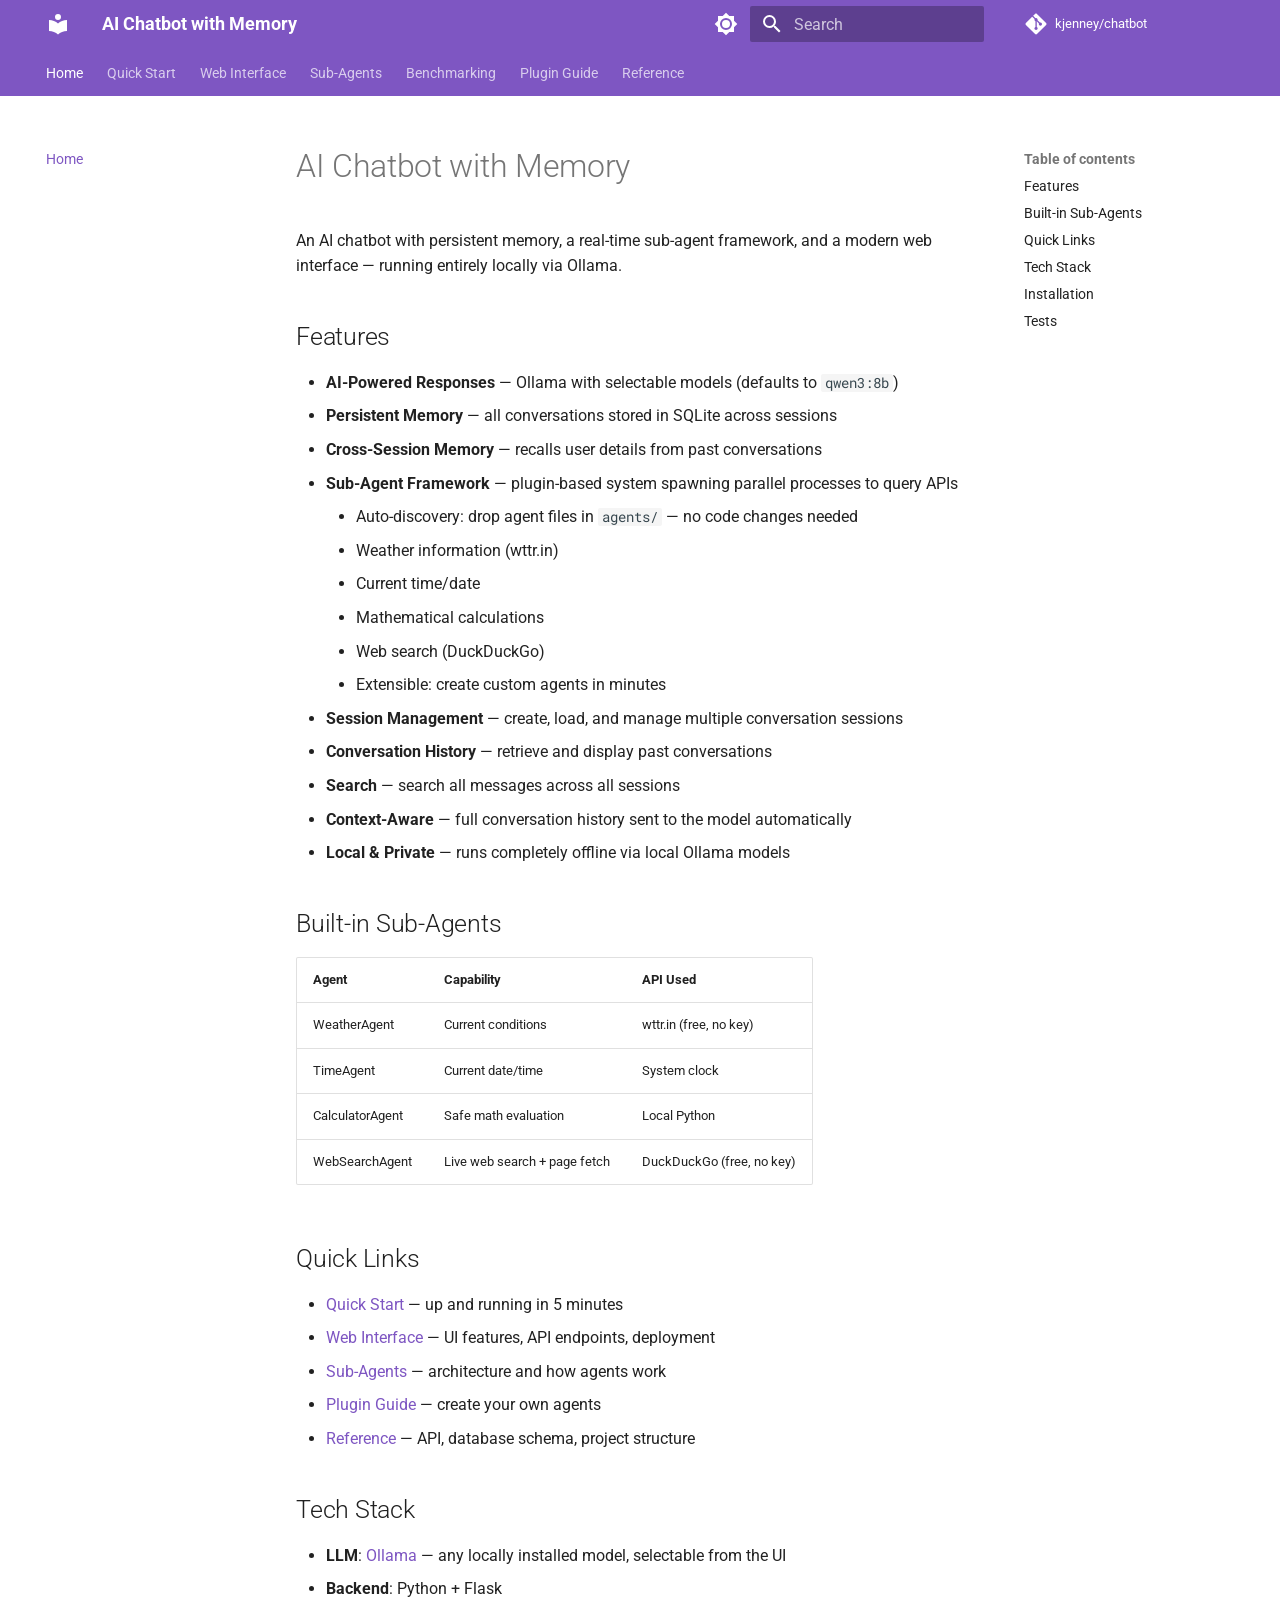
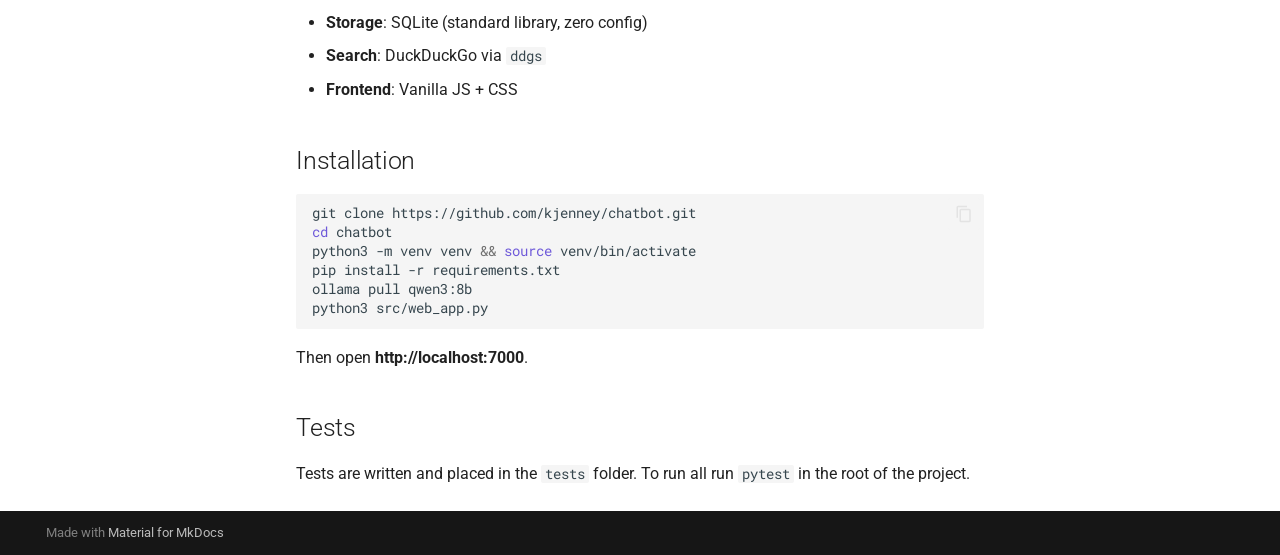
<file: index.html>
<!doctype html>
<html lang="en" class="no-js">
  <head>
    
      <meta charset="utf-8">
      <meta name="viewport" content="width=device-width,initial-scale=1">
      
        <meta name="description" content="A persistent AI chatbot powered by Ollama with a sub-agent framework and web interface">
      
      
      
        <link rel="canonical" href="https://kjenney.github.io/chatbot/">
      
      
      
        <link rel="next" href="QUICKSTART/">
      
      
        
      
      
      <link rel="icon" href="assets/images/favicon.png">
      <meta name="generator" content="mkdocs-1.6.1, mkdocs-material-9.7.6">
    
    
      
        <title>AI Chatbot with Memory</title>
      
    
    
      <link rel="stylesheet" href="assets/stylesheets/main.484c7ddc.min.css">
      
        
        <link rel="stylesheet" href="assets/stylesheets/palette.ab4e12ef.min.css">
      
      


    
    
      
    
    
      
        
        
        <link rel="preconnect" href="https://fonts.gstatic.com" crossorigin>
        <link rel="stylesheet" href="https://fonts.googleapis.com/css?family=Roboto:300,300i,400,400i,700,700i%7CRoboto+Mono:400,400i,700,700i&display=fallback">
        <style>:root{--md-text-font:"Roboto";--md-code-font:"Roboto Mono"}</style>
      
    
    
    <script>__md_scope=new URL(".",location),__md_hash=e=>[...e].reduce(((e,_)=>(e<<5)-e+_.charCodeAt(0)),0),__md_get=(e,_=localStorage,t=__md_scope)=>JSON.parse(_.getItem(t.pathname+"."+e)),__md_set=(e,_,t=localStorage,a=__md_scope)=>{try{t.setItem(a.pathname+"."+e,JSON.stringify(_))}catch(e){}}</script>
    
      

    
    
  </head>
  
  
    
    
      
    
    
    
    
    <body dir="ltr" data-md-color-scheme="default" data-md-color-primary="deep-purple" data-md-color-accent="purple">
  
    
    <input class="md-toggle" data-md-toggle="drawer" type="checkbox" id="__drawer" autocomplete="off">
    <input class="md-toggle" data-md-toggle="search" type="checkbox" id="__search" autocomplete="off">
    <label class="md-overlay" for="__drawer"></label>
    <div data-md-component="skip">
      
        
        <a href="#ai-chatbot-with-memory" class="md-skip">
          Skip to content
        </a>
      
    </div>
    <div data-md-component="announce">
      
    </div>
    
    
      

<header class="md-header" data-md-component="header">
  <nav class="md-header__inner md-grid" aria-label="Header">
    <a href="." title="AI Chatbot with Memory" class="md-header__button md-logo" aria-label="AI Chatbot with Memory" data-md-component="logo">
      
  
  <svg xmlns="http://www.w3.org/2000/svg" viewBox="0 0 24 24"><path d="M12 8a3 3 0 0 0 3-3 3 3 0 0 0-3-3 3 3 0 0 0-3 3 3 3 0 0 0 3 3m0 3.54C9.64 9.35 6.5 8 3 8v11c3.5 0 6.64 1.35 9 3.54 2.36-2.19 5.5-3.54 9-3.54V8c-3.5 0-6.64 1.35-9 3.54"/></svg>

    </a>
    <label class="md-header__button md-icon" for="__drawer">
      
      <svg xmlns="http://www.w3.org/2000/svg" viewBox="0 0 24 24"><path d="M3 6h18v2H3zm0 5h18v2H3zm0 5h18v2H3z"/></svg>
    </label>
    <div class="md-header__title" data-md-component="header-title">
      <div class="md-header__ellipsis">
        <div class="md-header__topic">
          <span class="md-ellipsis">
            AI Chatbot with Memory
          </span>
        </div>
        <div class="md-header__topic" data-md-component="header-topic">
          <span class="md-ellipsis">
            
              Home
            
          </span>
        </div>
      </div>
    </div>
    
      
        <form class="md-header__option" data-md-component="palette">
  
    
    
    
    <input class="md-option" data-md-color-media="" data-md-color-scheme="default" data-md-color-primary="deep-purple" data-md-color-accent="purple"  aria-label="Switch to dark mode"  type="radio" name="__palette" id="__palette_0">
    
      <label class="md-header__button md-icon" title="Switch to dark mode" for="__palette_1" hidden>
        <svg xmlns="http://www.w3.org/2000/svg" viewBox="0 0 24 24"><path d="M12 8a4 4 0 0 0-4 4 4 4 0 0 0 4 4 4 4 0 0 0 4-4 4 4 0 0 0-4-4m0 10a6 6 0 0 1-6-6 6 6 0 0 1 6-6 6 6 0 0 1 6 6 6 6 0 0 1-6 6m8-9.31V4h-4.69L12 .69 8.69 4H4v4.69L.69 12 4 15.31V20h4.69L12 23.31 15.31 20H20v-4.69L23.31 12z"/></svg>
      </label>
    
  
    
    
    
    <input class="md-option" data-md-color-media="" data-md-color-scheme="slate" data-md-color-primary="deep-purple" data-md-color-accent="purple"  aria-label="Switch to light mode"  type="radio" name="__palette" id="__palette_1">
    
      <label class="md-header__button md-icon" title="Switch to light mode" for="__palette_0" hidden>
        <svg xmlns="http://www.w3.org/2000/svg" viewBox="0 0 24 24"><path d="M12 18c-.89 0-1.74-.2-2.5-.55C11.56 16.5 13 14.42 13 12s-1.44-4.5-3.5-5.45C10.26 6.2 11.11 6 12 6a6 6 0 0 1 6 6 6 6 0 0 1-6 6m8-9.31V4h-4.69L12 .69 8.69 4H4v4.69L.69 12 4 15.31V20h4.69L12 23.31 15.31 20H20v-4.69L23.31 12z"/></svg>
      </label>
    
  
</form>
      
    
    
      <script>var palette=__md_get("__palette");if(palette&&palette.color){if("(prefers-color-scheme)"===palette.color.media){var media=matchMedia("(prefers-color-scheme: light)"),input=document.querySelector(media.matches?"[data-md-color-media='(prefers-color-scheme: light)']":"[data-md-color-media='(prefers-color-scheme: dark)']");palette.color.media=input.getAttribute("data-md-color-media"),palette.color.scheme=input.getAttribute("data-md-color-scheme"),palette.color.primary=input.getAttribute("data-md-color-primary"),palette.color.accent=input.getAttribute("data-md-color-accent")}for(var[key,value]of Object.entries(palette.color))document.body.setAttribute("data-md-color-"+key,value)}</script>
    
    
    
      
      
        <label class="md-header__button md-icon" for="__search">
          
          <svg xmlns="http://www.w3.org/2000/svg" viewBox="0 0 24 24"><path d="M9.5 3A6.5 6.5 0 0 1 16 9.5c0 1.61-.59 3.09-1.56 4.23l.27.27h.79l5 5-1.5 1.5-5-5v-.79l-.27-.27A6.52 6.52 0 0 1 9.5 16 6.5 6.5 0 0 1 3 9.5 6.5 6.5 0 0 1 9.5 3m0 2C7 5 5 7 5 9.5S7 14 9.5 14 14 12 14 9.5 12 5 9.5 5"/></svg>
        </label>
        <div class="md-search" data-md-component="search" role="dialog">
  <label class="md-search__overlay" for="__search"></label>
  <div class="md-search__inner" role="search">
    <form class="md-search__form" name="search">
      <input type="text" class="md-search__input" name="query" aria-label="Search" placeholder="Search" autocapitalize="off" autocorrect="off" autocomplete="off" spellcheck="false" data-md-component="search-query" required>
      <label class="md-search__icon md-icon" for="__search">
        
        <svg xmlns="http://www.w3.org/2000/svg" viewBox="0 0 24 24"><path d="M9.5 3A6.5 6.5 0 0 1 16 9.5c0 1.61-.59 3.09-1.56 4.23l.27.27h.79l5 5-1.5 1.5-5-5v-.79l-.27-.27A6.52 6.52 0 0 1 9.5 16 6.5 6.5 0 0 1 3 9.5 6.5 6.5 0 0 1 9.5 3m0 2C7 5 5 7 5 9.5S7 14 9.5 14 14 12 14 9.5 12 5 9.5 5"/></svg>
        
        <svg xmlns="http://www.w3.org/2000/svg" viewBox="0 0 24 24"><path d="M20 11v2H8l5.5 5.5-1.42 1.42L4.16 12l7.92-7.92L13.5 5.5 8 11z"/></svg>
      </label>
      <nav class="md-search__options" aria-label="Search">
        
        <button type="reset" class="md-search__icon md-icon" title="Clear" aria-label="Clear" tabindex="-1">
          
          <svg xmlns="http://www.w3.org/2000/svg" viewBox="0 0 24 24"><path d="M19 6.41 17.59 5 12 10.59 6.41 5 5 6.41 10.59 12 5 17.59 6.41 19 12 13.41 17.59 19 19 17.59 13.41 12z"/></svg>
        </button>
      </nav>
      
        <div class="md-search__suggest" data-md-component="search-suggest"></div>
      
    </form>
    <div class="md-search__output">
      <div class="md-search__scrollwrap" tabindex="0" data-md-scrollfix>
        <div class="md-search-result" data-md-component="search-result">
          <div class="md-search-result__meta">
            Initializing search
          </div>
          <ol class="md-search-result__list" role="presentation"></ol>
        </div>
      </div>
    </div>
  </div>
</div>
      
    
    
      <div class="md-header__source">
        <a href="https://github.com/kjenney/chatbot" title="Go to repository" class="md-source" data-md-component="source">
  <div class="md-source__icon md-icon">
    
    <svg xmlns="http://www.w3.org/2000/svg" viewBox="0 0 448 512"><!--! Font Awesome Free 7.1.0 by @fontawesome - https://fontawesome.com License - https://fontawesome.com/license/free (Icons: CC BY 4.0, Fonts: SIL OFL 1.1, Code: MIT License) Copyright 2025 Fonticons, Inc.--><path d="M439.6 236.1 244 40.5c-5.4-5.5-12.8-8.5-20.4-8.5s-15 3-20.4 8.4L162.5 81l51.5 51.5c27.1-9.1 52.7 16.8 43.4 43.7l49.7 49.7c34.2-11.8 61.2 31 35.5 56.7-26.5 26.5-70.2-2.9-56-37.3L240.3 199v121.9c25.3 12.5 22.3 41.8 9.1 55-6.4 6.4-15.2 10.1-24.3 10.1s-17.8-3.6-24.3-10.1c-17.6-17.6-11.1-46.9 11.2-56v-123c-20.8-8.5-24.6-30.7-18.6-45L142.6 101 8.5 235.1C3 240.6 0 247.9 0 255.5s3 15 8.5 20.4l195.6 195.7c5.4 5.4 12.7 8.4 20.4 8.4s15-3 20.4-8.4l194.7-194.7c5.4-5.4 8.4-12.8 8.4-20.4s-3-15-8.4-20.4"/></svg>
  </div>
  <div class="md-source__repository">
    kjenney/chatbot
  </div>
</a>
      </div>
    
  </nav>
  
</header>
    
    <div class="md-container" data-md-component="container">
      
      
        
          
            
<nav class="md-tabs" aria-label="Tabs" data-md-component="tabs">
  <div class="md-grid">
    <ul class="md-tabs__list">
      
        
  
  
  
    
  
  
    <li class="md-tabs__item md-tabs__item--active">
      <a href="." class="md-tabs__link">
        
  
  
    
  
  Home

      </a>
    </li>
  

      
        
  
  
  
  
    <li class="md-tabs__item">
      <a href="QUICKSTART/" class="md-tabs__link">
        
  
  
    
  
  Quick Start

      </a>
    </li>
  

      
        
  
  
  
  
    <li class="md-tabs__item">
      <a href="WEB_INTERFACE/" class="md-tabs__link">
        
  
  
    
  
  Web Interface

      </a>
    </li>
  

      
        
  
  
  
  
    
    
      <li class="md-tabs__item">
        <a href="SUB_AGENTS/" class="md-tabs__link">
          
  
  
  Sub-Agents

        </a>
      </li>
    
  

      
        
  
  
  
  
    <li class="md-tabs__item">
      <a href="BENCHMARKING/" class="md-tabs__link">
        
  
  
    
  
  Benchmarking

      </a>
    </li>
  

      
        
  
  
  
  
    <li class="md-tabs__item">
      <a href="PLUGIN_GUIDE/" class="md-tabs__link">
        
  
  
    
  
  Plugin Guide

      </a>
    </li>
  

      
        
  
  
  
  
    <li class="md-tabs__item">
      <a href="reference/" class="md-tabs__link">
        
  
  
    
  
  Reference

      </a>
    </li>
  

      
    </ul>
  </div>
</nav>
          
        
      
      <main class="md-main" data-md-component="main">
        <div class="md-main__inner md-grid">
          
            
              
              <div class="md-sidebar md-sidebar--primary" data-md-component="sidebar" data-md-type="navigation" >
                <div class="md-sidebar__scrollwrap">
                  <div class="md-sidebar__inner">
                    


  


<nav class="md-nav md-nav--primary md-nav--lifted" aria-label="Navigation" data-md-level="0">
  <label class="md-nav__title" for="__drawer">
    <a href="." title="AI Chatbot with Memory" class="md-nav__button md-logo" aria-label="AI Chatbot with Memory" data-md-component="logo">
      
  
  <svg xmlns="http://www.w3.org/2000/svg" viewBox="0 0 24 24"><path d="M12 8a3 3 0 0 0 3-3 3 3 0 0 0-3-3 3 3 0 0 0-3 3 3 3 0 0 0 3 3m0 3.54C9.64 9.35 6.5 8 3 8v11c3.5 0 6.64 1.35 9 3.54 2.36-2.19 5.5-3.54 9-3.54V8c-3.5 0-6.64 1.35-9 3.54"/></svg>

    </a>
    AI Chatbot with Memory
  </label>
  
    <div class="md-nav__source">
      <a href="https://github.com/kjenney/chatbot" title="Go to repository" class="md-source" data-md-component="source">
  <div class="md-source__icon md-icon">
    
    <svg xmlns="http://www.w3.org/2000/svg" viewBox="0 0 448 512"><!--! Font Awesome Free 7.1.0 by @fontawesome - https://fontawesome.com License - https://fontawesome.com/license/free (Icons: CC BY 4.0, Fonts: SIL OFL 1.1, Code: MIT License) Copyright 2025 Fonticons, Inc.--><path d="M439.6 236.1 244 40.5c-5.4-5.5-12.8-8.5-20.4-8.5s-15 3-20.4 8.4L162.5 81l51.5 51.5c27.1-9.1 52.7 16.8 43.4 43.7l49.7 49.7c34.2-11.8 61.2 31 35.5 56.7-26.5 26.5-70.2-2.9-56-37.3L240.3 199v121.9c25.3 12.5 22.3 41.8 9.1 55-6.4 6.4-15.2 10.1-24.3 10.1s-17.8-3.6-24.3-10.1c-17.6-17.6-11.1-46.9 11.2-56v-123c-20.8-8.5-24.6-30.7-18.6-45L142.6 101 8.5 235.1C3 240.6 0 247.9 0 255.5s3 15 8.5 20.4l195.6 195.7c5.4 5.4 12.7 8.4 20.4 8.4s15-3 20.4-8.4l194.7-194.7c5.4-5.4 8.4-12.8 8.4-20.4s-3-15-8.4-20.4"/></svg>
  </div>
  <div class="md-source__repository">
    kjenney/chatbot
  </div>
</a>
    </div>
  
  <ul class="md-nav__list" data-md-scrollfix>
    
      
      
  
  
    
  
  
  
    <li class="md-nav__item md-nav__item--active">
      
      <input class="md-nav__toggle md-toggle" type="checkbox" id="__toc">
      
      
        
      
      
        <label class="md-nav__link md-nav__link--active" for="__toc">
          
  
  
  <span class="md-ellipsis">
    
  
    Home
  

    
  </span>
  
  

          <span class="md-nav__icon md-icon"></span>
        </label>
      
      <a href="." class="md-nav__link md-nav__link--active">
        
  
  
  <span class="md-ellipsis">
    
  
    Home
  

    
  </span>
  
  

      </a>
      
        

<nav class="md-nav md-nav--secondary" aria-label="Table of contents">
  
  
  
    
  
  
    <label class="md-nav__title" for="__toc">
      <span class="md-nav__icon md-icon"></span>
      Table of contents
    </label>
    <ul class="md-nav__list" data-md-component="toc" data-md-scrollfix>
      
        <li class="md-nav__item">
  <a href="#features" class="md-nav__link">
    <span class="md-ellipsis">
      
        Features
      
    </span>
  </a>
  
</li>
      
        <li class="md-nav__item">
  <a href="#built-in-sub-agents" class="md-nav__link">
    <span class="md-ellipsis">
      
        Built-in Sub-Agents
      
    </span>
  </a>
  
</li>
      
        <li class="md-nav__item">
  <a href="#quick-links" class="md-nav__link">
    <span class="md-ellipsis">
      
        Quick Links
      
    </span>
  </a>
  
</li>
      
        <li class="md-nav__item">
  <a href="#tech-stack" class="md-nav__link">
    <span class="md-ellipsis">
      
        Tech Stack
      
    </span>
  </a>
  
</li>
      
        <li class="md-nav__item">
  <a href="#installation" class="md-nav__link">
    <span class="md-ellipsis">
      
        Installation
      
    </span>
  </a>
  
</li>
      
        <li class="md-nav__item">
  <a href="#tests" class="md-nav__link">
    <span class="md-ellipsis">
      
        Tests
      
    </span>
  </a>
  
</li>
      
    </ul>
  
</nav>
      
    </li>
  

    
      
      
  
  
  
  
    <li class="md-nav__item">
      <a href="QUICKSTART/" class="md-nav__link">
        
  
  
  <span class="md-ellipsis">
    
  
    Quick Start
  

    
  </span>
  
  

      </a>
    </li>
  

    
      
      
  
  
  
  
    <li class="md-nav__item">
      <a href="WEB_INTERFACE/" class="md-nav__link">
        
  
  
  <span class="md-ellipsis">
    
  
    Web Interface
  

    
  </span>
  
  

      </a>
    </li>
  

    
      
      
  
  
  
  
    
    
    
    
      
      
        
      
    
    
    <li class="md-nav__item md-nav__item--nested">
      
        
        
        <input class="md-nav__toggle md-toggle " type="checkbox" id="__nav_4" >
        
          
          <label class="md-nav__link" for="__nav_4" id="__nav_4_label" tabindex="0">
            
  
  
  <span class="md-ellipsis">
    
  
    Sub-Agents
  

    
  </span>
  
  

            <span class="md-nav__icon md-icon"></span>
          </label>
        
        <nav class="md-nav" data-md-level="1" aria-labelledby="__nav_4_label" aria-expanded="false">
          <label class="md-nav__title" for="__nav_4">
            <span class="md-nav__icon md-icon"></span>
            
  
    Sub-Agents
  

          </label>
          <ul class="md-nav__list" data-md-scrollfix>
            
              
                
  
  
  
  
    <li class="md-nav__item">
      <a href="SUB_AGENTS/" class="md-nav__link">
        
  
  
  <span class="md-ellipsis">
    
  
    Overview
  

    
  </span>
  
  

      </a>
    </li>
  

              
            
              
                
  
  
  
  
    <li class="md-nav__item">
      <a href="GMAIL_AGENT/" class="md-nav__link">
        
  
  
  <span class="md-ellipsis">
    
  
    Gmail Agent
  

    
  </span>
  
  

      </a>
    </li>
  

              
            
          </ul>
        </nav>
      
    </li>
  

    
      
      
  
  
  
  
    <li class="md-nav__item">
      <a href="BENCHMARKING/" class="md-nav__link">
        
  
  
  <span class="md-ellipsis">
    
  
    Benchmarking
  

    
  </span>
  
  

      </a>
    </li>
  

    
      
      
  
  
  
  
    <li class="md-nav__item">
      <a href="PLUGIN_GUIDE/" class="md-nav__link">
        
  
  
  <span class="md-ellipsis">
    
  
    Plugin Guide
  

    
  </span>
  
  

      </a>
    </li>
  

    
      
      
  
  
  
  
    <li class="md-nav__item">
      <a href="reference/" class="md-nav__link">
        
  
  
  <span class="md-ellipsis">
    
  
    Reference
  

    
  </span>
  
  

      </a>
    </li>
  

    
  </ul>
</nav>
                  </div>
                </div>
              </div>
            
            
              
              <div class="md-sidebar md-sidebar--secondary" data-md-component="sidebar" data-md-type="toc" >
                <div class="md-sidebar__scrollwrap">
                  <div class="md-sidebar__inner">
                    

<nav class="md-nav md-nav--secondary" aria-label="Table of contents">
  
  
  
    
  
  
    <label class="md-nav__title" for="__toc">
      <span class="md-nav__icon md-icon"></span>
      Table of contents
    </label>
    <ul class="md-nav__list" data-md-component="toc" data-md-scrollfix>
      
        <li class="md-nav__item">
  <a href="#features" class="md-nav__link">
    <span class="md-ellipsis">
      
        Features
      
    </span>
  </a>
  
</li>
      
        <li class="md-nav__item">
  <a href="#built-in-sub-agents" class="md-nav__link">
    <span class="md-ellipsis">
      
        Built-in Sub-Agents
      
    </span>
  </a>
  
</li>
      
        <li class="md-nav__item">
  <a href="#quick-links" class="md-nav__link">
    <span class="md-ellipsis">
      
        Quick Links
      
    </span>
  </a>
  
</li>
      
        <li class="md-nav__item">
  <a href="#tech-stack" class="md-nav__link">
    <span class="md-ellipsis">
      
        Tech Stack
      
    </span>
  </a>
  
</li>
      
        <li class="md-nav__item">
  <a href="#installation" class="md-nav__link">
    <span class="md-ellipsis">
      
        Installation
      
    </span>
  </a>
  
</li>
      
        <li class="md-nav__item">
  <a href="#tests" class="md-nav__link">
    <span class="md-ellipsis">
      
        Tests
      
    </span>
  </a>
  
</li>
      
    </ul>
  
</nav>
                  </div>
                </div>
              </div>
            
          
          
            <div class="md-content" data-md-component="content">
              
              <article class="md-content__inner md-typeset">
                
                  


  
  


<h1 id="ai-chatbot-with-memory">AI Chatbot with Memory<a class="headerlink" href="#ai-chatbot-with-memory" title="Permanent link">&para;</a></h1>
<p>An AI chatbot with persistent memory, a real-time sub-agent framework, and a modern web interface — running entirely locally via Ollama.</p>
<h2 id="features">Features<a class="headerlink" href="#features" title="Permanent link">&para;</a></h2>
<ul>
<li><strong>AI-Powered Responses</strong> — Ollama with selectable models (defaults to <code>qwen3:8b</code>)</li>
<li><strong>Persistent Memory</strong> — all conversations stored in SQLite across sessions</li>
<li><strong>Cross-Session Memory</strong> — recalls user details from past conversations</li>
<li><strong>Sub-Agent Framework</strong> — plugin-based system spawning parallel processes to query APIs<ul>
<li>Auto-discovery: drop agent files in <code>agents/</code> — no code changes needed</li>
<li>Weather information (wttr.in)</li>
<li>Current time/date</li>
<li>Mathematical calculations</li>
<li>Web search (DuckDuckGo)</li>
<li>Extensible: create custom agents in minutes</li>
</ul>
</li>
<li><strong>Session Management</strong> — create, load, and manage multiple conversation sessions</li>
<li><strong>Conversation History</strong> — retrieve and display past conversations</li>
<li><strong>Search</strong> — search all messages across all sessions</li>
<li><strong>Context-Aware</strong> — full conversation history sent to the model automatically</li>
<li><strong>Local &amp; Private</strong> — runs completely offline via local Ollama models</li>
</ul>
<h2 id="built-in-sub-agents">Built-in Sub-Agents<a class="headerlink" href="#built-in-sub-agents" title="Permanent link">&para;</a></h2>
<table>
<thead>
<tr>
<th>Agent</th>
<th>Capability</th>
<th>API Used</th>
</tr>
</thead>
<tbody>
<tr>
<td>WeatherAgent</td>
<td>Current conditions</td>
<td>wttr.in (free, no key)</td>
</tr>
<tr>
<td>TimeAgent</td>
<td>Current date/time</td>
<td>System clock</td>
</tr>
<tr>
<td>CalculatorAgent</td>
<td>Safe math evaluation</td>
<td>Local Python</td>
</tr>
<tr>
<td>WebSearchAgent</td>
<td>Live web search + page fetch</td>
<td>DuckDuckGo (free, no key)</td>
</tr>
</tbody>
</table>
<h2 id="quick-links">Quick Links<a class="headerlink" href="#quick-links" title="Permanent link">&para;</a></h2>
<ul>
<li><a href="QUICKSTART/">Quick Start</a> — up and running in 5 minutes</li>
<li><a href="WEB_INTERFACE/">Web Interface</a> — UI features, API endpoints, deployment</li>
<li><a href="SUB_AGENTS/">Sub-Agents</a> — architecture and how agents work</li>
<li><a href="PLUGIN_GUIDE/">Plugin Guide</a> — create your own agents</li>
<li><a href="reference/">Reference</a> — API, database schema, project structure</li>
</ul>
<h2 id="tech-stack">Tech Stack<a class="headerlink" href="#tech-stack" title="Permanent link">&para;</a></h2>
<ul>
<li><strong>LLM</strong>: <a href="https://ollama.ai">Ollama</a> — any locally installed model, selectable from the UI</li>
<li><strong>Backend</strong>: Python + Flask</li>
<li><strong>Storage</strong>: SQLite (standard library, zero config)</li>
<li><strong>Search</strong>: DuckDuckGo via <code>ddgs</code></li>
<li><strong>Frontend</strong>: Vanilla JS + CSS</li>
</ul>
<h2 id="installation">Installation<a class="headerlink" href="#installation" title="Permanent link">&para;</a></h2>
<div class="highlight"><pre><span></span><code><a id="__codelineno-0-1" name="__codelineno-0-1" href="#__codelineno-0-1"></a>git<span class="w"> </span>clone<span class="w"> </span>https://github.com/kjenney/chatbot.git
<a id="__codelineno-0-2" name="__codelineno-0-2" href="#__codelineno-0-2"></a><span class="nb">cd</span><span class="w"> </span>chatbot
<a id="__codelineno-0-3" name="__codelineno-0-3" href="#__codelineno-0-3"></a>python3<span class="w"> </span>-m<span class="w"> </span>venv<span class="w"> </span>venv<span class="w"> </span><span class="o">&amp;&amp;</span><span class="w"> </span><span class="nb">source</span><span class="w"> </span>venv/bin/activate
<a id="__codelineno-0-4" name="__codelineno-0-4" href="#__codelineno-0-4"></a>pip<span class="w"> </span>install<span class="w"> </span>-r<span class="w"> </span>requirements.txt
<a id="__codelineno-0-5" name="__codelineno-0-5" href="#__codelineno-0-5"></a>ollama<span class="w"> </span>pull<span class="w"> </span>qwen3:8b
<a id="__codelineno-0-6" name="__codelineno-0-6" href="#__codelineno-0-6"></a>python3<span class="w"> </span>src/web_app.py
</code></pre></div>
<p>Then open <strong>http://localhost:7000</strong>.</p>
<h2 id="tests">Tests<a class="headerlink" href="#tests" title="Permanent link">&para;</a></h2>
<p>Tests are written and placed in the <code>tests</code> folder. To run all run <code>pytest</code> in the root of the project.</p>












                
              </article>
            </div>
          
          
<script>var target=document.getElementById(location.hash.slice(1));target&&target.name&&(target.checked=target.name.startsWith("__tabbed_"))</script>
        </div>
        
          <button type="button" class="md-top md-icon" data-md-component="top" hidden>
  
  <svg xmlns="http://www.w3.org/2000/svg" viewBox="0 0 24 24"><path d="M13 20h-2V8l-5.5 5.5-1.42-1.42L12 4.16l7.92 7.92-1.42 1.42L13 8z"/></svg>
  Back to top
</button>
        
      </main>
      
        <footer class="md-footer">
  
  <div class="md-footer-meta md-typeset">
    <div class="md-footer-meta__inner md-grid">
      <div class="md-copyright">
  
  
    Made with
    <a href="https://squidfunk.github.io/mkdocs-material/" target="_blank" rel="noopener">
      Material for MkDocs
    </a>
  
</div>
      
    </div>
  </div>
</footer>
      
    </div>
    <div class="md-dialog" data-md-component="dialog">
      <div class="md-dialog__inner md-typeset"></div>
    </div>
    
    
    
      
      
      <script id="__config" type="application/json">{"annotate": null, "base": ".", "features": ["navigation.tabs", "navigation.sections", "navigation.top", "search.highlight", "search.suggest", "content.code.copy"], "search": "assets/javascripts/workers/search.2c215733.min.js", "tags": null, "translations": {"clipboard.copied": "Copied to clipboard", "clipboard.copy": "Copy to clipboard", "search.result.more.one": "1 more on this page", "search.result.more.other": "# more on this page", "search.result.none": "No matching documents", "search.result.one": "1 matching document", "search.result.other": "# matching documents", "search.result.placeholder": "Type to start searching", "search.result.term.missing": "Missing", "select.version": "Select version"}, "version": null}</script>
    
    
      <script src="assets/javascripts/bundle.79ae519e.min.js"></script>
      
    
  </body>
</html>
</file>
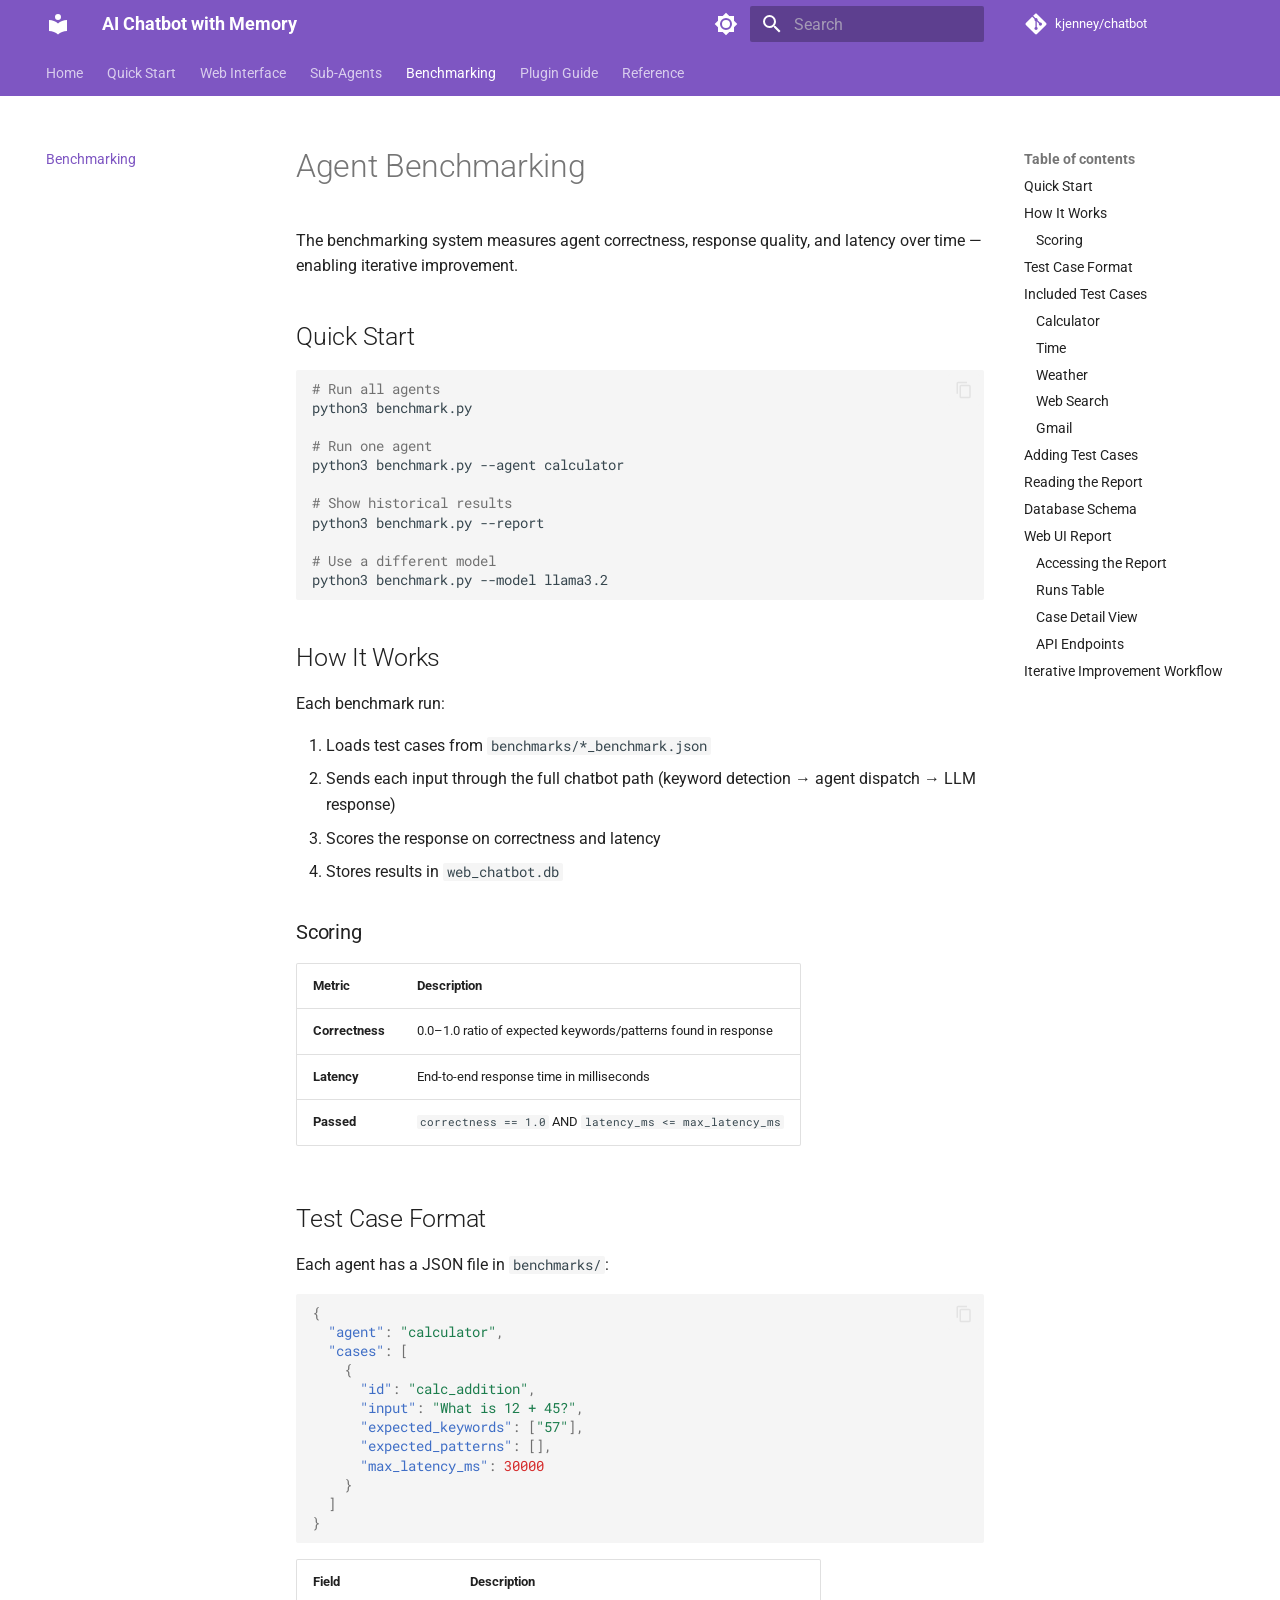
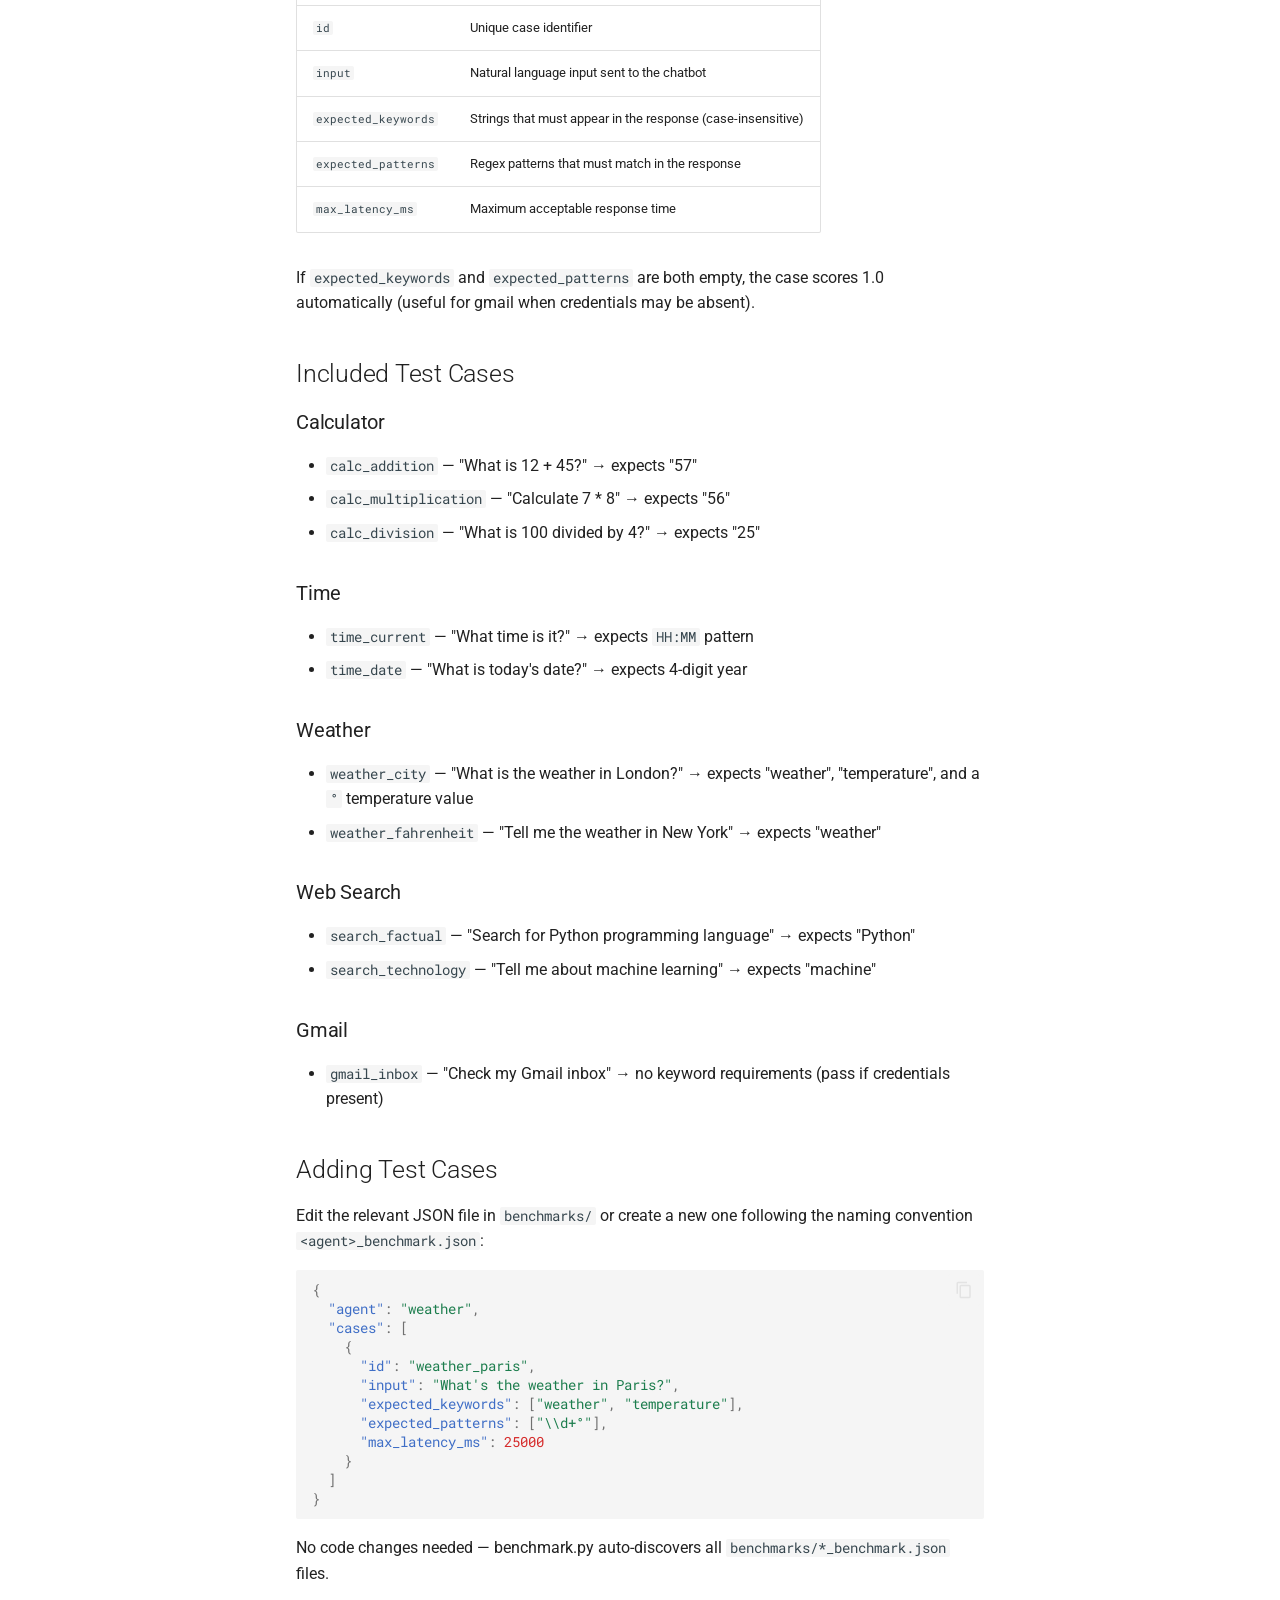
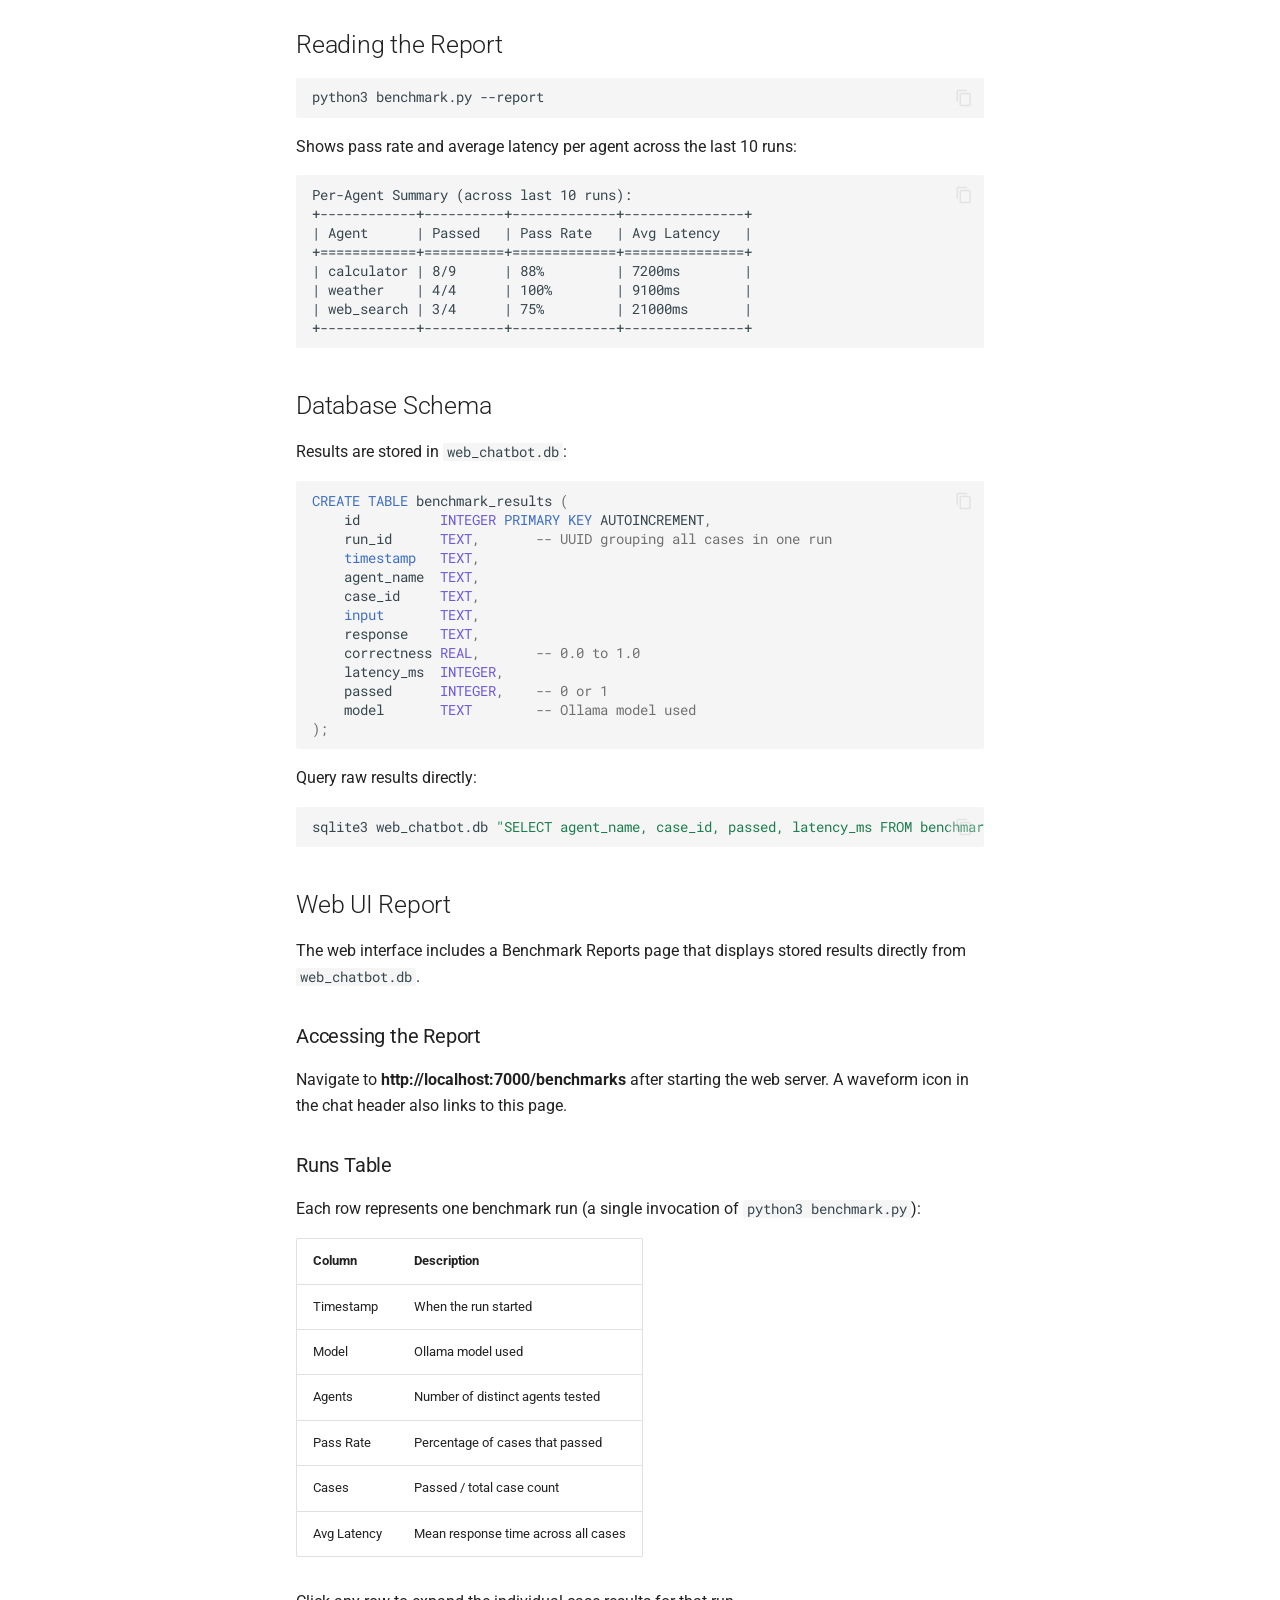
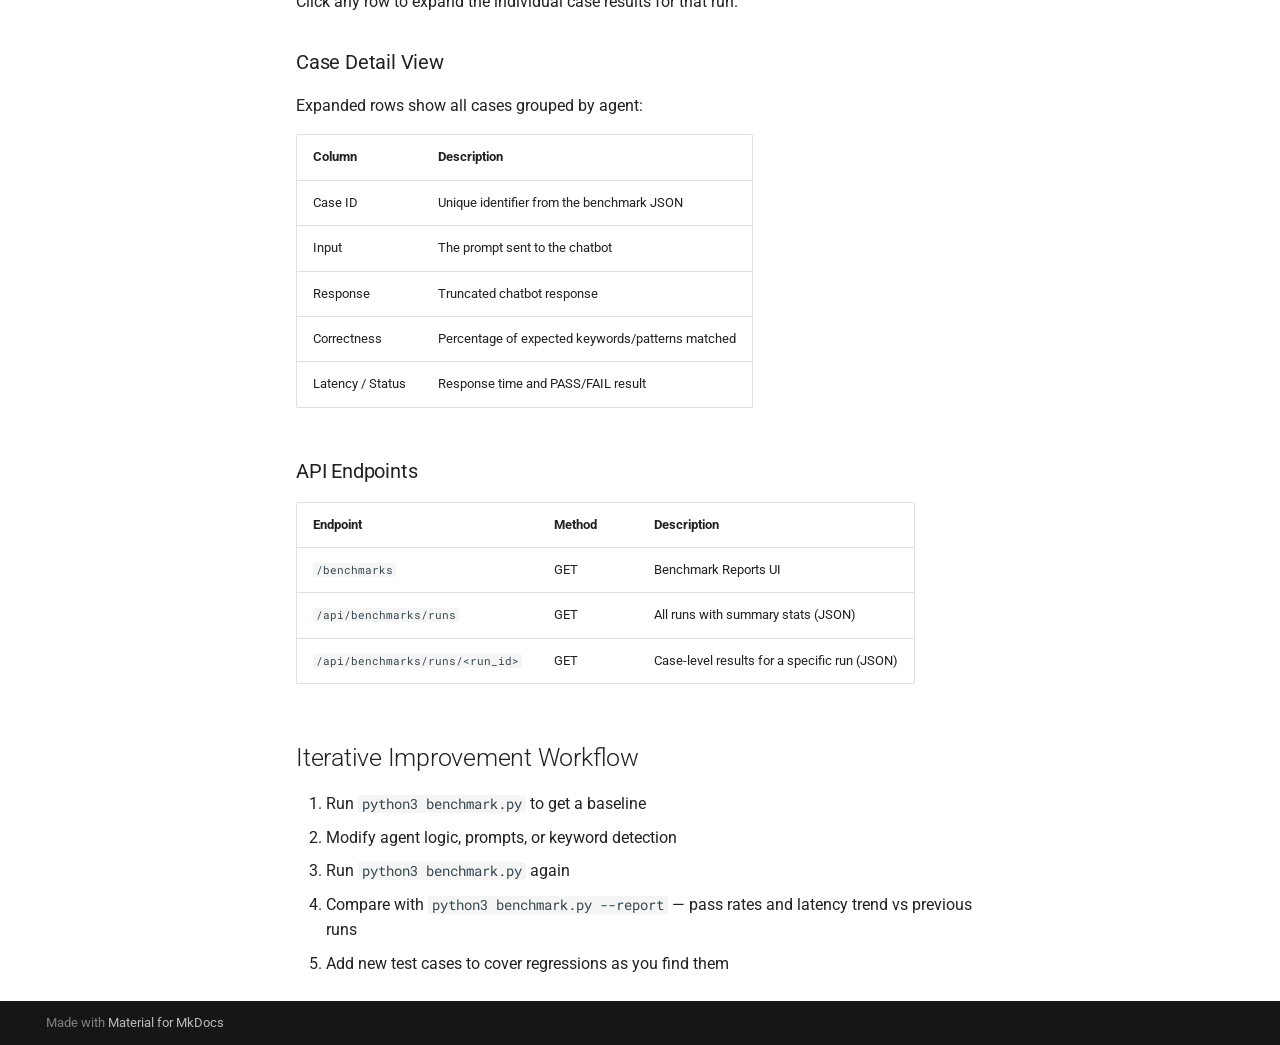
<file: BENCHMARKING/index.html>
<!doctype html>
<html lang="en" class="no-js">
  <head>
    
      <meta charset="utf-8">
      <meta name="viewport" content="width=device-width,initial-scale=1">
      
        <meta name="description" content="A persistent AI chatbot powered by Ollama with a sub-agent framework and web interface">
      
      
      
        <link rel="canonical" href="https://kjenney.github.io/chatbot/BENCHMARKING/">
      
      
        <link rel="prev" href="../GMAIL_AGENT/">
      
      
        <link rel="next" href="../PLUGIN_GUIDE/">
      
      
        
      
      
      <link rel="icon" href="../assets/images/favicon.png">
      <meta name="generator" content="mkdocs-1.6.1, mkdocs-material-9.7.6">
    
    
      
        <title>Benchmarking - AI Chatbot with Memory</title>
      
    
    
      <link rel="stylesheet" href="../assets/stylesheets/main.484c7ddc.min.css">
      
        
        <link rel="stylesheet" href="../assets/stylesheets/palette.ab4e12ef.min.css">
      
      


    
    
      
    
    
      
        
        
        <link rel="preconnect" href="https://fonts.gstatic.com" crossorigin>
        <link rel="stylesheet" href="https://fonts.googleapis.com/css?family=Roboto:300,300i,400,400i,700,700i%7CRoboto+Mono:400,400i,700,700i&display=fallback">
        <style>:root{--md-text-font:"Roboto";--md-code-font:"Roboto Mono"}</style>
      
    
    
    <script>__md_scope=new URL("..",location),__md_hash=e=>[...e].reduce(((e,_)=>(e<<5)-e+_.charCodeAt(0)),0),__md_get=(e,_=localStorage,t=__md_scope)=>JSON.parse(_.getItem(t.pathname+"."+e)),__md_set=(e,_,t=localStorage,a=__md_scope)=>{try{t.setItem(a.pathname+"."+e,JSON.stringify(_))}catch(e){}}</script>
    
      

    
    
  </head>
  
  
    
    
      
    
    
    
    
    <body dir="ltr" data-md-color-scheme="default" data-md-color-primary="deep-purple" data-md-color-accent="purple">
  
    
    <input class="md-toggle" data-md-toggle="drawer" type="checkbox" id="__drawer" autocomplete="off">
    <input class="md-toggle" data-md-toggle="search" type="checkbox" id="__search" autocomplete="off">
    <label class="md-overlay" for="__drawer"></label>
    <div data-md-component="skip">
      
        
        <a href="#agent-benchmarking" class="md-skip">
          Skip to content
        </a>
      
    </div>
    <div data-md-component="announce">
      
    </div>
    
    
      

<header class="md-header" data-md-component="header">
  <nav class="md-header__inner md-grid" aria-label="Header">
    <a href=".." title="AI Chatbot with Memory" class="md-header__button md-logo" aria-label="AI Chatbot with Memory" data-md-component="logo">
      
  
  <svg xmlns="http://www.w3.org/2000/svg" viewBox="0 0 24 24"><path d="M12 8a3 3 0 0 0 3-3 3 3 0 0 0-3-3 3 3 0 0 0-3 3 3 3 0 0 0 3 3m0 3.54C9.64 9.35 6.5 8 3 8v11c3.5 0 6.64 1.35 9 3.54 2.36-2.19 5.5-3.54 9-3.54V8c-3.5 0-6.64 1.35-9 3.54"/></svg>

    </a>
    <label class="md-header__button md-icon" for="__drawer">
      
      <svg xmlns="http://www.w3.org/2000/svg" viewBox="0 0 24 24"><path d="M3 6h18v2H3zm0 5h18v2H3zm0 5h18v2H3z"/></svg>
    </label>
    <div class="md-header__title" data-md-component="header-title">
      <div class="md-header__ellipsis">
        <div class="md-header__topic">
          <span class="md-ellipsis">
            AI Chatbot with Memory
          </span>
        </div>
        <div class="md-header__topic" data-md-component="header-topic">
          <span class="md-ellipsis">
            
              Benchmarking
            
          </span>
        </div>
      </div>
    </div>
    
      
        <form class="md-header__option" data-md-component="palette">
  
    
    
    
    <input class="md-option" data-md-color-media="" data-md-color-scheme="default" data-md-color-primary="deep-purple" data-md-color-accent="purple"  aria-label="Switch to dark mode"  type="radio" name="__palette" id="__palette_0">
    
      <label class="md-header__button md-icon" title="Switch to dark mode" for="__palette_1" hidden>
        <svg xmlns="http://www.w3.org/2000/svg" viewBox="0 0 24 24"><path d="M12 8a4 4 0 0 0-4 4 4 4 0 0 0 4 4 4 4 0 0 0 4-4 4 4 0 0 0-4-4m0 10a6 6 0 0 1-6-6 6 6 0 0 1 6-6 6 6 0 0 1 6 6 6 6 0 0 1-6 6m8-9.31V4h-4.69L12 .69 8.69 4H4v4.69L.69 12 4 15.31V20h4.69L12 23.31 15.31 20H20v-4.69L23.31 12z"/></svg>
      </label>
    
  
    
    
    
    <input class="md-option" data-md-color-media="" data-md-color-scheme="slate" data-md-color-primary="deep-purple" data-md-color-accent="purple"  aria-label="Switch to light mode"  type="radio" name="__palette" id="__palette_1">
    
      <label class="md-header__button md-icon" title="Switch to light mode" for="__palette_0" hidden>
        <svg xmlns="http://www.w3.org/2000/svg" viewBox="0 0 24 24"><path d="M12 18c-.89 0-1.74-.2-2.5-.55C11.56 16.5 13 14.42 13 12s-1.44-4.5-3.5-5.45C10.26 6.2 11.11 6 12 6a6 6 0 0 1 6 6 6 6 0 0 1-6 6m8-9.31V4h-4.69L12 .69 8.69 4H4v4.69L.69 12 4 15.31V20h4.69L12 23.31 15.31 20H20v-4.69L23.31 12z"/></svg>
      </label>
    
  
</form>
      
    
    
      <script>var palette=__md_get("__palette");if(palette&&palette.color){if("(prefers-color-scheme)"===palette.color.media){var media=matchMedia("(prefers-color-scheme: light)"),input=document.querySelector(media.matches?"[data-md-color-media='(prefers-color-scheme: light)']":"[data-md-color-media='(prefers-color-scheme: dark)']");palette.color.media=input.getAttribute("data-md-color-media"),palette.color.scheme=input.getAttribute("data-md-color-scheme"),palette.color.primary=input.getAttribute("data-md-color-primary"),palette.color.accent=input.getAttribute("data-md-color-accent")}for(var[key,value]of Object.entries(palette.color))document.body.setAttribute("data-md-color-"+key,value)}</script>
    
    
    
      
      
        <label class="md-header__button md-icon" for="__search">
          
          <svg xmlns="http://www.w3.org/2000/svg" viewBox="0 0 24 24"><path d="M9.5 3A6.5 6.5 0 0 1 16 9.5c0 1.61-.59 3.09-1.56 4.23l.27.27h.79l5 5-1.5 1.5-5-5v-.79l-.27-.27A6.52 6.52 0 0 1 9.5 16 6.5 6.5 0 0 1 3 9.5 6.5 6.5 0 0 1 9.5 3m0 2C7 5 5 7 5 9.5S7 14 9.5 14 14 12 14 9.5 12 5 9.5 5"/></svg>
        </label>
        <div class="md-search" data-md-component="search" role="dialog">
  <label class="md-search__overlay" for="__search"></label>
  <div class="md-search__inner" role="search">
    <form class="md-search__form" name="search">
      <input type="text" class="md-search__input" name="query" aria-label="Search" placeholder="Search" autocapitalize="off" autocorrect="off" autocomplete="off" spellcheck="false" data-md-component="search-query" required>
      <label class="md-search__icon md-icon" for="__search">
        
        <svg xmlns="http://www.w3.org/2000/svg" viewBox="0 0 24 24"><path d="M9.5 3A6.5 6.5 0 0 1 16 9.5c0 1.61-.59 3.09-1.56 4.23l.27.27h.79l5 5-1.5 1.5-5-5v-.79l-.27-.27A6.52 6.52 0 0 1 9.5 16 6.5 6.5 0 0 1 3 9.5 6.5 6.5 0 0 1 9.5 3m0 2C7 5 5 7 5 9.5S7 14 9.5 14 14 12 14 9.5 12 5 9.5 5"/></svg>
        
        <svg xmlns="http://www.w3.org/2000/svg" viewBox="0 0 24 24"><path d="M20 11v2H8l5.5 5.5-1.42 1.42L4.16 12l7.92-7.92L13.5 5.5 8 11z"/></svg>
      </label>
      <nav class="md-search__options" aria-label="Search">
        
        <button type="reset" class="md-search__icon md-icon" title="Clear" aria-label="Clear" tabindex="-1">
          
          <svg xmlns="http://www.w3.org/2000/svg" viewBox="0 0 24 24"><path d="M19 6.41 17.59 5 12 10.59 6.41 5 5 6.41 10.59 12 5 17.59 6.41 19 12 13.41 17.59 19 19 17.59 13.41 12z"/></svg>
        </button>
      </nav>
      
        <div class="md-search__suggest" data-md-component="search-suggest"></div>
      
    </form>
    <div class="md-search__output">
      <div class="md-search__scrollwrap" tabindex="0" data-md-scrollfix>
        <div class="md-search-result" data-md-component="search-result">
          <div class="md-search-result__meta">
            Initializing search
          </div>
          <ol class="md-search-result__list" role="presentation"></ol>
        </div>
      </div>
    </div>
  </div>
</div>
      
    
    
      <div class="md-header__source">
        <a href="https://github.com/kjenney/chatbot" title="Go to repository" class="md-source" data-md-component="source">
  <div class="md-source__icon md-icon">
    
    <svg xmlns="http://www.w3.org/2000/svg" viewBox="0 0 448 512"><!--! Font Awesome Free 7.1.0 by @fontawesome - https://fontawesome.com License - https://fontawesome.com/license/free (Icons: CC BY 4.0, Fonts: SIL OFL 1.1, Code: MIT License) Copyright 2025 Fonticons, Inc.--><path d="M439.6 236.1 244 40.5c-5.4-5.5-12.8-8.5-20.4-8.5s-15 3-20.4 8.4L162.5 81l51.5 51.5c27.1-9.1 52.7 16.8 43.4 43.7l49.7 49.7c34.2-11.8 61.2 31 35.5 56.7-26.5 26.5-70.2-2.9-56-37.3L240.3 199v121.9c25.3 12.5 22.3 41.8 9.1 55-6.4 6.4-15.2 10.1-24.3 10.1s-17.8-3.6-24.3-10.1c-17.6-17.6-11.1-46.9 11.2-56v-123c-20.8-8.5-24.6-30.7-18.6-45L142.6 101 8.5 235.1C3 240.6 0 247.9 0 255.5s3 15 8.5 20.4l195.6 195.7c5.4 5.4 12.7 8.4 20.4 8.4s15-3 20.4-8.4l194.7-194.7c5.4-5.4 8.4-12.8 8.4-20.4s-3-15-8.4-20.4"/></svg>
  </div>
  <div class="md-source__repository">
    kjenney/chatbot
  </div>
</a>
      </div>
    
  </nav>
  
</header>
    
    <div class="md-container" data-md-component="container">
      
      
        
          
            
<nav class="md-tabs" aria-label="Tabs" data-md-component="tabs">
  <div class="md-grid">
    <ul class="md-tabs__list">
      
        
  
  
  
  
    <li class="md-tabs__item">
      <a href=".." class="md-tabs__link">
        
  
  
    
  
  Home

      </a>
    </li>
  

      
        
  
  
  
  
    <li class="md-tabs__item">
      <a href="../QUICKSTART/" class="md-tabs__link">
        
  
  
    
  
  Quick Start

      </a>
    </li>
  

      
        
  
  
  
  
    <li class="md-tabs__item">
      <a href="../WEB_INTERFACE/" class="md-tabs__link">
        
  
  
    
  
  Web Interface

      </a>
    </li>
  

      
        
  
  
  
  
    
    
      <li class="md-tabs__item">
        <a href="../SUB_AGENTS/" class="md-tabs__link">
          
  
  
  Sub-Agents

        </a>
      </li>
    
  

      
        
  
  
  
    
  
  
    <li class="md-tabs__item md-tabs__item--active">
      <a href="./" class="md-tabs__link">
        
  
  
    
  
  Benchmarking

      </a>
    </li>
  

      
        
  
  
  
  
    <li class="md-tabs__item">
      <a href="../PLUGIN_GUIDE/" class="md-tabs__link">
        
  
  
    
  
  Plugin Guide

      </a>
    </li>
  

      
        
  
  
  
  
    <li class="md-tabs__item">
      <a href="../reference/" class="md-tabs__link">
        
  
  
    
  
  Reference

      </a>
    </li>
  

      
    </ul>
  </div>
</nav>
          
        
      
      <main class="md-main" data-md-component="main">
        <div class="md-main__inner md-grid">
          
            
              
              <div class="md-sidebar md-sidebar--primary" data-md-component="sidebar" data-md-type="navigation" >
                <div class="md-sidebar__scrollwrap">
                  <div class="md-sidebar__inner">
                    


  


<nav class="md-nav md-nav--primary md-nav--lifted" aria-label="Navigation" data-md-level="0">
  <label class="md-nav__title" for="__drawer">
    <a href=".." title="AI Chatbot with Memory" class="md-nav__button md-logo" aria-label="AI Chatbot with Memory" data-md-component="logo">
      
  
  <svg xmlns="http://www.w3.org/2000/svg" viewBox="0 0 24 24"><path d="M12 8a3 3 0 0 0 3-3 3 3 0 0 0-3-3 3 3 0 0 0-3 3 3 3 0 0 0 3 3m0 3.54C9.64 9.35 6.5 8 3 8v11c3.5 0 6.64 1.35 9 3.54 2.36-2.19 5.5-3.54 9-3.54V8c-3.5 0-6.64 1.35-9 3.54"/></svg>

    </a>
    AI Chatbot with Memory
  </label>
  
    <div class="md-nav__source">
      <a href="https://github.com/kjenney/chatbot" title="Go to repository" class="md-source" data-md-component="source">
  <div class="md-source__icon md-icon">
    
    <svg xmlns="http://www.w3.org/2000/svg" viewBox="0 0 448 512"><!--! Font Awesome Free 7.1.0 by @fontawesome - https://fontawesome.com License - https://fontawesome.com/license/free (Icons: CC BY 4.0, Fonts: SIL OFL 1.1, Code: MIT License) Copyright 2025 Fonticons, Inc.--><path d="M439.6 236.1 244 40.5c-5.4-5.5-12.8-8.5-20.4-8.5s-15 3-20.4 8.4L162.5 81l51.5 51.5c27.1-9.1 52.7 16.8 43.4 43.7l49.7 49.7c34.2-11.8 61.2 31 35.5 56.7-26.5 26.5-70.2-2.9-56-37.3L240.3 199v121.9c25.3 12.5 22.3 41.8 9.1 55-6.4 6.4-15.2 10.1-24.3 10.1s-17.8-3.6-24.3-10.1c-17.6-17.6-11.1-46.9 11.2-56v-123c-20.8-8.5-24.6-30.7-18.6-45L142.6 101 8.5 235.1C3 240.6 0 247.9 0 255.5s3 15 8.5 20.4l195.6 195.7c5.4 5.4 12.7 8.4 20.4 8.4s15-3 20.4-8.4l194.7-194.7c5.4-5.4 8.4-12.8 8.4-20.4s-3-15-8.4-20.4"/></svg>
  </div>
  <div class="md-source__repository">
    kjenney/chatbot
  </div>
</a>
    </div>
  
  <ul class="md-nav__list" data-md-scrollfix>
    
      
      
  
  
  
  
    <li class="md-nav__item">
      <a href=".." class="md-nav__link">
        
  
  
  <span class="md-ellipsis">
    
  
    Home
  

    
  </span>
  
  

      </a>
    </li>
  

    
      
      
  
  
  
  
    <li class="md-nav__item">
      <a href="../QUICKSTART/" class="md-nav__link">
        
  
  
  <span class="md-ellipsis">
    
  
    Quick Start
  

    
  </span>
  
  

      </a>
    </li>
  

    
      
      
  
  
  
  
    <li class="md-nav__item">
      <a href="../WEB_INTERFACE/" class="md-nav__link">
        
  
  
  <span class="md-ellipsis">
    
  
    Web Interface
  

    
  </span>
  
  

      </a>
    </li>
  

    
      
      
  
  
  
  
    
    
    
    
      
      
        
      
    
    
    <li class="md-nav__item md-nav__item--nested">
      
        
        
        <input class="md-nav__toggle md-toggle " type="checkbox" id="__nav_4" >
        
          
          <label class="md-nav__link" for="__nav_4" id="__nav_4_label" tabindex="0">
            
  
  
  <span class="md-ellipsis">
    
  
    Sub-Agents
  

    
  </span>
  
  

            <span class="md-nav__icon md-icon"></span>
          </label>
        
        <nav class="md-nav" data-md-level="1" aria-labelledby="__nav_4_label" aria-expanded="false">
          <label class="md-nav__title" for="__nav_4">
            <span class="md-nav__icon md-icon"></span>
            
  
    Sub-Agents
  

          </label>
          <ul class="md-nav__list" data-md-scrollfix>
            
              
                
  
  
  
  
    <li class="md-nav__item">
      <a href="../SUB_AGENTS/" class="md-nav__link">
        
  
  
  <span class="md-ellipsis">
    
  
    Overview
  

    
  </span>
  
  

      </a>
    </li>
  

              
            
              
                
  
  
  
  
    <li class="md-nav__item">
      <a href="../GMAIL_AGENT/" class="md-nav__link">
        
  
  
  <span class="md-ellipsis">
    
  
    Gmail Agent
  

    
  </span>
  
  

      </a>
    </li>
  

              
            
          </ul>
        </nav>
      
    </li>
  

    
      
      
  
  
    
  
  
  
    <li class="md-nav__item md-nav__item--active">
      
      <input class="md-nav__toggle md-toggle" type="checkbox" id="__toc">
      
      
        
      
      
        <label class="md-nav__link md-nav__link--active" for="__toc">
          
  
  
  <span class="md-ellipsis">
    
  
    Benchmarking
  

    
  </span>
  
  

          <span class="md-nav__icon md-icon"></span>
        </label>
      
      <a href="./" class="md-nav__link md-nav__link--active">
        
  
  
  <span class="md-ellipsis">
    
  
    Benchmarking
  

    
  </span>
  
  

      </a>
      
        

<nav class="md-nav md-nav--secondary" aria-label="Table of contents">
  
  
  
    
  
  
    <label class="md-nav__title" for="__toc">
      <span class="md-nav__icon md-icon"></span>
      Table of contents
    </label>
    <ul class="md-nav__list" data-md-component="toc" data-md-scrollfix>
      
        <li class="md-nav__item">
  <a href="#quick-start" class="md-nav__link">
    <span class="md-ellipsis">
      
        Quick Start
      
    </span>
  </a>
  
</li>
      
        <li class="md-nav__item">
  <a href="#how-it-works" class="md-nav__link">
    <span class="md-ellipsis">
      
        How It Works
      
    </span>
  </a>
  
    <nav class="md-nav" aria-label="How It Works">
      <ul class="md-nav__list">
        
          <li class="md-nav__item">
  <a href="#scoring" class="md-nav__link">
    <span class="md-ellipsis">
      
        Scoring
      
    </span>
  </a>
  
</li>
        
      </ul>
    </nav>
  
</li>
      
        <li class="md-nav__item">
  <a href="#test-case-format" class="md-nav__link">
    <span class="md-ellipsis">
      
        Test Case Format
      
    </span>
  </a>
  
</li>
      
        <li class="md-nav__item">
  <a href="#included-test-cases" class="md-nav__link">
    <span class="md-ellipsis">
      
        Included Test Cases
      
    </span>
  </a>
  
    <nav class="md-nav" aria-label="Included Test Cases">
      <ul class="md-nav__list">
        
          <li class="md-nav__item">
  <a href="#calculator" class="md-nav__link">
    <span class="md-ellipsis">
      
        Calculator
      
    </span>
  </a>
  
</li>
        
          <li class="md-nav__item">
  <a href="#time" class="md-nav__link">
    <span class="md-ellipsis">
      
        Time
      
    </span>
  </a>
  
</li>
        
          <li class="md-nav__item">
  <a href="#weather" class="md-nav__link">
    <span class="md-ellipsis">
      
        Weather
      
    </span>
  </a>
  
</li>
        
          <li class="md-nav__item">
  <a href="#web-search" class="md-nav__link">
    <span class="md-ellipsis">
      
        Web Search
      
    </span>
  </a>
  
</li>
        
          <li class="md-nav__item">
  <a href="#gmail" class="md-nav__link">
    <span class="md-ellipsis">
      
        Gmail
      
    </span>
  </a>
  
</li>
        
      </ul>
    </nav>
  
</li>
      
        <li class="md-nav__item">
  <a href="#adding-test-cases" class="md-nav__link">
    <span class="md-ellipsis">
      
        Adding Test Cases
      
    </span>
  </a>
  
</li>
      
        <li class="md-nav__item">
  <a href="#reading-the-report" class="md-nav__link">
    <span class="md-ellipsis">
      
        Reading the Report
      
    </span>
  </a>
  
</li>
      
        <li class="md-nav__item">
  <a href="#database-schema" class="md-nav__link">
    <span class="md-ellipsis">
      
        Database Schema
      
    </span>
  </a>
  
</li>
      
        <li class="md-nav__item">
  <a href="#web-ui-report" class="md-nav__link">
    <span class="md-ellipsis">
      
        Web UI Report
      
    </span>
  </a>
  
    <nav class="md-nav" aria-label="Web UI Report">
      <ul class="md-nav__list">
        
          <li class="md-nav__item">
  <a href="#accessing-the-report" class="md-nav__link">
    <span class="md-ellipsis">
      
        Accessing the Report
      
    </span>
  </a>
  
</li>
        
          <li class="md-nav__item">
  <a href="#runs-table" class="md-nav__link">
    <span class="md-ellipsis">
      
        Runs Table
      
    </span>
  </a>
  
</li>
        
          <li class="md-nav__item">
  <a href="#case-detail-view" class="md-nav__link">
    <span class="md-ellipsis">
      
        Case Detail View
      
    </span>
  </a>
  
</li>
        
          <li class="md-nav__item">
  <a href="#api-endpoints" class="md-nav__link">
    <span class="md-ellipsis">
      
        API Endpoints
      
    </span>
  </a>
  
</li>
        
      </ul>
    </nav>
  
</li>
      
        <li class="md-nav__item">
  <a href="#iterative-improvement-workflow" class="md-nav__link">
    <span class="md-ellipsis">
      
        Iterative Improvement Workflow
      
    </span>
  </a>
  
</li>
      
    </ul>
  
</nav>
      
    </li>
  

    
      
      
  
  
  
  
    <li class="md-nav__item">
      <a href="../PLUGIN_GUIDE/" class="md-nav__link">
        
  
  
  <span class="md-ellipsis">
    
  
    Plugin Guide
  

    
  </span>
  
  

      </a>
    </li>
  

    
      
      
  
  
  
  
    <li class="md-nav__item">
      <a href="../reference/" class="md-nav__link">
        
  
  
  <span class="md-ellipsis">
    
  
    Reference
  

    
  </span>
  
  

      </a>
    </li>
  

    
  </ul>
</nav>
                  </div>
                </div>
              </div>
            
            
              
              <div class="md-sidebar md-sidebar--secondary" data-md-component="sidebar" data-md-type="toc" >
                <div class="md-sidebar__scrollwrap">
                  <div class="md-sidebar__inner">
                    

<nav class="md-nav md-nav--secondary" aria-label="Table of contents">
  
  
  
    
  
  
    <label class="md-nav__title" for="__toc">
      <span class="md-nav__icon md-icon"></span>
      Table of contents
    </label>
    <ul class="md-nav__list" data-md-component="toc" data-md-scrollfix>
      
        <li class="md-nav__item">
  <a href="#quick-start" class="md-nav__link">
    <span class="md-ellipsis">
      
        Quick Start
      
    </span>
  </a>
  
</li>
      
        <li class="md-nav__item">
  <a href="#how-it-works" class="md-nav__link">
    <span class="md-ellipsis">
      
        How It Works
      
    </span>
  </a>
  
    <nav class="md-nav" aria-label="How It Works">
      <ul class="md-nav__list">
        
          <li class="md-nav__item">
  <a href="#scoring" class="md-nav__link">
    <span class="md-ellipsis">
      
        Scoring
      
    </span>
  </a>
  
</li>
        
      </ul>
    </nav>
  
</li>
      
        <li class="md-nav__item">
  <a href="#test-case-format" class="md-nav__link">
    <span class="md-ellipsis">
      
        Test Case Format
      
    </span>
  </a>
  
</li>
      
        <li class="md-nav__item">
  <a href="#included-test-cases" class="md-nav__link">
    <span class="md-ellipsis">
      
        Included Test Cases
      
    </span>
  </a>
  
    <nav class="md-nav" aria-label="Included Test Cases">
      <ul class="md-nav__list">
        
          <li class="md-nav__item">
  <a href="#calculator" class="md-nav__link">
    <span class="md-ellipsis">
      
        Calculator
      
    </span>
  </a>
  
</li>
        
          <li class="md-nav__item">
  <a href="#time" class="md-nav__link">
    <span class="md-ellipsis">
      
        Time
      
    </span>
  </a>
  
</li>
        
          <li class="md-nav__item">
  <a href="#weather" class="md-nav__link">
    <span class="md-ellipsis">
      
        Weather
      
    </span>
  </a>
  
</li>
        
          <li class="md-nav__item">
  <a href="#web-search" class="md-nav__link">
    <span class="md-ellipsis">
      
        Web Search
      
    </span>
  </a>
  
</li>
        
          <li class="md-nav__item">
  <a href="#gmail" class="md-nav__link">
    <span class="md-ellipsis">
      
        Gmail
      
    </span>
  </a>
  
</li>
        
      </ul>
    </nav>
  
</li>
      
        <li class="md-nav__item">
  <a href="#adding-test-cases" class="md-nav__link">
    <span class="md-ellipsis">
      
        Adding Test Cases
      
    </span>
  </a>
  
</li>
      
        <li class="md-nav__item">
  <a href="#reading-the-report" class="md-nav__link">
    <span class="md-ellipsis">
      
        Reading the Report
      
    </span>
  </a>
  
</li>
      
        <li class="md-nav__item">
  <a href="#database-schema" class="md-nav__link">
    <span class="md-ellipsis">
      
        Database Schema
      
    </span>
  </a>
  
</li>
      
        <li class="md-nav__item">
  <a href="#web-ui-report" class="md-nav__link">
    <span class="md-ellipsis">
      
        Web UI Report
      
    </span>
  </a>
  
    <nav class="md-nav" aria-label="Web UI Report">
      <ul class="md-nav__list">
        
          <li class="md-nav__item">
  <a href="#accessing-the-report" class="md-nav__link">
    <span class="md-ellipsis">
      
        Accessing the Report
      
    </span>
  </a>
  
</li>
        
          <li class="md-nav__item">
  <a href="#runs-table" class="md-nav__link">
    <span class="md-ellipsis">
      
        Runs Table
      
    </span>
  </a>
  
</li>
        
          <li class="md-nav__item">
  <a href="#case-detail-view" class="md-nav__link">
    <span class="md-ellipsis">
      
        Case Detail View
      
    </span>
  </a>
  
</li>
        
          <li class="md-nav__item">
  <a href="#api-endpoints" class="md-nav__link">
    <span class="md-ellipsis">
      
        API Endpoints
      
    </span>
  </a>
  
</li>
        
      </ul>
    </nav>
  
</li>
      
        <li class="md-nav__item">
  <a href="#iterative-improvement-workflow" class="md-nav__link">
    <span class="md-ellipsis">
      
        Iterative Improvement Workflow
      
    </span>
  </a>
  
</li>
      
    </ul>
  
</nav>
                  </div>
                </div>
              </div>
            
          
          
            <div class="md-content" data-md-component="content">
              
              <article class="md-content__inner md-typeset">
                
                  


  
  


<h1 id="agent-benchmarking">Agent Benchmarking<a class="headerlink" href="#agent-benchmarking" title="Permanent link">&para;</a></h1>
<p>The benchmarking system measures agent correctness, response quality, and latency over time — enabling iterative improvement.</p>
<h2 id="quick-start">Quick Start<a class="headerlink" href="#quick-start" title="Permanent link">&para;</a></h2>
<div class="highlight"><pre><span></span><code><a id="__codelineno-0-1" name="__codelineno-0-1" href="#__codelineno-0-1"></a><span class="c1"># Run all agents</span>
<a id="__codelineno-0-2" name="__codelineno-0-2" href="#__codelineno-0-2"></a>python3<span class="w"> </span>benchmark.py
<a id="__codelineno-0-3" name="__codelineno-0-3" href="#__codelineno-0-3"></a>
<a id="__codelineno-0-4" name="__codelineno-0-4" href="#__codelineno-0-4"></a><span class="c1"># Run one agent</span>
<a id="__codelineno-0-5" name="__codelineno-0-5" href="#__codelineno-0-5"></a>python3<span class="w"> </span>benchmark.py<span class="w"> </span>--agent<span class="w"> </span>calculator
<a id="__codelineno-0-6" name="__codelineno-0-6" href="#__codelineno-0-6"></a>
<a id="__codelineno-0-7" name="__codelineno-0-7" href="#__codelineno-0-7"></a><span class="c1"># Show historical results</span>
<a id="__codelineno-0-8" name="__codelineno-0-8" href="#__codelineno-0-8"></a>python3<span class="w"> </span>benchmark.py<span class="w"> </span>--report
<a id="__codelineno-0-9" name="__codelineno-0-9" href="#__codelineno-0-9"></a>
<a id="__codelineno-0-10" name="__codelineno-0-10" href="#__codelineno-0-10"></a><span class="c1"># Use a different model</span>
<a id="__codelineno-0-11" name="__codelineno-0-11" href="#__codelineno-0-11"></a>python3<span class="w"> </span>benchmark.py<span class="w"> </span>--model<span class="w"> </span>llama3.2
</code></pre></div>
<h2 id="how-it-works">How It Works<a class="headerlink" href="#how-it-works" title="Permanent link">&para;</a></h2>
<p>Each benchmark run:</p>
<ol>
<li>Loads test cases from <code>benchmarks/*_benchmark.json</code></li>
<li>Sends each input through the full chatbot path (keyword detection → agent dispatch → LLM response)</li>
<li>Scores the response on correctness and latency</li>
<li>Stores results in <code>web_chatbot.db</code></li>
</ol>
<h3 id="scoring">Scoring<a class="headerlink" href="#scoring" title="Permanent link">&para;</a></h3>
<table>
<thead>
<tr>
<th>Metric</th>
<th>Description</th>
</tr>
</thead>
<tbody>
<tr>
<td><strong>Correctness</strong></td>
<td>0.0–1.0 ratio of expected keywords/patterns found in response</td>
</tr>
<tr>
<td><strong>Latency</strong></td>
<td>End-to-end response time in milliseconds</td>
</tr>
<tr>
<td><strong>Passed</strong></td>
<td><code>correctness == 1.0</code> AND <code>latency_ms &lt;= max_latency_ms</code></td>
</tr>
</tbody>
</table>
<h2 id="test-case-format">Test Case Format<a class="headerlink" href="#test-case-format" title="Permanent link">&para;</a></h2>
<p>Each agent has a JSON file in <code>benchmarks/</code>:</p>
<div class="highlight"><pre><span></span><code><a id="__codelineno-1-1" name="__codelineno-1-1" href="#__codelineno-1-1"></a><span class="p">{</span>
<a id="__codelineno-1-2" name="__codelineno-1-2" href="#__codelineno-1-2"></a><span class="w">  </span><span class="nt">&quot;agent&quot;</span><span class="p">:</span><span class="w"> </span><span class="s2">&quot;calculator&quot;</span><span class="p">,</span>
<a id="__codelineno-1-3" name="__codelineno-1-3" href="#__codelineno-1-3"></a><span class="w">  </span><span class="nt">&quot;cases&quot;</span><span class="p">:</span><span class="w"> </span><span class="p">[</span>
<a id="__codelineno-1-4" name="__codelineno-1-4" href="#__codelineno-1-4"></a><span class="w">    </span><span class="p">{</span>
<a id="__codelineno-1-5" name="__codelineno-1-5" href="#__codelineno-1-5"></a><span class="w">      </span><span class="nt">&quot;id&quot;</span><span class="p">:</span><span class="w"> </span><span class="s2">&quot;calc_addition&quot;</span><span class="p">,</span>
<a id="__codelineno-1-6" name="__codelineno-1-6" href="#__codelineno-1-6"></a><span class="w">      </span><span class="nt">&quot;input&quot;</span><span class="p">:</span><span class="w"> </span><span class="s2">&quot;What is 12 + 45?&quot;</span><span class="p">,</span>
<a id="__codelineno-1-7" name="__codelineno-1-7" href="#__codelineno-1-7"></a><span class="w">      </span><span class="nt">&quot;expected_keywords&quot;</span><span class="p">:</span><span class="w"> </span><span class="p">[</span><span class="s2">&quot;57&quot;</span><span class="p">],</span>
<a id="__codelineno-1-8" name="__codelineno-1-8" href="#__codelineno-1-8"></a><span class="w">      </span><span class="nt">&quot;expected_patterns&quot;</span><span class="p">:</span><span class="w"> </span><span class="p">[],</span>
<a id="__codelineno-1-9" name="__codelineno-1-9" href="#__codelineno-1-9"></a><span class="w">      </span><span class="nt">&quot;max_latency_ms&quot;</span><span class="p">:</span><span class="w"> </span><span class="mi">30000</span>
<a id="__codelineno-1-10" name="__codelineno-1-10" href="#__codelineno-1-10"></a><span class="w">    </span><span class="p">}</span>
<a id="__codelineno-1-11" name="__codelineno-1-11" href="#__codelineno-1-11"></a><span class="w">  </span><span class="p">]</span>
<a id="__codelineno-1-12" name="__codelineno-1-12" href="#__codelineno-1-12"></a><span class="p">}</span>
</code></pre></div>
<table>
<thead>
<tr>
<th>Field</th>
<th>Description</th>
</tr>
</thead>
<tbody>
<tr>
<td><code>id</code></td>
<td>Unique case identifier</td>
</tr>
<tr>
<td><code>input</code></td>
<td>Natural language input sent to the chatbot</td>
</tr>
<tr>
<td><code>expected_keywords</code></td>
<td>Strings that must appear in the response (case-insensitive)</td>
</tr>
<tr>
<td><code>expected_patterns</code></td>
<td>Regex patterns that must match in the response</td>
</tr>
<tr>
<td><code>max_latency_ms</code></td>
<td>Maximum acceptable response time</td>
</tr>
</tbody>
</table>
<p>If <code>expected_keywords</code> and <code>expected_patterns</code> are both empty, the case scores 1.0 automatically (useful for gmail when credentials may be absent).</p>
<h2 id="included-test-cases">Included Test Cases<a class="headerlink" href="#included-test-cases" title="Permanent link">&para;</a></h2>
<h3 id="calculator">Calculator<a class="headerlink" href="#calculator" title="Permanent link">&para;</a></h3>
<ul>
<li><code>calc_addition</code> — "What is 12 + 45?" → expects "57"</li>
<li><code>calc_multiplication</code> — "Calculate 7 * 8" → expects "56"</li>
<li><code>calc_division</code> — "What is 100 divided by 4?" → expects "25"</li>
</ul>
<h3 id="time">Time<a class="headerlink" href="#time" title="Permanent link">&para;</a></h3>
<ul>
<li><code>time_current</code> — "What time is it?" → expects <code>HH:MM</code> pattern</li>
<li><code>time_date</code> — "What is today's date?" → expects 4-digit year</li>
</ul>
<h3 id="weather">Weather<a class="headerlink" href="#weather" title="Permanent link">&para;</a></h3>
<ul>
<li><code>weather_city</code> — "What is the weather in London?" → expects "weather", "temperature", and a <code>°</code> temperature value</li>
<li><code>weather_fahrenheit</code> — "Tell me the weather in New York" → expects "weather"</li>
</ul>
<h3 id="web-search">Web Search<a class="headerlink" href="#web-search" title="Permanent link">&para;</a></h3>
<ul>
<li><code>search_factual</code> — "Search for Python programming language" → expects "Python"</li>
<li><code>search_technology</code> — "Tell me about machine learning" → expects "machine"</li>
</ul>
<h3 id="gmail">Gmail<a class="headerlink" href="#gmail" title="Permanent link">&para;</a></h3>
<ul>
<li><code>gmail_inbox</code> — "Check my Gmail inbox" → no keyword requirements (pass if credentials present)</li>
</ul>
<h2 id="adding-test-cases">Adding Test Cases<a class="headerlink" href="#adding-test-cases" title="Permanent link">&para;</a></h2>
<p>Edit the relevant JSON file in <code>benchmarks/</code> or create a new one following the naming convention <code>&lt;agent&gt;_benchmark.json</code>:</p>
<div class="highlight"><pre><span></span><code><a id="__codelineno-2-1" name="__codelineno-2-1" href="#__codelineno-2-1"></a><span class="p">{</span>
<a id="__codelineno-2-2" name="__codelineno-2-2" href="#__codelineno-2-2"></a><span class="w">  </span><span class="nt">&quot;agent&quot;</span><span class="p">:</span><span class="w"> </span><span class="s2">&quot;weather&quot;</span><span class="p">,</span>
<a id="__codelineno-2-3" name="__codelineno-2-3" href="#__codelineno-2-3"></a><span class="w">  </span><span class="nt">&quot;cases&quot;</span><span class="p">:</span><span class="w"> </span><span class="p">[</span>
<a id="__codelineno-2-4" name="__codelineno-2-4" href="#__codelineno-2-4"></a><span class="w">    </span><span class="p">{</span>
<a id="__codelineno-2-5" name="__codelineno-2-5" href="#__codelineno-2-5"></a><span class="w">      </span><span class="nt">&quot;id&quot;</span><span class="p">:</span><span class="w"> </span><span class="s2">&quot;weather_paris&quot;</span><span class="p">,</span>
<a id="__codelineno-2-6" name="__codelineno-2-6" href="#__codelineno-2-6"></a><span class="w">      </span><span class="nt">&quot;input&quot;</span><span class="p">:</span><span class="w"> </span><span class="s2">&quot;What&#39;s the weather in Paris?&quot;</span><span class="p">,</span>
<a id="__codelineno-2-7" name="__codelineno-2-7" href="#__codelineno-2-7"></a><span class="w">      </span><span class="nt">&quot;expected_keywords&quot;</span><span class="p">:</span><span class="w"> </span><span class="p">[</span><span class="s2">&quot;weather&quot;</span><span class="p">,</span><span class="w"> </span><span class="s2">&quot;temperature&quot;</span><span class="p">],</span>
<a id="__codelineno-2-8" name="__codelineno-2-8" href="#__codelineno-2-8"></a><span class="w">      </span><span class="nt">&quot;expected_patterns&quot;</span><span class="p">:</span><span class="w"> </span><span class="p">[</span><span class="s2">&quot;\\d+°&quot;</span><span class="p">],</span>
<a id="__codelineno-2-9" name="__codelineno-2-9" href="#__codelineno-2-9"></a><span class="w">      </span><span class="nt">&quot;max_latency_ms&quot;</span><span class="p">:</span><span class="w"> </span><span class="mi">25000</span>
<a id="__codelineno-2-10" name="__codelineno-2-10" href="#__codelineno-2-10"></a><span class="w">    </span><span class="p">}</span>
<a id="__codelineno-2-11" name="__codelineno-2-11" href="#__codelineno-2-11"></a><span class="w">  </span><span class="p">]</span>
<a id="__codelineno-2-12" name="__codelineno-2-12" href="#__codelineno-2-12"></a><span class="p">}</span>
</code></pre></div>
<p>No code changes needed — benchmark.py auto-discovers all <code>benchmarks/*_benchmark.json</code> files.</p>
<h2 id="reading-the-report">Reading the Report<a class="headerlink" href="#reading-the-report" title="Permanent link">&para;</a></h2>
<div class="highlight"><pre><span></span><code><a id="__codelineno-3-1" name="__codelineno-3-1" href="#__codelineno-3-1"></a>python3 benchmark.py --report
</code></pre></div>
<p>Shows pass rate and average latency per agent across the last 10 runs:</p>
<div class="highlight"><pre><span></span><code><a id="__codelineno-4-1" name="__codelineno-4-1" href="#__codelineno-4-1"></a>Per-Agent Summary (across last 10 runs):
<a id="__codelineno-4-2" name="__codelineno-4-2" href="#__codelineno-4-2"></a>+------------+----------+-------------+---------------+
<a id="__codelineno-4-3" name="__codelineno-4-3" href="#__codelineno-4-3"></a>| Agent      | Passed   | Pass Rate   | Avg Latency   |
<a id="__codelineno-4-4" name="__codelineno-4-4" href="#__codelineno-4-4"></a>+============+==========+=============+===============+
<a id="__codelineno-4-5" name="__codelineno-4-5" href="#__codelineno-4-5"></a>| calculator | 8/9      | 88%         | 7200ms        |
<a id="__codelineno-4-6" name="__codelineno-4-6" href="#__codelineno-4-6"></a>| weather    | 4/4      | 100%        | 9100ms        |
<a id="__codelineno-4-7" name="__codelineno-4-7" href="#__codelineno-4-7"></a>| web_search | 3/4      | 75%         | 21000ms       |
<a id="__codelineno-4-8" name="__codelineno-4-8" href="#__codelineno-4-8"></a>+------------+----------+-------------+---------------+
</code></pre></div>
<h2 id="database-schema">Database Schema<a class="headerlink" href="#database-schema" title="Permanent link">&para;</a></h2>
<p>Results are stored in <code>web_chatbot.db</code>:</p>
<div class="highlight"><pre><span></span><code><a id="__codelineno-5-1" name="__codelineno-5-1" href="#__codelineno-5-1"></a><span class="k">CREATE</span><span class="w"> </span><span class="k">TABLE</span><span class="w"> </span><span class="n">benchmark_results</span><span class="w"> </span><span class="p">(</span>
<a id="__codelineno-5-2" name="__codelineno-5-2" href="#__codelineno-5-2"></a><span class="w">    </span><span class="n">id</span><span class="w">          </span><span class="nb">INTEGER</span><span class="w"> </span><span class="k">PRIMARY</span><span class="w"> </span><span class="k">KEY</span><span class="w"> </span><span class="n">AUTOINCREMENT</span><span class="p">,</span>
<a id="__codelineno-5-3" name="__codelineno-5-3" href="#__codelineno-5-3"></a><span class="w">    </span><span class="n">run_id</span><span class="w">      </span><span class="nb">TEXT</span><span class="p">,</span><span class="w">       </span><span class="c1">-- UUID grouping all cases in one run</span>
<a id="__codelineno-5-4" name="__codelineno-5-4" href="#__codelineno-5-4"></a><span class="w">    </span><span class="k">timestamp</span><span class="w">   </span><span class="nb">TEXT</span><span class="p">,</span>
<a id="__codelineno-5-5" name="__codelineno-5-5" href="#__codelineno-5-5"></a><span class="w">    </span><span class="n">agent_name</span><span class="w">  </span><span class="nb">TEXT</span><span class="p">,</span>
<a id="__codelineno-5-6" name="__codelineno-5-6" href="#__codelineno-5-6"></a><span class="w">    </span><span class="n">case_id</span><span class="w">     </span><span class="nb">TEXT</span><span class="p">,</span>
<a id="__codelineno-5-7" name="__codelineno-5-7" href="#__codelineno-5-7"></a><span class="w">    </span><span class="k">input</span><span class="w">       </span><span class="nb">TEXT</span><span class="p">,</span>
<a id="__codelineno-5-8" name="__codelineno-5-8" href="#__codelineno-5-8"></a><span class="w">    </span><span class="n">response</span><span class="w">    </span><span class="nb">TEXT</span><span class="p">,</span>
<a id="__codelineno-5-9" name="__codelineno-5-9" href="#__codelineno-5-9"></a><span class="w">    </span><span class="n">correctness</span><span class="w"> </span><span class="nb">REAL</span><span class="p">,</span><span class="w">       </span><span class="c1">-- 0.0 to 1.0</span>
<a id="__codelineno-5-10" name="__codelineno-5-10" href="#__codelineno-5-10"></a><span class="w">    </span><span class="n">latency_ms</span><span class="w">  </span><span class="nb">INTEGER</span><span class="p">,</span>
<a id="__codelineno-5-11" name="__codelineno-5-11" href="#__codelineno-5-11"></a><span class="w">    </span><span class="n">passed</span><span class="w">      </span><span class="nb">INTEGER</span><span class="p">,</span><span class="w">    </span><span class="c1">-- 0 or 1</span>
<a id="__codelineno-5-12" name="__codelineno-5-12" href="#__codelineno-5-12"></a><span class="w">    </span><span class="n">model</span><span class="w">       </span><span class="nb">TEXT</span><span class="w">        </span><span class="c1">-- Ollama model used</span>
<a id="__codelineno-5-13" name="__codelineno-5-13" href="#__codelineno-5-13"></a><span class="p">);</span>
</code></pre></div>
<p>Query raw results directly:</p>
<div class="highlight"><pre><span></span><code><a id="__codelineno-6-1" name="__codelineno-6-1" href="#__codelineno-6-1"></a>sqlite3<span class="w"> </span>web_chatbot.db<span class="w"> </span><span class="s2">&quot;SELECT agent_name, case_id, passed, latency_ms FROM benchmark_results ORDER BY timestamp DESC LIMIT 20;&quot;</span>
</code></pre></div>
<h2 id="web-ui-report">Web UI Report<a class="headerlink" href="#web-ui-report" title="Permanent link">&para;</a></h2>
<p>The web interface includes a Benchmark Reports page that displays stored results directly from <code>web_chatbot.db</code>.</p>
<h3 id="accessing-the-report">Accessing the Report<a class="headerlink" href="#accessing-the-report" title="Permanent link">&para;</a></h3>
<p>Navigate to <strong>http://localhost:7000/benchmarks</strong> after starting the web server. A waveform icon in the chat header also links to this page.</p>
<h3 id="runs-table">Runs Table<a class="headerlink" href="#runs-table" title="Permanent link">&para;</a></h3>
<p>Each row represents one benchmark run (a single invocation of <code>python3 benchmark.py</code>):</p>
<table>
<thead>
<tr>
<th>Column</th>
<th>Description</th>
</tr>
</thead>
<tbody>
<tr>
<td>Timestamp</td>
<td>When the run started</td>
</tr>
<tr>
<td>Model</td>
<td>Ollama model used</td>
</tr>
<tr>
<td>Agents</td>
<td>Number of distinct agents tested</td>
</tr>
<tr>
<td>Pass Rate</td>
<td>Percentage of cases that passed</td>
</tr>
<tr>
<td>Cases</td>
<td>Passed / total case count</td>
</tr>
<tr>
<td>Avg Latency</td>
<td>Mean response time across all cases</td>
</tr>
</tbody>
</table>
<p>Click any row to expand the individual case results for that run.</p>
<h3 id="case-detail-view">Case Detail View<a class="headerlink" href="#case-detail-view" title="Permanent link">&para;</a></h3>
<p>Expanded rows show all cases grouped by agent:</p>
<table>
<thead>
<tr>
<th>Column</th>
<th>Description</th>
</tr>
</thead>
<tbody>
<tr>
<td>Case ID</td>
<td>Unique identifier from the benchmark JSON</td>
</tr>
<tr>
<td>Input</td>
<td>The prompt sent to the chatbot</td>
</tr>
<tr>
<td>Response</td>
<td>Truncated chatbot response</td>
</tr>
<tr>
<td>Correctness</td>
<td>Percentage of expected keywords/patterns matched</td>
</tr>
<tr>
<td>Latency / Status</td>
<td>Response time and PASS/FAIL result</td>
</tr>
</tbody>
</table>
<h3 id="api-endpoints">API Endpoints<a class="headerlink" href="#api-endpoints" title="Permanent link">&para;</a></h3>
<table>
<thead>
<tr>
<th>Endpoint</th>
<th>Method</th>
<th>Description</th>
</tr>
</thead>
<tbody>
<tr>
<td><code>/benchmarks</code></td>
<td>GET</td>
<td>Benchmark Reports UI</td>
</tr>
<tr>
<td><code>/api/benchmarks/runs</code></td>
<td>GET</td>
<td>All runs with summary stats (JSON)</td>
</tr>
<tr>
<td><code>/api/benchmarks/runs/&lt;run_id&gt;</code></td>
<td>GET</td>
<td>Case-level results for a specific run (JSON)</td>
</tr>
</tbody>
</table>
<h2 id="iterative-improvement-workflow">Iterative Improvement Workflow<a class="headerlink" href="#iterative-improvement-workflow" title="Permanent link">&para;</a></h2>
<ol>
<li>Run <code>python3 benchmark.py</code> to get a baseline</li>
<li>Modify agent logic, prompts, or keyword detection</li>
<li>Run <code>python3 benchmark.py</code> again</li>
<li>Compare with <code>python3 benchmark.py --report</code> — pass rates and latency trend vs previous runs</li>
<li>Add new test cases to cover regressions as you find them</li>
</ol>












                
              </article>
            </div>
          
          
<script>var target=document.getElementById(location.hash.slice(1));target&&target.name&&(target.checked=target.name.startsWith("__tabbed_"))</script>
        </div>
        
          <button type="button" class="md-top md-icon" data-md-component="top" hidden>
  
  <svg xmlns="http://www.w3.org/2000/svg" viewBox="0 0 24 24"><path d="M13 20h-2V8l-5.5 5.5-1.42-1.42L12 4.16l7.92 7.92-1.42 1.42L13 8z"/></svg>
  Back to top
</button>
        
      </main>
      
        <footer class="md-footer">
  
  <div class="md-footer-meta md-typeset">
    <div class="md-footer-meta__inner md-grid">
      <div class="md-copyright">
  
  
    Made with
    <a href="https://squidfunk.github.io/mkdocs-material/" target="_blank" rel="noopener">
      Material for MkDocs
    </a>
  
</div>
      
    </div>
  </div>
</footer>
      
    </div>
    <div class="md-dialog" data-md-component="dialog">
      <div class="md-dialog__inner md-typeset"></div>
    </div>
    
    
    
      
      
      <script id="__config" type="application/json">{"annotate": null, "base": "..", "features": ["navigation.tabs", "navigation.sections", "navigation.top", "search.highlight", "search.suggest", "content.code.copy"], "search": "../assets/javascripts/workers/search.2c215733.min.js", "tags": null, "translations": {"clipboard.copied": "Copied to clipboard", "clipboard.copy": "Copy to clipboard", "search.result.more.one": "1 more on this page", "search.result.more.other": "# more on this page", "search.result.none": "No matching documents", "search.result.one": "1 matching document", "search.result.other": "# matching documents", "search.result.placeholder": "Type to start searching", "search.result.term.missing": "Missing", "select.version": "Select version"}, "version": null}</script>
    
    
      <script src="../assets/javascripts/bundle.79ae519e.min.js"></script>
      
    
  </body>
</html>
</file>
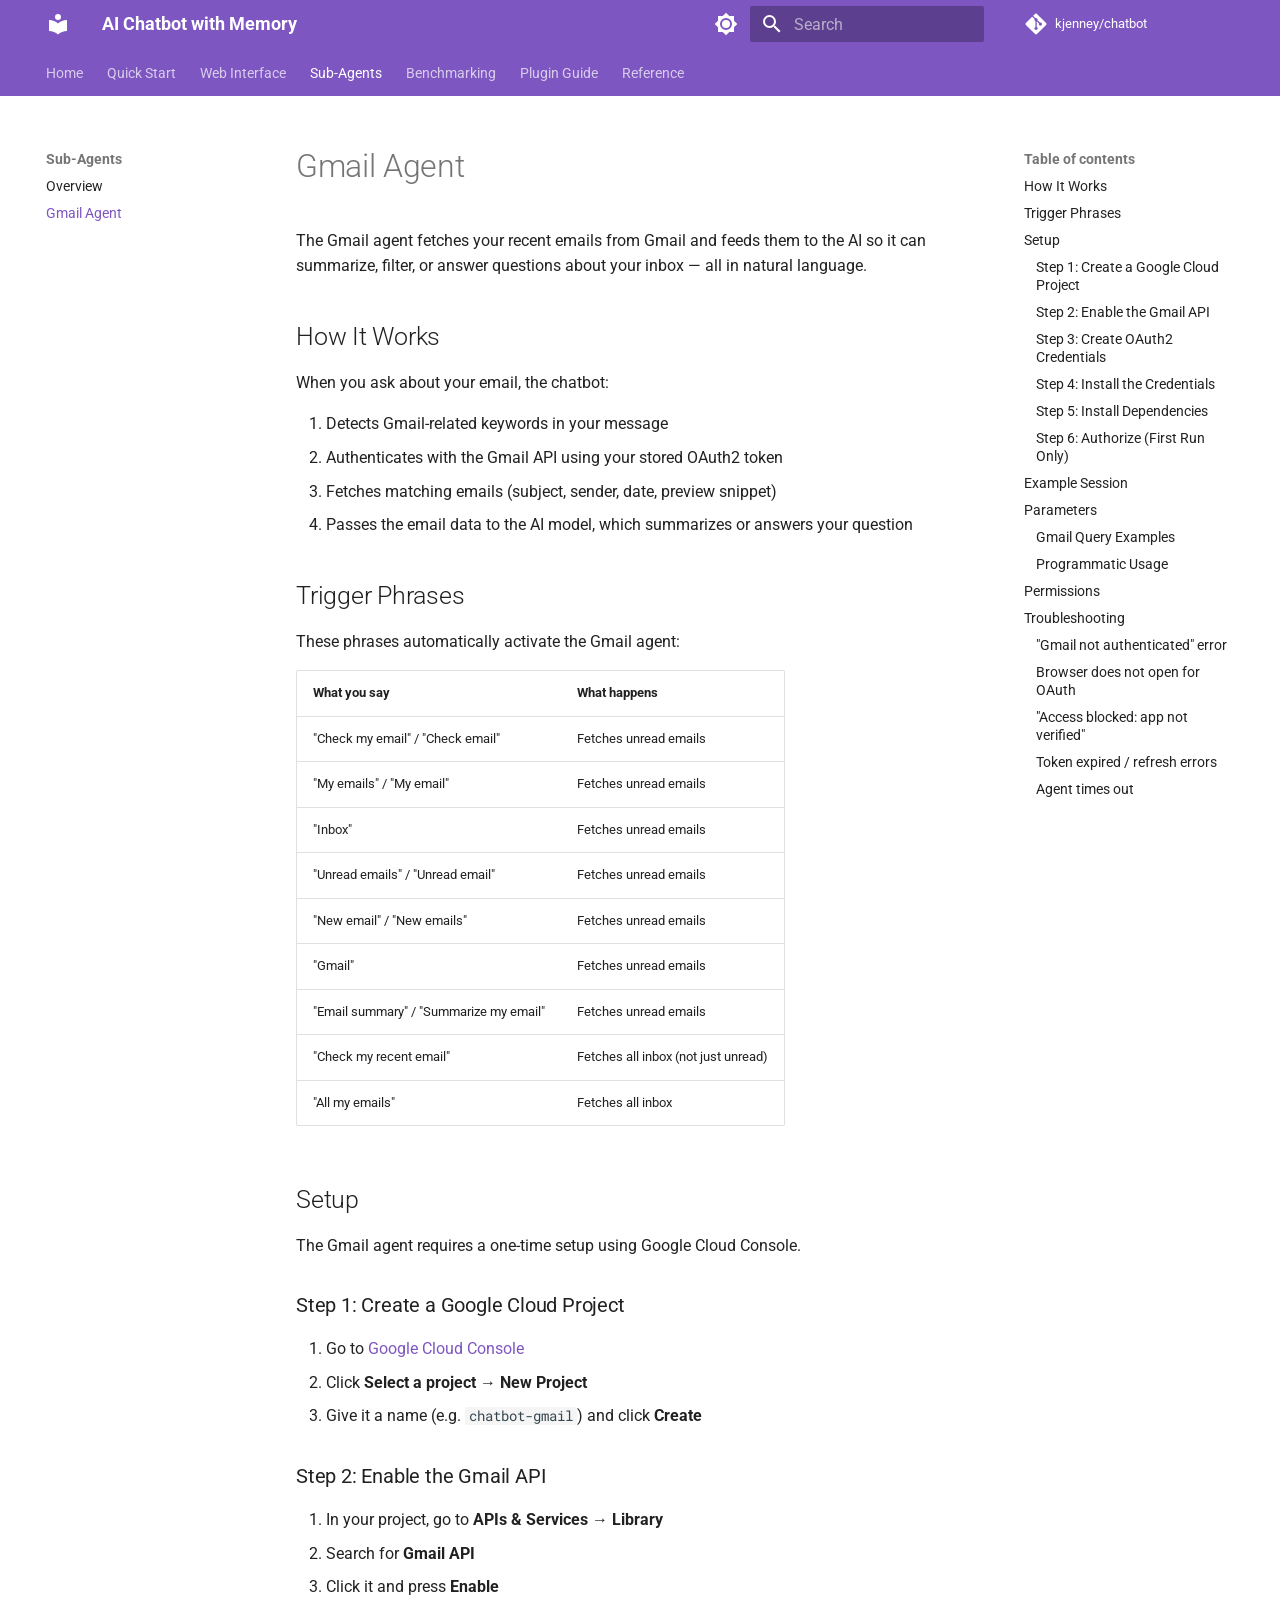
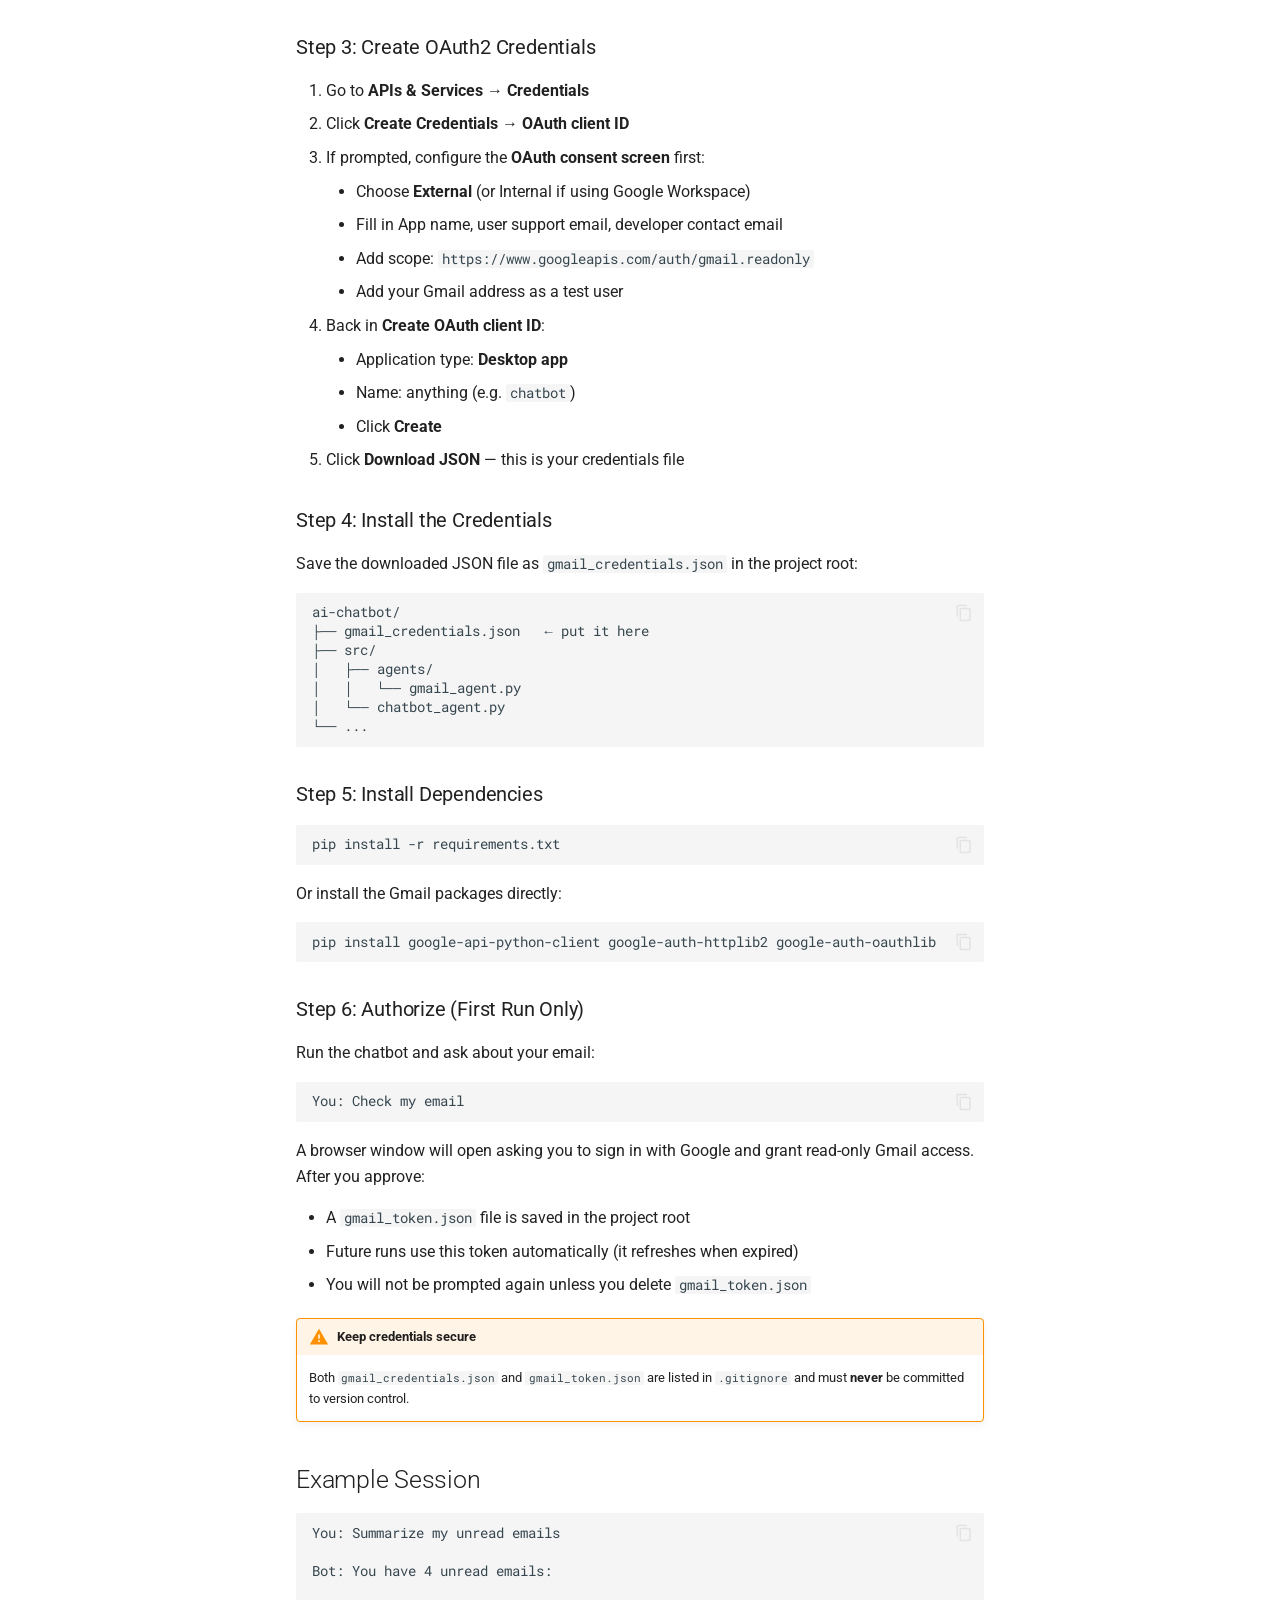
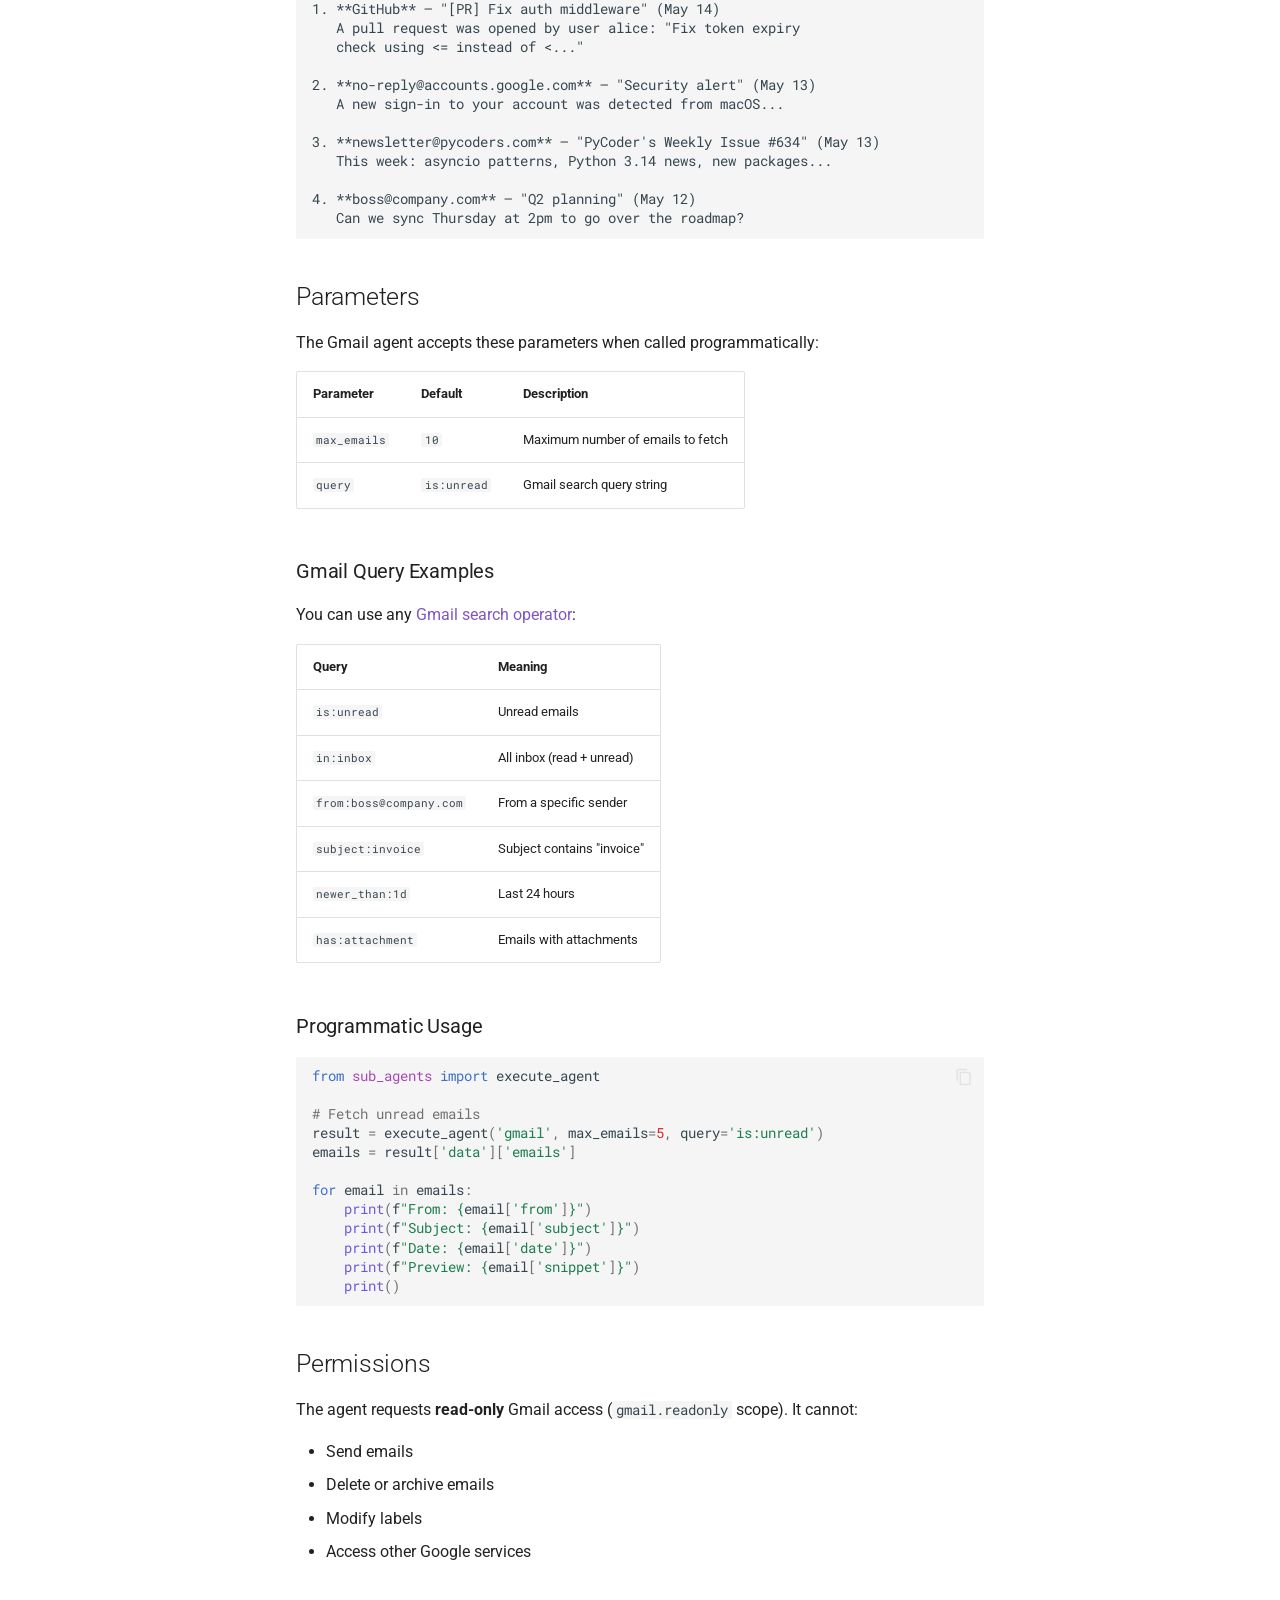
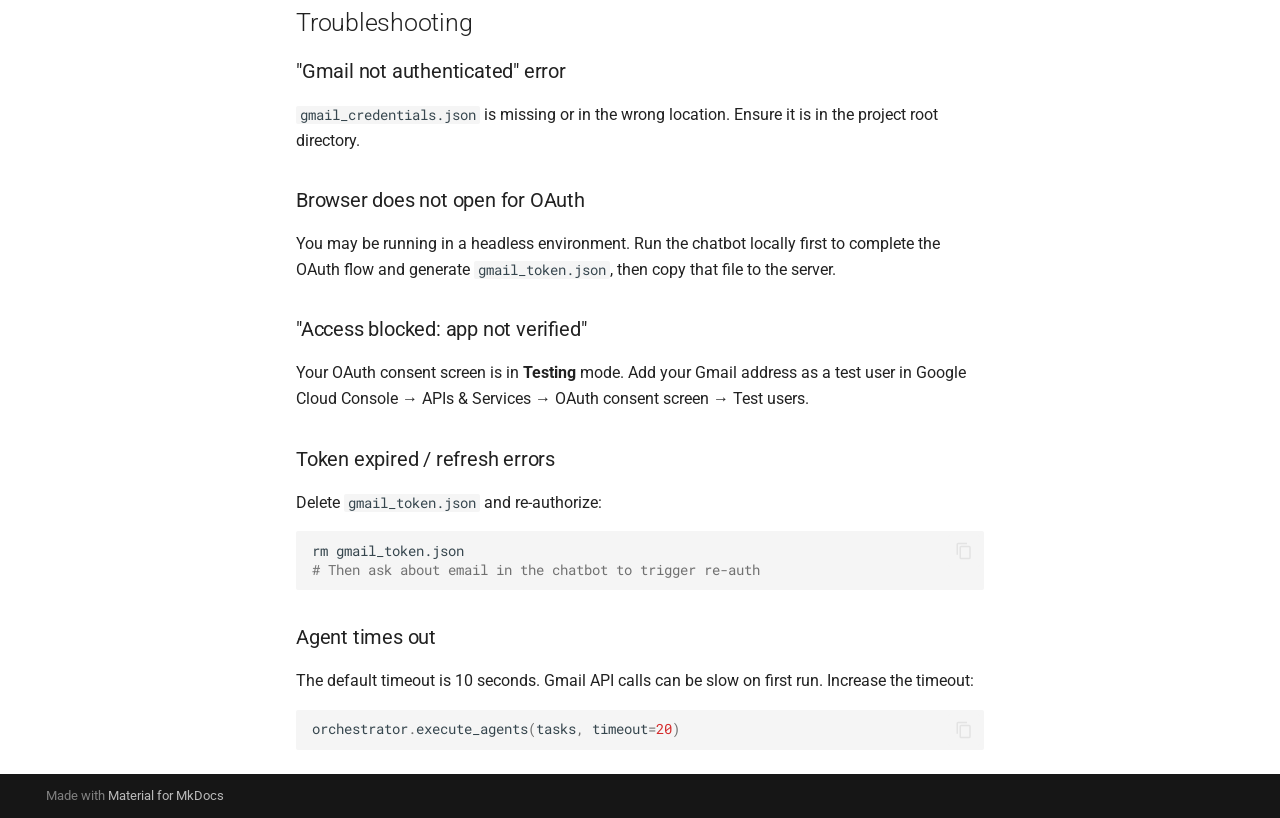
<file: GMAIL_AGENT/index.html>
<!doctype html>
<html lang="en" class="no-js">
  <head>
    
      <meta charset="utf-8">
      <meta name="viewport" content="width=device-width,initial-scale=1">
      
        <meta name="description" content="A persistent AI chatbot powered by Ollama with a sub-agent framework and web interface">
      
      
      
        <link rel="canonical" href="https://kjenney.github.io/chatbot/GMAIL_AGENT/">
      
      
        <link rel="prev" href="../SUB_AGENTS/">
      
      
        <link rel="next" href="../BENCHMARKING/">
      
      
        
      
      
      <link rel="icon" href="../assets/images/favicon.png">
      <meta name="generator" content="mkdocs-1.6.1, mkdocs-material-9.7.6">
    
    
      
        <title>Gmail Agent - AI Chatbot with Memory</title>
      
    
    
      <link rel="stylesheet" href="../assets/stylesheets/main.484c7ddc.min.css">
      
        
        <link rel="stylesheet" href="../assets/stylesheets/palette.ab4e12ef.min.css">
      
      


    
    
      
    
    
      
        
        
        <link rel="preconnect" href="https://fonts.gstatic.com" crossorigin>
        <link rel="stylesheet" href="https://fonts.googleapis.com/css?family=Roboto:300,300i,400,400i,700,700i%7CRoboto+Mono:400,400i,700,700i&display=fallback">
        <style>:root{--md-text-font:"Roboto";--md-code-font:"Roboto Mono"}</style>
      
    
    
    <script>__md_scope=new URL("..",location),__md_hash=e=>[...e].reduce(((e,_)=>(e<<5)-e+_.charCodeAt(0)),0),__md_get=(e,_=localStorage,t=__md_scope)=>JSON.parse(_.getItem(t.pathname+"."+e)),__md_set=(e,_,t=localStorage,a=__md_scope)=>{try{t.setItem(a.pathname+"."+e,JSON.stringify(_))}catch(e){}}</script>
    
      

    
    
  </head>
  
  
    
    
      
    
    
    
    
    <body dir="ltr" data-md-color-scheme="default" data-md-color-primary="deep-purple" data-md-color-accent="purple">
  
    
    <input class="md-toggle" data-md-toggle="drawer" type="checkbox" id="__drawer" autocomplete="off">
    <input class="md-toggle" data-md-toggle="search" type="checkbox" id="__search" autocomplete="off">
    <label class="md-overlay" for="__drawer"></label>
    <div data-md-component="skip">
      
        
        <a href="#gmail-agent" class="md-skip">
          Skip to content
        </a>
      
    </div>
    <div data-md-component="announce">
      
    </div>
    
    
      

<header class="md-header" data-md-component="header">
  <nav class="md-header__inner md-grid" aria-label="Header">
    <a href=".." title="AI Chatbot with Memory" class="md-header__button md-logo" aria-label="AI Chatbot with Memory" data-md-component="logo">
      
  
  <svg xmlns="http://www.w3.org/2000/svg" viewBox="0 0 24 24"><path d="M12 8a3 3 0 0 0 3-3 3 3 0 0 0-3-3 3 3 0 0 0-3 3 3 3 0 0 0 3 3m0 3.54C9.64 9.35 6.5 8 3 8v11c3.5 0 6.64 1.35 9 3.54 2.36-2.19 5.5-3.54 9-3.54V8c-3.5 0-6.64 1.35-9 3.54"/></svg>

    </a>
    <label class="md-header__button md-icon" for="__drawer">
      
      <svg xmlns="http://www.w3.org/2000/svg" viewBox="0 0 24 24"><path d="M3 6h18v2H3zm0 5h18v2H3zm0 5h18v2H3z"/></svg>
    </label>
    <div class="md-header__title" data-md-component="header-title">
      <div class="md-header__ellipsis">
        <div class="md-header__topic">
          <span class="md-ellipsis">
            AI Chatbot with Memory
          </span>
        </div>
        <div class="md-header__topic" data-md-component="header-topic">
          <span class="md-ellipsis">
            
              Gmail Agent
            
          </span>
        </div>
      </div>
    </div>
    
      
        <form class="md-header__option" data-md-component="palette">
  
    
    
    
    <input class="md-option" data-md-color-media="" data-md-color-scheme="default" data-md-color-primary="deep-purple" data-md-color-accent="purple"  aria-label="Switch to dark mode"  type="radio" name="__palette" id="__palette_0">
    
      <label class="md-header__button md-icon" title="Switch to dark mode" for="__palette_1" hidden>
        <svg xmlns="http://www.w3.org/2000/svg" viewBox="0 0 24 24"><path d="M12 8a4 4 0 0 0-4 4 4 4 0 0 0 4 4 4 4 0 0 0 4-4 4 4 0 0 0-4-4m0 10a6 6 0 0 1-6-6 6 6 0 0 1 6-6 6 6 0 0 1 6 6 6 6 0 0 1-6 6m8-9.31V4h-4.69L12 .69 8.69 4H4v4.69L.69 12 4 15.31V20h4.69L12 23.31 15.31 20H20v-4.69L23.31 12z"/></svg>
      </label>
    
  
    
    
    
    <input class="md-option" data-md-color-media="" data-md-color-scheme="slate" data-md-color-primary="deep-purple" data-md-color-accent="purple"  aria-label="Switch to light mode"  type="radio" name="__palette" id="__palette_1">
    
      <label class="md-header__button md-icon" title="Switch to light mode" for="__palette_0" hidden>
        <svg xmlns="http://www.w3.org/2000/svg" viewBox="0 0 24 24"><path d="M12 18c-.89 0-1.74-.2-2.5-.55C11.56 16.5 13 14.42 13 12s-1.44-4.5-3.5-5.45C10.26 6.2 11.11 6 12 6a6 6 0 0 1 6 6 6 6 0 0 1-6 6m8-9.31V4h-4.69L12 .69 8.69 4H4v4.69L.69 12 4 15.31V20h4.69L12 23.31 15.31 20H20v-4.69L23.31 12z"/></svg>
      </label>
    
  
</form>
      
    
    
      <script>var palette=__md_get("__palette");if(palette&&palette.color){if("(prefers-color-scheme)"===palette.color.media){var media=matchMedia("(prefers-color-scheme: light)"),input=document.querySelector(media.matches?"[data-md-color-media='(prefers-color-scheme: light)']":"[data-md-color-media='(prefers-color-scheme: dark)']");palette.color.media=input.getAttribute("data-md-color-media"),palette.color.scheme=input.getAttribute("data-md-color-scheme"),palette.color.primary=input.getAttribute("data-md-color-primary"),palette.color.accent=input.getAttribute("data-md-color-accent")}for(var[key,value]of Object.entries(palette.color))document.body.setAttribute("data-md-color-"+key,value)}</script>
    
    
    
      
      
        <label class="md-header__button md-icon" for="__search">
          
          <svg xmlns="http://www.w3.org/2000/svg" viewBox="0 0 24 24"><path d="M9.5 3A6.5 6.5 0 0 1 16 9.5c0 1.61-.59 3.09-1.56 4.23l.27.27h.79l5 5-1.5 1.5-5-5v-.79l-.27-.27A6.52 6.52 0 0 1 9.5 16 6.5 6.5 0 0 1 3 9.5 6.5 6.5 0 0 1 9.5 3m0 2C7 5 5 7 5 9.5S7 14 9.5 14 14 12 14 9.5 12 5 9.5 5"/></svg>
        </label>
        <div class="md-search" data-md-component="search" role="dialog">
  <label class="md-search__overlay" for="__search"></label>
  <div class="md-search__inner" role="search">
    <form class="md-search__form" name="search">
      <input type="text" class="md-search__input" name="query" aria-label="Search" placeholder="Search" autocapitalize="off" autocorrect="off" autocomplete="off" spellcheck="false" data-md-component="search-query" required>
      <label class="md-search__icon md-icon" for="__search">
        
        <svg xmlns="http://www.w3.org/2000/svg" viewBox="0 0 24 24"><path d="M9.5 3A6.5 6.5 0 0 1 16 9.5c0 1.61-.59 3.09-1.56 4.23l.27.27h.79l5 5-1.5 1.5-5-5v-.79l-.27-.27A6.52 6.52 0 0 1 9.5 16 6.5 6.5 0 0 1 3 9.5 6.5 6.5 0 0 1 9.5 3m0 2C7 5 5 7 5 9.5S7 14 9.5 14 14 12 14 9.5 12 5 9.5 5"/></svg>
        
        <svg xmlns="http://www.w3.org/2000/svg" viewBox="0 0 24 24"><path d="M20 11v2H8l5.5 5.5-1.42 1.42L4.16 12l7.92-7.92L13.5 5.5 8 11z"/></svg>
      </label>
      <nav class="md-search__options" aria-label="Search">
        
        <button type="reset" class="md-search__icon md-icon" title="Clear" aria-label="Clear" tabindex="-1">
          
          <svg xmlns="http://www.w3.org/2000/svg" viewBox="0 0 24 24"><path d="M19 6.41 17.59 5 12 10.59 6.41 5 5 6.41 10.59 12 5 17.59 6.41 19 12 13.41 17.59 19 19 17.59 13.41 12z"/></svg>
        </button>
      </nav>
      
        <div class="md-search__suggest" data-md-component="search-suggest"></div>
      
    </form>
    <div class="md-search__output">
      <div class="md-search__scrollwrap" tabindex="0" data-md-scrollfix>
        <div class="md-search-result" data-md-component="search-result">
          <div class="md-search-result__meta">
            Initializing search
          </div>
          <ol class="md-search-result__list" role="presentation"></ol>
        </div>
      </div>
    </div>
  </div>
</div>
      
    
    
      <div class="md-header__source">
        <a href="https://github.com/kjenney/chatbot" title="Go to repository" class="md-source" data-md-component="source">
  <div class="md-source__icon md-icon">
    
    <svg xmlns="http://www.w3.org/2000/svg" viewBox="0 0 448 512"><!--! Font Awesome Free 7.1.0 by @fontawesome - https://fontawesome.com License - https://fontawesome.com/license/free (Icons: CC BY 4.0, Fonts: SIL OFL 1.1, Code: MIT License) Copyright 2025 Fonticons, Inc.--><path d="M439.6 236.1 244 40.5c-5.4-5.5-12.8-8.5-20.4-8.5s-15 3-20.4 8.4L162.5 81l51.5 51.5c27.1-9.1 52.7 16.8 43.4 43.7l49.7 49.7c34.2-11.8 61.2 31 35.5 56.7-26.5 26.5-70.2-2.9-56-37.3L240.3 199v121.9c25.3 12.5 22.3 41.8 9.1 55-6.4 6.4-15.2 10.1-24.3 10.1s-17.8-3.6-24.3-10.1c-17.6-17.6-11.1-46.9 11.2-56v-123c-20.8-8.5-24.6-30.7-18.6-45L142.6 101 8.5 235.1C3 240.6 0 247.9 0 255.5s3 15 8.5 20.4l195.6 195.7c5.4 5.4 12.7 8.4 20.4 8.4s15-3 20.4-8.4l194.7-194.7c5.4-5.4 8.4-12.8 8.4-20.4s-3-15-8.4-20.4"/></svg>
  </div>
  <div class="md-source__repository">
    kjenney/chatbot
  </div>
</a>
      </div>
    
  </nav>
  
</header>
    
    <div class="md-container" data-md-component="container">
      
      
        
          
            
<nav class="md-tabs" aria-label="Tabs" data-md-component="tabs">
  <div class="md-grid">
    <ul class="md-tabs__list">
      
        
  
  
  
  
    <li class="md-tabs__item">
      <a href=".." class="md-tabs__link">
        
  
  
    
  
  Home

      </a>
    </li>
  

      
        
  
  
  
  
    <li class="md-tabs__item">
      <a href="../QUICKSTART/" class="md-tabs__link">
        
  
  
    
  
  Quick Start

      </a>
    </li>
  

      
        
  
  
  
  
    <li class="md-tabs__item">
      <a href="../WEB_INTERFACE/" class="md-tabs__link">
        
  
  
    
  
  Web Interface

      </a>
    </li>
  

      
        
  
  
  
    
  
  
    
    
      <li class="md-tabs__item md-tabs__item--active">
        <a href="../SUB_AGENTS/" class="md-tabs__link">
          
  
  
  Sub-Agents

        </a>
      </li>
    
  

      
        
  
  
  
  
    <li class="md-tabs__item">
      <a href="../BENCHMARKING/" class="md-tabs__link">
        
  
  
    
  
  Benchmarking

      </a>
    </li>
  

      
        
  
  
  
  
    <li class="md-tabs__item">
      <a href="../PLUGIN_GUIDE/" class="md-tabs__link">
        
  
  
    
  
  Plugin Guide

      </a>
    </li>
  

      
        
  
  
  
  
    <li class="md-tabs__item">
      <a href="../reference/" class="md-tabs__link">
        
  
  
    
  
  Reference

      </a>
    </li>
  

      
    </ul>
  </div>
</nav>
          
        
      
      <main class="md-main" data-md-component="main">
        <div class="md-main__inner md-grid">
          
            
              
              <div class="md-sidebar md-sidebar--primary" data-md-component="sidebar" data-md-type="navigation" >
                <div class="md-sidebar__scrollwrap">
                  <div class="md-sidebar__inner">
                    


  


<nav class="md-nav md-nav--primary md-nav--lifted" aria-label="Navigation" data-md-level="0">
  <label class="md-nav__title" for="__drawer">
    <a href=".." title="AI Chatbot with Memory" class="md-nav__button md-logo" aria-label="AI Chatbot with Memory" data-md-component="logo">
      
  
  <svg xmlns="http://www.w3.org/2000/svg" viewBox="0 0 24 24"><path d="M12 8a3 3 0 0 0 3-3 3 3 0 0 0-3-3 3 3 0 0 0-3 3 3 3 0 0 0 3 3m0 3.54C9.64 9.35 6.5 8 3 8v11c3.5 0 6.64 1.35 9 3.54 2.36-2.19 5.5-3.54 9-3.54V8c-3.5 0-6.64 1.35-9 3.54"/></svg>

    </a>
    AI Chatbot with Memory
  </label>
  
    <div class="md-nav__source">
      <a href="https://github.com/kjenney/chatbot" title="Go to repository" class="md-source" data-md-component="source">
  <div class="md-source__icon md-icon">
    
    <svg xmlns="http://www.w3.org/2000/svg" viewBox="0 0 448 512"><!--! Font Awesome Free 7.1.0 by @fontawesome - https://fontawesome.com License - https://fontawesome.com/license/free (Icons: CC BY 4.0, Fonts: SIL OFL 1.1, Code: MIT License) Copyright 2025 Fonticons, Inc.--><path d="M439.6 236.1 244 40.5c-5.4-5.5-12.8-8.5-20.4-8.5s-15 3-20.4 8.4L162.5 81l51.5 51.5c27.1-9.1 52.7 16.8 43.4 43.7l49.7 49.7c34.2-11.8 61.2 31 35.5 56.7-26.5 26.5-70.2-2.9-56-37.3L240.3 199v121.9c25.3 12.5 22.3 41.8 9.1 55-6.4 6.4-15.2 10.1-24.3 10.1s-17.8-3.6-24.3-10.1c-17.6-17.6-11.1-46.9 11.2-56v-123c-20.8-8.5-24.6-30.7-18.6-45L142.6 101 8.5 235.1C3 240.6 0 247.9 0 255.5s3 15 8.5 20.4l195.6 195.7c5.4 5.4 12.7 8.4 20.4 8.4s15-3 20.4-8.4l194.7-194.7c5.4-5.4 8.4-12.8 8.4-20.4s-3-15-8.4-20.4"/></svg>
  </div>
  <div class="md-source__repository">
    kjenney/chatbot
  </div>
</a>
    </div>
  
  <ul class="md-nav__list" data-md-scrollfix>
    
      
      
  
  
  
  
    <li class="md-nav__item">
      <a href=".." class="md-nav__link">
        
  
  
  <span class="md-ellipsis">
    
  
    Home
  

    
  </span>
  
  

      </a>
    </li>
  

    
      
      
  
  
  
  
    <li class="md-nav__item">
      <a href="../QUICKSTART/" class="md-nav__link">
        
  
  
  <span class="md-ellipsis">
    
  
    Quick Start
  

    
  </span>
  
  

      </a>
    </li>
  

    
      
      
  
  
  
  
    <li class="md-nav__item">
      <a href="../WEB_INTERFACE/" class="md-nav__link">
        
  
  
  <span class="md-ellipsis">
    
  
    Web Interface
  

    
  </span>
  
  

      </a>
    </li>
  

    
      
      
  
  
    
  
  
  
    
    
    
    
      
        
        
      
      
        
      
    
    
    <li class="md-nav__item md-nav__item--active md-nav__item--section md-nav__item--nested">
      
        
        
        <input class="md-nav__toggle md-toggle " type="checkbox" id="__nav_4" checked>
        
          
          <label class="md-nav__link" for="__nav_4" id="__nav_4_label" tabindex="">
            
  
  
  <span class="md-ellipsis">
    
  
    Sub-Agents
  

    
  </span>
  
  

            <span class="md-nav__icon md-icon"></span>
          </label>
        
        <nav class="md-nav" data-md-level="1" aria-labelledby="__nav_4_label" aria-expanded="true">
          <label class="md-nav__title" for="__nav_4">
            <span class="md-nav__icon md-icon"></span>
            
  
    Sub-Agents
  

          </label>
          <ul class="md-nav__list" data-md-scrollfix>
            
              
                
  
  
  
  
    <li class="md-nav__item">
      <a href="../SUB_AGENTS/" class="md-nav__link">
        
  
  
  <span class="md-ellipsis">
    
  
    Overview
  

    
  </span>
  
  

      </a>
    </li>
  

              
            
              
                
  
  
    
  
  
  
    <li class="md-nav__item md-nav__item--active">
      
      <input class="md-nav__toggle md-toggle" type="checkbox" id="__toc">
      
      
        
      
      
        <label class="md-nav__link md-nav__link--active" for="__toc">
          
  
  
  <span class="md-ellipsis">
    
  
    Gmail Agent
  

    
  </span>
  
  

          <span class="md-nav__icon md-icon"></span>
        </label>
      
      <a href="./" class="md-nav__link md-nav__link--active">
        
  
  
  <span class="md-ellipsis">
    
  
    Gmail Agent
  

    
  </span>
  
  

      </a>
      
        

<nav class="md-nav md-nav--secondary" aria-label="Table of contents">
  
  
  
    
  
  
    <label class="md-nav__title" for="__toc">
      <span class="md-nav__icon md-icon"></span>
      Table of contents
    </label>
    <ul class="md-nav__list" data-md-component="toc" data-md-scrollfix>
      
        <li class="md-nav__item">
  <a href="#how-it-works" class="md-nav__link">
    <span class="md-ellipsis">
      
        How It Works
      
    </span>
  </a>
  
</li>
      
        <li class="md-nav__item">
  <a href="#trigger-phrases" class="md-nav__link">
    <span class="md-ellipsis">
      
        Trigger Phrases
      
    </span>
  </a>
  
</li>
      
        <li class="md-nav__item">
  <a href="#setup" class="md-nav__link">
    <span class="md-ellipsis">
      
        Setup
      
    </span>
  </a>
  
    <nav class="md-nav" aria-label="Setup">
      <ul class="md-nav__list">
        
          <li class="md-nav__item">
  <a href="#step-1-create-a-google-cloud-project" class="md-nav__link">
    <span class="md-ellipsis">
      
        Step 1: Create a Google Cloud Project
      
    </span>
  </a>
  
</li>
        
          <li class="md-nav__item">
  <a href="#step-2-enable-the-gmail-api" class="md-nav__link">
    <span class="md-ellipsis">
      
        Step 2: Enable the Gmail API
      
    </span>
  </a>
  
</li>
        
          <li class="md-nav__item">
  <a href="#step-3-create-oauth2-credentials" class="md-nav__link">
    <span class="md-ellipsis">
      
        Step 3: Create OAuth2 Credentials
      
    </span>
  </a>
  
</li>
        
          <li class="md-nav__item">
  <a href="#step-4-install-the-credentials" class="md-nav__link">
    <span class="md-ellipsis">
      
        Step 4: Install the Credentials
      
    </span>
  </a>
  
</li>
        
          <li class="md-nav__item">
  <a href="#step-5-install-dependencies" class="md-nav__link">
    <span class="md-ellipsis">
      
        Step 5: Install Dependencies
      
    </span>
  </a>
  
</li>
        
          <li class="md-nav__item">
  <a href="#step-6-authorize-first-run-only" class="md-nav__link">
    <span class="md-ellipsis">
      
        Step 6: Authorize (First Run Only)
      
    </span>
  </a>
  
</li>
        
      </ul>
    </nav>
  
</li>
      
        <li class="md-nav__item">
  <a href="#example-session" class="md-nav__link">
    <span class="md-ellipsis">
      
        Example Session
      
    </span>
  </a>
  
</li>
      
        <li class="md-nav__item">
  <a href="#parameters" class="md-nav__link">
    <span class="md-ellipsis">
      
        Parameters
      
    </span>
  </a>
  
    <nav class="md-nav" aria-label="Parameters">
      <ul class="md-nav__list">
        
          <li class="md-nav__item">
  <a href="#gmail-query-examples" class="md-nav__link">
    <span class="md-ellipsis">
      
        Gmail Query Examples
      
    </span>
  </a>
  
</li>
        
          <li class="md-nav__item">
  <a href="#programmatic-usage" class="md-nav__link">
    <span class="md-ellipsis">
      
        Programmatic Usage
      
    </span>
  </a>
  
</li>
        
      </ul>
    </nav>
  
</li>
      
        <li class="md-nav__item">
  <a href="#permissions" class="md-nav__link">
    <span class="md-ellipsis">
      
        Permissions
      
    </span>
  </a>
  
</li>
      
        <li class="md-nav__item">
  <a href="#troubleshooting" class="md-nav__link">
    <span class="md-ellipsis">
      
        Troubleshooting
      
    </span>
  </a>
  
    <nav class="md-nav" aria-label="Troubleshooting">
      <ul class="md-nav__list">
        
          <li class="md-nav__item">
  <a href="#gmail-not-authenticated-error" class="md-nav__link">
    <span class="md-ellipsis">
      
        "Gmail not authenticated" error
      
    </span>
  </a>
  
</li>
        
          <li class="md-nav__item">
  <a href="#browser-does-not-open-for-oauth" class="md-nav__link">
    <span class="md-ellipsis">
      
        Browser does not open for OAuth
      
    </span>
  </a>
  
</li>
        
          <li class="md-nav__item">
  <a href="#access-blocked-app-not-verified" class="md-nav__link">
    <span class="md-ellipsis">
      
        "Access blocked: app not verified"
      
    </span>
  </a>
  
</li>
        
          <li class="md-nav__item">
  <a href="#token-expired-refresh-errors" class="md-nav__link">
    <span class="md-ellipsis">
      
        Token expired / refresh errors
      
    </span>
  </a>
  
</li>
        
          <li class="md-nav__item">
  <a href="#agent-times-out" class="md-nav__link">
    <span class="md-ellipsis">
      
        Agent times out
      
    </span>
  </a>
  
</li>
        
      </ul>
    </nav>
  
</li>
      
    </ul>
  
</nav>
      
    </li>
  

              
            
          </ul>
        </nav>
      
    </li>
  

    
      
      
  
  
  
  
    <li class="md-nav__item">
      <a href="../BENCHMARKING/" class="md-nav__link">
        
  
  
  <span class="md-ellipsis">
    
  
    Benchmarking
  

    
  </span>
  
  

      </a>
    </li>
  

    
      
      
  
  
  
  
    <li class="md-nav__item">
      <a href="../PLUGIN_GUIDE/" class="md-nav__link">
        
  
  
  <span class="md-ellipsis">
    
  
    Plugin Guide
  

    
  </span>
  
  

      </a>
    </li>
  

    
      
      
  
  
  
  
    <li class="md-nav__item">
      <a href="../reference/" class="md-nav__link">
        
  
  
  <span class="md-ellipsis">
    
  
    Reference
  

    
  </span>
  
  

      </a>
    </li>
  

    
  </ul>
</nav>
                  </div>
                </div>
              </div>
            
            
              
              <div class="md-sidebar md-sidebar--secondary" data-md-component="sidebar" data-md-type="toc" >
                <div class="md-sidebar__scrollwrap">
                  <div class="md-sidebar__inner">
                    

<nav class="md-nav md-nav--secondary" aria-label="Table of contents">
  
  
  
    
  
  
    <label class="md-nav__title" for="__toc">
      <span class="md-nav__icon md-icon"></span>
      Table of contents
    </label>
    <ul class="md-nav__list" data-md-component="toc" data-md-scrollfix>
      
        <li class="md-nav__item">
  <a href="#how-it-works" class="md-nav__link">
    <span class="md-ellipsis">
      
        How It Works
      
    </span>
  </a>
  
</li>
      
        <li class="md-nav__item">
  <a href="#trigger-phrases" class="md-nav__link">
    <span class="md-ellipsis">
      
        Trigger Phrases
      
    </span>
  </a>
  
</li>
      
        <li class="md-nav__item">
  <a href="#setup" class="md-nav__link">
    <span class="md-ellipsis">
      
        Setup
      
    </span>
  </a>
  
    <nav class="md-nav" aria-label="Setup">
      <ul class="md-nav__list">
        
          <li class="md-nav__item">
  <a href="#step-1-create-a-google-cloud-project" class="md-nav__link">
    <span class="md-ellipsis">
      
        Step 1: Create a Google Cloud Project
      
    </span>
  </a>
  
</li>
        
          <li class="md-nav__item">
  <a href="#step-2-enable-the-gmail-api" class="md-nav__link">
    <span class="md-ellipsis">
      
        Step 2: Enable the Gmail API
      
    </span>
  </a>
  
</li>
        
          <li class="md-nav__item">
  <a href="#step-3-create-oauth2-credentials" class="md-nav__link">
    <span class="md-ellipsis">
      
        Step 3: Create OAuth2 Credentials
      
    </span>
  </a>
  
</li>
        
          <li class="md-nav__item">
  <a href="#step-4-install-the-credentials" class="md-nav__link">
    <span class="md-ellipsis">
      
        Step 4: Install the Credentials
      
    </span>
  </a>
  
</li>
        
          <li class="md-nav__item">
  <a href="#step-5-install-dependencies" class="md-nav__link">
    <span class="md-ellipsis">
      
        Step 5: Install Dependencies
      
    </span>
  </a>
  
</li>
        
          <li class="md-nav__item">
  <a href="#step-6-authorize-first-run-only" class="md-nav__link">
    <span class="md-ellipsis">
      
        Step 6: Authorize (First Run Only)
      
    </span>
  </a>
  
</li>
        
      </ul>
    </nav>
  
</li>
      
        <li class="md-nav__item">
  <a href="#example-session" class="md-nav__link">
    <span class="md-ellipsis">
      
        Example Session
      
    </span>
  </a>
  
</li>
      
        <li class="md-nav__item">
  <a href="#parameters" class="md-nav__link">
    <span class="md-ellipsis">
      
        Parameters
      
    </span>
  </a>
  
    <nav class="md-nav" aria-label="Parameters">
      <ul class="md-nav__list">
        
          <li class="md-nav__item">
  <a href="#gmail-query-examples" class="md-nav__link">
    <span class="md-ellipsis">
      
        Gmail Query Examples
      
    </span>
  </a>
  
</li>
        
          <li class="md-nav__item">
  <a href="#programmatic-usage" class="md-nav__link">
    <span class="md-ellipsis">
      
        Programmatic Usage
      
    </span>
  </a>
  
</li>
        
      </ul>
    </nav>
  
</li>
      
        <li class="md-nav__item">
  <a href="#permissions" class="md-nav__link">
    <span class="md-ellipsis">
      
        Permissions
      
    </span>
  </a>
  
</li>
      
        <li class="md-nav__item">
  <a href="#troubleshooting" class="md-nav__link">
    <span class="md-ellipsis">
      
        Troubleshooting
      
    </span>
  </a>
  
    <nav class="md-nav" aria-label="Troubleshooting">
      <ul class="md-nav__list">
        
          <li class="md-nav__item">
  <a href="#gmail-not-authenticated-error" class="md-nav__link">
    <span class="md-ellipsis">
      
        "Gmail not authenticated" error
      
    </span>
  </a>
  
</li>
        
          <li class="md-nav__item">
  <a href="#browser-does-not-open-for-oauth" class="md-nav__link">
    <span class="md-ellipsis">
      
        Browser does not open for OAuth
      
    </span>
  </a>
  
</li>
        
          <li class="md-nav__item">
  <a href="#access-blocked-app-not-verified" class="md-nav__link">
    <span class="md-ellipsis">
      
        "Access blocked: app not verified"
      
    </span>
  </a>
  
</li>
        
          <li class="md-nav__item">
  <a href="#token-expired-refresh-errors" class="md-nav__link">
    <span class="md-ellipsis">
      
        Token expired / refresh errors
      
    </span>
  </a>
  
</li>
        
          <li class="md-nav__item">
  <a href="#agent-times-out" class="md-nav__link">
    <span class="md-ellipsis">
      
        Agent times out
      
    </span>
  </a>
  
</li>
        
      </ul>
    </nav>
  
</li>
      
    </ul>
  
</nav>
                  </div>
                </div>
              </div>
            
          
          
            <div class="md-content" data-md-component="content">
              
              <article class="md-content__inner md-typeset">
                
                  


  
  


<h1 id="gmail-agent">Gmail Agent<a class="headerlink" href="#gmail-agent" title="Permanent link">&para;</a></h1>
<p>The Gmail agent fetches your recent emails from Gmail and feeds them to the AI so it can summarize, filter, or answer questions about your inbox — all in natural language.</p>
<h2 id="how-it-works">How It Works<a class="headerlink" href="#how-it-works" title="Permanent link">&para;</a></h2>
<p>When you ask about your email, the chatbot:</p>
<ol>
<li>Detects Gmail-related keywords in your message</li>
<li>Authenticates with the Gmail API using your stored OAuth2 token</li>
<li>Fetches matching emails (subject, sender, date, preview snippet)</li>
<li>Passes the email data to the AI model, which summarizes or answers your question</li>
</ol>
<h2 id="trigger-phrases">Trigger Phrases<a class="headerlink" href="#trigger-phrases" title="Permanent link">&para;</a></h2>
<p>These phrases automatically activate the Gmail agent:</p>
<table>
<thead>
<tr>
<th>What you say</th>
<th>What happens</th>
</tr>
</thead>
<tbody>
<tr>
<td>"Check my email" / "Check email"</td>
<td>Fetches unread emails</td>
</tr>
<tr>
<td>"My emails" / "My email"</td>
<td>Fetches unread emails</td>
</tr>
<tr>
<td>"Inbox"</td>
<td>Fetches unread emails</td>
</tr>
<tr>
<td>"Unread emails" / "Unread email"</td>
<td>Fetches unread emails</td>
</tr>
<tr>
<td>"New email" / "New emails"</td>
<td>Fetches unread emails</td>
</tr>
<tr>
<td>"Gmail"</td>
<td>Fetches unread emails</td>
</tr>
<tr>
<td>"Email summary" / "Summarize my email"</td>
<td>Fetches unread emails</td>
</tr>
<tr>
<td>"Check my recent email"</td>
<td>Fetches all inbox (not just unread)</td>
</tr>
<tr>
<td>"All my emails"</td>
<td>Fetches all inbox</td>
</tr>
</tbody>
</table>
<h2 id="setup">Setup<a class="headerlink" href="#setup" title="Permanent link">&para;</a></h2>
<p>The Gmail agent requires a one-time setup using Google Cloud Console.</p>
<h3 id="step-1-create-a-google-cloud-project">Step 1: Create a Google Cloud Project<a class="headerlink" href="#step-1-create-a-google-cloud-project" title="Permanent link">&para;</a></h3>
<ol>
<li>Go to <a href="https://console.cloud.google.com">Google Cloud Console</a></li>
<li>Click <strong>Select a project</strong> → <strong>New Project</strong></li>
<li>Give it a name (e.g. <code>chatbot-gmail</code>) and click <strong>Create</strong></li>
</ol>
<h3 id="step-2-enable-the-gmail-api">Step 2: Enable the Gmail API<a class="headerlink" href="#step-2-enable-the-gmail-api" title="Permanent link">&para;</a></h3>
<ol>
<li>In your project, go to <strong>APIs &amp; Services</strong> → <strong>Library</strong></li>
<li>Search for <strong>Gmail API</strong></li>
<li>Click it and press <strong>Enable</strong></li>
</ol>
<h3 id="step-3-create-oauth2-credentials">Step 3: Create OAuth2 Credentials<a class="headerlink" href="#step-3-create-oauth2-credentials" title="Permanent link">&para;</a></h3>
<ol>
<li>Go to <strong>APIs &amp; Services</strong> → <strong>Credentials</strong></li>
<li>Click <strong>Create Credentials</strong> → <strong>OAuth client ID</strong></li>
<li>If prompted, configure the <strong>OAuth consent screen</strong> first:<ul>
<li>Choose <strong>External</strong> (or Internal if using Google Workspace)</li>
<li>Fill in App name, user support email, developer contact email</li>
<li>Add scope: <code>https://www.googleapis.com/auth/gmail.readonly</code></li>
<li>Add your Gmail address as a test user</li>
</ul>
</li>
<li>Back in <strong>Create OAuth client ID</strong>:<ul>
<li>Application type: <strong>Desktop app</strong></li>
<li>Name: anything (e.g. <code>chatbot</code>)</li>
<li>Click <strong>Create</strong></li>
</ul>
</li>
<li>Click <strong>Download JSON</strong> — this is your credentials file</li>
</ol>
<h3 id="step-4-install-the-credentials">Step 4: Install the Credentials<a class="headerlink" href="#step-4-install-the-credentials" title="Permanent link">&para;</a></h3>
<p>Save the downloaded JSON file as <code>gmail_credentials.json</code> in the project root:</p>
<div class="highlight"><pre><span></span><code><a id="__codelineno-0-1" name="__codelineno-0-1" href="#__codelineno-0-1"></a>ai-chatbot/
<a id="__codelineno-0-2" name="__codelineno-0-2" href="#__codelineno-0-2"></a>├── gmail_credentials.json   ← put it here
<a id="__codelineno-0-3" name="__codelineno-0-3" href="#__codelineno-0-3"></a>├── src/
<a id="__codelineno-0-4" name="__codelineno-0-4" href="#__codelineno-0-4"></a>│   ├── agents/
<a id="__codelineno-0-5" name="__codelineno-0-5" href="#__codelineno-0-5"></a>│   │   └── gmail_agent.py
<a id="__codelineno-0-6" name="__codelineno-0-6" href="#__codelineno-0-6"></a>│   └── chatbot_agent.py
<a id="__codelineno-0-7" name="__codelineno-0-7" href="#__codelineno-0-7"></a>└── ...
</code></pre></div>
<h3 id="step-5-install-dependencies">Step 5: Install Dependencies<a class="headerlink" href="#step-5-install-dependencies" title="Permanent link">&para;</a></h3>
<div class="highlight"><pre><span></span><code><a id="__codelineno-1-1" name="__codelineno-1-1" href="#__codelineno-1-1"></a>pip<span class="w"> </span>install<span class="w"> </span>-r<span class="w"> </span>requirements.txt
</code></pre></div>
<p>Or install the Gmail packages directly:</p>
<div class="highlight"><pre><span></span><code><a id="__codelineno-2-1" name="__codelineno-2-1" href="#__codelineno-2-1"></a>pip<span class="w"> </span>install<span class="w"> </span>google-api-python-client<span class="w"> </span>google-auth-httplib2<span class="w"> </span>google-auth-oauthlib
</code></pre></div>
<h3 id="step-6-authorize-first-run-only">Step 6: Authorize (First Run Only)<a class="headerlink" href="#step-6-authorize-first-run-only" title="Permanent link">&para;</a></h3>
<p>Run the chatbot and ask about your email:</p>
<div class="highlight"><pre><span></span><code><a id="__codelineno-3-1" name="__codelineno-3-1" href="#__codelineno-3-1"></a>You: Check my email
</code></pre></div>
<p>A browser window will open asking you to sign in with Google and grant read-only Gmail access. After you approve:</p>
<ul>
<li>A <code>gmail_token.json</code> file is saved in the project root</li>
<li>Future runs use this token automatically (it refreshes when expired)</li>
<li>You will not be prompted again unless you delete <code>gmail_token.json</code></li>
</ul>
<div class="admonition warning">
<p class="admonition-title">Keep credentials secure</p>
<p>Both <code>gmail_credentials.json</code> and <code>gmail_token.json</code> are listed in <code>.gitignore</code> and must <strong>never</strong> be committed to version control.</p>
</div>
<h2 id="example-session">Example Session<a class="headerlink" href="#example-session" title="Permanent link">&para;</a></h2>
<div class="highlight"><pre><span></span><code><a id="__codelineno-4-1" name="__codelineno-4-1" href="#__codelineno-4-1"></a>You: Summarize my unread emails
<a id="__codelineno-4-2" name="__codelineno-4-2" href="#__codelineno-4-2"></a>
<a id="__codelineno-4-3" name="__codelineno-4-3" href="#__codelineno-4-3"></a>Bot: You have 4 unread emails:
<a id="__codelineno-4-4" name="__codelineno-4-4" href="#__codelineno-4-4"></a>
<a id="__codelineno-4-5" name="__codelineno-4-5" href="#__codelineno-4-5"></a>1. **GitHub** — &quot;[PR] Fix auth middleware&quot; (May 14)
<a id="__codelineno-4-6" name="__codelineno-4-6" href="#__codelineno-4-6"></a>   A pull request was opened by user alice: &quot;Fix token expiry
<a id="__codelineno-4-7" name="__codelineno-4-7" href="#__codelineno-4-7"></a>   check using &lt;= instead of &lt;...&quot;
<a id="__codelineno-4-8" name="__codelineno-4-8" href="#__codelineno-4-8"></a>
<a id="__codelineno-4-9" name="__codelineno-4-9" href="#__codelineno-4-9"></a>2. **no-reply@accounts.google.com** — &quot;Security alert&quot; (May 13)
<a id="__codelineno-4-10" name="__codelineno-4-10" href="#__codelineno-4-10"></a>   A new sign-in to your account was detected from macOS...
<a id="__codelineno-4-11" name="__codelineno-4-11" href="#__codelineno-4-11"></a>
<a id="__codelineno-4-12" name="__codelineno-4-12" href="#__codelineno-4-12"></a>3. **newsletter@pycoders.com** — &quot;PyCoder&#39;s Weekly Issue #634&quot; (May 13)
<a id="__codelineno-4-13" name="__codelineno-4-13" href="#__codelineno-4-13"></a>   This week: asyncio patterns, Python 3.14 news, new packages...
<a id="__codelineno-4-14" name="__codelineno-4-14" href="#__codelineno-4-14"></a>
<a id="__codelineno-4-15" name="__codelineno-4-15" href="#__codelineno-4-15"></a>4. **boss@company.com** — &quot;Q2 planning&quot; (May 12)
<a id="__codelineno-4-16" name="__codelineno-4-16" href="#__codelineno-4-16"></a>   Can we sync Thursday at 2pm to go over the roadmap?
</code></pre></div>
<h2 id="parameters">Parameters<a class="headerlink" href="#parameters" title="Permanent link">&para;</a></h2>
<p>The Gmail agent accepts these parameters when called programmatically:</p>
<table>
<thead>
<tr>
<th>Parameter</th>
<th>Default</th>
<th>Description</th>
</tr>
</thead>
<tbody>
<tr>
<td><code>max_emails</code></td>
<td><code>10</code></td>
<td>Maximum number of emails to fetch</td>
</tr>
<tr>
<td><code>query</code></td>
<td><code>is:unread</code></td>
<td>Gmail search query string</td>
</tr>
</tbody>
</table>
<h3 id="gmail-query-examples">Gmail Query Examples<a class="headerlink" href="#gmail-query-examples" title="Permanent link">&para;</a></h3>
<p>You can use any <a href="https://support.google.com/mail/answer/7190">Gmail search operator</a>:</p>
<table>
<thead>
<tr>
<th>Query</th>
<th>Meaning</th>
</tr>
</thead>
<tbody>
<tr>
<td><code>is:unread</code></td>
<td>Unread emails</td>
</tr>
<tr>
<td><code>in:inbox</code></td>
<td>All inbox (read + unread)</td>
</tr>
<tr>
<td><code>from:boss@company.com</code></td>
<td>From a specific sender</td>
</tr>
<tr>
<td><code>subject:invoice</code></td>
<td>Subject contains "invoice"</td>
</tr>
<tr>
<td><code>newer_than:1d</code></td>
<td>Last 24 hours</td>
</tr>
<tr>
<td><code>has:attachment</code></td>
<td>Emails with attachments</td>
</tr>
</tbody>
</table>
<h3 id="programmatic-usage">Programmatic Usage<a class="headerlink" href="#programmatic-usage" title="Permanent link">&para;</a></h3>
<div class="highlight"><pre><span></span><code><a id="__codelineno-5-1" name="__codelineno-5-1" href="#__codelineno-5-1"></a><span class="kn">from</span><span class="w"> </span><span class="nn">sub_agents</span><span class="w"> </span><span class="kn">import</span> <span class="n">execute_agent</span>
<a id="__codelineno-5-2" name="__codelineno-5-2" href="#__codelineno-5-2"></a>
<a id="__codelineno-5-3" name="__codelineno-5-3" href="#__codelineno-5-3"></a><span class="c1"># Fetch unread emails</span>
<a id="__codelineno-5-4" name="__codelineno-5-4" href="#__codelineno-5-4"></a><span class="n">result</span> <span class="o">=</span> <span class="n">execute_agent</span><span class="p">(</span><span class="s1">&#39;gmail&#39;</span><span class="p">,</span> <span class="n">max_emails</span><span class="o">=</span><span class="mi">5</span><span class="p">,</span> <span class="n">query</span><span class="o">=</span><span class="s1">&#39;is:unread&#39;</span><span class="p">)</span>
<a id="__codelineno-5-5" name="__codelineno-5-5" href="#__codelineno-5-5"></a><span class="n">emails</span> <span class="o">=</span> <span class="n">result</span><span class="p">[</span><span class="s1">&#39;data&#39;</span><span class="p">][</span><span class="s1">&#39;emails&#39;</span><span class="p">]</span>
<a id="__codelineno-5-6" name="__codelineno-5-6" href="#__codelineno-5-6"></a>
<a id="__codelineno-5-7" name="__codelineno-5-7" href="#__codelineno-5-7"></a><span class="k">for</span> <span class="n">email</span> <span class="ow">in</span> <span class="n">emails</span><span class="p">:</span>
<a id="__codelineno-5-8" name="__codelineno-5-8" href="#__codelineno-5-8"></a>    <span class="nb">print</span><span class="p">(</span><span class="sa">f</span><span class="s2">&quot;From: </span><span class="si">{</span><span class="n">email</span><span class="p">[</span><span class="s1">&#39;from&#39;</span><span class="p">]</span><span class="si">}</span><span class="s2">&quot;</span><span class="p">)</span>
<a id="__codelineno-5-9" name="__codelineno-5-9" href="#__codelineno-5-9"></a>    <span class="nb">print</span><span class="p">(</span><span class="sa">f</span><span class="s2">&quot;Subject: </span><span class="si">{</span><span class="n">email</span><span class="p">[</span><span class="s1">&#39;subject&#39;</span><span class="p">]</span><span class="si">}</span><span class="s2">&quot;</span><span class="p">)</span>
<a id="__codelineno-5-10" name="__codelineno-5-10" href="#__codelineno-5-10"></a>    <span class="nb">print</span><span class="p">(</span><span class="sa">f</span><span class="s2">&quot;Date: </span><span class="si">{</span><span class="n">email</span><span class="p">[</span><span class="s1">&#39;date&#39;</span><span class="p">]</span><span class="si">}</span><span class="s2">&quot;</span><span class="p">)</span>
<a id="__codelineno-5-11" name="__codelineno-5-11" href="#__codelineno-5-11"></a>    <span class="nb">print</span><span class="p">(</span><span class="sa">f</span><span class="s2">&quot;Preview: </span><span class="si">{</span><span class="n">email</span><span class="p">[</span><span class="s1">&#39;snippet&#39;</span><span class="p">]</span><span class="si">}</span><span class="s2">&quot;</span><span class="p">)</span>
<a id="__codelineno-5-12" name="__codelineno-5-12" href="#__codelineno-5-12"></a>    <span class="nb">print</span><span class="p">()</span>
</code></pre></div>
<h2 id="permissions">Permissions<a class="headerlink" href="#permissions" title="Permanent link">&para;</a></h2>
<p>The agent requests <strong>read-only</strong> Gmail access (<code>gmail.readonly</code> scope). It cannot:</p>
<ul>
<li>Send emails</li>
<li>Delete or archive emails</li>
<li>Modify labels</li>
<li>Access other Google services</li>
</ul>
<h2 id="troubleshooting">Troubleshooting<a class="headerlink" href="#troubleshooting" title="Permanent link">&para;</a></h2>
<h3 id="gmail-not-authenticated-error">"Gmail not authenticated" error<a class="headerlink" href="#gmail-not-authenticated-error" title="Permanent link">&para;</a></h3>
<p><code>gmail_credentials.json</code> is missing or in the wrong location. Ensure it is in the project root directory.</p>
<h3 id="browser-does-not-open-for-oauth">Browser does not open for OAuth<a class="headerlink" href="#browser-does-not-open-for-oauth" title="Permanent link">&para;</a></h3>
<p>You may be running in a headless environment. Run the chatbot locally first to complete the OAuth flow and generate <code>gmail_token.json</code>, then copy that file to the server.</p>
<h3 id="access-blocked-app-not-verified">"Access blocked: app not verified"<a class="headerlink" href="#access-blocked-app-not-verified" title="Permanent link">&para;</a></h3>
<p>Your OAuth consent screen is in <strong>Testing</strong> mode. Add your Gmail address as a test user in Google Cloud Console → APIs &amp; Services → OAuth consent screen → Test users.</p>
<h3 id="token-expired-refresh-errors">Token expired / refresh errors<a class="headerlink" href="#token-expired-refresh-errors" title="Permanent link">&para;</a></h3>
<p>Delete <code>gmail_token.json</code> and re-authorize:</p>
<div class="highlight"><pre><span></span><code><a id="__codelineno-6-1" name="__codelineno-6-1" href="#__codelineno-6-1"></a>rm<span class="w"> </span>gmail_token.json
<a id="__codelineno-6-2" name="__codelineno-6-2" href="#__codelineno-6-2"></a><span class="c1"># Then ask about email in the chatbot to trigger re-auth</span>
</code></pre></div>
<h3 id="agent-times-out">Agent times out<a class="headerlink" href="#agent-times-out" title="Permanent link">&para;</a></h3>
<p>The default timeout is 10 seconds. Gmail API calls can be slow on first run. Increase the timeout:</p>
<div class="highlight"><pre><span></span><code><a id="__codelineno-7-1" name="__codelineno-7-1" href="#__codelineno-7-1"></a><span class="n">orchestrator</span><span class="o">.</span><span class="n">execute_agents</span><span class="p">(</span><span class="n">tasks</span><span class="p">,</span> <span class="n">timeout</span><span class="o">=</span><span class="mi">20</span><span class="p">)</span>
</code></pre></div>












                
              </article>
            </div>
          
          
<script>var target=document.getElementById(location.hash.slice(1));target&&target.name&&(target.checked=target.name.startsWith("__tabbed_"))</script>
        </div>
        
          <button type="button" class="md-top md-icon" data-md-component="top" hidden>
  
  <svg xmlns="http://www.w3.org/2000/svg" viewBox="0 0 24 24"><path d="M13 20h-2V8l-5.5 5.5-1.42-1.42L12 4.16l7.92 7.92-1.42 1.42L13 8z"/></svg>
  Back to top
</button>
        
      </main>
      
        <footer class="md-footer">
  
  <div class="md-footer-meta md-typeset">
    <div class="md-footer-meta__inner md-grid">
      <div class="md-copyright">
  
  
    Made with
    <a href="https://squidfunk.github.io/mkdocs-material/" target="_blank" rel="noopener">
      Material for MkDocs
    </a>
  
</div>
      
    </div>
  </div>
</footer>
      
    </div>
    <div class="md-dialog" data-md-component="dialog">
      <div class="md-dialog__inner md-typeset"></div>
    </div>
    
    
    
      
      
      <script id="__config" type="application/json">{"annotate": null, "base": "..", "features": ["navigation.tabs", "navigation.sections", "navigation.top", "search.highlight", "search.suggest", "content.code.copy"], "search": "../assets/javascripts/workers/search.2c215733.min.js", "tags": null, "translations": {"clipboard.copied": "Copied to clipboard", "clipboard.copy": "Copy to clipboard", "search.result.more.one": "1 more on this page", "search.result.more.other": "# more on this page", "search.result.none": "No matching documents", "search.result.one": "1 matching document", "search.result.other": "# matching documents", "search.result.placeholder": "Type to start searching", "search.result.term.missing": "Missing", "select.version": "Select version"}, "version": null}</script>
    
    
      <script src="../assets/javascripts/bundle.79ae519e.min.js"></script>
      
    
  </body>
</html>
</file>
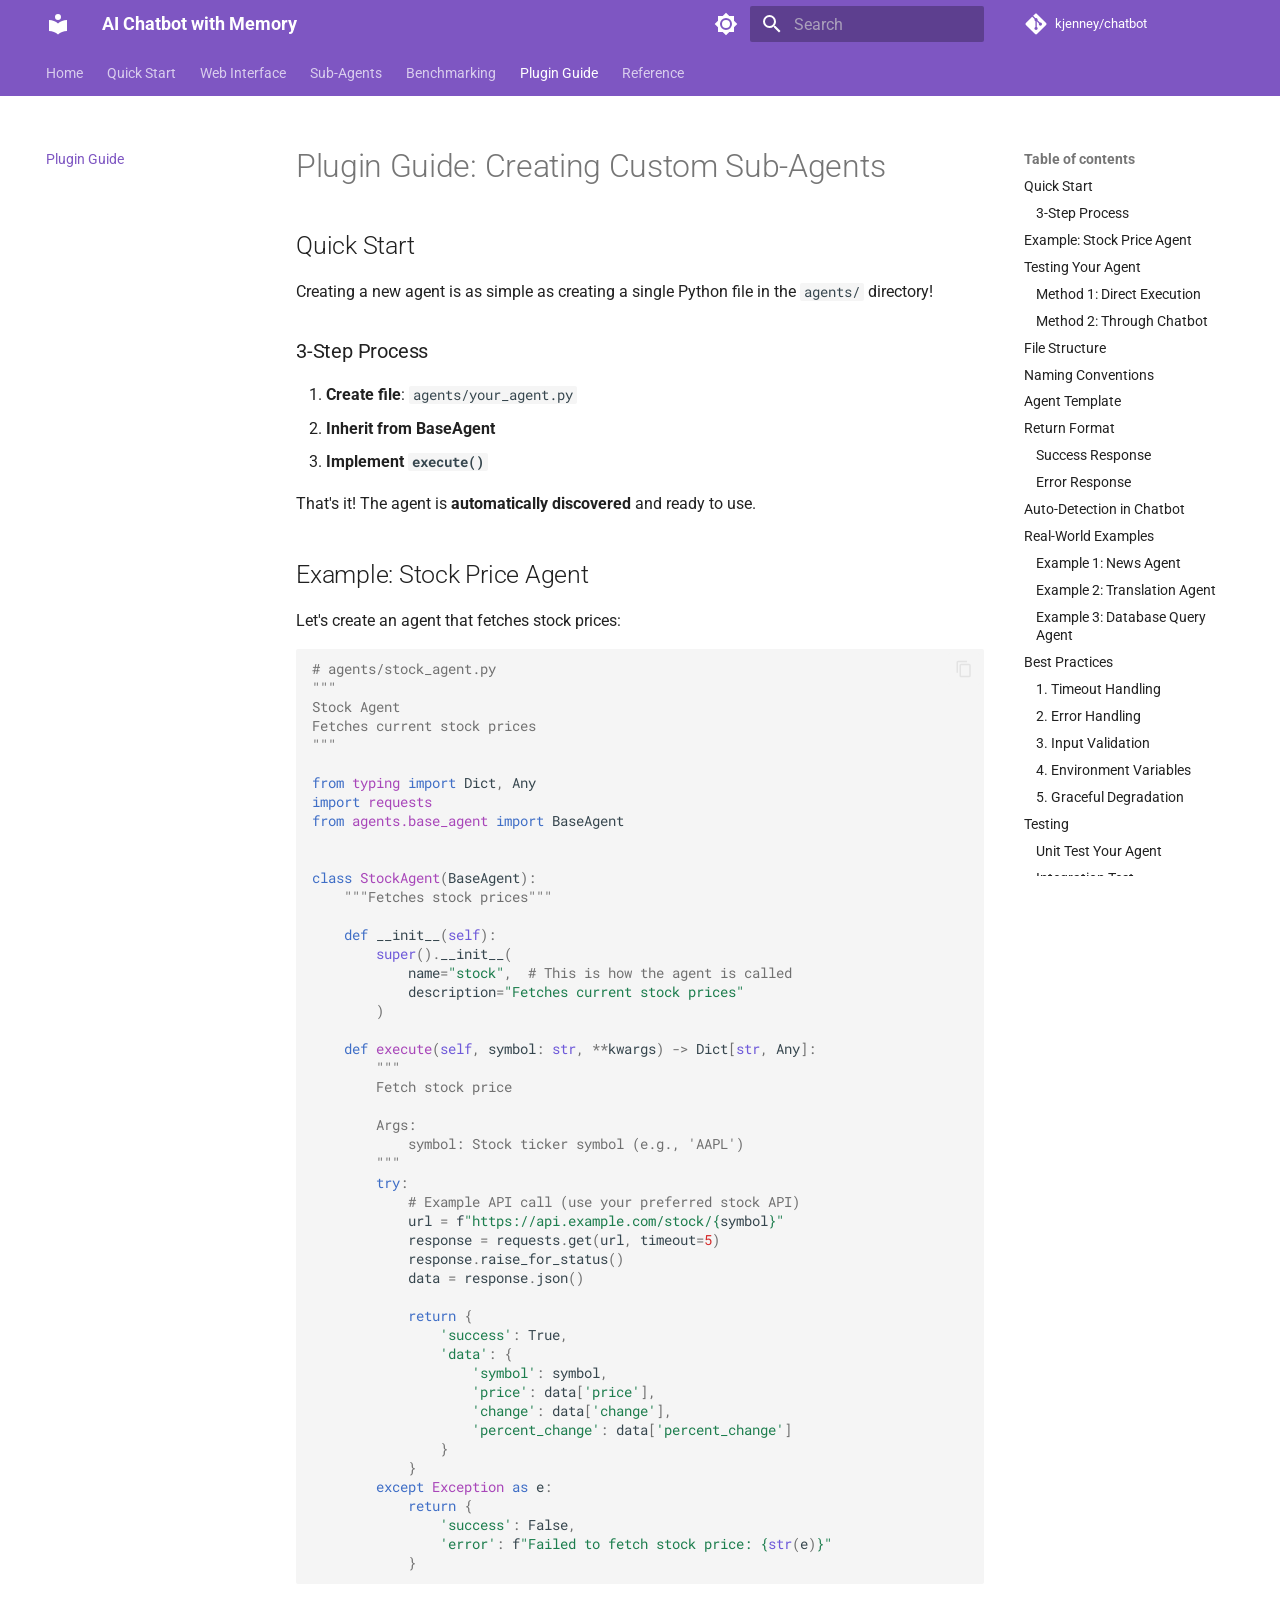
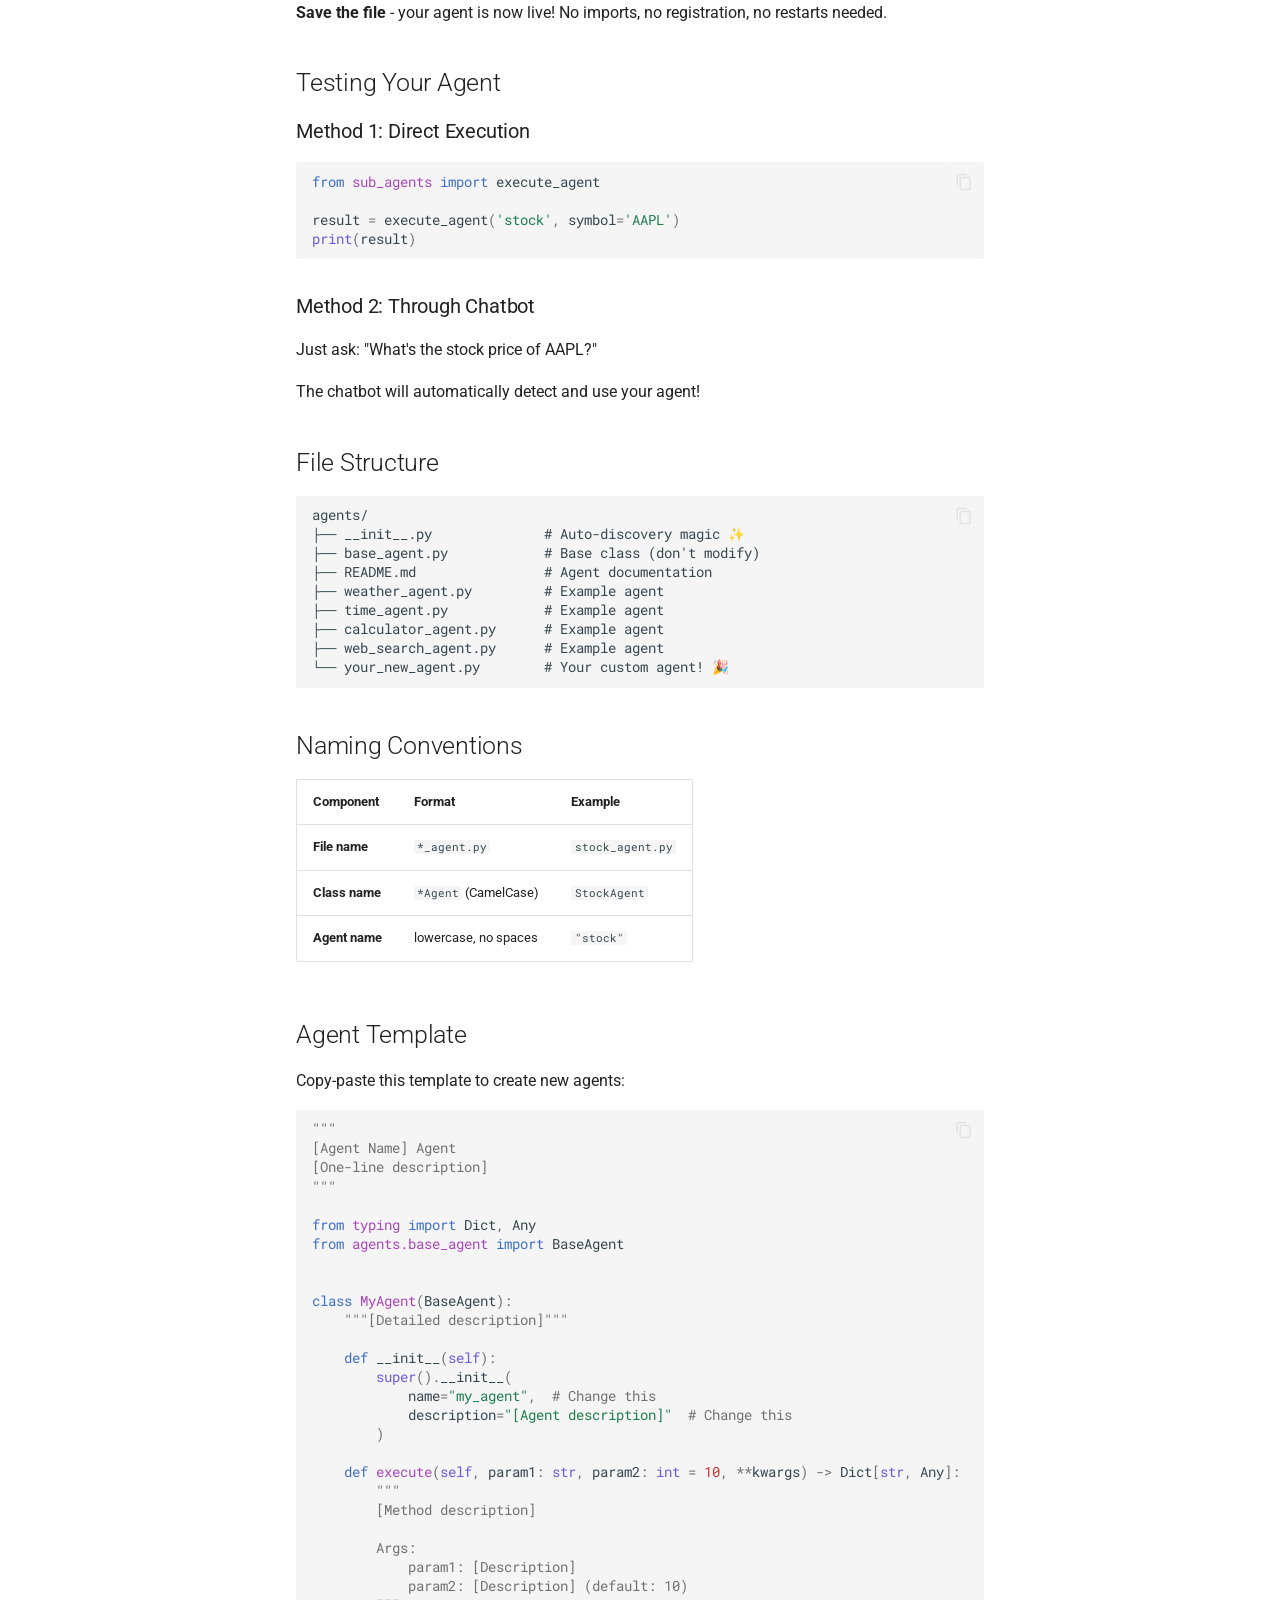
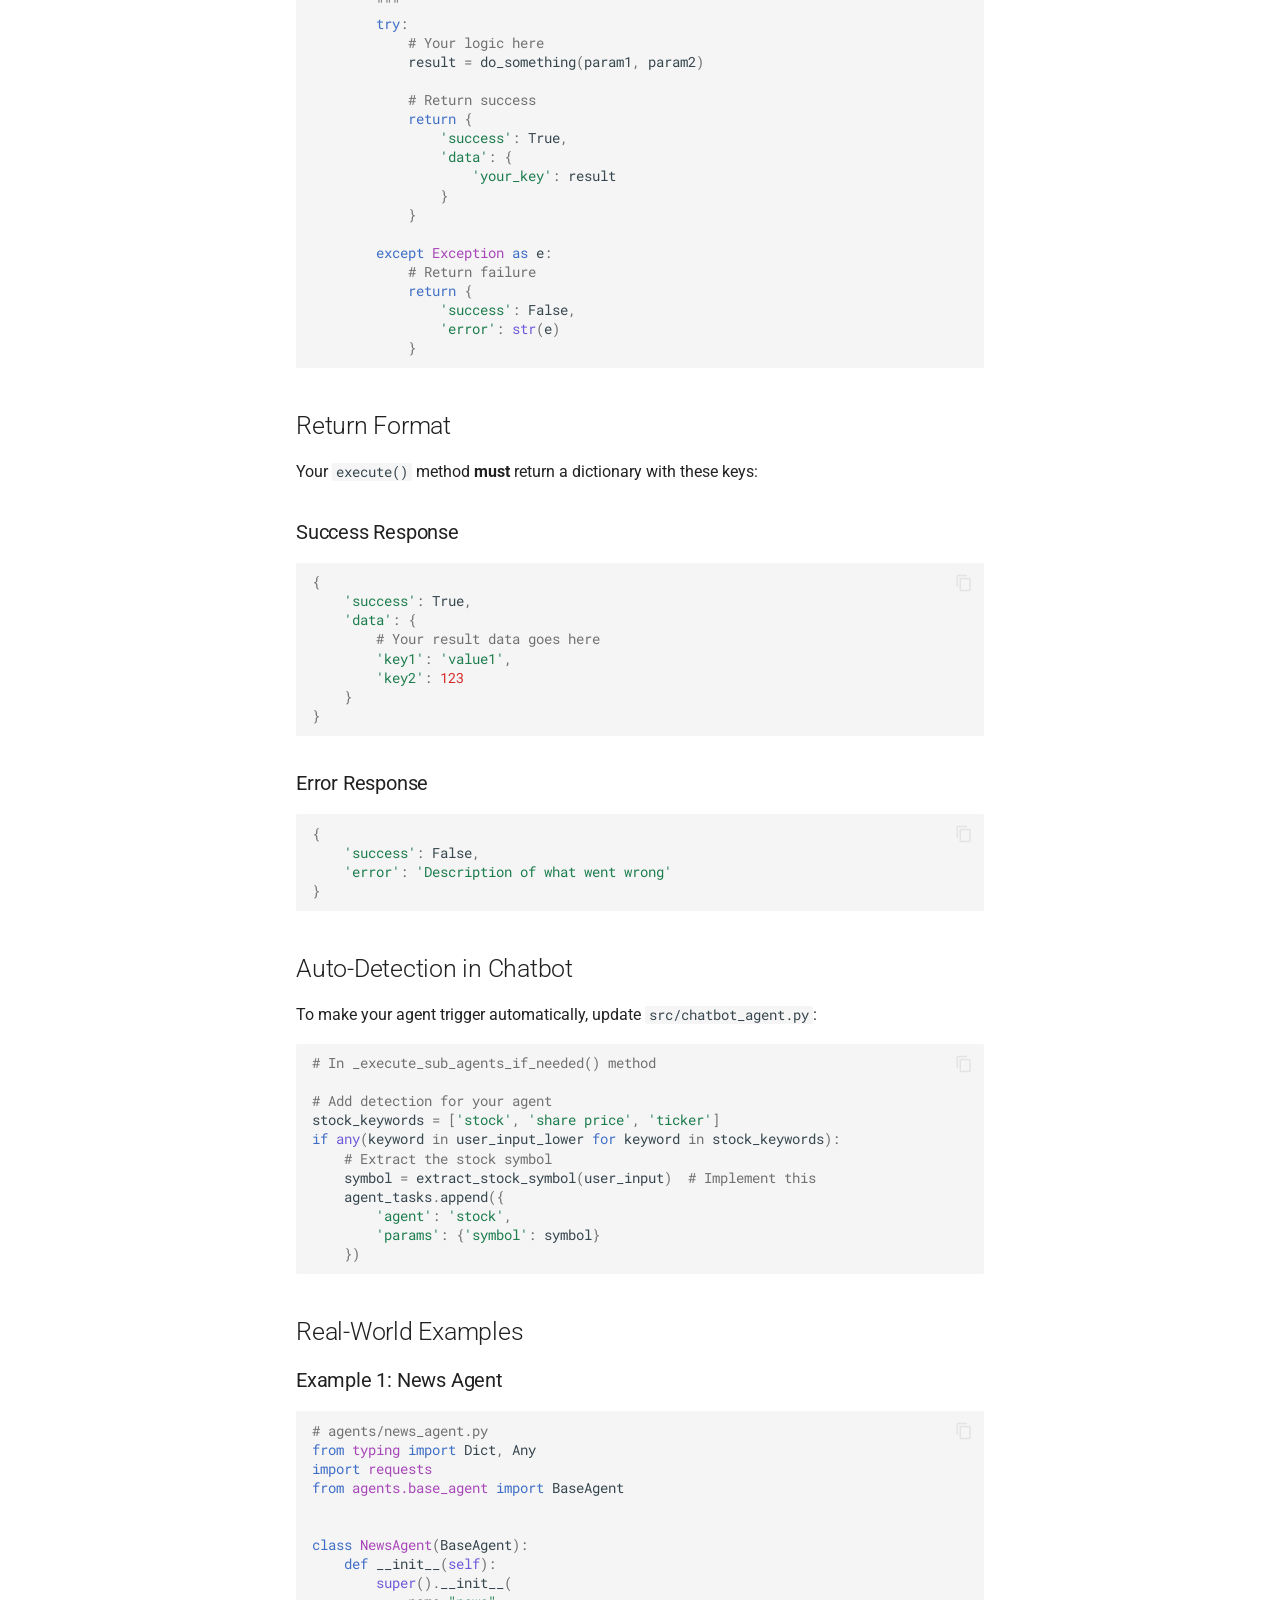
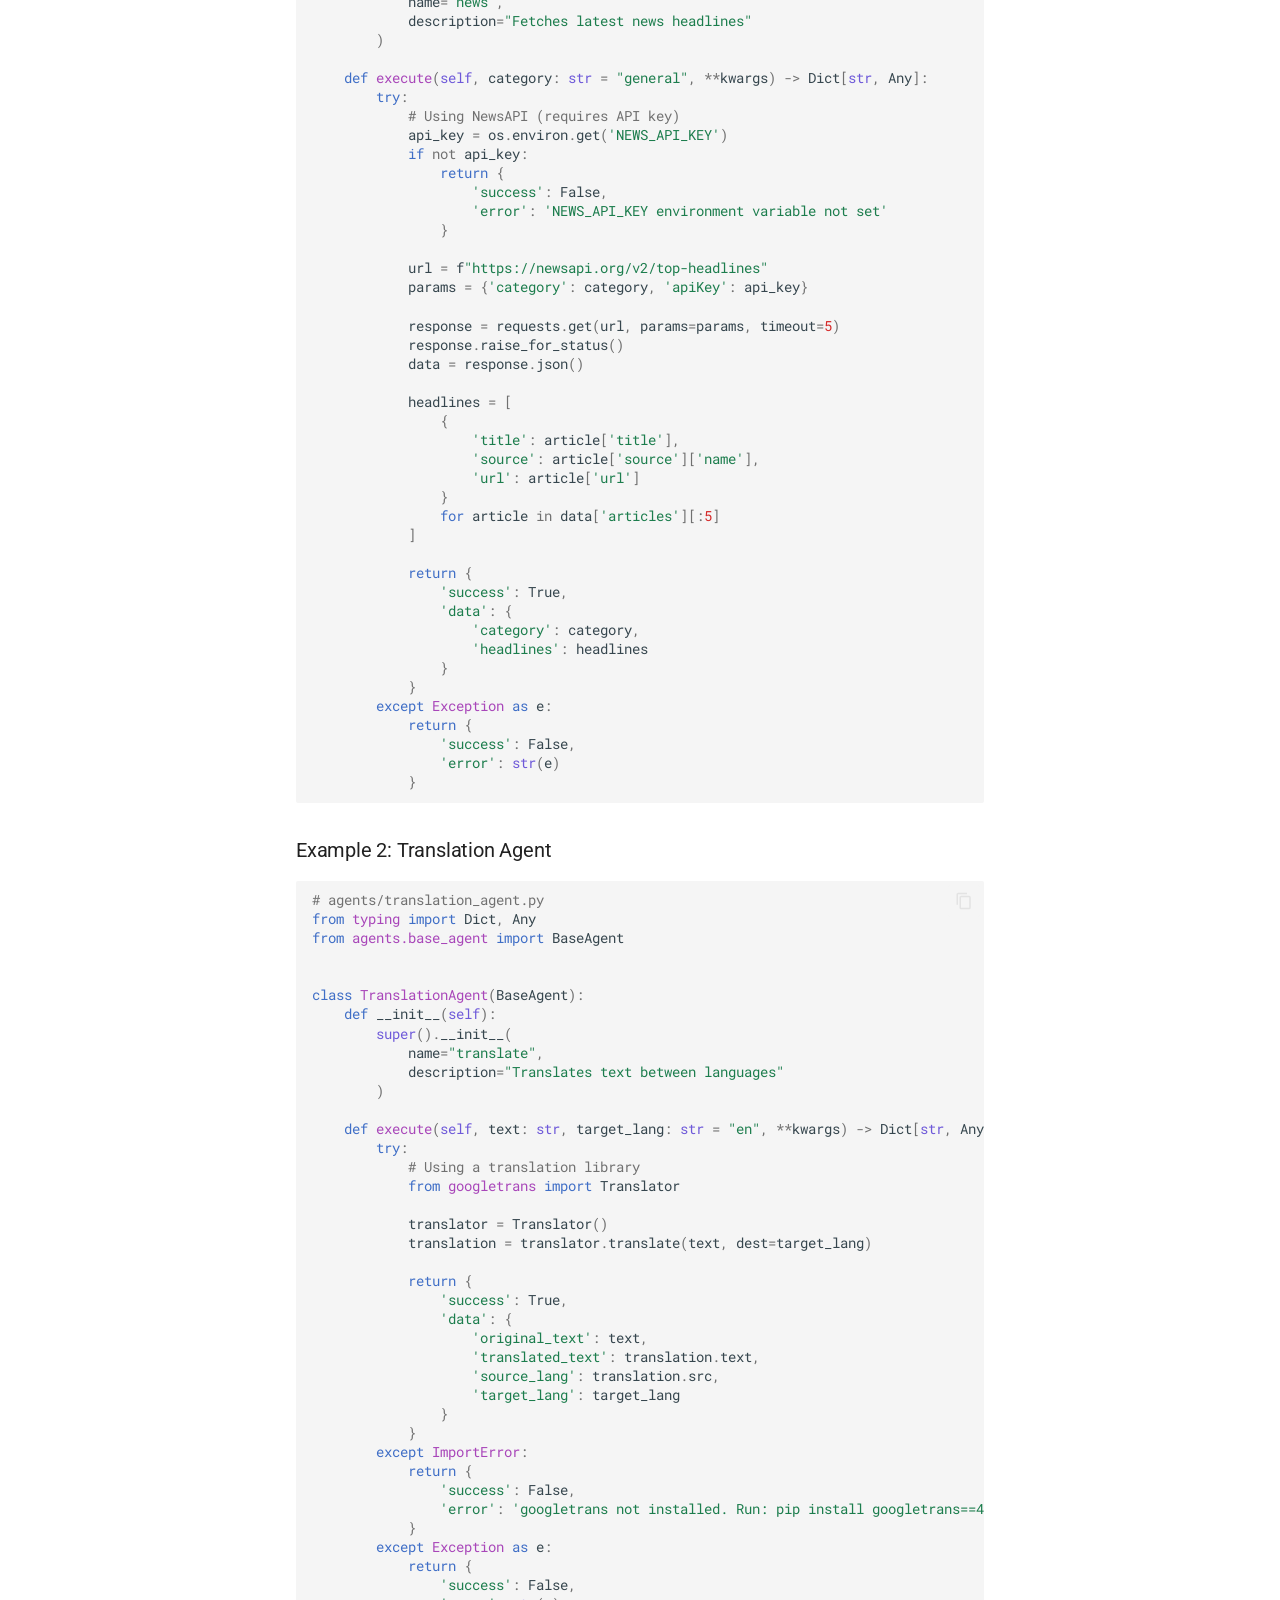
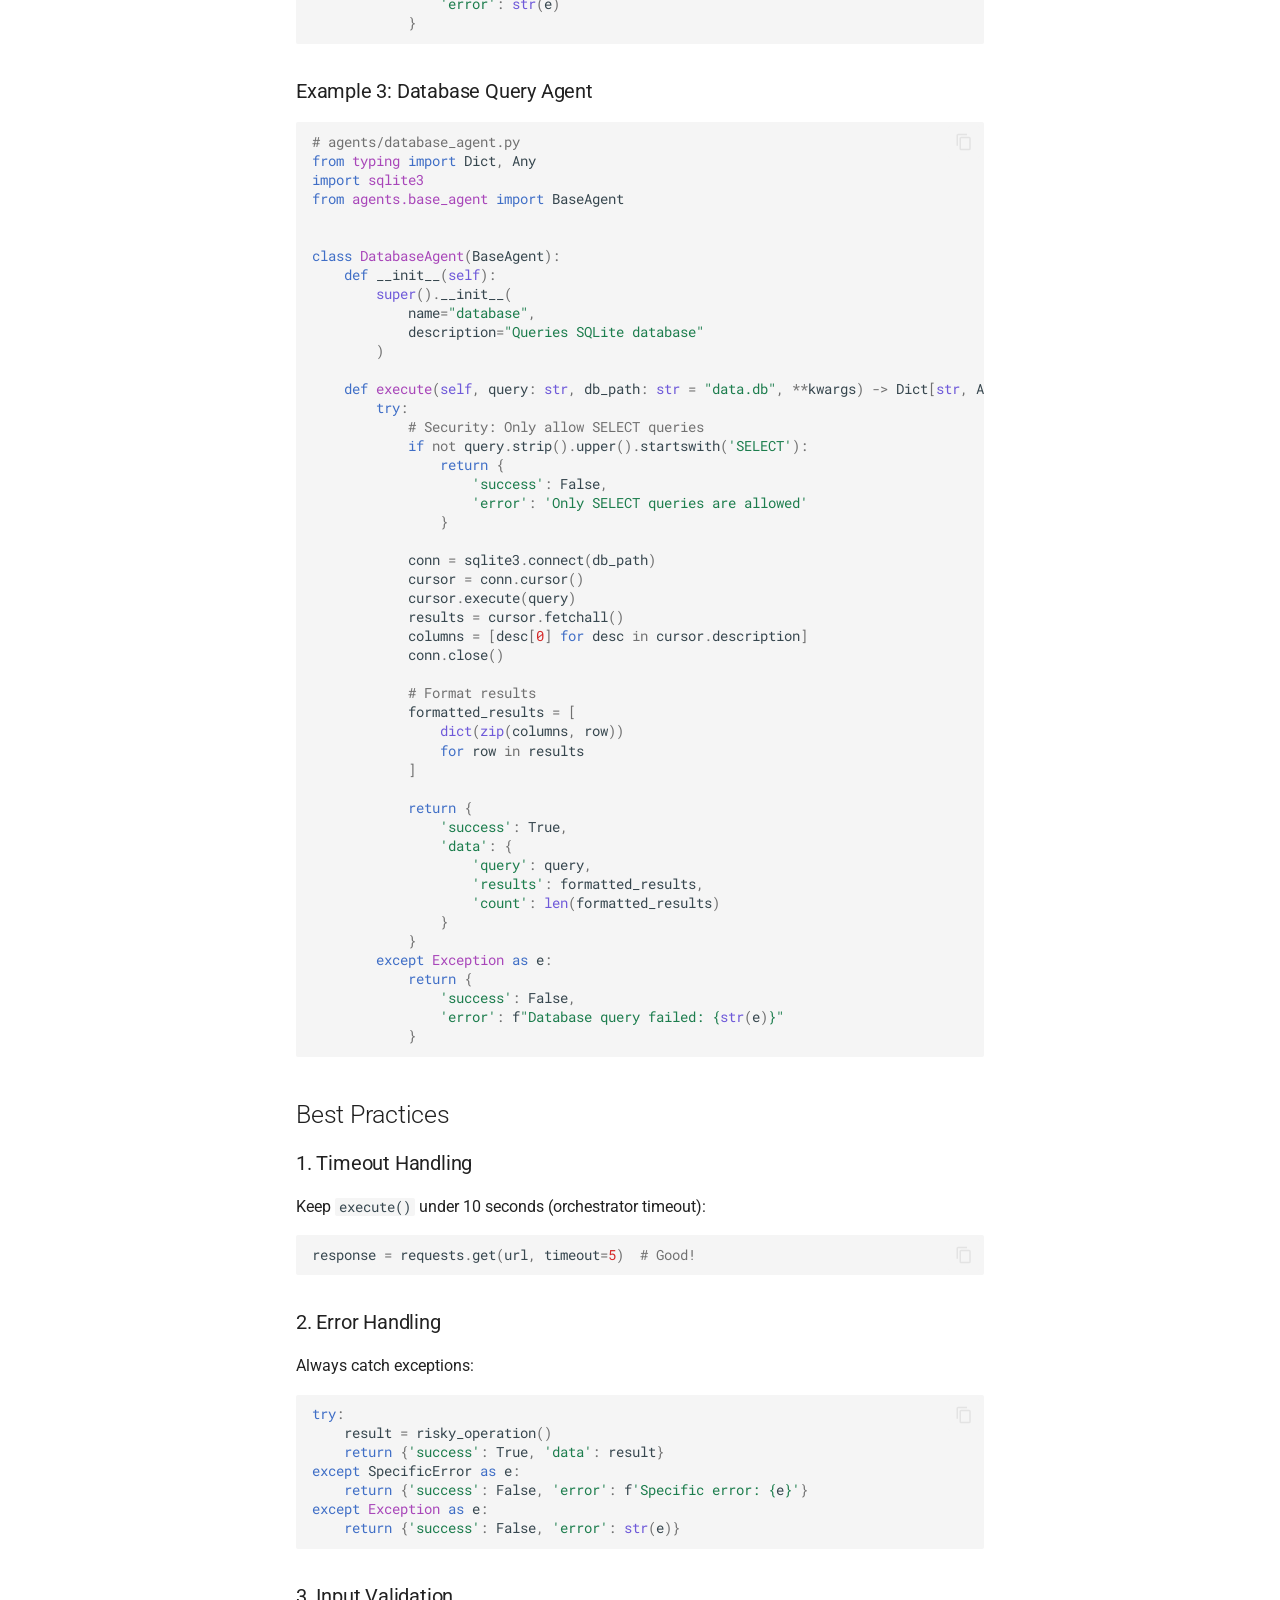
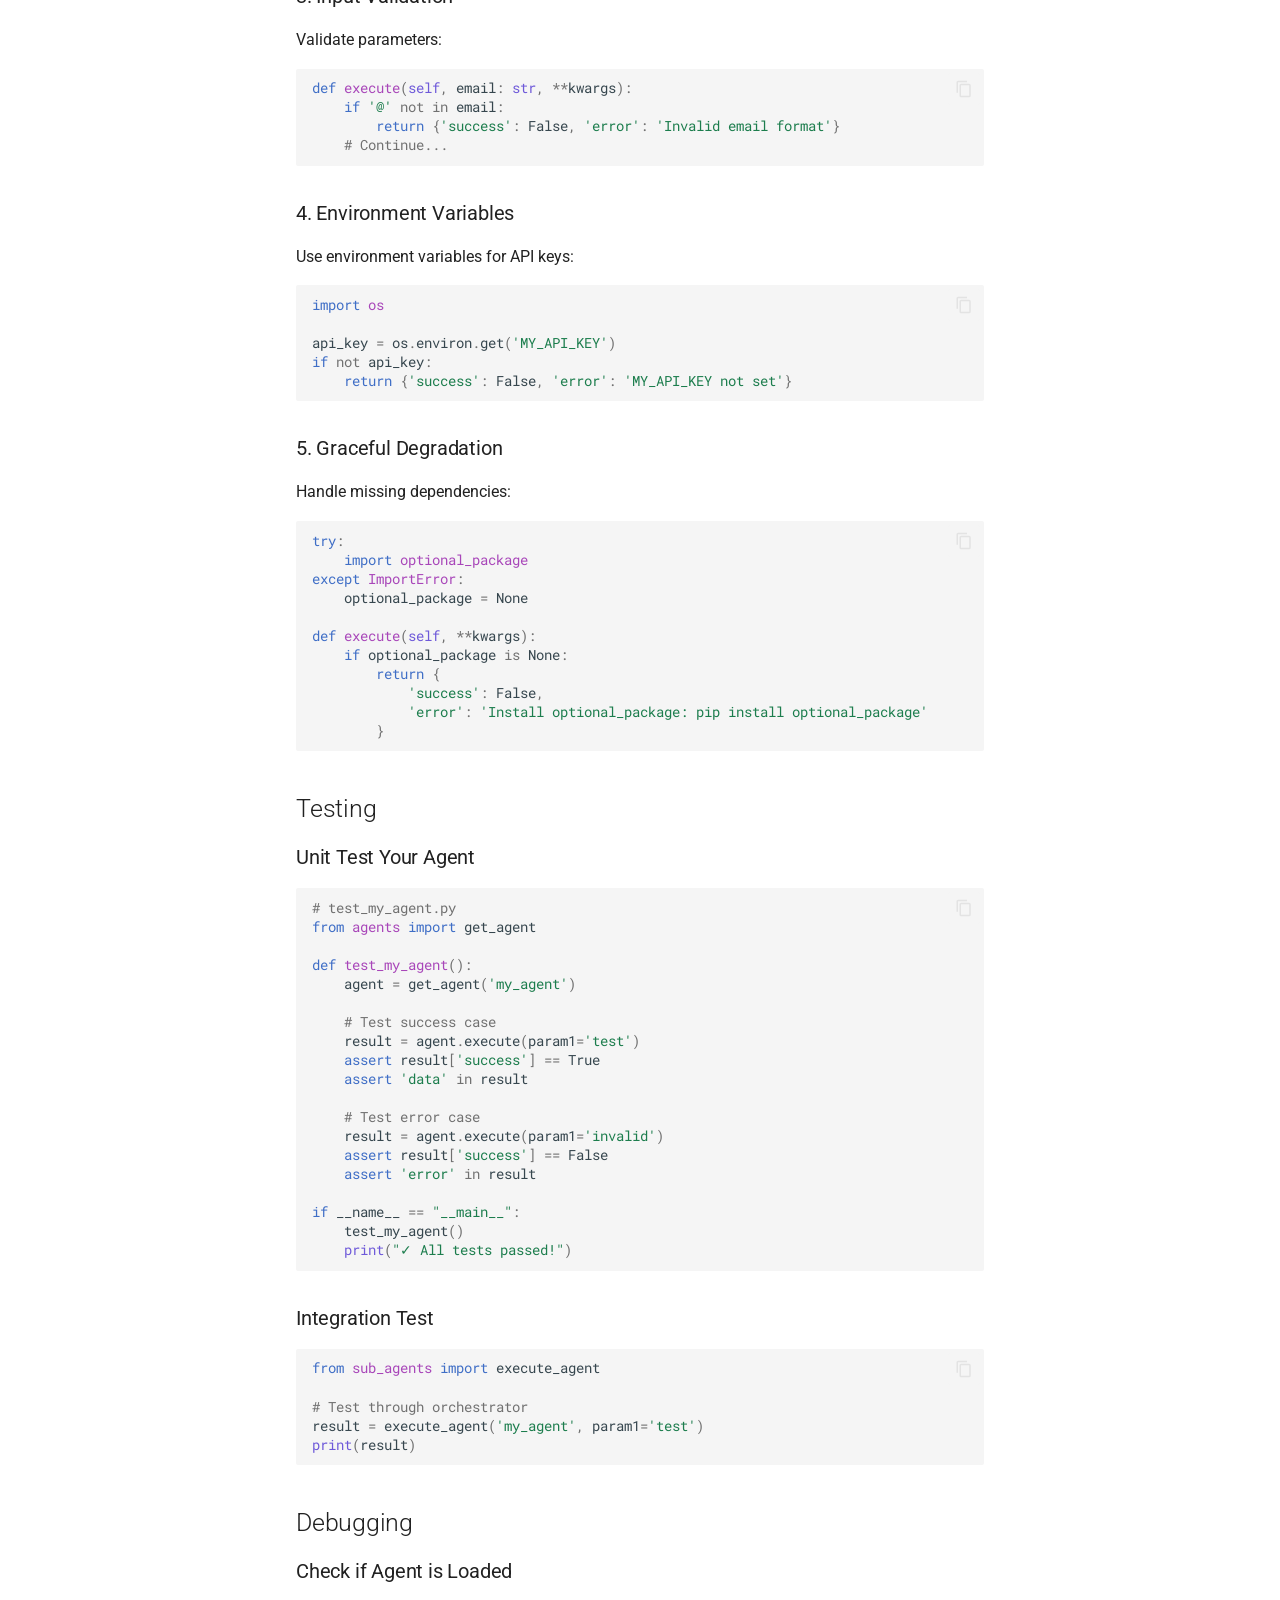
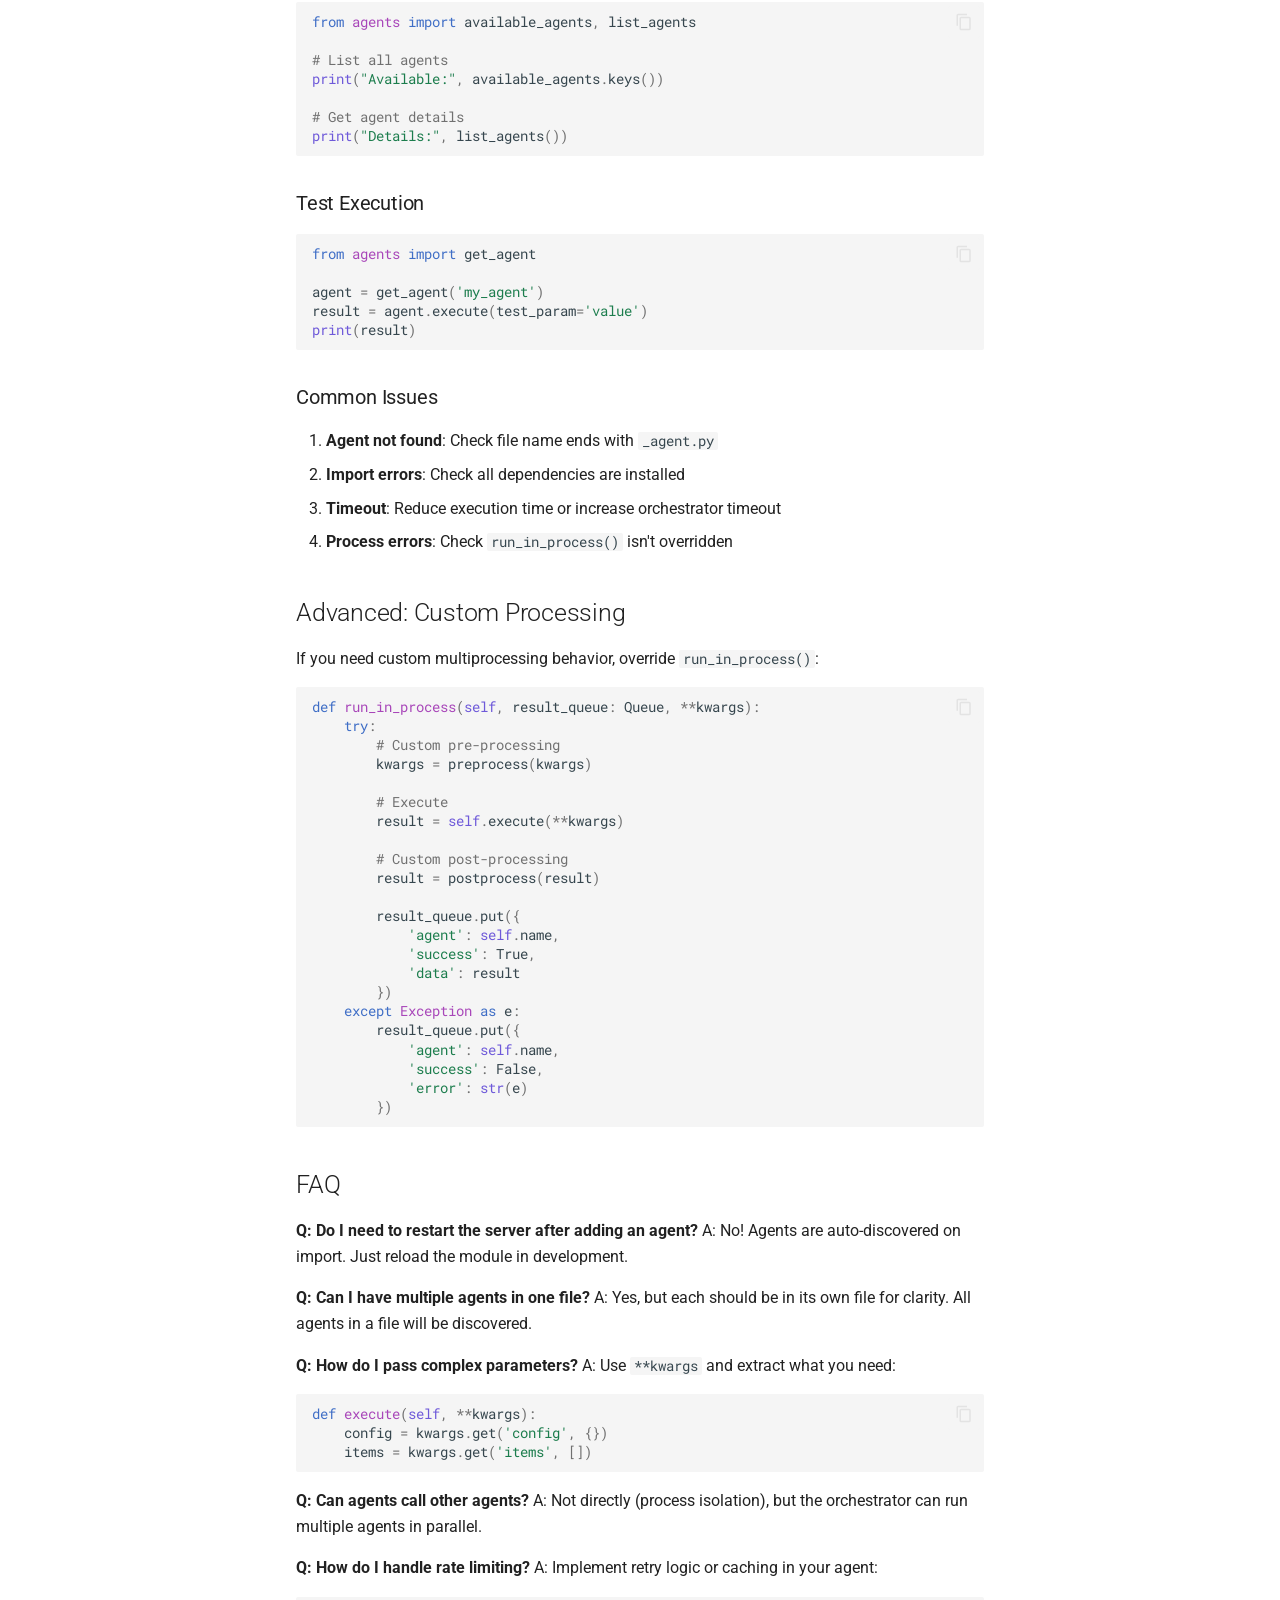
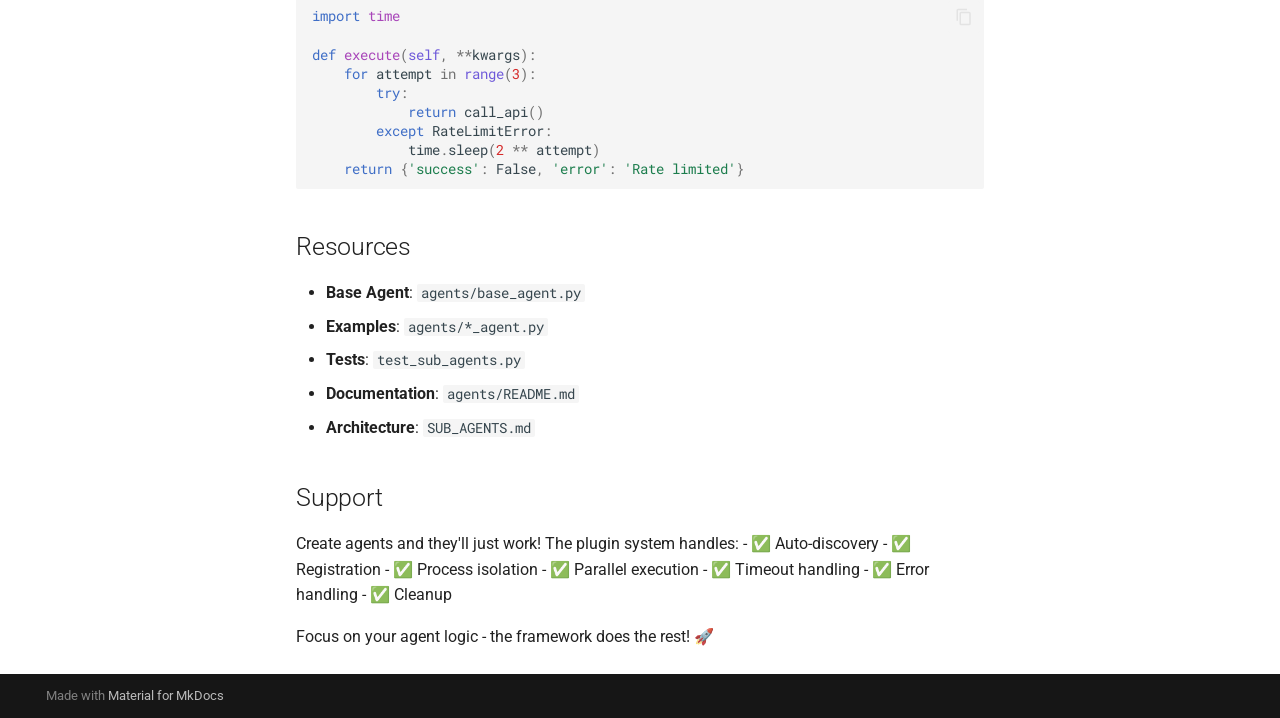
<file: PLUGIN_GUIDE/index.html>
<!doctype html>
<html lang="en" class="no-js">
  <head>
    
      <meta charset="utf-8">
      <meta name="viewport" content="width=device-width,initial-scale=1">
      
        <meta name="description" content="A persistent AI chatbot powered by Ollama with a sub-agent framework and web interface">
      
      
      
        <link rel="canonical" href="https://kjenney.github.io/chatbot/PLUGIN_GUIDE/">
      
      
        <link rel="prev" href="../BENCHMARKING/">
      
      
        <link rel="next" href="../reference/">
      
      
        
      
      
      <link rel="icon" href="../assets/images/favicon.png">
      <meta name="generator" content="mkdocs-1.6.1, mkdocs-material-9.7.6">
    
    
      
        <title>Plugin Guide - AI Chatbot with Memory</title>
      
    
    
      <link rel="stylesheet" href="../assets/stylesheets/main.484c7ddc.min.css">
      
        
        <link rel="stylesheet" href="../assets/stylesheets/palette.ab4e12ef.min.css">
      
      


    
    
      
    
    
      
        
        
        <link rel="preconnect" href="https://fonts.gstatic.com" crossorigin>
        <link rel="stylesheet" href="https://fonts.googleapis.com/css?family=Roboto:300,300i,400,400i,700,700i%7CRoboto+Mono:400,400i,700,700i&display=fallback">
        <style>:root{--md-text-font:"Roboto";--md-code-font:"Roboto Mono"}</style>
      
    
    
    <script>__md_scope=new URL("..",location),__md_hash=e=>[...e].reduce(((e,_)=>(e<<5)-e+_.charCodeAt(0)),0),__md_get=(e,_=localStorage,t=__md_scope)=>JSON.parse(_.getItem(t.pathname+"."+e)),__md_set=(e,_,t=localStorage,a=__md_scope)=>{try{t.setItem(a.pathname+"."+e,JSON.stringify(_))}catch(e){}}</script>
    
      

    
    
  </head>
  
  
    
    
      
    
    
    
    
    <body dir="ltr" data-md-color-scheme="default" data-md-color-primary="deep-purple" data-md-color-accent="purple">
  
    
    <input class="md-toggle" data-md-toggle="drawer" type="checkbox" id="__drawer" autocomplete="off">
    <input class="md-toggle" data-md-toggle="search" type="checkbox" id="__search" autocomplete="off">
    <label class="md-overlay" for="__drawer"></label>
    <div data-md-component="skip">
      
        
        <a href="#plugin-guide-creating-custom-sub-agents" class="md-skip">
          Skip to content
        </a>
      
    </div>
    <div data-md-component="announce">
      
    </div>
    
    
      

<header class="md-header" data-md-component="header">
  <nav class="md-header__inner md-grid" aria-label="Header">
    <a href=".." title="AI Chatbot with Memory" class="md-header__button md-logo" aria-label="AI Chatbot with Memory" data-md-component="logo">
      
  
  <svg xmlns="http://www.w3.org/2000/svg" viewBox="0 0 24 24"><path d="M12 8a3 3 0 0 0 3-3 3 3 0 0 0-3-3 3 3 0 0 0-3 3 3 3 0 0 0 3 3m0 3.54C9.64 9.35 6.5 8 3 8v11c3.5 0 6.64 1.35 9 3.54 2.36-2.19 5.5-3.54 9-3.54V8c-3.5 0-6.64 1.35-9 3.54"/></svg>

    </a>
    <label class="md-header__button md-icon" for="__drawer">
      
      <svg xmlns="http://www.w3.org/2000/svg" viewBox="0 0 24 24"><path d="M3 6h18v2H3zm0 5h18v2H3zm0 5h18v2H3z"/></svg>
    </label>
    <div class="md-header__title" data-md-component="header-title">
      <div class="md-header__ellipsis">
        <div class="md-header__topic">
          <span class="md-ellipsis">
            AI Chatbot with Memory
          </span>
        </div>
        <div class="md-header__topic" data-md-component="header-topic">
          <span class="md-ellipsis">
            
              Plugin Guide
            
          </span>
        </div>
      </div>
    </div>
    
      
        <form class="md-header__option" data-md-component="palette">
  
    
    
    
    <input class="md-option" data-md-color-media="" data-md-color-scheme="default" data-md-color-primary="deep-purple" data-md-color-accent="purple"  aria-label="Switch to dark mode"  type="radio" name="__palette" id="__palette_0">
    
      <label class="md-header__button md-icon" title="Switch to dark mode" for="__palette_1" hidden>
        <svg xmlns="http://www.w3.org/2000/svg" viewBox="0 0 24 24"><path d="M12 8a4 4 0 0 0-4 4 4 4 0 0 0 4 4 4 4 0 0 0 4-4 4 4 0 0 0-4-4m0 10a6 6 0 0 1-6-6 6 6 0 0 1 6-6 6 6 0 0 1 6 6 6 6 0 0 1-6 6m8-9.31V4h-4.69L12 .69 8.69 4H4v4.69L.69 12 4 15.31V20h4.69L12 23.31 15.31 20H20v-4.69L23.31 12z"/></svg>
      </label>
    
  
    
    
    
    <input class="md-option" data-md-color-media="" data-md-color-scheme="slate" data-md-color-primary="deep-purple" data-md-color-accent="purple"  aria-label="Switch to light mode"  type="radio" name="__palette" id="__palette_1">
    
      <label class="md-header__button md-icon" title="Switch to light mode" for="__palette_0" hidden>
        <svg xmlns="http://www.w3.org/2000/svg" viewBox="0 0 24 24"><path d="M12 18c-.89 0-1.74-.2-2.5-.55C11.56 16.5 13 14.42 13 12s-1.44-4.5-3.5-5.45C10.26 6.2 11.11 6 12 6a6 6 0 0 1 6 6 6 6 0 0 1-6 6m8-9.31V4h-4.69L12 .69 8.69 4H4v4.69L.69 12 4 15.31V20h4.69L12 23.31 15.31 20H20v-4.69L23.31 12z"/></svg>
      </label>
    
  
</form>
      
    
    
      <script>var palette=__md_get("__palette");if(palette&&palette.color){if("(prefers-color-scheme)"===palette.color.media){var media=matchMedia("(prefers-color-scheme: light)"),input=document.querySelector(media.matches?"[data-md-color-media='(prefers-color-scheme: light)']":"[data-md-color-media='(prefers-color-scheme: dark)']");palette.color.media=input.getAttribute("data-md-color-media"),palette.color.scheme=input.getAttribute("data-md-color-scheme"),palette.color.primary=input.getAttribute("data-md-color-primary"),palette.color.accent=input.getAttribute("data-md-color-accent")}for(var[key,value]of Object.entries(palette.color))document.body.setAttribute("data-md-color-"+key,value)}</script>
    
    
    
      
      
        <label class="md-header__button md-icon" for="__search">
          
          <svg xmlns="http://www.w3.org/2000/svg" viewBox="0 0 24 24"><path d="M9.5 3A6.5 6.5 0 0 1 16 9.5c0 1.61-.59 3.09-1.56 4.23l.27.27h.79l5 5-1.5 1.5-5-5v-.79l-.27-.27A6.52 6.52 0 0 1 9.5 16 6.5 6.5 0 0 1 3 9.5 6.5 6.5 0 0 1 9.5 3m0 2C7 5 5 7 5 9.5S7 14 9.5 14 14 12 14 9.5 12 5 9.5 5"/></svg>
        </label>
        <div class="md-search" data-md-component="search" role="dialog">
  <label class="md-search__overlay" for="__search"></label>
  <div class="md-search__inner" role="search">
    <form class="md-search__form" name="search">
      <input type="text" class="md-search__input" name="query" aria-label="Search" placeholder="Search" autocapitalize="off" autocorrect="off" autocomplete="off" spellcheck="false" data-md-component="search-query" required>
      <label class="md-search__icon md-icon" for="__search">
        
        <svg xmlns="http://www.w3.org/2000/svg" viewBox="0 0 24 24"><path d="M9.5 3A6.5 6.5 0 0 1 16 9.5c0 1.61-.59 3.09-1.56 4.23l.27.27h.79l5 5-1.5 1.5-5-5v-.79l-.27-.27A6.52 6.52 0 0 1 9.5 16 6.5 6.5 0 0 1 3 9.5 6.5 6.5 0 0 1 9.5 3m0 2C7 5 5 7 5 9.5S7 14 9.5 14 14 12 14 9.5 12 5 9.5 5"/></svg>
        
        <svg xmlns="http://www.w3.org/2000/svg" viewBox="0 0 24 24"><path d="M20 11v2H8l5.5 5.5-1.42 1.42L4.16 12l7.92-7.92L13.5 5.5 8 11z"/></svg>
      </label>
      <nav class="md-search__options" aria-label="Search">
        
        <button type="reset" class="md-search__icon md-icon" title="Clear" aria-label="Clear" tabindex="-1">
          
          <svg xmlns="http://www.w3.org/2000/svg" viewBox="0 0 24 24"><path d="M19 6.41 17.59 5 12 10.59 6.41 5 5 6.41 10.59 12 5 17.59 6.41 19 12 13.41 17.59 19 19 17.59 13.41 12z"/></svg>
        </button>
      </nav>
      
        <div class="md-search__suggest" data-md-component="search-suggest"></div>
      
    </form>
    <div class="md-search__output">
      <div class="md-search__scrollwrap" tabindex="0" data-md-scrollfix>
        <div class="md-search-result" data-md-component="search-result">
          <div class="md-search-result__meta">
            Initializing search
          </div>
          <ol class="md-search-result__list" role="presentation"></ol>
        </div>
      </div>
    </div>
  </div>
</div>
      
    
    
      <div class="md-header__source">
        <a href="https://github.com/kjenney/chatbot" title="Go to repository" class="md-source" data-md-component="source">
  <div class="md-source__icon md-icon">
    
    <svg xmlns="http://www.w3.org/2000/svg" viewBox="0 0 448 512"><!--! Font Awesome Free 7.1.0 by @fontawesome - https://fontawesome.com License - https://fontawesome.com/license/free (Icons: CC BY 4.0, Fonts: SIL OFL 1.1, Code: MIT License) Copyright 2025 Fonticons, Inc.--><path d="M439.6 236.1 244 40.5c-5.4-5.5-12.8-8.5-20.4-8.5s-15 3-20.4 8.4L162.5 81l51.5 51.5c27.1-9.1 52.7 16.8 43.4 43.7l49.7 49.7c34.2-11.8 61.2 31 35.5 56.7-26.5 26.5-70.2-2.9-56-37.3L240.3 199v121.9c25.3 12.5 22.3 41.8 9.1 55-6.4 6.4-15.2 10.1-24.3 10.1s-17.8-3.6-24.3-10.1c-17.6-17.6-11.1-46.9 11.2-56v-123c-20.8-8.5-24.6-30.7-18.6-45L142.6 101 8.5 235.1C3 240.6 0 247.9 0 255.5s3 15 8.5 20.4l195.6 195.7c5.4 5.4 12.7 8.4 20.4 8.4s15-3 20.4-8.4l194.7-194.7c5.4-5.4 8.4-12.8 8.4-20.4s-3-15-8.4-20.4"/></svg>
  </div>
  <div class="md-source__repository">
    kjenney/chatbot
  </div>
</a>
      </div>
    
  </nav>
  
</header>
    
    <div class="md-container" data-md-component="container">
      
      
        
          
            
<nav class="md-tabs" aria-label="Tabs" data-md-component="tabs">
  <div class="md-grid">
    <ul class="md-tabs__list">
      
        
  
  
  
  
    <li class="md-tabs__item">
      <a href=".." class="md-tabs__link">
        
  
  
    
  
  Home

      </a>
    </li>
  

      
        
  
  
  
  
    <li class="md-tabs__item">
      <a href="../QUICKSTART/" class="md-tabs__link">
        
  
  
    
  
  Quick Start

      </a>
    </li>
  

      
        
  
  
  
  
    <li class="md-tabs__item">
      <a href="../WEB_INTERFACE/" class="md-tabs__link">
        
  
  
    
  
  Web Interface

      </a>
    </li>
  

      
        
  
  
  
  
    
    
      <li class="md-tabs__item">
        <a href="../SUB_AGENTS/" class="md-tabs__link">
          
  
  
  Sub-Agents

        </a>
      </li>
    
  

      
        
  
  
  
  
    <li class="md-tabs__item">
      <a href="../BENCHMARKING/" class="md-tabs__link">
        
  
  
    
  
  Benchmarking

      </a>
    </li>
  

      
        
  
  
  
    
  
  
    <li class="md-tabs__item md-tabs__item--active">
      <a href="./" class="md-tabs__link">
        
  
  
    
  
  Plugin Guide

      </a>
    </li>
  

      
        
  
  
  
  
    <li class="md-tabs__item">
      <a href="../reference/" class="md-tabs__link">
        
  
  
    
  
  Reference

      </a>
    </li>
  

      
    </ul>
  </div>
</nav>
          
        
      
      <main class="md-main" data-md-component="main">
        <div class="md-main__inner md-grid">
          
            
              
              <div class="md-sidebar md-sidebar--primary" data-md-component="sidebar" data-md-type="navigation" >
                <div class="md-sidebar__scrollwrap">
                  <div class="md-sidebar__inner">
                    


  


<nav class="md-nav md-nav--primary md-nav--lifted" aria-label="Navigation" data-md-level="0">
  <label class="md-nav__title" for="__drawer">
    <a href=".." title="AI Chatbot with Memory" class="md-nav__button md-logo" aria-label="AI Chatbot with Memory" data-md-component="logo">
      
  
  <svg xmlns="http://www.w3.org/2000/svg" viewBox="0 0 24 24"><path d="M12 8a3 3 0 0 0 3-3 3 3 0 0 0-3-3 3 3 0 0 0-3 3 3 3 0 0 0 3 3m0 3.54C9.64 9.35 6.5 8 3 8v11c3.5 0 6.64 1.35 9 3.54 2.36-2.19 5.5-3.54 9-3.54V8c-3.5 0-6.64 1.35-9 3.54"/></svg>

    </a>
    AI Chatbot with Memory
  </label>
  
    <div class="md-nav__source">
      <a href="https://github.com/kjenney/chatbot" title="Go to repository" class="md-source" data-md-component="source">
  <div class="md-source__icon md-icon">
    
    <svg xmlns="http://www.w3.org/2000/svg" viewBox="0 0 448 512"><!--! Font Awesome Free 7.1.0 by @fontawesome - https://fontawesome.com License - https://fontawesome.com/license/free (Icons: CC BY 4.0, Fonts: SIL OFL 1.1, Code: MIT License) Copyright 2025 Fonticons, Inc.--><path d="M439.6 236.1 244 40.5c-5.4-5.5-12.8-8.5-20.4-8.5s-15 3-20.4 8.4L162.5 81l51.5 51.5c27.1-9.1 52.7 16.8 43.4 43.7l49.7 49.7c34.2-11.8 61.2 31 35.5 56.7-26.5 26.5-70.2-2.9-56-37.3L240.3 199v121.9c25.3 12.5 22.3 41.8 9.1 55-6.4 6.4-15.2 10.1-24.3 10.1s-17.8-3.6-24.3-10.1c-17.6-17.6-11.1-46.9 11.2-56v-123c-20.8-8.5-24.6-30.7-18.6-45L142.6 101 8.5 235.1C3 240.6 0 247.9 0 255.5s3 15 8.5 20.4l195.6 195.7c5.4 5.4 12.7 8.4 20.4 8.4s15-3 20.4-8.4l194.7-194.7c5.4-5.4 8.4-12.8 8.4-20.4s-3-15-8.4-20.4"/></svg>
  </div>
  <div class="md-source__repository">
    kjenney/chatbot
  </div>
</a>
    </div>
  
  <ul class="md-nav__list" data-md-scrollfix>
    
      
      
  
  
  
  
    <li class="md-nav__item">
      <a href=".." class="md-nav__link">
        
  
  
  <span class="md-ellipsis">
    
  
    Home
  

    
  </span>
  
  

      </a>
    </li>
  

    
      
      
  
  
  
  
    <li class="md-nav__item">
      <a href="../QUICKSTART/" class="md-nav__link">
        
  
  
  <span class="md-ellipsis">
    
  
    Quick Start
  

    
  </span>
  
  

      </a>
    </li>
  

    
      
      
  
  
  
  
    <li class="md-nav__item">
      <a href="../WEB_INTERFACE/" class="md-nav__link">
        
  
  
  <span class="md-ellipsis">
    
  
    Web Interface
  

    
  </span>
  
  

      </a>
    </li>
  

    
      
      
  
  
  
  
    
    
    
    
      
      
        
      
    
    
    <li class="md-nav__item md-nav__item--nested">
      
        
        
        <input class="md-nav__toggle md-toggle " type="checkbox" id="__nav_4" >
        
          
          <label class="md-nav__link" for="__nav_4" id="__nav_4_label" tabindex="0">
            
  
  
  <span class="md-ellipsis">
    
  
    Sub-Agents
  

    
  </span>
  
  

            <span class="md-nav__icon md-icon"></span>
          </label>
        
        <nav class="md-nav" data-md-level="1" aria-labelledby="__nav_4_label" aria-expanded="false">
          <label class="md-nav__title" for="__nav_4">
            <span class="md-nav__icon md-icon"></span>
            
  
    Sub-Agents
  

          </label>
          <ul class="md-nav__list" data-md-scrollfix>
            
              
                
  
  
  
  
    <li class="md-nav__item">
      <a href="../SUB_AGENTS/" class="md-nav__link">
        
  
  
  <span class="md-ellipsis">
    
  
    Overview
  

    
  </span>
  
  

      </a>
    </li>
  

              
            
              
                
  
  
  
  
    <li class="md-nav__item">
      <a href="../GMAIL_AGENT/" class="md-nav__link">
        
  
  
  <span class="md-ellipsis">
    
  
    Gmail Agent
  

    
  </span>
  
  

      </a>
    </li>
  

              
            
          </ul>
        </nav>
      
    </li>
  

    
      
      
  
  
  
  
    <li class="md-nav__item">
      <a href="../BENCHMARKING/" class="md-nav__link">
        
  
  
  <span class="md-ellipsis">
    
  
    Benchmarking
  

    
  </span>
  
  

      </a>
    </li>
  

    
      
      
  
  
    
  
  
  
    <li class="md-nav__item md-nav__item--active">
      
      <input class="md-nav__toggle md-toggle" type="checkbox" id="__toc">
      
      
        
      
      
        <label class="md-nav__link md-nav__link--active" for="__toc">
          
  
  
  <span class="md-ellipsis">
    
  
    Plugin Guide
  

    
  </span>
  
  

          <span class="md-nav__icon md-icon"></span>
        </label>
      
      <a href="./" class="md-nav__link md-nav__link--active">
        
  
  
  <span class="md-ellipsis">
    
  
    Plugin Guide
  

    
  </span>
  
  

      </a>
      
        

<nav class="md-nav md-nav--secondary" aria-label="Table of contents">
  
  
  
    
  
  
    <label class="md-nav__title" for="__toc">
      <span class="md-nav__icon md-icon"></span>
      Table of contents
    </label>
    <ul class="md-nav__list" data-md-component="toc" data-md-scrollfix>
      
        <li class="md-nav__item">
  <a href="#quick-start" class="md-nav__link">
    <span class="md-ellipsis">
      
        Quick Start
      
    </span>
  </a>
  
    <nav class="md-nav" aria-label="Quick Start">
      <ul class="md-nav__list">
        
          <li class="md-nav__item">
  <a href="#3-step-process" class="md-nav__link">
    <span class="md-ellipsis">
      
        3-Step Process
      
    </span>
  </a>
  
</li>
        
      </ul>
    </nav>
  
</li>
      
        <li class="md-nav__item">
  <a href="#example-stock-price-agent" class="md-nav__link">
    <span class="md-ellipsis">
      
        Example: Stock Price Agent
      
    </span>
  </a>
  
</li>
      
        <li class="md-nav__item">
  <a href="#testing-your-agent" class="md-nav__link">
    <span class="md-ellipsis">
      
        Testing Your Agent
      
    </span>
  </a>
  
    <nav class="md-nav" aria-label="Testing Your Agent">
      <ul class="md-nav__list">
        
          <li class="md-nav__item">
  <a href="#method-1-direct-execution" class="md-nav__link">
    <span class="md-ellipsis">
      
        Method 1: Direct Execution
      
    </span>
  </a>
  
</li>
        
          <li class="md-nav__item">
  <a href="#method-2-through-chatbot" class="md-nav__link">
    <span class="md-ellipsis">
      
        Method 2: Through Chatbot
      
    </span>
  </a>
  
</li>
        
      </ul>
    </nav>
  
</li>
      
        <li class="md-nav__item">
  <a href="#file-structure" class="md-nav__link">
    <span class="md-ellipsis">
      
        File Structure
      
    </span>
  </a>
  
</li>
      
        <li class="md-nav__item">
  <a href="#naming-conventions" class="md-nav__link">
    <span class="md-ellipsis">
      
        Naming Conventions
      
    </span>
  </a>
  
</li>
      
        <li class="md-nav__item">
  <a href="#agent-template" class="md-nav__link">
    <span class="md-ellipsis">
      
        Agent Template
      
    </span>
  </a>
  
</li>
      
        <li class="md-nav__item">
  <a href="#return-format" class="md-nav__link">
    <span class="md-ellipsis">
      
        Return Format
      
    </span>
  </a>
  
    <nav class="md-nav" aria-label="Return Format">
      <ul class="md-nav__list">
        
          <li class="md-nav__item">
  <a href="#success-response" class="md-nav__link">
    <span class="md-ellipsis">
      
        Success Response
      
    </span>
  </a>
  
</li>
        
          <li class="md-nav__item">
  <a href="#error-response" class="md-nav__link">
    <span class="md-ellipsis">
      
        Error Response
      
    </span>
  </a>
  
</li>
        
      </ul>
    </nav>
  
</li>
      
        <li class="md-nav__item">
  <a href="#auto-detection-in-chatbot" class="md-nav__link">
    <span class="md-ellipsis">
      
        Auto-Detection in Chatbot
      
    </span>
  </a>
  
</li>
      
        <li class="md-nav__item">
  <a href="#real-world-examples" class="md-nav__link">
    <span class="md-ellipsis">
      
        Real-World Examples
      
    </span>
  </a>
  
    <nav class="md-nav" aria-label="Real-World Examples">
      <ul class="md-nav__list">
        
          <li class="md-nav__item">
  <a href="#example-1-news-agent" class="md-nav__link">
    <span class="md-ellipsis">
      
        Example 1: News Agent
      
    </span>
  </a>
  
</li>
        
          <li class="md-nav__item">
  <a href="#example-2-translation-agent" class="md-nav__link">
    <span class="md-ellipsis">
      
        Example 2: Translation Agent
      
    </span>
  </a>
  
</li>
        
          <li class="md-nav__item">
  <a href="#example-3-database-query-agent" class="md-nav__link">
    <span class="md-ellipsis">
      
        Example 3: Database Query Agent
      
    </span>
  </a>
  
</li>
        
      </ul>
    </nav>
  
</li>
      
        <li class="md-nav__item">
  <a href="#best-practices" class="md-nav__link">
    <span class="md-ellipsis">
      
        Best Practices
      
    </span>
  </a>
  
    <nav class="md-nav" aria-label="Best Practices">
      <ul class="md-nav__list">
        
          <li class="md-nav__item">
  <a href="#1-timeout-handling" class="md-nav__link">
    <span class="md-ellipsis">
      
        1. Timeout Handling
      
    </span>
  </a>
  
</li>
        
          <li class="md-nav__item">
  <a href="#2-error-handling" class="md-nav__link">
    <span class="md-ellipsis">
      
        2. Error Handling
      
    </span>
  </a>
  
</li>
        
          <li class="md-nav__item">
  <a href="#3-input-validation" class="md-nav__link">
    <span class="md-ellipsis">
      
        3. Input Validation
      
    </span>
  </a>
  
</li>
        
          <li class="md-nav__item">
  <a href="#4-environment-variables" class="md-nav__link">
    <span class="md-ellipsis">
      
        4. Environment Variables
      
    </span>
  </a>
  
</li>
        
          <li class="md-nav__item">
  <a href="#5-graceful-degradation" class="md-nav__link">
    <span class="md-ellipsis">
      
        5. Graceful Degradation
      
    </span>
  </a>
  
</li>
        
      </ul>
    </nav>
  
</li>
      
        <li class="md-nav__item">
  <a href="#testing" class="md-nav__link">
    <span class="md-ellipsis">
      
        Testing
      
    </span>
  </a>
  
    <nav class="md-nav" aria-label="Testing">
      <ul class="md-nav__list">
        
          <li class="md-nav__item">
  <a href="#unit-test-your-agent" class="md-nav__link">
    <span class="md-ellipsis">
      
        Unit Test Your Agent
      
    </span>
  </a>
  
</li>
        
          <li class="md-nav__item">
  <a href="#integration-test" class="md-nav__link">
    <span class="md-ellipsis">
      
        Integration Test
      
    </span>
  </a>
  
</li>
        
      </ul>
    </nav>
  
</li>
      
        <li class="md-nav__item">
  <a href="#debugging" class="md-nav__link">
    <span class="md-ellipsis">
      
        Debugging
      
    </span>
  </a>
  
    <nav class="md-nav" aria-label="Debugging">
      <ul class="md-nav__list">
        
          <li class="md-nav__item">
  <a href="#check-if-agent-is-loaded" class="md-nav__link">
    <span class="md-ellipsis">
      
        Check if Agent is Loaded
      
    </span>
  </a>
  
</li>
        
          <li class="md-nav__item">
  <a href="#test-execution" class="md-nav__link">
    <span class="md-ellipsis">
      
        Test Execution
      
    </span>
  </a>
  
</li>
        
          <li class="md-nav__item">
  <a href="#common-issues" class="md-nav__link">
    <span class="md-ellipsis">
      
        Common Issues
      
    </span>
  </a>
  
</li>
        
      </ul>
    </nav>
  
</li>
      
        <li class="md-nav__item">
  <a href="#advanced-custom-processing" class="md-nav__link">
    <span class="md-ellipsis">
      
        Advanced: Custom Processing
      
    </span>
  </a>
  
</li>
      
        <li class="md-nav__item">
  <a href="#faq" class="md-nav__link">
    <span class="md-ellipsis">
      
        FAQ
      
    </span>
  </a>
  
</li>
      
        <li class="md-nav__item">
  <a href="#resources" class="md-nav__link">
    <span class="md-ellipsis">
      
        Resources
      
    </span>
  </a>
  
</li>
      
        <li class="md-nav__item">
  <a href="#support" class="md-nav__link">
    <span class="md-ellipsis">
      
        Support
      
    </span>
  </a>
  
</li>
      
    </ul>
  
</nav>
      
    </li>
  

    
      
      
  
  
  
  
    <li class="md-nav__item">
      <a href="../reference/" class="md-nav__link">
        
  
  
  <span class="md-ellipsis">
    
  
    Reference
  

    
  </span>
  
  

      </a>
    </li>
  

    
  </ul>
</nav>
                  </div>
                </div>
              </div>
            
            
              
              <div class="md-sidebar md-sidebar--secondary" data-md-component="sidebar" data-md-type="toc" >
                <div class="md-sidebar__scrollwrap">
                  <div class="md-sidebar__inner">
                    

<nav class="md-nav md-nav--secondary" aria-label="Table of contents">
  
  
  
    
  
  
    <label class="md-nav__title" for="__toc">
      <span class="md-nav__icon md-icon"></span>
      Table of contents
    </label>
    <ul class="md-nav__list" data-md-component="toc" data-md-scrollfix>
      
        <li class="md-nav__item">
  <a href="#quick-start" class="md-nav__link">
    <span class="md-ellipsis">
      
        Quick Start
      
    </span>
  </a>
  
    <nav class="md-nav" aria-label="Quick Start">
      <ul class="md-nav__list">
        
          <li class="md-nav__item">
  <a href="#3-step-process" class="md-nav__link">
    <span class="md-ellipsis">
      
        3-Step Process
      
    </span>
  </a>
  
</li>
        
      </ul>
    </nav>
  
</li>
      
        <li class="md-nav__item">
  <a href="#example-stock-price-agent" class="md-nav__link">
    <span class="md-ellipsis">
      
        Example: Stock Price Agent
      
    </span>
  </a>
  
</li>
      
        <li class="md-nav__item">
  <a href="#testing-your-agent" class="md-nav__link">
    <span class="md-ellipsis">
      
        Testing Your Agent
      
    </span>
  </a>
  
    <nav class="md-nav" aria-label="Testing Your Agent">
      <ul class="md-nav__list">
        
          <li class="md-nav__item">
  <a href="#method-1-direct-execution" class="md-nav__link">
    <span class="md-ellipsis">
      
        Method 1: Direct Execution
      
    </span>
  </a>
  
</li>
        
          <li class="md-nav__item">
  <a href="#method-2-through-chatbot" class="md-nav__link">
    <span class="md-ellipsis">
      
        Method 2: Through Chatbot
      
    </span>
  </a>
  
</li>
        
      </ul>
    </nav>
  
</li>
      
        <li class="md-nav__item">
  <a href="#file-structure" class="md-nav__link">
    <span class="md-ellipsis">
      
        File Structure
      
    </span>
  </a>
  
</li>
      
        <li class="md-nav__item">
  <a href="#naming-conventions" class="md-nav__link">
    <span class="md-ellipsis">
      
        Naming Conventions
      
    </span>
  </a>
  
</li>
      
        <li class="md-nav__item">
  <a href="#agent-template" class="md-nav__link">
    <span class="md-ellipsis">
      
        Agent Template
      
    </span>
  </a>
  
</li>
      
        <li class="md-nav__item">
  <a href="#return-format" class="md-nav__link">
    <span class="md-ellipsis">
      
        Return Format
      
    </span>
  </a>
  
    <nav class="md-nav" aria-label="Return Format">
      <ul class="md-nav__list">
        
          <li class="md-nav__item">
  <a href="#success-response" class="md-nav__link">
    <span class="md-ellipsis">
      
        Success Response
      
    </span>
  </a>
  
</li>
        
          <li class="md-nav__item">
  <a href="#error-response" class="md-nav__link">
    <span class="md-ellipsis">
      
        Error Response
      
    </span>
  </a>
  
</li>
        
      </ul>
    </nav>
  
</li>
      
        <li class="md-nav__item">
  <a href="#auto-detection-in-chatbot" class="md-nav__link">
    <span class="md-ellipsis">
      
        Auto-Detection in Chatbot
      
    </span>
  </a>
  
</li>
      
        <li class="md-nav__item">
  <a href="#real-world-examples" class="md-nav__link">
    <span class="md-ellipsis">
      
        Real-World Examples
      
    </span>
  </a>
  
    <nav class="md-nav" aria-label="Real-World Examples">
      <ul class="md-nav__list">
        
          <li class="md-nav__item">
  <a href="#example-1-news-agent" class="md-nav__link">
    <span class="md-ellipsis">
      
        Example 1: News Agent
      
    </span>
  </a>
  
</li>
        
          <li class="md-nav__item">
  <a href="#example-2-translation-agent" class="md-nav__link">
    <span class="md-ellipsis">
      
        Example 2: Translation Agent
      
    </span>
  </a>
  
</li>
        
          <li class="md-nav__item">
  <a href="#example-3-database-query-agent" class="md-nav__link">
    <span class="md-ellipsis">
      
        Example 3: Database Query Agent
      
    </span>
  </a>
  
</li>
        
      </ul>
    </nav>
  
</li>
      
        <li class="md-nav__item">
  <a href="#best-practices" class="md-nav__link">
    <span class="md-ellipsis">
      
        Best Practices
      
    </span>
  </a>
  
    <nav class="md-nav" aria-label="Best Practices">
      <ul class="md-nav__list">
        
          <li class="md-nav__item">
  <a href="#1-timeout-handling" class="md-nav__link">
    <span class="md-ellipsis">
      
        1. Timeout Handling
      
    </span>
  </a>
  
</li>
        
          <li class="md-nav__item">
  <a href="#2-error-handling" class="md-nav__link">
    <span class="md-ellipsis">
      
        2. Error Handling
      
    </span>
  </a>
  
</li>
        
          <li class="md-nav__item">
  <a href="#3-input-validation" class="md-nav__link">
    <span class="md-ellipsis">
      
        3. Input Validation
      
    </span>
  </a>
  
</li>
        
          <li class="md-nav__item">
  <a href="#4-environment-variables" class="md-nav__link">
    <span class="md-ellipsis">
      
        4. Environment Variables
      
    </span>
  </a>
  
</li>
        
          <li class="md-nav__item">
  <a href="#5-graceful-degradation" class="md-nav__link">
    <span class="md-ellipsis">
      
        5. Graceful Degradation
      
    </span>
  </a>
  
</li>
        
      </ul>
    </nav>
  
</li>
      
        <li class="md-nav__item">
  <a href="#testing" class="md-nav__link">
    <span class="md-ellipsis">
      
        Testing
      
    </span>
  </a>
  
    <nav class="md-nav" aria-label="Testing">
      <ul class="md-nav__list">
        
          <li class="md-nav__item">
  <a href="#unit-test-your-agent" class="md-nav__link">
    <span class="md-ellipsis">
      
        Unit Test Your Agent
      
    </span>
  </a>
  
</li>
        
          <li class="md-nav__item">
  <a href="#integration-test" class="md-nav__link">
    <span class="md-ellipsis">
      
        Integration Test
      
    </span>
  </a>
  
</li>
        
      </ul>
    </nav>
  
</li>
      
        <li class="md-nav__item">
  <a href="#debugging" class="md-nav__link">
    <span class="md-ellipsis">
      
        Debugging
      
    </span>
  </a>
  
    <nav class="md-nav" aria-label="Debugging">
      <ul class="md-nav__list">
        
          <li class="md-nav__item">
  <a href="#check-if-agent-is-loaded" class="md-nav__link">
    <span class="md-ellipsis">
      
        Check if Agent is Loaded
      
    </span>
  </a>
  
</li>
        
          <li class="md-nav__item">
  <a href="#test-execution" class="md-nav__link">
    <span class="md-ellipsis">
      
        Test Execution
      
    </span>
  </a>
  
</li>
        
          <li class="md-nav__item">
  <a href="#common-issues" class="md-nav__link">
    <span class="md-ellipsis">
      
        Common Issues
      
    </span>
  </a>
  
</li>
        
      </ul>
    </nav>
  
</li>
      
        <li class="md-nav__item">
  <a href="#advanced-custom-processing" class="md-nav__link">
    <span class="md-ellipsis">
      
        Advanced: Custom Processing
      
    </span>
  </a>
  
</li>
      
        <li class="md-nav__item">
  <a href="#faq" class="md-nav__link">
    <span class="md-ellipsis">
      
        FAQ
      
    </span>
  </a>
  
</li>
      
        <li class="md-nav__item">
  <a href="#resources" class="md-nav__link">
    <span class="md-ellipsis">
      
        Resources
      
    </span>
  </a>
  
</li>
      
        <li class="md-nav__item">
  <a href="#support" class="md-nav__link">
    <span class="md-ellipsis">
      
        Support
      
    </span>
  </a>
  
</li>
      
    </ul>
  
</nav>
                  </div>
                </div>
              </div>
            
          
          
            <div class="md-content" data-md-component="content">
              
              <article class="md-content__inner md-typeset">
                
                  


  
  


<h1 id="plugin-guide-creating-custom-sub-agents">Plugin Guide: Creating Custom Sub-Agents<a class="headerlink" href="#plugin-guide-creating-custom-sub-agents" title="Permanent link">&para;</a></h1>
<h2 id="quick-start">Quick Start<a class="headerlink" href="#quick-start" title="Permanent link">&para;</a></h2>
<p>Creating a new agent is as simple as creating a single Python file in the <code>agents/</code> directory!</p>
<h3 id="3-step-process">3-Step Process<a class="headerlink" href="#3-step-process" title="Permanent link">&para;</a></h3>
<ol>
<li><strong>Create file</strong>: <code>agents/your_agent.py</code></li>
<li><strong>Inherit from BaseAgent</strong></li>
<li><strong>Implement <code>execute()</code></strong></li>
</ol>
<p>That's it! The agent is <strong>automatically discovered</strong> and ready to use.</p>
<h2 id="example-stock-price-agent">Example: Stock Price Agent<a class="headerlink" href="#example-stock-price-agent" title="Permanent link">&para;</a></h2>
<p>Let's create an agent that fetches stock prices:</p>
<div class="highlight"><pre><span></span><code><a id="__codelineno-0-1" name="__codelineno-0-1" href="#__codelineno-0-1"></a><span class="c1"># agents/stock_agent.py</span>
<a id="__codelineno-0-2" name="__codelineno-0-2" href="#__codelineno-0-2"></a><span class="sd">&quot;&quot;&quot;</span>
<a id="__codelineno-0-3" name="__codelineno-0-3" href="#__codelineno-0-3"></a><span class="sd">Stock Agent</span>
<a id="__codelineno-0-4" name="__codelineno-0-4" href="#__codelineno-0-4"></a><span class="sd">Fetches current stock prices</span>
<a id="__codelineno-0-5" name="__codelineno-0-5" href="#__codelineno-0-5"></a><span class="sd">&quot;&quot;&quot;</span>
<a id="__codelineno-0-6" name="__codelineno-0-6" href="#__codelineno-0-6"></a>
<a id="__codelineno-0-7" name="__codelineno-0-7" href="#__codelineno-0-7"></a><span class="kn">from</span><span class="w"> </span><span class="nn">typing</span><span class="w"> </span><span class="kn">import</span> <span class="n">Dict</span><span class="p">,</span> <span class="n">Any</span>
<a id="__codelineno-0-8" name="__codelineno-0-8" href="#__codelineno-0-8"></a><span class="kn">import</span><span class="w"> </span><span class="nn">requests</span>
<a id="__codelineno-0-9" name="__codelineno-0-9" href="#__codelineno-0-9"></a><span class="kn">from</span><span class="w"> </span><span class="nn">agents.base_agent</span><span class="w"> </span><span class="kn">import</span> <span class="n">BaseAgent</span>
<a id="__codelineno-0-10" name="__codelineno-0-10" href="#__codelineno-0-10"></a>
<a id="__codelineno-0-11" name="__codelineno-0-11" href="#__codelineno-0-11"></a>
<a id="__codelineno-0-12" name="__codelineno-0-12" href="#__codelineno-0-12"></a><span class="k">class</span><span class="w"> </span><span class="nc">StockAgent</span><span class="p">(</span><span class="n">BaseAgent</span><span class="p">):</span>
<a id="__codelineno-0-13" name="__codelineno-0-13" href="#__codelineno-0-13"></a><span class="w">    </span><span class="sd">&quot;&quot;&quot;Fetches stock prices&quot;&quot;&quot;</span>
<a id="__codelineno-0-14" name="__codelineno-0-14" href="#__codelineno-0-14"></a>
<a id="__codelineno-0-15" name="__codelineno-0-15" href="#__codelineno-0-15"></a>    <span class="k">def</span><span class="w"> </span><span class="fm">__init__</span><span class="p">(</span><span class="bp">self</span><span class="p">):</span>
<a id="__codelineno-0-16" name="__codelineno-0-16" href="#__codelineno-0-16"></a>        <span class="nb">super</span><span class="p">()</span><span class="o">.</span><span class="fm">__init__</span><span class="p">(</span>
<a id="__codelineno-0-17" name="__codelineno-0-17" href="#__codelineno-0-17"></a>            <span class="n">name</span><span class="o">=</span><span class="s2">&quot;stock&quot;</span><span class="p">,</span>  <span class="c1"># This is how the agent is called</span>
<a id="__codelineno-0-18" name="__codelineno-0-18" href="#__codelineno-0-18"></a>            <span class="n">description</span><span class="o">=</span><span class="s2">&quot;Fetches current stock prices&quot;</span>
<a id="__codelineno-0-19" name="__codelineno-0-19" href="#__codelineno-0-19"></a>        <span class="p">)</span>
<a id="__codelineno-0-20" name="__codelineno-0-20" href="#__codelineno-0-20"></a>
<a id="__codelineno-0-21" name="__codelineno-0-21" href="#__codelineno-0-21"></a>    <span class="k">def</span><span class="w"> </span><span class="nf">execute</span><span class="p">(</span><span class="bp">self</span><span class="p">,</span> <span class="n">symbol</span><span class="p">:</span> <span class="nb">str</span><span class="p">,</span> <span class="o">**</span><span class="n">kwargs</span><span class="p">)</span> <span class="o">-&gt;</span> <span class="n">Dict</span><span class="p">[</span><span class="nb">str</span><span class="p">,</span> <span class="n">Any</span><span class="p">]:</span>
<a id="__codelineno-0-22" name="__codelineno-0-22" href="#__codelineno-0-22"></a><span class="w">        </span><span class="sd">&quot;&quot;&quot;</span>
<a id="__codelineno-0-23" name="__codelineno-0-23" href="#__codelineno-0-23"></a><span class="sd">        Fetch stock price</span>
<a id="__codelineno-0-24" name="__codelineno-0-24" href="#__codelineno-0-24"></a>
<a id="__codelineno-0-25" name="__codelineno-0-25" href="#__codelineno-0-25"></a><span class="sd">        Args:</span>
<a id="__codelineno-0-26" name="__codelineno-0-26" href="#__codelineno-0-26"></a><span class="sd">            symbol: Stock ticker symbol (e.g., &#39;AAPL&#39;)</span>
<a id="__codelineno-0-27" name="__codelineno-0-27" href="#__codelineno-0-27"></a><span class="sd">        &quot;&quot;&quot;</span>
<a id="__codelineno-0-28" name="__codelineno-0-28" href="#__codelineno-0-28"></a>        <span class="k">try</span><span class="p">:</span>
<a id="__codelineno-0-29" name="__codelineno-0-29" href="#__codelineno-0-29"></a>            <span class="c1"># Example API call (use your preferred stock API)</span>
<a id="__codelineno-0-30" name="__codelineno-0-30" href="#__codelineno-0-30"></a>            <span class="n">url</span> <span class="o">=</span> <span class="sa">f</span><span class="s2">&quot;https://api.example.com/stock/</span><span class="si">{</span><span class="n">symbol</span><span class="si">}</span><span class="s2">&quot;</span>
<a id="__codelineno-0-31" name="__codelineno-0-31" href="#__codelineno-0-31"></a>            <span class="n">response</span> <span class="o">=</span> <span class="n">requests</span><span class="o">.</span><span class="n">get</span><span class="p">(</span><span class="n">url</span><span class="p">,</span> <span class="n">timeout</span><span class="o">=</span><span class="mi">5</span><span class="p">)</span>
<a id="__codelineno-0-32" name="__codelineno-0-32" href="#__codelineno-0-32"></a>            <span class="n">response</span><span class="o">.</span><span class="n">raise_for_status</span><span class="p">()</span>
<a id="__codelineno-0-33" name="__codelineno-0-33" href="#__codelineno-0-33"></a>            <span class="n">data</span> <span class="o">=</span> <span class="n">response</span><span class="o">.</span><span class="n">json</span><span class="p">()</span>
<a id="__codelineno-0-34" name="__codelineno-0-34" href="#__codelineno-0-34"></a>
<a id="__codelineno-0-35" name="__codelineno-0-35" href="#__codelineno-0-35"></a>            <span class="k">return</span> <span class="p">{</span>
<a id="__codelineno-0-36" name="__codelineno-0-36" href="#__codelineno-0-36"></a>                <span class="s1">&#39;success&#39;</span><span class="p">:</span> <span class="kc">True</span><span class="p">,</span>
<a id="__codelineno-0-37" name="__codelineno-0-37" href="#__codelineno-0-37"></a>                <span class="s1">&#39;data&#39;</span><span class="p">:</span> <span class="p">{</span>
<a id="__codelineno-0-38" name="__codelineno-0-38" href="#__codelineno-0-38"></a>                    <span class="s1">&#39;symbol&#39;</span><span class="p">:</span> <span class="n">symbol</span><span class="p">,</span>
<a id="__codelineno-0-39" name="__codelineno-0-39" href="#__codelineno-0-39"></a>                    <span class="s1">&#39;price&#39;</span><span class="p">:</span> <span class="n">data</span><span class="p">[</span><span class="s1">&#39;price&#39;</span><span class="p">],</span>
<a id="__codelineno-0-40" name="__codelineno-0-40" href="#__codelineno-0-40"></a>                    <span class="s1">&#39;change&#39;</span><span class="p">:</span> <span class="n">data</span><span class="p">[</span><span class="s1">&#39;change&#39;</span><span class="p">],</span>
<a id="__codelineno-0-41" name="__codelineno-0-41" href="#__codelineno-0-41"></a>                    <span class="s1">&#39;percent_change&#39;</span><span class="p">:</span> <span class="n">data</span><span class="p">[</span><span class="s1">&#39;percent_change&#39;</span><span class="p">]</span>
<a id="__codelineno-0-42" name="__codelineno-0-42" href="#__codelineno-0-42"></a>                <span class="p">}</span>
<a id="__codelineno-0-43" name="__codelineno-0-43" href="#__codelineno-0-43"></a>            <span class="p">}</span>
<a id="__codelineno-0-44" name="__codelineno-0-44" href="#__codelineno-0-44"></a>        <span class="k">except</span> <span class="ne">Exception</span> <span class="k">as</span> <span class="n">e</span><span class="p">:</span>
<a id="__codelineno-0-45" name="__codelineno-0-45" href="#__codelineno-0-45"></a>            <span class="k">return</span> <span class="p">{</span>
<a id="__codelineno-0-46" name="__codelineno-0-46" href="#__codelineno-0-46"></a>                <span class="s1">&#39;success&#39;</span><span class="p">:</span> <span class="kc">False</span><span class="p">,</span>
<a id="__codelineno-0-47" name="__codelineno-0-47" href="#__codelineno-0-47"></a>                <span class="s1">&#39;error&#39;</span><span class="p">:</span> <span class="sa">f</span><span class="s2">&quot;Failed to fetch stock price: </span><span class="si">{</span><span class="nb">str</span><span class="p">(</span><span class="n">e</span><span class="p">)</span><span class="si">}</span><span class="s2">&quot;</span>
<a id="__codelineno-0-48" name="__codelineno-0-48" href="#__codelineno-0-48"></a>            <span class="p">}</span>
</code></pre></div>
<p><strong>Save the file</strong> - your agent is now live! No imports, no registration, no restarts needed.</p>
<h2 id="testing-your-agent">Testing Your Agent<a class="headerlink" href="#testing-your-agent" title="Permanent link">&para;</a></h2>
<h3 id="method-1-direct-execution">Method 1: Direct Execution<a class="headerlink" href="#method-1-direct-execution" title="Permanent link">&para;</a></h3>
<div class="highlight"><pre><span></span><code><a id="__codelineno-1-1" name="__codelineno-1-1" href="#__codelineno-1-1"></a><span class="kn">from</span><span class="w"> </span><span class="nn">sub_agents</span><span class="w"> </span><span class="kn">import</span> <span class="n">execute_agent</span>
<a id="__codelineno-1-2" name="__codelineno-1-2" href="#__codelineno-1-2"></a>
<a id="__codelineno-1-3" name="__codelineno-1-3" href="#__codelineno-1-3"></a><span class="n">result</span> <span class="o">=</span> <span class="n">execute_agent</span><span class="p">(</span><span class="s1">&#39;stock&#39;</span><span class="p">,</span> <span class="n">symbol</span><span class="o">=</span><span class="s1">&#39;AAPL&#39;</span><span class="p">)</span>
<a id="__codelineno-1-4" name="__codelineno-1-4" href="#__codelineno-1-4"></a><span class="nb">print</span><span class="p">(</span><span class="n">result</span><span class="p">)</span>
</code></pre></div>
<h3 id="method-2-through-chatbot">Method 2: Through Chatbot<a class="headerlink" href="#method-2-through-chatbot" title="Permanent link">&para;</a></h3>
<p>Just ask: "What's the stock price of AAPL?"</p>
<p>The chatbot will automatically detect and use your agent!</p>
<h2 id="file-structure">File Structure<a class="headerlink" href="#file-structure" title="Permanent link">&para;</a></h2>
<div class="highlight"><pre><span></span><code><a id="__codelineno-2-1" name="__codelineno-2-1" href="#__codelineno-2-1"></a>agents/
<a id="__codelineno-2-2" name="__codelineno-2-2" href="#__codelineno-2-2"></a>├── __init__.py              # Auto-discovery magic ✨
<a id="__codelineno-2-3" name="__codelineno-2-3" href="#__codelineno-2-3"></a>├── base_agent.py            # Base class (don&#39;t modify)
<a id="__codelineno-2-4" name="__codelineno-2-4" href="#__codelineno-2-4"></a>├── README.md                # Agent documentation
<a id="__codelineno-2-5" name="__codelineno-2-5" href="#__codelineno-2-5"></a>├── weather_agent.py         # Example agent
<a id="__codelineno-2-6" name="__codelineno-2-6" href="#__codelineno-2-6"></a>├── time_agent.py            # Example agent
<a id="__codelineno-2-7" name="__codelineno-2-7" href="#__codelineno-2-7"></a>├── calculator_agent.py      # Example agent
<a id="__codelineno-2-8" name="__codelineno-2-8" href="#__codelineno-2-8"></a>├── web_search_agent.py      # Example agent
<a id="__codelineno-2-9" name="__codelineno-2-9" href="#__codelineno-2-9"></a>└── your_new_agent.py        # Your custom agent! 🎉
</code></pre></div>
<h2 id="naming-conventions">Naming Conventions<a class="headerlink" href="#naming-conventions" title="Permanent link">&para;</a></h2>
<table>
<thead>
<tr>
<th>Component</th>
<th>Format</th>
<th>Example</th>
</tr>
</thead>
<tbody>
<tr>
<td><strong>File name</strong></td>
<td><code>*_agent.py</code></td>
<td><code>stock_agent.py</code></td>
</tr>
<tr>
<td><strong>Class name</strong></td>
<td><code>*Agent</code> (CamelCase)</td>
<td><code>StockAgent</code></td>
</tr>
<tr>
<td><strong>Agent name</strong></td>
<td>lowercase, no spaces</td>
<td><code>"stock"</code></td>
</tr>
</tbody>
</table>
<h2 id="agent-template">Agent Template<a class="headerlink" href="#agent-template" title="Permanent link">&para;</a></h2>
<p>Copy-paste this template to create new agents:</p>
<div class="highlight"><pre><span></span><code><a id="__codelineno-3-1" name="__codelineno-3-1" href="#__codelineno-3-1"></a><span class="sd">&quot;&quot;&quot;</span>
<a id="__codelineno-3-2" name="__codelineno-3-2" href="#__codelineno-3-2"></a><span class="sd">[Agent Name] Agent</span>
<a id="__codelineno-3-3" name="__codelineno-3-3" href="#__codelineno-3-3"></a><span class="sd">[One-line description]</span>
<a id="__codelineno-3-4" name="__codelineno-3-4" href="#__codelineno-3-4"></a><span class="sd">&quot;&quot;&quot;</span>
<a id="__codelineno-3-5" name="__codelineno-3-5" href="#__codelineno-3-5"></a>
<a id="__codelineno-3-6" name="__codelineno-3-6" href="#__codelineno-3-6"></a><span class="kn">from</span><span class="w"> </span><span class="nn">typing</span><span class="w"> </span><span class="kn">import</span> <span class="n">Dict</span><span class="p">,</span> <span class="n">Any</span>
<a id="__codelineno-3-7" name="__codelineno-3-7" href="#__codelineno-3-7"></a><span class="kn">from</span><span class="w"> </span><span class="nn">agents.base_agent</span><span class="w"> </span><span class="kn">import</span> <span class="n">BaseAgent</span>
<a id="__codelineno-3-8" name="__codelineno-3-8" href="#__codelineno-3-8"></a>
<a id="__codelineno-3-9" name="__codelineno-3-9" href="#__codelineno-3-9"></a>
<a id="__codelineno-3-10" name="__codelineno-3-10" href="#__codelineno-3-10"></a><span class="k">class</span><span class="w"> </span><span class="nc">MyAgent</span><span class="p">(</span><span class="n">BaseAgent</span><span class="p">):</span>
<a id="__codelineno-3-11" name="__codelineno-3-11" href="#__codelineno-3-11"></a><span class="w">    </span><span class="sd">&quot;&quot;&quot;[Detailed description]&quot;&quot;&quot;</span>
<a id="__codelineno-3-12" name="__codelineno-3-12" href="#__codelineno-3-12"></a>
<a id="__codelineno-3-13" name="__codelineno-3-13" href="#__codelineno-3-13"></a>    <span class="k">def</span><span class="w"> </span><span class="fm">__init__</span><span class="p">(</span><span class="bp">self</span><span class="p">):</span>
<a id="__codelineno-3-14" name="__codelineno-3-14" href="#__codelineno-3-14"></a>        <span class="nb">super</span><span class="p">()</span><span class="o">.</span><span class="fm">__init__</span><span class="p">(</span>
<a id="__codelineno-3-15" name="__codelineno-3-15" href="#__codelineno-3-15"></a>            <span class="n">name</span><span class="o">=</span><span class="s2">&quot;my_agent&quot;</span><span class="p">,</span>  <span class="c1"># Change this</span>
<a id="__codelineno-3-16" name="__codelineno-3-16" href="#__codelineno-3-16"></a>            <span class="n">description</span><span class="o">=</span><span class="s2">&quot;[Agent description]&quot;</span>  <span class="c1"># Change this</span>
<a id="__codelineno-3-17" name="__codelineno-3-17" href="#__codelineno-3-17"></a>        <span class="p">)</span>
<a id="__codelineno-3-18" name="__codelineno-3-18" href="#__codelineno-3-18"></a>
<a id="__codelineno-3-19" name="__codelineno-3-19" href="#__codelineno-3-19"></a>    <span class="k">def</span><span class="w"> </span><span class="nf">execute</span><span class="p">(</span><span class="bp">self</span><span class="p">,</span> <span class="n">param1</span><span class="p">:</span> <span class="nb">str</span><span class="p">,</span> <span class="n">param2</span><span class="p">:</span> <span class="nb">int</span> <span class="o">=</span> <span class="mi">10</span><span class="p">,</span> <span class="o">**</span><span class="n">kwargs</span><span class="p">)</span> <span class="o">-&gt;</span> <span class="n">Dict</span><span class="p">[</span><span class="nb">str</span><span class="p">,</span> <span class="n">Any</span><span class="p">]:</span>
<a id="__codelineno-3-20" name="__codelineno-3-20" href="#__codelineno-3-20"></a><span class="w">        </span><span class="sd">&quot;&quot;&quot;</span>
<a id="__codelineno-3-21" name="__codelineno-3-21" href="#__codelineno-3-21"></a><span class="sd">        [Method description]</span>
<a id="__codelineno-3-22" name="__codelineno-3-22" href="#__codelineno-3-22"></a>
<a id="__codelineno-3-23" name="__codelineno-3-23" href="#__codelineno-3-23"></a><span class="sd">        Args:</span>
<a id="__codelineno-3-24" name="__codelineno-3-24" href="#__codelineno-3-24"></a><span class="sd">            param1: [Description]</span>
<a id="__codelineno-3-25" name="__codelineno-3-25" href="#__codelineno-3-25"></a><span class="sd">            param2: [Description] (default: 10)</span>
<a id="__codelineno-3-26" name="__codelineno-3-26" href="#__codelineno-3-26"></a><span class="sd">        &quot;&quot;&quot;</span>
<a id="__codelineno-3-27" name="__codelineno-3-27" href="#__codelineno-3-27"></a>        <span class="k">try</span><span class="p">:</span>
<a id="__codelineno-3-28" name="__codelineno-3-28" href="#__codelineno-3-28"></a>            <span class="c1"># Your logic here</span>
<a id="__codelineno-3-29" name="__codelineno-3-29" href="#__codelineno-3-29"></a>            <span class="n">result</span> <span class="o">=</span> <span class="n">do_something</span><span class="p">(</span><span class="n">param1</span><span class="p">,</span> <span class="n">param2</span><span class="p">)</span>
<a id="__codelineno-3-30" name="__codelineno-3-30" href="#__codelineno-3-30"></a>
<a id="__codelineno-3-31" name="__codelineno-3-31" href="#__codelineno-3-31"></a>            <span class="c1"># Return success</span>
<a id="__codelineno-3-32" name="__codelineno-3-32" href="#__codelineno-3-32"></a>            <span class="k">return</span> <span class="p">{</span>
<a id="__codelineno-3-33" name="__codelineno-3-33" href="#__codelineno-3-33"></a>                <span class="s1">&#39;success&#39;</span><span class="p">:</span> <span class="kc">True</span><span class="p">,</span>
<a id="__codelineno-3-34" name="__codelineno-3-34" href="#__codelineno-3-34"></a>                <span class="s1">&#39;data&#39;</span><span class="p">:</span> <span class="p">{</span>
<a id="__codelineno-3-35" name="__codelineno-3-35" href="#__codelineno-3-35"></a>                    <span class="s1">&#39;your_key&#39;</span><span class="p">:</span> <span class="n">result</span>
<a id="__codelineno-3-36" name="__codelineno-3-36" href="#__codelineno-3-36"></a>                <span class="p">}</span>
<a id="__codelineno-3-37" name="__codelineno-3-37" href="#__codelineno-3-37"></a>            <span class="p">}</span>
<a id="__codelineno-3-38" name="__codelineno-3-38" href="#__codelineno-3-38"></a>
<a id="__codelineno-3-39" name="__codelineno-3-39" href="#__codelineno-3-39"></a>        <span class="k">except</span> <span class="ne">Exception</span> <span class="k">as</span> <span class="n">e</span><span class="p">:</span>
<a id="__codelineno-3-40" name="__codelineno-3-40" href="#__codelineno-3-40"></a>            <span class="c1"># Return failure</span>
<a id="__codelineno-3-41" name="__codelineno-3-41" href="#__codelineno-3-41"></a>            <span class="k">return</span> <span class="p">{</span>
<a id="__codelineno-3-42" name="__codelineno-3-42" href="#__codelineno-3-42"></a>                <span class="s1">&#39;success&#39;</span><span class="p">:</span> <span class="kc">False</span><span class="p">,</span>
<a id="__codelineno-3-43" name="__codelineno-3-43" href="#__codelineno-3-43"></a>                <span class="s1">&#39;error&#39;</span><span class="p">:</span> <span class="nb">str</span><span class="p">(</span><span class="n">e</span><span class="p">)</span>
<a id="__codelineno-3-44" name="__codelineno-3-44" href="#__codelineno-3-44"></a>            <span class="p">}</span>
</code></pre></div>
<h2 id="return-format">Return Format<a class="headerlink" href="#return-format" title="Permanent link">&para;</a></h2>
<p>Your <code>execute()</code> method <strong>must</strong> return a dictionary with these keys:</p>
<h3 id="success-response">Success Response<a class="headerlink" href="#success-response" title="Permanent link">&para;</a></h3>
<div class="highlight"><pre><span></span><code><a id="__codelineno-4-1" name="__codelineno-4-1" href="#__codelineno-4-1"></a><span class="p">{</span>
<a id="__codelineno-4-2" name="__codelineno-4-2" href="#__codelineno-4-2"></a>    <span class="s1">&#39;success&#39;</span><span class="p">:</span> <span class="kc">True</span><span class="p">,</span>
<a id="__codelineno-4-3" name="__codelineno-4-3" href="#__codelineno-4-3"></a>    <span class="s1">&#39;data&#39;</span><span class="p">:</span> <span class="p">{</span>
<a id="__codelineno-4-4" name="__codelineno-4-4" href="#__codelineno-4-4"></a>        <span class="c1"># Your result data goes here</span>
<a id="__codelineno-4-5" name="__codelineno-4-5" href="#__codelineno-4-5"></a>        <span class="s1">&#39;key1&#39;</span><span class="p">:</span> <span class="s1">&#39;value1&#39;</span><span class="p">,</span>
<a id="__codelineno-4-6" name="__codelineno-4-6" href="#__codelineno-4-6"></a>        <span class="s1">&#39;key2&#39;</span><span class="p">:</span> <span class="mi">123</span>
<a id="__codelineno-4-7" name="__codelineno-4-7" href="#__codelineno-4-7"></a>    <span class="p">}</span>
<a id="__codelineno-4-8" name="__codelineno-4-8" href="#__codelineno-4-8"></a><span class="p">}</span>
</code></pre></div>
<h3 id="error-response">Error Response<a class="headerlink" href="#error-response" title="Permanent link">&para;</a></h3>
<div class="highlight"><pre><span></span><code><a id="__codelineno-5-1" name="__codelineno-5-1" href="#__codelineno-5-1"></a><span class="p">{</span>
<a id="__codelineno-5-2" name="__codelineno-5-2" href="#__codelineno-5-2"></a>    <span class="s1">&#39;success&#39;</span><span class="p">:</span> <span class="kc">False</span><span class="p">,</span>
<a id="__codelineno-5-3" name="__codelineno-5-3" href="#__codelineno-5-3"></a>    <span class="s1">&#39;error&#39;</span><span class="p">:</span> <span class="s1">&#39;Description of what went wrong&#39;</span>
<a id="__codelineno-5-4" name="__codelineno-5-4" href="#__codelineno-5-4"></a><span class="p">}</span>
</code></pre></div>
<h2 id="auto-detection-in-chatbot">Auto-Detection in Chatbot<a class="headerlink" href="#auto-detection-in-chatbot" title="Permanent link">&para;</a></h2>
<p>To make your agent trigger automatically, update <code>src/chatbot_agent.py</code>:</p>
<div class="highlight"><pre><span></span><code><a id="__codelineno-6-1" name="__codelineno-6-1" href="#__codelineno-6-1"></a><span class="c1"># In _execute_sub_agents_if_needed() method</span>
<a id="__codelineno-6-2" name="__codelineno-6-2" href="#__codelineno-6-2"></a>
<a id="__codelineno-6-3" name="__codelineno-6-3" href="#__codelineno-6-3"></a><span class="c1"># Add detection for your agent</span>
<a id="__codelineno-6-4" name="__codelineno-6-4" href="#__codelineno-6-4"></a><span class="n">stock_keywords</span> <span class="o">=</span> <span class="p">[</span><span class="s1">&#39;stock&#39;</span><span class="p">,</span> <span class="s1">&#39;share price&#39;</span><span class="p">,</span> <span class="s1">&#39;ticker&#39;</span><span class="p">]</span>
<a id="__codelineno-6-5" name="__codelineno-6-5" href="#__codelineno-6-5"></a><span class="k">if</span> <span class="nb">any</span><span class="p">(</span><span class="n">keyword</span> <span class="ow">in</span> <span class="n">user_input_lower</span> <span class="k">for</span> <span class="n">keyword</span> <span class="ow">in</span> <span class="n">stock_keywords</span><span class="p">):</span>
<a id="__codelineno-6-6" name="__codelineno-6-6" href="#__codelineno-6-6"></a>    <span class="c1"># Extract the stock symbol</span>
<a id="__codelineno-6-7" name="__codelineno-6-7" href="#__codelineno-6-7"></a>    <span class="n">symbol</span> <span class="o">=</span> <span class="n">extract_stock_symbol</span><span class="p">(</span><span class="n">user_input</span><span class="p">)</span>  <span class="c1"># Implement this</span>
<a id="__codelineno-6-8" name="__codelineno-6-8" href="#__codelineno-6-8"></a>    <span class="n">agent_tasks</span><span class="o">.</span><span class="n">append</span><span class="p">({</span>
<a id="__codelineno-6-9" name="__codelineno-6-9" href="#__codelineno-6-9"></a>        <span class="s1">&#39;agent&#39;</span><span class="p">:</span> <span class="s1">&#39;stock&#39;</span><span class="p">,</span>
<a id="__codelineno-6-10" name="__codelineno-6-10" href="#__codelineno-6-10"></a>        <span class="s1">&#39;params&#39;</span><span class="p">:</span> <span class="p">{</span><span class="s1">&#39;symbol&#39;</span><span class="p">:</span> <span class="n">symbol</span><span class="p">}</span>
<a id="__codelineno-6-11" name="__codelineno-6-11" href="#__codelineno-6-11"></a>    <span class="p">})</span>
</code></pre></div>
<h2 id="real-world-examples">Real-World Examples<a class="headerlink" href="#real-world-examples" title="Permanent link">&para;</a></h2>
<h3 id="example-1-news-agent">Example 1: News Agent<a class="headerlink" href="#example-1-news-agent" title="Permanent link">&para;</a></h3>
<div class="highlight"><pre><span></span><code><a id="__codelineno-7-1" name="__codelineno-7-1" href="#__codelineno-7-1"></a><span class="c1"># agents/news_agent.py</span>
<a id="__codelineno-7-2" name="__codelineno-7-2" href="#__codelineno-7-2"></a><span class="kn">from</span><span class="w"> </span><span class="nn">typing</span><span class="w"> </span><span class="kn">import</span> <span class="n">Dict</span><span class="p">,</span> <span class="n">Any</span>
<a id="__codelineno-7-3" name="__codelineno-7-3" href="#__codelineno-7-3"></a><span class="kn">import</span><span class="w"> </span><span class="nn">requests</span>
<a id="__codelineno-7-4" name="__codelineno-7-4" href="#__codelineno-7-4"></a><span class="kn">from</span><span class="w"> </span><span class="nn">agents.base_agent</span><span class="w"> </span><span class="kn">import</span> <span class="n">BaseAgent</span>
<a id="__codelineno-7-5" name="__codelineno-7-5" href="#__codelineno-7-5"></a>
<a id="__codelineno-7-6" name="__codelineno-7-6" href="#__codelineno-7-6"></a>
<a id="__codelineno-7-7" name="__codelineno-7-7" href="#__codelineno-7-7"></a><span class="k">class</span><span class="w"> </span><span class="nc">NewsAgent</span><span class="p">(</span><span class="n">BaseAgent</span><span class="p">):</span>
<a id="__codelineno-7-8" name="__codelineno-7-8" href="#__codelineno-7-8"></a>    <span class="k">def</span><span class="w"> </span><span class="fm">__init__</span><span class="p">(</span><span class="bp">self</span><span class="p">):</span>
<a id="__codelineno-7-9" name="__codelineno-7-9" href="#__codelineno-7-9"></a>        <span class="nb">super</span><span class="p">()</span><span class="o">.</span><span class="fm">__init__</span><span class="p">(</span>
<a id="__codelineno-7-10" name="__codelineno-7-10" href="#__codelineno-7-10"></a>            <span class="n">name</span><span class="o">=</span><span class="s2">&quot;news&quot;</span><span class="p">,</span>
<a id="__codelineno-7-11" name="__codelineno-7-11" href="#__codelineno-7-11"></a>            <span class="n">description</span><span class="o">=</span><span class="s2">&quot;Fetches latest news headlines&quot;</span>
<a id="__codelineno-7-12" name="__codelineno-7-12" href="#__codelineno-7-12"></a>        <span class="p">)</span>
<a id="__codelineno-7-13" name="__codelineno-7-13" href="#__codelineno-7-13"></a>
<a id="__codelineno-7-14" name="__codelineno-7-14" href="#__codelineno-7-14"></a>    <span class="k">def</span><span class="w"> </span><span class="nf">execute</span><span class="p">(</span><span class="bp">self</span><span class="p">,</span> <span class="n">category</span><span class="p">:</span> <span class="nb">str</span> <span class="o">=</span> <span class="s2">&quot;general&quot;</span><span class="p">,</span> <span class="o">**</span><span class="n">kwargs</span><span class="p">)</span> <span class="o">-&gt;</span> <span class="n">Dict</span><span class="p">[</span><span class="nb">str</span><span class="p">,</span> <span class="n">Any</span><span class="p">]:</span>
<a id="__codelineno-7-15" name="__codelineno-7-15" href="#__codelineno-7-15"></a>        <span class="k">try</span><span class="p">:</span>
<a id="__codelineno-7-16" name="__codelineno-7-16" href="#__codelineno-7-16"></a>            <span class="c1"># Using NewsAPI (requires API key)</span>
<a id="__codelineno-7-17" name="__codelineno-7-17" href="#__codelineno-7-17"></a>            <span class="n">api_key</span> <span class="o">=</span> <span class="n">os</span><span class="o">.</span><span class="n">environ</span><span class="o">.</span><span class="n">get</span><span class="p">(</span><span class="s1">&#39;NEWS_API_KEY&#39;</span><span class="p">)</span>
<a id="__codelineno-7-18" name="__codelineno-7-18" href="#__codelineno-7-18"></a>            <span class="k">if</span> <span class="ow">not</span> <span class="n">api_key</span><span class="p">:</span>
<a id="__codelineno-7-19" name="__codelineno-7-19" href="#__codelineno-7-19"></a>                <span class="k">return</span> <span class="p">{</span>
<a id="__codelineno-7-20" name="__codelineno-7-20" href="#__codelineno-7-20"></a>                    <span class="s1">&#39;success&#39;</span><span class="p">:</span> <span class="kc">False</span><span class="p">,</span>
<a id="__codelineno-7-21" name="__codelineno-7-21" href="#__codelineno-7-21"></a>                    <span class="s1">&#39;error&#39;</span><span class="p">:</span> <span class="s1">&#39;NEWS_API_KEY environment variable not set&#39;</span>
<a id="__codelineno-7-22" name="__codelineno-7-22" href="#__codelineno-7-22"></a>                <span class="p">}</span>
<a id="__codelineno-7-23" name="__codelineno-7-23" href="#__codelineno-7-23"></a>
<a id="__codelineno-7-24" name="__codelineno-7-24" href="#__codelineno-7-24"></a>            <span class="n">url</span> <span class="o">=</span> <span class="sa">f</span><span class="s2">&quot;https://newsapi.org/v2/top-headlines&quot;</span>
<a id="__codelineno-7-25" name="__codelineno-7-25" href="#__codelineno-7-25"></a>            <span class="n">params</span> <span class="o">=</span> <span class="p">{</span><span class="s1">&#39;category&#39;</span><span class="p">:</span> <span class="n">category</span><span class="p">,</span> <span class="s1">&#39;apiKey&#39;</span><span class="p">:</span> <span class="n">api_key</span><span class="p">}</span>
<a id="__codelineno-7-26" name="__codelineno-7-26" href="#__codelineno-7-26"></a>
<a id="__codelineno-7-27" name="__codelineno-7-27" href="#__codelineno-7-27"></a>            <span class="n">response</span> <span class="o">=</span> <span class="n">requests</span><span class="o">.</span><span class="n">get</span><span class="p">(</span><span class="n">url</span><span class="p">,</span> <span class="n">params</span><span class="o">=</span><span class="n">params</span><span class="p">,</span> <span class="n">timeout</span><span class="o">=</span><span class="mi">5</span><span class="p">)</span>
<a id="__codelineno-7-28" name="__codelineno-7-28" href="#__codelineno-7-28"></a>            <span class="n">response</span><span class="o">.</span><span class="n">raise_for_status</span><span class="p">()</span>
<a id="__codelineno-7-29" name="__codelineno-7-29" href="#__codelineno-7-29"></a>            <span class="n">data</span> <span class="o">=</span> <span class="n">response</span><span class="o">.</span><span class="n">json</span><span class="p">()</span>
<a id="__codelineno-7-30" name="__codelineno-7-30" href="#__codelineno-7-30"></a>
<a id="__codelineno-7-31" name="__codelineno-7-31" href="#__codelineno-7-31"></a>            <span class="n">headlines</span> <span class="o">=</span> <span class="p">[</span>
<a id="__codelineno-7-32" name="__codelineno-7-32" href="#__codelineno-7-32"></a>                <span class="p">{</span>
<a id="__codelineno-7-33" name="__codelineno-7-33" href="#__codelineno-7-33"></a>                    <span class="s1">&#39;title&#39;</span><span class="p">:</span> <span class="n">article</span><span class="p">[</span><span class="s1">&#39;title&#39;</span><span class="p">],</span>
<a id="__codelineno-7-34" name="__codelineno-7-34" href="#__codelineno-7-34"></a>                    <span class="s1">&#39;source&#39;</span><span class="p">:</span> <span class="n">article</span><span class="p">[</span><span class="s1">&#39;source&#39;</span><span class="p">][</span><span class="s1">&#39;name&#39;</span><span class="p">],</span>
<a id="__codelineno-7-35" name="__codelineno-7-35" href="#__codelineno-7-35"></a>                    <span class="s1">&#39;url&#39;</span><span class="p">:</span> <span class="n">article</span><span class="p">[</span><span class="s1">&#39;url&#39;</span><span class="p">]</span>
<a id="__codelineno-7-36" name="__codelineno-7-36" href="#__codelineno-7-36"></a>                <span class="p">}</span>
<a id="__codelineno-7-37" name="__codelineno-7-37" href="#__codelineno-7-37"></a>                <span class="k">for</span> <span class="n">article</span> <span class="ow">in</span> <span class="n">data</span><span class="p">[</span><span class="s1">&#39;articles&#39;</span><span class="p">][:</span><span class="mi">5</span><span class="p">]</span>
<a id="__codelineno-7-38" name="__codelineno-7-38" href="#__codelineno-7-38"></a>            <span class="p">]</span>
<a id="__codelineno-7-39" name="__codelineno-7-39" href="#__codelineno-7-39"></a>
<a id="__codelineno-7-40" name="__codelineno-7-40" href="#__codelineno-7-40"></a>            <span class="k">return</span> <span class="p">{</span>
<a id="__codelineno-7-41" name="__codelineno-7-41" href="#__codelineno-7-41"></a>                <span class="s1">&#39;success&#39;</span><span class="p">:</span> <span class="kc">True</span><span class="p">,</span>
<a id="__codelineno-7-42" name="__codelineno-7-42" href="#__codelineno-7-42"></a>                <span class="s1">&#39;data&#39;</span><span class="p">:</span> <span class="p">{</span>
<a id="__codelineno-7-43" name="__codelineno-7-43" href="#__codelineno-7-43"></a>                    <span class="s1">&#39;category&#39;</span><span class="p">:</span> <span class="n">category</span><span class="p">,</span>
<a id="__codelineno-7-44" name="__codelineno-7-44" href="#__codelineno-7-44"></a>                    <span class="s1">&#39;headlines&#39;</span><span class="p">:</span> <span class="n">headlines</span>
<a id="__codelineno-7-45" name="__codelineno-7-45" href="#__codelineno-7-45"></a>                <span class="p">}</span>
<a id="__codelineno-7-46" name="__codelineno-7-46" href="#__codelineno-7-46"></a>            <span class="p">}</span>
<a id="__codelineno-7-47" name="__codelineno-7-47" href="#__codelineno-7-47"></a>        <span class="k">except</span> <span class="ne">Exception</span> <span class="k">as</span> <span class="n">e</span><span class="p">:</span>
<a id="__codelineno-7-48" name="__codelineno-7-48" href="#__codelineno-7-48"></a>            <span class="k">return</span> <span class="p">{</span>
<a id="__codelineno-7-49" name="__codelineno-7-49" href="#__codelineno-7-49"></a>                <span class="s1">&#39;success&#39;</span><span class="p">:</span> <span class="kc">False</span><span class="p">,</span>
<a id="__codelineno-7-50" name="__codelineno-7-50" href="#__codelineno-7-50"></a>                <span class="s1">&#39;error&#39;</span><span class="p">:</span> <span class="nb">str</span><span class="p">(</span><span class="n">e</span><span class="p">)</span>
<a id="__codelineno-7-51" name="__codelineno-7-51" href="#__codelineno-7-51"></a>            <span class="p">}</span>
</code></pre></div>
<h3 id="example-2-translation-agent">Example 2: Translation Agent<a class="headerlink" href="#example-2-translation-agent" title="Permanent link">&para;</a></h3>
<div class="highlight"><pre><span></span><code><a id="__codelineno-8-1" name="__codelineno-8-1" href="#__codelineno-8-1"></a><span class="c1"># agents/translation_agent.py</span>
<a id="__codelineno-8-2" name="__codelineno-8-2" href="#__codelineno-8-2"></a><span class="kn">from</span><span class="w"> </span><span class="nn">typing</span><span class="w"> </span><span class="kn">import</span> <span class="n">Dict</span><span class="p">,</span> <span class="n">Any</span>
<a id="__codelineno-8-3" name="__codelineno-8-3" href="#__codelineno-8-3"></a><span class="kn">from</span><span class="w"> </span><span class="nn">agents.base_agent</span><span class="w"> </span><span class="kn">import</span> <span class="n">BaseAgent</span>
<a id="__codelineno-8-4" name="__codelineno-8-4" href="#__codelineno-8-4"></a>
<a id="__codelineno-8-5" name="__codelineno-8-5" href="#__codelineno-8-5"></a>
<a id="__codelineno-8-6" name="__codelineno-8-6" href="#__codelineno-8-6"></a><span class="k">class</span><span class="w"> </span><span class="nc">TranslationAgent</span><span class="p">(</span><span class="n">BaseAgent</span><span class="p">):</span>
<a id="__codelineno-8-7" name="__codelineno-8-7" href="#__codelineno-8-7"></a>    <span class="k">def</span><span class="w"> </span><span class="fm">__init__</span><span class="p">(</span><span class="bp">self</span><span class="p">):</span>
<a id="__codelineno-8-8" name="__codelineno-8-8" href="#__codelineno-8-8"></a>        <span class="nb">super</span><span class="p">()</span><span class="o">.</span><span class="fm">__init__</span><span class="p">(</span>
<a id="__codelineno-8-9" name="__codelineno-8-9" href="#__codelineno-8-9"></a>            <span class="n">name</span><span class="o">=</span><span class="s2">&quot;translate&quot;</span><span class="p">,</span>
<a id="__codelineno-8-10" name="__codelineno-8-10" href="#__codelineno-8-10"></a>            <span class="n">description</span><span class="o">=</span><span class="s2">&quot;Translates text between languages&quot;</span>
<a id="__codelineno-8-11" name="__codelineno-8-11" href="#__codelineno-8-11"></a>        <span class="p">)</span>
<a id="__codelineno-8-12" name="__codelineno-8-12" href="#__codelineno-8-12"></a>
<a id="__codelineno-8-13" name="__codelineno-8-13" href="#__codelineno-8-13"></a>    <span class="k">def</span><span class="w"> </span><span class="nf">execute</span><span class="p">(</span><span class="bp">self</span><span class="p">,</span> <span class="n">text</span><span class="p">:</span> <span class="nb">str</span><span class="p">,</span> <span class="n">target_lang</span><span class="p">:</span> <span class="nb">str</span> <span class="o">=</span> <span class="s2">&quot;en&quot;</span><span class="p">,</span> <span class="o">**</span><span class="n">kwargs</span><span class="p">)</span> <span class="o">-&gt;</span> <span class="n">Dict</span><span class="p">[</span><span class="nb">str</span><span class="p">,</span> <span class="n">Any</span><span class="p">]:</span>
<a id="__codelineno-8-14" name="__codelineno-8-14" href="#__codelineno-8-14"></a>        <span class="k">try</span><span class="p">:</span>
<a id="__codelineno-8-15" name="__codelineno-8-15" href="#__codelineno-8-15"></a>            <span class="c1"># Using a translation library</span>
<a id="__codelineno-8-16" name="__codelineno-8-16" href="#__codelineno-8-16"></a>            <span class="kn">from</span><span class="w"> </span><span class="nn">googletrans</span><span class="w"> </span><span class="kn">import</span> <span class="n">Translator</span>
<a id="__codelineno-8-17" name="__codelineno-8-17" href="#__codelineno-8-17"></a>
<a id="__codelineno-8-18" name="__codelineno-8-18" href="#__codelineno-8-18"></a>            <span class="n">translator</span> <span class="o">=</span> <span class="n">Translator</span><span class="p">()</span>
<a id="__codelineno-8-19" name="__codelineno-8-19" href="#__codelineno-8-19"></a>            <span class="n">translation</span> <span class="o">=</span> <span class="n">translator</span><span class="o">.</span><span class="n">translate</span><span class="p">(</span><span class="n">text</span><span class="p">,</span> <span class="n">dest</span><span class="o">=</span><span class="n">target_lang</span><span class="p">)</span>
<a id="__codelineno-8-20" name="__codelineno-8-20" href="#__codelineno-8-20"></a>
<a id="__codelineno-8-21" name="__codelineno-8-21" href="#__codelineno-8-21"></a>            <span class="k">return</span> <span class="p">{</span>
<a id="__codelineno-8-22" name="__codelineno-8-22" href="#__codelineno-8-22"></a>                <span class="s1">&#39;success&#39;</span><span class="p">:</span> <span class="kc">True</span><span class="p">,</span>
<a id="__codelineno-8-23" name="__codelineno-8-23" href="#__codelineno-8-23"></a>                <span class="s1">&#39;data&#39;</span><span class="p">:</span> <span class="p">{</span>
<a id="__codelineno-8-24" name="__codelineno-8-24" href="#__codelineno-8-24"></a>                    <span class="s1">&#39;original_text&#39;</span><span class="p">:</span> <span class="n">text</span><span class="p">,</span>
<a id="__codelineno-8-25" name="__codelineno-8-25" href="#__codelineno-8-25"></a>                    <span class="s1">&#39;translated_text&#39;</span><span class="p">:</span> <span class="n">translation</span><span class="o">.</span><span class="n">text</span><span class="p">,</span>
<a id="__codelineno-8-26" name="__codelineno-8-26" href="#__codelineno-8-26"></a>                    <span class="s1">&#39;source_lang&#39;</span><span class="p">:</span> <span class="n">translation</span><span class="o">.</span><span class="n">src</span><span class="p">,</span>
<a id="__codelineno-8-27" name="__codelineno-8-27" href="#__codelineno-8-27"></a>                    <span class="s1">&#39;target_lang&#39;</span><span class="p">:</span> <span class="n">target_lang</span>
<a id="__codelineno-8-28" name="__codelineno-8-28" href="#__codelineno-8-28"></a>                <span class="p">}</span>
<a id="__codelineno-8-29" name="__codelineno-8-29" href="#__codelineno-8-29"></a>            <span class="p">}</span>
<a id="__codelineno-8-30" name="__codelineno-8-30" href="#__codelineno-8-30"></a>        <span class="k">except</span> <span class="ne">ImportError</span><span class="p">:</span>
<a id="__codelineno-8-31" name="__codelineno-8-31" href="#__codelineno-8-31"></a>            <span class="k">return</span> <span class="p">{</span>
<a id="__codelineno-8-32" name="__codelineno-8-32" href="#__codelineno-8-32"></a>                <span class="s1">&#39;success&#39;</span><span class="p">:</span> <span class="kc">False</span><span class="p">,</span>
<a id="__codelineno-8-33" name="__codelineno-8-33" href="#__codelineno-8-33"></a>                <span class="s1">&#39;error&#39;</span><span class="p">:</span> <span class="s1">&#39;googletrans not installed. Run: pip install googletrans==4.0.0-rc1&#39;</span>
<a id="__codelineno-8-34" name="__codelineno-8-34" href="#__codelineno-8-34"></a>            <span class="p">}</span>
<a id="__codelineno-8-35" name="__codelineno-8-35" href="#__codelineno-8-35"></a>        <span class="k">except</span> <span class="ne">Exception</span> <span class="k">as</span> <span class="n">e</span><span class="p">:</span>
<a id="__codelineno-8-36" name="__codelineno-8-36" href="#__codelineno-8-36"></a>            <span class="k">return</span> <span class="p">{</span>
<a id="__codelineno-8-37" name="__codelineno-8-37" href="#__codelineno-8-37"></a>                <span class="s1">&#39;success&#39;</span><span class="p">:</span> <span class="kc">False</span><span class="p">,</span>
<a id="__codelineno-8-38" name="__codelineno-8-38" href="#__codelineno-8-38"></a>                <span class="s1">&#39;error&#39;</span><span class="p">:</span> <span class="nb">str</span><span class="p">(</span><span class="n">e</span><span class="p">)</span>
<a id="__codelineno-8-39" name="__codelineno-8-39" href="#__codelineno-8-39"></a>            <span class="p">}</span>
</code></pre></div>
<h3 id="example-3-database-query-agent">Example 3: Database Query Agent<a class="headerlink" href="#example-3-database-query-agent" title="Permanent link">&para;</a></h3>
<div class="highlight"><pre><span></span><code><a id="__codelineno-9-1" name="__codelineno-9-1" href="#__codelineno-9-1"></a><span class="c1"># agents/database_agent.py</span>
<a id="__codelineno-9-2" name="__codelineno-9-2" href="#__codelineno-9-2"></a><span class="kn">from</span><span class="w"> </span><span class="nn">typing</span><span class="w"> </span><span class="kn">import</span> <span class="n">Dict</span><span class="p">,</span> <span class="n">Any</span>
<a id="__codelineno-9-3" name="__codelineno-9-3" href="#__codelineno-9-3"></a><span class="kn">import</span><span class="w"> </span><span class="nn">sqlite3</span>
<a id="__codelineno-9-4" name="__codelineno-9-4" href="#__codelineno-9-4"></a><span class="kn">from</span><span class="w"> </span><span class="nn">agents.base_agent</span><span class="w"> </span><span class="kn">import</span> <span class="n">BaseAgent</span>
<a id="__codelineno-9-5" name="__codelineno-9-5" href="#__codelineno-9-5"></a>
<a id="__codelineno-9-6" name="__codelineno-9-6" href="#__codelineno-9-6"></a>
<a id="__codelineno-9-7" name="__codelineno-9-7" href="#__codelineno-9-7"></a><span class="k">class</span><span class="w"> </span><span class="nc">DatabaseAgent</span><span class="p">(</span><span class="n">BaseAgent</span><span class="p">):</span>
<a id="__codelineno-9-8" name="__codelineno-9-8" href="#__codelineno-9-8"></a>    <span class="k">def</span><span class="w"> </span><span class="fm">__init__</span><span class="p">(</span><span class="bp">self</span><span class="p">):</span>
<a id="__codelineno-9-9" name="__codelineno-9-9" href="#__codelineno-9-9"></a>        <span class="nb">super</span><span class="p">()</span><span class="o">.</span><span class="fm">__init__</span><span class="p">(</span>
<a id="__codelineno-9-10" name="__codelineno-9-10" href="#__codelineno-9-10"></a>            <span class="n">name</span><span class="o">=</span><span class="s2">&quot;database&quot;</span><span class="p">,</span>
<a id="__codelineno-9-11" name="__codelineno-9-11" href="#__codelineno-9-11"></a>            <span class="n">description</span><span class="o">=</span><span class="s2">&quot;Queries SQLite database&quot;</span>
<a id="__codelineno-9-12" name="__codelineno-9-12" href="#__codelineno-9-12"></a>        <span class="p">)</span>
<a id="__codelineno-9-13" name="__codelineno-9-13" href="#__codelineno-9-13"></a>
<a id="__codelineno-9-14" name="__codelineno-9-14" href="#__codelineno-9-14"></a>    <span class="k">def</span><span class="w"> </span><span class="nf">execute</span><span class="p">(</span><span class="bp">self</span><span class="p">,</span> <span class="n">query</span><span class="p">:</span> <span class="nb">str</span><span class="p">,</span> <span class="n">db_path</span><span class="p">:</span> <span class="nb">str</span> <span class="o">=</span> <span class="s2">&quot;data.db&quot;</span><span class="p">,</span> <span class="o">**</span><span class="n">kwargs</span><span class="p">)</span> <span class="o">-&gt;</span> <span class="n">Dict</span><span class="p">[</span><span class="nb">str</span><span class="p">,</span> <span class="n">Any</span><span class="p">]:</span>
<a id="__codelineno-9-15" name="__codelineno-9-15" href="#__codelineno-9-15"></a>        <span class="k">try</span><span class="p">:</span>
<a id="__codelineno-9-16" name="__codelineno-9-16" href="#__codelineno-9-16"></a>            <span class="c1"># Security: Only allow SELECT queries</span>
<a id="__codelineno-9-17" name="__codelineno-9-17" href="#__codelineno-9-17"></a>            <span class="k">if</span> <span class="ow">not</span> <span class="n">query</span><span class="o">.</span><span class="n">strip</span><span class="p">()</span><span class="o">.</span><span class="n">upper</span><span class="p">()</span><span class="o">.</span><span class="n">startswith</span><span class="p">(</span><span class="s1">&#39;SELECT&#39;</span><span class="p">):</span>
<a id="__codelineno-9-18" name="__codelineno-9-18" href="#__codelineno-9-18"></a>                <span class="k">return</span> <span class="p">{</span>
<a id="__codelineno-9-19" name="__codelineno-9-19" href="#__codelineno-9-19"></a>                    <span class="s1">&#39;success&#39;</span><span class="p">:</span> <span class="kc">False</span><span class="p">,</span>
<a id="__codelineno-9-20" name="__codelineno-9-20" href="#__codelineno-9-20"></a>                    <span class="s1">&#39;error&#39;</span><span class="p">:</span> <span class="s1">&#39;Only SELECT queries are allowed&#39;</span>
<a id="__codelineno-9-21" name="__codelineno-9-21" href="#__codelineno-9-21"></a>                <span class="p">}</span>
<a id="__codelineno-9-22" name="__codelineno-9-22" href="#__codelineno-9-22"></a>
<a id="__codelineno-9-23" name="__codelineno-9-23" href="#__codelineno-9-23"></a>            <span class="n">conn</span> <span class="o">=</span> <span class="n">sqlite3</span><span class="o">.</span><span class="n">connect</span><span class="p">(</span><span class="n">db_path</span><span class="p">)</span>
<a id="__codelineno-9-24" name="__codelineno-9-24" href="#__codelineno-9-24"></a>            <span class="n">cursor</span> <span class="o">=</span> <span class="n">conn</span><span class="o">.</span><span class="n">cursor</span><span class="p">()</span>
<a id="__codelineno-9-25" name="__codelineno-9-25" href="#__codelineno-9-25"></a>            <span class="n">cursor</span><span class="o">.</span><span class="n">execute</span><span class="p">(</span><span class="n">query</span><span class="p">)</span>
<a id="__codelineno-9-26" name="__codelineno-9-26" href="#__codelineno-9-26"></a>            <span class="n">results</span> <span class="o">=</span> <span class="n">cursor</span><span class="o">.</span><span class="n">fetchall</span><span class="p">()</span>
<a id="__codelineno-9-27" name="__codelineno-9-27" href="#__codelineno-9-27"></a>            <span class="n">columns</span> <span class="o">=</span> <span class="p">[</span><span class="n">desc</span><span class="p">[</span><span class="mi">0</span><span class="p">]</span> <span class="k">for</span> <span class="n">desc</span> <span class="ow">in</span> <span class="n">cursor</span><span class="o">.</span><span class="n">description</span><span class="p">]</span>
<a id="__codelineno-9-28" name="__codelineno-9-28" href="#__codelineno-9-28"></a>            <span class="n">conn</span><span class="o">.</span><span class="n">close</span><span class="p">()</span>
<a id="__codelineno-9-29" name="__codelineno-9-29" href="#__codelineno-9-29"></a>
<a id="__codelineno-9-30" name="__codelineno-9-30" href="#__codelineno-9-30"></a>            <span class="c1"># Format results</span>
<a id="__codelineno-9-31" name="__codelineno-9-31" href="#__codelineno-9-31"></a>            <span class="n">formatted_results</span> <span class="o">=</span> <span class="p">[</span>
<a id="__codelineno-9-32" name="__codelineno-9-32" href="#__codelineno-9-32"></a>                <span class="nb">dict</span><span class="p">(</span><span class="nb">zip</span><span class="p">(</span><span class="n">columns</span><span class="p">,</span> <span class="n">row</span><span class="p">))</span>
<a id="__codelineno-9-33" name="__codelineno-9-33" href="#__codelineno-9-33"></a>                <span class="k">for</span> <span class="n">row</span> <span class="ow">in</span> <span class="n">results</span>
<a id="__codelineno-9-34" name="__codelineno-9-34" href="#__codelineno-9-34"></a>            <span class="p">]</span>
<a id="__codelineno-9-35" name="__codelineno-9-35" href="#__codelineno-9-35"></a>
<a id="__codelineno-9-36" name="__codelineno-9-36" href="#__codelineno-9-36"></a>            <span class="k">return</span> <span class="p">{</span>
<a id="__codelineno-9-37" name="__codelineno-9-37" href="#__codelineno-9-37"></a>                <span class="s1">&#39;success&#39;</span><span class="p">:</span> <span class="kc">True</span><span class="p">,</span>
<a id="__codelineno-9-38" name="__codelineno-9-38" href="#__codelineno-9-38"></a>                <span class="s1">&#39;data&#39;</span><span class="p">:</span> <span class="p">{</span>
<a id="__codelineno-9-39" name="__codelineno-9-39" href="#__codelineno-9-39"></a>                    <span class="s1">&#39;query&#39;</span><span class="p">:</span> <span class="n">query</span><span class="p">,</span>
<a id="__codelineno-9-40" name="__codelineno-9-40" href="#__codelineno-9-40"></a>                    <span class="s1">&#39;results&#39;</span><span class="p">:</span> <span class="n">formatted_results</span><span class="p">,</span>
<a id="__codelineno-9-41" name="__codelineno-9-41" href="#__codelineno-9-41"></a>                    <span class="s1">&#39;count&#39;</span><span class="p">:</span> <span class="nb">len</span><span class="p">(</span><span class="n">formatted_results</span><span class="p">)</span>
<a id="__codelineno-9-42" name="__codelineno-9-42" href="#__codelineno-9-42"></a>                <span class="p">}</span>
<a id="__codelineno-9-43" name="__codelineno-9-43" href="#__codelineno-9-43"></a>            <span class="p">}</span>
<a id="__codelineno-9-44" name="__codelineno-9-44" href="#__codelineno-9-44"></a>        <span class="k">except</span> <span class="ne">Exception</span> <span class="k">as</span> <span class="n">e</span><span class="p">:</span>
<a id="__codelineno-9-45" name="__codelineno-9-45" href="#__codelineno-9-45"></a>            <span class="k">return</span> <span class="p">{</span>
<a id="__codelineno-9-46" name="__codelineno-9-46" href="#__codelineno-9-46"></a>                <span class="s1">&#39;success&#39;</span><span class="p">:</span> <span class="kc">False</span><span class="p">,</span>
<a id="__codelineno-9-47" name="__codelineno-9-47" href="#__codelineno-9-47"></a>                <span class="s1">&#39;error&#39;</span><span class="p">:</span> <span class="sa">f</span><span class="s2">&quot;Database query failed: </span><span class="si">{</span><span class="nb">str</span><span class="p">(</span><span class="n">e</span><span class="p">)</span><span class="si">}</span><span class="s2">&quot;</span>
<a id="__codelineno-9-48" name="__codelineno-9-48" href="#__codelineno-9-48"></a>            <span class="p">}</span>
</code></pre></div>
<h2 id="best-practices">Best Practices<a class="headerlink" href="#best-practices" title="Permanent link">&para;</a></h2>
<h3 id="1-timeout-handling">1. Timeout Handling<a class="headerlink" href="#1-timeout-handling" title="Permanent link">&para;</a></h3>
<p>Keep <code>execute()</code> under 10 seconds (orchestrator timeout):</p>
<div class="highlight"><pre><span></span><code><a id="__codelineno-10-1" name="__codelineno-10-1" href="#__codelineno-10-1"></a><span class="n">response</span> <span class="o">=</span> <span class="n">requests</span><span class="o">.</span><span class="n">get</span><span class="p">(</span><span class="n">url</span><span class="p">,</span> <span class="n">timeout</span><span class="o">=</span><span class="mi">5</span><span class="p">)</span>  <span class="c1"># Good!</span>
</code></pre></div>
<h3 id="2-error-handling">2. Error Handling<a class="headerlink" href="#2-error-handling" title="Permanent link">&para;</a></h3>
<p>Always catch exceptions:</p>
<div class="highlight"><pre><span></span><code><a id="__codelineno-11-1" name="__codelineno-11-1" href="#__codelineno-11-1"></a><span class="k">try</span><span class="p">:</span>
<a id="__codelineno-11-2" name="__codelineno-11-2" href="#__codelineno-11-2"></a>    <span class="n">result</span> <span class="o">=</span> <span class="n">risky_operation</span><span class="p">()</span>
<a id="__codelineno-11-3" name="__codelineno-11-3" href="#__codelineno-11-3"></a>    <span class="k">return</span> <span class="p">{</span><span class="s1">&#39;success&#39;</span><span class="p">:</span> <span class="kc">True</span><span class="p">,</span> <span class="s1">&#39;data&#39;</span><span class="p">:</span> <span class="n">result</span><span class="p">}</span>
<a id="__codelineno-11-4" name="__codelineno-11-4" href="#__codelineno-11-4"></a><span class="k">except</span> <span class="n">SpecificError</span> <span class="k">as</span> <span class="n">e</span><span class="p">:</span>
<a id="__codelineno-11-5" name="__codelineno-11-5" href="#__codelineno-11-5"></a>    <span class="k">return</span> <span class="p">{</span><span class="s1">&#39;success&#39;</span><span class="p">:</span> <span class="kc">False</span><span class="p">,</span> <span class="s1">&#39;error&#39;</span><span class="p">:</span> <span class="sa">f</span><span class="s1">&#39;Specific error: </span><span class="si">{</span><span class="n">e</span><span class="si">}</span><span class="s1">&#39;</span><span class="p">}</span>
<a id="__codelineno-11-6" name="__codelineno-11-6" href="#__codelineno-11-6"></a><span class="k">except</span> <span class="ne">Exception</span> <span class="k">as</span> <span class="n">e</span><span class="p">:</span>
<a id="__codelineno-11-7" name="__codelineno-11-7" href="#__codelineno-11-7"></a>    <span class="k">return</span> <span class="p">{</span><span class="s1">&#39;success&#39;</span><span class="p">:</span> <span class="kc">False</span><span class="p">,</span> <span class="s1">&#39;error&#39;</span><span class="p">:</span> <span class="nb">str</span><span class="p">(</span><span class="n">e</span><span class="p">)}</span>
</code></pre></div>
<h3 id="3-input-validation">3. Input Validation<a class="headerlink" href="#3-input-validation" title="Permanent link">&para;</a></h3>
<p>Validate parameters:</p>
<div class="highlight"><pre><span></span><code><a id="__codelineno-12-1" name="__codelineno-12-1" href="#__codelineno-12-1"></a><span class="k">def</span><span class="w"> </span><span class="nf">execute</span><span class="p">(</span><span class="bp">self</span><span class="p">,</span> <span class="n">email</span><span class="p">:</span> <span class="nb">str</span><span class="p">,</span> <span class="o">**</span><span class="n">kwargs</span><span class="p">):</span>
<a id="__codelineno-12-2" name="__codelineno-12-2" href="#__codelineno-12-2"></a>    <span class="k">if</span> <span class="s1">&#39;@&#39;</span> <span class="ow">not</span> <span class="ow">in</span> <span class="n">email</span><span class="p">:</span>
<a id="__codelineno-12-3" name="__codelineno-12-3" href="#__codelineno-12-3"></a>        <span class="k">return</span> <span class="p">{</span><span class="s1">&#39;success&#39;</span><span class="p">:</span> <span class="kc">False</span><span class="p">,</span> <span class="s1">&#39;error&#39;</span><span class="p">:</span> <span class="s1">&#39;Invalid email format&#39;</span><span class="p">}</span>
<a id="__codelineno-12-4" name="__codelineno-12-4" href="#__codelineno-12-4"></a>    <span class="c1"># Continue...</span>
</code></pre></div>
<h3 id="4-environment-variables">4. Environment Variables<a class="headerlink" href="#4-environment-variables" title="Permanent link">&para;</a></h3>
<p>Use environment variables for API keys:</p>
<div class="highlight"><pre><span></span><code><a id="__codelineno-13-1" name="__codelineno-13-1" href="#__codelineno-13-1"></a><span class="kn">import</span><span class="w"> </span><span class="nn">os</span>
<a id="__codelineno-13-2" name="__codelineno-13-2" href="#__codelineno-13-2"></a>
<a id="__codelineno-13-3" name="__codelineno-13-3" href="#__codelineno-13-3"></a><span class="n">api_key</span> <span class="o">=</span> <span class="n">os</span><span class="o">.</span><span class="n">environ</span><span class="o">.</span><span class="n">get</span><span class="p">(</span><span class="s1">&#39;MY_API_KEY&#39;</span><span class="p">)</span>
<a id="__codelineno-13-4" name="__codelineno-13-4" href="#__codelineno-13-4"></a><span class="k">if</span> <span class="ow">not</span> <span class="n">api_key</span><span class="p">:</span>
<a id="__codelineno-13-5" name="__codelineno-13-5" href="#__codelineno-13-5"></a>    <span class="k">return</span> <span class="p">{</span><span class="s1">&#39;success&#39;</span><span class="p">:</span> <span class="kc">False</span><span class="p">,</span> <span class="s1">&#39;error&#39;</span><span class="p">:</span> <span class="s1">&#39;MY_API_KEY not set&#39;</span><span class="p">}</span>
</code></pre></div>
<h3 id="5-graceful-degradation">5. Graceful Degradation<a class="headerlink" href="#5-graceful-degradation" title="Permanent link">&para;</a></h3>
<p>Handle missing dependencies:</p>
<div class="highlight"><pre><span></span><code><a id="__codelineno-14-1" name="__codelineno-14-1" href="#__codelineno-14-1"></a><span class="k">try</span><span class="p">:</span>
<a id="__codelineno-14-2" name="__codelineno-14-2" href="#__codelineno-14-2"></a>    <span class="kn">import</span><span class="w"> </span><span class="nn">optional_package</span>
<a id="__codelineno-14-3" name="__codelineno-14-3" href="#__codelineno-14-3"></a><span class="k">except</span> <span class="ne">ImportError</span><span class="p">:</span>
<a id="__codelineno-14-4" name="__codelineno-14-4" href="#__codelineno-14-4"></a>    <span class="n">optional_package</span> <span class="o">=</span> <span class="kc">None</span>
<a id="__codelineno-14-5" name="__codelineno-14-5" href="#__codelineno-14-5"></a>
<a id="__codelineno-14-6" name="__codelineno-14-6" href="#__codelineno-14-6"></a><span class="k">def</span><span class="w"> </span><span class="nf">execute</span><span class="p">(</span><span class="bp">self</span><span class="p">,</span> <span class="o">**</span><span class="n">kwargs</span><span class="p">):</span>
<a id="__codelineno-14-7" name="__codelineno-14-7" href="#__codelineno-14-7"></a>    <span class="k">if</span> <span class="n">optional_package</span> <span class="ow">is</span> <span class="kc">None</span><span class="p">:</span>
<a id="__codelineno-14-8" name="__codelineno-14-8" href="#__codelineno-14-8"></a>        <span class="k">return</span> <span class="p">{</span>
<a id="__codelineno-14-9" name="__codelineno-14-9" href="#__codelineno-14-9"></a>            <span class="s1">&#39;success&#39;</span><span class="p">:</span> <span class="kc">False</span><span class="p">,</span>
<a id="__codelineno-14-10" name="__codelineno-14-10" href="#__codelineno-14-10"></a>            <span class="s1">&#39;error&#39;</span><span class="p">:</span> <span class="s1">&#39;Install optional_package: pip install optional_package&#39;</span>
<a id="__codelineno-14-11" name="__codelineno-14-11" href="#__codelineno-14-11"></a>        <span class="p">}</span>
</code></pre></div>
<h2 id="testing">Testing<a class="headerlink" href="#testing" title="Permanent link">&para;</a></h2>
<h3 id="unit-test-your-agent">Unit Test Your Agent<a class="headerlink" href="#unit-test-your-agent" title="Permanent link">&para;</a></h3>
<div class="highlight"><pre><span></span><code><a id="__codelineno-15-1" name="__codelineno-15-1" href="#__codelineno-15-1"></a><span class="c1"># test_my_agent.py</span>
<a id="__codelineno-15-2" name="__codelineno-15-2" href="#__codelineno-15-2"></a><span class="kn">from</span><span class="w"> </span><span class="nn">agents</span><span class="w"> </span><span class="kn">import</span> <span class="n">get_agent</span>
<a id="__codelineno-15-3" name="__codelineno-15-3" href="#__codelineno-15-3"></a>
<a id="__codelineno-15-4" name="__codelineno-15-4" href="#__codelineno-15-4"></a><span class="k">def</span><span class="w"> </span><span class="nf">test_my_agent</span><span class="p">():</span>
<a id="__codelineno-15-5" name="__codelineno-15-5" href="#__codelineno-15-5"></a>    <span class="n">agent</span> <span class="o">=</span> <span class="n">get_agent</span><span class="p">(</span><span class="s1">&#39;my_agent&#39;</span><span class="p">)</span>
<a id="__codelineno-15-6" name="__codelineno-15-6" href="#__codelineno-15-6"></a>
<a id="__codelineno-15-7" name="__codelineno-15-7" href="#__codelineno-15-7"></a>    <span class="c1"># Test success case</span>
<a id="__codelineno-15-8" name="__codelineno-15-8" href="#__codelineno-15-8"></a>    <span class="n">result</span> <span class="o">=</span> <span class="n">agent</span><span class="o">.</span><span class="n">execute</span><span class="p">(</span><span class="n">param1</span><span class="o">=</span><span class="s1">&#39;test&#39;</span><span class="p">)</span>
<a id="__codelineno-15-9" name="__codelineno-15-9" href="#__codelineno-15-9"></a>    <span class="k">assert</span> <span class="n">result</span><span class="p">[</span><span class="s1">&#39;success&#39;</span><span class="p">]</span> <span class="o">==</span> <span class="kc">True</span>
<a id="__codelineno-15-10" name="__codelineno-15-10" href="#__codelineno-15-10"></a>    <span class="k">assert</span> <span class="s1">&#39;data&#39;</span> <span class="ow">in</span> <span class="n">result</span>
<a id="__codelineno-15-11" name="__codelineno-15-11" href="#__codelineno-15-11"></a>
<a id="__codelineno-15-12" name="__codelineno-15-12" href="#__codelineno-15-12"></a>    <span class="c1"># Test error case</span>
<a id="__codelineno-15-13" name="__codelineno-15-13" href="#__codelineno-15-13"></a>    <span class="n">result</span> <span class="o">=</span> <span class="n">agent</span><span class="o">.</span><span class="n">execute</span><span class="p">(</span><span class="n">param1</span><span class="o">=</span><span class="s1">&#39;invalid&#39;</span><span class="p">)</span>
<a id="__codelineno-15-14" name="__codelineno-15-14" href="#__codelineno-15-14"></a>    <span class="k">assert</span> <span class="n">result</span><span class="p">[</span><span class="s1">&#39;success&#39;</span><span class="p">]</span> <span class="o">==</span> <span class="kc">False</span>
<a id="__codelineno-15-15" name="__codelineno-15-15" href="#__codelineno-15-15"></a>    <span class="k">assert</span> <span class="s1">&#39;error&#39;</span> <span class="ow">in</span> <span class="n">result</span>
<a id="__codelineno-15-16" name="__codelineno-15-16" href="#__codelineno-15-16"></a>
<a id="__codelineno-15-17" name="__codelineno-15-17" href="#__codelineno-15-17"></a><span class="k">if</span> <span class="vm">__name__</span> <span class="o">==</span> <span class="s2">&quot;__main__&quot;</span><span class="p">:</span>
<a id="__codelineno-15-18" name="__codelineno-15-18" href="#__codelineno-15-18"></a>    <span class="n">test_my_agent</span><span class="p">()</span>
<a id="__codelineno-15-19" name="__codelineno-15-19" href="#__codelineno-15-19"></a>    <span class="nb">print</span><span class="p">(</span><span class="s2">&quot;✓ All tests passed!&quot;</span><span class="p">)</span>
</code></pre></div>
<h3 id="integration-test">Integration Test<a class="headerlink" href="#integration-test" title="Permanent link">&para;</a></h3>
<div class="highlight"><pre><span></span><code><a id="__codelineno-16-1" name="__codelineno-16-1" href="#__codelineno-16-1"></a><span class="kn">from</span><span class="w"> </span><span class="nn">sub_agents</span><span class="w"> </span><span class="kn">import</span> <span class="n">execute_agent</span>
<a id="__codelineno-16-2" name="__codelineno-16-2" href="#__codelineno-16-2"></a>
<a id="__codelineno-16-3" name="__codelineno-16-3" href="#__codelineno-16-3"></a><span class="c1"># Test through orchestrator</span>
<a id="__codelineno-16-4" name="__codelineno-16-4" href="#__codelineno-16-4"></a><span class="n">result</span> <span class="o">=</span> <span class="n">execute_agent</span><span class="p">(</span><span class="s1">&#39;my_agent&#39;</span><span class="p">,</span> <span class="n">param1</span><span class="o">=</span><span class="s1">&#39;test&#39;</span><span class="p">)</span>
<a id="__codelineno-16-5" name="__codelineno-16-5" href="#__codelineno-16-5"></a><span class="nb">print</span><span class="p">(</span><span class="n">result</span><span class="p">)</span>
</code></pre></div>
<h2 id="debugging">Debugging<a class="headerlink" href="#debugging" title="Permanent link">&para;</a></h2>
<h3 id="check-if-agent-is-loaded">Check if Agent is Loaded<a class="headerlink" href="#check-if-agent-is-loaded" title="Permanent link">&para;</a></h3>
<div class="highlight"><pre><span></span><code><a id="__codelineno-17-1" name="__codelineno-17-1" href="#__codelineno-17-1"></a><span class="kn">from</span><span class="w"> </span><span class="nn">agents</span><span class="w"> </span><span class="kn">import</span> <span class="n">available_agents</span><span class="p">,</span> <span class="n">list_agents</span>
<a id="__codelineno-17-2" name="__codelineno-17-2" href="#__codelineno-17-2"></a>
<a id="__codelineno-17-3" name="__codelineno-17-3" href="#__codelineno-17-3"></a><span class="c1"># List all agents</span>
<a id="__codelineno-17-4" name="__codelineno-17-4" href="#__codelineno-17-4"></a><span class="nb">print</span><span class="p">(</span><span class="s2">&quot;Available:&quot;</span><span class="p">,</span> <span class="n">available_agents</span><span class="o">.</span><span class="n">keys</span><span class="p">())</span>
<a id="__codelineno-17-5" name="__codelineno-17-5" href="#__codelineno-17-5"></a>
<a id="__codelineno-17-6" name="__codelineno-17-6" href="#__codelineno-17-6"></a><span class="c1"># Get agent details</span>
<a id="__codelineno-17-7" name="__codelineno-17-7" href="#__codelineno-17-7"></a><span class="nb">print</span><span class="p">(</span><span class="s2">&quot;Details:&quot;</span><span class="p">,</span> <span class="n">list_agents</span><span class="p">())</span>
</code></pre></div>
<h3 id="test-execution">Test Execution<a class="headerlink" href="#test-execution" title="Permanent link">&para;</a></h3>
<div class="highlight"><pre><span></span><code><a id="__codelineno-18-1" name="__codelineno-18-1" href="#__codelineno-18-1"></a><span class="kn">from</span><span class="w"> </span><span class="nn">agents</span><span class="w"> </span><span class="kn">import</span> <span class="n">get_agent</span>
<a id="__codelineno-18-2" name="__codelineno-18-2" href="#__codelineno-18-2"></a>
<a id="__codelineno-18-3" name="__codelineno-18-3" href="#__codelineno-18-3"></a><span class="n">agent</span> <span class="o">=</span> <span class="n">get_agent</span><span class="p">(</span><span class="s1">&#39;my_agent&#39;</span><span class="p">)</span>
<a id="__codelineno-18-4" name="__codelineno-18-4" href="#__codelineno-18-4"></a><span class="n">result</span> <span class="o">=</span> <span class="n">agent</span><span class="o">.</span><span class="n">execute</span><span class="p">(</span><span class="n">test_param</span><span class="o">=</span><span class="s1">&#39;value&#39;</span><span class="p">)</span>
<a id="__codelineno-18-5" name="__codelineno-18-5" href="#__codelineno-18-5"></a><span class="nb">print</span><span class="p">(</span><span class="n">result</span><span class="p">)</span>
</code></pre></div>
<h3 id="common-issues">Common Issues<a class="headerlink" href="#common-issues" title="Permanent link">&para;</a></h3>
<ol>
<li><strong>Agent not found</strong>: Check file name ends with <code>_agent.py</code></li>
<li><strong>Import errors</strong>: Check all dependencies are installed</li>
<li><strong>Timeout</strong>: Reduce execution time or increase orchestrator timeout</li>
<li><strong>Process errors</strong>: Check <code>run_in_process()</code> isn't overridden</li>
</ol>
<h2 id="advanced-custom-processing">Advanced: Custom Processing<a class="headerlink" href="#advanced-custom-processing" title="Permanent link">&para;</a></h2>
<p>If you need custom multiprocessing behavior, override <code>run_in_process()</code>:</p>
<div class="highlight"><pre><span></span><code><a id="__codelineno-19-1" name="__codelineno-19-1" href="#__codelineno-19-1"></a><span class="k">def</span><span class="w"> </span><span class="nf">run_in_process</span><span class="p">(</span><span class="bp">self</span><span class="p">,</span> <span class="n">result_queue</span><span class="p">:</span> <span class="n">Queue</span><span class="p">,</span> <span class="o">**</span><span class="n">kwargs</span><span class="p">):</span>
<a id="__codelineno-19-2" name="__codelineno-19-2" href="#__codelineno-19-2"></a>    <span class="k">try</span><span class="p">:</span>
<a id="__codelineno-19-3" name="__codelineno-19-3" href="#__codelineno-19-3"></a>        <span class="c1"># Custom pre-processing</span>
<a id="__codelineno-19-4" name="__codelineno-19-4" href="#__codelineno-19-4"></a>        <span class="n">kwargs</span> <span class="o">=</span> <span class="n">preprocess</span><span class="p">(</span><span class="n">kwargs</span><span class="p">)</span>
<a id="__codelineno-19-5" name="__codelineno-19-5" href="#__codelineno-19-5"></a>
<a id="__codelineno-19-6" name="__codelineno-19-6" href="#__codelineno-19-6"></a>        <span class="c1"># Execute</span>
<a id="__codelineno-19-7" name="__codelineno-19-7" href="#__codelineno-19-7"></a>        <span class="n">result</span> <span class="o">=</span> <span class="bp">self</span><span class="o">.</span><span class="n">execute</span><span class="p">(</span><span class="o">**</span><span class="n">kwargs</span><span class="p">)</span>
<a id="__codelineno-19-8" name="__codelineno-19-8" href="#__codelineno-19-8"></a>
<a id="__codelineno-19-9" name="__codelineno-19-9" href="#__codelineno-19-9"></a>        <span class="c1"># Custom post-processing</span>
<a id="__codelineno-19-10" name="__codelineno-19-10" href="#__codelineno-19-10"></a>        <span class="n">result</span> <span class="o">=</span> <span class="n">postprocess</span><span class="p">(</span><span class="n">result</span><span class="p">)</span>
<a id="__codelineno-19-11" name="__codelineno-19-11" href="#__codelineno-19-11"></a>
<a id="__codelineno-19-12" name="__codelineno-19-12" href="#__codelineno-19-12"></a>        <span class="n">result_queue</span><span class="o">.</span><span class="n">put</span><span class="p">({</span>
<a id="__codelineno-19-13" name="__codelineno-19-13" href="#__codelineno-19-13"></a>            <span class="s1">&#39;agent&#39;</span><span class="p">:</span> <span class="bp">self</span><span class="o">.</span><span class="n">name</span><span class="p">,</span>
<a id="__codelineno-19-14" name="__codelineno-19-14" href="#__codelineno-19-14"></a>            <span class="s1">&#39;success&#39;</span><span class="p">:</span> <span class="kc">True</span><span class="p">,</span>
<a id="__codelineno-19-15" name="__codelineno-19-15" href="#__codelineno-19-15"></a>            <span class="s1">&#39;data&#39;</span><span class="p">:</span> <span class="n">result</span>
<a id="__codelineno-19-16" name="__codelineno-19-16" href="#__codelineno-19-16"></a>        <span class="p">})</span>
<a id="__codelineno-19-17" name="__codelineno-19-17" href="#__codelineno-19-17"></a>    <span class="k">except</span> <span class="ne">Exception</span> <span class="k">as</span> <span class="n">e</span><span class="p">:</span>
<a id="__codelineno-19-18" name="__codelineno-19-18" href="#__codelineno-19-18"></a>        <span class="n">result_queue</span><span class="o">.</span><span class="n">put</span><span class="p">({</span>
<a id="__codelineno-19-19" name="__codelineno-19-19" href="#__codelineno-19-19"></a>            <span class="s1">&#39;agent&#39;</span><span class="p">:</span> <span class="bp">self</span><span class="o">.</span><span class="n">name</span><span class="p">,</span>
<a id="__codelineno-19-20" name="__codelineno-19-20" href="#__codelineno-19-20"></a>            <span class="s1">&#39;success&#39;</span><span class="p">:</span> <span class="kc">False</span><span class="p">,</span>
<a id="__codelineno-19-21" name="__codelineno-19-21" href="#__codelineno-19-21"></a>            <span class="s1">&#39;error&#39;</span><span class="p">:</span> <span class="nb">str</span><span class="p">(</span><span class="n">e</span><span class="p">)</span>
<a id="__codelineno-19-22" name="__codelineno-19-22" href="#__codelineno-19-22"></a>        <span class="p">})</span>
</code></pre></div>
<h2 id="faq">FAQ<a class="headerlink" href="#faq" title="Permanent link">&para;</a></h2>
<p><strong>Q: Do I need to restart the server after adding an agent?</strong>
A: No! Agents are auto-discovered on import. Just reload the module in development.</p>
<p><strong>Q: Can I have multiple agents in one file?</strong>
A: Yes, but each should be in its own file for clarity. All agents in a file will be discovered.</p>
<p><strong>Q: How do I pass complex parameters?</strong>
A: Use <code>**kwargs</code> and extract what you need:
<div class="highlight"><pre><span></span><code><a id="__codelineno-20-1" name="__codelineno-20-1" href="#__codelineno-20-1"></a><span class="k">def</span><span class="w"> </span><span class="nf">execute</span><span class="p">(</span><span class="bp">self</span><span class="p">,</span> <span class="o">**</span><span class="n">kwargs</span><span class="p">):</span>
<a id="__codelineno-20-2" name="__codelineno-20-2" href="#__codelineno-20-2"></a>    <span class="n">config</span> <span class="o">=</span> <span class="n">kwargs</span><span class="o">.</span><span class="n">get</span><span class="p">(</span><span class="s1">&#39;config&#39;</span><span class="p">,</span> <span class="p">{})</span>
<a id="__codelineno-20-3" name="__codelineno-20-3" href="#__codelineno-20-3"></a>    <span class="n">items</span> <span class="o">=</span> <span class="n">kwargs</span><span class="o">.</span><span class="n">get</span><span class="p">(</span><span class="s1">&#39;items&#39;</span><span class="p">,</span> <span class="p">[])</span>
</code></pre></div></p>
<p><strong>Q: Can agents call other agents?</strong>
A: Not directly (process isolation), but the orchestrator can run multiple agents in parallel.</p>
<p><strong>Q: How do I handle rate limiting?</strong>
A: Implement retry logic or caching in your agent:
<div class="highlight"><pre><span></span><code><a id="__codelineno-21-1" name="__codelineno-21-1" href="#__codelineno-21-1"></a><span class="kn">import</span><span class="w"> </span><span class="nn">time</span>
<a id="__codelineno-21-2" name="__codelineno-21-2" href="#__codelineno-21-2"></a>
<a id="__codelineno-21-3" name="__codelineno-21-3" href="#__codelineno-21-3"></a><span class="k">def</span><span class="w"> </span><span class="nf">execute</span><span class="p">(</span><span class="bp">self</span><span class="p">,</span> <span class="o">**</span><span class="n">kwargs</span><span class="p">):</span>
<a id="__codelineno-21-4" name="__codelineno-21-4" href="#__codelineno-21-4"></a>    <span class="k">for</span> <span class="n">attempt</span> <span class="ow">in</span> <span class="nb">range</span><span class="p">(</span><span class="mi">3</span><span class="p">):</span>
<a id="__codelineno-21-5" name="__codelineno-21-5" href="#__codelineno-21-5"></a>        <span class="k">try</span><span class="p">:</span>
<a id="__codelineno-21-6" name="__codelineno-21-6" href="#__codelineno-21-6"></a>            <span class="k">return</span> <span class="n">call_api</span><span class="p">()</span>
<a id="__codelineno-21-7" name="__codelineno-21-7" href="#__codelineno-21-7"></a>        <span class="k">except</span> <span class="n">RateLimitError</span><span class="p">:</span>
<a id="__codelineno-21-8" name="__codelineno-21-8" href="#__codelineno-21-8"></a>            <span class="n">time</span><span class="o">.</span><span class="n">sleep</span><span class="p">(</span><span class="mi">2</span> <span class="o">**</span> <span class="n">attempt</span><span class="p">)</span>
<a id="__codelineno-21-9" name="__codelineno-21-9" href="#__codelineno-21-9"></a>    <span class="k">return</span> <span class="p">{</span><span class="s1">&#39;success&#39;</span><span class="p">:</span> <span class="kc">False</span><span class="p">,</span> <span class="s1">&#39;error&#39;</span><span class="p">:</span> <span class="s1">&#39;Rate limited&#39;</span><span class="p">}</span>
</code></pre></div></p>
<h2 id="resources">Resources<a class="headerlink" href="#resources" title="Permanent link">&para;</a></h2>
<ul>
<li><strong>Base Agent</strong>: <code>agents/base_agent.py</code></li>
<li><strong>Examples</strong>: <code>agents/*_agent.py</code></li>
<li><strong>Tests</strong>: <code>test_sub_agents.py</code></li>
<li><strong>Documentation</strong>: <code>agents/README.md</code></li>
<li><strong>Architecture</strong>: <code>SUB_AGENTS.md</code></li>
</ul>
<h2 id="support">Support<a class="headerlink" href="#support" title="Permanent link">&para;</a></h2>
<p>Create agents and they'll just work! The plugin system handles:
- ✅ Auto-discovery
- ✅ Registration
- ✅ Process isolation
- ✅ Parallel execution
- ✅ Timeout handling
- ✅ Error handling
- ✅ Cleanup</p>
<p>Focus on your agent logic - the framework does the rest! 🚀</p>












                
              </article>
            </div>
          
          
<script>var target=document.getElementById(location.hash.slice(1));target&&target.name&&(target.checked=target.name.startsWith("__tabbed_"))</script>
        </div>
        
          <button type="button" class="md-top md-icon" data-md-component="top" hidden>
  
  <svg xmlns="http://www.w3.org/2000/svg" viewBox="0 0 24 24"><path d="M13 20h-2V8l-5.5 5.5-1.42-1.42L12 4.16l7.92 7.92-1.42 1.42L13 8z"/></svg>
  Back to top
</button>
        
      </main>
      
        <footer class="md-footer">
  
  <div class="md-footer-meta md-typeset">
    <div class="md-footer-meta__inner md-grid">
      <div class="md-copyright">
  
  
    Made with
    <a href="https://squidfunk.github.io/mkdocs-material/" target="_blank" rel="noopener">
      Material for MkDocs
    </a>
  
</div>
      
    </div>
  </div>
</footer>
      
    </div>
    <div class="md-dialog" data-md-component="dialog">
      <div class="md-dialog__inner md-typeset"></div>
    </div>
    
    
    
      
      
      <script id="__config" type="application/json">{"annotate": null, "base": "..", "features": ["navigation.tabs", "navigation.sections", "navigation.top", "search.highlight", "search.suggest", "content.code.copy"], "search": "../assets/javascripts/workers/search.2c215733.min.js", "tags": null, "translations": {"clipboard.copied": "Copied to clipboard", "clipboard.copy": "Copy to clipboard", "search.result.more.one": "1 more on this page", "search.result.more.other": "# more on this page", "search.result.none": "No matching documents", "search.result.one": "1 matching document", "search.result.other": "# matching documents", "search.result.placeholder": "Type to start searching", "search.result.term.missing": "Missing", "select.version": "Select version"}, "version": null}</script>
    
    
      <script src="../assets/javascripts/bundle.79ae519e.min.js"></script>
      
    
  </body>
</html>
</file>
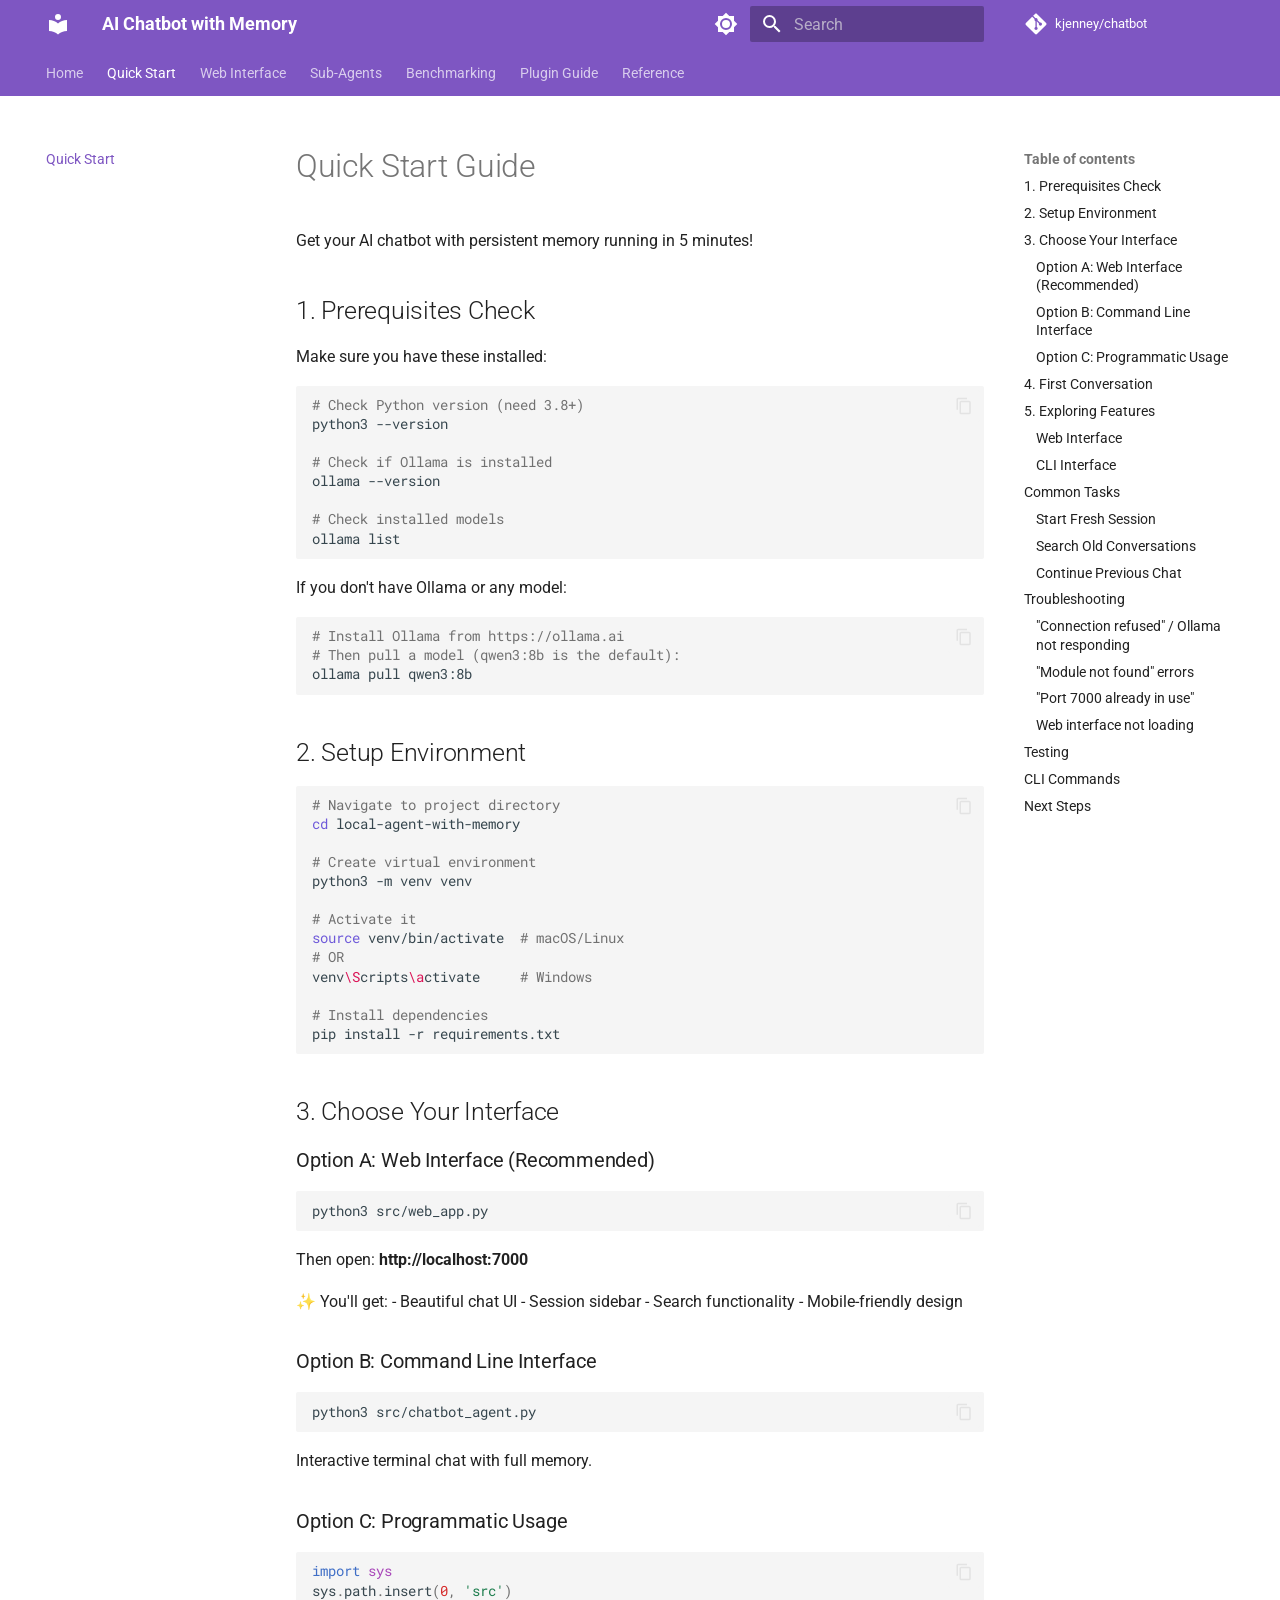
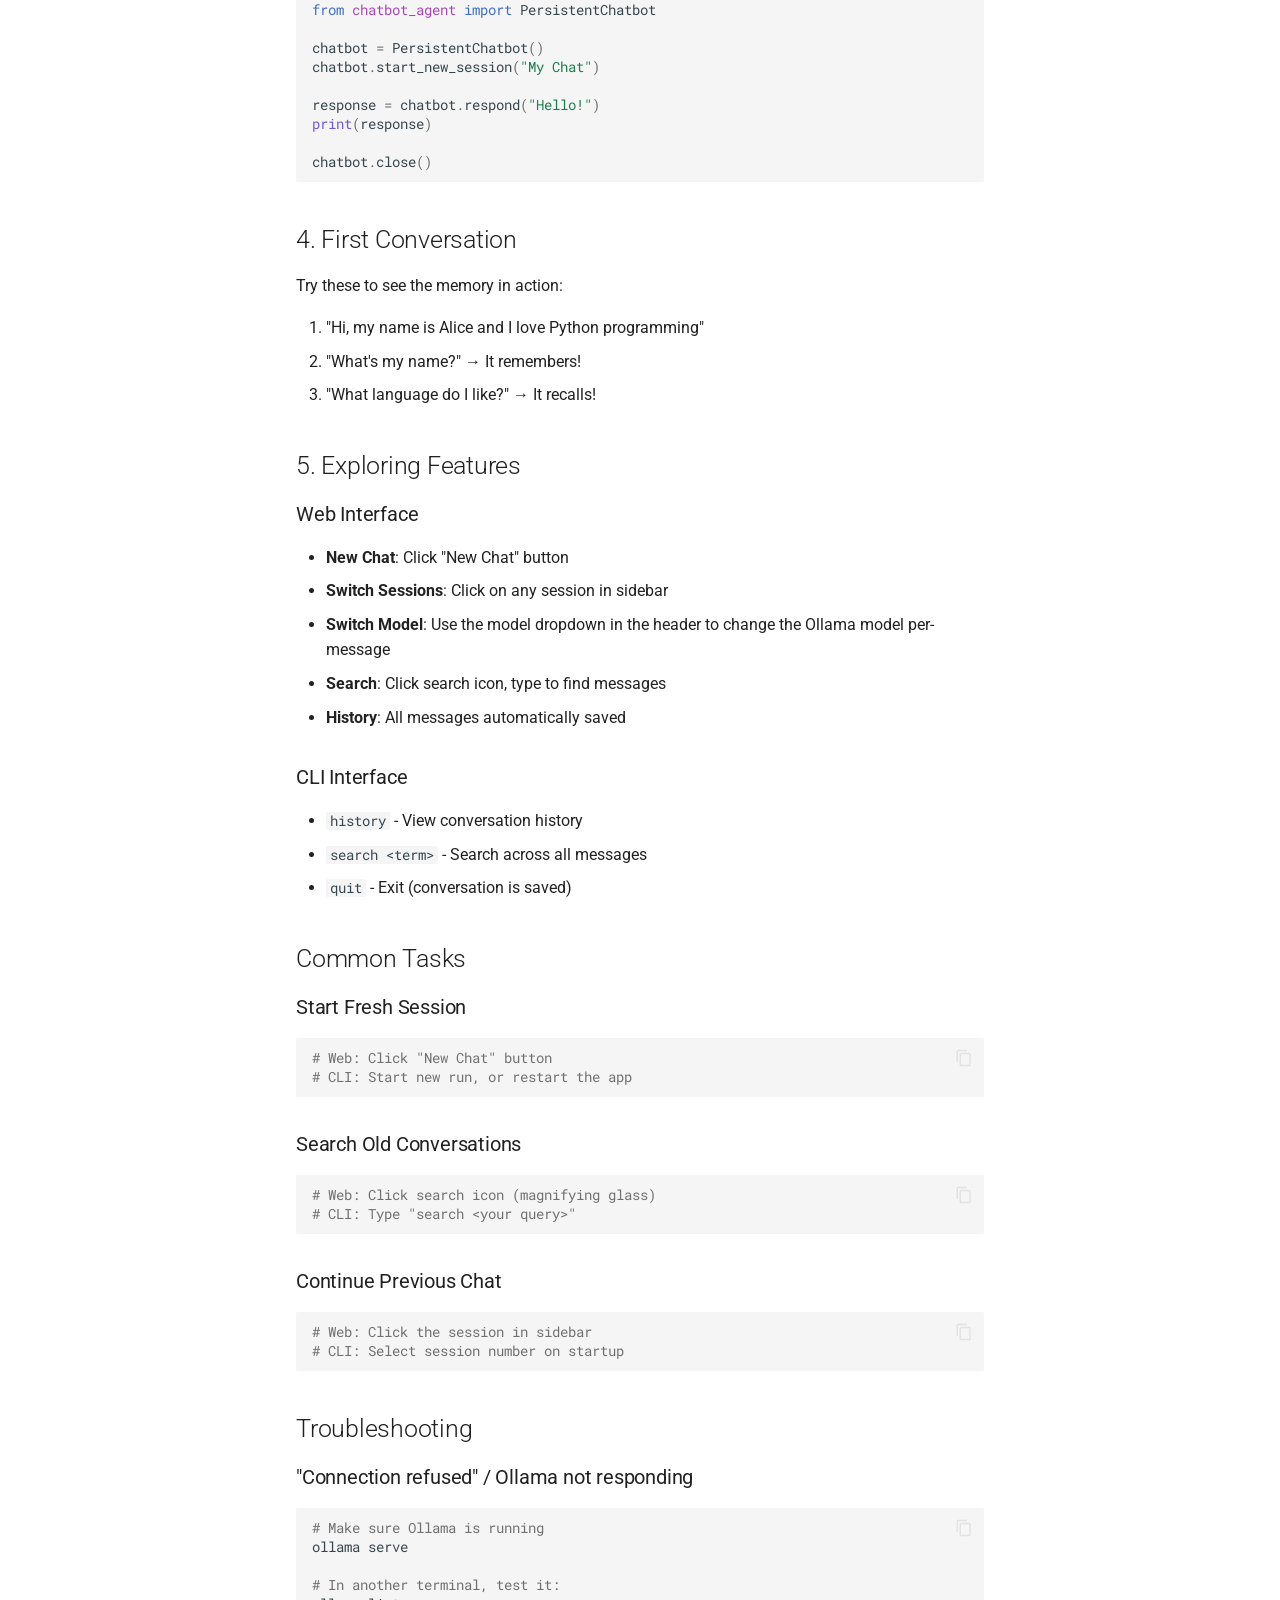
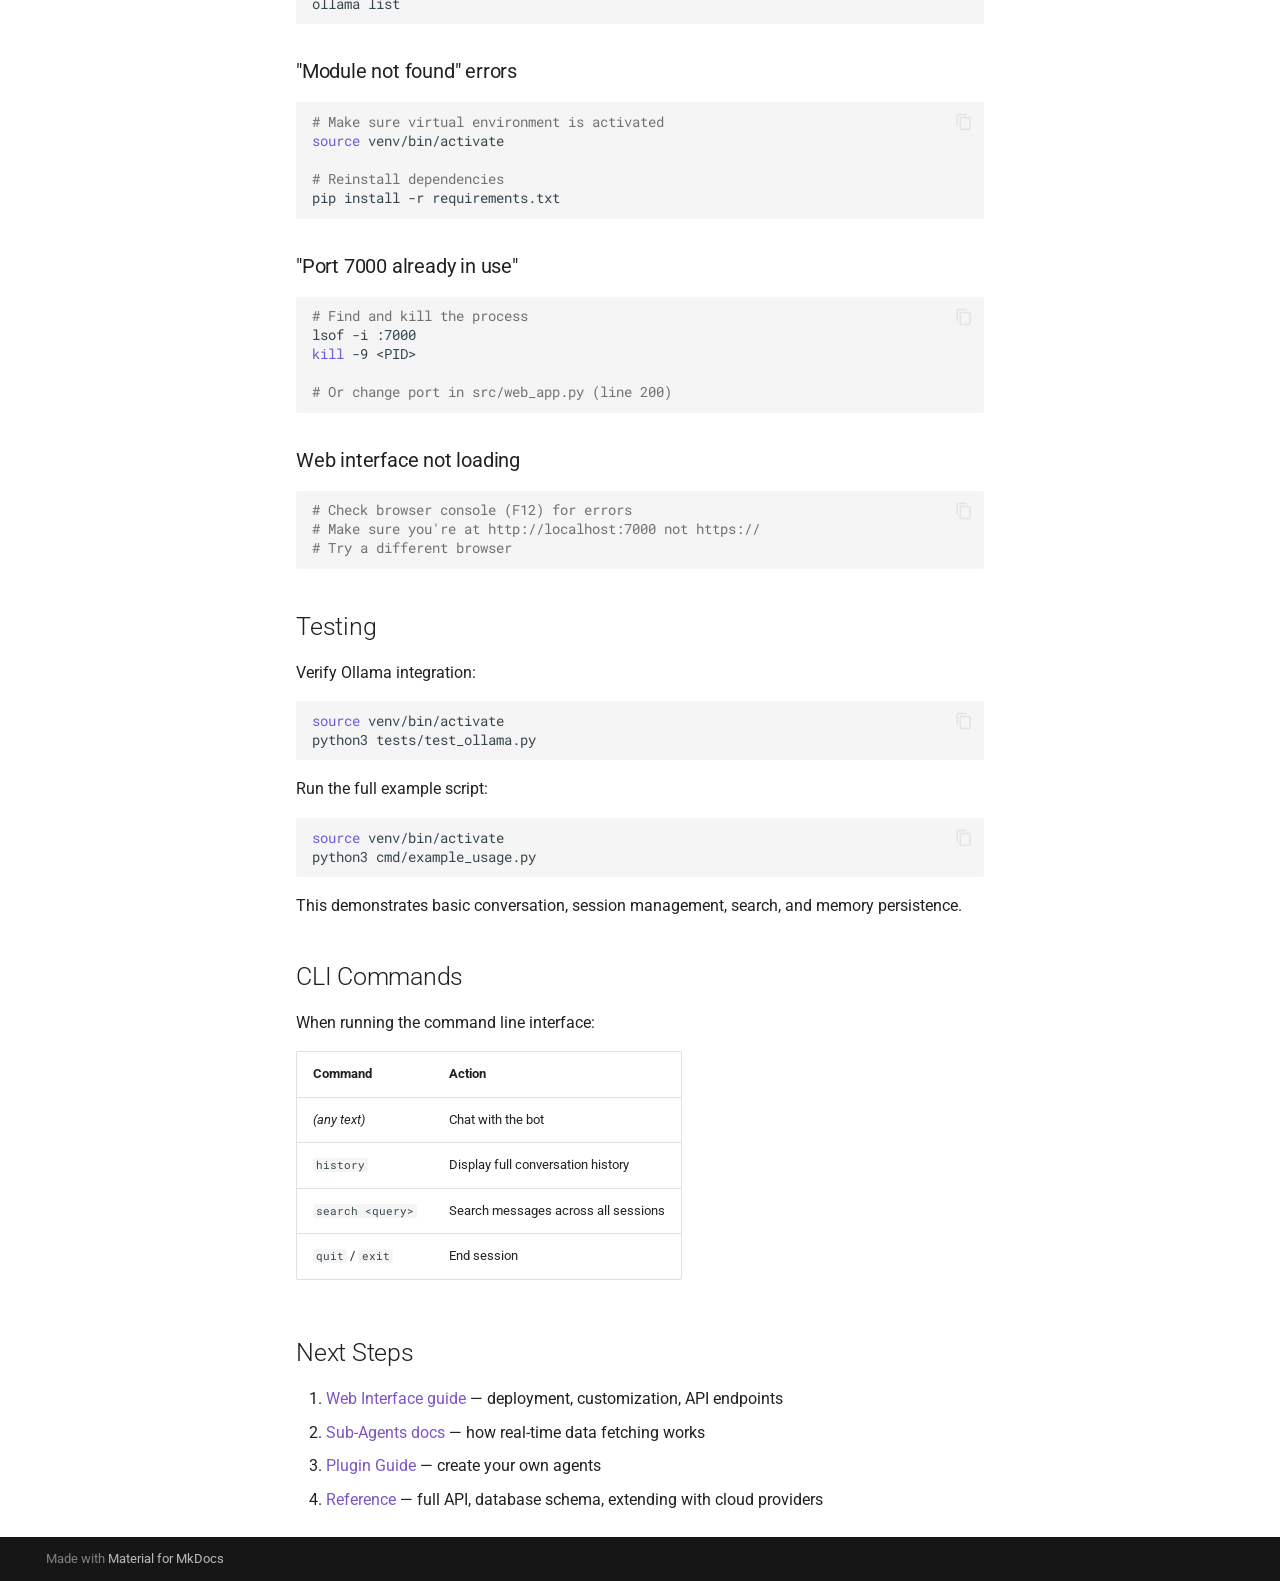
<file: QUICKSTART/index.html>
<!doctype html>
<html lang="en" class="no-js">
  <head>
    
      <meta charset="utf-8">
      <meta name="viewport" content="width=device-width,initial-scale=1">
      
        <meta name="description" content="A persistent AI chatbot powered by Ollama with a sub-agent framework and web interface">
      
      
      
        <link rel="canonical" href="https://kjenney.github.io/chatbot/QUICKSTART/">
      
      
        <link rel="prev" href="..">
      
      
        <link rel="next" href="../WEB_INTERFACE/">
      
      
        
      
      
      <link rel="icon" href="../assets/images/favicon.png">
      <meta name="generator" content="mkdocs-1.6.1, mkdocs-material-9.7.6">
    
    
      
        <title>Quick Start - AI Chatbot with Memory</title>
      
    
    
      <link rel="stylesheet" href="../assets/stylesheets/main.484c7ddc.min.css">
      
        
        <link rel="stylesheet" href="../assets/stylesheets/palette.ab4e12ef.min.css">
      
      


    
    
      
    
    
      
        
        
        <link rel="preconnect" href="https://fonts.gstatic.com" crossorigin>
        <link rel="stylesheet" href="https://fonts.googleapis.com/css?family=Roboto:300,300i,400,400i,700,700i%7CRoboto+Mono:400,400i,700,700i&display=fallback">
        <style>:root{--md-text-font:"Roboto";--md-code-font:"Roboto Mono"}</style>
      
    
    
    <script>__md_scope=new URL("..",location),__md_hash=e=>[...e].reduce(((e,_)=>(e<<5)-e+_.charCodeAt(0)),0),__md_get=(e,_=localStorage,t=__md_scope)=>JSON.parse(_.getItem(t.pathname+"."+e)),__md_set=(e,_,t=localStorage,a=__md_scope)=>{try{t.setItem(a.pathname+"."+e,JSON.stringify(_))}catch(e){}}</script>
    
      

    
    
  </head>
  
  
    
    
      
    
    
    
    
    <body dir="ltr" data-md-color-scheme="default" data-md-color-primary="deep-purple" data-md-color-accent="purple">
  
    
    <input class="md-toggle" data-md-toggle="drawer" type="checkbox" id="__drawer" autocomplete="off">
    <input class="md-toggle" data-md-toggle="search" type="checkbox" id="__search" autocomplete="off">
    <label class="md-overlay" for="__drawer"></label>
    <div data-md-component="skip">
      
        
        <a href="#quick-start-guide" class="md-skip">
          Skip to content
        </a>
      
    </div>
    <div data-md-component="announce">
      
    </div>
    
    
      

<header class="md-header" data-md-component="header">
  <nav class="md-header__inner md-grid" aria-label="Header">
    <a href=".." title="AI Chatbot with Memory" class="md-header__button md-logo" aria-label="AI Chatbot with Memory" data-md-component="logo">
      
  
  <svg xmlns="http://www.w3.org/2000/svg" viewBox="0 0 24 24"><path d="M12 8a3 3 0 0 0 3-3 3 3 0 0 0-3-3 3 3 0 0 0-3 3 3 3 0 0 0 3 3m0 3.54C9.64 9.35 6.5 8 3 8v11c3.5 0 6.64 1.35 9 3.54 2.36-2.19 5.5-3.54 9-3.54V8c-3.5 0-6.64 1.35-9 3.54"/></svg>

    </a>
    <label class="md-header__button md-icon" for="__drawer">
      
      <svg xmlns="http://www.w3.org/2000/svg" viewBox="0 0 24 24"><path d="M3 6h18v2H3zm0 5h18v2H3zm0 5h18v2H3z"/></svg>
    </label>
    <div class="md-header__title" data-md-component="header-title">
      <div class="md-header__ellipsis">
        <div class="md-header__topic">
          <span class="md-ellipsis">
            AI Chatbot with Memory
          </span>
        </div>
        <div class="md-header__topic" data-md-component="header-topic">
          <span class="md-ellipsis">
            
              Quick Start
            
          </span>
        </div>
      </div>
    </div>
    
      
        <form class="md-header__option" data-md-component="palette">
  
    
    
    
    <input class="md-option" data-md-color-media="" data-md-color-scheme="default" data-md-color-primary="deep-purple" data-md-color-accent="purple"  aria-label="Switch to dark mode"  type="radio" name="__palette" id="__palette_0">
    
      <label class="md-header__button md-icon" title="Switch to dark mode" for="__palette_1" hidden>
        <svg xmlns="http://www.w3.org/2000/svg" viewBox="0 0 24 24"><path d="M12 8a4 4 0 0 0-4 4 4 4 0 0 0 4 4 4 4 0 0 0 4-4 4 4 0 0 0-4-4m0 10a6 6 0 0 1-6-6 6 6 0 0 1 6-6 6 6 0 0 1 6 6 6 6 0 0 1-6 6m8-9.31V4h-4.69L12 .69 8.69 4H4v4.69L.69 12 4 15.31V20h4.69L12 23.31 15.31 20H20v-4.69L23.31 12z"/></svg>
      </label>
    
  
    
    
    
    <input class="md-option" data-md-color-media="" data-md-color-scheme="slate" data-md-color-primary="deep-purple" data-md-color-accent="purple"  aria-label="Switch to light mode"  type="radio" name="__palette" id="__palette_1">
    
      <label class="md-header__button md-icon" title="Switch to light mode" for="__palette_0" hidden>
        <svg xmlns="http://www.w3.org/2000/svg" viewBox="0 0 24 24"><path d="M12 18c-.89 0-1.74-.2-2.5-.55C11.56 16.5 13 14.42 13 12s-1.44-4.5-3.5-5.45C10.26 6.2 11.11 6 12 6a6 6 0 0 1 6 6 6 6 0 0 1-6 6m8-9.31V4h-4.69L12 .69 8.69 4H4v4.69L.69 12 4 15.31V20h4.69L12 23.31 15.31 20H20v-4.69L23.31 12z"/></svg>
      </label>
    
  
</form>
      
    
    
      <script>var palette=__md_get("__palette");if(palette&&palette.color){if("(prefers-color-scheme)"===palette.color.media){var media=matchMedia("(prefers-color-scheme: light)"),input=document.querySelector(media.matches?"[data-md-color-media='(prefers-color-scheme: light)']":"[data-md-color-media='(prefers-color-scheme: dark)']");palette.color.media=input.getAttribute("data-md-color-media"),palette.color.scheme=input.getAttribute("data-md-color-scheme"),palette.color.primary=input.getAttribute("data-md-color-primary"),palette.color.accent=input.getAttribute("data-md-color-accent")}for(var[key,value]of Object.entries(palette.color))document.body.setAttribute("data-md-color-"+key,value)}</script>
    
    
    
      
      
        <label class="md-header__button md-icon" for="__search">
          
          <svg xmlns="http://www.w3.org/2000/svg" viewBox="0 0 24 24"><path d="M9.5 3A6.5 6.5 0 0 1 16 9.5c0 1.61-.59 3.09-1.56 4.23l.27.27h.79l5 5-1.5 1.5-5-5v-.79l-.27-.27A6.52 6.52 0 0 1 9.5 16 6.5 6.5 0 0 1 3 9.5 6.5 6.5 0 0 1 9.5 3m0 2C7 5 5 7 5 9.5S7 14 9.5 14 14 12 14 9.5 12 5 9.5 5"/></svg>
        </label>
        <div class="md-search" data-md-component="search" role="dialog">
  <label class="md-search__overlay" for="__search"></label>
  <div class="md-search__inner" role="search">
    <form class="md-search__form" name="search">
      <input type="text" class="md-search__input" name="query" aria-label="Search" placeholder="Search" autocapitalize="off" autocorrect="off" autocomplete="off" spellcheck="false" data-md-component="search-query" required>
      <label class="md-search__icon md-icon" for="__search">
        
        <svg xmlns="http://www.w3.org/2000/svg" viewBox="0 0 24 24"><path d="M9.5 3A6.5 6.5 0 0 1 16 9.5c0 1.61-.59 3.09-1.56 4.23l.27.27h.79l5 5-1.5 1.5-5-5v-.79l-.27-.27A6.52 6.52 0 0 1 9.5 16 6.5 6.5 0 0 1 3 9.5 6.5 6.5 0 0 1 9.5 3m0 2C7 5 5 7 5 9.5S7 14 9.5 14 14 12 14 9.5 12 5 9.5 5"/></svg>
        
        <svg xmlns="http://www.w3.org/2000/svg" viewBox="0 0 24 24"><path d="M20 11v2H8l5.5 5.5-1.42 1.42L4.16 12l7.92-7.92L13.5 5.5 8 11z"/></svg>
      </label>
      <nav class="md-search__options" aria-label="Search">
        
        <button type="reset" class="md-search__icon md-icon" title="Clear" aria-label="Clear" tabindex="-1">
          
          <svg xmlns="http://www.w3.org/2000/svg" viewBox="0 0 24 24"><path d="M19 6.41 17.59 5 12 10.59 6.41 5 5 6.41 10.59 12 5 17.59 6.41 19 12 13.41 17.59 19 19 17.59 13.41 12z"/></svg>
        </button>
      </nav>
      
        <div class="md-search__suggest" data-md-component="search-suggest"></div>
      
    </form>
    <div class="md-search__output">
      <div class="md-search__scrollwrap" tabindex="0" data-md-scrollfix>
        <div class="md-search-result" data-md-component="search-result">
          <div class="md-search-result__meta">
            Initializing search
          </div>
          <ol class="md-search-result__list" role="presentation"></ol>
        </div>
      </div>
    </div>
  </div>
</div>
      
    
    
      <div class="md-header__source">
        <a href="https://github.com/kjenney/chatbot" title="Go to repository" class="md-source" data-md-component="source">
  <div class="md-source__icon md-icon">
    
    <svg xmlns="http://www.w3.org/2000/svg" viewBox="0 0 448 512"><!--! Font Awesome Free 7.1.0 by @fontawesome - https://fontawesome.com License - https://fontawesome.com/license/free (Icons: CC BY 4.0, Fonts: SIL OFL 1.1, Code: MIT License) Copyright 2025 Fonticons, Inc.--><path d="M439.6 236.1 244 40.5c-5.4-5.5-12.8-8.5-20.4-8.5s-15 3-20.4 8.4L162.5 81l51.5 51.5c27.1-9.1 52.7 16.8 43.4 43.7l49.7 49.7c34.2-11.8 61.2 31 35.5 56.7-26.5 26.5-70.2-2.9-56-37.3L240.3 199v121.9c25.3 12.5 22.3 41.8 9.1 55-6.4 6.4-15.2 10.1-24.3 10.1s-17.8-3.6-24.3-10.1c-17.6-17.6-11.1-46.9 11.2-56v-123c-20.8-8.5-24.6-30.7-18.6-45L142.6 101 8.5 235.1C3 240.6 0 247.9 0 255.5s3 15 8.5 20.4l195.6 195.7c5.4 5.4 12.7 8.4 20.4 8.4s15-3 20.4-8.4l194.7-194.7c5.4-5.4 8.4-12.8 8.4-20.4s-3-15-8.4-20.4"/></svg>
  </div>
  <div class="md-source__repository">
    kjenney/chatbot
  </div>
</a>
      </div>
    
  </nav>
  
</header>
    
    <div class="md-container" data-md-component="container">
      
      
        
          
            
<nav class="md-tabs" aria-label="Tabs" data-md-component="tabs">
  <div class="md-grid">
    <ul class="md-tabs__list">
      
        
  
  
  
  
    <li class="md-tabs__item">
      <a href=".." class="md-tabs__link">
        
  
  
    
  
  Home

      </a>
    </li>
  

      
        
  
  
  
    
  
  
    <li class="md-tabs__item md-tabs__item--active">
      <a href="./" class="md-tabs__link">
        
  
  
    
  
  Quick Start

      </a>
    </li>
  

      
        
  
  
  
  
    <li class="md-tabs__item">
      <a href="../WEB_INTERFACE/" class="md-tabs__link">
        
  
  
    
  
  Web Interface

      </a>
    </li>
  

      
        
  
  
  
  
    
    
      <li class="md-tabs__item">
        <a href="../SUB_AGENTS/" class="md-tabs__link">
          
  
  
  Sub-Agents

        </a>
      </li>
    
  

      
        
  
  
  
  
    <li class="md-tabs__item">
      <a href="../BENCHMARKING/" class="md-tabs__link">
        
  
  
    
  
  Benchmarking

      </a>
    </li>
  

      
        
  
  
  
  
    <li class="md-tabs__item">
      <a href="../PLUGIN_GUIDE/" class="md-tabs__link">
        
  
  
    
  
  Plugin Guide

      </a>
    </li>
  

      
        
  
  
  
  
    <li class="md-tabs__item">
      <a href="../reference/" class="md-tabs__link">
        
  
  
    
  
  Reference

      </a>
    </li>
  

      
    </ul>
  </div>
</nav>
          
        
      
      <main class="md-main" data-md-component="main">
        <div class="md-main__inner md-grid">
          
            
              
              <div class="md-sidebar md-sidebar--primary" data-md-component="sidebar" data-md-type="navigation" >
                <div class="md-sidebar__scrollwrap">
                  <div class="md-sidebar__inner">
                    


  


<nav class="md-nav md-nav--primary md-nav--lifted" aria-label="Navigation" data-md-level="0">
  <label class="md-nav__title" for="__drawer">
    <a href=".." title="AI Chatbot with Memory" class="md-nav__button md-logo" aria-label="AI Chatbot with Memory" data-md-component="logo">
      
  
  <svg xmlns="http://www.w3.org/2000/svg" viewBox="0 0 24 24"><path d="M12 8a3 3 0 0 0 3-3 3 3 0 0 0-3-3 3 3 0 0 0-3 3 3 3 0 0 0 3 3m0 3.54C9.64 9.35 6.5 8 3 8v11c3.5 0 6.64 1.35 9 3.54 2.36-2.19 5.5-3.54 9-3.54V8c-3.5 0-6.64 1.35-9 3.54"/></svg>

    </a>
    AI Chatbot with Memory
  </label>
  
    <div class="md-nav__source">
      <a href="https://github.com/kjenney/chatbot" title="Go to repository" class="md-source" data-md-component="source">
  <div class="md-source__icon md-icon">
    
    <svg xmlns="http://www.w3.org/2000/svg" viewBox="0 0 448 512"><!--! Font Awesome Free 7.1.0 by @fontawesome - https://fontawesome.com License - https://fontawesome.com/license/free (Icons: CC BY 4.0, Fonts: SIL OFL 1.1, Code: MIT License) Copyright 2025 Fonticons, Inc.--><path d="M439.6 236.1 244 40.5c-5.4-5.5-12.8-8.5-20.4-8.5s-15 3-20.4 8.4L162.5 81l51.5 51.5c27.1-9.1 52.7 16.8 43.4 43.7l49.7 49.7c34.2-11.8 61.2 31 35.5 56.7-26.5 26.5-70.2-2.9-56-37.3L240.3 199v121.9c25.3 12.5 22.3 41.8 9.1 55-6.4 6.4-15.2 10.1-24.3 10.1s-17.8-3.6-24.3-10.1c-17.6-17.6-11.1-46.9 11.2-56v-123c-20.8-8.5-24.6-30.7-18.6-45L142.6 101 8.5 235.1C3 240.6 0 247.9 0 255.5s3 15 8.5 20.4l195.6 195.7c5.4 5.4 12.7 8.4 20.4 8.4s15-3 20.4-8.4l194.7-194.7c5.4-5.4 8.4-12.8 8.4-20.4s-3-15-8.4-20.4"/></svg>
  </div>
  <div class="md-source__repository">
    kjenney/chatbot
  </div>
</a>
    </div>
  
  <ul class="md-nav__list" data-md-scrollfix>
    
      
      
  
  
  
  
    <li class="md-nav__item">
      <a href=".." class="md-nav__link">
        
  
  
  <span class="md-ellipsis">
    
  
    Home
  

    
  </span>
  
  

      </a>
    </li>
  

    
      
      
  
  
    
  
  
  
    <li class="md-nav__item md-nav__item--active">
      
      <input class="md-nav__toggle md-toggle" type="checkbox" id="__toc">
      
      
        
      
      
        <label class="md-nav__link md-nav__link--active" for="__toc">
          
  
  
  <span class="md-ellipsis">
    
  
    Quick Start
  

    
  </span>
  
  

          <span class="md-nav__icon md-icon"></span>
        </label>
      
      <a href="./" class="md-nav__link md-nav__link--active">
        
  
  
  <span class="md-ellipsis">
    
  
    Quick Start
  

    
  </span>
  
  

      </a>
      
        

<nav class="md-nav md-nav--secondary" aria-label="Table of contents">
  
  
  
    
  
  
    <label class="md-nav__title" for="__toc">
      <span class="md-nav__icon md-icon"></span>
      Table of contents
    </label>
    <ul class="md-nav__list" data-md-component="toc" data-md-scrollfix>
      
        <li class="md-nav__item">
  <a href="#1-prerequisites-check" class="md-nav__link">
    <span class="md-ellipsis">
      
        1. Prerequisites Check
      
    </span>
  </a>
  
</li>
      
        <li class="md-nav__item">
  <a href="#2-setup-environment" class="md-nav__link">
    <span class="md-ellipsis">
      
        2. Setup Environment
      
    </span>
  </a>
  
</li>
      
        <li class="md-nav__item">
  <a href="#3-choose-your-interface" class="md-nav__link">
    <span class="md-ellipsis">
      
        3. Choose Your Interface
      
    </span>
  </a>
  
    <nav class="md-nav" aria-label="3. Choose Your Interface">
      <ul class="md-nav__list">
        
          <li class="md-nav__item">
  <a href="#option-a-web-interface-recommended" class="md-nav__link">
    <span class="md-ellipsis">
      
        Option A: Web Interface (Recommended)
      
    </span>
  </a>
  
</li>
        
          <li class="md-nav__item">
  <a href="#option-b-command-line-interface" class="md-nav__link">
    <span class="md-ellipsis">
      
        Option B: Command Line Interface
      
    </span>
  </a>
  
</li>
        
          <li class="md-nav__item">
  <a href="#option-c-programmatic-usage" class="md-nav__link">
    <span class="md-ellipsis">
      
        Option C: Programmatic Usage
      
    </span>
  </a>
  
</li>
        
      </ul>
    </nav>
  
</li>
      
        <li class="md-nav__item">
  <a href="#4-first-conversation" class="md-nav__link">
    <span class="md-ellipsis">
      
        4. First Conversation
      
    </span>
  </a>
  
</li>
      
        <li class="md-nav__item">
  <a href="#5-exploring-features" class="md-nav__link">
    <span class="md-ellipsis">
      
        5. Exploring Features
      
    </span>
  </a>
  
    <nav class="md-nav" aria-label="5. Exploring Features">
      <ul class="md-nav__list">
        
          <li class="md-nav__item">
  <a href="#web-interface" class="md-nav__link">
    <span class="md-ellipsis">
      
        Web Interface
      
    </span>
  </a>
  
</li>
        
          <li class="md-nav__item">
  <a href="#cli-interface" class="md-nav__link">
    <span class="md-ellipsis">
      
        CLI Interface
      
    </span>
  </a>
  
</li>
        
      </ul>
    </nav>
  
</li>
      
        <li class="md-nav__item">
  <a href="#common-tasks" class="md-nav__link">
    <span class="md-ellipsis">
      
        Common Tasks
      
    </span>
  </a>
  
    <nav class="md-nav" aria-label="Common Tasks">
      <ul class="md-nav__list">
        
          <li class="md-nav__item">
  <a href="#start-fresh-session" class="md-nav__link">
    <span class="md-ellipsis">
      
        Start Fresh Session
      
    </span>
  </a>
  
</li>
        
          <li class="md-nav__item">
  <a href="#search-old-conversations" class="md-nav__link">
    <span class="md-ellipsis">
      
        Search Old Conversations
      
    </span>
  </a>
  
</li>
        
          <li class="md-nav__item">
  <a href="#continue-previous-chat" class="md-nav__link">
    <span class="md-ellipsis">
      
        Continue Previous Chat
      
    </span>
  </a>
  
</li>
        
      </ul>
    </nav>
  
</li>
      
        <li class="md-nav__item">
  <a href="#troubleshooting" class="md-nav__link">
    <span class="md-ellipsis">
      
        Troubleshooting
      
    </span>
  </a>
  
    <nav class="md-nav" aria-label="Troubleshooting">
      <ul class="md-nav__list">
        
          <li class="md-nav__item">
  <a href="#connection-refused-ollama-not-responding" class="md-nav__link">
    <span class="md-ellipsis">
      
        "Connection refused" / Ollama not responding
      
    </span>
  </a>
  
</li>
        
          <li class="md-nav__item">
  <a href="#module-not-found-errors" class="md-nav__link">
    <span class="md-ellipsis">
      
        "Module not found" errors
      
    </span>
  </a>
  
</li>
        
          <li class="md-nav__item">
  <a href="#port-7000-already-in-use" class="md-nav__link">
    <span class="md-ellipsis">
      
        "Port 7000 already in use"
      
    </span>
  </a>
  
</li>
        
          <li class="md-nav__item">
  <a href="#web-interface-not-loading" class="md-nav__link">
    <span class="md-ellipsis">
      
        Web interface not loading
      
    </span>
  </a>
  
</li>
        
      </ul>
    </nav>
  
</li>
      
        <li class="md-nav__item">
  <a href="#testing" class="md-nav__link">
    <span class="md-ellipsis">
      
        Testing
      
    </span>
  </a>
  
</li>
      
        <li class="md-nav__item">
  <a href="#cli-commands" class="md-nav__link">
    <span class="md-ellipsis">
      
        CLI Commands
      
    </span>
  </a>
  
</li>
      
        <li class="md-nav__item">
  <a href="#next-steps" class="md-nav__link">
    <span class="md-ellipsis">
      
        Next Steps
      
    </span>
  </a>
  
</li>
      
    </ul>
  
</nav>
      
    </li>
  

    
      
      
  
  
  
  
    <li class="md-nav__item">
      <a href="../WEB_INTERFACE/" class="md-nav__link">
        
  
  
  <span class="md-ellipsis">
    
  
    Web Interface
  

    
  </span>
  
  

      </a>
    </li>
  

    
      
      
  
  
  
  
    
    
    
    
      
      
        
      
    
    
    <li class="md-nav__item md-nav__item--nested">
      
        
        
        <input class="md-nav__toggle md-toggle " type="checkbox" id="__nav_4" >
        
          
          <label class="md-nav__link" for="__nav_4" id="__nav_4_label" tabindex="0">
            
  
  
  <span class="md-ellipsis">
    
  
    Sub-Agents
  

    
  </span>
  
  

            <span class="md-nav__icon md-icon"></span>
          </label>
        
        <nav class="md-nav" data-md-level="1" aria-labelledby="__nav_4_label" aria-expanded="false">
          <label class="md-nav__title" for="__nav_4">
            <span class="md-nav__icon md-icon"></span>
            
  
    Sub-Agents
  

          </label>
          <ul class="md-nav__list" data-md-scrollfix>
            
              
                
  
  
  
  
    <li class="md-nav__item">
      <a href="../SUB_AGENTS/" class="md-nav__link">
        
  
  
  <span class="md-ellipsis">
    
  
    Overview
  

    
  </span>
  
  

      </a>
    </li>
  

              
            
              
                
  
  
  
  
    <li class="md-nav__item">
      <a href="../GMAIL_AGENT/" class="md-nav__link">
        
  
  
  <span class="md-ellipsis">
    
  
    Gmail Agent
  

    
  </span>
  
  

      </a>
    </li>
  

              
            
          </ul>
        </nav>
      
    </li>
  

    
      
      
  
  
  
  
    <li class="md-nav__item">
      <a href="../BENCHMARKING/" class="md-nav__link">
        
  
  
  <span class="md-ellipsis">
    
  
    Benchmarking
  

    
  </span>
  
  

      </a>
    </li>
  

    
      
      
  
  
  
  
    <li class="md-nav__item">
      <a href="../PLUGIN_GUIDE/" class="md-nav__link">
        
  
  
  <span class="md-ellipsis">
    
  
    Plugin Guide
  

    
  </span>
  
  

      </a>
    </li>
  

    
      
      
  
  
  
  
    <li class="md-nav__item">
      <a href="../reference/" class="md-nav__link">
        
  
  
  <span class="md-ellipsis">
    
  
    Reference
  

    
  </span>
  
  

      </a>
    </li>
  

    
  </ul>
</nav>
                  </div>
                </div>
              </div>
            
            
              
              <div class="md-sidebar md-sidebar--secondary" data-md-component="sidebar" data-md-type="toc" >
                <div class="md-sidebar__scrollwrap">
                  <div class="md-sidebar__inner">
                    

<nav class="md-nav md-nav--secondary" aria-label="Table of contents">
  
  
  
    
  
  
    <label class="md-nav__title" for="__toc">
      <span class="md-nav__icon md-icon"></span>
      Table of contents
    </label>
    <ul class="md-nav__list" data-md-component="toc" data-md-scrollfix>
      
        <li class="md-nav__item">
  <a href="#1-prerequisites-check" class="md-nav__link">
    <span class="md-ellipsis">
      
        1. Prerequisites Check
      
    </span>
  </a>
  
</li>
      
        <li class="md-nav__item">
  <a href="#2-setup-environment" class="md-nav__link">
    <span class="md-ellipsis">
      
        2. Setup Environment
      
    </span>
  </a>
  
</li>
      
        <li class="md-nav__item">
  <a href="#3-choose-your-interface" class="md-nav__link">
    <span class="md-ellipsis">
      
        3. Choose Your Interface
      
    </span>
  </a>
  
    <nav class="md-nav" aria-label="3. Choose Your Interface">
      <ul class="md-nav__list">
        
          <li class="md-nav__item">
  <a href="#option-a-web-interface-recommended" class="md-nav__link">
    <span class="md-ellipsis">
      
        Option A: Web Interface (Recommended)
      
    </span>
  </a>
  
</li>
        
          <li class="md-nav__item">
  <a href="#option-b-command-line-interface" class="md-nav__link">
    <span class="md-ellipsis">
      
        Option B: Command Line Interface
      
    </span>
  </a>
  
</li>
        
          <li class="md-nav__item">
  <a href="#option-c-programmatic-usage" class="md-nav__link">
    <span class="md-ellipsis">
      
        Option C: Programmatic Usage
      
    </span>
  </a>
  
</li>
        
      </ul>
    </nav>
  
</li>
      
        <li class="md-nav__item">
  <a href="#4-first-conversation" class="md-nav__link">
    <span class="md-ellipsis">
      
        4. First Conversation
      
    </span>
  </a>
  
</li>
      
        <li class="md-nav__item">
  <a href="#5-exploring-features" class="md-nav__link">
    <span class="md-ellipsis">
      
        5. Exploring Features
      
    </span>
  </a>
  
    <nav class="md-nav" aria-label="5. Exploring Features">
      <ul class="md-nav__list">
        
          <li class="md-nav__item">
  <a href="#web-interface" class="md-nav__link">
    <span class="md-ellipsis">
      
        Web Interface
      
    </span>
  </a>
  
</li>
        
          <li class="md-nav__item">
  <a href="#cli-interface" class="md-nav__link">
    <span class="md-ellipsis">
      
        CLI Interface
      
    </span>
  </a>
  
</li>
        
      </ul>
    </nav>
  
</li>
      
        <li class="md-nav__item">
  <a href="#common-tasks" class="md-nav__link">
    <span class="md-ellipsis">
      
        Common Tasks
      
    </span>
  </a>
  
    <nav class="md-nav" aria-label="Common Tasks">
      <ul class="md-nav__list">
        
          <li class="md-nav__item">
  <a href="#start-fresh-session" class="md-nav__link">
    <span class="md-ellipsis">
      
        Start Fresh Session
      
    </span>
  </a>
  
</li>
        
          <li class="md-nav__item">
  <a href="#search-old-conversations" class="md-nav__link">
    <span class="md-ellipsis">
      
        Search Old Conversations
      
    </span>
  </a>
  
</li>
        
          <li class="md-nav__item">
  <a href="#continue-previous-chat" class="md-nav__link">
    <span class="md-ellipsis">
      
        Continue Previous Chat
      
    </span>
  </a>
  
</li>
        
      </ul>
    </nav>
  
</li>
      
        <li class="md-nav__item">
  <a href="#troubleshooting" class="md-nav__link">
    <span class="md-ellipsis">
      
        Troubleshooting
      
    </span>
  </a>
  
    <nav class="md-nav" aria-label="Troubleshooting">
      <ul class="md-nav__list">
        
          <li class="md-nav__item">
  <a href="#connection-refused-ollama-not-responding" class="md-nav__link">
    <span class="md-ellipsis">
      
        "Connection refused" / Ollama not responding
      
    </span>
  </a>
  
</li>
        
          <li class="md-nav__item">
  <a href="#module-not-found-errors" class="md-nav__link">
    <span class="md-ellipsis">
      
        "Module not found" errors
      
    </span>
  </a>
  
</li>
        
          <li class="md-nav__item">
  <a href="#port-7000-already-in-use" class="md-nav__link">
    <span class="md-ellipsis">
      
        "Port 7000 already in use"
      
    </span>
  </a>
  
</li>
        
          <li class="md-nav__item">
  <a href="#web-interface-not-loading" class="md-nav__link">
    <span class="md-ellipsis">
      
        Web interface not loading
      
    </span>
  </a>
  
</li>
        
      </ul>
    </nav>
  
</li>
      
        <li class="md-nav__item">
  <a href="#testing" class="md-nav__link">
    <span class="md-ellipsis">
      
        Testing
      
    </span>
  </a>
  
</li>
      
        <li class="md-nav__item">
  <a href="#cli-commands" class="md-nav__link">
    <span class="md-ellipsis">
      
        CLI Commands
      
    </span>
  </a>
  
</li>
      
        <li class="md-nav__item">
  <a href="#next-steps" class="md-nav__link">
    <span class="md-ellipsis">
      
        Next Steps
      
    </span>
  </a>
  
</li>
      
    </ul>
  
</nav>
                  </div>
                </div>
              </div>
            
          
          
            <div class="md-content" data-md-component="content">
              
              <article class="md-content__inner md-typeset">
                
                  


  
  


<h1 id="quick-start-guide">Quick Start Guide<a class="headerlink" href="#quick-start-guide" title="Permanent link">&para;</a></h1>
<p>Get your AI chatbot with persistent memory running in 5 minutes!</p>
<h2 id="1-prerequisites-check">1. Prerequisites Check<a class="headerlink" href="#1-prerequisites-check" title="Permanent link">&para;</a></h2>
<p>Make sure you have these installed:</p>
<div class="highlight"><pre><span></span><code><a id="__codelineno-0-1" name="__codelineno-0-1" href="#__codelineno-0-1"></a><span class="c1"># Check Python version (need 3.8+)</span>
<a id="__codelineno-0-2" name="__codelineno-0-2" href="#__codelineno-0-2"></a>python3<span class="w"> </span>--version
<a id="__codelineno-0-3" name="__codelineno-0-3" href="#__codelineno-0-3"></a>
<a id="__codelineno-0-4" name="__codelineno-0-4" href="#__codelineno-0-4"></a><span class="c1"># Check if Ollama is installed</span>
<a id="__codelineno-0-5" name="__codelineno-0-5" href="#__codelineno-0-5"></a>ollama<span class="w"> </span>--version
<a id="__codelineno-0-6" name="__codelineno-0-6" href="#__codelineno-0-6"></a>
<a id="__codelineno-0-7" name="__codelineno-0-7" href="#__codelineno-0-7"></a><span class="c1"># Check installed models</span>
<a id="__codelineno-0-8" name="__codelineno-0-8" href="#__codelineno-0-8"></a>ollama<span class="w"> </span>list
</code></pre></div>
<p>If you don't have Ollama or any model:
<div class="highlight"><pre><span></span><code><a id="__codelineno-1-1" name="__codelineno-1-1" href="#__codelineno-1-1"></a><span class="c1"># Install Ollama from https://ollama.ai</span>
<a id="__codelineno-1-2" name="__codelineno-1-2" href="#__codelineno-1-2"></a><span class="c1"># Then pull a model (qwen3:8b is the default):</span>
<a id="__codelineno-1-3" name="__codelineno-1-3" href="#__codelineno-1-3"></a>ollama<span class="w"> </span>pull<span class="w"> </span>qwen3:8b
</code></pre></div></p>
<h2 id="2-setup-environment">2. Setup Environment<a class="headerlink" href="#2-setup-environment" title="Permanent link">&para;</a></h2>
<div class="highlight"><pre><span></span><code><a id="__codelineno-2-1" name="__codelineno-2-1" href="#__codelineno-2-1"></a><span class="c1"># Navigate to project directory</span>
<a id="__codelineno-2-2" name="__codelineno-2-2" href="#__codelineno-2-2"></a><span class="nb">cd</span><span class="w"> </span>local-agent-with-memory
<a id="__codelineno-2-3" name="__codelineno-2-3" href="#__codelineno-2-3"></a>
<a id="__codelineno-2-4" name="__codelineno-2-4" href="#__codelineno-2-4"></a><span class="c1"># Create virtual environment</span>
<a id="__codelineno-2-5" name="__codelineno-2-5" href="#__codelineno-2-5"></a>python3<span class="w"> </span>-m<span class="w"> </span>venv<span class="w"> </span>venv
<a id="__codelineno-2-6" name="__codelineno-2-6" href="#__codelineno-2-6"></a>
<a id="__codelineno-2-7" name="__codelineno-2-7" href="#__codelineno-2-7"></a><span class="c1"># Activate it</span>
<a id="__codelineno-2-8" name="__codelineno-2-8" href="#__codelineno-2-8"></a><span class="nb">source</span><span class="w"> </span>venv/bin/activate<span class="w">  </span><span class="c1"># macOS/Linux</span>
<a id="__codelineno-2-9" name="__codelineno-2-9" href="#__codelineno-2-9"></a><span class="c1"># OR</span>
<a id="__codelineno-2-10" name="__codelineno-2-10" href="#__codelineno-2-10"></a>venv<span class="se">\S</span>cripts<span class="se">\a</span>ctivate<span class="w">     </span><span class="c1"># Windows</span>
<a id="__codelineno-2-11" name="__codelineno-2-11" href="#__codelineno-2-11"></a>
<a id="__codelineno-2-12" name="__codelineno-2-12" href="#__codelineno-2-12"></a><span class="c1"># Install dependencies</span>
<a id="__codelineno-2-13" name="__codelineno-2-13" href="#__codelineno-2-13"></a>pip<span class="w"> </span>install<span class="w"> </span>-r<span class="w"> </span>requirements.txt
</code></pre></div>
<h2 id="3-choose-your-interface">3. Choose Your Interface<a class="headerlink" href="#3-choose-your-interface" title="Permanent link">&para;</a></h2>
<h3 id="option-a-web-interface-recommended">Option A: Web Interface (Recommended)<a class="headerlink" href="#option-a-web-interface-recommended" title="Permanent link">&para;</a></h3>
<div class="highlight"><pre><span></span><code><a id="__codelineno-3-1" name="__codelineno-3-1" href="#__codelineno-3-1"></a>python3<span class="w"> </span>src/web_app.py
</code></pre></div>
<p>Then open: <strong>http://localhost:7000</strong></p>
<p>✨ You'll get:
- Beautiful chat UI
- Session sidebar
- Search functionality
- Mobile-friendly design</p>
<h3 id="option-b-command-line-interface">Option B: Command Line Interface<a class="headerlink" href="#option-b-command-line-interface" title="Permanent link">&para;</a></h3>
<div class="highlight"><pre><span></span><code><a id="__codelineno-4-1" name="__codelineno-4-1" href="#__codelineno-4-1"></a>python3<span class="w"> </span>src/chatbot_agent.py
</code></pre></div>
<p>Interactive terminal chat with full memory.</p>
<h3 id="option-c-programmatic-usage">Option C: Programmatic Usage<a class="headerlink" href="#option-c-programmatic-usage" title="Permanent link">&para;</a></h3>
<div class="highlight"><pre><span></span><code><a id="__codelineno-5-1" name="__codelineno-5-1" href="#__codelineno-5-1"></a><span class="kn">import</span><span class="w"> </span><span class="nn">sys</span>
<a id="__codelineno-5-2" name="__codelineno-5-2" href="#__codelineno-5-2"></a><span class="n">sys</span><span class="o">.</span><span class="n">path</span><span class="o">.</span><span class="n">insert</span><span class="p">(</span><span class="mi">0</span><span class="p">,</span> <span class="s1">&#39;src&#39;</span><span class="p">)</span>
<a id="__codelineno-5-3" name="__codelineno-5-3" href="#__codelineno-5-3"></a><span class="kn">from</span><span class="w"> </span><span class="nn">chatbot_agent</span><span class="w"> </span><span class="kn">import</span> <span class="n">PersistentChatbot</span>
<a id="__codelineno-5-4" name="__codelineno-5-4" href="#__codelineno-5-4"></a>
<a id="__codelineno-5-5" name="__codelineno-5-5" href="#__codelineno-5-5"></a><span class="n">chatbot</span> <span class="o">=</span> <span class="n">PersistentChatbot</span><span class="p">()</span>
<a id="__codelineno-5-6" name="__codelineno-5-6" href="#__codelineno-5-6"></a><span class="n">chatbot</span><span class="o">.</span><span class="n">start_new_session</span><span class="p">(</span><span class="s2">&quot;My Chat&quot;</span><span class="p">)</span>
<a id="__codelineno-5-7" name="__codelineno-5-7" href="#__codelineno-5-7"></a>
<a id="__codelineno-5-8" name="__codelineno-5-8" href="#__codelineno-5-8"></a><span class="n">response</span> <span class="o">=</span> <span class="n">chatbot</span><span class="o">.</span><span class="n">respond</span><span class="p">(</span><span class="s2">&quot;Hello!&quot;</span><span class="p">)</span>
<a id="__codelineno-5-9" name="__codelineno-5-9" href="#__codelineno-5-9"></a><span class="nb">print</span><span class="p">(</span><span class="n">response</span><span class="p">)</span>
<a id="__codelineno-5-10" name="__codelineno-5-10" href="#__codelineno-5-10"></a>
<a id="__codelineno-5-11" name="__codelineno-5-11" href="#__codelineno-5-11"></a><span class="n">chatbot</span><span class="o">.</span><span class="n">close</span><span class="p">()</span>
</code></pre></div>
<h2 id="4-first-conversation">4. First Conversation<a class="headerlink" href="#4-first-conversation" title="Permanent link">&para;</a></h2>
<p>Try these to see the memory in action:</p>
<ol>
<li>"Hi, my name is Alice and I love Python programming"</li>
<li>"What's my name?" → It remembers!</li>
<li>"What language do I like?" → It recalls!</li>
</ol>
<h2 id="5-exploring-features">5. Exploring Features<a class="headerlink" href="#5-exploring-features" title="Permanent link">&para;</a></h2>
<h3 id="web-interface">Web Interface<a class="headerlink" href="#web-interface" title="Permanent link">&para;</a></h3>
<ul>
<li><strong>New Chat</strong>: Click "New Chat" button</li>
<li><strong>Switch Sessions</strong>: Click on any session in sidebar</li>
<li><strong>Switch Model</strong>: Use the model dropdown in the header to change the Ollama model per-message</li>
<li><strong>Search</strong>: Click search icon, type to find messages</li>
<li><strong>History</strong>: All messages automatically saved</li>
</ul>
<h3 id="cli-interface">CLI Interface<a class="headerlink" href="#cli-interface" title="Permanent link">&para;</a></h3>
<ul>
<li><code>history</code> - View conversation history</li>
<li><code>search &lt;term&gt;</code> - Search across all messages</li>
<li><code>quit</code> - Exit (conversation is saved)</li>
</ul>
<h2 id="common-tasks">Common Tasks<a class="headerlink" href="#common-tasks" title="Permanent link">&para;</a></h2>
<h3 id="start-fresh-session">Start Fresh Session<a class="headerlink" href="#start-fresh-session" title="Permanent link">&para;</a></h3>
<div class="highlight"><pre><span></span><code><a id="__codelineno-6-1" name="__codelineno-6-1" href="#__codelineno-6-1"></a><span class="c1"># Web: Click &quot;New Chat&quot; button</span>
<a id="__codelineno-6-2" name="__codelineno-6-2" href="#__codelineno-6-2"></a><span class="c1"># CLI: Start new run, or restart the app</span>
</code></pre></div>
<h3 id="search-old-conversations">Search Old Conversations<a class="headerlink" href="#search-old-conversations" title="Permanent link">&para;</a></h3>
<div class="highlight"><pre><span></span><code><a id="__codelineno-7-1" name="__codelineno-7-1" href="#__codelineno-7-1"></a><span class="c1"># Web: Click search icon (magnifying glass)</span>
<a id="__codelineno-7-2" name="__codelineno-7-2" href="#__codelineno-7-2"></a><span class="c1"># CLI: Type &quot;search &lt;your query&gt;&quot;</span>
</code></pre></div>
<h3 id="continue-previous-chat">Continue Previous Chat<a class="headerlink" href="#continue-previous-chat" title="Permanent link">&para;</a></h3>
<div class="highlight"><pre><span></span><code><a id="__codelineno-8-1" name="__codelineno-8-1" href="#__codelineno-8-1"></a><span class="c1"># Web: Click the session in sidebar</span>
<a id="__codelineno-8-2" name="__codelineno-8-2" href="#__codelineno-8-2"></a><span class="c1"># CLI: Select session number on startup</span>
</code></pre></div>
<h2 id="troubleshooting">Troubleshooting<a class="headerlink" href="#troubleshooting" title="Permanent link">&para;</a></h2>
<h3 id="connection-refused-ollama-not-responding">"Connection refused" / Ollama not responding<a class="headerlink" href="#connection-refused-ollama-not-responding" title="Permanent link">&para;</a></h3>
<div class="highlight"><pre><span></span><code><a id="__codelineno-9-1" name="__codelineno-9-1" href="#__codelineno-9-1"></a><span class="c1"># Make sure Ollama is running</span>
<a id="__codelineno-9-2" name="__codelineno-9-2" href="#__codelineno-9-2"></a>ollama<span class="w"> </span>serve
<a id="__codelineno-9-3" name="__codelineno-9-3" href="#__codelineno-9-3"></a>
<a id="__codelineno-9-4" name="__codelineno-9-4" href="#__codelineno-9-4"></a><span class="c1"># In another terminal, test it:</span>
<a id="__codelineno-9-5" name="__codelineno-9-5" href="#__codelineno-9-5"></a>ollama<span class="w"> </span>list
</code></pre></div>
<h3 id="module-not-found-errors">"Module not found" errors<a class="headerlink" href="#module-not-found-errors" title="Permanent link">&para;</a></h3>
<div class="highlight"><pre><span></span><code><a id="__codelineno-10-1" name="__codelineno-10-1" href="#__codelineno-10-1"></a><span class="c1"># Make sure virtual environment is activated</span>
<a id="__codelineno-10-2" name="__codelineno-10-2" href="#__codelineno-10-2"></a><span class="nb">source</span><span class="w"> </span>venv/bin/activate
<a id="__codelineno-10-3" name="__codelineno-10-3" href="#__codelineno-10-3"></a>
<a id="__codelineno-10-4" name="__codelineno-10-4" href="#__codelineno-10-4"></a><span class="c1"># Reinstall dependencies</span>
<a id="__codelineno-10-5" name="__codelineno-10-5" href="#__codelineno-10-5"></a>pip<span class="w"> </span>install<span class="w"> </span>-r<span class="w"> </span>requirements.txt
</code></pre></div>
<h3 id="port-7000-already-in-use">"Port 7000 already in use"<a class="headerlink" href="#port-7000-already-in-use" title="Permanent link">&para;</a></h3>
<div class="highlight"><pre><span></span><code><a id="__codelineno-11-1" name="__codelineno-11-1" href="#__codelineno-11-1"></a><span class="c1"># Find and kill the process</span>
<a id="__codelineno-11-2" name="__codelineno-11-2" href="#__codelineno-11-2"></a>lsof<span class="w"> </span>-i<span class="w"> </span>:7000
<a id="__codelineno-11-3" name="__codelineno-11-3" href="#__codelineno-11-3"></a><span class="nb">kill</span><span class="w"> </span>-9<span class="w"> </span>&lt;PID&gt;
<a id="__codelineno-11-4" name="__codelineno-11-4" href="#__codelineno-11-4"></a>
<a id="__codelineno-11-5" name="__codelineno-11-5" href="#__codelineno-11-5"></a><span class="c1"># Or change port in src/web_app.py (line 200)</span>
</code></pre></div>
<h3 id="web-interface-not-loading">Web interface not loading<a class="headerlink" href="#web-interface-not-loading" title="Permanent link">&para;</a></h3>
<div class="highlight"><pre><span></span><code><a id="__codelineno-12-1" name="__codelineno-12-1" href="#__codelineno-12-1"></a><span class="c1"># Check browser console (F12) for errors</span>
<a id="__codelineno-12-2" name="__codelineno-12-2" href="#__codelineno-12-2"></a><span class="c1"># Make sure you&#39;re at http://localhost:7000 not https://</span>
<a id="__codelineno-12-3" name="__codelineno-12-3" href="#__codelineno-12-3"></a><span class="c1"># Try a different browser</span>
</code></pre></div>
<h2 id="testing">Testing<a class="headerlink" href="#testing" title="Permanent link">&para;</a></h2>
<p>Verify Ollama integration:</p>
<div class="highlight"><pre><span></span><code><a id="__codelineno-13-1" name="__codelineno-13-1" href="#__codelineno-13-1"></a><span class="nb">source</span><span class="w"> </span>venv/bin/activate
<a id="__codelineno-13-2" name="__codelineno-13-2" href="#__codelineno-13-2"></a>python3<span class="w"> </span>tests/test_ollama.py
</code></pre></div>
<p>Run the full example script:</p>
<div class="highlight"><pre><span></span><code><a id="__codelineno-14-1" name="__codelineno-14-1" href="#__codelineno-14-1"></a><span class="nb">source</span><span class="w"> </span>venv/bin/activate
<a id="__codelineno-14-2" name="__codelineno-14-2" href="#__codelineno-14-2"></a>python3<span class="w"> </span>cmd/example_usage.py
</code></pre></div>
<p>This demonstrates basic conversation, session management, search, and memory persistence.</p>
<h2 id="cli-commands">CLI Commands<a class="headerlink" href="#cli-commands" title="Permanent link">&para;</a></h2>
<p>When running the command line interface:</p>
<table>
<thead>
<tr>
<th>Command</th>
<th>Action</th>
</tr>
</thead>
<tbody>
<tr>
<td><em>(any text)</em></td>
<td>Chat with the bot</td>
</tr>
<tr>
<td><code>history</code></td>
<td>Display full conversation history</td>
</tr>
<tr>
<td><code>search &lt;query&gt;</code></td>
<td>Search messages across all sessions</td>
</tr>
<tr>
<td><code>quit</code> / <code>exit</code></td>
<td>End session</td>
</tr>
</tbody>
</table>
<h2 id="next-steps">Next Steps<a class="headerlink" href="#next-steps" title="Permanent link">&para;</a></h2>
<ol>
<li><a href="../WEB_INTERFACE/">Web Interface guide</a> — deployment, customization, API endpoints</li>
<li><a href="../SUB_AGENTS/">Sub-Agents docs</a> — how real-time data fetching works</li>
<li><a href="../PLUGIN_GUIDE/">Plugin Guide</a> — create your own agents</li>
<li><a href="../reference/">Reference</a> — full API, database schema, extending with cloud providers</li>
</ol>












                
              </article>
            </div>
          
          
<script>var target=document.getElementById(location.hash.slice(1));target&&target.name&&(target.checked=target.name.startsWith("__tabbed_"))</script>
        </div>
        
          <button type="button" class="md-top md-icon" data-md-component="top" hidden>
  
  <svg xmlns="http://www.w3.org/2000/svg" viewBox="0 0 24 24"><path d="M13 20h-2V8l-5.5 5.5-1.42-1.42L12 4.16l7.92 7.92-1.42 1.42L13 8z"/></svg>
  Back to top
</button>
        
      </main>
      
        <footer class="md-footer">
  
  <div class="md-footer-meta md-typeset">
    <div class="md-footer-meta__inner md-grid">
      <div class="md-copyright">
  
  
    Made with
    <a href="https://squidfunk.github.io/mkdocs-material/" target="_blank" rel="noopener">
      Material for MkDocs
    </a>
  
</div>
      
    </div>
  </div>
</footer>
      
    </div>
    <div class="md-dialog" data-md-component="dialog">
      <div class="md-dialog__inner md-typeset"></div>
    </div>
    
    
    
      
      
      <script id="__config" type="application/json">{"annotate": null, "base": "..", "features": ["navigation.tabs", "navigation.sections", "navigation.top", "search.highlight", "search.suggest", "content.code.copy"], "search": "../assets/javascripts/workers/search.2c215733.min.js", "tags": null, "translations": {"clipboard.copied": "Copied to clipboard", "clipboard.copy": "Copy to clipboard", "search.result.more.one": "1 more on this page", "search.result.more.other": "# more on this page", "search.result.none": "No matching documents", "search.result.one": "1 matching document", "search.result.other": "# matching documents", "search.result.placeholder": "Type to start searching", "search.result.term.missing": "Missing", "select.version": "Select version"}, "version": null}</script>
    
    
      <script src="../assets/javascripts/bundle.79ae519e.min.js"></script>
      
    
  </body>
</html>
</file>
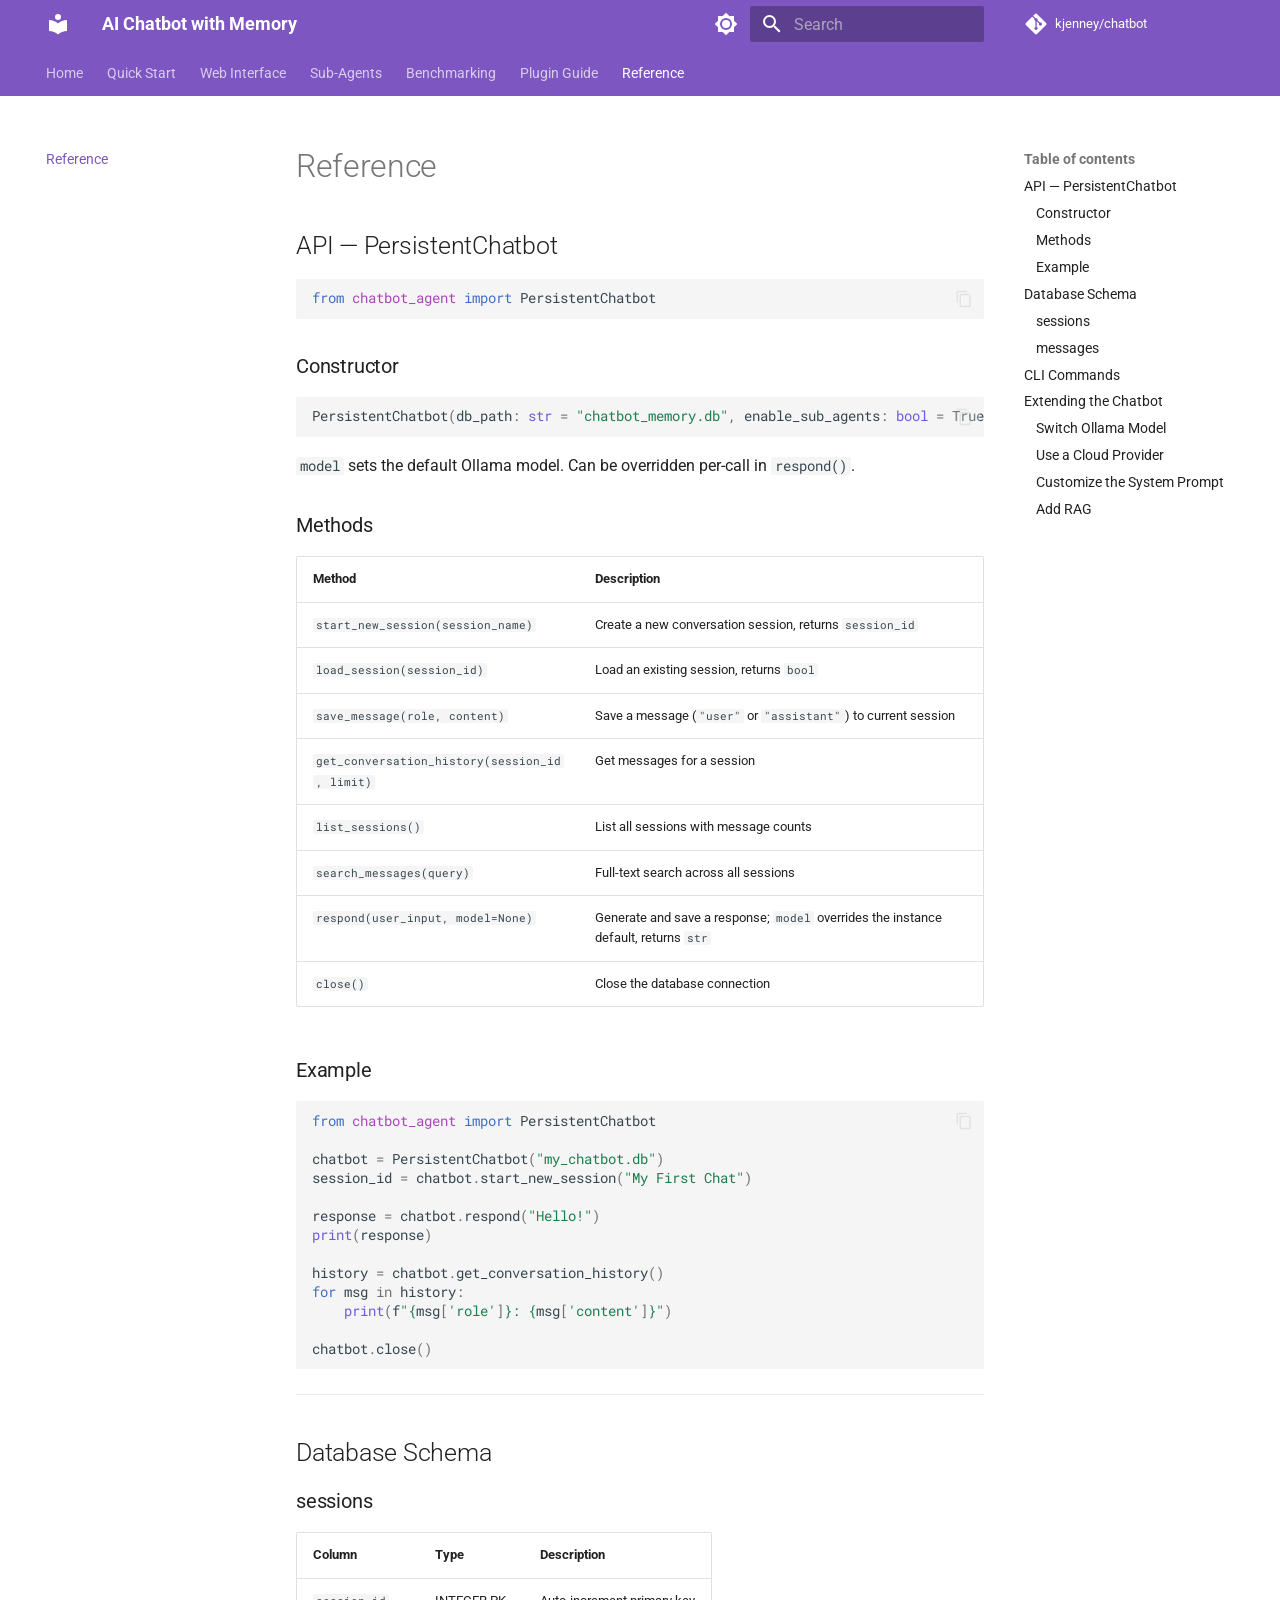
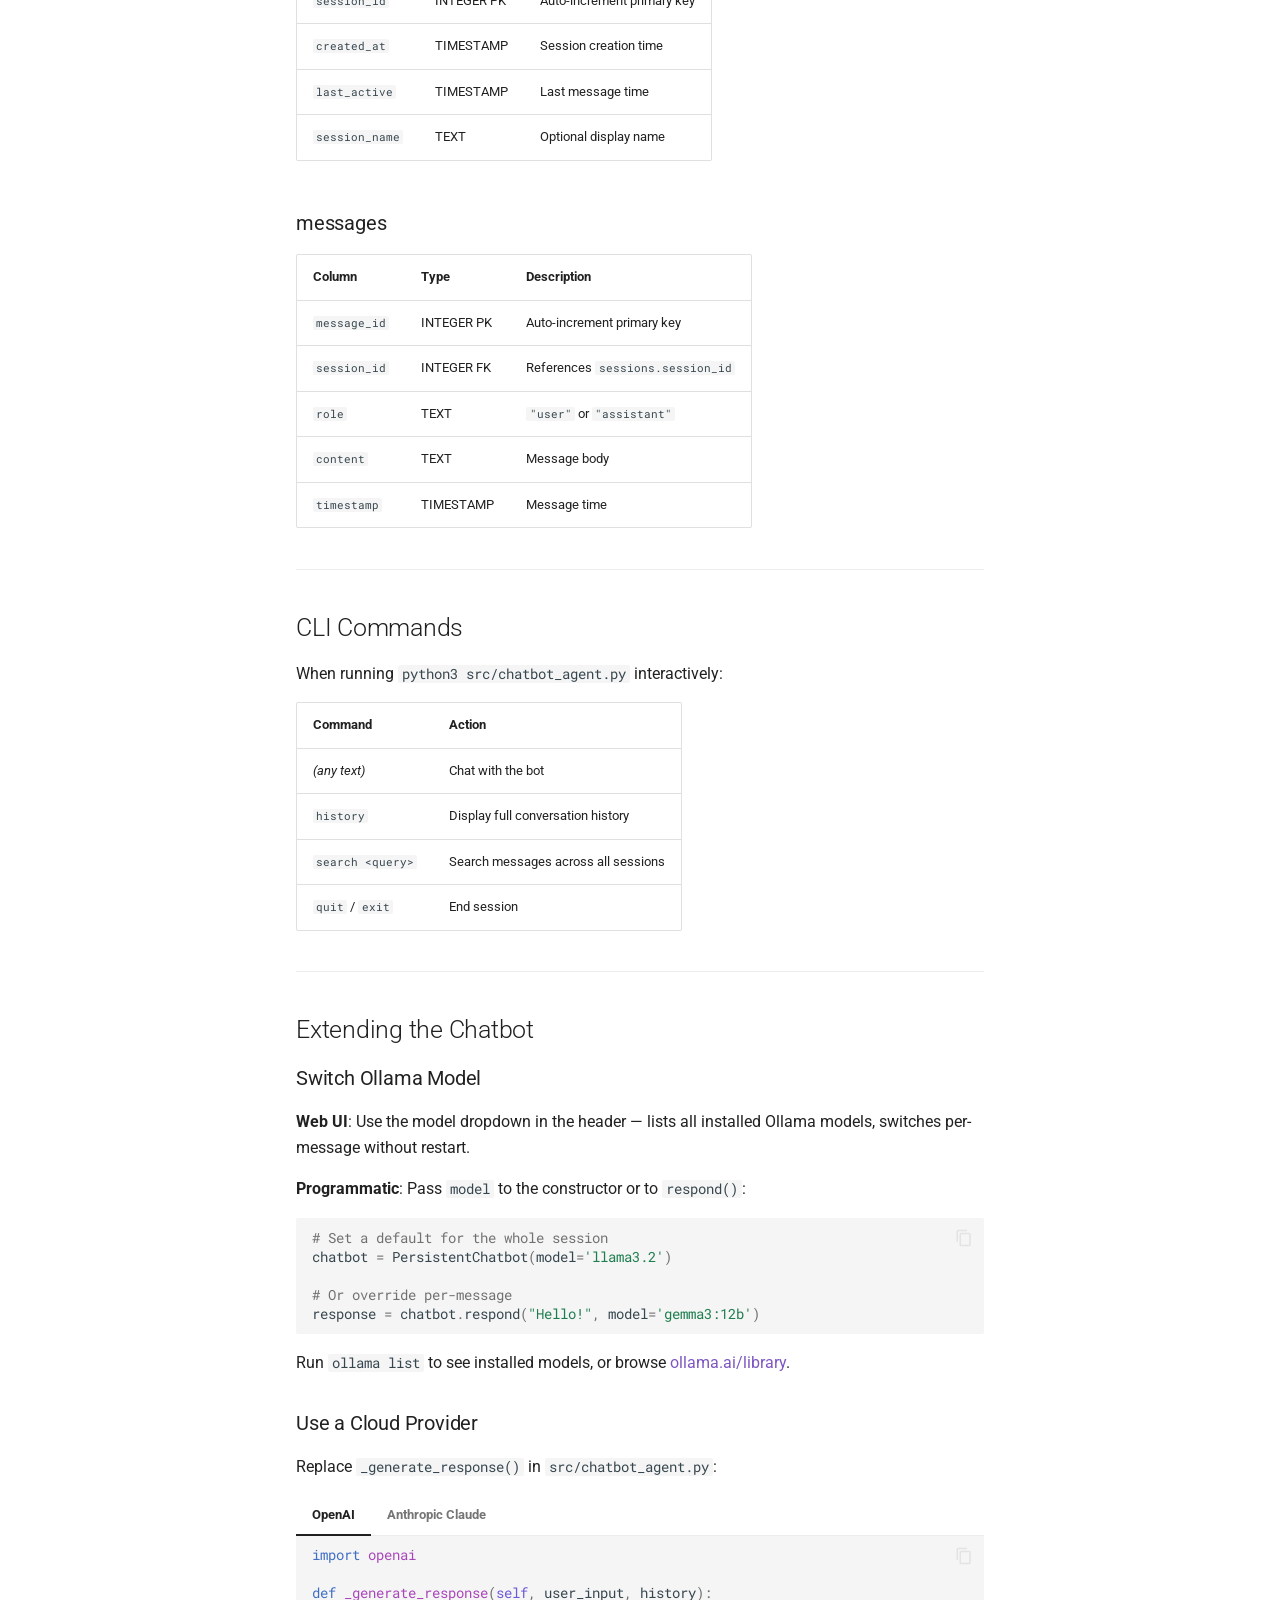
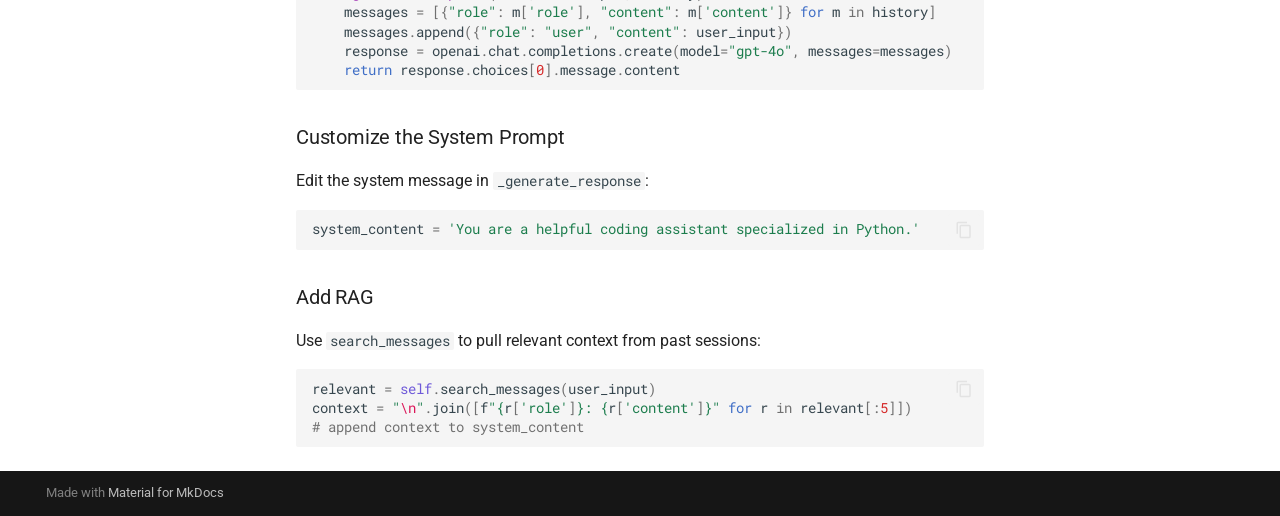
<file: reference/index.html>
<!doctype html>
<html lang="en" class="no-js">
  <head>
    
      <meta charset="utf-8">
      <meta name="viewport" content="width=device-width,initial-scale=1">
      
        <meta name="description" content="A persistent AI chatbot powered by Ollama with a sub-agent framework and web interface">
      
      
      
        <link rel="canonical" href="https://kjenney.github.io/chatbot/reference/">
      
      
        <link rel="prev" href="../PLUGIN_GUIDE/">
      
      
      
        
      
      
      <link rel="icon" href="../assets/images/favicon.png">
      <meta name="generator" content="mkdocs-1.6.1, mkdocs-material-9.7.6">
    
    
      
        <title>Reference - AI Chatbot with Memory</title>
      
    
    
      <link rel="stylesheet" href="../assets/stylesheets/main.484c7ddc.min.css">
      
        
        <link rel="stylesheet" href="../assets/stylesheets/palette.ab4e12ef.min.css">
      
      


    
    
      
    
    
      
        
        
        <link rel="preconnect" href="https://fonts.gstatic.com" crossorigin>
        <link rel="stylesheet" href="https://fonts.googleapis.com/css?family=Roboto:300,300i,400,400i,700,700i%7CRoboto+Mono:400,400i,700,700i&display=fallback">
        <style>:root{--md-text-font:"Roboto";--md-code-font:"Roboto Mono"}</style>
      
    
    
    <script>__md_scope=new URL("..",location),__md_hash=e=>[...e].reduce(((e,_)=>(e<<5)-e+_.charCodeAt(0)),0),__md_get=(e,_=localStorage,t=__md_scope)=>JSON.parse(_.getItem(t.pathname+"."+e)),__md_set=(e,_,t=localStorage,a=__md_scope)=>{try{t.setItem(a.pathname+"."+e,JSON.stringify(_))}catch(e){}}</script>
    
      

    
    
  </head>
  
  
    
    
      
    
    
    
    
    <body dir="ltr" data-md-color-scheme="default" data-md-color-primary="deep-purple" data-md-color-accent="purple">
  
    
    <input class="md-toggle" data-md-toggle="drawer" type="checkbox" id="__drawer" autocomplete="off">
    <input class="md-toggle" data-md-toggle="search" type="checkbox" id="__search" autocomplete="off">
    <label class="md-overlay" for="__drawer"></label>
    <div data-md-component="skip">
      
        
        <a href="#reference" class="md-skip">
          Skip to content
        </a>
      
    </div>
    <div data-md-component="announce">
      
    </div>
    
    
      

<header class="md-header" data-md-component="header">
  <nav class="md-header__inner md-grid" aria-label="Header">
    <a href=".." title="AI Chatbot with Memory" class="md-header__button md-logo" aria-label="AI Chatbot with Memory" data-md-component="logo">
      
  
  <svg xmlns="http://www.w3.org/2000/svg" viewBox="0 0 24 24"><path d="M12 8a3 3 0 0 0 3-3 3 3 0 0 0-3-3 3 3 0 0 0-3 3 3 3 0 0 0 3 3m0 3.54C9.64 9.35 6.5 8 3 8v11c3.5 0 6.64 1.35 9 3.54 2.36-2.19 5.5-3.54 9-3.54V8c-3.5 0-6.64 1.35-9 3.54"/></svg>

    </a>
    <label class="md-header__button md-icon" for="__drawer">
      
      <svg xmlns="http://www.w3.org/2000/svg" viewBox="0 0 24 24"><path d="M3 6h18v2H3zm0 5h18v2H3zm0 5h18v2H3z"/></svg>
    </label>
    <div class="md-header__title" data-md-component="header-title">
      <div class="md-header__ellipsis">
        <div class="md-header__topic">
          <span class="md-ellipsis">
            AI Chatbot with Memory
          </span>
        </div>
        <div class="md-header__topic" data-md-component="header-topic">
          <span class="md-ellipsis">
            
              Reference
            
          </span>
        </div>
      </div>
    </div>
    
      
        <form class="md-header__option" data-md-component="palette">
  
    
    
    
    <input class="md-option" data-md-color-media="" data-md-color-scheme="default" data-md-color-primary="deep-purple" data-md-color-accent="purple"  aria-label="Switch to dark mode"  type="radio" name="__palette" id="__palette_0">
    
      <label class="md-header__button md-icon" title="Switch to dark mode" for="__palette_1" hidden>
        <svg xmlns="http://www.w3.org/2000/svg" viewBox="0 0 24 24"><path d="M12 8a4 4 0 0 0-4 4 4 4 0 0 0 4 4 4 4 0 0 0 4-4 4 4 0 0 0-4-4m0 10a6 6 0 0 1-6-6 6 6 0 0 1 6-6 6 6 0 0 1 6 6 6 6 0 0 1-6 6m8-9.31V4h-4.69L12 .69 8.69 4H4v4.69L.69 12 4 15.31V20h4.69L12 23.31 15.31 20H20v-4.69L23.31 12z"/></svg>
      </label>
    
  
    
    
    
    <input class="md-option" data-md-color-media="" data-md-color-scheme="slate" data-md-color-primary="deep-purple" data-md-color-accent="purple"  aria-label="Switch to light mode"  type="radio" name="__palette" id="__palette_1">
    
      <label class="md-header__button md-icon" title="Switch to light mode" for="__palette_0" hidden>
        <svg xmlns="http://www.w3.org/2000/svg" viewBox="0 0 24 24"><path d="M12 18c-.89 0-1.74-.2-2.5-.55C11.56 16.5 13 14.42 13 12s-1.44-4.5-3.5-5.45C10.26 6.2 11.11 6 12 6a6 6 0 0 1 6 6 6 6 0 0 1-6 6m8-9.31V4h-4.69L12 .69 8.69 4H4v4.69L.69 12 4 15.31V20h4.69L12 23.31 15.31 20H20v-4.69L23.31 12z"/></svg>
      </label>
    
  
</form>
      
    
    
      <script>var palette=__md_get("__palette");if(palette&&palette.color){if("(prefers-color-scheme)"===palette.color.media){var media=matchMedia("(prefers-color-scheme: light)"),input=document.querySelector(media.matches?"[data-md-color-media='(prefers-color-scheme: light)']":"[data-md-color-media='(prefers-color-scheme: dark)']");palette.color.media=input.getAttribute("data-md-color-media"),palette.color.scheme=input.getAttribute("data-md-color-scheme"),palette.color.primary=input.getAttribute("data-md-color-primary"),palette.color.accent=input.getAttribute("data-md-color-accent")}for(var[key,value]of Object.entries(palette.color))document.body.setAttribute("data-md-color-"+key,value)}</script>
    
    
    
      
      
        <label class="md-header__button md-icon" for="__search">
          
          <svg xmlns="http://www.w3.org/2000/svg" viewBox="0 0 24 24"><path d="M9.5 3A6.5 6.5 0 0 1 16 9.5c0 1.61-.59 3.09-1.56 4.23l.27.27h.79l5 5-1.5 1.5-5-5v-.79l-.27-.27A6.52 6.52 0 0 1 9.5 16 6.5 6.5 0 0 1 3 9.5 6.5 6.5 0 0 1 9.5 3m0 2C7 5 5 7 5 9.5S7 14 9.5 14 14 12 14 9.5 12 5 9.5 5"/></svg>
        </label>
        <div class="md-search" data-md-component="search" role="dialog">
  <label class="md-search__overlay" for="__search"></label>
  <div class="md-search__inner" role="search">
    <form class="md-search__form" name="search">
      <input type="text" class="md-search__input" name="query" aria-label="Search" placeholder="Search" autocapitalize="off" autocorrect="off" autocomplete="off" spellcheck="false" data-md-component="search-query" required>
      <label class="md-search__icon md-icon" for="__search">
        
        <svg xmlns="http://www.w3.org/2000/svg" viewBox="0 0 24 24"><path d="M9.5 3A6.5 6.5 0 0 1 16 9.5c0 1.61-.59 3.09-1.56 4.23l.27.27h.79l5 5-1.5 1.5-5-5v-.79l-.27-.27A6.52 6.52 0 0 1 9.5 16 6.5 6.5 0 0 1 3 9.5 6.5 6.5 0 0 1 9.5 3m0 2C7 5 5 7 5 9.5S7 14 9.5 14 14 12 14 9.5 12 5 9.5 5"/></svg>
        
        <svg xmlns="http://www.w3.org/2000/svg" viewBox="0 0 24 24"><path d="M20 11v2H8l5.5 5.5-1.42 1.42L4.16 12l7.92-7.92L13.5 5.5 8 11z"/></svg>
      </label>
      <nav class="md-search__options" aria-label="Search">
        
        <button type="reset" class="md-search__icon md-icon" title="Clear" aria-label="Clear" tabindex="-1">
          
          <svg xmlns="http://www.w3.org/2000/svg" viewBox="0 0 24 24"><path d="M19 6.41 17.59 5 12 10.59 6.41 5 5 6.41 10.59 12 5 17.59 6.41 19 12 13.41 17.59 19 19 17.59 13.41 12z"/></svg>
        </button>
      </nav>
      
        <div class="md-search__suggest" data-md-component="search-suggest"></div>
      
    </form>
    <div class="md-search__output">
      <div class="md-search__scrollwrap" tabindex="0" data-md-scrollfix>
        <div class="md-search-result" data-md-component="search-result">
          <div class="md-search-result__meta">
            Initializing search
          </div>
          <ol class="md-search-result__list" role="presentation"></ol>
        </div>
      </div>
    </div>
  </div>
</div>
      
    
    
      <div class="md-header__source">
        <a href="https://github.com/kjenney/chatbot" title="Go to repository" class="md-source" data-md-component="source">
  <div class="md-source__icon md-icon">
    
    <svg xmlns="http://www.w3.org/2000/svg" viewBox="0 0 448 512"><!--! Font Awesome Free 7.1.0 by @fontawesome - https://fontawesome.com License - https://fontawesome.com/license/free (Icons: CC BY 4.0, Fonts: SIL OFL 1.1, Code: MIT License) Copyright 2025 Fonticons, Inc.--><path d="M439.6 236.1 244 40.5c-5.4-5.5-12.8-8.5-20.4-8.5s-15 3-20.4 8.4L162.5 81l51.5 51.5c27.1-9.1 52.7 16.8 43.4 43.7l49.7 49.7c34.2-11.8 61.2 31 35.5 56.7-26.5 26.5-70.2-2.9-56-37.3L240.3 199v121.9c25.3 12.5 22.3 41.8 9.1 55-6.4 6.4-15.2 10.1-24.3 10.1s-17.8-3.6-24.3-10.1c-17.6-17.6-11.1-46.9 11.2-56v-123c-20.8-8.5-24.6-30.7-18.6-45L142.6 101 8.5 235.1C3 240.6 0 247.9 0 255.5s3 15 8.5 20.4l195.6 195.7c5.4 5.4 12.7 8.4 20.4 8.4s15-3 20.4-8.4l194.7-194.7c5.4-5.4 8.4-12.8 8.4-20.4s-3-15-8.4-20.4"/></svg>
  </div>
  <div class="md-source__repository">
    kjenney/chatbot
  </div>
</a>
      </div>
    
  </nav>
  
</header>
    
    <div class="md-container" data-md-component="container">
      
      
        
          
            
<nav class="md-tabs" aria-label="Tabs" data-md-component="tabs">
  <div class="md-grid">
    <ul class="md-tabs__list">
      
        
  
  
  
  
    <li class="md-tabs__item">
      <a href=".." class="md-tabs__link">
        
  
  
    
  
  Home

      </a>
    </li>
  

      
        
  
  
  
  
    <li class="md-tabs__item">
      <a href="../QUICKSTART/" class="md-tabs__link">
        
  
  
    
  
  Quick Start

      </a>
    </li>
  

      
        
  
  
  
  
    <li class="md-tabs__item">
      <a href="../WEB_INTERFACE/" class="md-tabs__link">
        
  
  
    
  
  Web Interface

      </a>
    </li>
  

      
        
  
  
  
  
    
    
      <li class="md-tabs__item">
        <a href="../SUB_AGENTS/" class="md-tabs__link">
          
  
  
  Sub-Agents

        </a>
      </li>
    
  

      
        
  
  
  
  
    <li class="md-tabs__item">
      <a href="../BENCHMARKING/" class="md-tabs__link">
        
  
  
    
  
  Benchmarking

      </a>
    </li>
  

      
        
  
  
  
  
    <li class="md-tabs__item">
      <a href="../PLUGIN_GUIDE/" class="md-tabs__link">
        
  
  
    
  
  Plugin Guide

      </a>
    </li>
  

      
        
  
  
  
    
  
  
    <li class="md-tabs__item md-tabs__item--active">
      <a href="./" class="md-tabs__link">
        
  
  
    
  
  Reference

      </a>
    </li>
  

      
    </ul>
  </div>
</nav>
          
        
      
      <main class="md-main" data-md-component="main">
        <div class="md-main__inner md-grid">
          
            
              
              <div class="md-sidebar md-sidebar--primary" data-md-component="sidebar" data-md-type="navigation" >
                <div class="md-sidebar__scrollwrap">
                  <div class="md-sidebar__inner">
                    


  


<nav class="md-nav md-nav--primary md-nav--lifted" aria-label="Navigation" data-md-level="0">
  <label class="md-nav__title" for="__drawer">
    <a href=".." title="AI Chatbot with Memory" class="md-nav__button md-logo" aria-label="AI Chatbot with Memory" data-md-component="logo">
      
  
  <svg xmlns="http://www.w3.org/2000/svg" viewBox="0 0 24 24"><path d="M12 8a3 3 0 0 0 3-3 3 3 0 0 0-3-3 3 3 0 0 0-3 3 3 3 0 0 0 3 3m0 3.54C9.64 9.35 6.5 8 3 8v11c3.5 0 6.64 1.35 9 3.54 2.36-2.19 5.5-3.54 9-3.54V8c-3.5 0-6.64 1.35-9 3.54"/></svg>

    </a>
    AI Chatbot with Memory
  </label>
  
    <div class="md-nav__source">
      <a href="https://github.com/kjenney/chatbot" title="Go to repository" class="md-source" data-md-component="source">
  <div class="md-source__icon md-icon">
    
    <svg xmlns="http://www.w3.org/2000/svg" viewBox="0 0 448 512"><!--! Font Awesome Free 7.1.0 by @fontawesome - https://fontawesome.com License - https://fontawesome.com/license/free (Icons: CC BY 4.0, Fonts: SIL OFL 1.1, Code: MIT License) Copyright 2025 Fonticons, Inc.--><path d="M439.6 236.1 244 40.5c-5.4-5.5-12.8-8.5-20.4-8.5s-15 3-20.4 8.4L162.5 81l51.5 51.5c27.1-9.1 52.7 16.8 43.4 43.7l49.7 49.7c34.2-11.8 61.2 31 35.5 56.7-26.5 26.5-70.2-2.9-56-37.3L240.3 199v121.9c25.3 12.5 22.3 41.8 9.1 55-6.4 6.4-15.2 10.1-24.3 10.1s-17.8-3.6-24.3-10.1c-17.6-17.6-11.1-46.9 11.2-56v-123c-20.8-8.5-24.6-30.7-18.6-45L142.6 101 8.5 235.1C3 240.6 0 247.9 0 255.5s3 15 8.5 20.4l195.6 195.7c5.4 5.4 12.7 8.4 20.4 8.4s15-3 20.4-8.4l194.7-194.7c5.4-5.4 8.4-12.8 8.4-20.4s-3-15-8.4-20.4"/></svg>
  </div>
  <div class="md-source__repository">
    kjenney/chatbot
  </div>
</a>
    </div>
  
  <ul class="md-nav__list" data-md-scrollfix>
    
      
      
  
  
  
  
    <li class="md-nav__item">
      <a href=".." class="md-nav__link">
        
  
  
  <span class="md-ellipsis">
    
  
    Home
  

    
  </span>
  
  

      </a>
    </li>
  

    
      
      
  
  
  
  
    <li class="md-nav__item">
      <a href="../QUICKSTART/" class="md-nav__link">
        
  
  
  <span class="md-ellipsis">
    
  
    Quick Start
  

    
  </span>
  
  

      </a>
    </li>
  

    
      
      
  
  
  
  
    <li class="md-nav__item">
      <a href="../WEB_INTERFACE/" class="md-nav__link">
        
  
  
  <span class="md-ellipsis">
    
  
    Web Interface
  

    
  </span>
  
  

      </a>
    </li>
  

    
      
      
  
  
  
  
    
    
    
    
      
      
        
      
    
    
    <li class="md-nav__item md-nav__item--nested">
      
        
        
        <input class="md-nav__toggle md-toggle " type="checkbox" id="__nav_4" >
        
          
          <label class="md-nav__link" for="__nav_4" id="__nav_4_label" tabindex="0">
            
  
  
  <span class="md-ellipsis">
    
  
    Sub-Agents
  

    
  </span>
  
  

            <span class="md-nav__icon md-icon"></span>
          </label>
        
        <nav class="md-nav" data-md-level="1" aria-labelledby="__nav_4_label" aria-expanded="false">
          <label class="md-nav__title" for="__nav_4">
            <span class="md-nav__icon md-icon"></span>
            
  
    Sub-Agents
  

          </label>
          <ul class="md-nav__list" data-md-scrollfix>
            
              
                
  
  
  
  
    <li class="md-nav__item">
      <a href="../SUB_AGENTS/" class="md-nav__link">
        
  
  
  <span class="md-ellipsis">
    
  
    Overview
  

    
  </span>
  
  

      </a>
    </li>
  

              
            
              
                
  
  
  
  
    <li class="md-nav__item">
      <a href="../GMAIL_AGENT/" class="md-nav__link">
        
  
  
  <span class="md-ellipsis">
    
  
    Gmail Agent
  

    
  </span>
  
  

      </a>
    </li>
  

              
            
          </ul>
        </nav>
      
    </li>
  

    
      
      
  
  
  
  
    <li class="md-nav__item">
      <a href="../BENCHMARKING/" class="md-nav__link">
        
  
  
  <span class="md-ellipsis">
    
  
    Benchmarking
  

    
  </span>
  
  

      </a>
    </li>
  

    
      
      
  
  
  
  
    <li class="md-nav__item">
      <a href="../PLUGIN_GUIDE/" class="md-nav__link">
        
  
  
  <span class="md-ellipsis">
    
  
    Plugin Guide
  

    
  </span>
  
  

      </a>
    </li>
  

    
      
      
  
  
    
  
  
  
    <li class="md-nav__item md-nav__item--active">
      
      <input class="md-nav__toggle md-toggle" type="checkbox" id="__toc">
      
      
        
      
      
        <label class="md-nav__link md-nav__link--active" for="__toc">
          
  
  
  <span class="md-ellipsis">
    
  
    Reference
  

    
  </span>
  
  

          <span class="md-nav__icon md-icon"></span>
        </label>
      
      <a href="./" class="md-nav__link md-nav__link--active">
        
  
  
  <span class="md-ellipsis">
    
  
    Reference
  

    
  </span>
  
  

      </a>
      
        

<nav class="md-nav md-nav--secondary" aria-label="Table of contents">
  
  
  
    
  
  
    <label class="md-nav__title" for="__toc">
      <span class="md-nav__icon md-icon"></span>
      Table of contents
    </label>
    <ul class="md-nav__list" data-md-component="toc" data-md-scrollfix>
      
        <li class="md-nav__item">
  <a href="#api-persistentchatbot" class="md-nav__link">
    <span class="md-ellipsis">
      
        API — PersistentChatbot
      
    </span>
  </a>
  
    <nav class="md-nav" aria-label="API — PersistentChatbot">
      <ul class="md-nav__list">
        
          <li class="md-nav__item">
  <a href="#constructor" class="md-nav__link">
    <span class="md-ellipsis">
      
        Constructor
      
    </span>
  </a>
  
</li>
        
          <li class="md-nav__item">
  <a href="#methods" class="md-nav__link">
    <span class="md-ellipsis">
      
        Methods
      
    </span>
  </a>
  
</li>
        
          <li class="md-nav__item">
  <a href="#example" class="md-nav__link">
    <span class="md-ellipsis">
      
        Example
      
    </span>
  </a>
  
</li>
        
      </ul>
    </nav>
  
</li>
      
        <li class="md-nav__item">
  <a href="#database-schema" class="md-nav__link">
    <span class="md-ellipsis">
      
        Database Schema
      
    </span>
  </a>
  
    <nav class="md-nav" aria-label="Database Schema">
      <ul class="md-nav__list">
        
          <li class="md-nav__item">
  <a href="#sessions" class="md-nav__link">
    <span class="md-ellipsis">
      
        sessions
      
    </span>
  </a>
  
</li>
        
          <li class="md-nav__item">
  <a href="#messages" class="md-nav__link">
    <span class="md-ellipsis">
      
        messages
      
    </span>
  </a>
  
</li>
        
      </ul>
    </nav>
  
</li>
      
        <li class="md-nav__item">
  <a href="#cli-commands" class="md-nav__link">
    <span class="md-ellipsis">
      
        CLI Commands
      
    </span>
  </a>
  
</li>
      
        <li class="md-nav__item">
  <a href="#extending-the-chatbot" class="md-nav__link">
    <span class="md-ellipsis">
      
        Extending the Chatbot
      
    </span>
  </a>
  
    <nav class="md-nav" aria-label="Extending the Chatbot">
      <ul class="md-nav__list">
        
          <li class="md-nav__item">
  <a href="#switch-ollama-model" class="md-nav__link">
    <span class="md-ellipsis">
      
        Switch Ollama Model
      
    </span>
  </a>
  
</li>
        
          <li class="md-nav__item">
  <a href="#use-a-cloud-provider" class="md-nav__link">
    <span class="md-ellipsis">
      
        Use a Cloud Provider
      
    </span>
  </a>
  
</li>
        
          <li class="md-nav__item">
  <a href="#customize-the-system-prompt" class="md-nav__link">
    <span class="md-ellipsis">
      
        Customize the System Prompt
      
    </span>
  </a>
  
</li>
        
          <li class="md-nav__item">
  <a href="#add-rag" class="md-nav__link">
    <span class="md-ellipsis">
      
        Add RAG
      
    </span>
  </a>
  
</li>
        
      </ul>
    </nav>
  
</li>
      
    </ul>
  
</nav>
      
    </li>
  

    
  </ul>
</nav>
                  </div>
                </div>
              </div>
            
            
              
              <div class="md-sidebar md-sidebar--secondary" data-md-component="sidebar" data-md-type="toc" >
                <div class="md-sidebar__scrollwrap">
                  <div class="md-sidebar__inner">
                    

<nav class="md-nav md-nav--secondary" aria-label="Table of contents">
  
  
  
    
  
  
    <label class="md-nav__title" for="__toc">
      <span class="md-nav__icon md-icon"></span>
      Table of contents
    </label>
    <ul class="md-nav__list" data-md-component="toc" data-md-scrollfix>
      
        <li class="md-nav__item">
  <a href="#api-persistentchatbot" class="md-nav__link">
    <span class="md-ellipsis">
      
        API — PersistentChatbot
      
    </span>
  </a>
  
    <nav class="md-nav" aria-label="API — PersistentChatbot">
      <ul class="md-nav__list">
        
          <li class="md-nav__item">
  <a href="#constructor" class="md-nav__link">
    <span class="md-ellipsis">
      
        Constructor
      
    </span>
  </a>
  
</li>
        
          <li class="md-nav__item">
  <a href="#methods" class="md-nav__link">
    <span class="md-ellipsis">
      
        Methods
      
    </span>
  </a>
  
</li>
        
          <li class="md-nav__item">
  <a href="#example" class="md-nav__link">
    <span class="md-ellipsis">
      
        Example
      
    </span>
  </a>
  
</li>
        
      </ul>
    </nav>
  
</li>
      
        <li class="md-nav__item">
  <a href="#database-schema" class="md-nav__link">
    <span class="md-ellipsis">
      
        Database Schema
      
    </span>
  </a>
  
    <nav class="md-nav" aria-label="Database Schema">
      <ul class="md-nav__list">
        
          <li class="md-nav__item">
  <a href="#sessions" class="md-nav__link">
    <span class="md-ellipsis">
      
        sessions
      
    </span>
  </a>
  
</li>
        
          <li class="md-nav__item">
  <a href="#messages" class="md-nav__link">
    <span class="md-ellipsis">
      
        messages
      
    </span>
  </a>
  
</li>
        
      </ul>
    </nav>
  
</li>
      
        <li class="md-nav__item">
  <a href="#cli-commands" class="md-nav__link">
    <span class="md-ellipsis">
      
        CLI Commands
      
    </span>
  </a>
  
</li>
      
        <li class="md-nav__item">
  <a href="#extending-the-chatbot" class="md-nav__link">
    <span class="md-ellipsis">
      
        Extending the Chatbot
      
    </span>
  </a>
  
    <nav class="md-nav" aria-label="Extending the Chatbot">
      <ul class="md-nav__list">
        
          <li class="md-nav__item">
  <a href="#switch-ollama-model" class="md-nav__link">
    <span class="md-ellipsis">
      
        Switch Ollama Model
      
    </span>
  </a>
  
</li>
        
          <li class="md-nav__item">
  <a href="#use-a-cloud-provider" class="md-nav__link">
    <span class="md-ellipsis">
      
        Use a Cloud Provider
      
    </span>
  </a>
  
</li>
        
          <li class="md-nav__item">
  <a href="#customize-the-system-prompt" class="md-nav__link">
    <span class="md-ellipsis">
      
        Customize the System Prompt
      
    </span>
  </a>
  
</li>
        
          <li class="md-nav__item">
  <a href="#add-rag" class="md-nav__link">
    <span class="md-ellipsis">
      
        Add RAG
      
    </span>
  </a>
  
</li>
        
      </ul>
    </nav>
  
</li>
      
    </ul>
  
</nav>
                  </div>
                </div>
              </div>
            
          
          
            <div class="md-content" data-md-component="content">
              
              <article class="md-content__inner md-typeset">
                
                  


  
  


<h1 id="reference">Reference<a class="headerlink" href="#reference" title="Permanent link">&para;</a></h1>
<h2 id="api-persistentchatbot">API — PersistentChatbot<a class="headerlink" href="#api-persistentchatbot" title="Permanent link">&para;</a></h2>
<div class="highlight"><pre><span></span><code><a id="__codelineno-0-1" name="__codelineno-0-1" href="#__codelineno-0-1"></a><span class="kn">from</span><span class="w"> </span><span class="nn">chatbot_agent</span><span class="w"> </span><span class="kn">import</span> <span class="n">PersistentChatbot</span>
</code></pre></div>
<h3 id="constructor">Constructor<a class="headerlink" href="#constructor" title="Permanent link">&para;</a></h3>
<div class="highlight"><pre><span></span><code><a id="__codelineno-1-1" name="__codelineno-1-1" href="#__codelineno-1-1"></a><span class="n">PersistentChatbot</span><span class="p">(</span><span class="n">db_path</span><span class="p">:</span> <span class="nb">str</span> <span class="o">=</span> <span class="s2">&quot;chatbot_memory.db&quot;</span><span class="p">,</span> <span class="n">enable_sub_agents</span><span class="p">:</span> <span class="nb">bool</span> <span class="o">=</span> <span class="kc">True</span><span class="p">,</span> <span class="n">model</span><span class="p">:</span> <span class="nb">str</span> <span class="o">=</span> <span class="s2">&quot;qwen3:8b&quot;</span><span class="p">)</span>
</code></pre></div>
<p><code>model</code> sets the default Ollama model. Can be overridden per-call in <code>respond()</code>.</p>
<h3 id="methods">Methods<a class="headerlink" href="#methods" title="Permanent link">&para;</a></h3>
<table>
<thead>
<tr>
<th>Method</th>
<th>Description</th>
</tr>
</thead>
<tbody>
<tr>
<td><code>start_new_session(session_name)</code></td>
<td>Create a new conversation session, returns <code>session_id</code></td>
</tr>
<tr>
<td><code>load_session(session_id)</code></td>
<td>Load an existing session, returns <code>bool</code></td>
</tr>
<tr>
<td><code>save_message(role, content)</code></td>
<td>Save a message (<code>"user"</code> or <code>"assistant"</code>) to current session</td>
</tr>
<tr>
<td><code>get_conversation_history(session_id, limit)</code></td>
<td>Get messages for a session</td>
</tr>
<tr>
<td><code>list_sessions()</code></td>
<td>List all sessions with message counts</td>
</tr>
<tr>
<td><code>search_messages(query)</code></td>
<td>Full-text search across all sessions</td>
</tr>
<tr>
<td><code>respond(user_input, model=None)</code></td>
<td>Generate and save a response; <code>model</code> overrides the instance default, returns <code>str</code></td>
</tr>
<tr>
<td><code>close()</code></td>
<td>Close the database connection</td>
</tr>
</tbody>
</table>
<h3 id="example">Example<a class="headerlink" href="#example" title="Permanent link">&para;</a></h3>
<div class="highlight"><pre><span></span><code><a id="__codelineno-2-1" name="__codelineno-2-1" href="#__codelineno-2-1"></a><span class="kn">from</span><span class="w"> </span><span class="nn">chatbot_agent</span><span class="w"> </span><span class="kn">import</span> <span class="n">PersistentChatbot</span>
<a id="__codelineno-2-2" name="__codelineno-2-2" href="#__codelineno-2-2"></a>
<a id="__codelineno-2-3" name="__codelineno-2-3" href="#__codelineno-2-3"></a><span class="n">chatbot</span> <span class="o">=</span> <span class="n">PersistentChatbot</span><span class="p">(</span><span class="s2">&quot;my_chatbot.db&quot;</span><span class="p">)</span>
<a id="__codelineno-2-4" name="__codelineno-2-4" href="#__codelineno-2-4"></a><span class="n">session_id</span> <span class="o">=</span> <span class="n">chatbot</span><span class="o">.</span><span class="n">start_new_session</span><span class="p">(</span><span class="s2">&quot;My First Chat&quot;</span><span class="p">)</span>
<a id="__codelineno-2-5" name="__codelineno-2-5" href="#__codelineno-2-5"></a>
<a id="__codelineno-2-6" name="__codelineno-2-6" href="#__codelineno-2-6"></a><span class="n">response</span> <span class="o">=</span> <span class="n">chatbot</span><span class="o">.</span><span class="n">respond</span><span class="p">(</span><span class="s2">&quot;Hello!&quot;</span><span class="p">)</span>
<a id="__codelineno-2-7" name="__codelineno-2-7" href="#__codelineno-2-7"></a><span class="nb">print</span><span class="p">(</span><span class="n">response</span><span class="p">)</span>
<a id="__codelineno-2-8" name="__codelineno-2-8" href="#__codelineno-2-8"></a>
<a id="__codelineno-2-9" name="__codelineno-2-9" href="#__codelineno-2-9"></a><span class="n">history</span> <span class="o">=</span> <span class="n">chatbot</span><span class="o">.</span><span class="n">get_conversation_history</span><span class="p">()</span>
<a id="__codelineno-2-10" name="__codelineno-2-10" href="#__codelineno-2-10"></a><span class="k">for</span> <span class="n">msg</span> <span class="ow">in</span> <span class="n">history</span><span class="p">:</span>
<a id="__codelineno-2-11" name="__codelineno-2-11" href="#__codelineno-2-11"></a>    <span class="nb">print</span><span class="p">(</span><span class="sa">f</span><span class="s2">&quot;</span><span class="si">{</span><span class="n">msg</span><span class="p">[</span><span class="s1">&#39;role&#39;</span><span class="p">]</span><span class="si">}</span><span class="s2">: </span><span class="si">{</span><span class="n">msg</span><span class="p">[</span><span class="s1">&#39;content&#39;</span><span class="p">]</span><span class="si">}</span><span class="s2">&quot;</span><span class="p">)</span>
<a id="__codelineno-2-12" name="__codelineno-2-12" href="#__codelineno-2-12"></a>
<a id="__codelineno-2-13" name="__codelineno-2-13" href="#__codelineno-2-13"></a><span class="n">chatbot</span><span class="o">.</span><span class="n">close</span><span class="p">()</span>
</code></pre></div>
<hr />
<h2 id="database-schema">Database Schema<a class="headerlink" href="#database-schema" title="Permanent link">&para;</a></h2>
<h3 id="sessions">sessions<a class="headerlink" href="#sessions" title="Permanent link">&para;</a></h3>
<table>
<thead>
<tr>
<th>Column</th>
<th>Type</th>
<th>Description</th>
</tr>
</thead>
<tbody>
<tr>
<td><code>session_id</code></td>
<td>INTEGER PK</td>
<td>Auto-increment primary key</td>
</tr>
<tr>
<td><code>created_at</code></td>
<td>TIMESTAMP</td>
<td>Session creation time</td>
</tr>
<tr>
<td><code>last_active</code></td>
<td>TIMESTAMP</td>
<td>Last message time</td>
</tr>
<tr>
<td><code>session_name</code></td>
<td>TEXT</td>
<td>Optional display name</td>
</tr>
</tbody>
</table>
<h3 id="messages">messages<a class="headerlink" href="#messages" title="Permanent link">&para;</a></h3>
<table>
<thead>
<tr>
<th>Column</th>
<th>Type</th>
<th>Description</th>
</tr>
</thead>
<tbody>
<tr>
<td><code>message_id</code></td>
<td>INTEGER PK</td>
<td>Auto-increment primary key</td>
</tr>
<tr>
<td><code>session_id</code></td>
<td>INTEGER FK</td>
<td>References <code>sessions.session_id</code></td>
</tr>
<tr>
<td><code>role</code></td>
<td>TEXT</td>
<td><code>"user"</code> or <code>"assistant"</code></td>
</tr>
<tr>
<td><code>content</code></td>
<td>TEXT</td>
<td>Message body</td>
</tr>
<tr>
<td><code>timestamp</code></td>
<td>TIMESTAMP</td>
<td>Message time</td>
</tr>
</tbody>
</table>
<hr />
<h2 id="cli-commands">CLI Commands<a class="headerlink" href="#cli-commands" title="Permanent link">&para;</a></h2>
<p>When running <code>python3 src/chatbot_agent.py</code> interactively:</p>
<table>
<thead>
<tr>
<th>Command</th>
<th>Action</th>
</tr>
</thead>
<tbody>
<tr>
<td><em>(any text)</em></td>
<td>Chat with the bot</td>
</tr>
<tr>
<td><code>history</code></td>
<td>Display full conversation history</td>
</tr>
<tr>
<td><code>search &lt;query&gt;</code></td>
<td>Search messages across all sessions</td>
</tr>
<tr>
<td><code>quit</code> / <code>exit</code></td>
<td>End session</td>
</tr>
</tbody>
</table>
<hr />
<h2 id="extending-the-chatbot">Extending the Chatbot<a class="headerlink" href="#extending-the-chatbot" title="Permanent link">&para;</a></h2>
<h3 id="switch-ollama-model">Switch Ollama Model<a class="headerlink" href="#switch-ollama-model" title="Permanent link">&para;</a></h3>
<p><strong>Web UI</strong>: Use the model dropdown in the header — lists all installed Ollama models, switches per-message without restart.</p>
<p><strong>Programmatic</strong>: Pass <code>model</code> to the constructor or to <code>respond()</code>:</p>
<div class="highlight"><pre><span></span><code><a id="__codelineno-3-1" name="__codelineno-3-1" href="#__codelineno-3-1"></a><span class="c1"># Set a default for the whole session</span>
<a id="__codelineno-3-2" name="__codelineno-3-2" href="#__codelineno-3-2"></a><span class="n">chatbot</span> <span class="o">=</span> <span class="n">PersistentChatbot</span><span class="p">(</span><span class="n">model</span><span class="o">=</span><span class="s1">&#39;llama3.2&#39;</span><span class="p">)</span>
<a id="__codelineno-3-3" name="__codelineno-3-3" href="#__codelineno-3-3"></a>
<a id="__codelineno-3-4" name="__codelineno-3-4" href="#__codelineno-3-4"></a><span class="c1"># Or override per-message</span>
<a id="__codelineno-3-5" name="__codelineno-3-5" href="#__codelineno-3-5"></a><span class="n">response</span> <span class="o">=</span> <span class="n">chatbot</span><span class="o">.</span><span class="n">respond</span><span class="p">(</span><span class="s2">&quot;Hello!&quot;</span><span class="p">,</span> <span class="n">model</span><span class="o">=</span><span class="s1">&#39;gemma3:12b&#39;</span><span class="p">)</span>
</code></pre></div>
<p>Run <code>ollama list</code> to see installed models, or browse <a href="https://ollama.ai/library">ollama.ai/library</a>.</p>
<h3 id="use-a-cloud-provider">Use a Cloud Provider<a class="headerlink" href="#use-a-cloud-provider" title="Permanent link">&para;</a></h3>
<p>Replace <code>_generate_response()</code> in <code>src/chatbot_agent.py</code>:</p>
<div class="tabbed-set tabbed-alternate" data-tabs="1:2"><input checked="checked" id="__tabbed_1_1" name="__tabbed_1" type="radio" /><input id="__tabbed_1_2" name="__tabbed_1" type="radio" /><div class="tabbed-labels"><label for="__tabbed_1_1">OpenAI</label><label for="__tabbed_1_2">Anthropic Claude</label></div>
<div class="tabbed-content">
<div class="tabbed-block">
<div class="highlight"><pre><span></span><code><a id="__codelineno-4-1" name="__codelineno-4-1" href="#__codelineno-4-1"></a><span class="kn">import</span><span class="w"> </span><span class="nn">openai</span>
<a id="__codelineno-4-2" name="__codelineno-4-2" href="#__codelineno-4-2"></a>
<a id="__codelineno-4-3" name="__codelineno-4-3" href="#__codelineno-4-3"></a><span class="k">def</span><span class="w"> </span><span class="nf">_generate_response</span><span class="p">(</span><span class="bp">self</span><span class="p">,</span> <span class="n">user_input</span><span class="p">,</span> <span class="n">history</span><span class="p">):</span>
<a id="__codelineno-4-4" name="__codelineno-4-4" href="#__codelineno-4-4"></a>    <span class="n">messages</span> <span class="o">=</span> <span class="p">[{</span><span class="s2">&quot;role&quot;</span><span class="p">:</span> <span class="n">m</span><span class="p">[</span><span class="s1">&#39;role&#39;</span><span class="p">],</span> <span class="s2">&quot;content&quot;</span><span class="p">:</span> <span class="n">m</span><span class="p">[</span><span class="s1">&#39;content&#39;</span><span class="p">]}</span> <span class="k">for</span> <span class="n">m</span> <span class="ow">in</span> <span class="n">history</span><span class="p">]</span>
<a id="__codelineno-4-5" name="__codelineno-4-5" href="#__codelineno-4-5"></a>    <span class="n">messages</span><span class="o">.</span><span class="n">append</span><span class="p">({</span><span class="s2">&quot;role&quot;</span><span class="p">:</span> <span class="s2">&quot;user&quot;</span><span class="p">,</span> <span class="s2">&quot;content&quot;</span><span class="p">:</span> <span class="n">user_input</span><span class="p">})</span>
<a id="__codelineno-4-6" name="__codelineno-4-6" href="#__codelineno-4-6"></a>    <span class="n">response</span> <span class="o">=</span> <span class="n">openai</span><span class="o">.</span><span class="n">chat</span><span class="o">.</span><span class="n">completions</span><span class="o">.</span><span class="n">create</span><span class="p">(</span><span class="n">model</span><span class="o">=</span><span class="s2">&quot;gpt-4o&quot;</span><span class="p">,</span> <span class="n">messages</span><span class="o">=</span><span class="n">messages</span><span class="p">)</span>
<a id="__codelineno-4-7" name="__codelineno-4-7" href="#__codelineno-4-7"></a>    <span class="k">return</span> <span class="n">response</span><span class="o">.</span><span class="n">choices</span><span class="p">[</span><span class="mi">0</span><span class="p">]</span><span class="o">.</span><span class="n">message</span><span class="o">.</span><span class="n">content</span>
</code></pre></div>
</div>
<div class="tabbed-block">
<div class="highlight"><pre><span></span><code><a id="__codelineno-5-1" name="__codelineno-5-1" href="#__codelineno-5-1"></a><span class="kn">import</span><span class="w"> </span><span class="nn">anthropic</span>
<a id="__codelineno-5-2" name="__codelineno-5-2" href="#__codelineno-5-2"></a>
<a id="__codelineno-5-3" name="__codelineno-5-3" href="#__codelineno-5-3"></a><span class="k">def</span><span class="w"> </span><span class="nf">_generate_response</span><span class="p">(</span><span class="bp">self</span><span class="p">,</span> <span class="n">user_input</span><span class="p">,</span> <span class="n">history</span><span class="p">):</span>
<a id="__codelineno-5-4" name="__codelineno-5-4" href="#__codelineno-5-4"></a>    <span class="n">client</span> <span class="o">=</span> <span class="n">anthropic</span><span class="o">.</span><span class="n">Anthropic</span><span class="p">()</span>
<a id="__codelineno-5-5" name="__codelineno-5-5" href="#__codelineno-5-5"></a>    <span class="n">messages</span> <span class="o">=</span> <span class="p">[{</span><span class="s2">&quot;role&quot;</span><span class="p">:</span> <span class="n">m</span><span class="p">[</span><span class="s1">&#39;role&#39;</span><span class="p">],</span> <span class="s2">&quot;content&quot;</span><span class="p">:</span> <span class="n">m</span><span class="p">[</span><span class="s1">&#39;content&#39;</span><span class="p">]}</span> <span class="k">for</span> <span class="n">m</span> <span class="ow">in</span> <span class="n">history</span><span class="p">]</span>
<a id="__codelineno-5-6" name="__codelineno-5-6" href="#__codelineno-5-6"></a>    <span class="n">response</span> <span class="o">=</span> <span class="n">client</span><span class="o">.</span><span class="n">messages</span><span class="o">.</span><span class="n">create</span><span class="p">(</span>
<a id="__codelineno-5-7" name="__codelineno-5-7" href="#__codelineno-5-7"></a>        <span class="n">model</span><span class="o">=</span><span class="s2">&quot;claude-sonnet-4-6&quot;</span><span class="p">,</span>
<a id="__codelineno-5-8" name="__codelineno-5-8" href="#__codelineno-5-8"></a>        <span class="n">max_tokens</span><span class="o">=</span><span class="mi">1024</span><span class="p">,</span>
<a id="__codelineno-5-9" name="__codelineno-5-9" href="#__codelineno-5-9"></a>        <span class="n">messages</span><span class="o">=</span><span class="n">messages</span><span class="p">,</span>
<a id="__codelineno-5-10" name="__codelineno-5-10" href="#__codelineno-5-10"></a>    <span class="p">)</span>
<a id="__codelineno-5-11" name="__codelineno-5-11" href="#__codelineno-5-11"></a>    <span class="k">return</span> <span class="n">response</span><span class="o">.</span><span class="n">content</span><span class="p">[</span><span class="mi">0</span><span class="p">]</span><span class="o">.</span><span class="n">text</span>
</code></pre></div>
</div>
</div>
</div>
<h3 id="customize-the-system-prompt">Customize the System Prompt<a class="headerlink" href="#customize-the-system-prompt" title="Permanent link">&para;</a></h3>
<p>Edit the system message in <code>_generate_response</code>:</p>
<div class="highlight"><pre><span></span><code><a id="__codelineno-6-1" name="__codelineno-6-1" href="#__codelineno-6-1"></a><span class="n">system_content</span> <span class="o">=</span> <span class="s1">&#39;You are a helpful coding assistant specialized in Python.&#39;</span>
</code></pre></div>
<h3 id="add-rag">Add RAG<a class="headerlink" href="#add-rag" title="Permanent link">&para;</a></h3>
<p>Use <code>search_messages</code> to pull relevant context from past sessions:</p>
<div class="highlight"><pre><span></span><code><a id="__codelineno-7-1" name="__codelineno-7-1" href="#__codelineno-7-1"></a><span class="n">relevant</span> <span class="o">=</span> <span class="bp">self</span><span class="o">.</span><span class="n">search_messages</span><span class="p">(</span><span class="n">user_input</span><span class="p">)</span>
<a id="__codelineno-7-2" name="__codelineno-7-2" href="#__codelineno-7-2"></a><span class="n">context</span> <span class="o">=</span> <span class="s2">&quot;</span><span class="se">\n</span><span class="s2">&quot;</span><span class="o">.</span><span class="n">join</span><span class="p">([</span><span class="sa">f</span><span class="s2">&quot;</span><span class="si">{</span><span class="n">r</span><span class="p">[</span><span class="s1">&#39;role&#39;</span><span class="p">]</span><span class="si">}</span><span class="s2">: </span><span class="si">{</span><span class="n">r</span><span class="p">[</span><span class="s1">&#39;content&#39;</span><span class="p">]</span><span class="si">}</span><span class="s2">&quot;</span> <span class="k">for</span> <span class="n">r</span> <span class="ow">in</span> <span class="n">relevant</span><span class="p">[:</span><span class="mi">5</span><span class="p">]])</span>
<a id="__codelineno-7-3" name="__codelineno-7-3" href="#__codelineno-7-3"></a><span class="c1"># append context to system_content</span>
</code></pre></div>












                
              </article>
            </div>
          
          
<script>var target=document.getElementById(location.hash.slice(1));target&&target.name&&(target.checked=target.name.startsWith("__tabbed_"))</script>
        </div>
        
          <button type="button" class="md-top md-icon" data-md-component="top" hidden>
  
  <svg xmlns="http://www.w3.org/2000/svg" viewBox="0 0 24 24"><path d="M13 20h-2V8l-5.5 5.5-1.42-1.42L12 4.16l7.92 7.92-1.42 1.42L13 8z"/></svg>
  Back to top
</button>
        
      </main>
      
        <footer class="md-footer">
  
  <div class="md-footer-meta md-typeset">
    <div class="md-footer-meta__inner md-grid">
      <div class="md-copyright">
  
  
    Made with
    <a href="https://squidfunk.github.io/mkdocs-material/" target="_blank" rel="noopener">
      Material for MkDocs
    </a>
  
</div>
      
    </div>
  </div>
</footer>
      
    </div>
    <div class="md-dialog" data-md-component="dialog">
      <div class="md-dialog__inner md-typeset"></div>
    </div>
    
    
    
      
      
      <script id="__config" type="application/json">{"annotate": null, "base": "..", "features": ["navigation.tabs", "navigation.sections", "navigation.top", "search.highlight", "search.suggest", "content.code.copy"], "search": "../assets/javascripts/workers/search.2c215733.min.js", "tags": null, "translations": {"clipboard.copied": "Copied to clipboard", "clipboard.copy": "Copy to clipboard", "search.result.more.one": "1 more on this page", "search.result.more.other": "# more on this page", "search.result.none": "No matching documents", "search.result.one": "1 matching document", "search.result.other": "# matching documents", "search.result.placeholder": "Type to start searching", "search.result.term.missing": "Missing", "select.version": "Select version"}, "version": null}</script>
    
    
      <script src="../assets/javascripts/bundle.79ae519e.min.js"></script>
      
    
  </body>
</html>
</file>
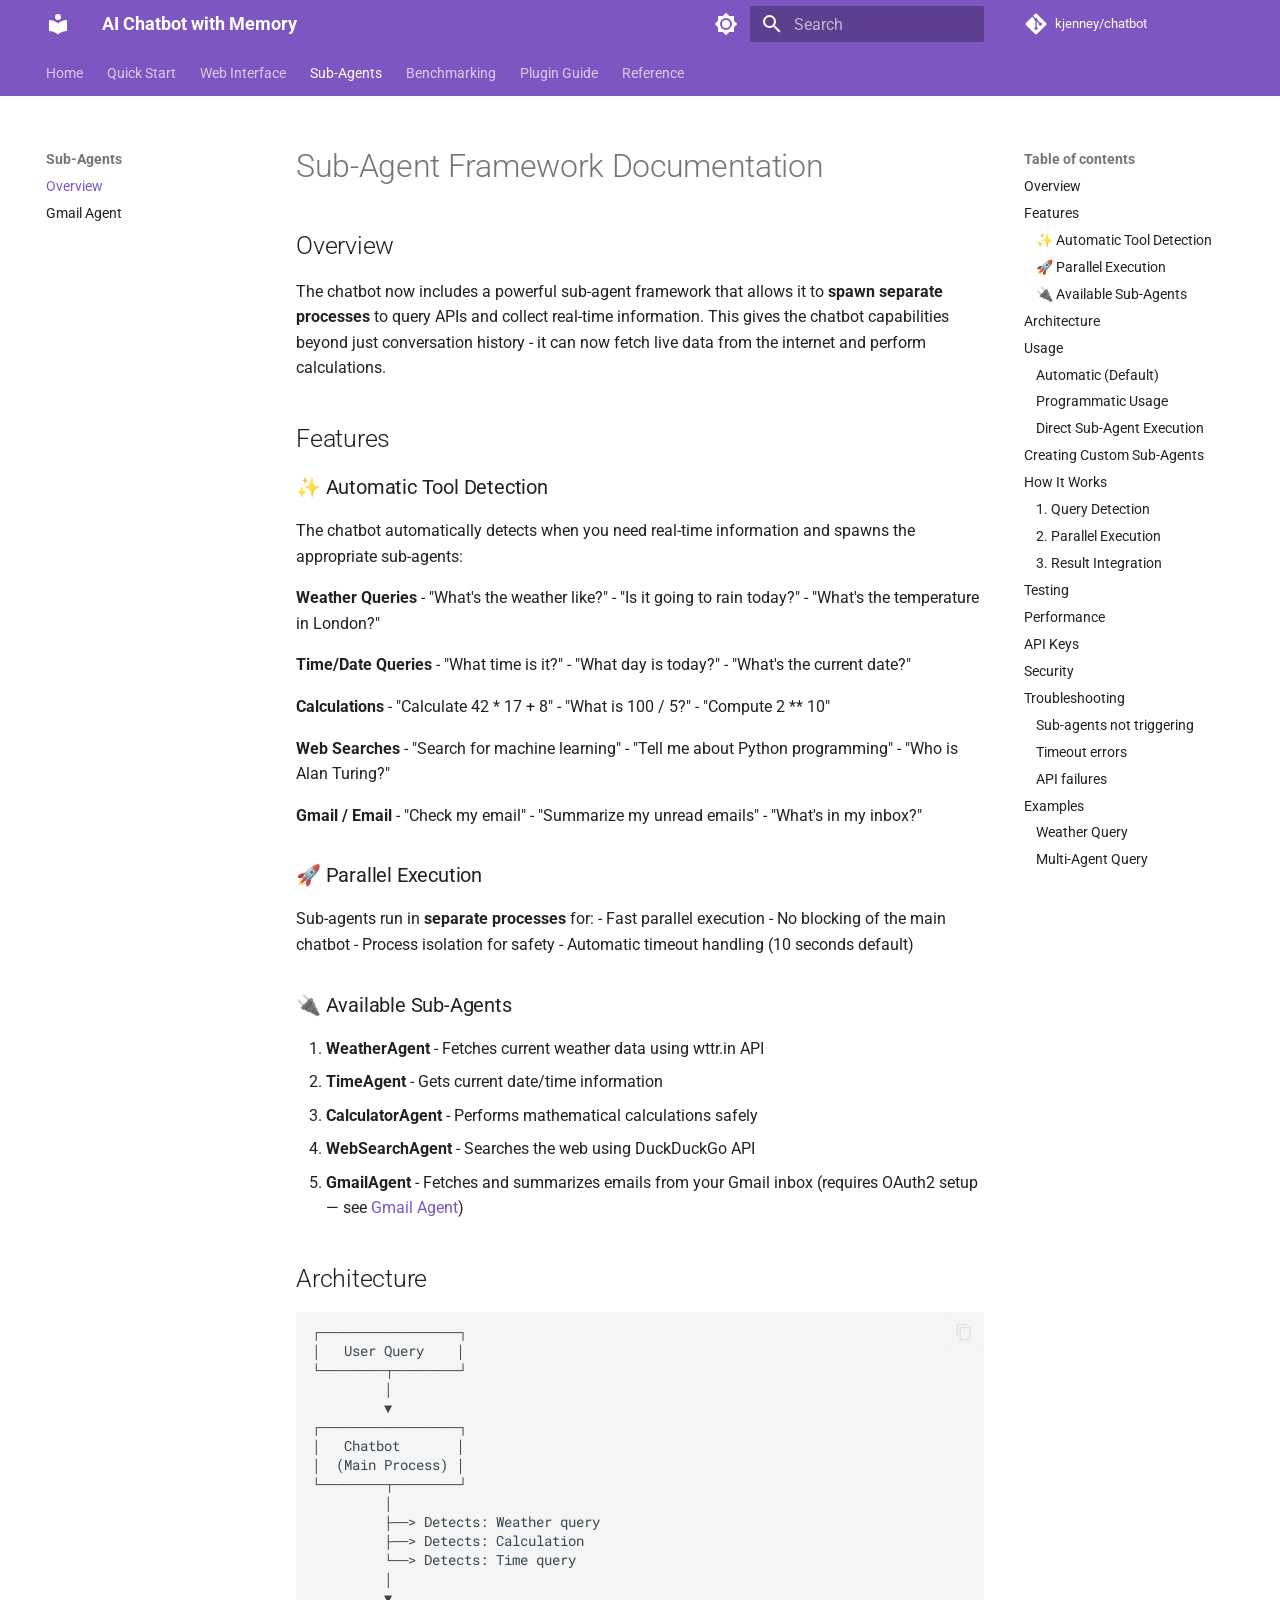
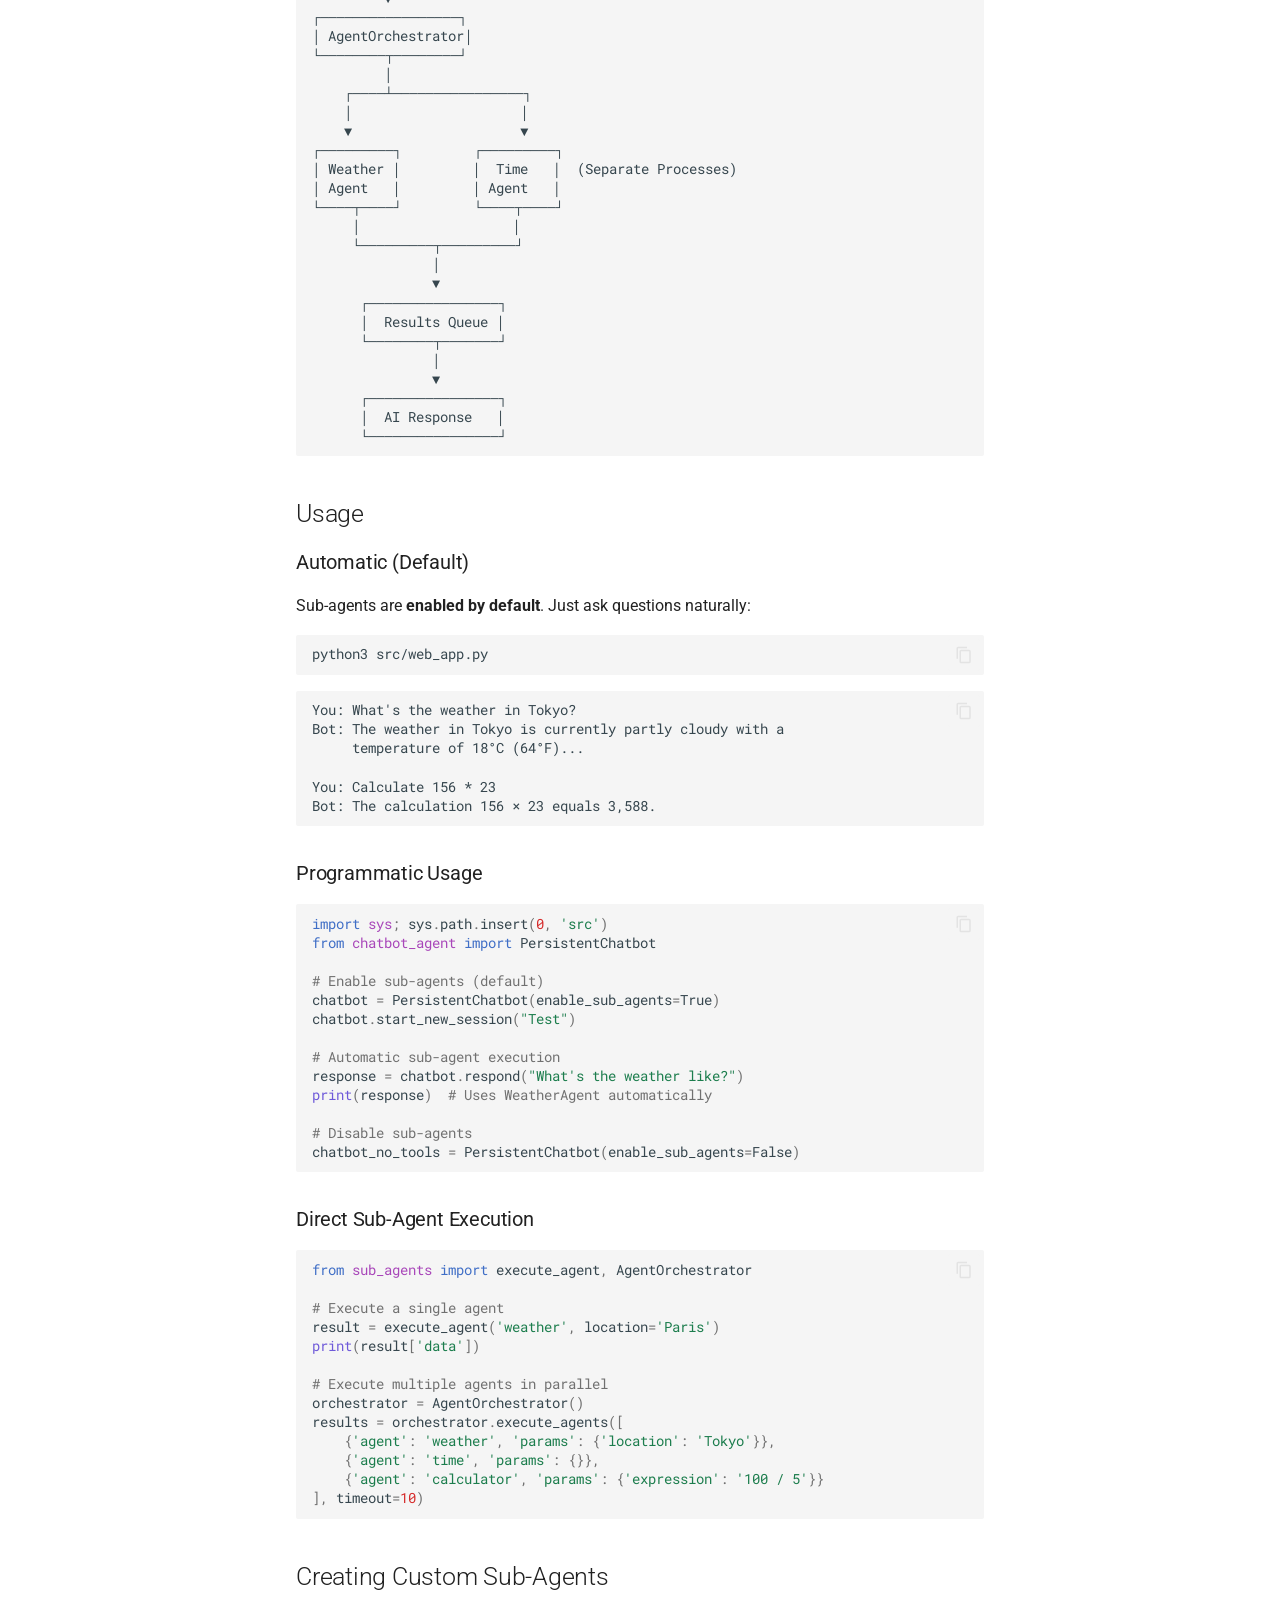
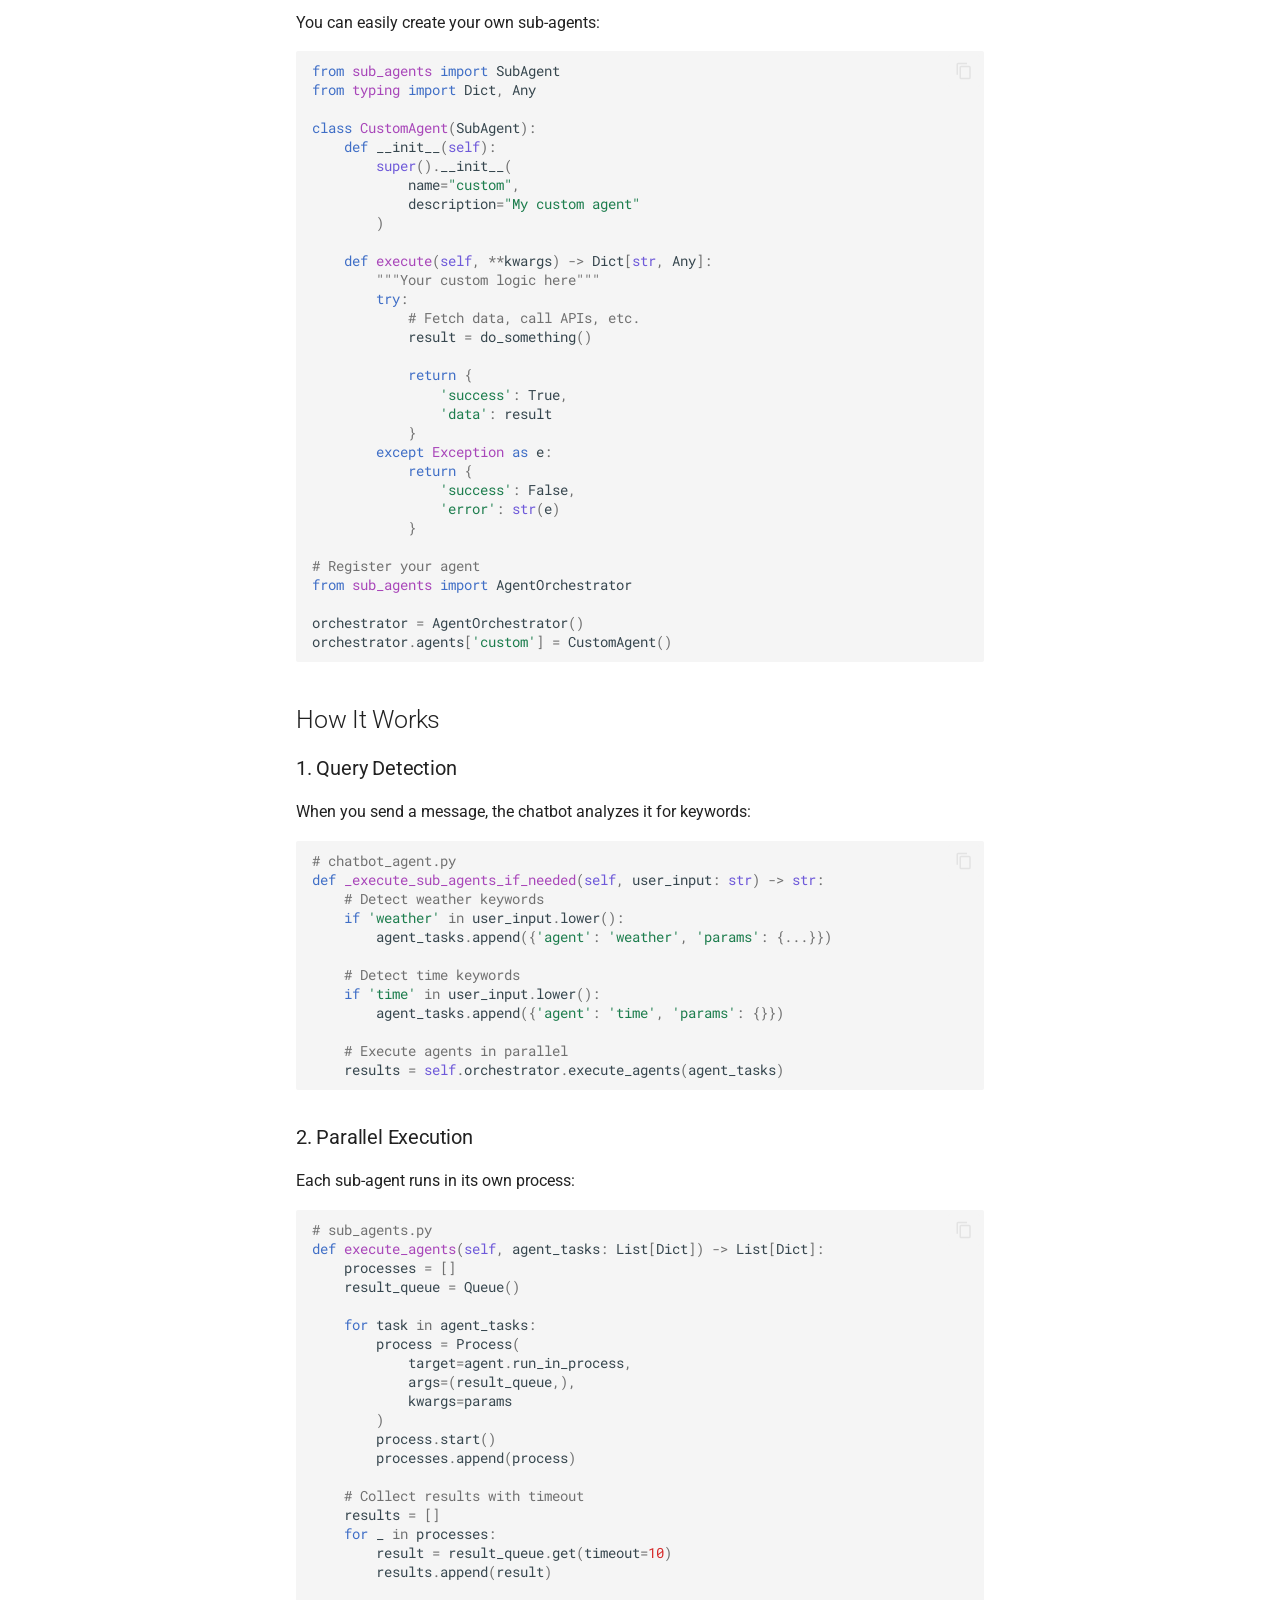
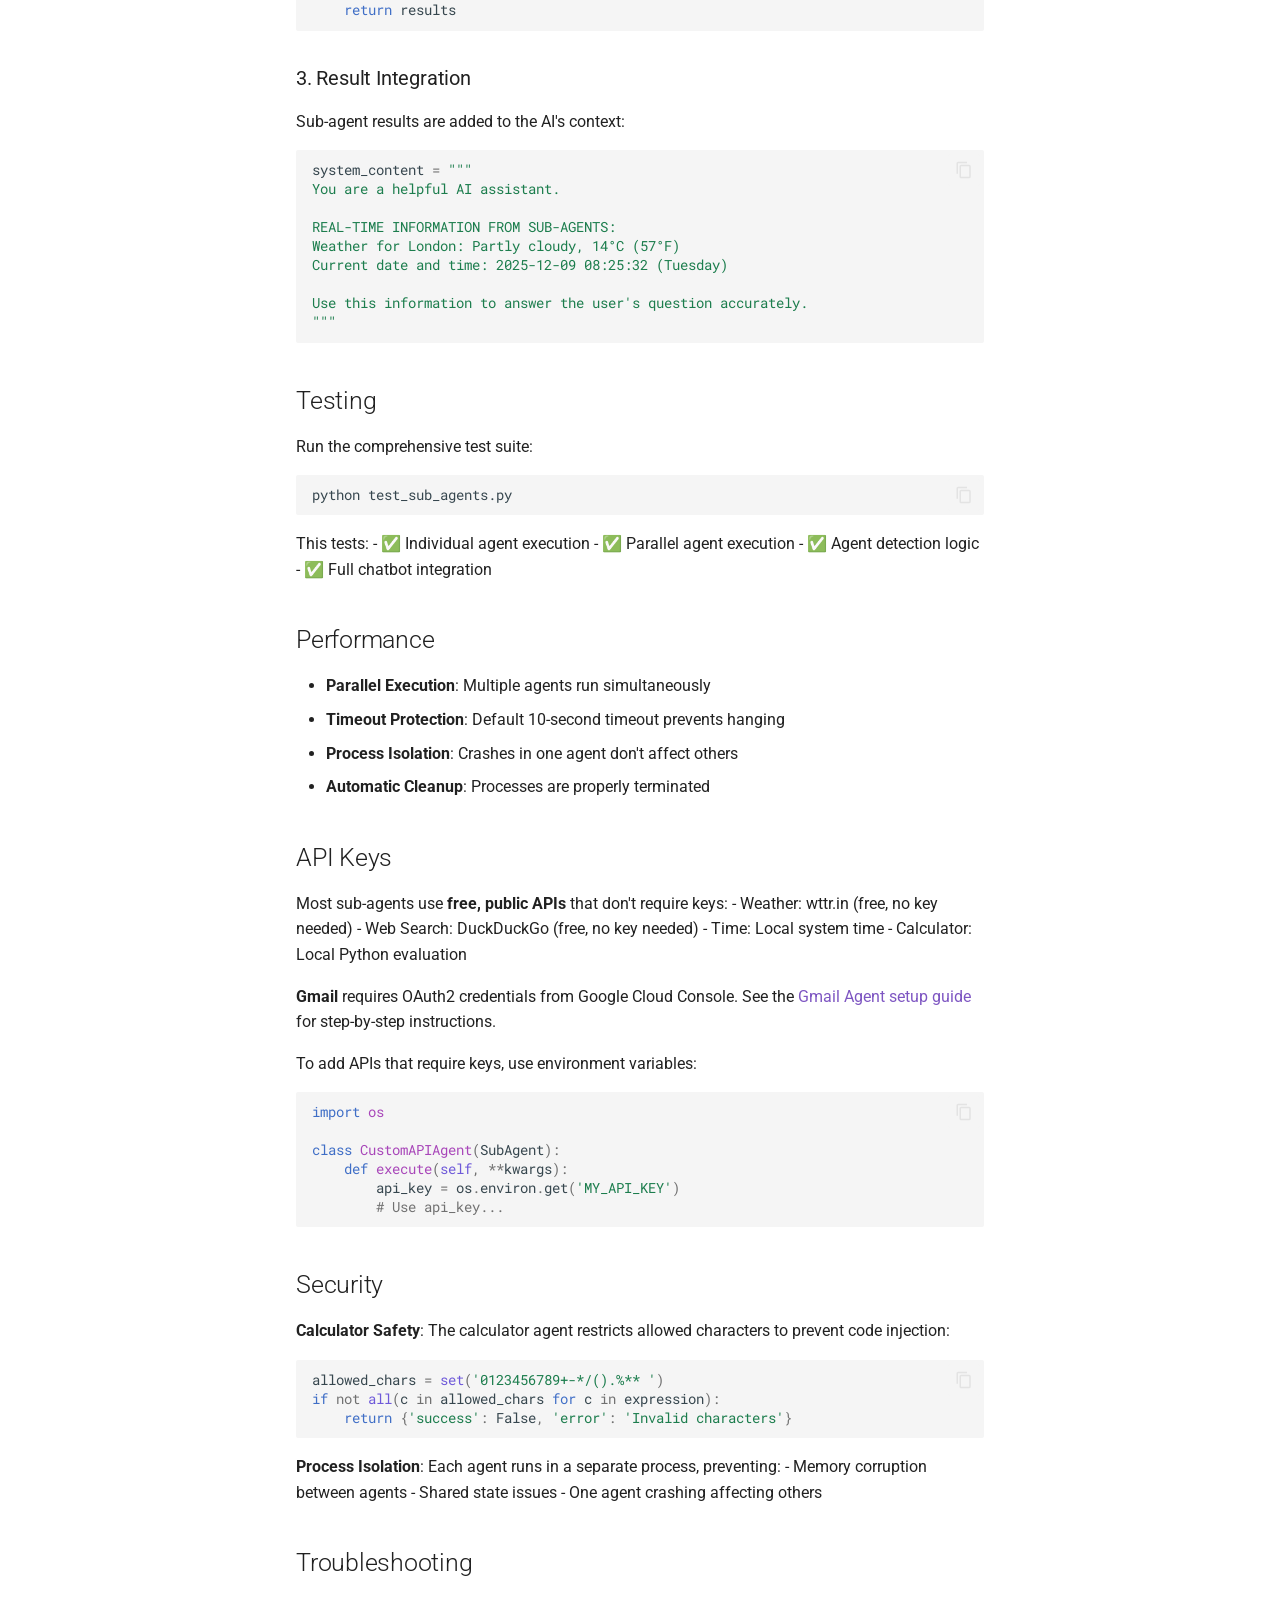
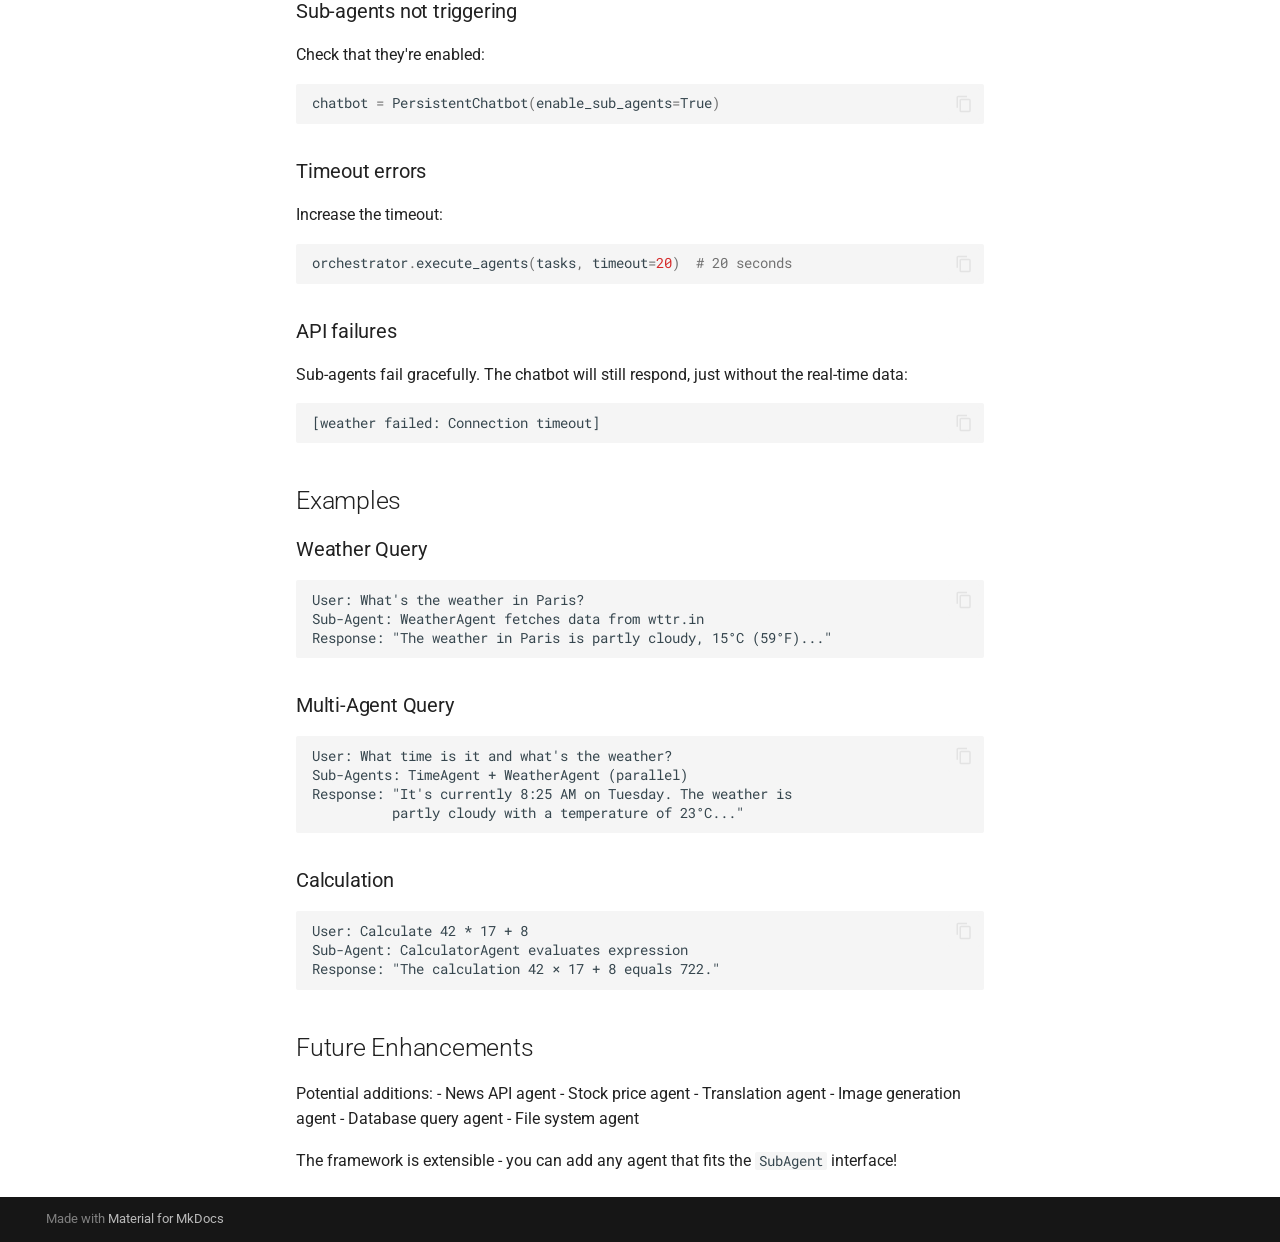
<file: SUB_AGENTS/index.html>
<!doctype html>
<html lang="en" class="no-js">
  <head>
    
      <meta charset="utf-8">
      <meta name="viewport" content="width=device-width,initial-scale=1">
      
        <meta name="description" content="A persistent AI chatbot powered by Ollama with a sub-agent framework and web interface">
      
      
      
        <link rel="canonical" href="https://kjenney.github.io/chatbot/SUB_AGENTS/">
      
      
        <link rel="prev" href="../WEB_INTERFACE/">
      
      
        <link rel="next" href="../GMAIL_AGENT/">
      
      
        
      
      
      <link rel="icon" href="../assets/images/favicon.png">
      <meta name="generator" content="mkdocs-1.6.1, mkdocs-material-9.7.6">
    
    
      
        <title>Overview - AI Chatbot with Memory</title>
      
    
    
      <link rel="stylesheet" href="../assets/stylesheets/main.484c7ddc.min.css">
      
        
        <link rel="stylesheet" href="../assets/stylesheets/palette.ab4e12ef.min.css">
      
      


    
    
      
    
    
      
        
        
        <link rel="preconnect" href="https://fonts.gstatic.com" crossorigin>
        <link rel="stylesheet" href="https://fonts.googleapis.com/css?family=Roboto:300,300i,400,400i,700,700i%7CRoboto+Mono:400,400i,700,700i&display=fallback">
        <style>:root{--md-text-font:"Roboto";--md-code-font:"Roboto Mono"}</style>
      
    
    
    <script>__md_scope=new URL("..",location),__md_hash=e=>[...e].reduce(((e,_)=>(e<<5)-e+_.charCodeAt(0)),0),__md_get=(e,_=localStorage,t=__md_scope)=>JSON.parse(_.getItem(t.pathname+"."+e)),__md_set=(e,_,t=localStorage,a=__md_scope)=>{try{t.setItem(a.pathname+"."+e,JSON.stringify(_))}catch(e){}}</script>
    
      

    
    
  </head>
  
  
    
    
      
    
    
    
    
    <body dir="ltr" data-md-color-scheme="default" data-md-color-primary="deep-purple" data-md-color-accent="purple">
  
    
    <input class="md-toggle" data-md-toggle="drawer" type="checkbox" id="__drawer" autocomplete="off">
    <input class="md-toggle" data-md-toggle="search" type="checkbox" id="__search" autocomplete="off">
    <label class="md-overlay" for="__drawer"></label>
    <div data-md-component="skip">
      
        
        <a href="#sub-agent-framework-documentation" class="md-skip">
          Skip to content
        </a>
      
    </div>
    <div data-md-component="announce">
      
    </div>
    
    
      

<header class="md-header" data-md-component="header">
  <nav class="md-header__inner md-grid" aria-label="Header">
    <a href=".." title="AI Chatbot with Memory" class="md-header__button md-logo" aria-label="AI Chatbot with Memory" data-md-component="logo">
      
  
  <svg xmlns="http://www.w3.org/2000/svg" viewBox="0 0 24 24"><path d="M12 8a3 3 0 0 0 3-3 3 3 0 0 0-3-3 3 3 0 0 0-3 3 3 3 0 0 0 3 3m0 3.54C9.64 9.35 6.5 8 3 8v11c3.5 0 6.64 1.35 9 3.54 2.36-2.19 5.5-3.54 9-3.54V8c-3.5 0-6.64 1.35-9 3.54"/></svg>

    </a>
    <label class="md-header__button md-icon" for="__drawer">
      
      <svg xmlns="http://www.w3.org/2000/svg" viewBox="0 0 24 24"><path d="M3 6h18v2H3zm0 5h18v2H3zm0 5h18v2H3z"/></svg>
    </label>
    <div class="md-header__title" data-md-component="header-title">
      <div class="md-header__ellipsis">
        <div class="md-header__topic">
          <span class="md-ellipsis">
            AI Chatbot with Memory
          </span>
        </div>
        <div class="md-header__topic" data-md-component="header-topic">
          <span class="md-ellipsis">
            
              Overview
            
          </span>
        </div>
      </div>
    </div>
    
      
        <form class="md-header__option" data-md-component="palette">
  
    
    
    
    <input class="md-option" data-md-color-media="" data-md-color-scheme="default" data-md-color-primary="deep-purple" data-md-color-accent="purple"  aria-label="Switch to dark mode"  type="radio" name="__palette" id="__palette_0">
    
      <label class="md-header__button md-icon" title="Switch to dark mode" for="__palette_1" hidden>
        <svg xmlns="http://www.w3.org/2000/svg" viewBox="0 0 24 24"><path d="M12 8a4 4 0 0 0-4 4 4 4 0 0 0 4 4 4 4 0 0 0 4-4 4 4 0 0 0-4-4m0 10a6 6 0 0 1-6-6 6 6 0 0 1 6-6 6 6 0 0 1 6 6 6 6 0 0 1-6 6m8-9.31V4h-4.69L12 .69 8.69 4H4v4.69L.69 12 4 15.31V20h4.69L12 23.31 15.31 20H20v-4.69L23.31 12z"/></svg>
      </label>
    
  
    
    
    
    <input class="md-option" data-md-color-media="" data-md-color-scheme="slate" data-md-color-primary="deep-purple" data-md-color-accent="purple"  aria-label="Switch to light mode"  type="radio" name="__palette" id="__palette_1">
    
      <label class="md-header__button md-icon" title="Switch to light mode" for="__palette_0" hidden>
        <svg xmlns="http://www.w3.org/2000/svg" viewBox="0 0 24 24"><path d="M12 18c-.89 0-1.74-.2-2.5-.55C11.56 16.5 13 14.42 13 12s-1.44-4.5-3.5-5.45C10.26 6.2 11.11 6 12 6a6 6 0 0 1 6 6 6 6 0 0 1-6 6m8-9.31V4h-4.69L12 .69 8.69 4H4v4.69L.69 12 4 15.31V20h4.69L12 23.31 15.31 20H20v-4.69L23.31 12z"/></svg>
      </label>
    
  
</form>
      
    
    
      <script>var palette=__md_get("__palette");if(palette&&palette.color){if("(prefers-color-scheme)"===palette.color.media){var media=matchMedia("(prefers-color-scheme: light)"),input=document.querySelector(media.matches?"[data-md-color-media='(prefers-color-scheme: light)']":"[data-md-color-media='(prefers-color-scheme: dark)']");palette.color.media=input.getAttribute("data-md-color-media"),palette.color.scheme=input.getAttribute("data-md-color-scheme"),palette.color.primary=input.getAttribute("data-md-color-primary"),palette.color.accent=input.getAttribute("data-md-color-accent")}for(var[key,value]of Object.entries(palette.color))document.body.setAttribute("data-md-color-"+key,value)}</script>
    
    
    
      
      
        <label class="md-header__button md-icon" for="__search">
          
          <svg xmlns="http://www.w3.org/2000/svg" viewBox="0 0 24 24"><path d="M9.5 3A6.5 6.5 0 0 1 16 9.5c0 1.61-.59 3.09-1.56 4.23l.27.27h.79l5 5-1.5 1.5-5-5v-.79l-.27-.27A6.52 6.52 0 0 1 9.5 16 6.5 6.5 0 0 1 3 9.5 6.5 6.5 0 0 1 9.5 3m0 2C7 5 5 7 5 9.5S7 14 9.5 14 14 12 14 9.5 12 5 9.5 5"/></svg>
        </label>
        <div class="md-search" data-md-component="search" role="dialog">
  <label class="md-search__overlay" for="__search"></label>
  <div class="md-search__inner" role="search">
    <form class="md-search__form" name="search">
      <input type="text" class="md-search__input" name="query" aria-label="Search" placeholder="Search" autocapitalize="off" autocorrect="off" autocomplete="off" spellcheck="false" data-md-component="search-query" required>
      <label class="md-search__icon md-icon" for="__search">
        
        <svg xmlns="http://www.w3.org/2000/svg" viewBox="0 0 24 24"><path d="M9.5 3A6.5 6.5 0 0 1 16 9.5c0 1.61-.59 3.09-1.56 4.23l.27.27h.79l5 5-1.5 1.5-5-5v-.79l-.27-.27A6.52 6.52 0 0 1 9.5 16 6.5 6.5 0 0 1 3 9.5 6.5 6.5 0 0 1 9.5 3m0 2C7 5 5 7 5 9.5S7 14 9.5 14 14 12 14 9.5 12 5 9.5 5"/></svg>
        
        <svg xmlns="http://www.w3.org/2000/svg" viewBox="0 0 24 24"><path d="M20 11v2H8l5.5 5.5-1.42 1.42L4.16 12l7.92-7.92L13.5 5.5 8 11z"/></svg>
      </label>
      <nav class="md-search__options" aria-label="Search">
        
        <button type="reset" class="md-search__icon md-icon" title="Clear" aria-label="Clear" tabindex="-1">
          
          <svg xmlns="http://www.w3.org/2000/svg" viewBox="0 0 24 24"><path d="M19 6.41 17.59 5 12 10.59 6.41 5 5 6.41 10.59 12 5 17.59 6.41 19 12 13.41 17.59 19 19 17.59 13.41 12z"/></svg>
        </button>
      </nav>
      
        <div class="md-search__suggest" data-md-component="search-suggest"></div>
      
    </form>
    <div class="md-search__output">
      <div class="md-search__scrollwrap" tabindex="0" data-md-scrollfix>
        <div class="md-search-result" data-md-component="search-result">
          <div class="md-search-result__meta">
            Initializing search
          </div>
          <ol class="md-search-result__list" role="presentation"></ol>
        </div>
      </div>
    </div>
  </div>
</div>
      
    
    
      <div class="md-header__source">
        <a href="https://github.com/kjenney/chatbot" title="Go to repository" class="md-source" data-md-component="source">
  <div class="md-source__icon md-icon">
    
    <svg xmlns="http://www.w3.org/2000/svg" viewBox="0 0 448 512"><!--! Font Awesome Free 7.1.0 by @fontawesome - https://fontawesome.com License - https://fontawesome.com/license/free (Icons: CC BY 4.0, Fonts: SIL OFL 1.1, Code: MIT License) Copyright 2025 Fonticons, Inc.--><path d="M439.6 236.1 244 40.5c-5.4-5.5-12.8-8.5-20.4-8.5s-15 3-20.4 8.4L162.5 81l51.5 51.5c27.1-9.1 52.7 16.8 43.4 43.7l49.7 49.7c34.2-11.8 61.2 31 35.5 56.7-26.5 26.5-70.2-2.9-56-37.3L240.3 199v121.9c25.3 12.5 22.3 41.8 9.1 55-6.4 6.4-15.2 10.1-24.3 10.1s-17.8-3.6-24.3-10.1c-17.6-17.6-11.1-46.9 11.2-56v-123c-20.8-8.5-24.6-30.7-18.6-45L142.6 101 8.5 235.1C3 240.6 0 247.9 0 255.5s3 15 8.5 20.4l195.6 195.7c5.4 5.4 12.7 8.4 20.4 8.4s15-3 20.4-8.4l194.7-194.7c5.4-5.4 8.4-12.8 8.4-20.4s-3-15-8.4-20.4"/></svg>
  </div>
  <div class="md-source__repository">
    kjenney/chatbot
  </div>
</a>
      </div>
    
  </nav>
  
</header>
    
    <div class="md-container" data-md-component="container">
      
      
        
          
            
<nav class="md-tabs" aria-label="Tabs" data-md-component="tabs">
  <div class="md-grid">
    <ul class="md-tabs__list">
      
        
  
  
  
  
    <li class="md-tabs__item">
      <a href=".." class="md-tabs__link">
        
  
  
    
  
  Home

      </a>
    </li>
  

      
        
  
  
  
  
    <li class="md-tabs__item">
      <a href="../QUICKSTART/" class="md-tabs__link">
        
  
  
    
  
  Quick Start

      </a>
    </li>
  

      
        
  
  
  
  
    <li class="md-tabs__item">
      <a href="../WEB_INTERFACE/" class="md-tabs__link">
        
  
  
    
  
  Web Interface

      </a>
    </li>
  

      
        
  
  
  
    
  
  
    
    
      <li class="md-tabs__item md-tabs__item--active">
        <a href="./" class="md-tabs__link">
          
  
  
  Sub-Agents

        </a>
      </li>
    
  

      
        
  
  
  
  
    <li class="md-tabs__item">
      <a href="../BENCHMARKING/" class="md-tabs__link">
        
  
  
    
  
  Benchmarking

      </a>
    </li>
  

      
        
  
  
  
  
    <li class="md-tabs__item">
      <a href="../PLUGIN_GUIDE/" class="md-tabs__link">
        
  
  
    
  
  Plugin Guide

      </a>
    </li>
  

      
        
  
  
  
  
    <li class="md-tabs__item">
      <a href="../reference/" class="md-tabs__link">
        
  
  
    
  
  Reference

      </a>
    </li>
  

      
    </ul>
  </div>
</nav>
          
        
      
      <main class="md-main" data-md-component="main">
        <div class="md-main__inner md-grid">
          
            
              
              <div class="md-sidebar md-sidebar--primary" data-md-component="sidebar" data-md-type="navigation" >
                <div class="md-sidebar__scrollwrap">
                  <div class="md-sidebar__inner">
                    


  


<nav class="md-nav md-nav--primary md-nav--lifted" aria-label="Navigation" data-md-level="0">
  <label class="md-nav__title" for="__drawer">
    <a href=".." title="AI Chatbot with Memory" class="md-nav__button md-logo" aria-label="AI Chatbot with Memory" data-md-component="logo">
      
  
  <svg xmlns="http://www.w3.org/2000/svg" viewBox="0 0 24 24"><path d="M12 8a3 3 0 0 0 3-3 3 3 0 0 0-3-3 3 3 0 0 0-3 3 3 3 0 0 0 3 3m0 3.54C9.64 9.35 6.5 8 3 8v11c3.5 0 6.64 1.35 9 3.54 2.36-2.19 5.5-3.54 9-3.54V8c-3.5 0-6.64 1.35-9 3.54"/></svg>

    </a>
    AI Chatbot with Memory
  </label>
  
    <div class="md-nav__source">
      <a href="https://github.com/kjenney/chatbot" title="Go to repository" class="md-source" data-md-component="source">
  <div class="md-source__icon md-icon">
    
    <svg xmlns="http://www.w3.org/2000/svg" viewBox="0 0 448 512"><!--! Font Awesome Free 7.1.0 by @fontawesome - https://fontawesome.com License - https://fontawesome.com/license/free (Icons: CC BY 4.0, Fonts: SIL OFL 1.1, Code: MIT License) Copyright 2025 Fonticons, Inc.--><path d="M439.6 236.1 244 40.5c-5.4-5.5-12.8-8.5-20.4-8.5s-15 3-20.4 8.4L162.5 81l51.5 51.5c27.1-9.1 52.7 16.8 43.4 43.7l49.7 49.7c34.2-11.8 61.2 31 35.5 56.7-26.5 26.5-70.2-2.9-56-37.3L240.3 199v121.9c25.3 12.5 22.3 41.8 9.1 55-6.4 6.4-15.2 10.1-24.3 10.1s-17.8-3.6-24.3-10.1c-17.6-17.6-11.1-46.9 11.2-56v-123c-20.8-8.5-24.6-30.7-18.6-45L142.6 101 8.5 235.1C3 240.6 0 247.9 0 255.5s3 15 8.5 20.4l195.6 195.7c5.4 5.4 12.7 8.4 20.4 8.4s15-3 20.4-8.4l194.7-194.7c5.4-5.4 8.4-12.8 8.4-20.4s-3-15-8.4-20.4"/></svg>
  </div>
  <div class="md-source__repository">
    kjenney/chatbot
  </div>
</a>
    </div>
  
  <ul class="md-nav__list" data-md-scrollfix>
    
      
      
  
  
  
  
    <li class="md-nav__item">
      <a href=".." class="md-nav__link">
        
  
  
  <span class="md-ellipsis">
    
  
    Home
  

    
  </span>
  
  

      </a>
    </li>
  

    
      
      
  
  
  
  
    <li class="md-nav__item">
      <a href="../QUICKSTART/" class="md-nav__link">
        
  
  
  <span class="md-ellipsis">
    
  
    Quick Start
  

    
  </span>
  
  

      </a>
    </li>
  

    
      
      
  
  
  
  
    <li class="md-nav__item">
      <a href="../WEB_INTERFACE/" class="md-nav__link">
        
  
  
  <span class="md-ellipsis">
    
  
    Web Interface
  

    
  </span>
  
  

      </a>
    </li>
  

    
      
      
  
  
    
  
  
  
    
    
    
    
      
        
        
      
      
        
      
    
    
    <li class="md-nav__item md-nav__item--active md-nav__item--section md-nav__item--nested">
      
        
        
        <input class="md-nav__toggle md-toggle " type="checkbox" id="__nav_4" checked>
        
          
          <label class="md-nav__link" for="__nav_4" id="__nav_4_label" tabindex="">
            
  
  
  <span class="md-ellipsis">
    
  
    Sub-Agents
  

    
  </span>
  
  

            <span class="md-nav__icon md-icon"></span>
          </label>
        
        <nav class="md-nav" data-md-level="1" aria-labelledby="__nav_4_label" aria-expanded="true">
          <label class="md-nav__title" for="__nav_4">
            <span class="md-nav__icon md-icon"></span>
            
  
    Sub-Agents
  

          </label>
          <ul class="md-nav__list" data-md-scrollfix>
            
              
                
  
  
    
  
  
  
    <li class="md-nav__item md-nav__item--active">
      
      <input class="md-nav__toggle md-toggle" type="checkbox" id="__toc">
      
      
        
      
      
        <label class="md-nav__link md-nav__link--active" for="__toc">
          
  
  
  <span class="md-ellipsis">
    
  
    Overview
  

    
  </span>
  
  

          <span class="md-nav__icon md-icon"></span>
        </label>
      
      <a href="./" class="md-nav__link md-nav__link--active">
        
  
  
  <span class="md-ellipsis">
    
  
    Overview
  

    
  </span>
  
  

      </a>
      
        

<nav class="md-nav md-nav--secondary" aria-label="Table of contents">
  
  
  
    
  
  
    <label class="md-nav__title" for="__toc">
      <span class="md-nav__icon md-icon"></span>
      Table of contents
    </label>
    <ul class="md-nav__list" data-md-component="toc" data-md-scrollfix>
      
        <li class="md-nav__item">
  <a href="#overview" class="md-nav__link">
    <span class="md-ellipsis">
      
        Overview
      
    </span>
  </a>
  
</li>
      
        <li class="md-nav__item">
  <a href="#features" class="md-nav__link">
    <span class="md-ellipsis">
      
        Features
      
    </span>
  </a>
  
    <nav class="md-nav" aria-label="Features">
      <ul class="md-nav__list">
        
          <li class="md-nav__item">
  <a href="#automatic-tool-detection" class="md-nav__link">
    <span class="md-ellipsis">
      
        ✨ Automatic Tool Detection
      
    </span>
  </a>
  
</li>
        
          <li class="md-nav__item">
  <a href="#parallel-execution" class="md-nav__link">
    <span class="md-ellipsis">
      
        🚀 Parallel Execution
      
    </span>
  </a>
  
</li>
        
          <li class="md-nav__item">
  <a href="#available-sub-agents" class="md-nav__link">
    <span class="md-ellipsis">
      
        🔌 Available Sub-Agents
      
    </span>
  </a>
  
</li>
        
      </ul>
    </nav>
  
</li>
      
        <li class="md-nav__item">
  <a href="#architecture" class="md-nav__link">
    <span class="md-ellipsis">
      
        Architecture
      
    </span>
  </a>
  
</li>
      
        <li class="md-nav__item">
  <a href="#usage" class="md-nav__link">
    <span class="md-ellipsis">
      
        Usage
      
    </span>
  </a>
  
    <nav class="md-nav" aria-label="Usage">
      <ul class="md-nav__list">
        
          <li class="md-nav__item">
  <a href="#automatic-default" class="md-nav__link">
    <span class="md-ellipsis">
      
        Automatic (Default)
      
    </span>
  </a>
  
</li>
        
          <li class="md-nav__item">
  <a href="#programmatic-usage" class="md-nav__link">
    <span class="md-ellipsis">
      
        Programmatic Usage
      
    </span>
  </a>
  
</li>
        
          <li class="md-nav__item">
  <a href="#direct-sub-agent-execution" class="md-nav__link">
    <span class="md-ellipsis">
      
        Direct Sub-Agent Execution
      
    </span>
  </a>
  
</li>
        
      </ul>
    </nav>
  
</li>
      
        <li class="md-nav__item">
  <a href="#creating-custom-sub-agents" class="md-nav__link">
    <span class="md-ellipsis">
      
        Creating Custom Sub-Agents
      
    </span>
  </a>
  
</li>
      
        <li class="md-nav__item">
  <a href="#how-it-works" class="md-nav__link">
    <span class="md-ellipsis">
      
        How It Works
      
    </span>
  </a>
  
    <nav class="md-nav" aria-label="How It Works">
      <ul class="md-nav__list">
        
          <li class="md-nav__item">
  <a href="#1-query-detection" class="md-nav__link">
    <span class="md-ellipsis">
      
        1. Query Detection
      
    </span>
  </a>
  
</li>
        
          <li class="md-nav__item">
  <a href="#2-parallel-execution" class="md-nav__link">
    <span class="md-ellipsis">
      
        2. Parallel Execution
      
    </span>
  </a>
  
</li>
        
          <li class="md-nav__item">
  <a href="#3-result-integration" class="md-nav__link">
    <span class="md-ellipsis">
      
        3. Result Integration
      
    </span>
  </a>
  
</li>
        
      </ul>
    </nav>
  
</li>
      
        <li class="md-nav__item">
  <a href="#testing" class="md-nav__link">
    <span class="md-ellipsis">
      
        Testing
      
    </span>
  </a>
  
</li>
      
        <li class="md-nav__item">
  <a href="#performance" class="md-nav__link">
    <span class="md-ellipsis">
      
        Performance
      
    </span>
  </a>
  
</li>
      
        <li class="md-nav__item">
  <a href="#api-keys" class="md-nav__link">
    <span class="md-ellipsis">
      
        API Keys
      
    </span>
  </a>
  
</li>
      
        <li class="md-nav__item">
  <a href="#security" class="md-nav__link">
    <span class="md-ellipsis">
      
        Security
      
    </span>
  </a>
  
</li>
      
        <li class="md-nav__item">
  <a href="#troubleshooting" class="md-nav__link">
    <span class="md-ellipsis">
      
        Troubleshooting
      
    </span>
  </a>
  
    <nav class="md-nav" aria-label="Troubleshooting">
      <ul class="md-nav__list">
        
          <li class="md-nav__item">
  <a href="#sub-agents-not-triggering" class="md-nav__link">
    <span class="md-ellipsis">
      
        Sub-agents not triggering
      
    </span>
  </a>
  
</li>
        
          <li class="md-nav__item">
  <a href="#timeout-errors" class="md-nav__link">
    <span class="md-ellipsis">
      
        Timeout errors
      
    </span>
  </a>
  
</li>
        
          <li class="md-nav__item">
  <a href="#api-failures" class="md-nav__link">
    <span class="md-ellipsis">
      
        API failures
      
    </span>
  </a>
  
</li>
        
      </ul>
    </nav>
  
</li>
      
        <li class="md-nav__item">
  <a href="#examples" class="md-nav__link">
    <span class="md-ellipsis">
      
        Examples
      
    </span>
  </a>
  
    <nav class="md-nav" aria-label="Examples">
      <ul class="md-nav__list">
        
          <li class="md-nav__item">
  <a href="#weather-query" class="md-nav__link">
    <span class="md-ellipsis">
      
        Weather Query
      
    </span>
  </a>
  
</li>
        
          <li class="md-nav__item">
  <a href="#multi-agent-query" class="md-nav__link">
    <span class="md-ellipsis">
      
        Multi-Agent Query
      
    </span>
  </a>
  
</li>
        
          <li class="md-nav__item">
  <a href="#calculation" class="md-nav__link">
    <span class="md-ellipsis">
      
        Calculation
      
    </span>
  </a>
  
</li>
        
      </ul>
    </nav>
  
</li>
      
        <li class="md-nav__item">
  <a href="#future-enhancements" class="md-nav__link">
    <span class="md-ellipsis">
      
        Future Enhancements
      
    </span>
  </a>
  
</li>
      
    </ul>
  
</nav>
      
    </li>
  

              
            
              
                
  
  
  
  
    <li class="md-nav__item">
      <a href="../GMAIL_AGENT/" class="md-nav__link">
        
  
  
  <span class="md-ellipsis">
    
  
    Gmail Agent
  

    
  </span>
  
  

      </a>
    </li>
  

              
            
          </ul>
        </nav>
      
    </li>
  

    
      
      
  
  
  
  
    <li class="md-nav__item">
      <a href="../BENCHMARKING/" class="md-nav__link">
        
  
  
  <span class="md-ellipsis">
    
  
    Benchmarking
  

    
  </span>
  
  

      </a>
    </li>
  

    
      
      
  
  
  
  
    <li class="md-nav__item">
      <a href="../PLUGIN_GUIDE/" class="md-nav__link">
        
  
  
  <span class="md-ellipsis">
    
  
    Plugin Guide
  

    
  </span>
  
  

      </a>
    </li>
  

    
      
      
  
  
  
  
    <li class="md-nav__item">
      <a href="../reference/" class="md-nav__link">
        
  
  
  <span class="md-ellipsis">
    
  
    Reference
  

    
  </span>
  
  

      </a>
    </li>
  

    
  </ul>
</nav>
                  </div>
                </div>
              </div>
            
            
              
              <div class="md-sidebar md-sidebar--secondary" data-md-component="sidebar" data-md-type="toc" >
                <div class="md-sidebar__scrollwrap">
                  <div class="md-sidebar__inner">
                    

<nav class="md-nav md-nav--secondary" aria-label="Table of contents">
  
  
  
    
  
  
    <label class="md-nav__title" for="__toc">
      <span class="md-nav__icon md-icon"></span>
      Table of contents
    </label>
    <ul class="md-nav__list" data-md-component="toc" data-md-scrollfix>
      
        <li class="md-nav__item">
  <a href="#overview" class="md-nav__link">
    <span class="md-ellipsis">
      
        Overview
      
    </span>
  </a>
  
</li>
      
        <li class="md-nav__item">
  <a href="#features" class="md-nav__link">
    <span class="md-ellipsis">
      
        Features
      
    </span>
  </a>
  
    <nav class="md-nav" aria-label="Features">
      <ul class="md-nav__list">
        
          <li class="md-nav__item">
  <a href="#automatic-tool-detection" class="md-nav__link">
    <span class="md-ellipsis">
      
        ✨ Automatic Tool Detection
      
    </span>
  </a>
  
</li>
        
          <li class="md-nav__item">
  <a href="#parallel-execution" class="md-nav__link">
    <span class="md-ellipsis">
      
        🚀 Parallel Execution
      
    </span>
  </a>
  
</li>
        
          <li class="md-nav__item">
  <a href="#available-sub-agents" class="md-nav__link">
    <span class="md-ellipsis">
      
        🔌 Available Sub-Agents
      
    </span>
  </a>
  
</li>
        
      </ul>
    </nav>
  
</li>
      
        <li class="md-nav__item">
  <a href="#architecture" class="md-nav__link">
    <span class="md-ellipsis">
      
        Architecture
      
    </span>
  </a>
  
</li>
      
        <li class="md-nav__item">
  <a href="#usage" class="md-nav__link">
    <span class="md-ellipsis">
      
        Usage
      
    </span>
  </a>
  
    <nav class="md-nav" aria-label="Usage">
      <ul class="md-nav__list">
        
          <li class="md-nav__item">
  <a href="#automatic-default" class="md-nav__link">
    <span class="md-ellipsis">
      
        Automatic (Default)
      
    </span>
  </a>
  
</li>
        
          <li class="md-nav__item">
  <a href="#programmatic-usage" class="md-nav__link">
    <span class="md-ellipsis">
      
        Programmatic Usage
      
    </span>
  </a>
  
</li>
        
          <li class="md-nav__item">
  <a href="#direct-sub-agent-execution" class="md-nav__link">
    <span class="md-ellipsis">
      
        Direct Sub-Agent Execution
      
    </span>
  </a>
  
</li>
        
      </ul>
    </nav>
  
</li>
      
        <li class="md-nav__item">
  <a href="#creating-custom-sub-agents" class="md-nav__link">
    <span class="md-ellipsis">
      
        Creating Custom Sub-Agents
      
    </span>
  </a>
  
</li>
      
        <li class="md-nav__item">
  <a href="#how-it-works" class="md-nav__link">
    <span class="md-ellipsis">
      
        How It Works
      
    </span>
  </a>
  
    <nav class="md-nav" aria-label="How It Works">
      <ul class="md-nav__list">
        
          <li class="md-nav__item">
  <a href="#1-query-detection" class="md-nav__link">
    <span class="md-ellipsis">
      
        1. Query Detection
      
    </span>
  </a>
  
</li>
        
          <li class="md-nav__item">
  <a href="#2-parallel-execution" class="md-nav__link">
    <span class="md-ellipsis">
      
        2. Parallel Execution
      
    </span>
  </a>
  
</li>
        
          <li class="md-nav__item">
  <a href="#3-result-integration" class="md-nav__link">
    <span class="md-ellipsis">
      
        3. Result Integration
      
    </span>
  </a>
  
</li>
        
      </ul>
    </nav>
  
</li>
      
        <li class="md-nav__item">
  <a href="#testing" class="md-nav__link">
    <span class="md-ellipsis">
      
        Testing
      
    </span>
  </a>
  
</li>
      
        <li class="md-nav__item">
  <a href="#performance" class="md-nav__link">
    <span class="md-ellipsis">
      
        Performance
      
    </span>
  </a>
  
</li>
      
        <li class="md-nav__item">
  <a href="#api-keys" class="md-nav__link">
    <span class="md-ellipsis">
      
        API Keys
      
    </span>
  </a>
  
</li>
      
        <li class="md-nav__item">
  <a href="#security" class="md-nav__link">
    <span class="md-ellipsis">
      
        Security
      
    </span>
  </a>
  
</li>
      
        <li class="md-nav__item">
  <a href="#troubleshooting" class="md-nav__link">
    <span class="md-ellipsis">
      
        Troubleshooting
      
    </span>
  </a>
  
    <nav class="md-nav" aria-label="Troubleshooting">
      <ul class="md-nav__list">
        
          <li class="md-nav__item">
  <a href="#sub-agents-not-triggering" class="md-nav__link">
    <span class="md-ellipsis">
      
        Sub-agents not triggering
      
    </span>
  </a>
  
</li>
        
          <li class="md-nav__item">
  <a href="#timeout-errors" class="md-nav__link">
    <span class="md-ellipsis">
      
        Timeout errors
      
    </span>
  </a>
  
</li>
        
          <li class="md-nav__item">
  <a href="#api-failures" class="md-nav__link">
    <span class="md-ellipsis">
      
        API failures
      
    </span>
  </a>
  
</li>
        
      </ul>
    </nav>
  
</li>
      
        <li class="md-nav__item">
  <a href="#examples" class="md-nav__link">
    <span class="md-ellipsis">
      
        Examples
      
    </span>
  </a>
  
    <nav class="md-nav" aria-label="Examples">
      <ul class="md-nav__list">
        
          <li class="md-nav__item">
  <a href="#weather-query" class="md-nav__link">
    <span class="md-ellipsis">
      
        Weather Query
      
    </span>
  </a>
  
</li>
        
          <li class="md-nav__item">
  <a href="#multi-agent-query" class="md-nav__link">
    <span class="md-ellipsis">
      
        Multi-Agent Query
      
    </span>
  </a>
  
</li>
        
          <li class="md-nav__item">
  <a href="#calculation" class="md-nav__link">
    <span class="md-ellipsis">
      
        Calculation
      
    </span>
  </a>
  
</li>
        
      </ul>
    </nav>
  
</li>
      
        <li class="md-nav__item">
  <a href="#future-enhancements" class="md-nav__link">
    <span class="md-ellipsis">
      
        Future Enhancements
      
    </span>
  </a>
  
</li>
      
    </ul>
  
</nav>
                  </div>
                </div>
              </div>
            
          
          
            <div class="md-content" data-md-component="content">
              
              <article class="md-content__inner md-typeset">
                
                  


  
  


<h1 id="sub-agent-framework-documentation">Sub-Agent Framework Documentation<a class="headerlink" href="#sub-agent-framework-documentation" title="Permanent link">&para;</a></h1>
<h2 id="overview">Overview<a class="headerlink" href="#overview" title="Permanent link">&para;</a></h2>
<p>The chatbot now includes a powerful sub-agent framework that allows it to <strong>spawn separate processes</strong> to query APIs and collect real-time information. This gives the chatbot capabilities beyond just conversation history - it can now fetch live data from the internet and perform calculations.</p>
<h2 id="features">Features<a class="headerlink" href="#features" title="Permanent link">&para;</a></h2>
<h3 id="automatic-tool-detection">✨ Automatic Tool Detection<a class="headerlink" href="#automatic-tool-detection" title="Permanent link">&para;</a></h3>
<p>The chatbot automatically detects when you need real-time information and spawns the appropriate sub-agents:</p>
<p><strong>Weather Queries</strong>
- "What's the weather like?"
- "Is it going to rain today?"
- "What's the temperature in London?"</p>
<p><strong>Time/Date Queries</strong>
- "What time is it?"
- "What day is today?"
- "What's the current date?"</p>
<p><strong>Calculations</strong>
- "Calculate 42 * 17 + 8"
- "What is 100 / 5?"
- "Compute 2 ** 10"</p>
<p><strong>Web Searches</strong>
- "Search for machine learning"
- "Tell me about Python programming"
- "Who is Alan Turing?"</p>
<p><strong>Gmail / Email</strong>
- "Check my email"
- "Summarize my unread emails"
- "What's in my inbox?"</p>
<h3 id="parallel-execution">🚀 Parallel Execution<a class="headerlink" href="#parallel-execution" title="Permanent link">&para;</a></h3>
<p>Sub-agents run in <strong>separate processes</strong> for:
- Fast parallel execution
- No blocking of the main chatbot
- Process isolation for safety
- Automatic timeout handling (10 seconds default)</p>
<h3 id="available-sub-agents">🔌 Available Sub-Agents<a class="headerlink" href="#available-sub-agents" title="Permanent link">&para;</a></h3>
<ol>
<li><strong>WeatherAgent</strong> - Fetches current weather data using wttr.in API</li>
<li><strong>TimeAgent</strong> - Gets current date/time information</li>
<li><strong>CalculatorAgent</strong> - Performs mathematical calculations safely</li>
<li><strong>WebSearchAgent</strong> - Searches the web using DuckDuckGo API</li>
<li><strong>GmailAgent</strong> - Fetches and summarizes emails from your Gmail inbox (requires OAuth2 setup — see <a href="../GMAIL_AGENT/">Gmail Agent</a>)</li>
</ol>
<h2 id="architecture">Architecture<a class="headerlink" href="#architecture" title="Permanent link">&para;</a></h2>
<div class="highlight"><pre><span></span><code><a id="__codelineno-0-1" name="__codelineno-0-1" href="#__codelineno-0-1"></a>┌─────────────────┐
<a id="__codelineno-0-2" name="__codelineno-0-2" href="#__codelineno-0-2"></a>│   User Query    │
<a id="__codelineno-0-3" name="__codelineno-0-3" href="#__codelineno-0-3"></a>└────────┬────────┘
<a id="__codelineno-0-4" name="__codelineno-0-4" href="#__codelineno-0-4"></a>         │
<a id="__codelineno-0-5" name="__codelineno-0-5" href="#__codelineno-0-5"></a>         ▼
<a id="__codelineno-0-6" name="__codelineno-0-6" href="#__codelineno-0-6"></a>┌─────────────────┐
<a id="__codelineno-0-7" name="__codelineno-0-7" href="#__codelineno-0-7"></a>│   Chatbot       │
<a id="__codelineno-0-8" name="__codelineno-0-8" href="#__codelineno-0-8"></a>│  (Main Process) │
<a id="__codelineno-0-9" name="__codelineno-0-9" href="#__codelineno-0-9"></a>└────────┬────────┘
<a id="__codelineno-0-10" name="__codelineno-0-10" href="#__codelineno-0-10"></a>         │
<a id="__codelineno-0-11" name="__codelineno-0-11" href="#__codelineno-0-11"></a>         ├──&gt; Detects: Weather query
<a id="__codelineno-0-12" name="__codelineno-0-12" href="#__codelineno-0-12"></a>         ├──&gt; Detects: Calculation
<a id="__codelineno-0-13" name="__codelineno-0-13" href="#__codelineno-0-13"></a>         └──&gt; Detects: Time query
<a id="__codelineno-0-14" name="__codelineno-0-14" href="#__codelineno-0-14"></a>         │
<a id="__codelineno-0-15" name="__codelineno-0-15" href="#__codelineno-0-15"></a>         ▼
<a id="__codelineno-0-16" name="__codelineno-0-16" href="#__codelineno-0-16"></a>┌─────────────────┐
<a id="__codelineno-0-17" name="__codelineno-0-17" href="#__codelineno-0-17"></a>│ AgentOrchestrator│
<a id="__codelineno-0-18" name="__codelineno-0-18" href="#__codelineno-0-18"></a>└────────┬────────┘
<a id="__codelineno-0-19" name="__codelineno-0-19" href="#__codelineno-0-19"></a>         │
<a id="__codelineno-0-20" name="__codelineno-0-20" href="#__codelineno-0-20"></a>    ┌────┴────────────────┐
<a id="__codelineno-0-21" name="__codelineno-0-21" href="#__codelineno-0-21"></a>    │                     │
<a id="__codelineno-0-22" name="__codelineno-0-22" href="#__codelineno-0-22"></a>    ▼                     ▼
<a id="__codelineno-0-23" name="__codelineno-0-23" href="#__codelineno-0-23"></a>┌─────────┐         ┌─────────┐
<a id="__codelineno-0-24" name="__codelineno-0-24" href="#__codelineno-0-24"></a>│ Weather │         │  Time   │  (Separate Processes)
<a id="__codelineno-0-25" name="__codelineno-0-25" href="#__codelineno-0-25"></a>│ Agent   │         │ Agent   │
<a id="__codelineno-0-26" name="__codelineno-0-26" href="#__codelineno-0-26"></a>└────┬────┘         └────┬────┘
<a id="__codelineno-0-27" name="__codelineno-0-27" href="#__codelineno-0-27"></a>     │                   │
<a id="__codelineno-0-28" name="__codelineno-0-28" href="#__codelineno-0-28"></a>     └─────────┬─────────┘
<a id="__codelineno-0-29" name="__codelineno-0-29" href="#__codelineno-0-29"></a>               │
<a id="__codelineno-0-30" name="__codelineno-0-30" href="#__codelineno-0-30"></a>               ▼
<a id="__codelineno-0-31" name="__codelineno-0-31" href="#__codelineno-0-31"></a>      ┌────────────────┐
<a id="__codelineno-0-32" name="__codelineno-0-32" href="#__codelineno-0-32"></a>      │  Results Queue │
<a id="__codelineno-0-33" name="__codelineno-0-33" href="#__codelineno-0-33"></a>      └────────┬───────┘
<a id="__codelineno-0-34" name="__codelineno-0-34" href="#__codelineno-0-34"></a>               │
<a id="__codelineno-0-35" name="__codelineno-0-35" href="#__codelineno-0-35"></a>               ▼
<a id="__codelineno-0-36" name="__codelineno-0-36" href="#__codelineno-0-36"></a>      ┌────────────────┐
<a id="__codelineno-0-37" name="__codelineno-0-37" href="#__codelineno-0-37"></a>      │  AI Response   │
<a id="__codelineno-0-38" name="__codelineno-0-38" href="#__codelineno-0-38"></a>      └────────────────┘
</code></pre></div>
<h2 id="usage">Usage<a class="headerlink" href="#usage" title="Permanent link">&para;</a></h2>
<h3 id="automatic-default">Automatic (Default)<a class="headerlink" href="#automatic-default" title="Permanent link">&para;</a></h3>
<p>Sub-agents are <strong>enabled by default</strong>. Just ask questions naturally:</p>
<div class="highlight"><pre><span></span><code><a id="__codelineno-1-1" name="__codelineno-1-1" href="#__codelineno-1-1"></a>python3<span class="w"> </span>src/web_app.py
</code></pre></div>
<div class="highlight"><pre><span></span><code><a id="__codelineno-2-1" name="__codelineno-2-1" href="#__codelineno-2-1"></a>You: What&#39;s the weather in Tokyo?
<a id="__codelineno-2-2" name="__codelineno-2-2" href="#__codelineno-2-2"></a>Bot: The weather in Tokyo is currently partly cloudy with a
<a id="__codelineno-2-3" name="__codelineno-2-3" href="#__codelineno-2-3"></a>     temperature of 18°C (64°F)...
<a id="__codelineno-2-4" name="__codelineno-2-4" href="#__codelineno-2-4"></a>
<a id="__codelineno-2-5" name="__codelineno-2-5" href="#__codelineno-2-5"></a>You: Calculate 156 * 23
<a id="__codelineno-2-6" name="__codelineno-2-6" href="#__codelineno-2-6"></a>Bot: The calculation 156 × 23 equals 3,588.
</code></pre></div>
<h3 id="programmatic-usage">Programmatic Usage<a class="headerlink" href="#programmatic-usage" title="Permanent link">&para;</a></h3>
<div class="highlight"><pre><span></span><code><a id="__codelineno-3-1" name="__codelineno-3-1" href="#__codelineno-3-1"></a><span class="kn">import</span><span class="w"> </span><span class="nn">sys</span><span class="p">;</span> <span class="n">sys</span><span class="o">.</span><span class="n">path</span><span class="o">.</span><span class="n">insert</span><span class="p">(</span><span class="mi">0</span><span class="p">,</span> <span class="s1">&#39;src&#39;</span><span class="p">)</span>
<a id="__codelineno-3-2" name="__codelineno-3-2" href="#__codelineno-3-2"></a><span class="kn">from</span><span class="w"> </span><span class="nn">chatbot_agent</span><span class="w"> </span><span class="kn">import</span> <span class="n">PersistentChatbot</span>
<a id="__codelineno-3-3" name="__codelineno-3-3" href="#__codelineno-3-3"></a>
<a id="__codelineno-3-4" name="__codelineno-3-4" href="#__codelineno-3-4"></a><span class="c1"># Enable sub-agents (default)</span>
<a id="__codelineno-3-5" name="__codelineno-3-5" href="#__codelineno-3-5"></a><span class="n">chatbot</span> <span class="o">=</span> <span class="n">PersistentChatbot</span><span class="p">(</span><span class="n">enable_sub_agents</span><span class="o">=</span><span class="kc">True</span><span class="p">)</span>
<a id="__codelineno-3-6" name="__codelineno-3-6" href="#__codelineno-3-6"></a><span class="n">chatbot</span><span class="o">.</span><span class="n">start_new_session</span><span class="p">(</span><span class="s2">&quot;Test&quot;</span><span class="p">)</span>
<a id="__codelineno-3-7" name="__codelineno-3-7" href="#__codelineno-3-7"></a>
<a id="__codelineno-3-8" name="__codelineno-3-8" href="#__codelineno-3-8"></a><span class="c1"># Automatic sub-agent execution</span>
<a id="__codelineno-3-9" name="__codelineno-3-9" href="#__codelineno-3-9"></a><span class="n">response</span> <span class="o">=</span> <span class="n">chatbot</span><span class="o">.</span><span class="n">respond</span><span class="p">(</span><span class="s2">&quot;What&#39;s the weather like?&quot;</span><span class="p">)</span>
<a id="__codelineno-3-10" name="__codelineno-3-10" href="#__codelineno-3-10"></a><span class="nb">print</span><span class="p">(</span><span class="n">response</span><span class="p">)</span>  <span class="c1"># Uses WeatherAgent automatically</span>
<a id="__codelineno-3-11" name="__codelineno-3-11" href="#__codelineno-3-11"></a>
<a id="__codelineno-3-12" name="__codelineno-3-12" href="#__codelineno-3-12"></a><span class="c1"># Disable sub-agents</span>
<a id="__codelineno-3-13" name="__codelineno-3-13" href="#__codelineno-3-13"></a><span class="n">chatbot_no_tools</span> <span class="o">=</span> <span class="n">PersistentChatbot</span><span class="p">(</span><span class="n">enable_sub_agents</span><span class="o">=</span><span class="kc">False</span><span class="p">)</span>
</code></pre></div>
<h3 id="direct-sub-agent-execution">Direct Sub-Agent Execution<a class="headerlink" href="#direct-sub-agent-execution" title="Permanent link">&para;</a></h3>
<div class="highlight"><pre><span></span><code><a id="__codelineno-4-1" name="__codelineno-4-1" href="#__codelineno-4-1"></a><span class="kn">from</span><span class="w"> </span><span class="nn">sub_agents</span><span class="w"> </span><span class="kn">import</span> <span class="n">execute_agent</span><span class="p">,</span> <span class="n">AgentOrchestrator</span>
<a id="__codelineno-4-2" name="__codelineno-4-2" href="#__codelineno-4-2"></a>
<a id="__codelineno-4-3" name="__codelineno-4-3" href="#__codelineno-4-3"></a><span class="c1"># Execute a single agent</span>
<a id="__codelineno-4-4" name="__codelineno-4-4" href="#__codelineno-4-4"></a><span class="n">result</span> <span class="o">=</span> <span class="n">execute_agent</span><span class="p">(</span><span class="s1">&#39;weather&#39;</span><span class="p">,</span> <span class="n">location</span><span class="o">=</span><span class="s1">&#39;Paris&#39;</span><span class="p">)</span>
<a id="__codelineno-4-5" name="__codelineno-4-5" href="#__codelineno-4-5"></a><span class="nb">print</span><span class="p">(</span><span class="n">result</span><span class="p">[</span><span class="s1">&#39;data&#39;</span><span class="p">])</span>
<a id="__codelineno-4-6" name="__codelineno-4-6" href="#__codelineno-4-6"></a>
<a id="__codelineno-4-7" name="__codelineno-4-7" href="#__codelineno-4-7"></a><span class="c1"># Execute multiple agents in parallel</span>
<a id="__codelineno-4-8" name="__codelineno-4-8" href="#__codelineno-4-8"></a><span class="n">orchestrator</span> <span class="o">=</span> <span class="n">AgentOrchestrator</span><span class="p">()</span>
<a id="__codelineno-4-9" name="__codelineno-4-9" href="#__codelineno-4-9"></a><span class="n">results</span> <span class="o">=</span> <span class="n">orchestrator</span><span class="o">.</span><span class="n">execute_agents</span><span class="p">([</span>
<a id="__codelineno-4-10" name="__codelineno-4-10" href="#__codelineno-4-10"></a>    <span class="p">{</span><span class="s1">&#39;agent&#39;</span><span class="p">:</span> <span class="s1">&#39;weather&#39;</span><span class="p">,</span> <span class="s1">&#39;params&#39;</span><span class="p">:</span> <span class="p">{</span><span class="s1">&#39;location&#39;</span><span class="p">:</span> <span class="s1">&#39;Tokyo&#39;</span><span class="p">}},</span>
<a id="__codelineno-4-11" name="__codelineno-4-11" href="#__codelineno-4-11"></a>    <span class="p">{</span><span class="s1">&#39;agent&#39;</span><span class="p">:</span> <span class="s1">&#39;time&#39;</span><span class="p">,</span> <span class="s1">&#39;params&#39;</span><span class="p">:</span> <span class="p">{}},</span>
<a id="__codelineno-4-12" name="__codelineno-4-12" href="#__codelineno-4-12"></a>    <span class="p">{</span><span class="s1">&#39;agent&#39;</span><span class="p">:</span> <span class="s1">&#39;calculator&#39;</span><span class="p">,</span> <span class="s1">&#39;params&#39;</span><span class="p">:</span> <span class="p">{</span><span class="s1">&#39;expression&#39;</span><span class="p">:</span> <span class="s1">&#39;100 / 5&#39;</span><span class="p">}}</span>
<a id="__codelineno-4-13" name="__codelineno-4-13" href="#__codelineno-4-13"></a><span class="p">],</span> <span class="n">timeout</span><span class="o">=</span><span class="mi">10</span><span class="p">)</span>
</code></pre></div>
<h2 id="creating-custom-sub-agents">Creating Custom Sub-Agents<a class="headerlink" href="#creating-custom-sub-agents" title="Permanent link">&para;</a></h2>
<p>You can easily create your own sub-agents:</p>
<div class="highlight"><pre><span></span><code><a id="__codelineno-5-1" name="__codelineno-5-1" href="#__codelineno-5-1"></a><span class="kn">from</span><span class="w"> </span><span class="nn">sub_agents</span><span class="w"> </span><span class="kn">import</span> <span class="n">SubAgent</span>
<a id="__codelineno-5-2" name="__codelineno-5-2" href="#__codelineno-5-2"></a><span class="kn">from</span><span class="w"> </span><span class="nn">typing</span><span class="w"> </span><span class="kn">import</span> <span class="n">Dict</span><span class="p">,</span> <span class="n">Any</span>
<a id="__codelineno-5-3" name="__codelineno-5-3" href="#__codelineno-5-3"></a>
<a id="__codelineno-5-4" name="__codelineno-5-4" href="#__codelineno-5-4"></a><span class="k">class</span><span class="w"> </span><span class="nc">CustomAgent</span><span class="p">(</span><span class="n">SubAgent</span><span class="p">):</span>
<a id="__codelineno-5-5" name="__codelineno-5-5" href="#__codelineno-5-5"></a>    <span class="k">def</span><span class="w"> </span><span class="fm">__init__</span><span class="p">(</span><span class="bp">self</span><span class="p">):</span>
<a id="__codelineno-5-6" name="__codelineno-5-6" href="#__codelineno-5-6"></a>        <span class="nb">super</span><span class="p">()</span><span class="o">.</span><span class="fm">__init__</span><span class="p">(</span>
<a id="__codelineno-5-7" name="__codelineno-5-7" href="#__codelineno-5-7"></a>            <span class="n">name</span><span class="o">=</span><span class="s2">&quot;custom&quot;</span><span class="p">,</span>
<a id="__codelineno-5-8" name="__codelineno-5-8" href="#__codelineno-5-8"></a>            <span class="n">description</span><span class="o">=</span><span class="s2">&quot;My custom agent&quot;</span>
<a id="__codelineno-5-9" name="__codelineno-5-9" href="#__codelineno-5-9"></a>        <span class="p">)</span>
<a id="__codelineno-5-10" name="__codelineno-5-10" href="#__codelineno-5-10"></a>
<a id="__codelineno-5-11" name="__codelineno-5-11" href="#__codelineno-5-11"></a>    <span class="k">def</span><span class="w"> </span><span class="nf">execute</span><span class="p">(</span><span class="bp">self</span><span class="p">,</span> <span class="o">**</span><span class="n">kwargs</span><span class="p">)</span> <span class="o">-&gt;</span> <span class="n">Dict</span><span class="p">[</span><span class="nb">str</span><span class="p">,</span> <span class="n">Any</span><span class="p">]:</span>
<a id="__codelineno-5-12" name="__codelineno-5-12" href="#__codelineno-5-12"></a><span class="w">        </span><span class="sd">&quot;&quot;&quot;Your custom logic here&quot;&quot;&quot;</span>
<a id="__codelineno-5-13" name="__codelineno-5-13" href="#__codelineno-5-13"></a>        <span class="k">try</span><span class="p">:</span>
<a id="__codelineno-5-14" name="__codelineno-5-14" href="#__codelineno-5-14"></a>            <span class="c1"># Fetch data, call APIs, etc.</span>
<a id="__codelineno-5-15" name="__codelineno-5-15" href="#__codelineno-5-15"></a>            <span class="n">result</span> <span class="o">=</span> <span class="n">do_something</span><span class="p">()</span>
<a id="__codelineno-5-16" name="__codelineno-5-16" href="#__codelineno-5-16"></a>
<a id="__codelineno-5-17" name="__codelineno-5-17" href="#__codelineno-5-17"></a>            <span class="k">return</span> <span class="p">{</span>
<a id="__codelineno-5-18" name="__codelineno-5-18" href="#__codelineno-5-18"></a>                <span class="s1">&#39;success&#39;</span><span class="p">:</span> <span class="kc">True</span><span class="p">,</span>
<a id="__codelineno-5-19" name="__codelineno-5-19" href="#__codelineno-5-19"></a>                <span class="s1">&#39;data&#39;</span><span class="p">:</span> <span class="n">result</span>
<a id="__codelineno-5-20" name="__codelineno-5-20" href="#__codelineno-5-20"></a>            <span class="p">}</span>
<a id="__codelineno-5-21" name="__codelineno-5-21" href="#__codelineno-5-21"></a>        <span class="k">except</span> <span class="ne">Exception</span> <span class="k">as</span> <span class="n">e</span><span class="p">:</span>
<a id="__codelineno-5-22" name="__codelineno-5-22" href="#__codelineno-5-22"></a>            <span class="k">return</span> <span class="p">{</span>
<a id="__codelineno-5-23" name="__codelineno-5-23" href="#__codelineno-5-23"></a>                <span class="s1">&#39;success&#39;</span><span class="p">:</span> <span class="kc">False</span><span class="p">,</span>
<a id="__codelineno-5-24" name="__codelineno-5-24" href="#__codelineno-5-24"></a>                <span class="s1">&#39;error&#39;</span><span class="p">:</span> <span class="nb">str</span><span class="p">(</span><span class="n">e</span><span class="p">)</span>
<a id="__codelineno-5-25" name="__codelineno-5-25" href="#__codelineno-5-25"></a>            <span class="p">}</span>
<a id="__codelineno-5-26" name="__codelineno-5-26" href="#__codelineno-5-26"></a>
<a id="__codelineno-5-27" name="__codelineno-5-27" href="#__codelineno-5-27"></a><span class="c1"># Register your agent</span>
<a id="__codelineno-5-28" name="__codelineno-5-28" href="#__codelineno-5-28"></a><span class="kn">from</span><span class="w"> </span><span class="nn">sub_agents</span><span class="w"> </span><span class="kn">import</span> <span class="n">AgentOrchestrator</span>
<a id="__codelineno-5-29" name="__codelineno-5-29" href="#__codelineno-5-29"></a>
<a id="__codelineno-5-30" name="__codelineno-5-30" href="#__codelineno-5-30"></a><span class="n">orchestrator</span> <span class="o">=</span> <span class="n">AgentOrchestrator</span><span class="p">()</span>
<a id="__codelineno-5-31" name="__codelineno-5-31" href="#__codelineno-5-31"></a><span class="n">orchestrator</span><span class="o">.</span><span class="n">agents</span><span class="p">[</span><span class="s1">&#39;custom&#39;</span><span class="p">]</span> <span class="o">=</span> <span class="n">CustomAgent</span><span class="p">()</span>
</code></pre></div>
<h2 id="how-it-works">How It Works<a class="headerlink" href="#how-it-works" title="Permanent link">&para;</a></h2>
<h3 id="1-query-detection">1. Query Detection<a class="headerlink" href="#1-query-detection" title="Permanent link">&para;</a></h3>
<p>When you send a message, the chatbot analyzes it for keywords:</p>
<div class="highlight"><pre><span></span><code><a id="__codelineno-6-1" name="__codelineno-6-1" href="#__codelineno-6-1"></a><span class="c1"># chatbot_agent.py</span>
<a id="__codelineno-6-2" name="__codelineno-6-2" href="#__codelineno-6-2"></a><span class="k">def</span><span class="w"> </span><span class="nf">_execute_sub_agents_if_needed</span><span class="p">(</span><span class="bp">self</span><span class="p">,</span> <span class="n">user_input</span><span class="p">:</span> <span class="nb">str</span><span class="p">)</span> <span class="o">-&gt;</span> <span class="nb">str</span><span class="p">:</span>
<a id="__codelineno-6-3" name="__codelineno-6-3" href="#__codelineno-6-3"></a>    <span class="c1"># Detect weather keywords</span>
<a id="__codelineno-6-4" name="__codelineno-6-4" href="#__codelineno-6-4"></a>    <span class="k">if</span> <span class="s1">&#39;weather&#39;</span> <span class="ow">in</span> <span class="n">user_input</span><span class="o">.</span><span class="n">lower</span><span class="p">():</span>
<a id="__codelineno-6-5" name="__codelineno-6-5" href="#__codelineno-6-5"></a>        <span class="n">agent_tasks</span><span class="o">.</span><span class="n">append</span><span class="p">({</span><span class="s1">&#39;agent&#39;</span><span class="p">:</span> <span class="s1">&#39;weather&#39;</span><span class="p">,</span> <span class="s1">&#39;params&#39;</span><span class="p">:</span> <span class="p">{</span><span class="o">...</span><span class="p">}})</span>
<a id="__codelineno-6-6" name="__codelineno-6-6" href="#__codelineno-6-6"></a>
<a id="__codelineno-6-7" name="__codelineno-6-7" href="#__codelineno-6-7"></a>    <span class="c1"># Detect time keywords</span>
<a id="__codelineno-6-8" name="__codelineno-6-8" href="#__codelineno-6-8"></a>    <span class="k">if</span> <span class="s1">&#39;time&#39;</span> <span class="ow">in</span> <span class="n">user_input</span><span class="o">.</span><span class="n">lower</span><span class="p">():</span>
<a id="__codelineno-6-9" name="__codelineno-6-9" href="#__codelineno-6-9"></a>        <span class="n">agent_tasks</span><span class="o">.</span><span class="n">append</span><span class="p">({</span><span class="s1">&#39;agent&#39;</span><span class="p">:</span> <span class="s1">&#39;time&#39;</span><span class="p">,</span> <span class="s1">&#39;params&#39;</span><span class="p">:</span> <span class="p">{}})</span>
<a id="__codelineno-6-10" name="__codelineno-6-10" href="#__codelineno-6-10"></a>
<a id="__codelineno-6-11" name="__codelineno-6-11" href="#__codelineno-6-11"></a>    <span class="c1"># Execute agents in parallel</span>
<a id="__codelineno-6-12" name="__codelineno-6-12" href="#__codelineno-6-12"></a>    <span class="n">results</span> <span class="o">=</span> <span class="bp">self</span><span class="o">.</span><span class="n">orchestrator</span><span class="o">.</span><span class="n">execute_agents</span><span class="p">(</span><span class="n">agent_tasks</span><span class="p">)</span>
</code></pre></div>
<h3 id="2-parallel-execution">2. Parallel Execution<a class="headerlink" href="#2-parallel-execution" title="Permanent link">&para;</a></h3>
<p>Each sub-agent runs in its own process:</p>
<div class="highlight"><pre><span></span><code><a id="__codelineno-7-1" name="__codelineno-7-1" href="#__codelineno-7-1"></a><span class="c1"># sub_agents.py</span>
<a id="__codelineno-7-2" name="__codelineno-7-2" href="#__codelineno-7-2"></a><span class="k">def</span><span class="w"> </span><span class="nf">execute_agents</span><span class="p">(</span><span class="bp">self</span><span class="p">,</span> <span class="n">agent_tasks</span><span class="p">:</span> <span class="n">List</span><span class="p">[</span><span class="n">Dict</span><span class="p">])</span> <span class="o">-&gt;</span> <span class="n">List</span><span class="p">[</span><span class="n">Dict</span><span class="p">]:</span>
<a id="__codelineno-7-3" name="__codelineno-7-3" href="#__codelineno-7-3"></a>    <span class="n">processes</span> <span class="o">=</span> <span class="p">[]</span>
<a id="__codelineno-7-4" name="__codelineno-7-4" href="#__codelineno-7-4"></a>    <span class="n">result_queue</span> <span class="o">=</span> <span class="n">Queue</span><span class="p">()</span>
<a id="__codelineno-7-5" name="__codelineno-7-5" href="#__codelineno-7-5"></a>
<a id="__codelineno-7-6" name="__codelineno-7-6" href="#__codelineno-7-6"></a>    <span class="k">for</span> <span class="n">task</span> <span class="ow">in</span> <span class="n">agent_tasks</span><span class="p">:</span>
<a id="__codelineno-7-7" name="__codelineno-7-7" href="#__codelineno-7-7"></a>        <span class="n">process</span> <span class="o">=</span> <span class="n">Process</span><span class="p">(</span>
<a id="__codelineno-7-8" name="__codelineno-7-8" href="#__codelineno-7-8"></a>            <span class="n">target</span><span class="o">=</span><span class="n">agent</span><span class="o">.</span><span class="n">run_in_process</span><span class="p">,</span>
<a id="__codelineno-7-9" name="__codelineno-7-9" href="#__codelineno-7-9"></a>            <span class="n">args</span><span class="o">=</span><span class="p">(</span><span class="n">result_queue</span><span class="p">,),</span>
<a id="__codelineno-7-10" name="__codelineno-7-10" href="#__codelineno-7-10"></a>            <span class="n">kwargs</span><span class="o">=</span><span class="n">params</span>
<a id="__codelineno-7-11" name="__codelineno-7-11" href="#__codelineno-7-11"></a>        <span class="p">)</span>
<a id="__codelineno-7-12" name="__codelineno-7-12" href="#__codelineno-7-12"></a>        <span class="n">process</span><span class="o">.</span><span class="n">start</span><span class="p">()</span>
<a id="__codelineno-7-13" name="__codelineno-7-13" href="#__codelineno-7-13"></a>        <span class="n">processes</span><span class="o">.</span><span class="n">append</span><span class="p">(</span><span class="n">process</span><span class="p">)</span>
<a id="__codelineno-7-14" name="__codelineno-7-14" href="#__codelineno-7-14"></a>
<a id="__codelineno-7-15" name="__codelineno-7-15" href="#__codelineno-7-15"></a>    <span class="c1"># Collect results with timeout</span>
<a id="__codelineno-7-16" name="__codelineno-7-16" href="#__codelineno-7-16"></a>    <span class="n">results</span> <span class="o">=</span> <span class="p">[]</span>
<a id="__codelineno-7-17" name="__codelineno-7-17" href="#__codelineno-7-17"></a>    <span class="k">for</span> <span class="n">_</span> <span class="ow">in</span> <span class="n">processes</span><span class="p">:</span>
<a id="__codelineno-7-18" name="__codelineno-7-18" href="#__codelineno-7-18"></a>        <span class="n">result</span> <span class="o">=</span> <span class="n">result_queue</span><span class="o">.</span><span class="n">get</span><span class="p">(</span><span class="n">timeout</span><span class="o">=</span><span class="mi">10</span><span class="p">)</span>
<a id="__codelineno-7-19" name="__codelineno-7-19" href="#__codelineno-7-19"></a>        <span class="n">results</span><span class="o">.</span><span class="n">append</span><span class="p">(</span><span class="n">result</span><span class="p">)</span>
<a id="__codelineno-7-20" name="__codelineno-7-20" href="#__codelineno-7-20"></a>
<a id="__codelineno-7-21" name="__codelineno-7-21" href="#__codelineno-7-21"></a>    <span class="k">return</span> <span class="n">results</span>
</code></pre></div>
<h3 id="3-result-integration">3. Result Integration<a class="headerlink" href="#3-result-integration" title="Permanent link">&para;</a></h3>
<p>Sub-agent results are added to the AI's context:</p>
<div class="highlight"><pre><span></span><code><a id="__codelineno-8-1" name="__codelineno-8-1" href="#__codelineno-8-1"></a><span class="n">system_content</span> <span class="o">=</span> <span class="s2">&quot;&quot;&quot;</span>
<a id="__codelineno-8-2" name="__codelineno-8-2" href="#__codelineno-8-2"></a><span class="s2">You are a helpful AI assistant.</span>
<a id="__codelineno-8-3" name="__codelineno-8-3" href="#__codelineno-8-3"></a>
<a id="__codelineno-8-4" name="__codelineno-8-4" href="#__codelineno-8-4"></a><span class="s2">REAL-TIME INFORMATION FROM SUB-AGENTS:</span>
<a id="__codelineno-8-5" name="__codelineno-8-5" href="#__codelineno-8-5"></a><span class="s2">Weather for London: Partly cloudy, 14°C (57°F)</span>
<a id="__codelineno-8-6" name="__codelineno-8-6" href="#__codelineno-8-6"></a><span class="s2">Current date and time: 2025-12-09 08:25:32 (Tuesday)</span>
<a id="__codelineno-8-7" name="__codelineno-8-7" href="#__codelineno-8-7"></a>
<a id="__codelineno-8-8" name="__codelineno-8-8" href="#__codelineno-8-8"></a><span class="s2">Use this information to answer the user&#39;s question accurately.</span>
<a id="__codelineno-8-9" name="__codelineno-8-9" href="#__codelineno-8-9"></a><span class="s2">&quot;&quot;&quot;</span>
</code></pre></div>
<h2 id="testing">Testing<a class="headerlink" href="#testing" title="Permanent link">&para;</a></h2>
<p>Run the comprehensive test suite:</p>
<div class="highlight"><pre><span></span><code><a id="__codelineno-9-1" name="__codelineno-9-1" href="#__codelineno-9-1"></a>python<span class="w"> </span>test_sub_agents.py
</code></pre></div>
<p>This tests:
- ✅ Individual agent execution
- ✅ Parallel agent execution
- ✅ Agent detection logic
- ✅ Full chatbot integration</p>
<h2 id="performance">Performance<a class="headerlink" href="#performance" title="Permanent link">&para;</a></h2>
<ul>
<li><strong>Parallel Execution</strong>: Multiple agents run simultaneously</li>
<li><strong>Timeout Protection</strong>: Default 10-second timeout prevents hanging</li>
<li><strong>Process Isolation</strong>: Crashes in one agent don't affect others</li>
<li><strong>Automatic Cleanup</strong>: Processes are properly terminated</li>
</ul>
<h2 id="api-keys">API Keys<a class="headerlink" href="#api-keys" title="Permanent link">&para;</a></h2>
<p>Most sub-agents use <strong>free, public APIs</strong> that don't require keys:
- Weather: wttr.in (free, no key needed)
- Web Search: DuckDuckGo (free, no key needed)
- Time: Local system time
- Calculator: Local Python evaluation</p>
<p><strong>Gmail</strong> requires OAuth2 credentials from Google Cloud Console. See the <a href="../GMAIL_AGENT/">Gmail Agent setup guide</a> for step-by-step instructions.</p>
<p>To add APIs that require keys, use environment variables:</p>
<div class="highlight"><pre><span></span><code><a id="__codelineno-10-1" name="__codelineno-10-1" href="#__codelineno-10-1"></a><span class="kn">import</span><span class="w"> </span><span class="nn">os</span>
<a id="__codelineno-10-2" name="__codelineno-10-2" href="#__codelineno-10-2"></a>
<a id="__codelineno-10-3" name="__codelineno-10-3" href="#__codelineno-10-3"></a><span class="k">class</span><span class="w"> </span><span class="nc">CustomAPIAgent</span><span class="p">(</span><span class="n">SubAgent</span><span class="p">):</span>
<a id="__codelineno-10-4" name="__codelineno-10-4" href="#__codelineno-10-4"></a>    <span class="k">def</span><span class="w"> </span><span class="nf">execute</span><span class="p">(</span><span class="bp">self</span><span class="p">,</span> <span class="o">**</span><span class="n">kwargs</span><span class="p">):</span>
<a id="__codelineno-10-5" name="__codelineno-10-5" href="#__codelineno-10-5"></a>        <span class="n">api_key</span> <span class="o">=</span> <span class="n">os</span><span class="o">.</span><span class="n">environ</span><span class="o">.</span><span class="n">get</span><span class="p">(</span><span class="s1">&#39;MY_API_KEY&#39;</span><span class="p">)</span>
<a id="__codelineno-10-6" name="__codelineno-10-6" href="#__codelineno-10-6"></a>        <span class="c1"># Use api_key...</span>
</code></pre></div>
<h2 id="security">Security<a class="headerlink" href="#security" title="Permanent link">&para;</a></h2>
<p><strong>Calculator Safety</strong>: The calculator agent restricts allowed characters to prevent code injection:
<div class="highlight"><pre><span></span><code><a id="__codelineno-11-1" name="__codelineno-11-1" href="#__codelineno-11-1"></a><span class="n">allowed_chars</span> <span class="o">=</span> <span class="nb">set</span><span class="p">(</span><span class="s1">&#39;0123456789+-*/().%** &#39;</span><span class="p">)</span>
<a id="__codelineno-11-2" name="__codelineno-11-2" href="#__codelineno-11-2"></a><span class="k">if</span> <span class="ow">not</span> <span class="nb">all</span><span class="p">(</span><span class="n">c</span> <span class="ow">in</span> <span class="n">allowed_chars</span> <span class="k">for</span> <span class="n">c</span> <span class="ow">in</span> <span class="n">expression</span><span class="p">):</span>
<a id="__codelineno-11-3" name="__codelineno-11-3" href="#__codelineno-11-3"></a>    <span class="k">return</span> <span class="p">{</span><span class="s1">&#39;success&#39;</span><span class="p">:</span> <span class="kc">False</span><span class="p">,</span> <span class="s1">&#39;error&#39;</span><span class="p">:</span> <span class="s1">&#39;Invalid characters&#39;</span><span class="p">}</span>
</code></pre></div></p>
<p><strong>Process Isolation</strong>: Each agent runs in a separate process, preventing:
- Memory corruption between agents
- Shared state issues
- One agent crashing affecting others</p>
<h2 id="troubleshooting">Troubleshooting<a class="headerlink" href="#troubleshooting" title="Permanent link">&para;</a></h2>
<h3 id="sub-agents-not-triggering">Sub-agents not triggering<a class="headerlink" href="#sub-agents-not-triggering" title="Permanent link">&para;</a></h3>
<p>Check that they're enabled:
<div class="highlight"><pre><span></span><code><a id="__codelineno-12-1" name="__codelineno-12-1" href="#__codelineno-12-1"></a><span class="n">chatbot</span> <span class="o">=</span> <span class="n">PersistentChatbot</span><span class="p">(</span><span class="n">enable_sub_agents</span><span class="o">=</span><span class="kc">True</span><span class="p">)</span>
</code></pre></div></p>
<h3 id="timeout-errors">Timeout errors<a class="headerlink" href="#timeout-errors" title="Permanent link">&para;</a></h3>
<p>Increase the timeout:
<div class="highlight"><pre><span></span><code><a id="__codelineno-13-1" name="__codelineno-13-1" href="#__codelineno-13-1"></a><span class="n">orchestrator</span><span class="o">.</span><span class="n">execute_agents</span><span class="p">(</span><span class="n">tasks</span><span class="p">,</span> <span class="n">timeout</span><span class="o">=</span><span class="mi">20</span><span class="p">)</span>  <span class="c1"># 20 seconds</span>
</code></pre></div></p>
<h3 id="api-failures">API failures<a class="headerlink" href="#api-failures" title="Permanent link">&para;</a></h3>
<p>Sub-agents fail gracefully. The chatbot will still respond, just without the real-time data:
<div class="highlight"><pre><span></span><code><a id="__codelineno-14-1" name="__codelineno-14-1" href="#__codelineno-14-1"></a>[weather failed: Connection timeout]
</code></pre></div></p>
<h2 id="examples">Examples<a class="headerlink" href="#examples" title="Permanent link">&para;</a></h2>
<h3 id="weather-query">Weather Query<a class="headerlink" href="#weather-query" title="Permanent link">&para;</a></h3>
<div class="highlight"><pre><span></span><code><a id="__codelineno-15-1" name="__codelineno-15-1" href="#__codelineno-15-1"></a>User: What&#39;s the weather in Paris?
<a id="__codelineno-15-2" name="__codelineno-15-2" href="#__codelineno-15-2"></a>Sub-Agent: WeatherAgent fetches data from wttr.in
<a id="__codelineno-15-3" name="__codelineno-15-3" href="#__codelineno-15-3"></a>Response: &quot;The weather in Paris is partly cloudy, 15°C (59°F)...&quot;
</code></pre></div>
<h3 id="multi-agent-query">Multi-Agent Query<a class="headerlink" href="#multi-agent-query" title="Permanent link">&para;</a></h3>
<div class="highlight"><pre><span></span><code><a id="__codelineno-16-1" name="__codelineno-16-1" href="#__codelineno-16-1"></a>User: What time is it and what&#39;s the weather?
<a id="__codelineno-16-2" name="__codelineno-16-2" href="#__codelineno-16-2"></a>Sub-Agents: TimeAgent + WeatherAgent (parallel)
<a id="__codelineno-16-3" name="__codelineno-16-3" href="#__codelineno-16-3"></a>Response: &quot;It&#39;s currently 8:25 AM on Tuesday. The weather is
<a id="__codelineno-16-4" name="__codelineno-16-4" href="#__codelineno-16-4"></a>          partly cloudy with a temperature of 23°C...&quot;
</code></pre></div>
<h3 id="calculation">Calculation<a class="headerlink" href="#calculation" title="Permanent link">&para;</a></h3>
<div class="highlight"><pre><span></span><code><a id="__codelineno-17-1" name="__codelineno-17-1" href="#__codelineno-17-1"></a>User: Calculate 42 * 17 + 8
<a id="__codelineno-17-2" name="__codelineno-17-2" href="#__codelineno-17-2"></a>Sub-Agent: CalculatorAgent evaluates expression
<a id="__codelineno-17-3" name="__codelineno-17-3" href="#__codelineno-17-3"></a>Response: &quot;The calculation 42 × 17 + 8 equals 722.&quot;
</code></pre></div>
<h2 id="future-enhancements">Future Enhancements<a class="headerlink" href="#future-enhancements" title="Permanent link">&para;</a></h2>
<p>Potential additions:
- News API agent
- Stock price agent
- Translation agent
- Image generation agent
- Database query agent
- File system agent</p>
<p>The framework is extensible - you can add any agent that fits the <code>SubAgent</code> interface!</p>












                
              </article>
            </div>
          
          
<script>var target=document.getElementById(location.hash.slice(1));target&&target.name&&(target.checked=target.name.startsWith("__tabbed_"))</script>
        </div>
        
          <button type="button" class="md-top md-icon" data-md-component="top" hidden>
  
  <svg xmlns="http://www.w3.org/2000/svg" viewBox="0 0 24 24"><path d="M13 20h-2V8l-5.5 5.5-1.42-1.42L12 4.16l7.92 7.92-1.42 1.42L13 8z"/></svg>
  Back to top
</button>
        
      </main>
      
        <footer class="md-footer">
  
  <div class="md-footer-meta md-typeset">
    <div class="md-footer-meta__inner md-grid">
      <div class="md-copyright">
  
  
    Made with
    <a href="https://squidfunk.github.io/mkdocs-material/" target="_blank" rel="noopener">
      Material for MkDocs
    </a>
  
</div>
      
    </div>
  </div>
</footer>
      
    </div>
    <div class="md-dialog" data-md-component="dialog">
      <div class="md-dialog__inner md-typeset"></div>
    </div>
    
    
    
      
      
      <script id="__config" type="application/json">{"annotate": null, "base": "..", "features": ["navigation.tabs", "navigation.sections", "navigation.top", "search.highlight", "search.suggest", "content.code.copy"], "search": "../assets/javascripts/workers/search.2c215733.min.js", "tags": null, "translations": {"clipboard.copied": "Copied to clipboard", "clipboard.copy": "Copy to clipboard", "search.result.more.one": "1 more on this page", "search.result.more.other": "# more on this page", "search.result.none": "No matching documents", "search.result.one": "1 matching document", "search.result.other": "# matching documents", "search.result.placeholder": "Type to start searching", "search.result.term.missing": "Missing", "select.version": "Select version"}, "version": null}</script>
    
    
      <script src="../assets/javascripts/bundle.79ae519e.min.js"></script>
      
    
  </body>
</html>
</file>
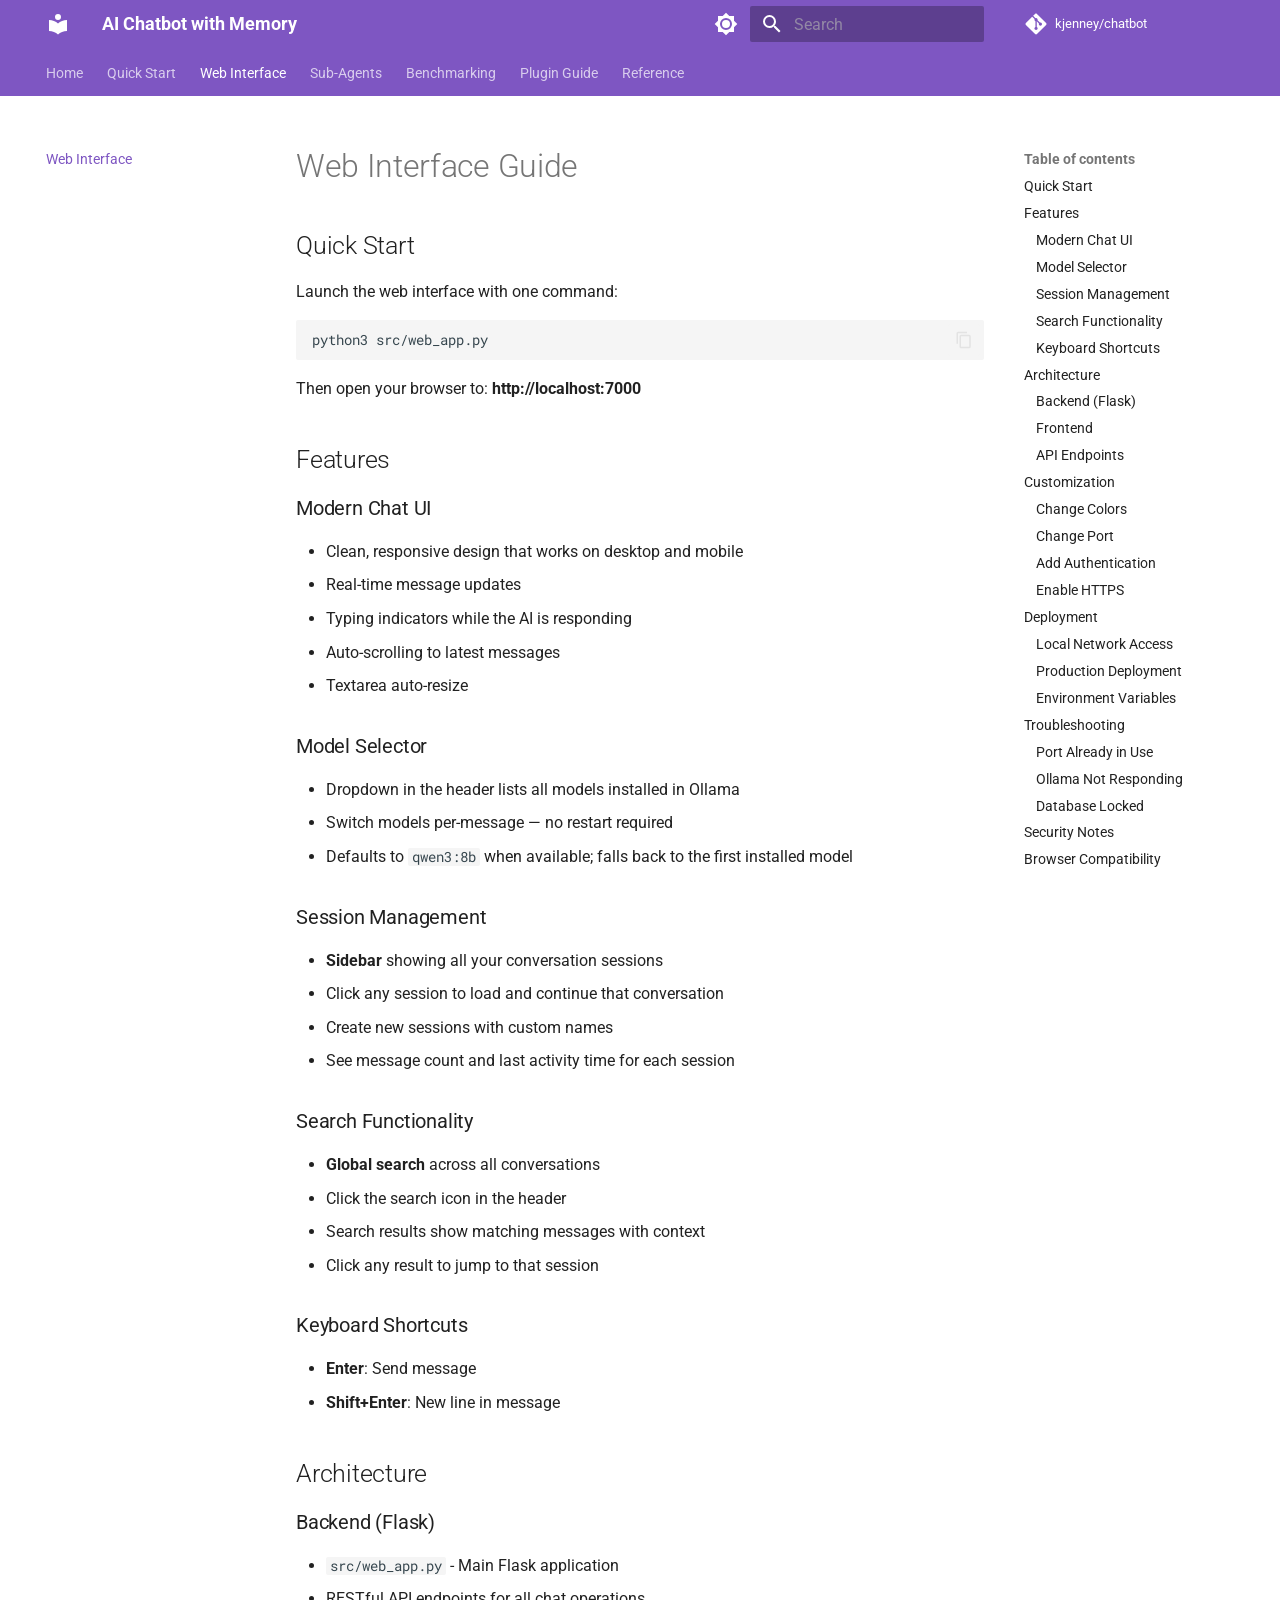
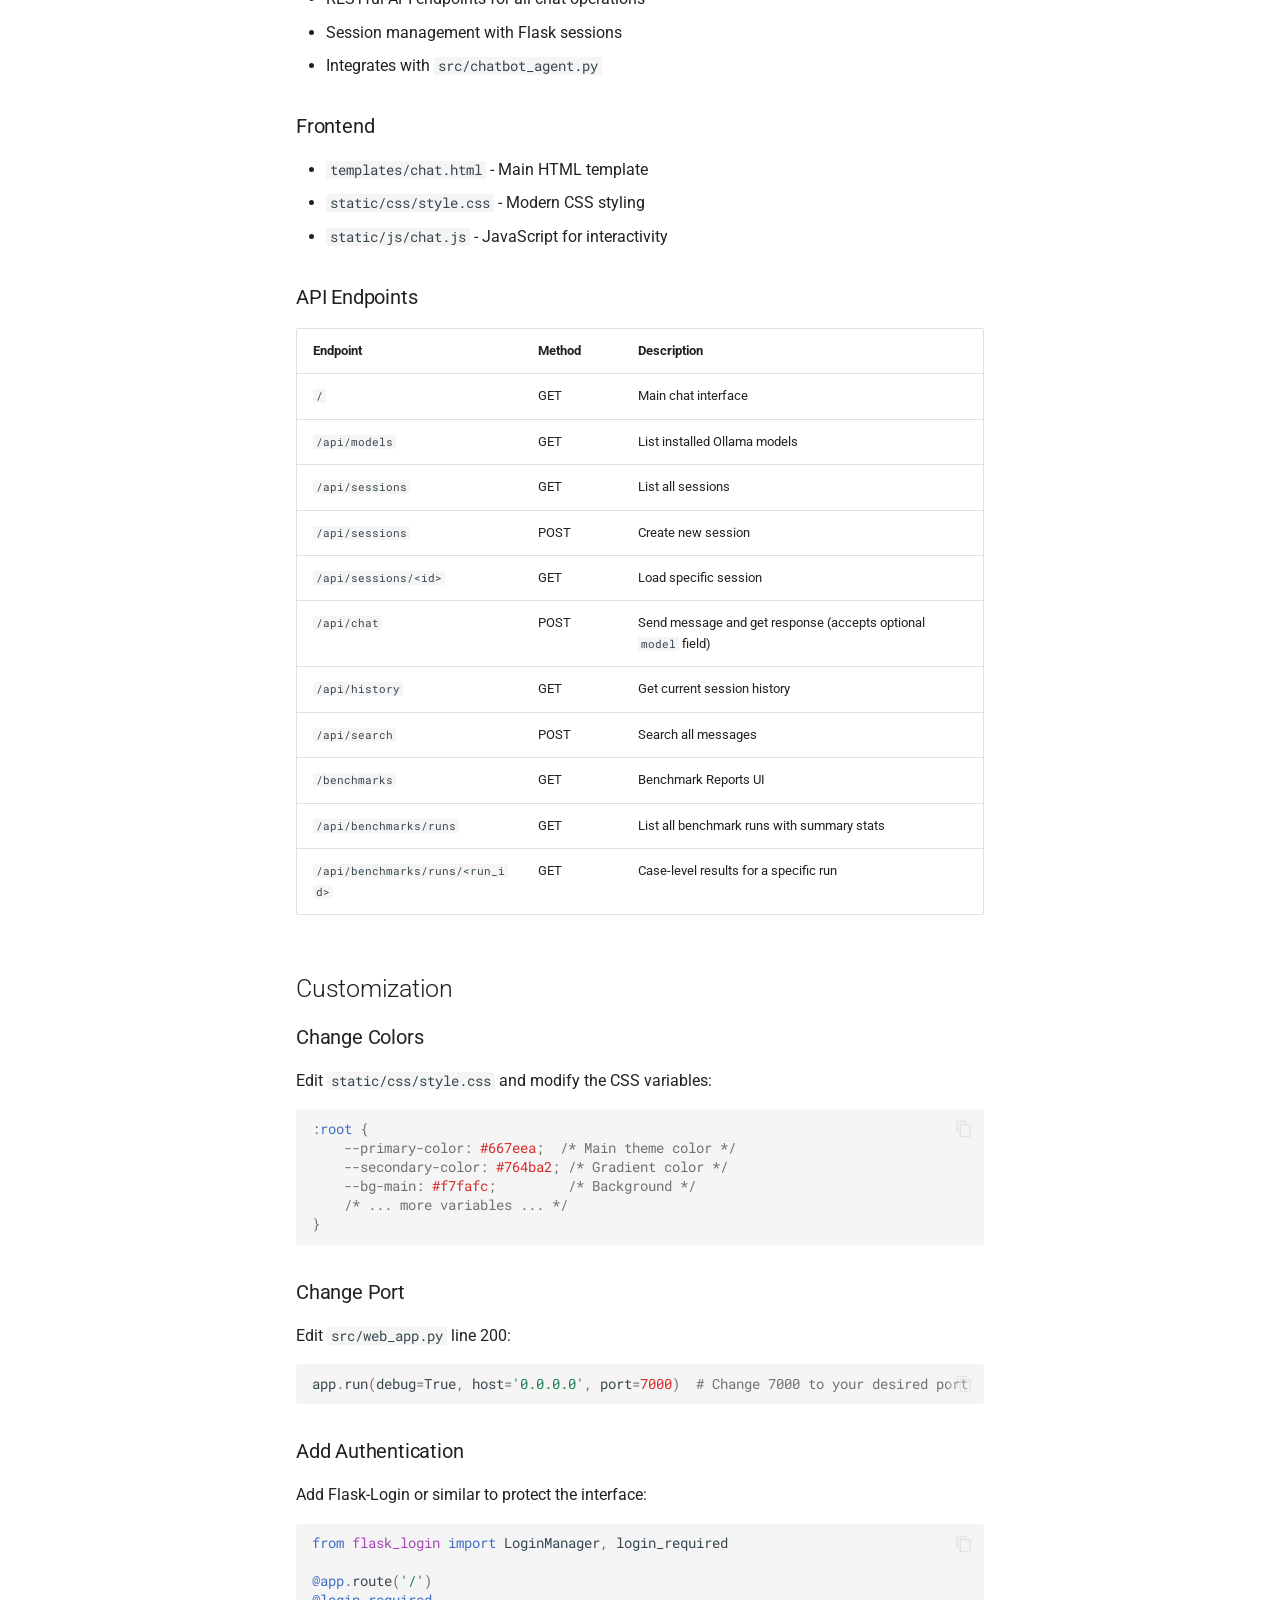
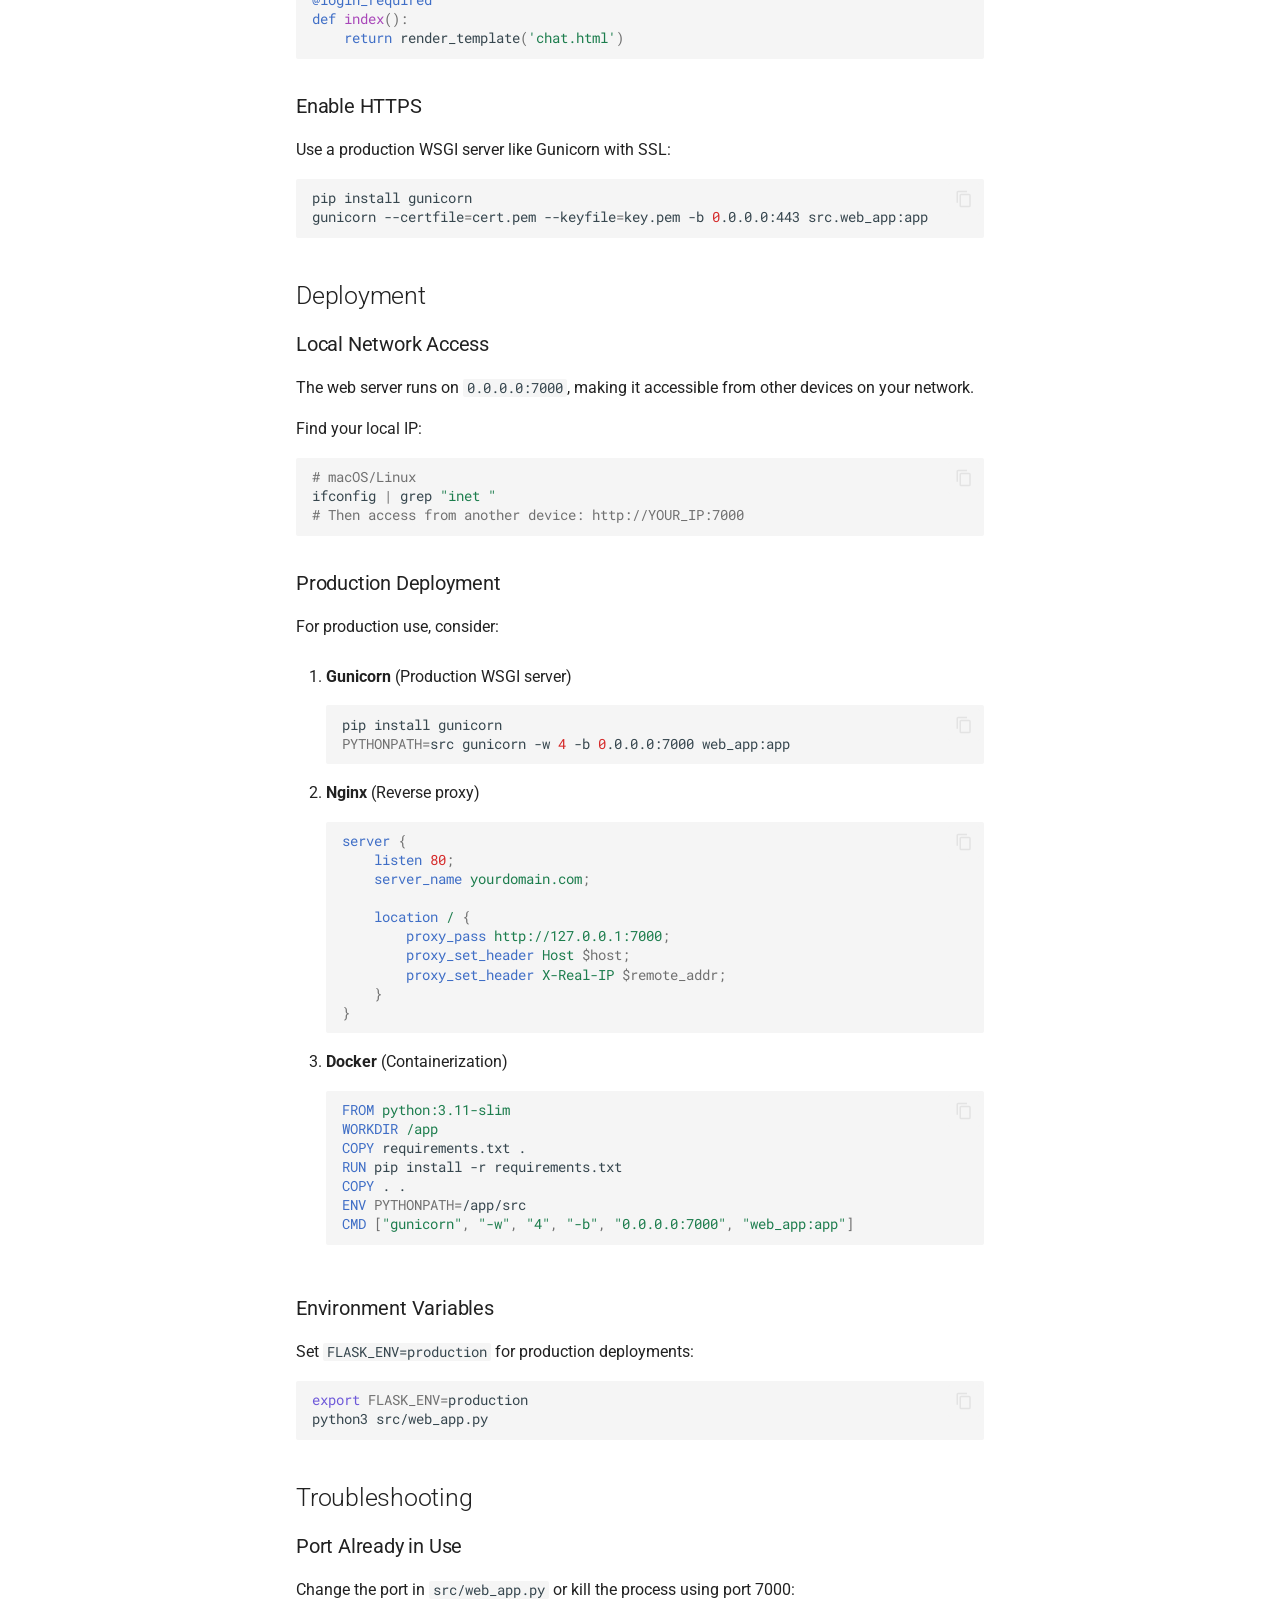
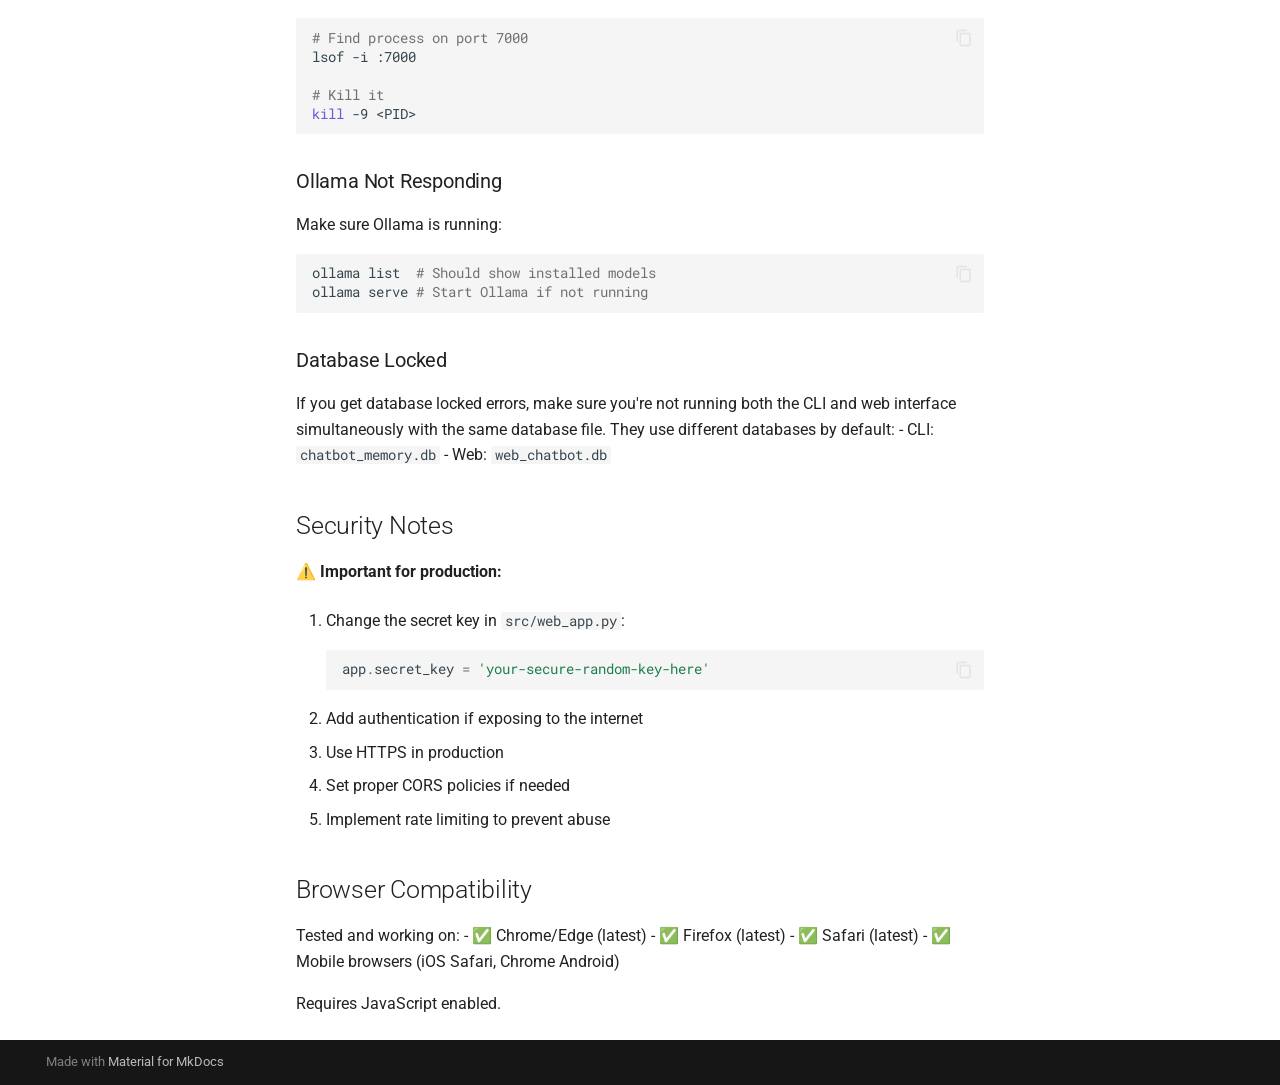
<file: WEB_INTERFACE/index.html>
<!doctype html>
<html lang="en" class="no-js">
  <head>
    
      <meta charset="utf-8">
      <meta name="viewport" content="width=device-width,initial-scale=1">
      
        <meta name="description" content="A persistent AI chatbot powered by Ollama with a sub-agent framework and web interface">
      
      
      
        <link rel="canonical" href="https://kjenney.github.io/chatbot/WEB_INTERFACE/">
      
      
        <link rel="prev" href="../QUICKSTART/">
      
      
        <link rel="next" href="../SUB_AGENTS/">
      
      
        
      
      
      <link rel="icon" href="../assets/images/favicon.png">
      <meta name="generator" content="mkdocs-1.6.1, mkdocs-material-9.7.6">
    
    
      
        <title>Web Interface - AI Chatbot with Memory</title>
      
    
    
      <link rel="stylesheet" href="../assets/stylesheets/main.484c7ddc.min.css">
      
        
        <link rel="stylesheet" href="../assets/stylesheets/palette.ab4e12ef.min.css">
      
      


    
    
      
    
    
      
        
        
        <link rel="preconnect" href="https://fonts.gstatic.com" crossorigin>
        <link rel="stylesheet" href="https://fonts.googleapis.com/css?family=Roboto:300,300i,400,400i,700,700i%7CRoboto+Mono:400,400i,700,700i&display=fallback">
        <style>:root{--md-text-font:"Roboto";--md-code-font:"Roboto Mono"}</style>
      
    
    
    <script>__md_scope=new URL("..",location),__md_hash=e=>[...e].reduce(((e,_)=>(e<<5)-e+_.charCodeAt(0)),0),__md_get=(e,_=localStorage,t=__md_scope)=>JSON.parse(_.getItem(t.pathname+"."+e)),__md_set=(e,_,t=localStorage,a=__md_scope)=>{try{t.setItem(a.pathname+"."+e,JSON.stringify(_))}catch(e){}}</script>
    
      

    
    
  </head>
  
  
    
    
      
    
    
    
    
    <body dir="ltr" data-md-color-scheme="default" data-md-color-primary="deep-purple" data-md-color-accent="purple">
  
    
    <input class="md-toggle" data-md-toggle="drawer" type="checkbox" id="__drawer" autocomplete="off">
    <input class="md-toggle" data-md-toggle="search" type="checkbox" id="__search" autocomplete="off">
    <label class="md-overlay" for="__drawer"></label>
    <div data-md-component="skip">
      
        
        <a href="#web-interface-guide" class="md-skip">
          Skip to content
        </a>
      
    </div>
    <div data-md-component="announce">
      
    </div>
    
    
      

<header class="md-header" data-md-component="header">
  <nav class="md-header__inner md-grid" aria-label="Header">
    <a href=".." title="AI Chatbot with Memory" class="md-header__button md-logo" aria-label="AI Chatbot with Memory" data-md-component="logo">
      
  
  <svg xmlns="http://www.w3.org/2000/svg" viewBox="0 0 24 24"><path d="M12 8a3 3 0 0 0 3-3 3 3 0 0 0-3-3 3 3 0 0 0-3 3 3 3 0 0 0 3 3m0 3.54C9.64 9.35 6.5 8 3 8v11c3.5 0 6.64 1.35 9 3.54 2.36-2.19 5.5-3.54 9-3.54V8c-3.5 0-6.64 1.35-9 3.54"/></svg>

    </a>
    <label class="md-header__button md-icon" for="__drawer">
      
      <svg xmlns="http://www.w3.org/2000/svg" viewBox="0 0 24 24"><path d="M3 6h18v2H3zm0 5h18v2H3zm0 5h18v2H3z"/></svg>
    </label>
    <div class="md-header__title" data-md-component="header-title">
      <div class="md-header__ellipsis">
        <div class="md-header__topic">
          <span class="md-ellipsis">
            AI Chatbot with Memory
          </span>
        </div>
        <div class="md-header__topic" data-md-component="header-topic">
          <span class="md-ellipsis">
            
              Web Interface
            
          </span>
        </div>
      </div>
    </div>
    
      
        <form class="md-header__option" data-md-component="palette">
  
    
    
    
    <input class="md-option" data-md-color-media="" data-md-color-scheme="default" data-md-color-primary="deep-purple" data-md-color-accent="purple"  aria-label="Switch to dark mode"  type="radio" name="__palette" id="__palette_0">
    
      <label class="md-header__button md-icon" title="Switch to dark mode" for="__palette_1" hidden>
        <svg xmlns="http://www.w3.org/2000/svg" viewBox="0 0 24 24"><path d="M12 8a4 4 0 0 0-4 4 4 4 0 0 0 4 4 4 4 0 0 0 4-4 4 4 0 0 0-4-4m0 10a6 6 0 0 1-6-6 6 6 0 0 1 6-6 6 6 0 0 1 6 6 6 6 0 0 1-6 6m8-9.31V4h-4.69L12 .69 8.69 4H4v4.69L.69 12 4 15.31V20h4.69L12 23.31 15.31 20H20v-4.69L23.31 12z"/></svg>
      </label>
    
  
    
    
    
    <input class="md-option" data-md-color-media="" data-md-color-scheme="slate" data-md-color-primary="deep-purple" data-md-color-accent="purple"  aria-label="Switch to light mode"  type="radio" name="__palette" id="__palette_1">
    
      <label class="md-header__button md-icon" title="Switch to light mode" for="__palette_0" hidden>
        <svg xmlns="http://www.w3.org/2000/svg" viewBox="0 0 24 24"><path d="M12 18c-.89 0-1.74-.2-2.5-.55C11.56 16.5 13 14.42 13 12s-1.44-4.5-3.5-5.45C10.26 6.2 11.11 6 12 6a6 6 0 0 1 6 6 6 6 0 0 1-6 6m8-9.31V4h-4.69L12 .69 8.69 4H4v4.69L.69 12 4 15.31V20h4.69L12 23.31 15.31 20H20v-4.69L23.31 12z"/></svg>
      </label>
    
  
</form>
      
    
    
      <script>var palette=__md_get("__palette");if(palette&&palette.color){if("(prefers-color-scheme)"===palette.color.media){var media=matchMedia("(prefers-color-scheme: light)"),input=document.querySelector(media.matches?"[data-md-color-media='(prefers-color-scheme: light)']":"[data-md-color-media='(prefers-color-scheme: dark)']");palette.color.media=input.getAttribute("data-md-color-media"),palette.color.scheme=input.getAttribute("data-md-color-scheme"),palette.color.primary=input.getAttribute("data-md-color-primary"),palette.color.accent=input.getAttribute("data-md-color-accent")}for(var[key,value]of Object.entries(palette.color))document.body.setAttribute("data-md-color-"+key,value)}</script>
    
    
    
      
      
        <label class="md-header__button md-icon" for="__search">
          
          <svg xmlns="http://www.w3.org/2000/svg" viewBox="0 0 24 24"><path d="M9.5 3A6.5 6.5 0 0 1 16 9.5c0 1.61-.59 3.09-1.56 4.23l.27.27h.79l5 5-1.5 1.5-5-5v-.79l-.27-.27A6.52 6.52 0 0 1 9.5 16 6.5 6.5 0 0 1 3 9.5 6.5 6.5 0 0 1 9.5 3m0 2C7 5 5 7 5 9.5S7 14 9.5 14 14 12 14 9.5 12 5 9.5 5"/></svg>
        </label>
        <div class="md-search" data-md-component="search" role="dialog">
  <label class="md-search__overlay" for="__search"></label>
  <div class="md-search__inner" role="search">
    <form class="md-search__form" name="search">
      <input type="text" class="md-search__input" name="query" aria-label="Search" placeholder="Search" autocapitalize="off" autocorrect="off" autocomplete="off" spellcheck="false" data-md-component="search-query" required>
      <label class="md-search__icon md-icon" for="__search">
        
        <svg xmlns="http://www.w3.org/2000/svg" viewBox="0 0 24 24"><path d="M9.5 3A6.5 6.5 0 0 1 16 9.5c0 1.61-.59 3.09-1.56 4.23l.27.27h.79l5 5-1.5 1.5-5-5v-.79l-.27-.27A6.52 6.52 0 0 1 9.5 16 6.5 6.5 0 0 1 3 9.5 6.5 6.5 0 0 1 9.5 3m0 2C7 5 5 7 5 9.5S7 14 9.5 14 14 12 14 9.5 12 5 9.5 5"/></svg>
        
        <svg xmlns="http://www.w3.org/2000/svg" viewBox="0 0 24 24"><path d="M20 11v2H8l5.5 5.5-1.42 1.42L4.16 12l7.92-7.92L13.5 5.5 8 11z"/></svg>
      </label>
      <nav class="md-search__options" aria-label="Search">
        
        <button type="reset" class="md-search__icon md-icon" title="Clear" aria-label="Clear" tabindex="-1">
          
          <svg xmlns="http://www.w3.org/2000/svg" viewBox="0 0 24 24"><path d="M19 6.41 17.59 5 12 10.59 6.41 5 5 6.41 10.59 12 5 17.59 6.41 19 12 13.41 17.59 19 19 17.59 13.41 12z"/></svg>
        </button>
      </nav>
      
        <div class="md-search__suggest" data-md-component="search-suggest"></div>
      
    </form>
    <div class="md-search__output">
      <div class="md-search__scrollwrap" tabindex="0" data-md-scrollfix>
        <div class="md-search-result" data-md-component="search-result">
          <div class="md-search-result__meta">
            Initializing search
          </div>
          <ol class="md-search-result__list" role="presentation"></ol>
        </div>
      </div>
    </div>
  </div>
</div>
      
    
    
      <div class="md-header__source">
        <a href="https://github.com/kjenney/chatbot" title="Go to repository" class="md-source" data-md-component="source">
  <div class="md-source__icon md-icon">
    
    <svg xmlns="http://www.w3.org/2000/svg" viewBox="0 0 448 512"><!--! Font Awesome Free 7.1.0 by @fontawesome - https://fontawesome.com License - https://fontawesome.com/license/free (Icons: CC BY 4.0, Fonts: SIL OFL 1.1, Code: MIT License) Copyright 2025 Fonticons, Inc.--><path d="M439.6 236.1 244 40.5c-5.4-5.5-12.8-8.5-20.4-8.5s-15 3-20.4 8.4L162.5 81l51.5 51.5c27.1-9.1 52.7 16.8 43.4 43.7l49.7 49.7c34.2-11.8 61.2 31 35.5 56.7-26.5 26.5-70.2-2.9-56-37.3L240.3 199v121.9c25.3 12.5 22.3 41.8 9.1 55-6.4 6.4-15.2 10.1-24.3 10.1s-17.8-3.6-24.3-10.1c-17.6-17.6-11.1-46.9 11.2-56v-123c-20.8-8.5-24.6-30.7-18.6-45L142.6 101 8.5 235.1C3 240.6 0 247.9 0 255.5s3 15 8.5 20.4l195.6 195.7c5.4 5.4 12.7 8.4 20.4 8.4s15-3 20.4-8.4l194.7-194.7c5.4-5.4 8.4-12.8 8.4-20.4s-3-15-8.4-20.4"/></svg>
  </div>
  <div class="md-source__repository">
    kjenney/chatbot
  </div>
</a>
      </div>
    
  </nav>
  
</header>
    
    <div class="md-container" data-md-component="container">
      
      
        
          
            
<nav class="md-tabs" aria-label="Tabs" data-md-component="tabs">
  <div class="md-grid">
    <ul class="md-tabs__list">
      
        
  
  
  
  
    <li class="md-tabs__item">
      <a href=".." class="md-tabs__link">
        
  
  
    
  
  Home

      </a>
    </li>
  

      
        
  
  
  
  
    <li class="md-tabs__item">
      <a href="../QUICKSTART/" class="md-tabs__link">
        
  
  
    
  
  Quick Start

      </a>
    </li>
  

      
        
  
  
  
    
  
  
    <li class="md-tabs__item md-tabs__item--active">
      <a href="./" class="md-tabs__link">
        
  
  
    
  
  Web Interface

      </a>
    </li>
  

      
        
  
  
  
  
    
    
      <li class="md-tabs__item">
        <a href="../SUB_AGENTS/" class="md-tabs__link">
          
  
  
  Sub-Agents

        </a>
      </li>
    
  

      
        
  
  
  
  
    <li class="md-tabs__item">
      <a href="../BENCHMARKING/" class="md-tabs__link">
        
  
  
    
  
  Benchmarking

      </a>
    </li>
  

      
        
  
  
  
  
    <li class="md-tabs__item">
      <a href="../PLUGIN_GUIDE/" class="md-tabs__link">
        
  
  
    
  
  Plugin Guide

      </a>
    </li>
  

      
        
  
  
  
  
    <li class="md-tabs__item">
      <a href="../reference/" class="md-tabs__link">
        
  
  
    
  
  Reference

      </a>
    </li>
  

      
    </ul>
  </div>
</nav>
          
        
      
      <main class="md-main" data-md-component="main">
        <div class="md-main__inner md-grid">
          
            
              
              <div class="md-sidebar md-sidebar--primary" data-md-component="sidebar" data-md-type="navigation" >
                <div class="md-sidebar__scrollwrap">
                  <div class="md-sidebar__inner">
                    


  


<nav class="md-nav md-nav--primary md-nav--lifted" aria-label="Navigation" data-md-level="0">
  <label class="md-nav__title" for="__drawer">
    <a href=".." title="AI Chatbot with Memory" class="md-nav__button md-logo" aria-label="AI Chatbot with Memory" data-md-component="logo">
      
  
  <svg xmlns="http://www.w3.org/2000/svg" viewBox="0 0 24 24"><path d="M12 8a3 3 0 0 0 3-3 3 3 0 0 0-3-3 3 3 0 0 0-3 3 3 3 0 0 0 3 3m0 3.54C9.64 9.35 6.5 8 3 8v11c3.5 0 6.64 1.35 9 3.54 2.36-2.19 5.5-3.54 9-3.54V8c-3.5 0-6.64 1.35-9 3.54"/></svg>

    </a>
    AI Chatbot with Memory
  </label>
  
    <div class="md-nav__source">
      <a href="https://github.com/kjenney/chatbot" title="Go to repository" class="md-source" data-md-component="source">
  <div class="md-source__icon md-icon">
    
    <svg xmlns="http://www.w3.org/2000/svg" viewBox="0 0 448 512"><!--! Font Awesome Free 7.1.0 by @fontawesome - https://fontawesome.com License - https://fontawesome.com/license/free (Icons: CC BY 4.0, Fonts: SIL OFL 1.1, Code: MIT License) Copyright 2025 Fonticons, Inc.--><path d="M439.6 236.1 244 40.5c-5.4-5.5-12.8-8.5-20.4-8.5s-15 3-20.4 8.4L162.5 81l51.5 51.5c27.1-9.1 52.7 16.8 43.4 43.7l49.7 49.7c34.2-11.8 61.2 31 35.5 56.7-26.5 26.5-70.2-2.9-56-37.3L240.3 199v121.9c25.3 12.5 22.3 41.8 9.1 55-6.4 6.4-15.2 10.1-24.3 10.1s-17.8-3.6-24.3-10.1c-17.6-17.6-11.1-46.9 11.2-56v-123c-20.8-8.5-24.6-30.7-18.6-45L142.6 101 8.5 235.1C3 240.6 0 247.9 0 255.5s3 15 8.5 20.4l195.6 195.7c5.4 5.4 12.7 8.4 20.4 8.4s15-3 20.4-8.4l194.7-194.7c5.4-5.4 8.4-12.8 8.4-20.4s-3-15-8.4-20.4"/></svg>
  </div>
  <div class="md-source__repository">
    kjenney/chatbot
  </div>
</a>
    </div>
  
  <ul class="md-nav__list" data-md-scrollfix>
    
      
      
  
  
  
  
    <li class="md-nav__item">
      <a href=".." class="md-nav__link">
        
  
  
  <span class="md-ellipsis">
    
  
    Home
  

    
  </span>
  
  

      </a>
    </li>
  

    
      
      
  
  
  
  
    <li class="md-nav__item">
      <a href="../QUICKSTART/" class="md-nav__link">
        
  
  
  <span class="md-ellipsis">
    
  
    Quick Start
  

    
  </span>
  
  

      </a>
    </li>
  

    
      
      
  
  
    
  
  
  
    <li class="md-nav__item md-nav__item--active">
      
      <input class="md-nav__toggle md-toggle" type="checkbox" id="__toc">
      
      
        
      
      
        <label class="md-nav__link md-nav__link--active" for="__toc">
          
  
  
  <span class="md-ellipsis">
    
  
    Web Interface
  

    
  </span>
  
  

          <span class="md-nav__icon md-icon"></span>
        </label>
      
      <a href="./" class="md-nav__link md-nav__link--active">
        
  
  
  <span class="md-ellipsis">
    
  
    Web Interface
  

    
  </span>
  
  

      </a>
      
        

<nav class="md-nav md-nav--secondary" aria-label="Table of contents">
  
  
  
    
  
  
    <label class="md-nav__title" for="__toc">
      <span class="md-nav__icon md-icon"></span>
      Table of contents
    </label>
    <ul class="md-nav__list" data-md-component="toc" data-md-scrollfix>
      
        <li class="md-nav__item">
  <a href="#quick-start" class="md-nav__link">
    <span class="md-ellipsis">
      
        Quick Start
      
    </span>
  </a>
  
</li>
      
        <li class="md-nav__item">
  <a href="#features" class="md-nav__link">
    <span class="md-ellipsis">
      
        Features
      
    </span>
  </a>
  
    <nav class="md-nav" aria-label="Features">
      <ul class="md-nav__list">
        
          <li class="md-nav__item">
  <a href="#modern-chat-ui" class="md-nav__link">
    <span class="md-ellipsis">
      
        Modern Chat UI
      
    </span>
  </a>
  
</li>
        
          <li class="md-nav__item">
  <a href="#model-selector" class="md-nav__link">
    <span class="md-ellipsis">
      
        Model Selector
      
    </span>
  </a>
  
</li>
        
          <li class="md-nav__item">
  <a href="#session-management" class="md-nav__link">
    <span class="md-ellipsis">
      
        Session Management
      
    </span>
  </a>
  
</li>
        
          <li class="md-nav__item">
  <a href="#search-functionality" class="md-nav__link">
    <span class="md-ellipsis">
      
        Search Functionality
      
    </span>
  </a>
  
</li>
        
          <li class="md-nav__item">
  <a href="#keyboard-shortcuts" class="md-nav__link">
    <span class="md-ellipsis">
      
        Keyboard Shortcuts
      
    </span>
  </a>
  
</li>
        
      </ul>
    </nav>
  
</li>
      
        <li class="md-nav__item">
  <a href="#architecture" class="md-nav__link">
    <span class="md-ellipsis">
      
        Architecture
      
    </span>
  </a>
  
    <nav class="md-nav" aria-label="Architecture">
      <ul class="md-nav__list">
        
          <li class="md-nav__item">
  <a href="#backend-flask" class="md-nav__link">
    <span class="md-ellipsis">
      
        Backend (Flask)
      
    </span>
  </a>
  
</li>
        
          <li class="md-nav__item">
  <a href="#frontend" class="md-nav__link">
    <span class="md-ellipsis">
      
        Frontend
      
    </span>
  </a>
  
</li>
        
          <li class="md-nav__item">
  <a href="#api-endpoints" class="md-nav__link">
    <span class="md-ellipsis">
      
        API Endpoints
      
    </span>
  </a>
  
</li>
        
      </ul>
    </nav>
  
</li>
      
        <li class="md-nav__item">
  <a href="#customization" class="md-nav__link">
    <span class="md-ellipsis">
      
        Customization
      
    </span>
  </a>
  
    <nav class="md-nav" aria-label="Customization">
      <ul class="md-nav__list">
        
          <li class="md-nav__item">
  <a href="#change-colors" class="md-nav__link">
    <span class="md-ellipsis">
      
        Change Colors
      
    </span>
  </a>
  
</li>
        
          <li class="md-nav__item">
  <a href="#change-port" class="md-nav__link">
    <span class="md-ellipsis">
      
        Change Port
      
    </span>
  </a>
  
</li>
        
          <li class="md-nav__item">
  <a href="#add-authentication" class="md-nav__link">
    <span class="md-ellipsis">
      
        Add Authentication
      
    </span>
  </a>
  
</li>
        
          <li class="md-nav__item">
  <a href="#enable-https" class="md-nav__link">
    <span class="md-ellipsis">
      
        Enable HTTPS
      
    </span>
  </a>
  
</li>
        
      </ul>
    </nav>
  
</li>
      
        <li class="md-nav__item">
  <a href="#deployment" class="md-nav__link">
    <span class="md-ellipsis">
      
        Deployment
      
    </span>
  </a>
  
    <nav class="md-nav" aria-label="Deployment">
      <ul class="md-nav__list">
        
          <li class="md-nav__item">
  <a href="#local-network-access" class="md-nav__link">
    <span class="md-ellipsis">
      
        Local Network Access
      
    </span>
  </a>
  
</li>
        
          <li class="md-nav__item">
  <a href="#production-deployment" class="md-nav__link">
    <span class="md-ellipsis">
      
        Production Deployment
      
    </span>
  </a>
  
</li>
        
          <li class="md-nav__item">
  <a href="#environment-variables" class="md-nav__link">
    <span class="md-ellipsis">
      
        Environment Variables
      
    </span>
  </a>
  
</li>
        
      </ul>
    </nav>
  
</li>
      
        <li class="md-nav__item">
  <a href="#troubleshooting" class="md-nav__link">
    <span class="md-ellipsis">
      
        Troubleshooting
      
    </span>
  </a>
  
    <nav class="md-nav" aria-label="Troubleshooting">
      <ul class="md-nav__list">
        
          <li class="md-nav__item">
  <a href="#port-already-in-use" class="md-nav__link">
    <span class="md-ellipsis">
      
        Port Already in Use
      
    </span>
  </a>
  
</li>
        
          <li class="md-nav__item">
  <a href="#ollama-not-responding" class="md-nav__link">
    <span class="md-ellipsis">
      
        Ollama Not Responding
      
    </span>
  </a>
  
</li>
        
          <li class="md-nav__item">
  <a href="#database-locked" class="md-nav__link">
    <span class="md-ellipsis">
      
        Database Locked
      
    </span>
  </a>
  
</li>
        
      </ul>
    </nav>
  
</li>
      
        <li class="md-nav__item">
  <a href="#security-notes" class="md-nav__link">
    <span class="md-ellipsis">
      
        Security Notes
      
    </span>
  </a>
  
</li>
      
        <li class="md-nav__item">
  <a href="#browser-compatibility" class="md-nav__link">
    <span class="md-ellipsis">
      
        Browser Compatibility
      
    </span>
  </a>
  
</li>
      
    </ul>
  
</nav>
      
    </li>
  

    
      
      
  
  
  
  
    
    
    
    
      
      
        
      
    
    
    <li class="md-nav__item md-nav__item--nested">
      
        
        
        <input class="md-nav__toggle md-toggle " type="checkbox" id="__nav_4" >
        
          
          <label class="md-nav__link" for="__nav_4" id="__nav_4_label" tabindex="0">
            
  
  
  <span class="md-ellipsis">
    
  
    Sub-Agents
  

    
  </span>
  
  

            <span class="md-nav__icon md-icon"></span>
          </label>
        
        <nav class="md-nav" data-md-level="1" aria-labelledby="__nav_4_label" aria-expanded="false">
          <label class="md-nav__title" for="__nav_4">
            <span class="md-nav__icon md-icon"></span>
            
  
    Sub-Agents
  

          </label>
          <ul class="md-nav__list" data-md-scrollfix>
            
              
                
  
  
  
  
    <li class="md-nav__item">
      <a href="../SUB_AGENTS/" class="md-nav__link">
        
  
  
  <span class="md-ellipsis">
    
  
    Overview
  

    
  </span>
  
  

      </a>
    </li>
  

              
            
              
                
  
  
  
  
    <li class="md-nav__item">
      <a href="../GMAIL_AGENT/" class="md-nav__link">
        
  
  
  <span class="md-ellipsis">
    
  
    Gmail Agent
  

    
  </span>
  
  

      </a>
    </li>
  

              
            
          </ul>
        </nav>
      
    </li>
  

    
      
      
  
  
  
  
    <li class="md-nav__item">
      <a href="../BENCHMARKING/" class="md-nav__link">
        
  
  
  <span class="md-ellipsis">
    
  
    Benchmarking
  

    
  </span>
  
  

      </a>
    </li>
  

    
      
      
  
  
  
  
    <li class="md-nav__item">
      <a href="../PLUGIN_GUIDE/" class="md-nav__link">
        
  
  
  <span class="md-ellipsis">
    
  
    Plugin Guide
  

    
  </span>
  
  

      </a>
    </li>
  

    
      
      
  
  
  
  
    <li class="md-nav__item">
      <a href="../reference/" class="md-nav__link">
        
  
  
  <span class="md-ellipsis">
    
  
    Reference
  

    
  </span>
  
  

      </a>
    </li>
  

    
  </ul>
</nav>
                  </div>
                </div>
              </div>
            
            
              
              <div class="md-sidebar md-sidebar--secondary" data-md-component="sidebar" data-md-type="toc" >
                <div class="md-sidebar__scrollwrap">
                  <div class="md-sidebar__inner">
                    

<nav class="md-nav md-nav--secondary" aria-label="Table of contents">
  
  
  
    
  
  
    <label class="md-nav__title" for="__toc">
      <span class="md-nav__icon md-icon"></span>
      Table of contents
    </label>
    <ul class="md-nav__list" data-md-component="toc" data-md-scrollfix>
      
        <li class="md-nav__item">
  <a href="#quick-start" class="md-nav__link">
    <span class="md-ellipsis">
      
        Quick Start
      
    </span>
  </a>
  
</li>
      
        <li class="md-nav__item">
  <a href="#features" class="md-nav__link">
    <span class="md-ellipsis">
      
        Features
      
    </span>
  </a>
  
    <nav class="md-nav" aria-label="Features">
      <ul class="md-nav__list">
        
          <li class="md-nav__item">
  <a href="#modern-chat-ui" class="md-nav__link">
    <span class="md-ellipsis">
      
        Modern Chat UI
      
    </span>
  </a>
  
</li>
        
          <li class="md-nav__item">
  <a href="#model-selector" class="md-nav__link">
    <span class="md-ellipsis">
      
        Model Selector
      
    </span>
  </a>
  
</li>
        
          <li class="md-nav__item">
  <a href="#session-management" class="md-nav__link">
    <span class="md-ellipsis">
      
        Session Management
      
    </span>
  </a>
  
</li>
        
          <li class="md-nav__item">
  <a href="#search-functionality" class="md-nav__link">
    <span class="md-ellipsis">
      
        Search Functionality
      
    </span>
  </a>
  
</li>
        
          <li class="md-nav__item">
  <a href="#keyboard-shortcuts" class="md-nav__link">
    <span class="md-ellipsis">
      
        Keyboard Shortcuts
      
    </span>
  </a>
  
</li>
        
      </ul>
    </nav>
  
</li>
      
        <li class="md-nav__item">
  <a href="#architecture" class="md-nav__link">
    <span class="md-ellipsis">
      
        Architecture
      
    </span>
  </a>
  
    <nav class="md-nav" aria-label="Architecture">
      <ul class="md-nav__list">
        
          <li class="md-nav__item">
  <a href="#backend-flask" class="md-nav__link">
    <span class="md-ellipsis">
      
        Backend (Flask)
      
    </span>
  </a>
  
</li>
        
          <li class="md-nav__item">
  <a href="#frontend" class="md-nav__link">
    <span class="md-ellipsis">
      
        Frontend
      
    </span>
  </a>
  
</li>
        
          <li class="md-nav__item">
  <a href="#api-endpoints" class="md-nav__link">
    <span class="md-ellipsis">
      
        API Endpoints
      
    </span>
  </a>
  
</li>
        
      </ul>
    </nav>
  
</li>
      
        <li class="md-nav__item">
  <a href="#customization" class="md-nav__link">
    <span class="md-ellipsis">
      
        Customization
      
    </span>
  </a>
  
    <nav class="md-nav" aria-label="Customization">
      <ul class="md-nav__list">
        
          <li class="md-nav__item">
  <a href="#change-colors" class="md-nav__link">
    <span class="md-ellipsis">
      
        Change Colors
      
    </span>
  </a>
  
</li>
        
          <li class="md-nav__item">
  <a href="#change-port" class="md-nav__link">
    <span class="md-ellipsis">
      
        Change Port
      
    </span>
  </a>
  
</li>
        
          <li class="md-nav__item">
  <a href="#add-authentication" class="md-nav__link">
    <span class="md-ellipsis">
      
        Add Authentication
      
    </span>
  </a>
  
</li>
        
          <li class="md-nav__item">
  <a href="#enable-https" class="md-nav__link">
    <span class="md-ellipsis">
      
        Enable HTTPS
      
    </span>
  </a>
  
</li>
        
      </ul>
    </nav>
  
</li>
      
        <li class="md-nav__item">
  <a href="#deployment" class="md-nav__link">
    <span class="md-ellipsis">
      
        Deployment
      
    </span>
  </a>
  
    <nav class="md-nav" aria-label="Deployment">
      <ul class="md-nav__list">
        
          <li class="md-nav__item">
  <a href="#local-network-access" class="md-nav__link">
    <span class="md-ellipsis">
      
        Local Network Access
      
    </span>
  </a>
  
</li>
        
          <li class="md-nav__item">
  <a href="#production-deployment" class="md-nav__link">
    <span class="md-ellipsis">
      
        Production Deployment
      
    </span>
  </a>
  
</li>
        
          <li class="md-nav__item">
  <a href="#environment-variables" class="md-nav__link">
    <span class="md-ellipsis">
      
        Environment Variables
      
    </span>
  </a>
  
</li>
        
      </ul>
    </nav>
  
</li>
      
        <li class="md-nav__item">
  <a href="#troubleshooting" class="md-nav__link">
    <span class="md-ellipsis">
      
        Troubleshooting
      
    </span>
  </a>
  
    <nav class="md-nav" aria-label="Troubleshooting">
      <ul class="md-nav__list">
        
          <li class="md-nav__item">
  <a href="#port-already-in-use" class="md-nav__link">
    <span class="md-ellipsis">
      
        Port Already in Use
      
    </span>
  </a>
  
</li>
        
          <li class="md-nav__item">
  <a href="#ollama-not-responding" class="md-nav__link">
    <span class="md-ellipsis">
      
        Ollama Not Responding
      
    </span>
  </a>
  
</li>
        
          <li class="md-nav__item">
  <a href="#database-locked" class="md-nav__link">
    <span class="md-ellipsis">
      
        Database Locked
      
    </span>
  </a>
  
</li>
        
      </ul>
    </nav>
  
</li>
      
        <li class="md-nav__item">
  <a href="#security-notes" class="md-nav__link">
    <span class="md-ellipsis">
      
        Security Notes
      
    </span>
  </a>
  
</li>
      
        <li class="md-nav__item">
  <a href="#browser-compatibility" class="md-nav__link">
    <span class="md-ellipsis">
      
        Browser Compatibility
      
    </span>
  </a>
  
</li>
      
    </ul>
  
</nav>
                  </div>
                </div>
              </div>
            
          
          
            <div class="md-content" data-md-component="content">
              
              <article class="md-content__inner md-typeset">
                
                  


  
  


<h1 id="web-interface-guide">Web Interface Guide<a class="headerlink" href="#web-interface-guide" title="Permanent link">&para;</a></h1>
<h2 id="quick-start">Quick Start<a class="headerlink" href="#quick-start" title="Permanent link">&para;</a></h2>
<p>Launch the web interface with one command:</p>
<div class="highlight"><pre><span></span><code><a id="__codelineno-0-1" name="__codelineno-0-1" href="#__codelineno-0-1"></a>python3<span class="w"> </span>src/web_app.py
</code></pre></div>
<p>Then open your browser to: <strong>http://localhost:7000</strong></p>
<h2 id="features">Features<a class="headerlink" href="#features" title="Permanent link">&para;</a></h2>
<h3 id="modern-chat-ui">Modern Chat UI<a class="headerlink" href="#modern-chat-ui" title="Permanent link">&para;</a></h3>
<ul>
<li>Clean, responsive design that works on desktop and mobile</li>
<li>Real-time message updates</li>
<li>Typing indicators while the AI is responding</li>
<li>Auto-scrolling to latest messages</li>
<li>Textarea auto-resize</li>
</ul>
<h3 id="model-selector">Model Selector<a class="headerlink" href="#model-selector" title="Permanent link">&para;</a></h3>
<ul>
<li>Dropdown in the header lists all models installed in Ollama</li>
<li>Switch models per-message — no restart required</li>
<li>Defaults to <code>qwen3:8b</code> when available; falls back to the first installed model</li>
</ul>
<h3 id="session-management">Session Management<a class="headerlink" href="#session-management" title="Permanent link">&para;</a></h3>
<ul>
<li><strong>Sidebar</strong> showing all your conversation sessions</li>
<li>Click any session to load and continue that conversation</li>
<li>Create new sessions with custom names</li>
<li>See message count and last activity time for each session</li>
</ul>
<h3 id="search-functionality">Search Functionality<a class="headerlink" href="#search-functionality" title="Permanent link">&para;</a></h3>
<ul>
<li><strong>Global search</strong> across all conversations</li>
<li>Click the search icon in the header</li>
<li>Search results show matching messages with context</li>
<li>Click any result to jump to that session</li>
</ul>
<h3 id="keyboard-shortcuts">Keyboard Shortcuts<a class="headerlink" href="#keyboard-shortcuts" title="Permanent link">&para;</a></h3>
<ul>
<li><strong>Enter</strong>: Send message</li>
<li><strong>Shift+Enter</strong>: New line in message</li>
</ul>
<h2 id="architecture">Architecture<a class="headerlink" href="#architecture" title="Permanent link">&para;</a></h2>
<h3 id="backend-flask">Backend (Flask)<a class="headerlink" href="#backend-flask" title="Permanent link">&para;</a></h3>
<ul>
<li><code>src/web_app.py</code> - Main Flask application</li>
<li>RESTful API endpoints for all chat operations</li>
<li>Session management with Flask sessions</li>
<li>Integrates with <code>src/chatbot_agent.py</code></li>
</ul>
<h3 id="frontend">Frontend<a class="headerlink" href="#frontend" title="Permanent link">&para;</a></h3>
<ul>
<li><code>templates/chat.html</code> - Main HTML template</li>
<li><code>static/css/style.css</code> - Modern CSS styling</li>
<li><code>static/js/chat.js</code> - JavaScript for interactivity</li>
</ul>
<h3 id="api-endpoints">API Endpoints<a class="headerlink" href="#api-endpoints" title="Permanent link">&para;</a></h3>
<table>
<thead>
<tr>
<th>Endpoint</th>
<th>Method</th>
<th>Description</th>
</tr>
</thead>
<tbody>
<tr>
<td><code>/</code></td>
<td>GET</td>
<td>Main chat interface</td>
</tr>
<tr>
<td><code>/api/models</code></td>
<td>GET</td>
<td>List installed Ollama models</td>
</tr>
<tr>
<td><code>/api/sessions</code></td>
<td>GET</td>
<td>List all sessions</td>
</tr>
<tr>
<td><code>/api/sessions</code></td>
<td>POST</td>
<td>Create new session</td>
</tr>
<tr>
<td><code>/api/sessions/&lt;id&gt;</code></td>
<td>GET</td>
<td>Load specific session</td>
</tr>
<tr>
<td><code>/api/chat</code></td>
<td>POST</td>
<td>Send message and get response (accepts optional <code>model</code> field)</td>
</tr>
<tr>
<td><code>/api/history</code></td>
<td>GET</td>
<td>Get current session history</td>
</tr>
<tr>
<td><code>/api/search</code></td>
<td>POST</td>
<td>Search all messages</td>
</tr>
<tr>
<td><code>/benchmarks</code></td>
<td>GET</td>
<td>Benchmark Reports UI</td>
</tr>
<tr>
<td><code>/api/benchmarks/runs</code></td>
<td>GET</td>
<td>List all benchmark runs with summary stats</td>
</tr>
<tr>
<td><code>/api/benchmarks/runs/&lt;run_id&gt;</code></td>
<td>GET</td>
<td>Case-level results for a specific run</td>
</tr>
</tbody>
</table>
<h2 id="customization">Customization<a class="headerlink" href="#customization" title="Permanent link">&para;</a></h2>
<h3 id="change-colors">Change Colors<a class="headerlink" href="#change-colors" title="Permanent link">&para;</a></h3>
<p>Edit <code>static/css/style.css</code> and modify the CSS variables:</p>
<div class="highlight"><pre><span></span><code><a id="__codelineno-1-1" name="__codelineno-1-1" href="#__codelineno-1-1"></a><span class="p">:</span><span class="nd">root</span><span class="w"> </span><span class="p">{</span>
<a id="__codelineno-1-2" name="__codelineno-1-2" href="#__codelineno-1-2"></a><span class="w">    </span><span class="nv">--primary-color</span><span class="p">:</span><span class="w"> </span><span class="mh">#667eea</span><span class="p">;</span><span class="w">  </span><span class="c">/* Main theme color */</span>
<a id="__codelineno-1-3" name="__codelineno-1-3" href="#__codelineno-1-3"></a><span class="w">    </span><span class="nv">--secondary-color</span><span class="p">:</span><span class="w"> </span><span class="mh">#764ba2</span><span class="p">;</span><span class="w"> </span><span class="c">/* Gradient color */</span>
<a id="__codelineno-1-4" name="__codelineno-1-4" href="#__codelineno-1-4"></a><span class="w">    </span><span class="nv">--bg-main</span><span class="p">:</span><span class="w"> </span><span class="mh">#f7fafc</span><span class="p">;</span><span class="w">         </span><span class="c">/* Background */</span>
<a id="__codelineno-1-5" name="__codelineno-1-5" href="#__codelineno-1-5"></a><span class="w">    </span><span class="c">/* ... more variables ... */</span>
<a id="__codelineno-1-6" name="__codelineno-1-6" href="#__codelineno-1-6"></a><span class="p">}</span>
</code></pre></div>
<h3 id="change-port">Change Port<a class="headerlink" href="#change-port" title="Permanent link">&para;</a></h3>
<p>Edit <code>src/web_app.py</code> line 200:</p>
<div class="highlight"><pre><span></span><code><a id="__codelineno-2-1" name="__codelineno-2-1" href="#__codelineno-2-1"></a><span class="n">app</span><span class="o">.</span><span class="n">run</span><span class="p">(</span><span class="n">debug</span><span class="o">=</span><span class="kc">True</span><span class="p">,</span> <span class="n">host</span><span class="o">=</span><span class="s1">&#39;0.0.0.0&#39;</span><span class="p">,</span> <span class="n">port</span><span class="o">=</span><span class="mi">7000</span><span class="p">)</span>  <span class="c1"># Change 7000 to your desired port</span>
</code></pre></div>
<h3 id="add-authentication">Add Authentication<a class="headerlink" href="#add-authentication" title="Permanent link">&para;</a></h3>
<p>Add Flask-Login or similar to protect the interface:</p>
<div class="highlight"><pre><span></span><code><a id="__codelineno-3-1" name="__codelineno-3-1" href="#__codelineno-3-1"></a><span class="kn">from</span><span class="w"> </span><span class="nn">flask_login</span><span class="w"> </span><span class="kn">import</span> <span class="n">LoginManager</span><span class="p">,</span> <span class="n">login_required</span>
<a id="__codelineno-3-2" name="__codelineno-3-2" href="#__codelineno-3-2"></a>
<a id="__codelineno-3-3" name="__codelineno-3-3" href="#__codelineno-3-3"></a><span class="nd">@app</span><span class="o">.</span><span class="n">route</span><span class="p">(</span><span class="s1">&#39;/&#39;</span><span class="p">)</span>
<a id="__codelineno-3-4" name="__codelineno-3-4" href="#__codelineno-3-4"></a><span class="nd">@login_required</span>
<a id="__codelineno-3-5" name="__codelineno-3-5" href="#__codelineno-3-5"></a><span class="k">def</span><span class="w"> </span><span class="nf">index</span><span class="p">():</span>
<a id="__codelineno-3-6" name="__codelineno-3-6" href="#__codelineno-3-6"></a>    <span class="k">return</span> <span class="n">render_template</span><span class="p">(</span><span class="s1">&#39;chat.html&#39;</span><span class="p">)</span>
</code></pre></div>
<h3 id="enable-https">Enable HTTPS<a class="headerlink" href="#enable-https" title="Permanent link">&para;</a></h3>
<p>Use a production WSGI server like Gunicorn with SSL:</p>
<div class="highlight"><pre><span></span><code><a id="__codelineno-4-1" name="__codelineno-4-1" href="#__codelineno-4-1"></a>pip<span class="w"> </span>install<span class="w"> </span>gunicorn
<a id="__codelineno-4-2" name="__codelineno-4-2" href="#__codelineno-4-2"></a>gunicorn<span class="w"> </span>--certfile<span class="o">=</span>cert.pem<span class="w"> </span>--keyfile<span class="o">=</span>key.pem<span class="w"> </span>-b<span class="w"> </span><span class="m">0</span>.0.0.0:443<span class="w"> </span>src.web_app:app
</code></pre></div>
<h2 id="deployment">Deployment<a class="headerlink" href="#deployment" title="Permanent link">&para;</a></h2>
<h3 id="local-network-access">Local Network Access<a class="headerlink" href="#local-network-access" title="Permanent link">&para;</a></h3>
<p>The web server runs on <code>0.0.0.0:7000</code>, making it accessible from other devices on your network.</p>
<p>Find your local IP:
<div class="highlight"><pre><span></span><code><a id="__codelineno-5-1" name="__codelineno-5-1" href="#__codelineno-5-1"></a><span class="c1"># macOS/Linux</span>
<a id="__codelineno-5-2" name="__codelineno-5-2" href="#__codelineno-5-2"></a>ifconfig<span class="w"> </span><span class="p">|</span><span class="w"> </span>grep<span class="w"> </span><span class="s2">&quot;inet &quot;</span>
<a id="__codelineno-5-3" name="__codelineno-5-3" href="#__codelineno-5-3"></a><span class="c1"># Then access from another device: http://YOUR_IP:7000</span>
</code></pre></div></p>
<h3 id="production-deployment">Production Deployment<a class="headerlink" href="#production-deployment" title="Permanent link">&para;</a></h3>
<p>For production use, consider:</p>
<ol>
<li>
<p><strong>Gunicorn</strong> (Production WSGI server)
<div class="highlight"><pre><span></span><code><a id="__codelineno-6-1" name="__codelineno-6-1" href="#__codelineno-6-1"></a>pip<span class="w"> </span>install<span class="w"> </span>gunicorn
<a id="__codelineno-6-2" name="__codelineno-6-2" href="#__codelineno-6-2"></a><span class="nv">PYTHONPATH</span><span class="o">=</span>src<span class="w"> </span>gunicorn<span class="w"> </span>-w<span class="w"> </span><span class="m">4</span><span class="w"> </span>-b<span class="w"> </span><span class="m">0</span>.0.0.0:7000<span class="w"> </span>web_app:app
</code></pre></div></p>
</li>
<li>
<p><strong>Nginx</strong> (Reverse proxy)
<div class="highlight"><pre><span></span><code><a id="__codelineno-7-1" name="__codelineno-7-1" href="#__codelineno-7-1"></a><span class="k">server</span><span class="w"> </span><span class="p">{</span>
<a id="__codelineno-7-2" name="__codelineno-7-2" href="#__codelineno-7-2"></a><span class="w">    </span><span class="kn">listen</span><span class="w"> </span><span class="mi">80</span><span class="p">;</span>
<a id="__codelineno-7-3" name="__codelineno-7-3" href="#__codelineno-7-3"></a><span class="w">    </span><span class="kn">server_name</span><span class="w"> </span><span class="s">yourdomain.com</span><span class="p">;</span>
<a id="__codelineno-7-4" name="__codelineno-7-4" href="#__codelineno-7-4"></a>
<a id="__codelineno-7-5" name="__codelineno-7-5" href="#__codelineno-7-5"></a><span class="w">    </span><span class="kn">location</span><span class="w"> </span><span class="s">/</span><span class="w"> </span><span class="p">{</span>
<a id="__codelineno-7-6" name="__codelineno-7-6" href="#__codelineno-7-6"></a><span class="w">        </span><span class="kn">proxy_pass</span><span class="w"> </span><span class="s">http://127.0.0.1:7000</span><span class="p">;</span>
<a id="__codelineno-7-7" name="__codelineno-7-7" href="#__codelineno-7-7"></a><span class="w">        </span><span class="kn">proxy_set_header</span><span class="w"> </span><span class="s">Host</span><span class="w"> </span><span class="nv">$host</span><span class="p">;</span>
<a id="__codelineno-7-8" name="__codelineno-7-8" href="#__codelineno-7-8"></a><span class="w">        </span><span class="kn">proxy_set_header</span><span class="w"> </span><span class="s">X-Real-IP</span><span class="w"> </span><span class="nv">$remote_addr</span><span class="p">;</span>
<a id="__codelineno-7-9" name="__codelineno-7-9" href="#__codelineno-7-9"></a><span class="w">    </span><span class="p">}</span>
<a id="__codelineno-7-10" name="__codelineno-7-10" href="#__codelineno-7-10"></a><span class="p">}</span>
</code></pre></div></p>
</li>
<li>
<p><strong>Docker</strong> (Containerization)
<div class="highlight"><pre><span></span><code><a id="__codelineno-8-1" name="__codelineno-8-1" href="#__codelineno-8-1"></a><span class="k">FROM</span><span class="w"> </span><span class="s">python:3.11-slim</span>
<a id="__codelineno-8-2" name="__codelineno-8-2" href="#__codelineno-8-2"></a><span class="k">WORKDIR</span><span class="w"> </span><span class="s">/app</span>
<a id="__codelineno-8-3" name="__codelineno-8-3" href="#__codelineno-8-3"></a><span class="k">COPY</span><span class="w"> </span>requirements.txt<span class="w"> </span>.
<a id="__codelineno-8-4" name="__codelineno-8-4" href="#__codelineno-8-4"></a><span class="k">RUN</span><span class="w"> </span>pip<span class="w"> </span>install<span class="w"> </span>-r<span class="w"> </span>requirements.txt
<a id="__codelineno-8-5" name="__codelineno-8-5" href="#__codelineno-8-5"></a><span class="k">COPY</span><span class="w"> </span>.<span class="w"> </span>.
<a id="__codelineno-8-6" name="__codelineno-8-6" href="#__codelineno-8-6"></a><span class="k">ENV</span><span class="w"> </span><span class="nv">PYTHONPATH</span><span class="o">=</span>/app/src
<a id="__codelineno-8-7" name="__codelineno-8-7" href="#__codelineno-8-7"></a><span class="k">CMD</span><span class="w"> </span><span class="p">[</span><span class="s2">&quot;gunicorn&quot;</span><span class="p">,</span><span class="w"> </span><span class="s2">&quot;-w&quot;</span><span class="p">,</span><span class="w"> </span><span class="s2">&quot;4&quot;</span><span class="p">,</span><span class="w"> </span><span class="s2">&quot;-b&quot;</span><span class="p">,</span><span class="w"> </span><span class="s2">&quot;0.0.0.0:7000&quot;</span><span class="p">,</span><span class="w"> </span><span class="s2">&quot;web_app:app&quot;</span><span class="p">]</span>
</code></pre></div></p>
</li>
</ol>
<h3 id="environment-variables">Environment Variables<a class="headerlink" href="#environment-variables" title="Permanent link">&para;</a></h3>
<p>Set <code>FLASK_ENV=production</code> for production deployments:</p>
<div class="highlight"><pre><span></span><code><a id="__codelineno-9-1" name="__codelineno-9-1" href="#__codelineno-9-1"></a><span class="nb">export</span><span class="w"> </span><span class="nv">FLASK_ENV</span><span class="o">=</span>production
<a id="__codelineno-9-2" name="__codelineno-9-2" href="#__codelineno-9-2"></a>python3<span class="w"> </span>src/web_app.py
</code></pre></div>
<h2 id="troubleshooting">Troubleshooting<a class="headerlink" href="#troubleshooting" title="Permanent link">&para;</a></h2>
<h3 id="port-already-in-use">Port Already in Use<a class="headerlink" href="#port-already-in-use" title="Permanent link">&para;</a></h3>
<p>Change the port in <code>src/web_app.py</code> or kill the process using port 7000:</p>
<div class="highlight"><pre><span></span><code><a id="__codelineno-10-1" name="__codelineno-10-1" href="#__codelineno-10-1"></a><span class="c1"># Find process on port 7000</span>
<a id="__codelineno-10-2" name="__codelineno-10-2" href="#__codelineno-10-2"></a>lsof<span class="w"> </span>-i<span class="w"> </span>:7000
<a id="__codelineno-10-3" name="__codelineno-10-3" href="#__codelineno-10-3"></a>
<a id="__codelineno-10-4" name="__codelineno-10-4" href="#__codelineno-10-4"></a><span class="c1"># Kill it</span>
<a id="__codelineno-10-5" name="__codelineno-10-5" href="#__codelineno-10-5"></a><span class="nb">kill</span><span class="w"> </span>-9<span class="w"> </span>&lt;PID&gt;
</code></pre></div>
<h3 id="ollama-not-responding">Ollama Not Responding<a class="headerlink" href="#ollama-not-responding" title="Permanent link">&para;</a></h3>
<p>Make sure Ollama is running:</p>
<div class="highlight"><pre><span></span><code><a id="__codelineno-11-1" name="__codelineno-11-1" href="#__codelineno-11-1"></a>ollama<span class="w"> </span>list<span class="w">  </span><span class="c1"># Should show installed models</span>
<a id="__codelineno-11-2" name="__codelineno-11-2" href="#__codelineno-11-2"></a>ollama<span class="w"> </span>serve<span class="w"> </span><span class="c1"># Start Ollama if not running</span>
</code></pre></div>
<h3 id="database-locked">Database Locked<a class="headerlink" href="#database-locked" title="Permanent link">&para;</a></h3>
<p>If you get database locked errors, make sure you're not running both the CLI and web interface simultaneously with the same database file. They use different databases by default:
- CLI: <code>chatbot_memory.db</code>
- Web: <code>web_chatbot.db</code></p>
<h2 id="security-notes">Security Notes<a class="headerlink" href="#security-notes" title="Permanent link">&para;</a></h2>
<p>⚠️ <strong>Important for production:</strong></p>
<ol>
<li>
<p>Change the secret key in <code>src/web_app.py</code>:
<div class="highlight"><pre><span></span><code><a id="__codelineno-12-1" name="__codelineno-12-1" href="#__codelineno-12-1"></a><span class="n">app</span><span class="o">.</span><span class="n">secret_key</span> <span class="o">=</span> <span class="s1">&#39;your-secure-random-key-here&#39;</span>
</code></pre></div></p>
</li>
<li>
<p>Add authentication if exposing to the internet</p>
</li>
<li>Use HTTPS in production</li>
<li>Set proper CORS policies if needed</li>
<li>Implement rate limiting to prevent abuse</li>
</ol>
<h2 id="browser-compatibility">Browser Compatibility<a class="headerlink" href="#browser-compatibility" title="Permanent link">&para;</a></h2>
<p>Tested and working on:
- ✅ Chrome/Edge (latest)
- ✅ Firefox (latest)
- ✅ Safari (latest)
- ✅ Mobile browsers (iOS Safari, Chrome Android)</p>
<p>Requires JavaScript enabled.</p>












                
              </article>
            </div>
          
          
<script>var target=document.getElementById(location.hash.slice(1));target&&target.name&&(target.checked=target.name.startsWith("__tabbed_"))</script>
        </div>
        
          <button type="button" class="md-top md-icon" data-md-component="top" hidden>
  
  <svg xmlns="http://www.w3.org/2000/svg" viewBox="0 0 24 24"><path d="M13 20h-2V8l-5.5 5.5-1.42-1.42L12 4.16l7.92 7.92-1.42 1.42L13 8z"/></svg>
  Back to top
</button>
        
      </main>
      
        <footer class="md-footer">
  
  <div class="md-footer-meta md-typeset">
    <div class="md-footer-meta__inner md-grid">
      <div class="md-copyright">
  
  
    Made with
    <a href="https://squidfunk.github.io/mkdocs-material/" target="_blank" rel="noopener">
      Material for MkDocs
    </a>
  
</div>
      
    </div>
  </div>
</footer>
      
    </div>
    <div class="md-dialog" data-md-component="dialog">
      <div class="md-dialog__inner md-typeset"></div>
    </div>
    
    
    
      
      
      <script id="__config" type="application/json">{"annotate": null, "base": "..", "features": ["navigation.tabs", "navigation.sections", "navigation.top", "search.highlight", "search.suggest", "content.code.copy"], "search": "../assets/javascripts/workers/search.2c215733.min.js", "tags": null, "translations": {"clipboard.copied": "Copied to clipboard", "clipboard.copy": "Copy to clipboard", "search.result.more.one": "1 more on this page", "search.result.more.other": "# more on this page", "search.result.none": "No matching documents", "search.result.one": "1 matching document", "search.result.other": "# matching documents", "search.result.placeholder": "Type to start searching", "search.result.term.missing": "Missing", "select.version": "Select version"}, "version": null}</script>
    
    
      <script src="../assets/javascripts/bundle.79ae519e.min.js"></script>
      
    
  </body>
</html>
</file>
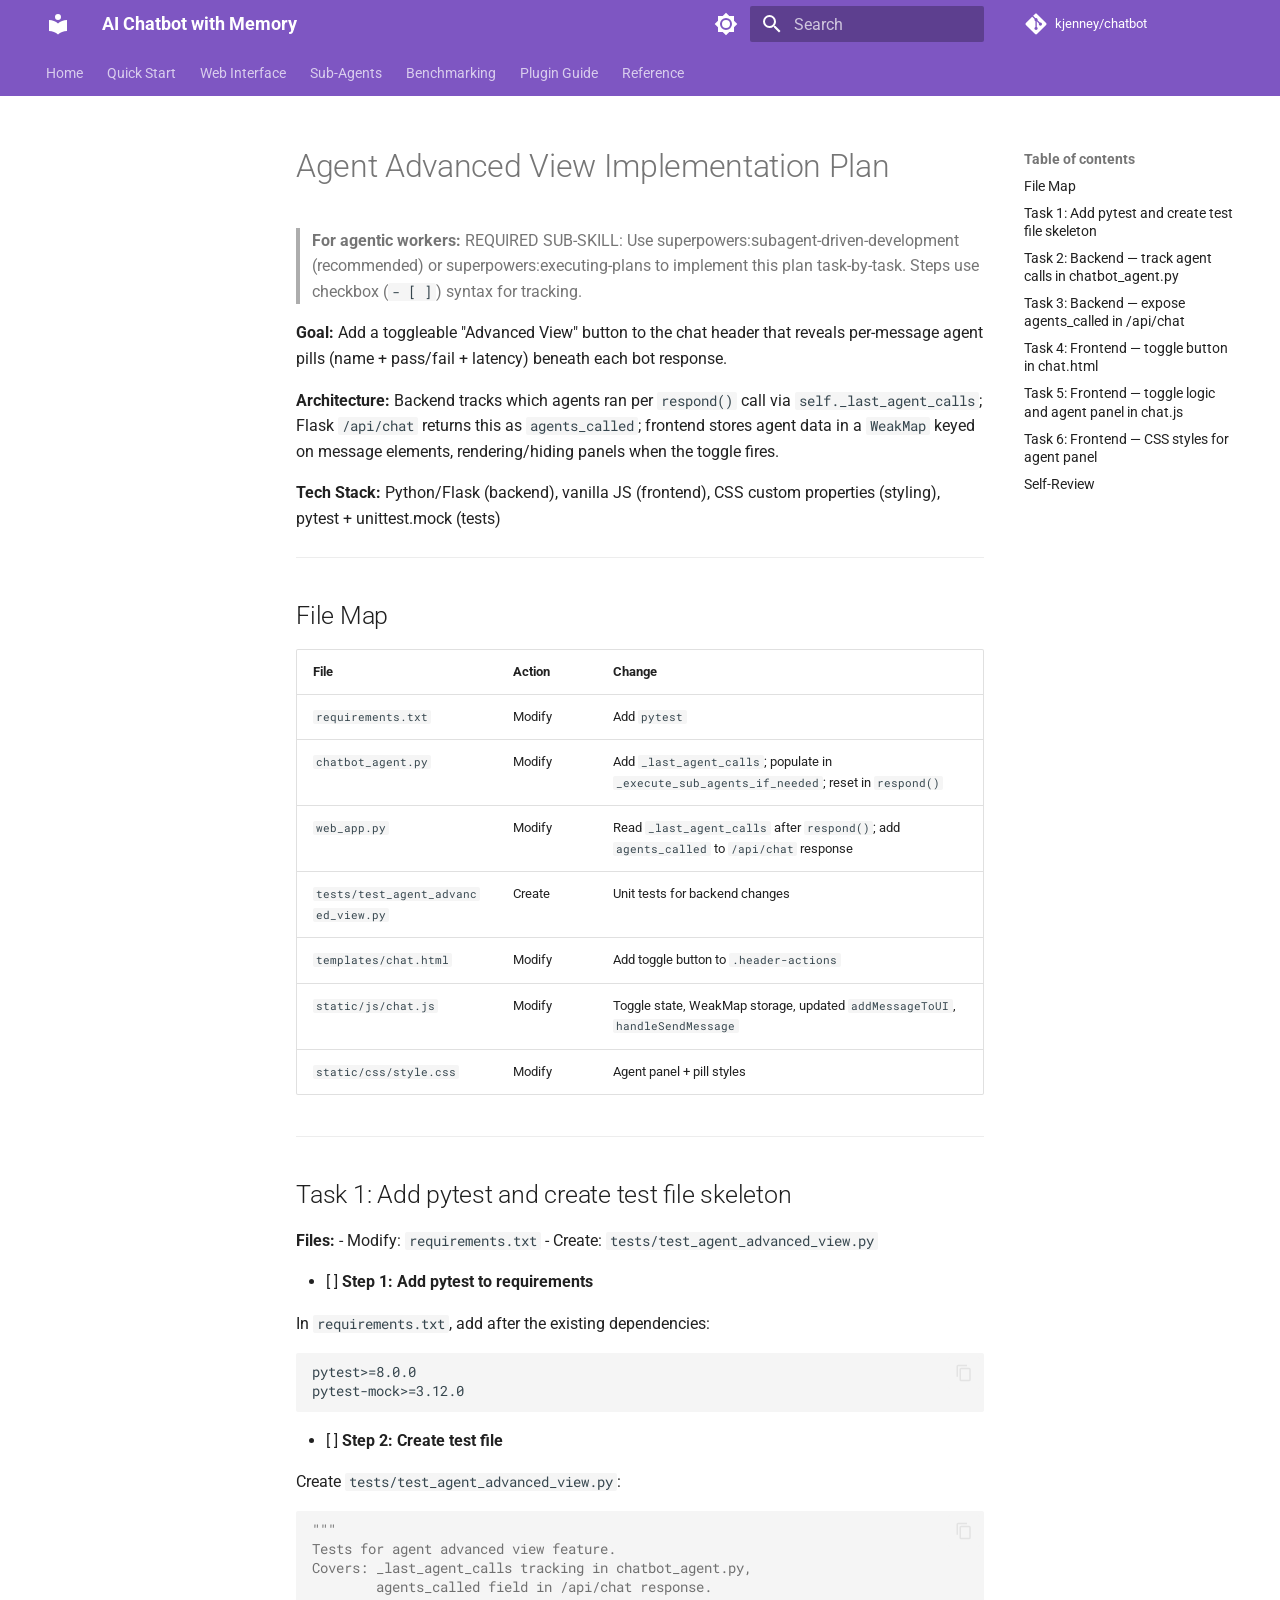
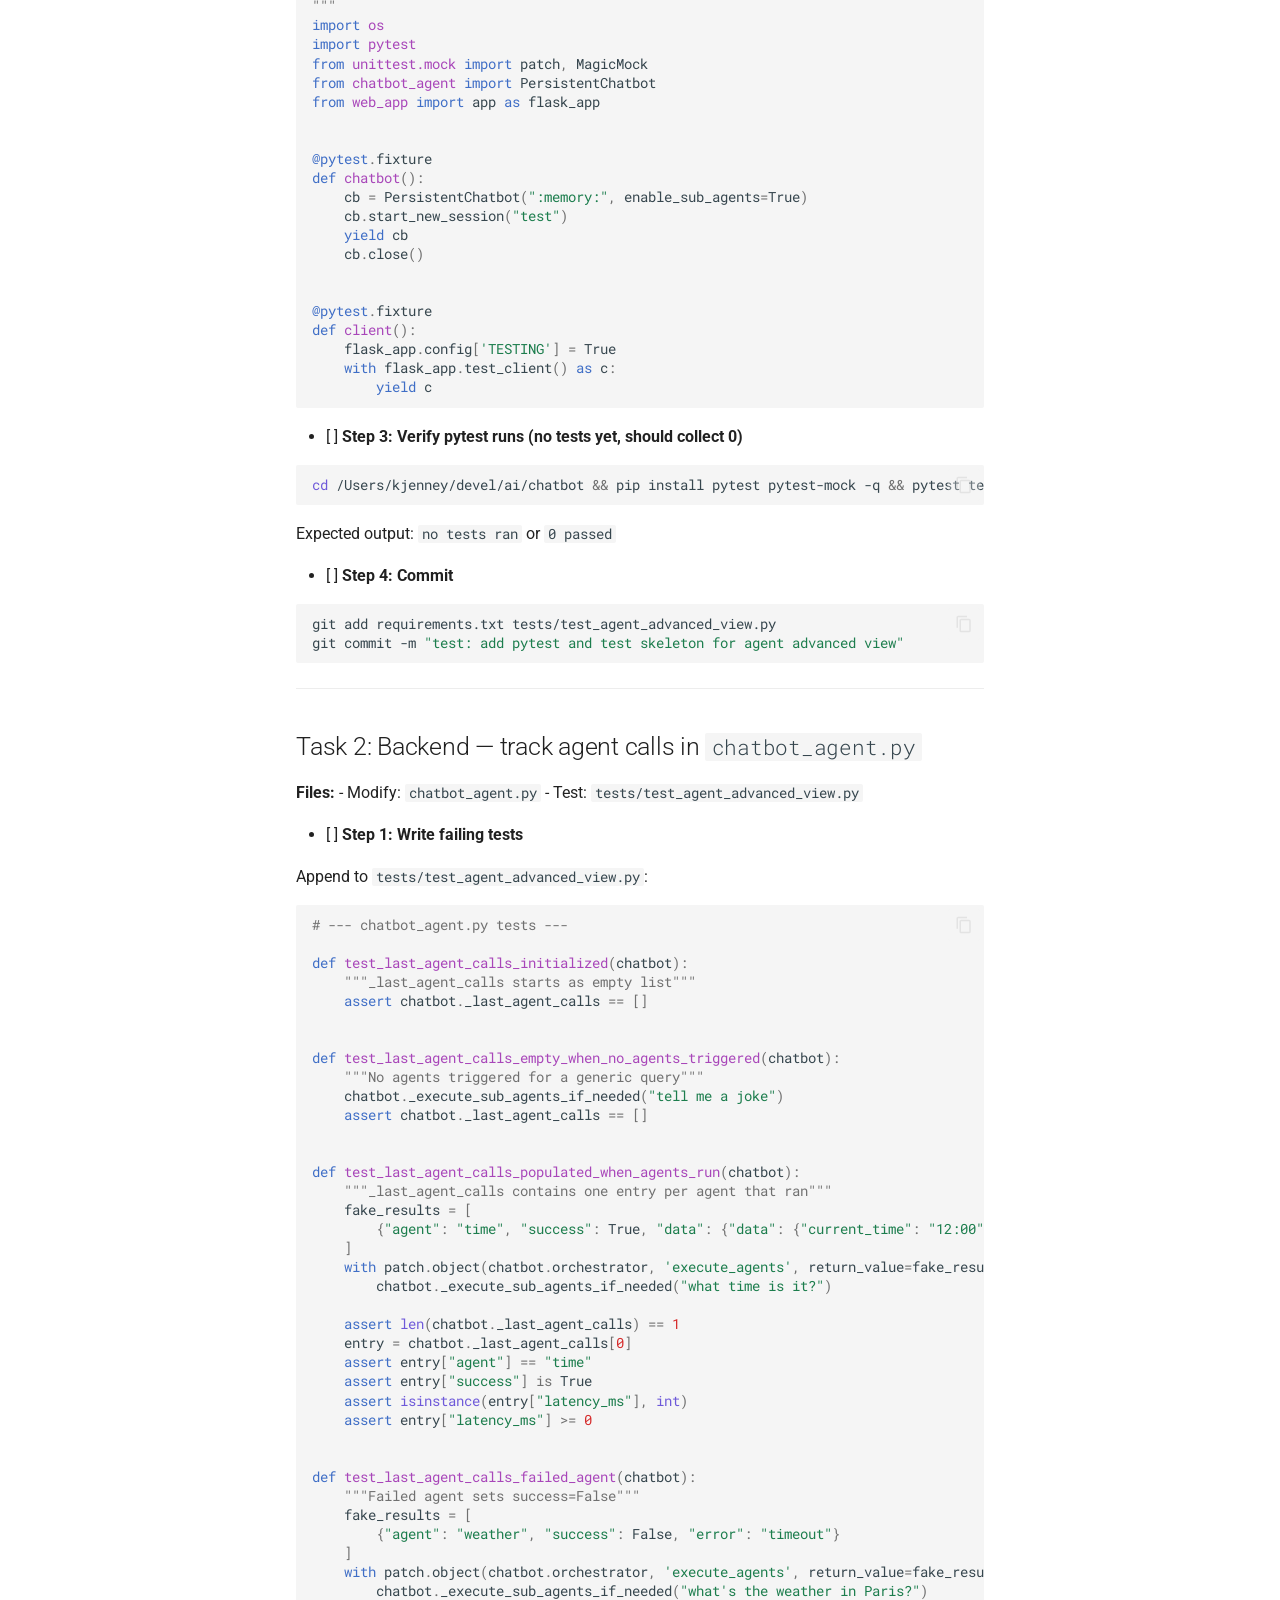
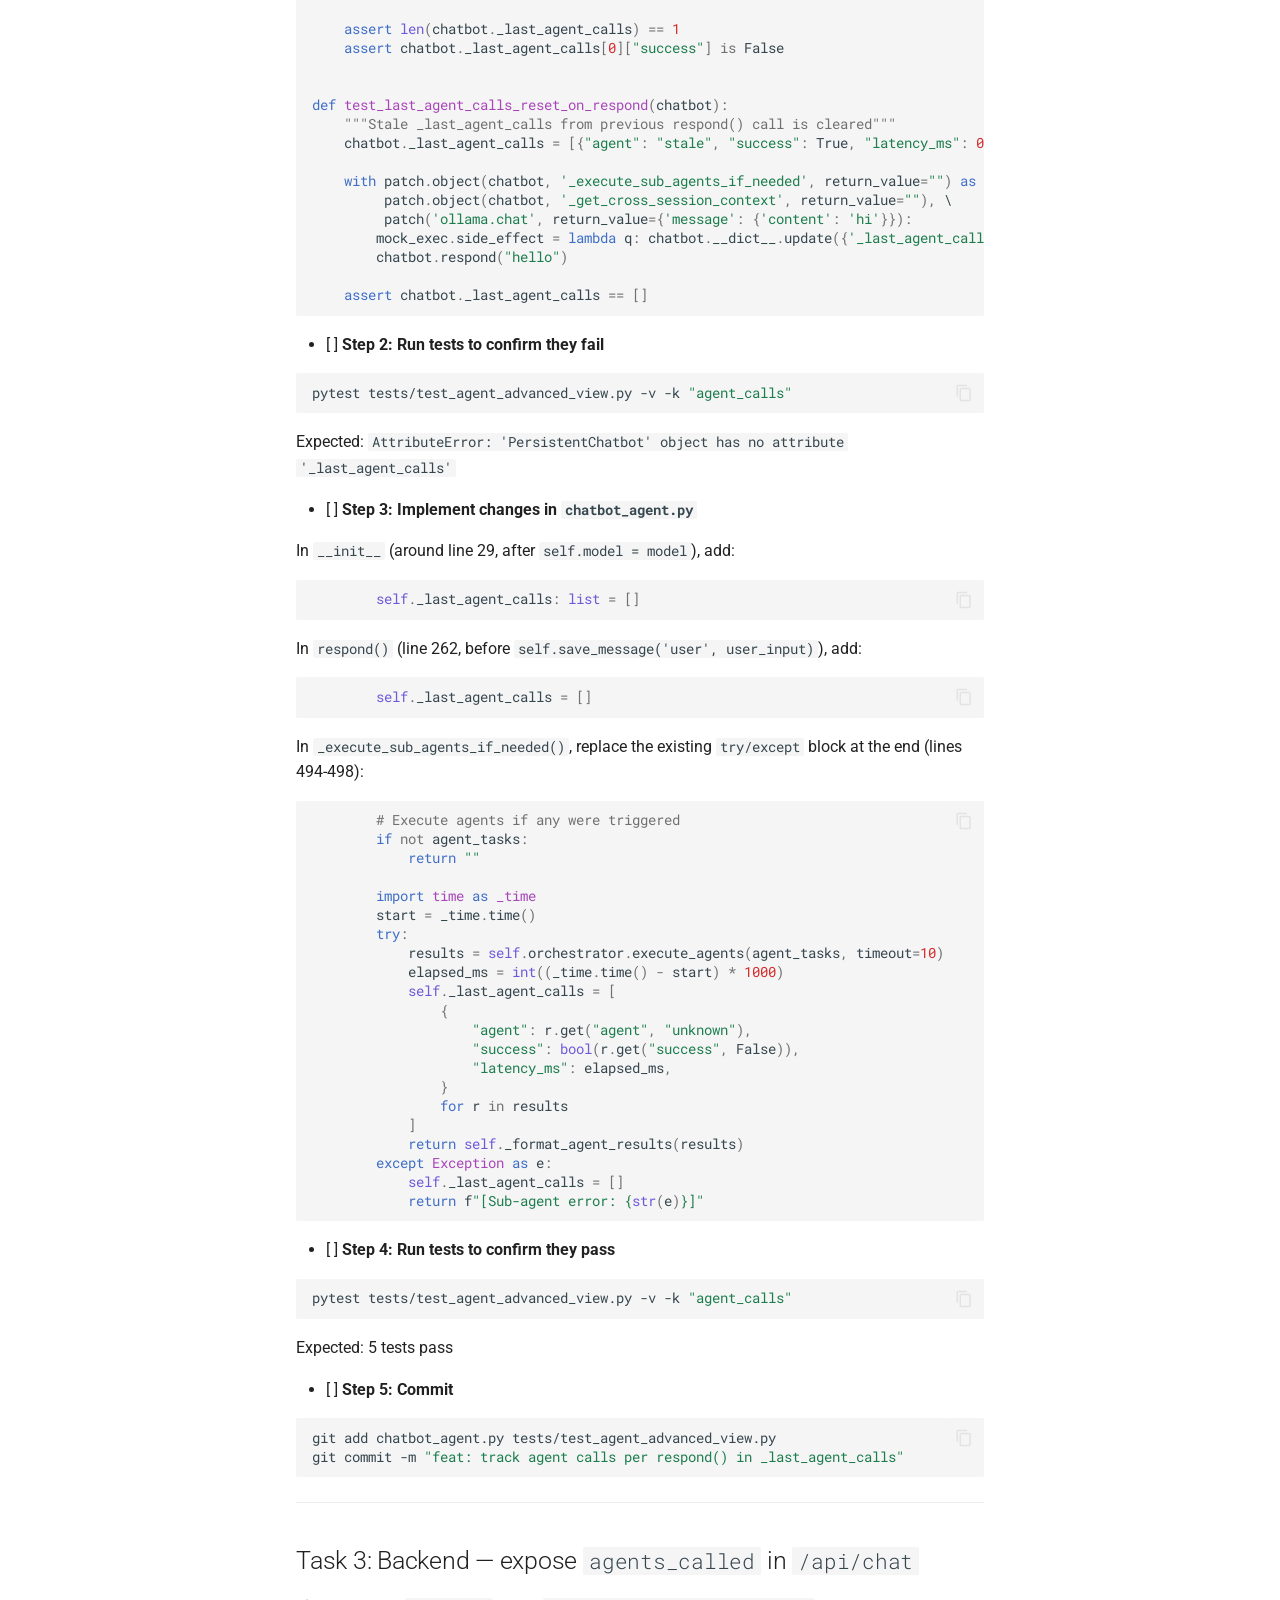
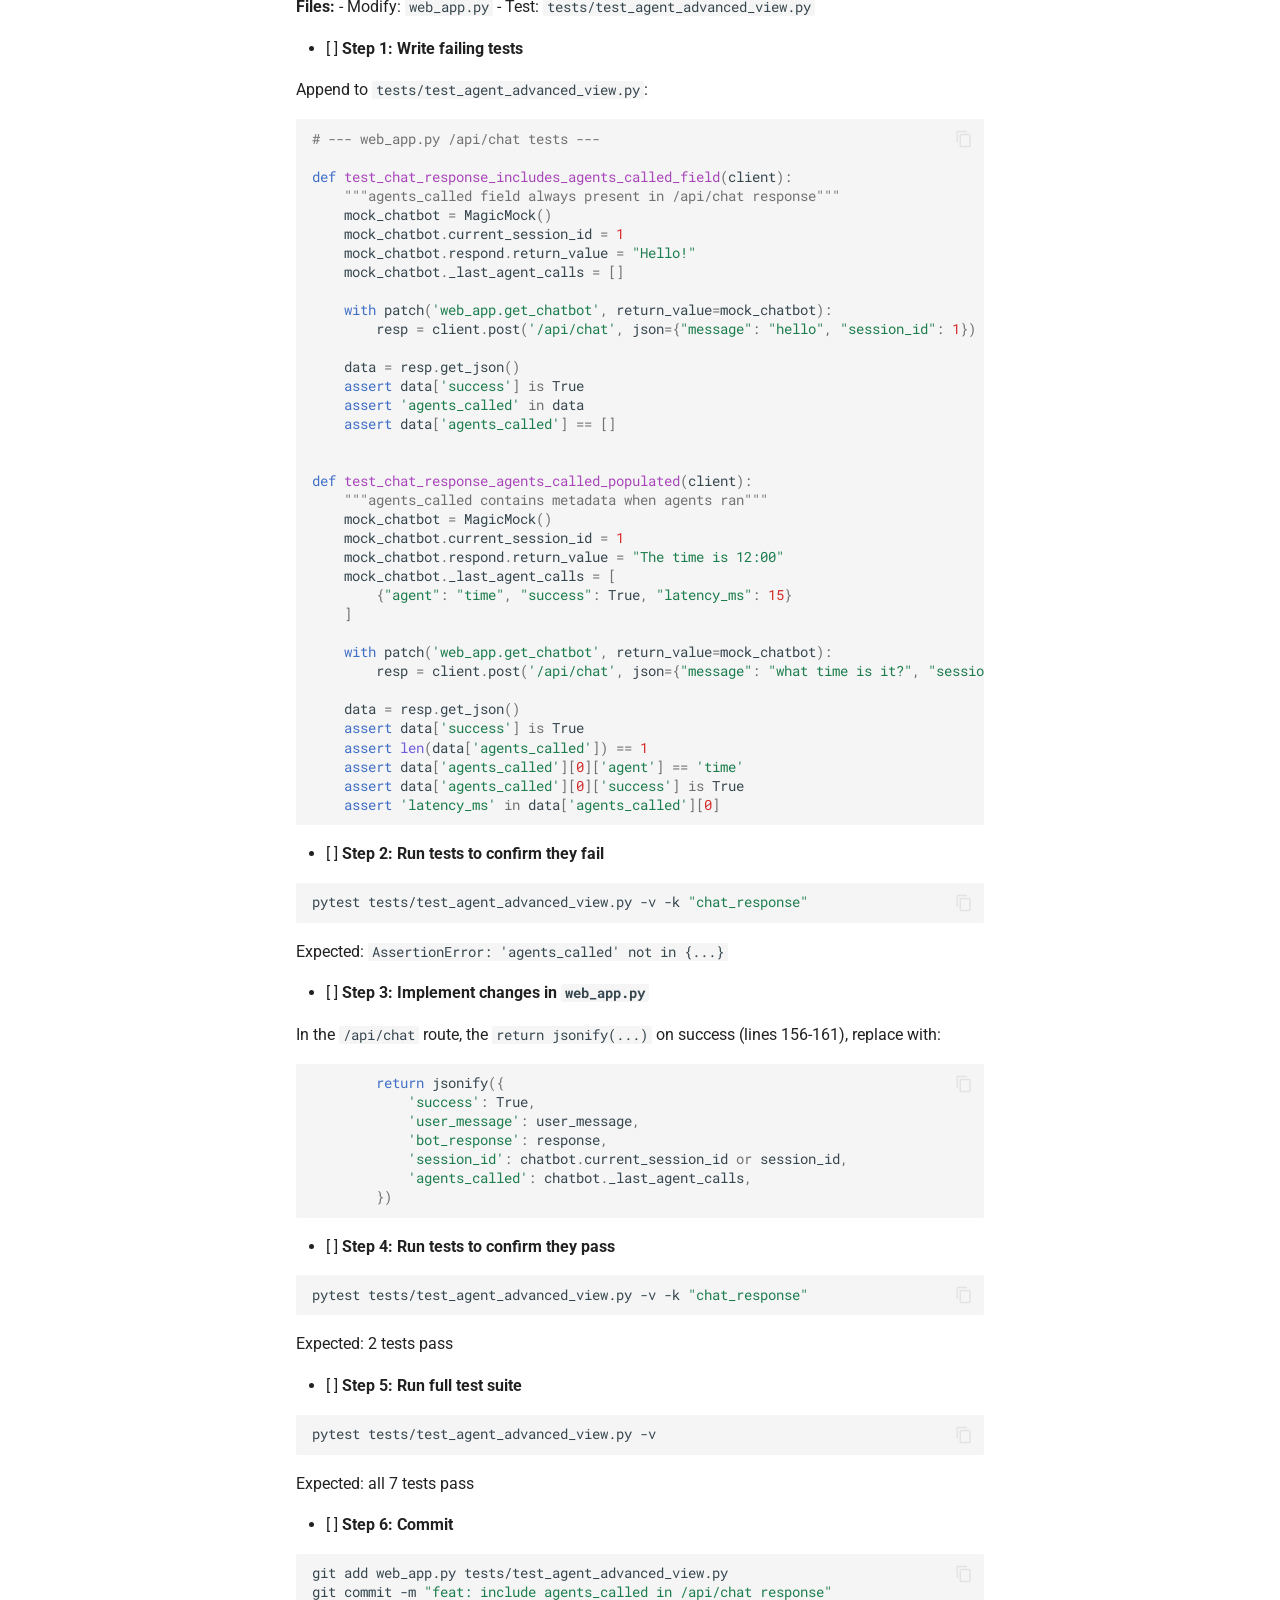
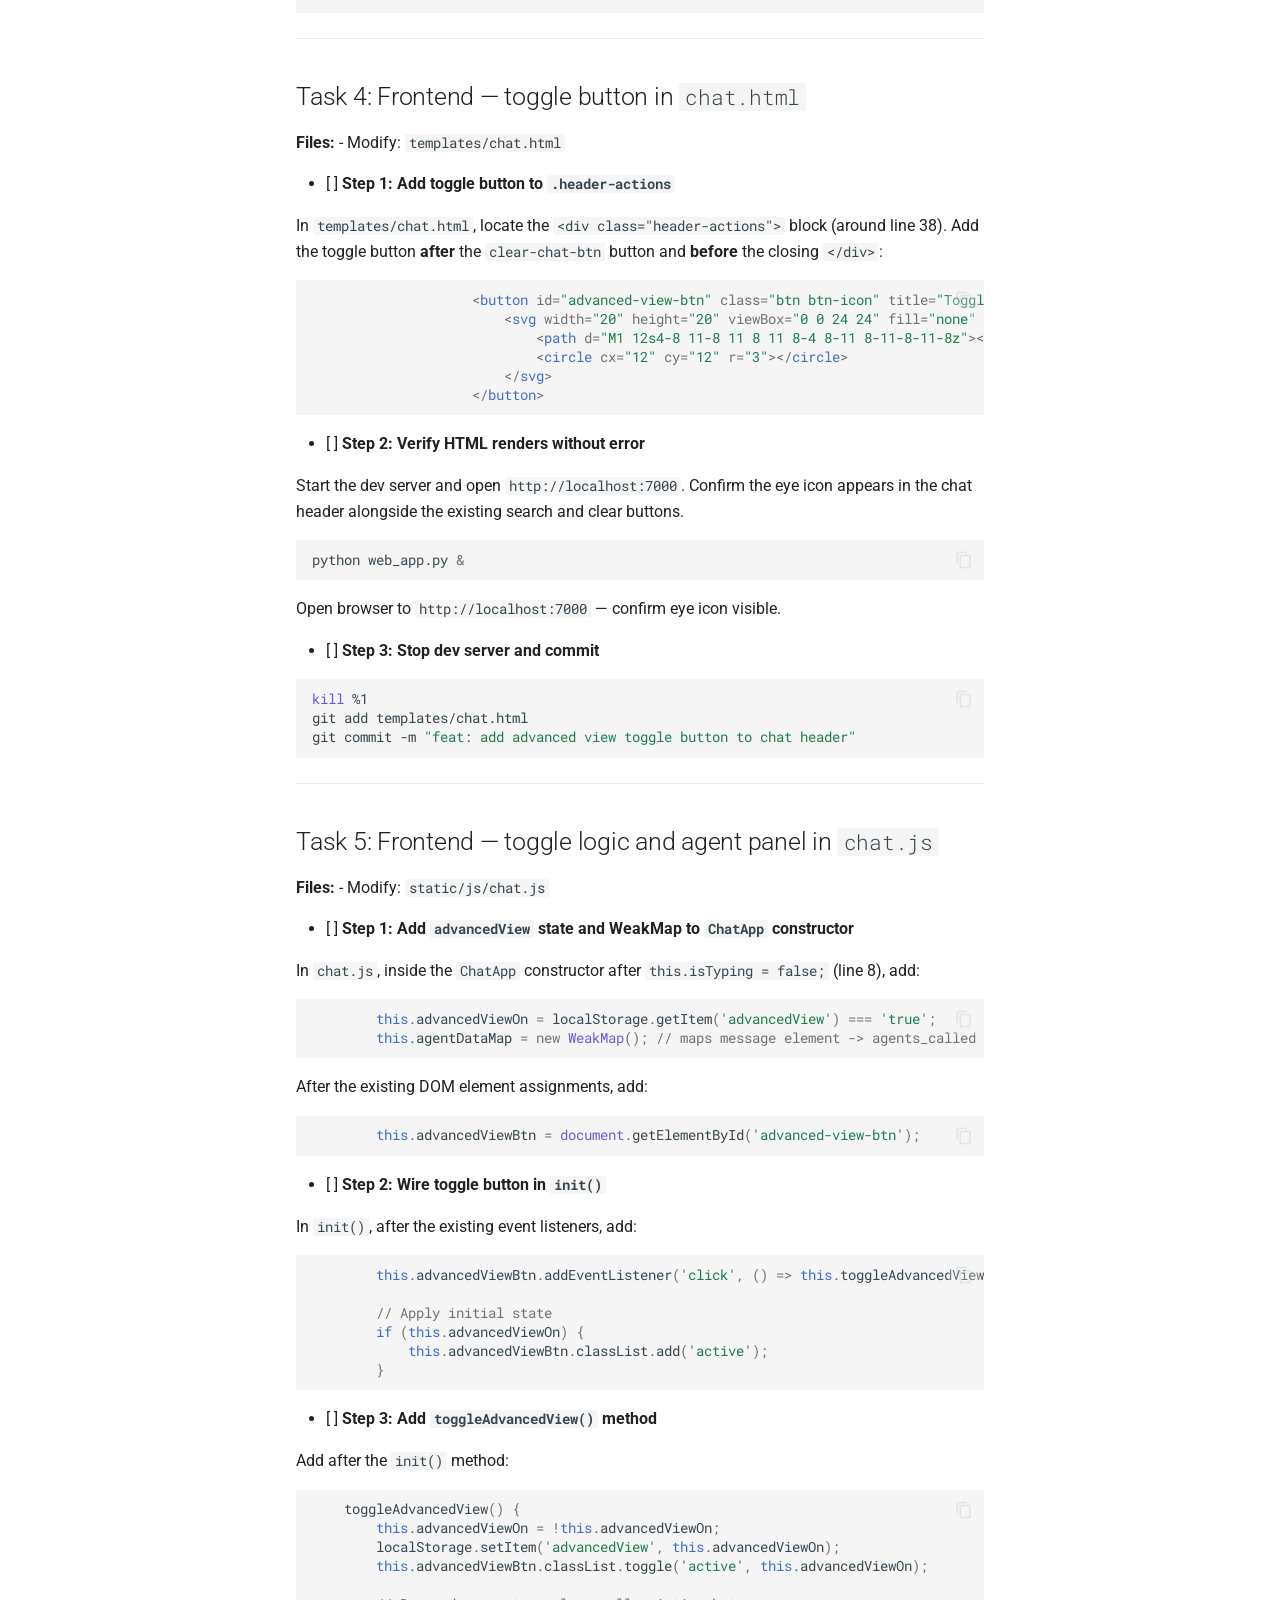
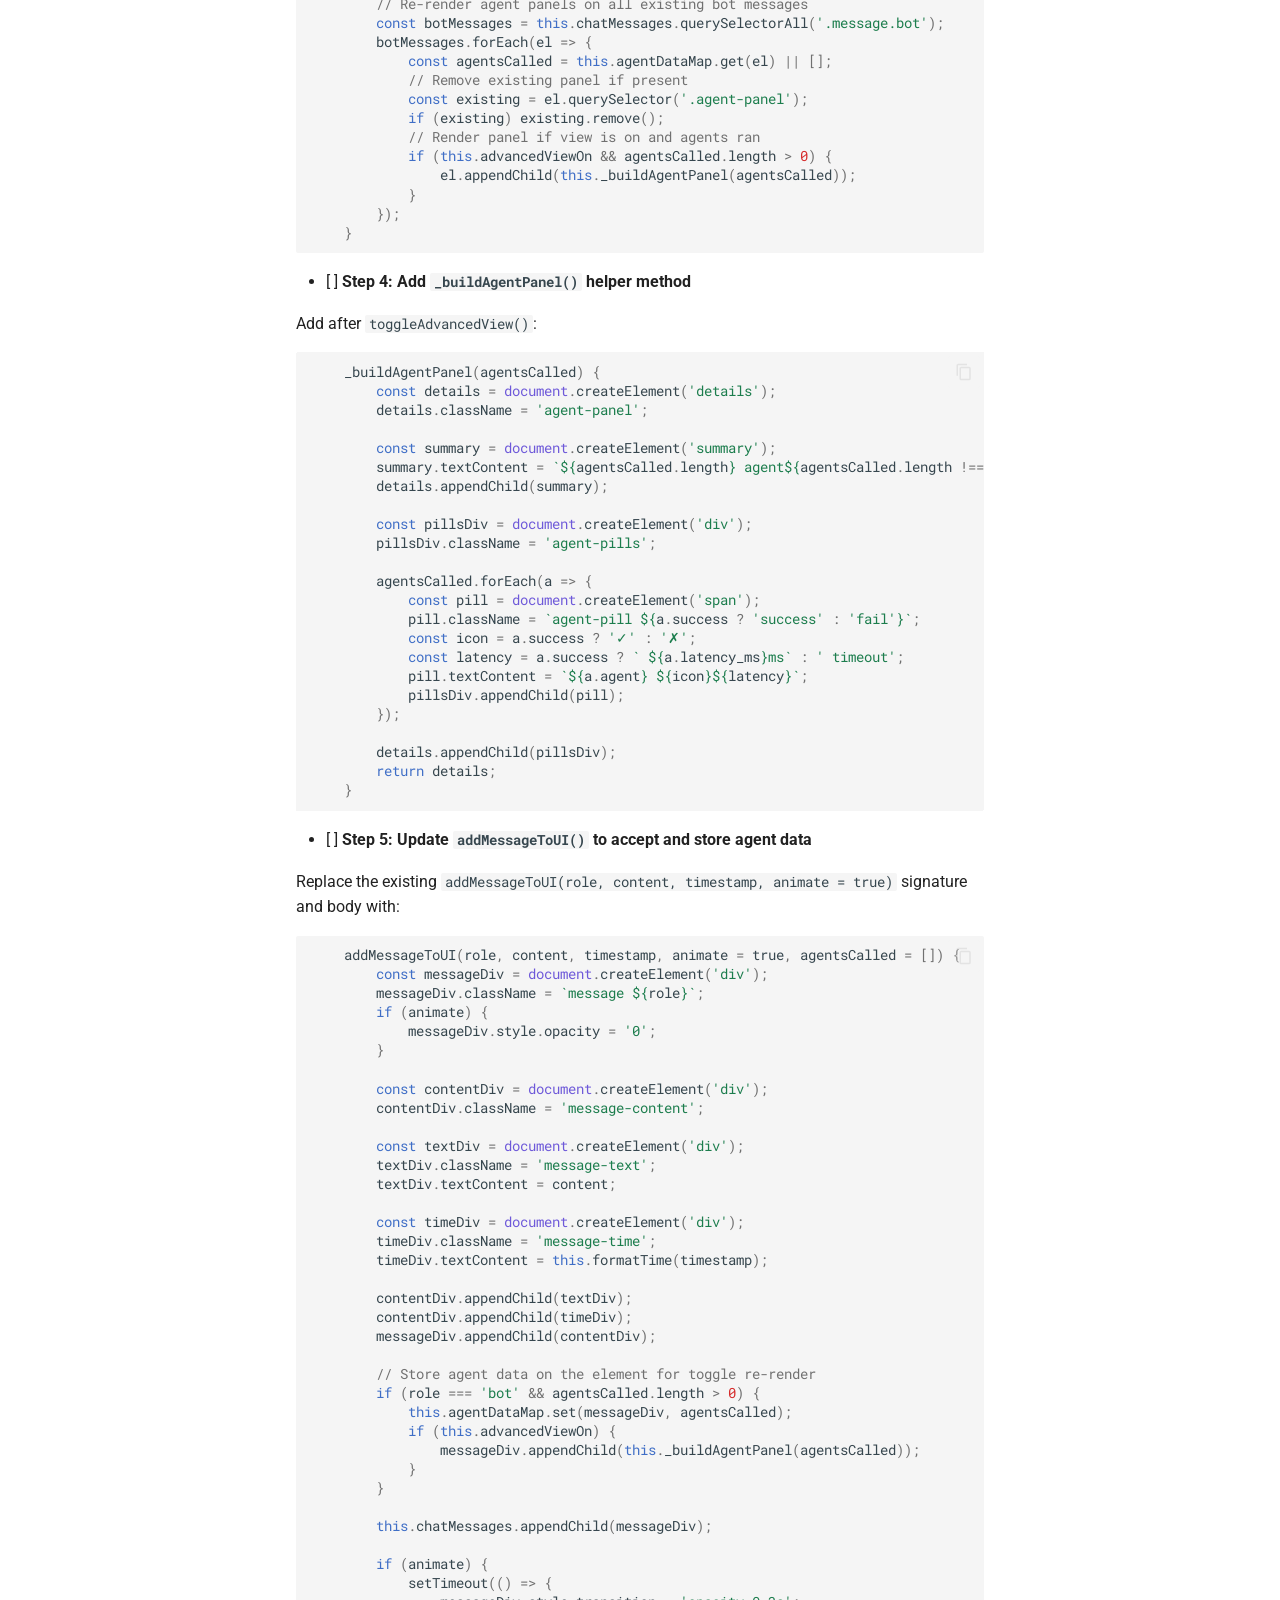
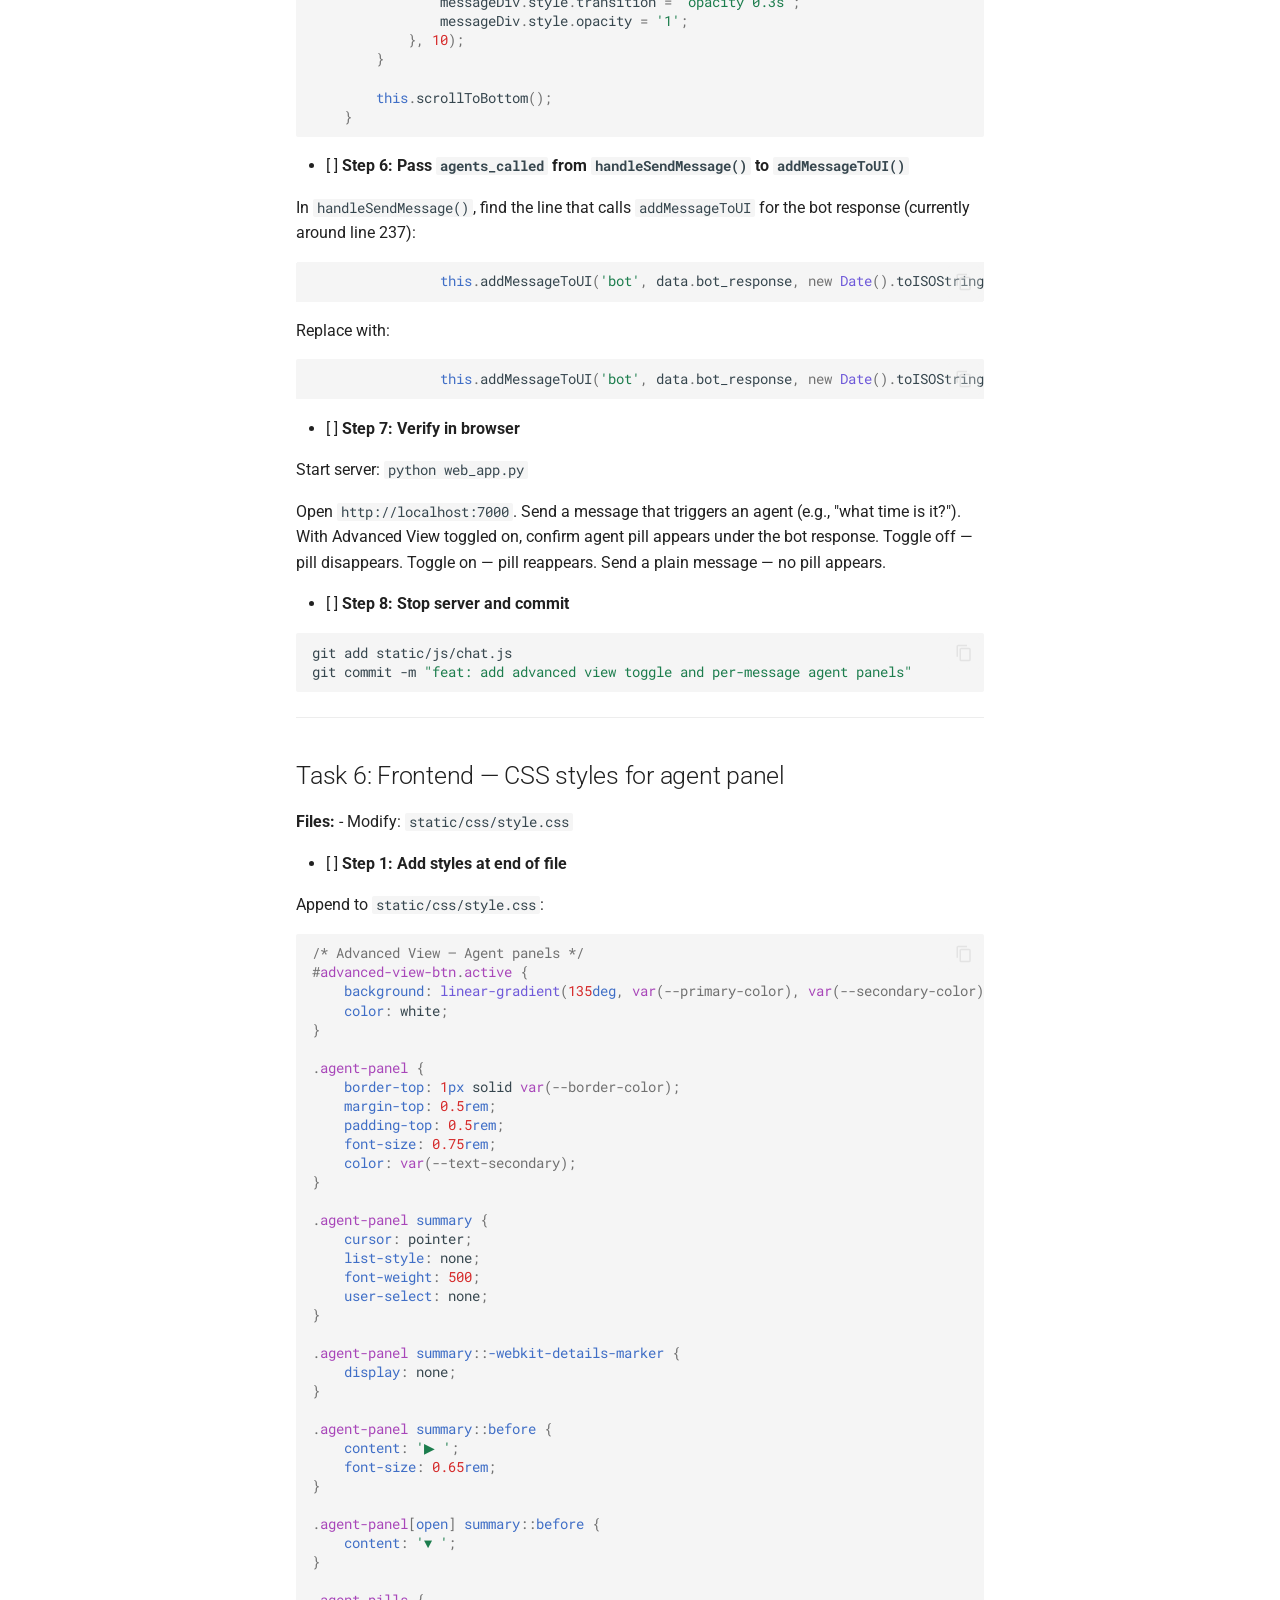
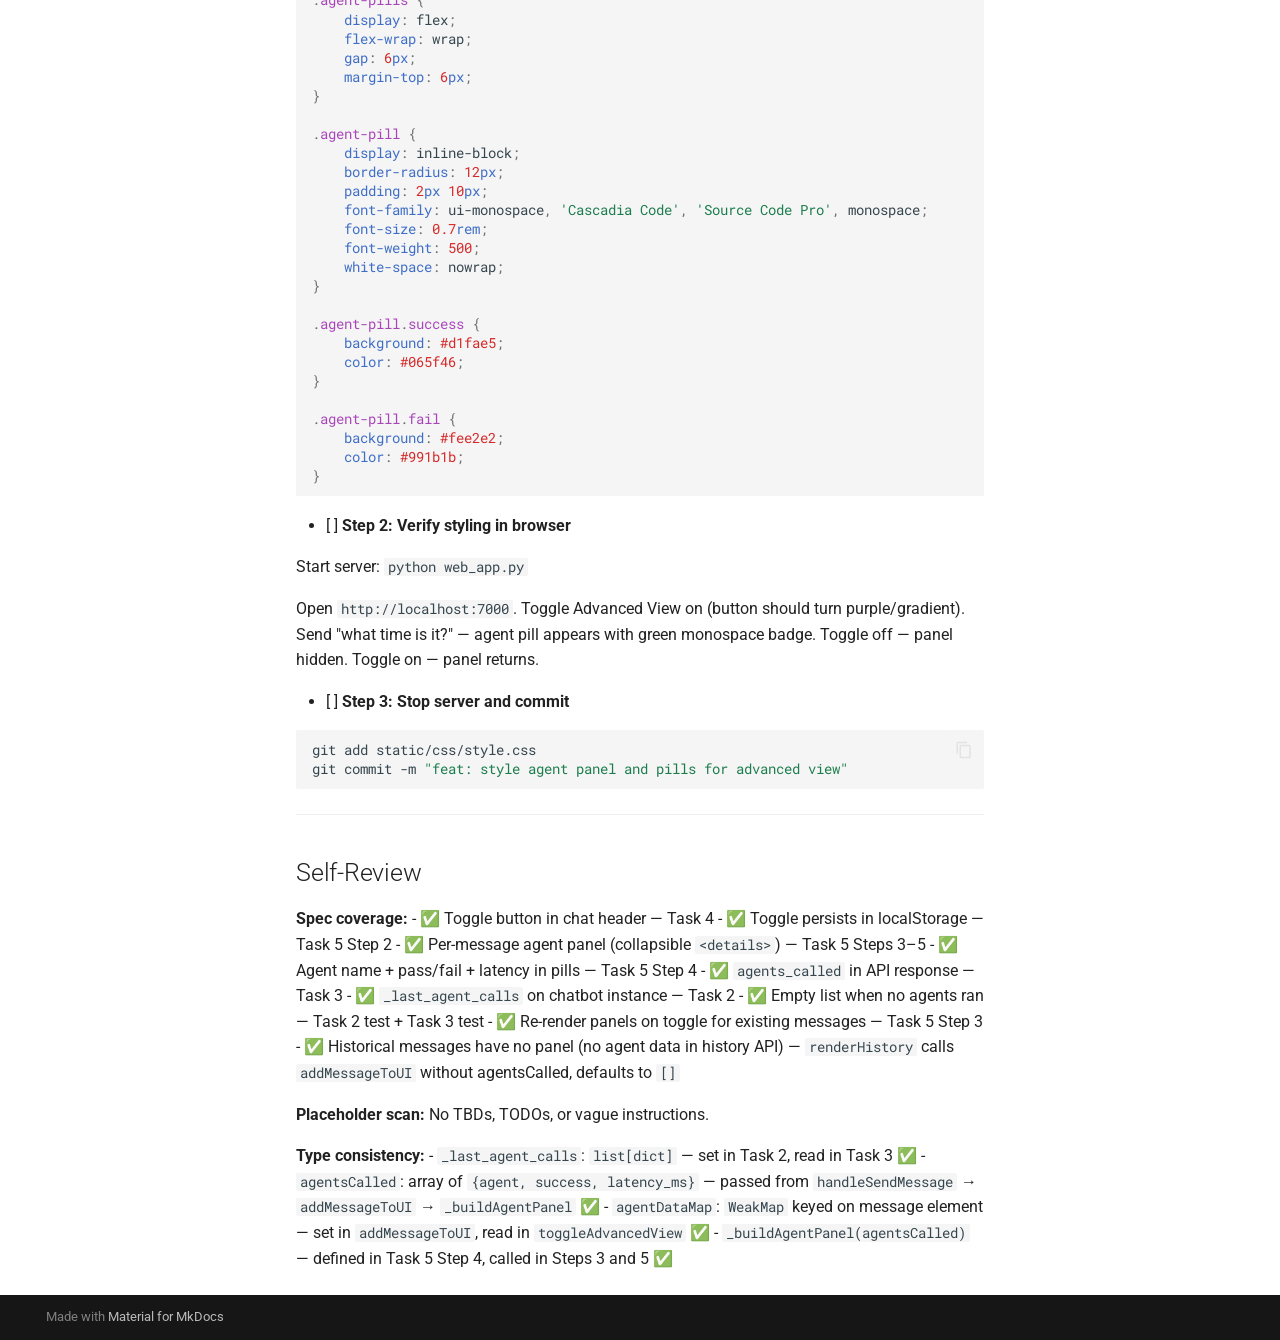
<file: superpowers/plans/2026-05-16-agent-advanced-view/index.html>
<!doctype html>
<html lang="en" class="no-js">
  <head>
    
      <meta charset="utf-8">
      <meta name="viewport" content="width=device-width,initial-scale=1">
      
        <meta name="description" content="A persistent AI chatbot powered by Ollama with a sub-agent framework and web interface">
      
      
      
        <link rel="canonical" href="https://kjenney.github.io/chatbot/superpowers/plans/2026-05-16-agent-advanced-view/">
      
      
      
      
        
      
      
      <link rel="icon" href="../../../assets/images/favicon.png">
      <meta name="generator" content="mkdocs-1.6.1, mkdocs-material-9.7.6">
    
    
      
        <title>Agent Advanced View Implementation Plan - AI Chatbot with Memory</title>
      
    
    
      <link rel="stylesheet" href="../../../assets/stylesheets/main.484c7ddc.min.css">
      
        
        <link rel="stylesheet" href="../../../assets/stylesheets/palette.ab4e12ef.min.css">
      
      


    
    
      
    
    
      
        
        
        <link rel="preconnect" href="https://fonts.gstatic.com" crossorigin>
        <link rel="stylesheet" href="https://fonts.googleapis.com/css?family=Roboto:300,300i,400,400i,700,700i%7CRoboto+Mono:400,400i,700,700i&display=fallback">
        <style>:root{--md-text-font:"Roboto";--md-code-font:"Roboto Mono"}</style>
      
    
    
    <script>__md_scope=new URL("../../..",location),__md_hash=e=>[...e].reduce(((e,_)=>(e<<5)-e+_.charCodeAt(0)),0),__md_get=(e,_=localStorage,t=__md_scope)=>JSON.parse(_.getItem(t.pathname+"."+e)),__md_set=(e,_,t=localStorage,a=__md_scope)=>{try{t.setItem(a.pathname+"."+e,JSON.stringify(_))}catch(e){}}</script>
    
      

    
    
  </head>
  
  
    
    
      
    
    
    
    
    <body dir="ltr" data-md-color-scheme="default" data-md-color-primary="deep-purple" data-md-color-accent="purple">
  
    
    <input class="md-toggle" data-md-toggle="drawer" type="checkbox" id="__drawer" autocomplete="off">
    <input class="md-toggle" data-md-toggle="search" type="checkbox" id="__search" autocomplete="off">
    <label class="md-overlay" for="__drawer"></label>
    <div data-md-component="skip">
      
        
        <a href="#agent-advanced-view-implementation-plan" class="md-skip">
          Skip to content
        </a>
      
    </div>
    <div data-md-component="announce">
      
    </div>
    
    
      

<header class="md-header" data-md-component="header">
  <nav class="md-header__inner md-grid" aria-label="Header">
    <a href="../../.." title="AI Chatbot with Memory" class="md-header__button md-logo" aria-label="AI Chatbot with Memory" data-md-component="logo">
      
  
  <svg xmlns="http://www.w3.org/2000/svg" viewBox="0 0 24 24"><path d="M12 8a3 3 0 0 0 3-3 3 3 0 0 0-3-3 3 3 0 0 0-3 3 3 3 0 0 0 3 3m0 3.54C9.64 9.35 6.5 8 3 8v11c3.5 0 6.64 1.35 9 3.54 2.36-2.19 5.5-3.54 9-3.54V8c-3.5 0-6.64 1.35-9 3.54"/></svg>

    </a>
    <label class="md-header__button md-icon" for="__drawer">
      
      <svg xmlns="http://www.w3.org/2000/svg" viewBox="0 0 24 24"><path d="M3 6h18v2H3zm0 5h18v2H3zm0 5h18v2H3z"/></svg>
    </label>
    <div class="md-header__title" data-md-component="header-title">
      <div class="md-header__ellipsis">
        <div class="md-header__topic">
          <span class="md-ellipsis">
            AI Chatbot with Memory
          </span>
        </div>
        <div class="md-header__topic" data-md-component="header-topic">
          <span class="md-ellipsis">
            
              Agent Advanced View Implementation Plan
            
          </span>
        </div>
      </div>
    </div>
    
      
        <form class="md-header__option" data-md-component="palette">
  
    
    
    
    <input class="md-option" data-md-color-media="" data-md-color-scheme="default" data-md-color-primary="deep-purple" data-md-color-accent="purple"  aria-label="Switch to dark mode"  type="radio" name="__palette" id="__palette_0">
    
      <label class="md-header__button md-icon" title="Switch to dark mode" for="__palette_1" hidden>
        <svg xmlns="http://www.w3.org/2000/svg" viewBox="0 0 24 24"><path d="M12 8a4 4 0 0 0-4 4 4 4 0 0 0 4 4 4 4 0 0 0 4-4 4 4 0 0 0-4-4m0 10a6 6 0 0 1-6-6 6 6 0 0 1 6-6 6 6 0 0 1 6 6 6 6 0 0 1-6 6m8-9.31V4h-4.69L12 .69 8.69 4H4v4.69L.69 12 4 15.31V20h4.69L12 23.31 15.31 20H20v-4.69L23.31 12z"/></svg>
      </label>
    
  
    
    
    
    <input class="md-option" data-md-color-media="" data-md-color-scheme="slate" data-md-color-primary="deep-purple" data-md-color-accent="purple"  aria-label="Switch to light mode"  type="radio" name="__palette" id="__palette_1">
    
      <label class="md-header__button md-icon" title="Switch to light mode" for="__palette_0" hidden>
        <svg xmlns="http://www.w3.org/2000/svg" viewBox="0 0 24 24"><path d="M12 18c-.89 0-1.74-.2-2.5-.55C11.56 16.5 13 14.42 13 12s-1.44-4.5-3.5-5.45C10.26 6.2 11.11 6 12 6a6 6 0 0 1 6 6 6 6 0 0 1-6 6m8-9.31V4h-4.69L12 .69 8.69 4H4v4.69L.69 12 4 15.31V20h4.69L12 23.31 15.31 20H20v-4.69L23.31 12z"/></svg>
      </label>
    
  
</form>
      
    
    
      <script>var palette=__md_get("__palette");if(palette&&palette.color){if("(prefers-color-scheme)"===palette.color.media){var media=matchMedia("(prefers-color-scheme: light)"),input=document.querySelector(media.matches?"[data-md-color-media='(prefers-color-scheme: light)']":"[data-md-color-media='(prefers-color-scheme: dark)']");palette.color.media=input.getAttribute("data-md-color-media"),palette.color.scheme=input.getAttribute("data-md-color-scheme"),palette.color.primary=input.getAttribute("data-md-color-primary"),palette.color.accent=input.getAttribute("data-md-color-accent")}for(var[key,value]of Object.entries(palette.color))document.body.setAttribute("data-md-color-"+key,value)}</script>
    
    
    
      
      
        <label class="md-header__button md-icon" for="__search">
          
          <svg xmlns="http://www.w3.org/2000/svg" viewBox="0 0 24 24"><path d="M9.5 3A6.5 6.5 0 0 1 16 9.5c0 1.61-.59 3.09-1.56 4.23l.27.27h.79l5 5-1.5 1.5-5-5v-.79l-.27-.27A6.52 6.52 0 0 1 9.5 16 6.5 6.5 0 0 1 3 9.5 6.5 6.5 0 0 1 9.5 3m0 2C7 5 5 7 5 9.5S7 14 9.5 14 14 12 14 9.5 12 5 9.5 5"/></svg>
        </label>
        <div class="md-search" data-md-component="search" role="dialog">
  <label class="md-search__overlay" for="__search"></label>
  <div class="md-search__inner" role="search">
    <form class="md-search__form" name="search">
      <input type="text" class="md-search__input" name="query" aria-label="Search" placeholder="Search" autocapitalize="off" autocorrect="off" autocomplete="off" spellcheck="false" data-md-component="search-query" required>
      <label class="md-search__icon md-icon" for="__search">
        
        <svg xmlns="http://www.w3.org/2000/svg" viewBox="0 0 24 24"><path d="M9.5 3A6.5 6.5 0 0 1 16 9.5c0 1.61-.59 3.09-1.56 4.23l.27.27h.79l5 5-1.5 1.5-5-5v-.79l-.27-.27A6.52 6.52 0 0 1 9.5 16 6.5 6.5 0 0 1 3 9.5 6.5 6.5 0 0 1 9.5 3m0 2C7 5 5 7 5 9.5S7 14 9.5 14 14 12 14 9.5 12 5 9.5 5"/></svg>
        
        <svg xmlns="http://www.w3.org/2000/svg" viewBox="0 0 24 24"><path d="M20 11v2H8l5.5 5.5-1.42 1.42L4.16 12l7.92-7.92L13.5 5.5 8 11z"/></svg>
      </label>
      <nav class="md-search__options" aria-label="Search">
        
        <button type="reset" class="md-search__icon md-icon" title="Clear" aria-label="Clear" tabindex="-1">
          
          <svg xmlns="http://www.w3.org/2000/svg" viewBox="0 0 24 24"><path d="M19 6.41 17.59 5 12 10.59 6.41 5 5 6.41 10.59 12 5 17.59 6.41 19 12 13.41 17.59 19 19 17.59 13.41 12z"/></svg>
        </button>
      </nav>
      
        <div class="md-search__suggest" data-md-component="search-suggest"></div>
      
    </form>
    <div class="md-search__output">
      <div class="md-search__scrollwrap" tabindex="0" data-md-scrollfix>
        <div class="md-search-result" data-md-component="search-result">
          <div class="md-search-result__meta">
            Initializing search
          </div>
          <ol class="md-search-result__list" role="presentation"></ol>
        </div>
      </div>
    </div>
  </div>
</div>
      
    
    
      <div class="md-header__source">
        <a href="https://github.com/kjenney/chatbot" title="Go to repository" class="md-source" data-md-component="source">
  <div class="md-source__icon md-icon">
    
    <svg xmlns="http://www.w3.org/2000/svg" viewBox="0 0 448 512"><!--! Font Awesome Free 7.1.0 by @fontawesome - https://fontawesome.com License - https://fontawesome.com/license/free (Icons: CC BY 4.0, Fonts: SIL OFL 1.1, Code: MIT License) Copyright 2025 Fonticons, Inc.--><path d="M439.6 236.1 244 40.5c-5.4-5.5-12.8-8.5-20.4-8.5s-15 3-20.4 8.4L162.5 81l51.5 51.5c27.1-9.1 52.7 16.8 43.4 43.7l49.7 49.7c34.2-11.8 61.2 31 35.5 56.7-26.5 26.5-70.2-2.9-56-37.3L240.3 199v121.9c25.3 12.5 22.3 41.8 9.1 55-6.4 6.4-15.2 10.1-24.3 10.1s-17.8-3.6-24.3-10.1c-17.6-17.6-11.1-46.9 11.2-56v-123c-20.8-8.5-24.6-30.7-18.6-45L142.6 101 8.5 235.1C3 240.6 0 247.9 0 255.5s3 15 8.5 20.4l195.6 195.7c5.4 5.4 12.7 8.4 20.4 8.4s15-3 20.4-8.4l194.7-194.7c5.4-5.4 8.4-12.8 8.4-20.4s-3-15-8.4-20.4"/></svg>
  </div>
  <div class="md-source__repository">
    kjenney/chatbot
  </div>
</a>
      </div>
    
  </nav>
  
</header>
    
    <div class="md-container" data-md-component="container">
      
      
        
          
            
<nav class="md-tabs" aria-label="Tabs" data-md-component="tabs">
  <div class="md-grid">
    <ul class="md-tabs__list">
      
        
  
  
  
  
    <li class="md-tabs__item">
      <a href="../../.." class="md-tabs__link">
        
  
  
    
  
  Home

      </a>
    </li>
  

      
        
  
  
  
  
    <li class="md-tabs__item">
      <a href="../../../QUICKSTART/" class="md-tabs__link">
        
  
  
    
  
  Quick Start

      </a>
    </li>
  

      
        
  
  
  
  
    <li class="md-tabs__item">
      <a href="../../../WEB_INTERFACE/" class="md-tabs__link">
        
  
  
    
  
  Web Interface

      </a>
    </li>
  

      
        
  
  
  
  
    
    
      <li class="md-tabs__item">
        <a href="../../../SUB_AGENTS/" class="md-tabs__link">
          
  
  
  Sub-Agents

        </a>
      </li>
    
  

      
        
  
  
  
  
    <li class="md-tabs__item">
      <a href="../../../BENCHMARKING/" class="md-tabs__link">
        
  
  
    
  
  Benchmarking

      </a>
    </li>
  

      
        
  
  
  
  
    <li class="md-tabs__item">
      <a href="../../../PLUGIN_GUIDE/" class="md-tabs__link">
        
  
  
    
  
  Plugin Guide

      </a>
    </li>
  

      
        
  
  
  
  
    <li class="md-tabs__item">
      <a href="../../../reference/" class="md-tabs__link">
        
  
  
    
  
  Reference

      </a>
    </li>
  

      
    </ul>
  </div>
</nav>
          
        
      
      <main class="md-main" data-md-component="main">
        <div class="md-main__inner md-grid">
          
            
              
              <div class="md-sidebar md-sidebar--primary" data-md-component="sidebar" data-md-type="navigation" >
                <div class="md-sidebar__scrollwrap">
                  <div class="md-sidebar__inner">
                    


  


<nav class="md-nav md-nav--primary md-nav--lifted" aria-label="Navigation" data-md-level="0">
  <label class="md-nav__title" for="__drawer">
    <a href="../../.." title="AI Chatbot with Memory" class="md-nav__button md-logo" aria-label="AI Chatbot with Memory" data-md-component="logo">
      
  
  <svg xmlns="http://www.w3.org/2000/svg" viewBox="0 0 24 24"><path d="M12 8a3 3 0 0 0 3-3 3 3 0 0 0-3-3 3 3 0 0 0-3 3 3 3 0 0 0 3 3m0 3.54C9.64 9.35 6.5 8 3 8v11c3.5 0 6.64 1.35 9 3.54 2.36-2.19 5.5-3.54 9-3.54V8c-3.5 0-6.64 1.35-9 3.54"/></svg>

    </a>
    AI Chatbot with Memory
  </label>
  
    <div class="md-nav__source">
      <a href="https://github.com/kjenney/chatbot" title="Go to repository" class="md-source" data-md-component="source">
  <div class="md-source__icon md-icon">
    
    <svg xmlns="http://www.w3.org/2000/svg" viewBox="0 0 448 512"><!--! Font Awesome Free 7.1.0 by @fontawesome - https://fontawesome.com License - https://fontawesome.com/license/free (Icons: CC BY 4.0, Fonts: SIL OFL 1.1, Code: MIT License) Copyright 2025 Fonticons, Inc.--><path d="M439.6 236.1 244 40.5c-5.4-5.5-12.8-8.5-20.4-8.5s-15 3-20.4 8.4L162.5 81l51.5 51.5c27.1-9.1 52.7 16.8 43.4 43.7l49.7 49.7c34.2-11.8 61.2 31 35.5 56.7-26.5 26.5-70.2-2.9-56-37.3L240.3 199v121.9c25.3 12.5 22.3 41.8 9.1 55-6.4 6.4-15.2 10.1-24.3 10.1s-17.8-3.6-24.3-10.1c-17.6-17.6-11.1-46.9 11.2-56v-123c-20.8-8.5-24.6-30.7-18.6-45L142.6 101 8.5 235.1C3 240.6 0 247.9 0 255.5s3 15 8.5 20.4l195.6 195.7c5.4 5.4 12.7 8.4 20.4 8.4s15-3 20.4-8.4l194.7-194.7c5.4-5.4 8.4-12.8 8.4-20.4s-3-15-8.4-20.4"/></svg>
  </div>
  <div class="md-source__repository">
    kjenney/chatbot
  </div>
</a>
    </div>
  
  <ul class="md-nav__list" data-md-scrollfix>
    
      
      
  
  
  
  
    <li class="md-nav__item">
      <a href="../../.." class="md-nav__link">
        
  
  
  <span class="md-ellipsis">
    
  
    Home
  

    
  </span>
  
  

      </a>
    </li>
  

    
      
      
  
  
  
  
    <li class="md-nav__item">
      <a href="../../../QUICKSTART/" class="md-nav__link">
        
  
  
  <span class="md-ellipsis">
    
  
    Quick Start
  

    
  </span>
  
  

      </a>
    </li>
  

    
      
      
  
  
  
  
    <li class="md-nav__item">
      <a href="../../../WEB_INTERFACE/" class="md-nav__link">
        
  
  
  <span class="md-ellipsis">
    
  
    Web Interface
  

    
  </span>
  
  

      </a>
    </li>
  

    
      
      
  
  
  
  
    
    
    
    
      
      
        
      
    
    
    <li class="md-nav__item md-nav__item--nested">
      
        
        
        <input class="md-nav__toggle md-toggle " type="checkbox" id="__nav_4" >
        
          
          <label class="md-nav__link" for="__nav_4" id="__nav_4_label" tabindex="0">
            
  
  
  <span class="md-ellipsis">
    
  
    Sub-Agents
  

    
  </span>
  
  

            <span class="md-nav__icon md-icon"></span>
          </label>
        
        <nav class="md-nav" data-md-level="1" aria-labelledby="__nav_4_label" aria-expanded="false">
          <label class="md-nav__title" for="__nav_4">
            <span class="md-nav__icon md-icon"></span>
            
  
    Sub-Agents
  

          </label>
          <ul class="md-nav__list" data-md-scrollfix>
            
              
                
  
  
  
  
    <li class="md-nav__item">
      <a href="../../../SUB_AGENTS/" class="md-nav__link">
        
  
  
  <span class="md-ellipsis">
    
  
    Overview
  

    
  </span>
  
  

      </a>
    </li>
  

              
            
              
                
  
  
  
  
    <li class="md-nav__item">
      <a href="../../../GMAIL_AGENT/" class="md-nav__link">
        
  
  
  <span class="md-ellipsis">
    
  
    Gmail Agent
  

    
  </span>
  
  

      </a>
    </li>
  

              
            
          </ul>
        </nav>
      
    </li>
  

    
      
      
  
  
  
  
    <li class="md-nav__item">
      <a href="../../../BENCHMARKING/" class="md-nav__link">
        
  
  
  <span class="md-ellipsis">
    
  
    Benchmarking
  

    
  </span>
  
  

      </a>
    </li>
  

    
      
      
  
  
  
  
    <li class="md-nav__item">
      <a href="../../../PLUGIN_GUIDE/" class="md-nav__link">
        
  
  
  <span class="md-ellipsis">
    
  
    Plugin Guide
  

    
  </span>
  
  

      </a>
    </li>
  

    
      
      
  
  
  
  
    <li class="md-nav__item">
      <a href="../../../reference/" class="md-nav__link">
        
  
  
  <span class="md-ellipsis">
    
  
    Reference
  

    
  </span>
  
  

      </a>
    </li>
  

    
  </ul>
</nav>
                  </div>
                </div>
              </div>
            
            
              
              <div class="md-sidebar md-sidebar--secondary" data-md-component="sidebar" data-md-type="toc" >
                <div class="md-sidebar__scrollwrap">
                  <div class="md-sidebar__inner">
                    

<nav class="md-nav md-nav--secondary" aria-label="Table of contents">
  
  
  
    
  
  
    <label class="md-nav__title" for="__toc">
      <span class="md-nav__icon md-icon"></span>
      Table of contents
    </label>
    <ul class="md-nav__list" data-md-component="toc" data-md-scrollfix>
      
        <li class="md-nav__item">
  <a href="#file-map" class="md-nav__link">
    <span class="md-ellipsis">
      
        File Map
      
    </span>
  </a>
  
</li>
      
        <li class="md-nav__item">
  <a href="#task-1-add-pytest-and-create-test-file-skeleton" class="md-nav__link">
    <span class="md-ellipsis">
      
        Task 1: Add pytest and create test file skeleton
      
    </span>
  </a>
  
</li>
      
        <li class="md-nav__item">
  <a href="#task-2-backend-track-agent-calls-in-chatbot_agentpy" class="md-nav__link">
    <span class="md-ellipsis">
      
        Task 2: Backend — track agent calls in chatbot_agent.py
      
    </span>
  </a>
  
</li>
      
        <li class="md-nav__item">
  <a href="#task-3-backend-expose-agents_called-in-apichat" class="md-nav__link">
    <span class="md-ellipsis">
      
        Task 3: Backend — expose agents_called in /api/chat
      
    </span>
  </a>
  
</li>
      
        <li class="md-nav__item">
  <a href="#task-4-frontend-toggle-button-in-chathtml" class="md-nav__link">
    <span class="md-ellipsis">
      
        Task 4: Frontend — toggle button in chat.html
      
    </span>
  </a>
  
</li>
      
        <li class="md-nav__item">
  <a href="#task-5-frontend-toggle-logic-and-agent-panel-in-chatjs" class="md-nav__link">
    <span class="md-ellipsis">
      
        Task 5: Frontend — toggle logic and agent panel in chat.js
      
    </span>
  </a>
  
</li>
      
        <li class="md-nav__item">
  <a href="#task-6-frontend-css-styles-for-agent-panel" class="md-nav__link">
    <span class="md-ellipsis">
      
        Task 6: Frontend — CSS styles for agent panel
      
    </span>
  </a>
  
</li>
      
        <li class="md-nav__item">
  <a href="#self-review" class="md-nav__link">
    <span class="md-ellipsis">
      
        Self-Review
      
    </span>
  </a>
  
</li>
      
    </ul>
  
</nav>
                  </div>
                </div>
              </div>
            
          
          
            <div class="md-content" data-md-component="content">
              
              <article class="md-content__inner md-typeset">
                
                  


  
  


<h1 id="agent-advanced-view-implementation-plan">Agent Advanced View Implementation Plan<a class="headerlink" href="#agent-advanced-view-implementation-plan" title="Permanent link">&para;</a></h1>
<blockquote>
<p><strong>For agentic workers:</strong> REQUIRED SUB-SKILL: Use superpowers:subagent-driven-development (recommended) or superpowers:executing-plans to implement this plan task-by-task. Steps use checkbox (<code>- [ ]</code>) syntax for tracking.</p>
</blockquote>
<p><strong>Goal:</strong> Add a toggleable "Advanced View" button to the chat header that reveals per-message agent pills (name + pass/fail + latency) beneath each bot response.</p>
<p><strong>Architecture:</strong> Backend tracks which agents ran per <code>respond()</code> call via <code>self._last_agent_calls</code>; Flask <code>/api/chat</code> returns this as <code>agents_called</code>; frontend stores agent data in a <code>WeakMap</code> keyed on message elements, rendering/hiding panels when the toggle fires.</p>
<p><strong>Tech Stack:</strong> Python/Flask (backend), vanilla JS (frontend), CSS custom properties (styling), pytest + unittest.mock (tests)</p>
<hr />
<h2 id="file-map">File Map<a class="headerlink" href="#file-map" title="Permanent link">&para;</a></h2>
<table>
<thead>
<tr>
<th>File</th>
<th>Action</th>
<th>Change</th>
</tr>
</thead>
<tbody>
<tr>
<td><code>requirements.txt</code></td>
<td>Modify</td>
<td>Add <code>pytest</code></td>
</tr>
<tr>
<td><code>chatbot_agent.py</code></td>
<td>Modify</td>
<td>Add <code>_last_agent_calls</code>; populate in <code>_execute_sub_agents_if_needed</code>; reset in <code>respond()</code></td>
</tr>
<tr>
<td><code>web_app.py</code></td>
<td>Modify</td>
<td>Read <code>_last_agent_calls</code> after <code>respond()</code>; add <code>agents_called</code> to <code>/api/chat</code> response</td>
</tr>
<tr>
<td><code>tests/test_agent_advanced_view.py</code></td>
<td>Create</td>
<td>Unit tests for backend changes</td>
</tr>
<tr>
<td><code>templates/chat.html</code></td>
<td>Modify</td>
<td>Add toggle button to <code>.header-actions</code></td>
</tr>
<tr>
<td><code>static/js/chat.js</code></td>
<td>Modify</td>
<td>Toggle state, WeakMap storage, updated <code>addMessageToUI</code>, <code>handleSendMessage</code></td>
</tr>
<tr>
<td><code>static/css/style.css</code></td>
<td>Modify</td>
<td>Agent panel + pill styles</td>
</tr>
</tbody>
</table>
<hr />
<h2 id="task-1-add-pytest-and-create-test-file-skeleton">Task 1: Add pytest and create test file skeleton<a class="headerlink" href="#task-1-add-pytest-and-create-test-file-skeleton" title="Permanent link">&para;</a></h2>
<p><strong>Files:</strong>
- Modify: <code>requirements.txt</code>
- Create: <code>tests/test_agent_advanced_view.py</code></p>
<ul>
<li>[ ] <strong>Step 1: Add pytest to requirements</strong></li>
</ul>
<p>In <code>requirements.txt</code>, add after the existing dependencies:</p>
<div class="highlight"><pre><span></span><code><a id="__codelineno-0-1" name="__codelineno-0-1" href="#__codelineno-0-1"></a>pytest&gt;=8.0.0
<a id="__codelineno-0-2" name="__codelineno-0-2" href="#__codelineno-0-2"></a>pytest-mock&gt;=3.12.0
</code></pre></div>
<ul>
<li>[ ] <strong>Step 2: Create test file</strong></li>
</ul>
<p>Create <code>tests/test_agent_advanced_view.py</code>:</p>
<div class="highlight"><pre><span></span><code><a id="__codelineno-1-1" name="__codelineno-1-1" href="#__codelineno-1-1"></a><span class="sd">&quot;&quot;&quot;</span>
<a id="__codelineno-1-2" name="__codelineno-1-2" href="#__codelineno-1-2"></a><span class="sd">Tests for agent advanced view feature.</span>
<a id="__codelineno-1-3" name="__codelineno-1-3" href="#__codelineno-1-3"></a><span class="sd">Covers: _last_agent_calls tracking in chatbot_agent.py,</span>
<a id="__codelineno-1-4" name="__codelineno-1-4" href="#__codelineno-1-4"></a><span class="sd">        agents_called field in /api/chat response.</span>
<a id="__codelineno-1-5" name="__codelineno-1-5" href="#__codelineno-1-5"></a><span class="sd">&quot;&quot;&quot;</span>
<a id="__codelineno-1-6" name="__codelineno-1-6" href="#__codelineno-1-6"></a><span class="kn">import</span><span class="w"> </span><span class="nn">os</span>
<a id="__codelineno-1-7" name="__codelineno-1-7" href="#__codelineno-1-7"></a><span class="kn">import</span><span class="w"> </span><span class="nn">pytest</span>
<a id="__codelineno-1-8" name="__codelineno-1-8" href="#__codelineno-1-8"></a><span class="kn">from</span><span class="w"> </span><span class="nn">unittest.mock</span><span class="w"> </span><span class="kn">import</span> <span class="n">patch</span><span class="p">,</span> <span class="n">MagicMock</span>
<a id="__codelineno-1-9" name="__codelineno-1-9" href="#__codelineno-1-9"></a><span class="kn">from</span><span class="w"> </span><span class="nn">chatbot_agent</span><span class="w"> </span><span class="kn">import</span> <span class="n">PersistentChatbot</span>
<a id="__codelineno-1-10" name="__codelineno-1-10" href="#__codelineno-1-10"></a><span class="kn">from</span><span class="w"> </span><span class="nn">web_app</span><span class="w"> </span><span class="kn">import</span> <span class="n">app</span> <span class="k">as</span> <span class="n">flask_app</span>
<a id="__codelineno-1-11" name="__codelineno-1-11" href="#__codelineno-1-11"></a>
<a id="__codelineno-1-12" name="__codelineno-1-12" href="#__codelineno-1-12"></a>
<a id="__codelineno-1-13" name="__codelineno-1-13" href="#__codelineno-1-13"></a><span class="nd">@pytest</span><span class="o">.</span><span class="n">fixture</span>
<a id="__codelineno-1-14" name="__codelineno-1-14" href="#__codelineno-1-14"></a><span class="k">def</span><span class="w"> </span><span class="nf">chatbot</span><span class="p">():</span>
<a id="__codelineno-1-15" name="__codelineno-1-15" href="#__codelineno-1-15"></a>    <span class="n">cb</span> <span class="o">=</span> <span class="n">PersistentChatbot</span><span class="p">(</span><span class="s2">&quot;:memory:&quot;</span><span class="p">,</span> <span class="n">enable_sub_agents</span><span class="o">=</span><span class="kc">True</span><span class="p">)</span>
<a id="__codelineno-1-16" name="__codelineno-1-16" href="#__codelineno-1-16"></a>    <span class="n">cb</span><span class="o">.</span><span class="n">start_new_session</span><span class="p">(</span><span class="s2">&quot;test&quot;</span><span class="p">)</span>
<a id="__codelineno-1-17" name="__codelineno-1-17" href="#__codelineno-1-17"></a>    <span class="k">yield</span> <span class="n">cb</span>
<a id="__codelineno-1-18" name="__codelineno-1-18" href="#__codelineno-1-18"></a>    <span class="n">cb</span><span class="o">.</span><span class="n">close</span><span class="p">()</span>
<a id="__codelineno-1-19" name="__codelineno-1-19" href="#__codelineno-1-19"></a>
<a id="__codelineno-1-20" name="__codelineno-1-20" href="#__codelineno-1-20"></a>
<a id="__codelineno-1-21" name="__codelineno-1-21" href="#__codelineno-1-21"></a><span class="nd">@pytest</span><span class="o">.</span><span class="n">fixture</span>
<a id="__codelineno-1-22" name="__codelineno-1-22" href="#__codelineno-1-22"></a><span class="k">def</span><span class="w"> </span><span class="nf">client</span><span class="p">():</span>
<a id="__codelineno-1-23" name="__codelineno-1-23" href="#__codelineno-1-23"></a>    <span class="n">flask_app</span><span class="o">.</span><span class="n">config</span><span class="p">[</span><span class="s1">&#39;TESTING&#39;</span><span class="p">]</span> <span class="o">=</span> <span class="kc">True</span>
<a id="__codelineno-1-24" name="__codelineno-1-24" href="#__codelineno-1-24"></a>    <span class="k">with</span> <span class="n">flask_app</span><span class="o">.</span><span class="n">test_client</span><span class="p">()</span> <span class="k">as</span> <span class="n">c</span><span class="p">:</span>
<a id="__codelineno-1-25" name="__codelineno-1-25" href="#__codelineno-1-25"></a>        <span class="k">yield</span> <span class="n">c</span>
</code></pre></div>
<ul>
<li>[ ] <strong>Step 3: Verify pytest runs (no tests yet, should collect 0)</strong></li>
</ul>
<div class="highlight"><pre><span></span><code><a id="__codelineno-2-1" name="__codelineno-2-1" href="#__codelineno-2-1"></a><span class="nb">cd</span><span class="w"> </span>/Users/kjenney/devel/ai/chatbot<span class="w"> </span><span class="o">&amp;&amp;</span><span class="w"> </span>pip<span class="w"> </span>install<span class="w"> </span>pytest<span class="w"> </span>pytest-mock<span class="w"> </span>-q<span class="w"> </span><span class="o">&amp;&amp;</span><span class="w"> </span>pytest<span class="w"> </span>tests/test_agent_advanced_view.py<span class="w"> </span>-v
</code></pre></div>
<p>Expected output: <code>no tests ran</code> or <code>0 passed</code></p>
<ul>
<li>[ ] <strong>Step 4: Commit</strong></li>
</ul>
<div class="highlight"><pre><span></span><code><a id="__codelineno-3-1" name="__codelineno-3-1" href="#__codelineno-3-1"></a>git<span class="w"> </span>add<span class="w"> </span>requirements.txt<span class="w"> </span>tests/test_agent_advanced_view.py
<a id="__codelineno-3-2" name="__codelineno-3-2" href="#__codelineno-3-2"></a>git<span class="w"> </span>commit<span class="w"> </span>-m<span class="w"> </span><span class="s2">&quot;test: add pytest and test skeleton for agent advanced view&quot;</span>
</code></pre></div>
<hr />
<h2 id="task-2-backend-track-agent-calls-in-chatbot_agentpy">Task 2: Backend — track agent calls in <code>chatbot_agent.py</code><a class="headerlink" href="#task-2-backend-track-agent-calls-in-chatbot_agentpy" title="Permanent link">&para;</a></h2>
<p><strong>Files:</strong>
- Modify: <code>chatbot_agent.py</code>
- Test: <code>tests/test_agent_advanced_view.py</code></p>
<ul>
<li>[ ] <strong>Step 1: Write failing tests</strong></li>
</ul>
<p>Append to <code>tests/test_agent_advanced_view.py</code>:</p>
<div class="highlight"><pre><span></span><code><a id="__codelineno-4-1" name="__codelineno-4-1" href="#__codelineno-4-1"></a><span class="c1"># --- chatbot_agent.py tests ---</span>
<a id="__codelineno-4-2" name="__codelineno-4-2" href="#__codelineno-4-2"></a>
<a id="__codelineno-4-3" name="__codelineno-4-3" href="#__codelineno-4-3"></a><span class="k">def</span><span class="w"> </span><span class="nf">test_last_agent_calls_initialized</span><span class="p">(</span><span class="n">chatbot</span><span class="p">):</span>
<a id="__codelineno-4-4" name="__codelineno-4-4" href="#__codelineno-4-4"></a><span class="w">    </span><span class="sd">&quot;&quot;&quot;_last_agent_calls starts as empty list&quot;&quot;&quot;</span>
<a id="__codelineno-4-5" name="__codelineno-4-5" href="#__codelineno-4-5"></a>    <span class="k">assert</span> <span class="n">chatbot</span><span class="o">.</span><span class="n">_last_agent_calls</span> <span class="o">==</span> <span class="p">[]</span>
<a id="__codelineno-4-6" name="__codelineno-4-6" href="#__codelineno-4-6"></a>
<a id="__codelineno-4-7" name="__codelineno-4-7" href="#__codelineno-4-7"></a>
<a id="__codelineno-4-8" name="__codelineno-4-8" href="#__codelineno-4-8"></a><span class="k">def</span><span class="w"> </span><span class="nf">test_last_agent_calls_empty_when_no_agents_triggered</span><span class="p">(</span><span class="n">chatbot</span><span class="p">):</span>
<a id="__codelineno-4-9" name="__codelineno-4-9" href="#__codelineno-4-9"></a><span class="w">    </span><span class="sd">&quot;&quot;&quot;No agents triggered for a generic query&quot;&quot;&quot;</span>
<a id="__codelineno-4-10" name="__codelineno-4-10" href="#__codelineno-4-10"></a>    <span class="n">chatbot</span><span class="o">.</span><span class="n">_execute_sub_agents_if_needed</span><span class="p">(</span><span class="s2">&quot;tell me a joke&quot;</span><span class="p">)</span>
<a id="__codelineno-4-11" name="__codelineno-4-11" href="#__codelineno-4-11"></a>    <span class="k">assert</span> <span class="n">chatbot</span><span class="o">.</span><span class="n">_last_agent_calls</span> <span class="o">==</span> <span class="p">[]</span>
<a id="__codelineno-4-12" name="__codelineno-4-12" href="#__codelineno-4-12"></a>
<a id="__codelineno-4-13" name="__codelineno-4-13" href="#__codelineno-4-13"></a>
<a id="__codelineno-4-14" name="__codelineno-4-14" href="#__codelineno-4-14"></a><span class="k">def</span><span class="w"> </span><span class="nf">test_last_agent_calls_populated_when_agents_run</span><span class="p">(</span><span class="n">chatbot</span><span class="p">):</span>
<a id="__codelineno-4-15" name="__codelineno-4-15" href="#__codelineno-4-15"></a><span class="w">    </span><span class="sd">&quot;&quot;&quot;_last_agent_calls contains one entry per agent that ran&quot;&quot;&quot;</span>
<a id="__codelineno-4-16" name="__codelineno-4-16" href="#__codelineno-4-16"></a>    <span class="n">fake_results</span> <span class="o">=</span> <span class="p">[</span>
<a id="__codelineno-4-17" name="__codelineno-4-17" href="#__codelineno-4-17"></a>        <span class="p">{</span><span class="s2">&quot;agent&quot;</span><span class="p">:</span> <span class="s2">&quot;time&quot;</span><span class="p">,</span> <span class="s2">&quot;success&quot;</span><span class="p">:</span> <span class="kc">True</span><span class="p">,</span> <span class="s2">&quot;data&quot;</span><span class="p">:</span> <span class="p">{</span><span class="s2">&quot;data&quot;</span><span class="p">:</span> <span class="p">{</span><span class="s2">&quot;current_time&quot;</span><span class="p">:</span> <span class="s2">&quot;12:00&quot;</span><span class="p">,</span> <span class="s2">&quot;day_of_week&quot;</span><span class="p">:</span> <span class="s2">&quot;Friday&quot;</span><span class="p">}}}</span>
<a id="__codelineno-4-18" name="__codelineno-4-18" href="#__codelineno-4-18"></a>    <span class="p">]</span>
<a id="__codelineno-4-19" name="__codelineno-4-19" href="#__codelineno-4-19"></a>    <span class="k">with</span> <span class="n">patch</span><span class="o">.</span><span class="n">object</span><span class="p">(</span><span class="n">chatbot</span><span class="o">.</span><span class="n">orchestrator</span><span class="p">,</span> <span class="s1">&#39;execute_agents&#39;</span><span class="p">,</span> <span class="n">return_value</span><span class="o">=</span><span class="n">fake_results</span><span class="p">):</span>
<a id="__codelineno-4-20" name="__codelineno-4-20" href="#__codelineno-4-20"></a>        <span class="n">chatbot</span><span class="o">.</span><span class="n">_execute_sub_agents_if_needed</span><span class="p">(</span><span class="s2">&quot;what time is it?&quot;</span><span class="p">)</span>
<a id="__codelineno-4-21" name="__codelineno-4-21" href="#__codelineno-4-21"></a>
<a id="__codelineno-4-22" name="__codelineno-4-22" href="#__codelineno-4-22"></a>    <span class="k">assert</span> <span class="nb">len</span><span class="p">(</span><span class="n">chatbot</span><span class="o">.</span><span class="n">_last_agent_calls</span><span class="p">)</span> <span class="o">==</span> <span class="mi">1</span>
<a id="__codelineno-4-23" name="__codelineno-4-23" href="#__codelineno-4-23"></a>    <span class="n">entry</span> <span class="o">=</span> <span class="n">chatbot</span><span class="o">.</span><span class="n">_last_agent_calls</span><span class="p">[</span><span class="mi">0</span><span class="p">]</span>
<a id="__codelineno-4-24" name="__codelineno-4-24" href="#__codelineno-4-24"></a>    <span class="k">assert</span> <span class="n">entry</span><span class="p">[</span><span class="s2">&quot;agent&quot;</span><span class="p">]</span> <span class="o">==</span> <span class="s2">&quot;time&quot;</span>
<a id="__codelineno-4-25" name="__codelineno-4-25" href="#__codelineno-4-25"></a>    <span class="k">assert</span> <span class="n">entry</span><span class="p">[</span><span class="s2">&quot;success&quot;</span><span class="p">]</span> <span class="ow">is</span> <span class="kc">True</span>
<a id="__codelineno-4-26" name="__codelineno-4-26" href="#__codelineno-4-26"></a>    <span class="k">assert</span> <span class="nb">isinstance</span><span class="p">(</span><span class="n">entry</span><span class="p">[</span><span class="s2">&quot;latency_ms&quot;</span><span class="p">],</span> <span class="nb">int</span><span class="p">)</span>
<a id="__codelineno-4-27" name="__codelineno-4-27" href="#__codelineno-4-27"></a>    <span class="k">assert</span> <span class="n">entry</span><span class="p">[</span><span class="s2">&quot;latency_ms&quot;</span><span class="p">]</span> <span class="o">&gt;=</span> <span class="mi">0</span>
<a id="__codelineno-4-28" name="__codelineno-4-28" href="#__codelineno-4-28"></a>
<a id="__codelineno-4-29" name="__codelineno-4-29" href="#__codelineno-4-29"></a>
<a id="__codelineno-4-30" name="__codelineno-4-30" href="#__codelineno-4-30"></a><span class="k">def</span><span class="w"> </span><span class="nf">test_last_agent_calls_failed_agent</span><span class="p">(</span><span class="n">chatbot</span><span class="p">):</span>
<a id="__codelineno-4-31" name="__codelineno-4-31" href="#__codelineno-4-31"></a><span class="w">    </span><span class="sd">&quot;&quot;&quot;Failed agent sets success=False&quot;&quot;&quot;</span>
<a id="__codelineno-4-32" name="__codelineno-4-32" href="#__codelineno-4-32"></a>    <span class="n">fake_results</span> <span class="o">=</span> <span class="p">[</span>
<a id="__codelineno-4-33" name="__codelineno-4-33" href="#__codelineno-4-33"></a>        <span class="p">{</span><span class="s2">&quot;agent&quot;</span><span class="p">:</span> <span class="s2">&quot;weather&quot;</span><span class="p">,</span> <span class="s2">&quot;success&quot;</span><span class="p">:</span> <span class="kc">False</span><span class="p">,</span> <span class="s2">&quot;error&quot;</span><span class="p">:</span> <span class="s2">&quot;timeout&quot;</span><span class="p">}</span>
<a id="__codelineno-4-34" name="__codelineno-4-34" href="#__codelineno-4-34"></a>    <span class="p">]</span>
<a id="__codelineno-4-35" name="__codelineno-4-35" href="#__codelineno-4-35"></a>    <span class="k">with</span> <span class="n">patch</span><span class="o">.</span><span class="n">object</span><span class="p">(</span><span class="n">chatbot</span><span class="o">.</span><span class="n">orchestrator</span><span class="p">,</span> <span class="s1">&#39;execute_agents&#39;</span><span class="p">,</span> <span class="n">return_value</span><span class="o">=</span><span class="n">fake_results</span><span class="p">):</span>
<a id="__codelineno-4-36" name="__codelineno-4-36" href="#__codelineno-4-36"></a>        <span class="n">chatbot</span><span class="o">.</span><span class="n">_execute_sub_agents_if_needed</span><span class="p">(</span><span class="s2">&quot;what&#39;s the weather in Paris?&quot;</span><span class="p">)</span>
<a id="__codelineno-4-37" name="__codelineno-4-37" href="#__codelineno-4-37"></a>
<a id="__codelineno-4-38" name="__codelineno-4-38" href="#__codelineno-4-38"></a>    <span class="k">assert</span> <span class="nb">len</span><span class="p">(</span><span class="n">chatbot</span><span class="o">.</span><span class="n">_last_agent_calls</span><span class="p">)</span> <span class="o">==</span> <span class="mi">1</span>
<a id="__codelineno-4-39" name="__codelineno-4-39" href="#__codelineno-4-39"></a>    <span class="k">assert</span> <span class="n">chatbot</span><span class="o">.</span><span class="n">_last_agent_calls</span><span class="p">[</span><span class="mi">0</span><span class="p">][</span><span class="s2">&quot;success&quot;</span><span class="p">]</span> <span class="ow">is</span> <span class="kc">False</span>
<a id="__codelineno-4-40" name="__codelineno-4-40" href="#__codelineno-4-40"></a>
<a id="__codelineno-4-41" name="__codelineno-4-41" href="#__codelineno-4-41"></a>
<a id="__codelineno-4-42" name="__codelineno-4-42" href="#__codelineno-4-42"></a><span class="k">def</span><span class="w"> </span><span class="nf">test_last_agent_calls_reset_on_respond</span><span class="p">(</span><span class="n">chatbot</span><span class="p">):</span>
<a id="__codelineno-4-43" name="__codelineno-4-43" href="#__codelineno-4-43"></a><span class="w">    </span><span class="sd">&quot;&quot;&quot;Stale _last_agent_calls from previous respond() call is cleared&quot;&quot;&quot;</span>
<a id="__codelineno-4-44" name="__codelineno-4-44" href="#__codelineno-4-44"></a>    <span class="n">chatbot</span><span class="o">.</span><span class="n">_last_agent_calls</span> <span class="o">=</span> <span class="p">[{</span><span class="s2">&quot;agent&quot;</span><span class="p">:</span> <span class="s2">&quot;stale&quot;</span><span class="p">,</span> <span class="s2">&quot;success&quot;</span><span class="p">:</span> <span class="kc">True</span><span class="p">,</span> <span class="s2">&quot;latency_ms&quot;</span><span class="p">:</span> <span class="mi">0</span><span class="p">}]</span>
<a id="__codelineno-4-45" name="__codelineno-4-45" href="#__codelineno-4-45"></a>
<a id="__codelineno-4-46" name="__codelineno-4-46" href="#__codelineno-4-46"></a>    <span class="k">with</span> <span class="n">patch</span><span class="o">.</span><span class="n">object</span><span class="p">(</span><span class="n">chatbot</span><span class="p">,</span> <span class="s1">&#39;_execute_sub_agents_if_needed&#39;</span><span class="p">,</span> <span class="n">return_value</span><span class="o">=</span><span class="s2">&quot;&quot;</span><span class="p">)</span> <span class="k">as</span> <span class="n">mock_exec</span><span class="p">,</span> \
<a id="__codelineno-4-47" name="__codelineno-4-47" href="#__codelineno-4-47"></a>         <span class="n">patch</span><span class="o">.</span><span class="n">object</span><span class="p">(</span><span class="n">chatbot</span><span class="p">,</span> <span class="s1">&#39;_get_cross_session_context&#39;</span><span class="p">,</span> <span class="n">return_value</span><span class="o">=</span><span class="s2">&quot;&quot;</span><span class="p">),</span> \
<a id="__codelineno-4-48" name="__codelineno-4-48" href="#__codelineno-4-48"></a>         <span class="n">patch</span><span class="p">(</span><span class="s1">&#39;ollama.chat&#39;</span><span class="p">,</span> <span class="n">return_value</span><span class="o">=</span><span class="p">{</span><span class="s1">&#39;message&#39;</span><span class="p">:</span> <span class="p">{</span><span class="s1">&#39;content&#39;</span><span class="p">:</span> <span class="s1">&#39;hi&#39;</span><span class="p">}}):</span>
<a id="__codelineno-4-49" name="__codelineno-4-49" href="#__codelineno-4-49"></a>        <span class="n">mock_exec</span><span class="o">.</span><span class="n">side_effect</span> <span class="o">=</span> <span class="k">lambda</span> <span class="n">q</span><span class="p">:</span> <span class="n">chatbot</span><span class="o">.</span><span class="vm">__dict__</span><span class="o">.</span><span class="n">update</span><span class="p">({</span><span class="s1">&#39;_last_agent_calls&#39;</span><span class="p">:</span> <span class="p">[]})</span> <span class="ow">or</span> <span class="s2">&quot;&quot;</span>
<a id="__codelineno-4-50" name="__codelineno-4-50" href="#__codelineno-4-50"></a>        <span class="n">chatbot</span><span class="o">.</span><span class="n">respond</span><span class="p">(</span><span class="s2">&quot;hello&quot;</span><span class="p">)</span>
<a id="__codelineno-4-51" name="__codelineno-4-51" href="#__codelineno-4-51"></a>
<a id="__codelineno-4-52" name="__codelineno-4-52" href="#__codelineno-4-52"></a>    <span class="k">assert</span> <span class="n">chatbot</span><span class="o">.</span><span class="n">_last_agent_calls</span> <span class="o">==</span> <span class="p">[]</span>
</code></pre></div>
<ul>
<li>[ ] <strong>Step 2: Run tests to confirm they fail</strong></li>
</ul>
<div class="highlight"><pre><span></span><code><a id="__codelineno-5-1" name="__codelineno-5-1" href="#__codelineno-5-1"></a>pytest<span class="w"> </span>tests/test_agent_advanced_view.py<span class="w"> </span>-v<span class="w"> </span>-k<span class="w"> </span><span class="s2">&quot;agent_calls&quot;</span>
</code></pre></div>
<p>Expected: <code>AttributeError: 'PersistentChatbot' object has no attribute '_last_agent_calls'</code></p>
<ul>
<li>[ ] <strong>Step 3: Implement changes in <code>chatbot_agent.py</code></strong></li>
</ul>
<p>In <code>__init__</code> (around line 29, after <code>self.model = model</code>), add:</p>
<div class="highlight"><pre><span></span><code><a id="__codelineno-6-1" name="__codelineno-6-1" href="#__codelineno-6-1"></a>        <span class="bp">self</span><span class="o">.</span><span class="n">_last_agent_calls</span><span class="p">:</span> <span class="nb">list</span> <span class="o">=</span> <span class="p">[]</span>
</code></pre></div>
<p>In <code>respond()</code> (line 262, before <code>self.save_message('user', user_input)</code>), add:</p>
<div class="highlight"><pre><span></span><code><a id="__codelineno-7-1" name="__codelineno-7-1" href="#__codelineno-7-1"></a>        <span class="bp">self</span><span class="o">.</span><span class="n">_last_agent_calls</span> <span class="o">=</span> <span class="p">[]</span>
</code></pre></div>
<p>In <code>_execute_sub_agents_if_needed()</code>, replace the existing <code>try/except</code> block at the end (lines 494-498):</p>
<div class="highlight"><pre><span></span><code><a id="__codelineno-8-1" name="__codelineno-8-1" href="#__codelineno-8-1"></a>        <span class="c1"># Execute agents if any were triggered</span>
<a id="__codelineno-8-2" name="__codelineno-8-2" href="#__codelineno-8-2"></a>        <span class="k">if</span> <span class="ow">not</span> <span class="n">agent_tasks</span><span class="p">:</span>
<a id="__codelineno-8-3" name="__codelineno-8-3" href="#__codelineno-8-3"></a>            <span class="k">return</span> <span class="s2">&quot;&quot;</span>
<a id="__codelineno-8-4" name="__codelineno-8-4" href="#__codelineno-8-4"></a>
<a id="__codelineno-8-5" name="__codelineno-8-5" href="#__codelineno-8-5"></a>        <span class="kn">import</span><span class="w"> </span><span class="nn">time</span><span class="w"> </span><span class="k">as</span><span class="w"> </span><span class="nn">_time</span>
<a id="__codelineno-8-6" name="__codelineno-8-6" href="#__codelineno-8-6"></a>        <span class="n">start</span> <span class="o">=</span> <span class="n">_time</span><span class="o">.</span><span class="n">time</span><span class="p">()</span>
<a id="__codelineno-8-7" name="__codelineno-8-7" href="#__codelineno-8-7"></a>        <span class="k">try</span><span class="p">:</span>
<a id="__codelineno-8-8" name="__codelineno-8-8" href="#__codelineno-8-8"></a>            <span class="n">results</span> <span class="o">=</span> <span class="bp">self</span><span class="o">.</span><span class="n">orchestrator</span><span class="o">.</span><span class="n">execute_agents</span><span class="p">(</span><span class="n">agent_tasks</span><span class="p">,</span> <span class="n">timeout</span><span class="o">=</span><span class="mi">10</span><span class="p">)</span>
<a id="__codelineno-8-9" name="__codelineno-8-9" href="#__codelineno-8-9"></a>            <span class="n">elapsed_ms</span> <span class="o">=</span> <span class="nb">int</span><span class="p">((</span><span class="n">_time</span><span class="o">.</span><span class="n">time</span><span class="p">()</span> <span class="o">-</span> <span class="n">start</span><span class="p">)</span> <span class="o">*</span> <span class="mi">1000</span><span class="p">)</span>
<a id="__codelineno-8-10" name="__codelineno-8-10" href="#__codelineno-8-10"></a>            <span class="bp">self</span><span class="o">.</span><span class="n">_last_agent_calls</span> <span class="o">=</span> <span class="p">[</span>
<a id="__codelineno-8-11" name="__codelineno-8-11" href="#__codelineno-8-11"></a>                <span class="p">{</span>
<a id="__codelineno-8-12" name="__codelineno-8-12" href="#__codelineno-8-12"></a>                    <span class="s2">&quot;agent&quot;</span><span class="p">:</span> <span class="n">r</span><span class="o">.</span><span class="n">get</span><span class="p">(</span><span class="s2">&quot;agent&quot;</span><span class="p">,</span> <span class="s2">&quot;unknown&quot;</span><span class="p">),</span>
<a id="__codelineno-8-13" name="__codelineno-8-13" href="#__codelineno-8-13"></a>                    <span class="s2">&quot;success&quot;</span><span class="p">:</span> <span class="nb">bool</span><span class="p">(</span><span class="n">r</span><span class="o">.</span><span class="n">get</span><span class="p">(</span><span class="s2">&quot;success&quot;</span><span class="p">,</span> <span class="kc">False</span><span class="p">)),</span>
<a id="__codelineno-8-14" name="__codelineno-8-14" href="#__codelineno-8-14"></a>                    <span class="s2">&quot;latency_ms&quot;</span><span class="p">:</span> <span class="n">elapsed_ms</span><span class="p">,</span>
<a id="__codelineno-8-15" name="__codelineno-8-15" href="#__codelineno-8-15"></a>                <span class="p">}</span>
<a id="__codelineno-8-16" name="__codelineno-8-16" href="#__codelineno-8-16"></a>                <span class="k">for</span> <span class="n">r</span> <span class="ow">in</span> <span class="n">results</span>
<a id="__codelineno-8-17" name="__codelineno-8-17" href="#__codelineno-8-17"></a>            <span class="p">]</span>
<a id="__codelineno-8-18" name="__codelineno-8-18" href="#__codelineno-8-18"></a>            <span class="k">return</span> <span class="bp">self</span><span class="o">.</span><span class="n">_format_agent_results</span><span class="p">(</span><span class="n">results</span><span class="p">)</span>
<a id="__codelineno-8-19" name="__codelineno-8-19" href="#__codelineno-8-19"></a>        <span class="k">except</span> <span class="ne">Exception</span> <span class="k">as</span> <span class="n">e</span><span class="p">:</span>
<a id="__codelineno-8-20" name="__codelineno-8-20" href="#__codelineno-8-20"></a>            <span class="bp">self</span><span class="o">.</span><span class="n">_last_agent_calls</span> <span class="o">=</span> <span class="p">[]</span>
<a id="__codelineno-8-21" name="__codelineno-8-21" href="#__codelineno-8-21"></a>            <span class="k">return</span> <span class="sa">f</span><span class="s2">&quot;[Sub-agent error: </span><span class="si">{</span><span class="nb">str</span><span class="p">(</span><span class="n">e</span><span class="p">)</span><span class="si">}</span><span class="s2">]&quot;</span>
</code></pre></div>
<ul>
<li>[ ] <strong>Step 4: Run tests to confirm they pass</strong></li>
</ul>
<div class="highlight"><pre><span></span><code><a id="__codelineno-9-1" name="__codelineno-9-1" href="#__codelineno-9-1"></a>pytest<span class="w"> </span>tests/test_agent_advanced_view.py<span class="w"> </span>-v<span class="w"> </span>-k<span class="w"> </span><span class="s2">&quot;agent_calls&quot;</span>
</code></pre></div>
<p>Expected: 5 tests pass</p>
<ul>
<li>[ ] <strong>Step 5: Commit</strong></li>
</ul>
<div class="highlight"><pre><span></span><code><a id="__codelineno-10-1" name="__codelineno-10-1" href="#__codelineno-10-1"></a>git<span class="w"> </span>add<span class="w"> </span>chatbot_agent.py<span class="w"> </span>tests/test_agent_advanced_view.py
<a id="__codelineno-10-2" name="__codelineno-10-2" href="#__codelineno-10-2"></a>git<span class="w"> </span>commit<span class="w"> </span>-m<span class="w"> </span><span class="s2">&quot;feat: track agent calls per respond() in _last_agent_calls&quot;</span>
</code></pre></div>
<hr />
<h2 id="task-3-backend-expose-agents_called-in-apichat">Task 3: Backend — expose <code>agents_called</code> in <code>/api/chat</code><a class="headerlink" href="#task-3-backend-expose-agents_called-in-apichat" title="Permanent link">&para;</a></h2>
<p><strong>Files:</strong>
- Modify: <code>web_app.py</code>
- Test: <code>tests/test_agent_advanced_view.py</code></p>
<ul>
<li>[ ] <strong>Step 1: Write failing tests</strong></li>
</ul>
<p>Append to <code>tests/test_agent_advanced_view.py</code>:</p>
<div class="highlight"><pre><span></span><code><a id="__codelineno-11-1" name="__codelineno-11-1" href="#__codelineno-11-1"></a><span class="c1"># --- web_app.py /api/chat tests ---</span>
<a id="__codelineno-11-2" name="__codelineno-11-2" href="#__codelineno-11-2"></a>
<a id="__codelineno-11-3" name="__codelineno-11-3" href="#__codelineno-11-3"></a><span class="k">def</span><span class="w"> </span><span class="nf">test_chat_response_includes_agents_called_field</span><span class="p">(</span><span class="n">client</span><span class="p">):</span>
<a id="__codelineno-11-4" name="__codelineno-11-4" href="#__codelineno-11-4"></a><span class="w">    </span><span class="sd">&quot;&quot;&quot;agents_called field always present in /api/chat response&quot;&quot;&quot;</span>
<a id="__codelineno-11-5" name="__codelineno-11-5" href="#__codelineno-11-5"></a>    <span class="n">mock_chatbot</span> <span class="o">=</span> <span class="n">MagicMock</span><span class="p">()</span>
<a id="__codelineno-11-6" name="__codelineno-11-6" href="#__codelineno-11-6"></a>    <span class="n">mock_chatbot</span><span class="o">.</span><span class="n">current_session_id</span> <span class="o">=</span> <span class="mi">1</span>
<a id="__codelineno-11-7" name="__codelineno-11-7" href="#__codelineno-11-7"></a>    <span class="n">mock_chatbot</span><span class="o">.</span><span class="n">respond</span><span class="o">.</span><span class="n">return_value</span> <span class="o">=</span> <span class="s2">&quot;Hello!&quot;</span>
<a id="__codelineno-11-8" name="__codelineno-11-8" href="#__codelineno-11-8"></a>    <span class="n">mock_chatbot</span><span class="o">.</span><span class="n">_last_agent_calls</span> <span class="o">=</span> <span class="p">[]</span>
<a id="__codelineno-11-9" name="__codelineno-11-9" href="#__codelineno-11-9"></a>
<a id="__codelineno-11-10" name="__codelineno-11-10" href="#__codelineno-11-10"></a>    <span class="k">with</span> <span class="n">patch</span><span class="p">(</span><span class="s1">&#39;web_app.get_chatbot&#39;</span><span class="p">,</span> <span class="n">return_value</span><span class="o">=</span><span class="n">mock_chatbot</span><span class="p">):</span>
<a id="__codelineno-11-11" name="__codelineno-11-11" href="#__codelineno-11-11"></a>        <span class="n">resp</span> <span class="o">=</span> <span class="n">client</span><span class="o">.</span><span class="n">post</span><span class="p">(</span><span class="s1">&#39;/api/chat&#39;</span><span class="p">,</span> <span class="n">json</span><span class="o">=</span><span class="p">{</span><span class="s2">&quot;message&quot;</span><span class="p">:</span> <span class="s2">&quot;hello&quot;</span><span class="p">,</span> <span class="s2">&quot;session_id&quot;</span><span class="p">:</span> <span class="mi">1</span><span class="p">})</span>
<a id="__codelineno-11-12" name="__codelineno-11-12" href="#__codelineno-11-12"></a>
<a id="__codelineno-11-13" name="__codelineno-11-13" href="#__codelineno-11-13"></a>    <span class="n">data</span> <span class="o">=</span> <span class="n">resp</span><span class="o">.</span><span class="n">get_json</span><span class="p">()</span>
<a id="__codelineno-11-14" name="__codelineno-11-14" href="#__codelineno-11-14"></a>    <span class="k">assert</span> <span class="n">data</span><span class="p">[</span><span class="s1">&#39;success&#39;</span><span class="p">]</span> <span class="ow">is</span> <span class="kc">True</span>
<a id="__codelineno-11-15" name="__codelineno-11-15" href="#__codelineno-11-15"></a>    <span class="k">assert</span> <span class="s1">&#39;agents_called&#39;</span> <span class="ow">in</span> <span class="n">data</span>
<a id="__codelineno-11-16" name="__codelineno-11-16" href="#__codelineno-11-16"></a>    <span class="k">assert</span> <span class="n">data</span><span class="p">[</span><span class="s1">&#39;agents_called&#39;</span><span class="p">]</span> <span class="o">==</span> <span class="p">[]</span>
<a id="__codelineno-11-17" name="__codelineno-11-17" href="#__codelineno-11-17"></a>
<a id="__codelineno-11-18" name="__codelineno-11-18" href="#__codelineno-11-18"></a>
<a id="__codelineno-11-19" name="__codelineno-11-19" href="#__codelineno-11-19"></a><span class="k">def</span><span class="w"> </span><span class="nf">test_chat_response_agents_called_populated</span><span class="p">(</span><span class="n">client</span><span class="p">):</span>
<a id="__codelineno-11-20" name="__codelineno-11-20" href="#__codelineno-11-20"></a><span class="w">    </span><span class="sd">&quot;&quot;&quot;agents_called contains metadata when agents ran&quot;&quot;&quot;</span>
<a id="__codelineno-11-21" name="__codelineno-11-21" href="#__codelineno-11-21"></a>    <span class="n">mock_chatbot</span> <span class="o">=</span> <span class="n">MagicMock</span><span class="p">()</span>
<a id="__codelineno-11-22" name="__codelineno-11-22" href="#__codelineno-11-22"></a>    <span class="n">mock_chatbot</span><span class="o">.</span><span class="n">current_session_id</span> <span class="o">=</span> <span class="mi">1</span>
<a id="__codelineno-11-23" name="__codelineno-11-23" href="#__codelineno-11-23"></a>    <span class="n">mock_chatbot</span><span class="o">.</span><span class="n">respond</span><span class="o">.</span><span class="n">return_value</span> <span class="o">=</span> <span class="s2">&quot;The time is 12:00&quot;</span>
<a id="__codelineno-11-24" name="__codelineno-11-24" href="#__codelineno-11-24"></a>    <span class="n">mock_chatbot</span><span class="o">.</span><span class="n">_last_agent_calls</span> <span class="o">=</span> <span class="p">[</span>
<a id="__codelineno-11-25" name="__codelineno-11-25" href="#__codelineno-11-25"></a>        <span class="p">{</span><span class="s2">&quot;agent&quot;</span><span class="p">:</span> <span class="s2">&quot;time&quot;</span><span class="p">,</span> <span class="s2">&quot;success&quot;</span><span class="p">:</span> <span class="kc">True</span><span class="p">,</span> <span class="s2">&quot;latency_ms&quot;</span><span class="p">:</span> <span class="mi">15</span><span class="p">}</span>
<a id="__codelineno-11-26" name="__codelineno-11-26" href="#__codelineno-11-26"></a>    <span class="p">]</span>
<a id="__codelineno-11-27" name="__codelineno-11-27" href="#__codelineno-11-27"></a>
<a id="__codelineno-11-28" name="__codelineno-11-28" href="#__codelineno-11-28"></a>    <span class="k">with</span> <span class="n">patch</span><span class="p">(</span><span class="s1">&#39;web_app.get_chatbot&#39;</span><span class="p">,</span> <span class="n">return_value</span><span class="o">=</span><span class="n">mock_chatbot</span><span class="p">):</span>
<a id="__codelineno-11-29" name="__codelineno-11-29" href="#__codelineno-11-29"></a>        <span class="n">resp</span> <span class="o">=</span> <span class="n">client</span><span class="o">.</span><span class="n">post</span><span class="p">(</span><span class="s1">&#39;/api/chat&#39;</span><span class="p">,</span> <span class="n">json</span><span class="o">=</span><span class="p">{</span><span class="s2">&quot;message&quot;</span><span class="p">:</span> <span class="s2">&quot;what time is it?&quot;</span><span class="p">,</span> <span class="s2">&quot;session_id&quot;</span><span class="p">:</span> <span class="mi">1</span><span class="p">})</span>
<a id="__codelineno-11-30" name="__codelineno-11-30" href="#__codelineno-11-30"></a>
<a id="__codelineno-11-31" name="__codelineno-11-31" href="#__codelineno-11-31"></a>    <span class="n">data</span> <span class="o">=</span> <span class="n">resp</span><span class="o">.</span><span class="n">get_json</span><span class="p">()</span>
<a id="__codelineno-11-32" name="__codelineno-11-32" href="#__codelineno-11-32"></a>    <span class="k">assert</span> <span class="n">data</span><span class="p">[</span><span class="s1">&#39;success&#39;</span><span class="p">]</span> <span class="ow">is</span> <span class="kc">True</span>
<a id="__codelineno-11-33" name="__codelineno-11-33" href="#__codelineno-11-33"></a>    <span class="k">assert</span> <span class="nb">len</span><span class="p">(</span><span class="n">data</span><span class="p">[</span><span class="s1">&#39;agents_called&#39;</span><span class="p">])</span> <span class="o">==</span> <span class="mi">1</span>
<a id="__codelineno-11-34" name="__codelineno-11-34" href="#__codelineno-11-34"></a>    <span class="k">assert</span> <span class="n">data</span><span class="p">[</span><span class="s1">&#39;agents_called&#39;</span><span class="p">][</span><span class="mi">0</span><span class="p">][</span><span class="s1">&#39;agent&#39;</span><span class="p">]</span> <span class="o">==</span> <span class="s1">&#39;time&#39;</span>
<a id="__codelineno-11-35" name="__codelineno-11-35" href="#__codelineno-11-35"></a>    <span class="k">assert</span> <span class="n">data</span><span class="p">[</span><span class="s1">&#39;agents_called&#39;</span><span class="p">][</span><span class="mi">0</span><span class="p">][</span><span class="s1">&#39;success&#39;</span><span class="p">]</span> <span class="ow">is</span> <span class="kc">True</span>
<a id="__codelineno-11-36" name="__codelineno-11-36" href="#__codelineno-11-36"></a>    <span class="k">assert</span> <span class="s1">&#39;latency_ms&#39;</span> <span class="ow">in</span> <span class="n">data</span><span class="p">[</span><span class="s1">&#39;agents_called&#39;</span><span class="p">][</span><span class="mi">0</span><span class="p">]</span>
</code></pre></div>
<ul>
<li>[ ] <strong>Step 2: Run tests to confirm they fail</strong></li>
</ul>
<div class="highlight"><pre><span></span><code><a id="__codelineno-12-1" name="__codelineno-12-1" href="#__codelineno-12-1"></a>pytest<span class="w"> </span>tests/test_agent_advanced_view.py<span class="w"> </span>-v<span class="w"> </span>-k<span class="w"> </span><span class="s2">&quot;chat_response&quot;</span>
</code></pre></div>
<p>Expected: <code>AssertionError: 'agents_called' not in {...}</code></p>
<ul>
<li>[ ] <strong>Step 3: Implement changes in <code>web_app.py</code></strong></li>
</ul>
<p>In the <code>/api/chat</code> route, the <code>return jsonify(...)</code> on success (lines 156-161), replace with:</p>
<div class="highlight"><pre><span></span><code><a id="__codelineno-13-1" name="__codelineno-13-1" href="#__codelineno-13-1"></a>        <span class="k">return</span> <span class="n">jsonify</span><span class="p">({</span>
<a id="__codelineno-13-2" name="__codelineno-13-2" href="#__codelineno-13-2"></a>            <span class="s1">&#39;success&#39;</span><span class="p">:</span> <span class="kc">True</span><span class="p">,</span>
<a id="__codelineno-13-3" name="__codelineno-13-3" href="#__codelineno-13-3"></a>            <span class="s1">&#39;user_message&#39;</span><span class="p">:</span> <span class="n">user_message</span><span class="p">,</span>
<a id="__codelineno-13-4" name="__codelineno-13-4" href="#__codelineno-13-4"></a>            <span class="s1">&#39;bot_response&#39;</span><span class="p">:</span> <span class="n">response</span><span class="p">,</span>
<a id="__codelineno-13-5" name="__codelineno-13-5" href="#__codelineno-13-5"></a>            <span class="s1">&#39;session_id&#39;</span><span class="p">:</span> <span class="n">chatbot</span><span class="o">.</span><span class="n">current_session_id</span> <span class="ow">or</span> <span class="n">session_id</span><span class="p">,</span>
<a id="__codelineno-13-6" name="__codelineno-13-6" href="#__codelineno-13-6"></a>            <span class="s1">&#39;agents_called&#39;</span><span class="p">:</span> <span class="n">chatbot</span><span class="o">.</span><span class="n">_last_agent_calls</span><span class="p">,</span>
<a id="__codelineno-13-7" name="__codelineno-13-7" href="#__codelineno-13-7"></a>        <span class="p">})</span>
</code></pre></div>
<ul>
<li>[ ] <strong>Step 4: Run tests to confirm they pass</strong></li>
</ul>
<div class="highlight"><pre><span></span><code><a id="__codelineno-14-1" name="__codelineno-14-1" href="#__codelineno-14-1"></a>pytest<span class="w"> </span>tests/test_agent_advanced_view.py<span class="w"> </span>-v<span class="w"> </span>-k<span class="w"> </span><span class="s2">&quot;chat_response&quot;</span>
</code></pre></div>
<p>Expected: 2 tests pass</p>
<ul>
<li>[ ] <strong>Step 5: Run full test suite</strong></li>
</ul>
<div class="highlight"><pre><span></span><code><a id="__codelineno-15-1" name="__codelineno-15-1" href="#__codelineno-15-1"></a>pytest<span class="w"> </span>tests/test_agent_advanced_view.py<span class="w"> </span>-v
</code></pre></div>
<p>Expected: all 7 tests pass</p>
<ul>
<li>[ ] <strong>Step 6: Commit</strong></li>
</ul>
<div class="highlight"><pre><span></span><code><a id="__codelineno-16-1" name="__codelineno-16-1" href="#__codelineno-16-1"></a>git<span class="w"> </span>add<span class="w"> </span>web_app.py<span class="w"> </span>tests/test_agent_advanced_view.py
<a id="__codelineno-16-2" name="__codelineno-16-2" href="#__codelineno-16-2"></a>git<span class="w"> </span>commit<span class="w"> </span>-m<span class="w"> </span><span class="s2">&quot;feat: include agents_called in /api/chat response&quot;</span>
</code></pre></div>
<hr />
<h2 id="task-4-frontend-toggle-button-in-chathtml">Task 4: Frontend — toggle button in <code>chat.html</code><a class="headerlink" href="#task-4-frontend-toggle-button-in-chathtml" title="Permanent link">&para;</a></h2>
<p><strong>Files:</strong>
- Modify: <code>templates/chat.html</code></p>
<ul>
<li>[ ] <strong>Step 1: Add toggle button to <code>.header-actions</code></strong></li>
</ul>
<p>In <code>templates/chat.html</code>, locate the <code>&lt;div class="header-actions"&gt;</code> block (around line 38). Add the toggle button <strong>after</strong> the <code>clear-chat-btn</code> button and <strong>before</strong> the closing <code>&lt;/div&gt;</code>:</p>
<div class="highlight"><pre><span></span><code><a id="__codelineno-17-1" name="__codelineno-17-1" href="#__codelineno-17-1"></a>                    <span class="p">&lt;</span><span class="nt">button</span> <span class="na">id</span><span class="o">=</span><span class="s">&quot;advanced-view-btn&quot;</span> <span class="na">class</span><span class="o">=</span><span class="s">&quot;btn btn-icon&quot;</span> <span class="na">title</span><span class="o">=</span><span class="s">&quot;Toggle Advanced View&quot;</span><span class="p">&gt;</span>
<a id="__codelineno-17-2" name="__codelineno-17-2" href="#__codelineno-17-2"></a>                        <span class="p">&lt;</span><span class="nt">svg</span> <span class="na">width</span><span class="o">=</span><span class="s">&quot;20&quot;</span> <span class="na">height</span><span class="o">=</span><span class="s">&quot;20&quot;</span> <span class="na">viewBox</span><span class="o">=</span><span class="s">&quot;0 0 24 24&quot;</span> <span class="na">fill</span><span class="o">=</span><span class="s">&quot;none&quot;</span> <span class="na">stroke</span><span class="o">=</span><span class="s">&quot;currentColor&quot;</span> <span class="na">stroke-width</span><span class="o">=</span><span class="s">&quot;2&quot;</span><span class="p">&gt;</span>
<a id="__codelineno-17-3" name="__codelineno-17-3" href="#__codelineno-17-3"></a>                            <span class="p">&lt;</span><span class="nt">path</span> <span class="na">d</span><span class="o">=</span><span class="s">&quot;M1 12s4-8 11-8 11 8 11 8-4 8-11 8-11-8-11-8z&quot;</span><span class="p">&gt;&lt;/</span><span class="nt">path</span><span class="p">&gt;</span>
<a id="__codelineno-17-4" name="__codelineno-17-4" href="#__codelineno-17-4"></a>                            <span class="p">&lt;</span><span class="nt">circle</span> <span class="na">cx</span><span class="o">=</span><span class="s">&quot;12&quot;</span> <span class="na">cy</span><span class="o">=</span><span class="s">&quot;12&quot;</span> <span class="na">r</span><span class="o">=</span><span class="s">&quot;3&quot;</span><span class="p">&gt;&lt;/</span><span class="nt">circle</span><span class="p">&gt;</span>
<a id="__codelineno-17-5" name="__codelineno-17-5" href="#__codelineno-17-5"></a>                        <span class="p">&lt;/</span><span class="nt">svg</span><span class="p">&gt;</span>
<a id="__codelineno-17-6" name="__codelineno-17-6" href="#__codelineno-17-6"></a>                    <span class="p">&lt;/</span><span class="nt">button</span><span class="p">&gt;</span>
</code></pre></div>
<ul>
<li>[ ] <strong>Step 2: Verify HTML renders without error</strong></li>
</ul>
<p>Start the dev server and open <code>http://localhost:7000</code>. Confirm the eye icon appears in the chat header alongside the existing search and clear buttons.</p>
<div class="highlight"><pre><span></span><code><a id="__codelineno-18-1" name="__codelineno-18-1" href="#__codelineno-18-1"></a>python<span class="w"> </span>web_app.py<span class="w"> </span><span class="p">&amp;</span>
</code></pre></div>
<p>Open browser to <code>http://localhost:7000</code> — confirm eye icon visible.</p>
<ul>
<li>[ ] <strong>Step 3: Stop dev server and commit</strong></li>
</ul>
<div class="highlight"><pre><span></span><code><a id="__codelineno-19-1" name="__codelineno-19-1" href="#__codelineno-19-1"></a><span class="nb">kill</span><span class="w"> </span>%1
<a id="__codelineno-19-2" name="__codelineno-19-2" href="#__codelineno-19-2"></a>git<span class="w"> </span>add<span class="w"> </span>templates/chat.html
<a id="__codelineno-19-3" name="__codelineno-19-3" href="#__codelineno-19-3"></a>git<span class="w"> </span>commit<span class="w"> </span>-m<span class="w"> </span><span class="s2">&quot;feat: add advanced view toggle button to chat header&quot;</span>
</code></pre></div>
<hr />
<h2 id="task-5-frontend-toggle-logic-and-agent-panel-in-chatjs">Task 5: Frontend — toggle logic and agent panel in <code>chat.js</code><a class="headerlink" href="#task-5-frontend-toggle-logic-and-agent-panel-in-chatjs" title="Permanent link">&para;</a></h2>
<p><strong>Files:</strong>
- Modify: <code>static/js/chat.js</code></p>
<ul>
<li>[ ] <strong>Step 1: Add <code>advancedView</code> state and WeakMap to <code>ChatApp</code> constructor</strong></li>
</ul>
<p>In <code>chat.js</code>, inside the <code>ChatApp</code> constructor after <code>this.isTyping = false;</code> (line 8), add:</p>
<div class="highlight"><pre><span></span><code><a id="__codelineno-20-1" name="__codelineno-20-1" href="#__codelineno-20-1"></a><span class="w">        </span><span class="k">this</span><span class="p">.</span><span class="nx">advancedViewOn</span><span class="w"> </span><span class="o">=</span><span class="w"> </span><span class="nx">localStorage</span><span class="p">.</span><span class="nx">getItem</span><span class="p">(</span><span class="s1">&#39;advancedView&#39;</span><span class="p">)</span><span class="w"> </span><span class="o">===</span><span class="w"> </span><span class="s1">&#39;true&#39;</span><span class="p">;</span>
<a id="__codelineno-20-2" name="__codelineno-20-2" href="#__codelineno-20-2"></a><span class="w">        </span><span class="k">this</span><span class="p">.</span><span class="nx">agentDataMap</span><span class="w"> </span><span class="o">=</span><span class="w"> </span><span class="ow">new</span><span class="w"> </span><span class="nb">WeakMap</span><span class="p">();</span><span class="w"> </span><span class="c1">// maps message element -&gt; agents_called array</span>
</code></pre></div>
<p>After the existing DOM element assignments, add:</p>
<div class="highlight"><pre><span></span><code><a id="__codelineno-21-1" name="__codelineno-21-1" href="#__codelineno-21-1"></a><span class="w">        </span><span class="k">this</span><span class="p">.</span><span class="nx">advancedViewBtn</span><span class="w"> </span><span class="o">=</span><span class="w"> </span><span class="nb">document</span><span class="p">.</span><span class="nx">getElementById</span><span class="p">(</span><span class="s1">&#39;advanced-view-btn&#39;</span><span class="p">);</span>
</code></pre></div>
<ul>
<li>[ ] <strong>Step 2: Wire toggle button in <code>init()</code></strong></li>
</ul>
<p>In <code>init()</code>, after the existing event listeners, add:</p>
<div class="highlight"><pre><span></span><code><a id="__codelineno-22-1" name="__codelineno-22-1" href="#__codelineno-22-1"></a><span class="w">        </span><span class="k">this</span><span class="p">.</span><span class="nx">advancedViewBtn</span><span class="p">.</span><span class="nx">addEventListener</span><span class="p">(</span><span class="s1">&#39;click&#39;</span><span class="p">,</span><span class="w"> </span><span class="p">()</span><span class="w"> </span><span class="p">=&gt;</span><span class="w"> </span><span class="k">this</span><span class="p">.</span><span class="nx">toggleAdvancedView</span><span class="p">());</span>
<a id="__codelineno-22-2" name="__codelineno-22-2" href="#__codelineno-22-2"></a>
<a id="__codelineno-22-3" name="__codelineno-22-3" href="#__codelineno-22-3"></a><span class="w">        </span><span class="c1">// Apply initial state</span>
<a id="__codelineno-22-4" name="__codelineno-22-4" href="#__codelineno-22-4"></a><span class="w">        </span><span class="k">if</span><span class="w"> </span><span class="p">(</span><span class="k">this</span><span class="p">.</span><span class="nx">advancedViewOn</span><span class="p">)</span><span class="w"> </span><span class="p">{</span>
<a id="__codelineno-22-5" name="__codelineno-22-5" href="#__codelineno-22-5"></a><span class="w">            </span><span class="k">this</span><span class="p">.</span><span class="nx">advancedViewBtn</span><span class="p">.</span><span class="nx">classList</span><span class="p">.</span><span class="nx">add</span><span class="p">(</span><span class="s1">&#39;active&#39;</span><span class="p">);</span>
<a id="__codelineno-22-6" name="__codelineno-22-6" href="#__codelineno-22-6"></a><span class="w">        </span><span class="p">}</span>
</code></pre></div>
<ul>
<li>[ ] <strong>Step 3: Add <code>toggleAdvancedView()</code> method</strong></li>
</ul>
<p>Add after the <code>init()</code> method:</p>
<div class="highlight"><pre><span></span><code><a id="__codelineno-23-1" name="__codelineno-23-1" href="#__codelineno-23-1"></a><span class="w">    </span><span class="nx">toggleAdvancedView</span><span class="p">()</span><span class="w"> </span><span class="p">{</span>
<a id="__codelineno-23-2" name="__codelineno-23-2" href="#__codelineno-23-2"></a><span class="w">        </span><span class="k">this</span><span class="p">.</span><span class="nx">advancedViewOn</span><span class="w"> </span><span class="o">=</span><span class="w"> </span><span class="o">!</span><span class="k">this</span><span class="p">.</span><span class="nx">advancedViewOn</span><span class="p">;</span>
<a id="__codelineno-23-3" name="__codelineno-23-3" href="#__codelineno-23-3"></a><span class="w">        </span><span class="nx">localStorage</span><span class="p">.</span><span class="nx">setItem</span><span class="p">(</span><span class="s1">&#39;advancedView&#39;</span><span class="p">,</span><span class="w"> </span><span class="k">this</span><span class="p">.</span><span class="nx">advancedViewOn</span><span class="p">);</span>
<a id="__codelineno-23-4" name="__codelineno-23-4" href="#__codelineno-23-4"></a><span class="w">        </span><span class="k">this</span><span class="p">.</span><span class="nx">advancedViewBtn</span><span class="p">.</span><span class="nx">classList</span><span class="p">.</span><span class="nx">toggle</span><span class="p">(</span><span class="s1">&#39;active&#39;</span><span class="p">,</span><span class="w"> </span><span class="k">this</span><span class="p">.</span><span class="nx">advancedViewOn</span><span class="p">);</span>
<a id="__codelineno-23-5" name="__codelineno-23-5" href="#__codelineno-23-5"></a>
<a id="__codelineno-23-6" name="__codelineno-23-6" href="#__codelineno-23-6"></a><span class="w">        </span><span class="c1">// Re-render agent panels on all existing bot messages</span>
<a id="__codelineno-23-7" name="__codelineno-23-7" href="#__codelineno-23-7"></a><span class="w">        </span><span class="kd">const</span><span class="w"> </span><span class="nx">botMessages</span><span class="w"> </span><span class="o">=</span><span class="w"> </span><span class="k">this</span><span class="p">.</span><span class="nx">chatMessages</span><span class="p">.</span><span class="nx">querySelectorAll</span><span class="p">(</span><span class="s1">&#39;.message.bot&#39;</span><span class="p">);</span>
<a id="__codelineno-23-8" name="__codelineno-23-8" href="#__codelineno-23-8"></a><span class="w">        </span><span class="nx">botMessages</span><span class="p">.</span><span class="nx">forEach</span><span class="p">(</span><span class="nx">el</span><span class="w"> </span><span class="p">=&gt;</span><span class="w"> </span><span class="p">{</span>
<a id="__codelineno-23-9" name="__codelineno-23-9" href="#__codelineno-23-9"></a><span class="w">            </span><span class="kd">const</span><span class="w"> </span><span class="nx">agentsCalled</span><span class="w"> </span><span class="o">=</span><span class="w"> </span><span class="k">this</span><span class="p">.</span><span class="nx">agentDataMap</span><span class="p">.</span><span class="nx">get</span><span class="p">(</span><span class="nx">el</span><span class="p">)</span><span class="w"> </span><span class="o">||</span><span class="w"> </span><span class="p">[];</span>
<a id="__codelineno-23-10" name="__codelineno-23-10" href="#__codelineno-23-10"></a><span class="w">            </span><span class="c1">// Remove existing panel if present</span>
<a id="__codelineno-23-11" name="__codelineno-23-11" href="#__codelineno-23-11"></a><span class="w">            </span><span class="kd">const</span><span class="w"> </span><span class="nx">existing</span><span class="w"> </span><span class="o">=</span><span class="w"> </span><span class="nx">el</span><span class="p">.</span><span class="nx">querySelector</span><span class="p">(</span><span class="s1">&#39;.agent-panel&#39;</span><span class="p">);</span>
<a id="__codelineno-23-12" name="__codelineno-23-12" href="#__codelineno-23-12"></a><span class="w">            </span><span class="k">if</span><span class="w"> </span><span class="p">(</span><span class="nx">existing</span><span class="p">)</span><span class="w"> </span><span class="nx">existing</span><span class="p">.</span><span class="nx">remove</span><span class="p">();</span>
<a id="__codelineno-23-13" name="__codelineno-23-13" href="#__codelineno-23-13"></a><span class="w">            </span><span class="c1">// Render panel if view is on and agents ran</span>
<a id="__codelineno-23-14" name="__codelineno-23-14" href="#__codelineno-23-14"></a><span class="w">            </span><span class="k">if</span><span class="w"> </span><span class="p">(</span><span class="k">this</span><span class="p">.</span><span class="nx">advancedViewOn</span><span class="w"> </span><span class="o">&amp;&amp;</span><span class="w"> </span><span class="nx">agentsCalled</span><span class="p">.</span><span class="nx">length</span><span class="w"> </span><span class="o">&gt;</span><span class="w"> </span><span class="mf">0</span><span class="p">)</span><span class="w"> </span><span class="p">{</span>
<a id="__codelineno-23-15" name="__codelineno-23-15" href="#__codelineno-23-15"></a><span class="w">                </span><span class="nx">el</span><span class="p">.</span><span class="nx">appendChild</span><span class="p">(</span><span class="k">this</span><span class="p">.</span><span class="nx">_buildAgentPanel</span><span class="p">(</span><span class="nx">agentsCalled</span><span class="p">));</span>
<a id="__codelineno-23-16" name="__codelineno-23-16" href="#__codelineno-23-16"></a><span class="w">            </span><span class="p">}</span>
<a id="__codelineno-23-17" name="__codelineno-23-17" href="#__codelineno-23-17"></a><span class="w">        </span><span class="p">});</span>
<a id="__codelineno-23-18" name="__codelineno-23-18" href="#__codelineno-23-18"></a><span class="w">    </span><span class="p">}</span>
</code></pre></div>
<ul>
<li>[ ] <strong>Step 4: Add <code>_buildAgentPanel()</code> helper method</strong></li>
</ul>
<p>Add after <code>toggleAdvancedView()</code>:</p>
<div class="highlight"><pre><span></span><code><a id="__codelineno-24-1" name="__codelineno-24-1" href="#__codelineno-24-1"></a><span class="w">    </span><span class="nx">_buildAgentPanel</span><span class="p">(</span><span class="nx">agentsCalled</span><span class="p">)</span><span class="w"> </span><span class="p">{</span>
<a id="__codelineno-24-2" name="__codelineno-24-2" href="#__codelineno-24-2"></a><span class="w">        </span><span class="kd">const</span><span class="w"> </span><span class="nx">details</span><span class="w"> </span><span class="o">=</span><span class="w"> </span><span class="nb">document</span><span class="p">.</span><span class="nx">createElement</span><span class="p">(</span><span class="s1">&#39;details&#39;</span><span class="p">);</span>
<a id="__codelineno-24-3" name="__codelineno-24-3" href="#__codelineno-24-3"></a><span class="w">        </span><span class="nx">details</span><span class="p">.</span><span class="nx">className</span><span class="w"> </span><span class="o">=</span><span class="w"> </span><span class="s1">&#39;agent-panel&#39;</span><span class="p">;</span>
<a id="__codelineno-24-4" name="__codelineno-24-4" href="#__codelineno-24-4"></a>
<a id="__codelineno-24-5" name="__codelineno-24-5" href="#__codelineno-24-5"></a><span class="w">        </span><span class="kd">const</span><span class="w"> </span><span class="nx">summary</span><span class="w"> </span><span class="o">=</span><span class="w"> </span><span class="nb">document</span><span class="p">.</span><span class="nx">createElement</span><span class="p">(</span><span class="s1">&#39;summary&#39;</span><span class="p">);</span>
<a id="__codelineno-24-6" name="__codelineno-24-6" href="#__codelineno-24-6"></a><span class="w">        </span><span class="nx">summary</span><span class="p">.</span><span class="nx">textContent</span><span class="w"> </span><span class="o">=</span><span class="w"> </span><span class="sb">`</span><span class="si">${</span><span class="nx">agentsCalled</span><span class="p">.</span><span class="nx">length</span><span class="si">}</span><span class="sb"> agent</span><span class="si">${</span><span class="nx">agentsCalled</span><span class="p">.</span><span class="nx">length</span><span class="w"> </span><span class="o">!==</span><span class="w"> </span><span class="mf">1</span><span class="w"> </span><span class="o">?</span><span class="w"> </span><span class="s1">&#39;s&#39;</span><span class="w"> </span><span class="o">:</span><span class="w"> </span><span class="s1">&#39;&#39;</span><span class="si">}</span><span class="sb"> called`</span><span class="p">;</span>
<a id="__codelineno-24-7" name="__codelineno-24-7" href="#__codelineno-24-7"></a><span class="w">        </span><span class="nx">details</span><span class="p">.</span><span class="nx">appendChild</span><span class="p">(</span><span class="nx">summary</span><span class="p">);</span>
<a id="__codelineno-24-8" name="__codelineno-24-8" href="#__codelineno-24-8"></a>
<a id="__codelineno-24-9" name="__codelineno-24-9" href="#__codelineno-24-9"></a><span class="w">        </span><span class="kd">const</span><span class="w"> </span><span class="nx">pillsDiv</span><span class="w"> </span><span class="o">=</span><span class="w"> </span><span class="nb">document</span><span class="p">.</span><span class="nx">createElement</span><span class="p">(</span><span class="s1">&#39;div&#39;</span><span class="p">);</span>
<a id="__codelineno-24-10" name="__codelineno-24-10" href="#__codelineno-24-10"></a><span class="w">        </span><span class="nx">pillsDiv</span><span class="p">.</span><span class="nx">className</span><span class="w"> </span><span class="o">=</span><span class="w"> </span><span class="s1">&#39;agent-pills&#39;</span><span class="p">;</span>
<a id="__codelineno-24-11" name="__codelineno-24-11" href="#__codelineno-24-11"></a>
<a id="__codelineno-24-12" name="__codelineno-24-12" href="#__codelineno-24-12"></a><span class="w">        </span><span class="nx">agentsCalled</span><span class="p">.</span><span class="nx">forEach</span><span class="p">(</span><span class="nx">a</span><span class="w"> </span><span class="p">=&gt;</span><span class="w"> </span><span class="p">{</span>
<a id="__codelineno-24-13" name="__codelineno-24-13" href="#__codelineno-24-13"></a><span class="w">            </span><span class="kd">const</span><span class="w"> </span><span class="nx">pill</span><span class="w"> </span><span class="o">=</span><span class="w"> </span><span class="nb">document</span><span class="p">.</span><span class="nx">createElement</span><span class="p">(</span><span class="s1">&#39;span&#39;</span><span class="p">);</span>
<a id="__codelineno-24-14" name="__codelineno-24-14" href="#__codelineno-24-14"></a><span class="w">            </span><span class="nx">pill</span><span class="p">.</span><span class="nx">className</span><span class="w"> </span><span class="o">=</span><span class="w"> </span><span class="sb">`agent-pill </span><span class="si">${</span><span class="nx">a</span><span class="p">.</span><span class="nx">success</span><span class="w"> </span><span class="o">?</span><span class="w"> </span><span class="s1">&#39;success&#39;</span><span class="w"> </span><span class="o">:</span><span class="w"> </span><span class="s1">&#39;fail&#39;</span><span class="si">}</span><span class="sb">`</span><span class="p">;</span>
<a id="__codelineno-24-15" name="__codelineno-24-15" href="#__codelineno-24-15"></a><span class="w">            </span><span class="kd">const</span><span class="w"> </span><span class="nx">icon</span><span class="w"> </span><span class="o">=</span><span class="w"> </span><span class="nx">a</span><span class="p">.</span><span class="nx">success</span><span class="w"> </span><span class="o">?</span><span class="w"> </span><span class="s1">&#39;✓&#39;</span><span class="w"> </span><span class="o">:</span><span class="w"> </span><span class="s1">&#39;✗&#39;</span><span class="p">;</span>
<a id="__codelineno-24-16" name="__codelineno-24-16" href="#__codelineno-24-16"></a><span class="w">            </span><span class="kd">const</span><span class="w"> </span><span class="nx">latency</span><span class="w"> </span><span class="o">=</span><span class="w"> </span><span class="nx">a</span><span class="p">.</span><span class="nx">success</span><span class="w"> </span><span class="o">?</span><span class="w"> </span><span class="sb">` </span><span class="si">${</span><span class="nx">a</span><span class="p">.</span><span class="nx">latency_ms</span><span class="si">}</span><span class="sb">ms`</span><span class="w"> </span><span class="o">:</span><span class="w"> </span><span class="s1">&#39; timeout&#39;</span><span class="p">;</span>
<a id="__codelineno-24-17" name="__codelineno-24-17" href="#__codelineno-24-17"></a><span class="w">            </span><span class="nx">pill</span><span class="p">.</span><span class="nx">textContent</span><span class="w"> </span><span class="o">=</span><span class="w"> </span><span class="sb">`</span><span class="si">${</span><span class="nx">a</span><span class="p">.</span><span class="nx">agent</span><span class="si">}</span><span class="sb"> </span><span class="si">${</span><span class="nx">icon</span><span class="si">}${</span><span class="nx">latency</span><span class="si">}</span><span class="sb">`</span><span class="p">;</span>
<a id="__codelineno-24-18" name="__codelineno-24-18" href="#__codelineno-24-18"></a><span class="w">            </span><span class="nx">pillsDiv</span><span class="p">.</span><span class="nx">appendChild</span><span class="p">(</span><span class="nx">pill</span><span class="p">);</span>
<a id="__codelineno-24-19" name="__codelineno-24-19" href="#__codelineno-24-19"></a><span class="w">        </span><span class="p">});</span>
<a id="__codelineno-24-20" name="__codelineno-24-20" href="#__codelineno-24-20"></a>
<a id="__codelineno-24-21" name="__codelineno-24-21" href="#__codelineno-24-21"></a><span class="w">        </span><span class="nx">details</span><span class="p">.</span><span class="nx">appendChild</span><span class="p">(</span><span class="nx">pillsDiv</span><span class="p">);</span>
<a id="__codelineno-24-22" name="__codelineno-24-22" href="#__codelineno-24-22"></a><span class="w">        </span><span class="k">return</span><span class="w"> </span><span class="nx">details</span><span class="p">;</span>
<a id="__codelineno-24-23" name="__codelineno-24-23" href="#__codelineno-24-23"></a><span class="w">    </span><span class="p">}</span>
</code></pre></div>
<ul>
<li>[ ] <strong>Step 5: Update <code>addMessageToUI()</code> to accept and store agent data</strong></li>
</ul>
<p>Replace the existing <code>addMessageToUI(role, content, timestamp, animate = true)</code> signature and body with:</p>
<div class="highlight"><pre><span></span><code><a id="__codelineno-25-1" name="__codelineno-25-1" href="#__codelineno-25-1"></a><span class="w">    </span><span class="nx">addMessageToUI</span><span class="p">(</span><span class="nx">role</span><span class="p">,</span><span class="w"> </span><span class="nx">content</span><span class="p">,</span><span class="w"> </span><span class="nx">timestamp</span><span class="p">,</span><span class="w"> </span><span class="nx">animate</span><span class="w"> </span><span class="o">=</span><span class="w"> </span><span class="kc">true</span><span class="p">,</span><span class="w"> </span><span class="nx">agentsCalled</span><span class="w"> </span><span class="o">=</span><span class="w"> </span><span class="p">[])</span><span class="w"> </span><span class="p">{</span>
<a id="__codelineno-25-2" name="__codelineno-25-2" href="#__codelineno-25-2"></a><span class="w">        </span><span class="kd">const</span><span class="w"> </span><span class="nx">messageDiv</span><span class="w"> </span><span class="o">=</span><span class="w"> </span><span class="nb">document</span><span class="p">.</span><span class="nx">createElement</span><span class="p">(</span><span class="s1">&#39;div&#39;</span><span class="p">);</span>
<a id="__codelineno-25-3" name="__codelineno-25-3" href="#__codelineno-25-3"></a><span class="w">        </span><span class="nx">messageDiv</span><span class="p">.</span><span class="nx">className</span><span class="w"> </span><span class="o">=</span><span class="w"> </span><span class="sb">`message </span><span class="si">${</span><span class="nx">role</span><span class="si">}</span><span class="sb">`</span><span class="p">;</span>
<a id="__codelineno-25-4" name="__codelineno-25-4" href="#__codelineno-25-4"></a><span class="w">        </span><span class="k">if</span><span class="w"> </span><span class="p">(</span><span class="nx">animate</span><span class="p">)</span><span class="w"> </span><span class="p">{</span>
<a id="__codelineno-25-5" name="__codelineno-25-5" href="#__codelineno-25-5"></a><span class="w">            </span><span class="nx">messageDiv</span><span class="p">.</span><span class="nx">style</span><span class="p">.</span><span class="nx">opacity</span><span class="w"> </span><span class="o">=</span><span class="w"> </span><span class="s1">&#39;0&#39;</span><span class="p">;</span>
<a id="__codelineno-25-6" name="__codelineno-25-6" href="#__codelineno-25-6"></a><span class="w">        </span><span class="p">}</span>
<a id="__codelineno-25-7" name="__codelineno-25-7" href="#__codelineno-25-7"></a>
<a id="__codelineno-25-8" name="__codelineno-25-8" href="#__codelineno-25-8"></a><span class="w">        </span><span class="kd">const</span><span class="w"> </span><span class="nx">contentDiv</span><span class="w"> </span><span class="o">=</span><span class="w"> </span><span class="nb">document</span><span class="p">.</span><span class="nx">createElement</span><span class="p">(</span><span class="s1">&#39;div&#39;</span><span class="p">);</span>
<a id="__codelineno-25-9" name="__codelineno-25-9" href="#__codelineno-25-9"></a><span class="w">        </span><span class="nx">contentDiv</span><span class="p">.</span><span class="nx">className</span><span class="w"> </span><span class="o">=</span><span class="w"> </span><span class="s1">&#39;message-content&#39;</span><span class="p">;</span>
<a id="__codelineno-25-10" name="__codelineno-25-10" href="#__codelineno-25-10"></a>
<a id="__codelineno-25-11" name="__codelineno-25-11" href="#__codelineno-25-11"></a><span class="w">        </span><span class="kd">const</span><span class="w"> </span><span class="nx">textDiv</span><span class="w"> </span><span class="o">=</span><span class="w"> </span><span class="nb">document</span><span class="p">.</span><span class="nx">createElement</span><span class="p">(</span><span class="s1">&#39;div&#39;</span><span class="p">);</span>
<a id="__codelineno-25-12" name="__codelineno-25-12" href="#__codelineno-25-12"></a><span class="w">        </span><span class="nx">textDiv</span><span class="p">.</span><span class="nx">className</span><span class="w"> </span><span class="o">=</span><span class="w"> </span><span class="s1">&#39;message-text&#39;</span><span class="p">;</span>
<a id="__codelineno-25-13" name="__codelineno-25-13" href="#__codelineno-25-13"></a><span class="w">        </span><span class="nx">textDiv</span><span class="p">.</span><span class="nx">textContent</span><span class="w"> </span><span class="o">=</span><span class="w"> </span><span class="nx">content</span><span class="p">;</span>
<a id="__codelineno-25-14" name="__codelineno-25-14" href="#__codelineno-25-14"></a>
<a id="__codelineno-25-15" name="__codelineno-25-15" href="#__codelineno-25-15"></a><span class="w">        </span><span class="kd">const</span><span class="w"> </span><span class="nx">timeDiv</span><span class="w"> </span><span class="o">=</span><span class="w"> </span><span class="nb">document</span><span class="p">.</span><span class="nx">createElement</span><span class="p">(</span><span class="s1">&#39;div&#39;</span><span class="p">);</span>
<a id="__codelineno-25-16" name="__codelineno-25-16" href="#__codelineno-25-16"></a><span class="w">        </span><span class="nx">timeDiv</span><span class="p">.</span><span class="nx">className</span><span class="w"> </span><span class="o">=</span><span class="w"> </span><span class="s1">&#39;message-time&#39;</span><span class="p">;</span>
<a id="__codelineno-25-17" name="__codelineno-25-17" href="#__codelineno-25-17"></a><span class="w">        </span><span class="nx">timeDiv</span><span class="p">.</span><span class="nx">textContent</span><span class="w"> </span><span class="o">=</span><span class="w"> </span><span class="k">this</span><span class="p">.</span><span class="nx">formatTime</span><span class="p">(</span><span class="nx">timestamp</span><span class="p">);</span>
<a id="__codelineno-25-18" name="__codelineno-25-18" href="#__codelineno-25-18"></a>
<a id="__codelineno-25-19" name="__codelineno-25-19" href="#__codelineno-25-19"></a><span class="w">        </span><span class="nx">contentDiv</span><span class="p">.</span><span class="nx">appendChild</span><span class="p">(</span><span class="nx">textDiv</span><span class="p">);</span>
<a id="__codelineno-25-20" name="__codelineno-25-20" href="#__codelineno-25-20"></a><span class="w">        </span><span class="nx">contentDiv</span><span class="p">.</span><span class="nx">appendChild</span><span class="p">(</span><span class="nx">timeDiv</span><span class="p">);</span>
<a id="__codelineno-25-21" name="__codelineno-25-21" href="#__codelineno-25-21"></a><span class="w">        </span><span class="nx">messageDiv</span><span class="p">.</span><span class="nx">appendChild</span><span class="p">(</span><span class="nx">contentDiv</span><span class="p">);</span>
<a id="__codelineno-25-22" name="__codelineno-25-22" href="#__codelineno-25-22"></a>
<a id="__codelineno-25-23" name="__codelineno-25-23" href="#__codelineno-25-23"></a><span class="w">        </span><span class="c1">// Store agent data on the element for toggle re-render</span>
<a id="__codelineno-25-24" name="__codelineno-25-24" href="#__codelineno-25-24"></a><span class="w">        </span><span class="k">if</span><span class="w"> </span><span class="p">(</span><span class="nx">role</span><span class="w"> </span><span class="o">===</span><span class="w"> </span><span class="s1">&#39;bot&#39;</span><span class="w"> </span><span class="o">&amp;&amp;</span><span class="w"> </span><span class="nx">agentsCalled</span><span class="p">.</span><span class="nx">length</span><span class="w"> </span><span class="o">&gt;</span><span class="w"> </span><span class="mf">0</span><span class="p">)</span><span class="w"> </span><span class="p">{</span>
<a id="__codelineno-25-25" name="__codelineno-25-25" href="#__codelineno-25-25"></a><span class="w">            </span><span class="k">this</span><span class="p">.</span><span class="nx">agentDataMap</span><span class="p">.</span><span class="nx">set</span><span class="p">(</span><span class="nx">messageDiv</span><span class="p">,</span><span class="w"> </span><span class="nx">agentsCalled</span><span class="p">);</span>
<a id="__codelineno-25-26" name="__codelineno-25-26" href="#__codelineno-25-26"></a><span class="w">            </span><span class="k">if</span><span class="w"> </span><span class="p">(</span><span class="k">this</span><span class="p">.</span><span class="nx">advancedViewOn</span><span class="p">)</span><span class="w"> </span><span class="p">{</span>
<a id="__codelineno-25-27" name="__codelineno-25-27" href="#__codelineno-25-27"></a><span class="w">                </span><span class="nx">messageDiv</span><span class="p">.</span><span class="nx">appendChild</span><span class="p">(</span><span class="k">this</span><span class="p">.</span><span class="nx">_buildAgentPanel</span><span class="p">(</span><span class="nx">agentsCalled</span><span class="p">));</span>
<a id="__codelineno-25-28" name="__codelineno-25-28" href="#__codelineno-25-28"></a><span class="w">            </span><span class="p">}</span>
<a id="__codelineno-25-29" name="__codelineno-25-29" href="#__codelineno-25-29"></a><span class="w">        </span><span class="p">}</span>
<a id="__codelineno-25-30" name="__codelineno-25-30" href="#__codelineno-25-30"></a>
<a id="__codelineno-25-31" name="__codelineno-25-31" href="#__codelineno-25-31"></a><span class="w">        </span><span class="k">this</span><span class="p">.</span><span class="nx">chatMessages</span><span class="p">.</span><span class="nx">appendChild</span><span class="p">(</span><span class="nx">messageDiv</span><span class="p">);</span>
<a id="__codelineno-25-32" name="__codelineno-25-32" href="#__codelineno-25-32"></a>
<a id="__codelineno-25-33" name="__codelineno-25-33" href="#__codelineno-25-33"></a><span class="w">        </span><span class="k">if</span><span class="w"> </span><span class="p">(</span><span class="nx">animate</span><span class="p">)</span><span class="w"> </span><span class="p">{</span>
<a id="__codelineno-25-34" name="__codelineno-25-34" href="#__codelineno-25-34"></a><span class="w">            </span><span class="nx">setTimeout</span><span class="p">(()</span><span class="w"> </span><span class="p">=&gt;</span><span class="w"> </span><span class="p">{</span>
<a id="__codelineno-25-35" name="__codelineno-25-35" href="#__codelineno-25-35"></a><span class="w">                </span><span class="nx">messageDiv</span><span class="p">.</span><span class="nx">style</span><span class="p">.</span><span class="nx">transition</span><span class="w"> </span><span class="o">=</span><span class="w"> </span><span class="s1">&#39;opacity 0.3s&#39;</span><span class="p">;</span>
<a id="__codelineno-25-36" name="__codelineno-25-36" href="#__codelineno-25-36"></a><span class="w">                </span><span class="nx">messageDiv</span><span class="p">.</span><span class="nx">style</span><span class="p">.</span><span class="nx">opacity</span><span class="w"> </span><span class="o">=</span><span class="w"> </span><span class="s1">&#39;1&#39;</span><span class="p">;</span>
<a id="__codelineno-25-37" name="__codelineno-25-37" href="#__codelineno-25-37"></a><span class="w">            </span><span class="p">},</span><span class="w"> </span><span class="mf">10</span><span class="p">);</span>
<a id="__codelineno-25-38" name="__codelineno-25-38" href="#__codelineno-25-38"></a><span class="w">        </span><span class="p">}</span>
<a id="__codelineno-25-39" name="__codelineno-25-39" href="#__codelineno-25-39"></a>
<a id="__codelineno-25-40" name="__codelineno-25-40" href="#__codelineno-25-40"></a><span class="w">        </span><span class="k">this</span><span class="p">.</span><span class="nx">scrollToBottom</span><span class="p">();</span>
<a id="__codelineno-25-41" name="__codelineno-25-41" href="#__codelineno-25-41"></a><span class="w">    </span><span class="p">}</span>
</code></pre></div>
<ul>
<li>[ ] <strong>Step 6: Pass <code>agents_called</code> from <code>handleSendMessage()</code> to <code>addMessageToUI()</code></strong></li>
</ul>
<p>In <code>handleSendMessage()</code>, find the line that calls <code>addMessageToUI</code> for the bot response (currently around line 237):</p>
<div class="highlight"><pre><span></span><code><a id="__codelineno-26-1" name="__codelineno-26-1" href="#__codelineno-26-1"></a><span class="w">                </span><span class="k">this</span><span class="p">.</span><span class="nx">addMessageToUI</span><span class="p">(</span><span class="s1">&#39;bot&#39;</span><span class="p">,</span><span class="w"> </span><span class="nx">data</span><span class="p">.</span><span class="nx">bot_response</span><span class="p">,</span><span class="w"> </span><span class="ow">new</span><span class="w"> </span><span class="nb">Date</span><span class="p">().</span><span class="nx">toISOString</span><span class="p">(),</span><span class="w"> </span><span class="kc">true</span><span class="p">);</span>
</code></pre></div>
<p>Replace with:</p>
<div class="highlight"><pre><span></span><code><a id="__codelineno-27-1" name="__codelineno-27-1" href="#__codelineno-27-1"></a><span class="w">                </span><span class="k">this</span><span class="p">.</span><span class="nx">addMessageToUI</span><span class="p">(</span><span class="s1">&#39;bot&#39;</span><span class="p">,</span><span class="w"> </span><span class="nx">data</span><span class="p">.</span><span class="nx">bot_response</span><span class="p">,</span><span class="w"> </span><span class="ow">new</span><span class="w"> </span><span class="nb">Date</span><span class="p">().</span><span class="nx">toISOString</span><span class="p">(),</span><span class="w"> </span><span class="kc">true</span><span class="p">,</span><span class="w"> </span><span class="nx">data</span><span class="p">.</span><span class="nx">agents_called</span><span class="w"> </span><span class="o">||</span><span class="w"> </span><span class="p">[]);</span>
</code></pre></div>
<ul>
<li>[ ] <strong>Step 7: Verify in browser</strong></li>
</ul>
<p>Start server: <code>python web_app.py</code></p>
<p>Open <code>http://localhost:7000</code>. Send a message that triggers an agent (e.g., "what time is it?"). With Advanced View toggled on, confirm agent pill appears under the bot response. Toggle off — pill disappears. Toggle on — pill reappears. Send a plain message — no pill appears.</p>
<ul>
<li>[ ] <strong>Step 8: Stop server and commit</strong></li>
</ul>
<div class="highlight"><pre><span></span><code><a id="__codelineno-28-1" name="__codelineno-28-1" href="#__codelineno-28-1"></a>git<span class="w"> </span>add<span class="w"> </span>static/js/chat.js
<a id="__codelineno-28-2" name="__codelineno-28-2" href="#__codelineno-28-2"></a>git<span class="w"> </span>commit<span class="w"> </span>-m<span class="w"> </span><span class="s2">&quot;feat: add advanced view toggle and per-message agent panels&quot;</span>
</code></pre></div>
<hr />
<h2 id="task-6-frontend-css-styles-for-agent-panel">Task 6: Frontend — CSS styles for agent panel<a class="headerlink" href="#task-6-frontend-css-styles-for-agent-panel" title="Permanent link">&para;</a></h2>
<p><strong>Files:</strong>
- Modify: <code>static/css/style.css</code></p>
<ul>
<li>[ ] <strong>Step 1: Add styles at end of file</strong></li>
</ul>
<p>Append to <code>static/css/style.css</code>:</p>
<div class="highlight"><pre><span></span><code><a id="__codelineno-29-1" name="__codelineno-29-1" href="#__codelineno-29-1"></a><span class="c">/* Advanced View — Agent panels */</span>
<a id="__codelineno-29-2" name="__codelineno-29-2" href="#__codelineno-29-2"></a><span class="p">#</span><span class="nn">advanced-view-btn</span><span class="p">.</span><span class="nc">active</span><span class="w"> </span><span class="p">{</span>
<a id="__codelineno-29-3" name="__codelineno-29-3" href="#__codelineno-29-3"></a><span class="w">    </span><span class="k">background</span><span class="p">:</span><span class="w"> </span><span class="nb">linear-gradient</span><span class="p">(</span><span class="mi">135</span><span class="kt">deg</span><span class="p">,</span><span class="w"> </span><span class="nf">var</span><span class="p">(</span><span class="nv">--primary-color</span><span class="p">),</span><span class="w"> </span><span class="nf">var</span><span class="p">(</span><span class="nv">--secondary-color</span><span class="p">));</span>
<a id="__codelineno-29-4" name="__codelineno-29-4" href="#__codelineno-29-4"></a><span class="w">    </span><span class="k">color</span><span class="p">:</span><span class="w"> </span><span class="kc">white</span><span class="p">;</span>
<a id="__codelineno-29-5" name="__codelineno-29-5" href="#__codelineno-29-5"></a><span class="p">}</span>
<a id="__codelineno-29-6" name="__codelineno-29-6" href="#__codelineno-29-6"></a>
<a id="__codelineno-29-7" name="__codelineno-29-7" href="#__codelineno-29-7"></a><span class="p">.</span><span class="nc">agent-panel</span><span class="w"> </span><span class="p">{</span>
<a id="__codelineno-29-8" name="__codelineno-29-8" href="#__codelineno-29-8"></a><span class="w">    </span><span class="k">border-top</span><span class="p">:</span><span class="w"> </span><span class="mi">1</span><span class="kt">px</span><span class="w"> </span><span class="kc">solid</span><span class="w"> </span><span class="nf">var</span><span class="p">(</span><span class="nv">--border-color</span><span class="p">);</span>
<a id="__codelineno-29-9" name="__codelineno-29-9" href="#__codelineno-29-9"></a><span class="w">    </span><span class="k">margin-top</span><span class="p">:</span><span class="w"> </span><span class="mf">0.5</span><span class="kt">rem</span><span class="p">;</span>
<a id="__codelineno-29-10" name="__codelineno-29-10" href="#__codelineno-29-10"></a><span class="w">    </span><span class="k">padding-top</span><span class="p">:</span><span class="w"> </span><span class="mf">0.5</span><span class="kt">rem</span><span class="p">;</span>
<a id="__codelineno-29-11" name="__codelineno-29-11" href="#__codelineno-29-11"></a><span class="w">    </span><span class="k">font-size</span><span class="p">:</span><span class="w"> </span><span class="mf">0.75</span><span class="kt">rem</span><span class="p">;</span>
<a id="__codelineno-29-12" name="__codelineno-29-12" href="#__codelineno-29-12"></a><span class="w">    </span><span class="k">color</span><span class="p">:</span><span class="w"> </span><span class="nf">var</span><span class="p">(</span><span class="nv">--text-secondary</span><span class="p">);</span>
<a id="__codelineno-29-13" name="__codelineno-29-13" href="#__codelineno-29-13"></a><span class="p">}</span>
<a id="__codelineno-29-14" name="__codelineno-29-14" href="#__codelineno-29-14"></a>
<a id="__codelineno-29-15" name="__codelineno-29-15" href="#__codelineno-29-15"></a><span class="p">.</span><span class="nc">agent-panel</span><span class="w"> </span><span class="nt">summary</span><span class="w"> </span><span class="p">{</span>
<a id="__codelineno-29-16" name="__codelineno-29-16" href="#__codelineno-29-16"></a><span class="w">    </span><span class="k">cursor</span><span class="p">:</span><span class="w"> </span><span class="kc">pointer</span><span class="p">;</span>
<a id="__codelineno-29-17" name="__codelineno-29-17" href="#__codelineno-29-17"></a><span class="w">    </span><span class="k">list-style</span><span class="p">:</span><span class="w"> </span><span class="kc">none</span><span class="p">;</span>
<a id="__codelineno-29-18" name="__codelineno-29-18" href="#__codelineno-29-18"></a><span class="w">    </span><span class="k">font-weight</span><span class="p">:</span><span class="w"> </span><span class="mi">500</span><span class="p">;</span>
<a id="__codelineno-29-19" name="__codelineno-29-19" href="#__codelineno-29-19"></a><span class="w">    </span><span class="k">user-select</span><span class="p">:</span><span class="w"> </span><span class="kc">none</span><span class="p">;</span>
<a id="__codelineno-29-20" name="__codelineno-29-20" href="#__codelineno-29-20"></a><span class="p">}</span>
<a id="__codelineno-29-21" name="__codelineno-29-21" href="#__codelineno-29-21"></a>
<a id="__codelineno-29-22" name="__codelineno-29-22" href="#__codelineno-29-22"></a><span class="p">.</span><span class="nc">agent-panel</span><span class="w"> </span><span class="nt">summary</span><span class="p">::</span><span class="nd">-webkit-details-marker</span><span class="w"> </span><span class="p">{</span>
<a id="__codelineno-29-23" name="__codelineno-29-23" href="#__codelineno-29-23"></a><span class="w">    </span><span class="k">display</span><span class="p">:</span><span class="w"> </span><span class="kc">none</span><span class="p">;</span>
<a id="__codelineno-29-24" name="__codelineno-29-24" href="#__codelineno-29-24"></a><span class="p">}</span>
<a id="__codelineno-29-25" name="__codelineno-29-25" href="#__codelineno-29-25"></a>
<a id="__codelineno-29-26" name="__codelineno-29-26" href="#__codelineno-29-26"></a><span class="p">.</span><span class="nc">agent-panel</span><span class="w"> </span><span class="nt">summary</span><span class="p">::</span><span class="nd">before</span><span class="w"> </span><span class="p">{</span>
<a id="__codelineno-29-27" name="__codelineno-29-27" href="#__codelineno-29-27"></a><span class="w">    </span><span class="k">content</span><span class="p">:</span><span class="w"> </span><span class="s1">&#39;▶ &#39;</span><span class="p">;</span>
<a id="__codelineno-29-28" name="__codelineno-29-28" href="#__codelineno-29-28"></a><span class="w">    </span><span class="k">font-size</span><span class="p">:</span><span class="w"> </span><span class="mf">0.65</span><span class="kt">rem</span><span class="p">;</span>
<a id="__codelineno-29-29" name="__codelineno-29-29" href="#__codelineno-29-29"></a><span class="p">}</span>
<a id="__codelineno-29-30" name="__codelineno-29-30" href="#__codelineno-29-30"></a>
<a id="__codelineno-29-31" name="__codelineno-29-31" href="#__codelineno-29-31"></a><span class="p">.</span><span class="nc">agent-panel</span><span class="o">[</span><span class="nt">open</span><span class="o">]</span><span class="w"> </span><span class="nt">summary</span><span class="p">::</span><span class="nd">before</span><span class="w"> </span><span class="p">{</span>
<a id="__codelineno-29-32" name="__codelineno-29-32" href="#__codelineno-29-32"></a><span class="w">    </span><span class="k">content</span><span class="p">:</span><span class="w"> </span><span class="s1">&#39;▼ &#39;</span><span class="p">;</span>
<a id="__codelineno-29-33" name="__codelineno-29-33" href="#__codelineno-29-33"></a><span class="p">}</span>
<a id="__codelineno-29-34" name="__codelineno-29-34" href="#__codelineno-29-34"></a>
<a id="__codelineno-29-35" name="__codelineno-29-35" href="#__codelineno-29-35"></a><span class="p">.</span><span class="nc">agent-pills</span><span class="w"> </span><span class="p">{</span>
<a id="__codelineno-29-36" name="__codelineno-29-36" href="#__codelineno-29-36"></a><span class="w">    </span><span class="k">display</span><span class="p">:</span><span class="w"> </span><span class="kc">flex</span><span class="p">;</span>
<a id="__codelineno-29-37" name="__codelineno-29-37" href="#__codelineno-29-37"></a><span class="w">    </span><span class="k">flex-wrap</span><span class="p">:</span><span class="w"> </span><span class="kc">wrap</span><span class="p">;</span>
<a id="__codelineno-29-38" name="__codelineno-29-38" href="#__codelineno-29-38"></a><span class="w">    </span><span class="k">gap</span><span class="p">:</span><span class="w"> </span><span class="mi">6</span><span class="kt">px</span><span class="p">;</span>
<a id="__codelineno-29-39" name="__codelineno-29-39" href="#__codelineno-29-39"></a><span class="w">    </span><span class="k">margin-top</span><span class="p">:</span><span class="w"> </span><span class="mi">6</span><span class="kt">px</span><span class="p">;</span>
<a id="__codelineno-29-40" name="__codelineno-29-40" href="#__codelineno-29-40"></a><span class="p">}</span>
<a id="__codelineno-29-41" name="__codelineno-29-41" href="#__codelineno-29-41"></a>
<a id="__codelineno-29-42" name="__codelineno-29-42" href="#__codelineno-29-42"></a><span class="p">.</span><span class="nc">agent-pill</span><span class="w"> </span><span class="p">{</span>
<a id="__codelineno-29-43" name="__codelineno-29-43" href="#__codelineno-29-43"></a><span class="w">    </span><span class="k">display</span><span class="p">:</span><span class="w"> </span><span class="kc">inline-block</span><span class="p">;</span>
<a id="__codelineno-29-44" name="__codelineno-29-44" href="#__codelineno-29-44"></a><span class="w">    </span><span class="k">border-radius</span><span class="p">:</span><span class="w"> </span><span class="mi">12</span><span class="kt">px</span><span class="p">;</span>
<a id="__codelineno-29-45" name="__codelineno-29-45" href="#__codelineno-29-45"></a><span class="w">    </span><span class="k">padding</span><span class="p">:</span><span class="w"> </span><span class="mi">2</span><span class="kt">px</span><span class="w"> </span><span class="mi">10</span><span class="kt">px</span><span class="p">;</span>
<a id="__codelineno-29-46" name="__codelineno-29-46" href="#__codelineno-29-46"></a><span class="w">    </span><span class="k">font-family</span><span class="p">:</span><span class="w"> </span><span class="n">ui-monospace</span><span class="p">,</span><span class="w"> </span><span class="s1">&#39;Cascadia Code&#39;</span><span class="p">,</span><span class="w"> </span><span class="s1">&#39;Source Code Pro&#39;</span><span class="p">,</span><span class="w"> </span><span class="kc">monospace</span><span class="p">;</span>
<a id="__codelineno-29-47" name="__codelineno-29-47" href="#__codelineno-29-47"></a><span class="w">    </span><span class="k">font-size</span><span class="p">:</span><span class="w"> </span><span class="mf">0.7</span><span class="kt">rem</span><span class="p">;</span>
<a id="__codelineno-29-48" name="__codelineno-29-48" href="#__codelineno-29-48"></a><span class="w">    </span><span class="k">font-weight</span><span class="p">:</span><span class="w"> </span><span class="mi">500</span><span class="p">;</span>
<a id="__codelineno-29-49" name="__codelineno-29-49" href="#__codelineno-29-49"></a><span class="w">    </span><span class="k">white-space</span><span class="p">:</span><span class="w"> </span><span class="kc">nowrap</span><span class="p">;</span>
<a id="__codelineno-29-50" name="__codelineno-29-50" href="#__codelineno-29-50"></a><span class="p">}</span>
<a id="__codelineno-29-51" name="__codelineno-29-51" href="#__codelineno-29-51"></a>
<a id="__codelineno-29-52" name="__codelineno-29-52" href="#__codelineno-29-52"></a><span class="p">.</span><span class="nc">agent-pill</span><span class="p">.</span><span class="nc">success</span><span class="w"> </span><span class="p">{</span>
<a id="__codelineno-29-53" name="__codelineno-29-53" href="#__codelineno-29-53"></a><span class="w">    </span><span class="k">background</span><span class="p">:</span><span class="w"> </span><span class="mh">#d1fae5</span><span class="p">;</span>
<a id="__codelineno-29-54" name="__codelineno-29-54" href="#__codelineno-29-54"></a><span class="w">    </span><span class="k">color</span><span class="p">:</span><span class="w"> </span><span class="mh">#065f46</span><span class="p">;</span>
<a id="__codelineno-29-55" name="__codelineno-29-55" href="#__codelineno-29-55"></a><span class="p">}</span>
<a id="__codelineno-29-56" name="__codelineno-29-56" href="#__codelineno-29-56"></a>
<a id="__codelineno-29-57" name="__codelineno-29-57" href="#__codelineno-29-57"></a><span class="p">.</span><span class="nc">agent-pill</span><span class="p">.</span><span class="nc">fail</span><span class="w"> </span><span class="p">{</span>
<a id="__codelineno-29-58" name="__codelineno-29-58" href="#__codelineno-29-58"></a><span class="w">    </span><span class="k">background</span><span class="p">:</span><span class="w"> </span><span class="mh">#fee2e2</span><span class="p">;</span>
<a id="__codelineno-29-59" name="__codelineno-29-59" href="#__codelineno-29-59"></a><span class="w">    </span><span class="k">color</span><span class="p">:</span><span class="w"> </span><span class="mh">#991b1b</span><span class="p">;</span>
<a id="__codelineno-29-60" name="__codelineno-29-60" href="#__codelineno-29-60"></a><span class="p">}</span>
</code></pre></div>
<ul>
<li>[ ] <strong>Step 2: Verify styling in browser</strong></li>
</ul>
<p>Start server: <code>python web_app.py</code></p>
<p>Open <code>http://localhost:7000</code>. Toggle Advanced View on (button should turn purple/gradient). Send "what time is it?" — agent pill appears with green monospace badge. Toggle off — panel hidden. Toggle on — panel returns.</p>
<ul>
<li>[ ] <strong>Step 3: Stop server and commit</strong></li>
</ul>
<div class="highlight"><pre><span></span><code><a id="__codelineno-30-1" name="__codelineno-30-1" href="#__codelineno-30-1"></a>git<span class="w"> </span>add<span class="w"> </span>static/css/style.css
<a id="__codelineno-30-2" name="__codelineno-30-2" href="#__codelineno-30-2"></a>git<span class="w"> </span>commit<span class="w"> </span>-m<span class="w"> </span><span class="s2">&quot;feat: style agent panel and pills for advanced view&quot;</span>
</code></pre></div>
<hr />
<h2 id="self-review">Self-Review<a class="headerlink" href="#self-review" title="Permanent link">&para;</a></h2>
<p><strong>Spec coverage:</strong>
- ✅ Toggle button in chat header — Task 4
- ✅ Toggle persists in localStorage — Task 5 Step 2
- ✅ Per-message agent panel (collapsible <code>&lt;details&gt;</code>) — Task 5 Steps 3–5
- ✅ Agent name + pass/fail + latency in pills — Task 5 Step 4
- ✅ <code>agents_called</code> in API response — Task 3
- ✅ <code>_last_agent_calls</code> on chatbot instance — Task 2
- ✅ Empty list when no agents ran — Task 2 test + Task 3 test
- ✅ Re-render panels on toggle for existing messages — Task 5 Step 3
- ✅ Historical messages have no panel (no agent data in history API) — <code>renderHistory</code> calls <code>addMessageToUI</code> without agentsCalled, defaults to <code>[]</code></p>
<p><strong>Placeholder scan:</strong> No TBDs, TODOs, or vague instructions.</p>
<p><strong>Type consistency:</strong>
- <code>_last_agent_calls</code>: <code>list[dict]</code> — set in Task 2, read in Task 3 ✅
- <code>agentsCalled</code>: array of <code>{agent, success, latency_ms}</code> — passed from <code>handleSendMessage</code> → <code>addMessageToUI</code> → <code>_buildAgentPanel</code> ✅
- <code>agentDataMap</code>: <code>WeakMap</code> keyed on message element — set in <code>addMessageToUI</code>, read in <code>toggleAdvancedView</code> ✅
- <code>_buildAgentPanel(agentsCalled)</code> — defined in Task 5 Step 4, called in Steps 3 and 5 ✅</p>












                
              </article>
            </div>
          
          
<script>var target=document.getElementById(location.hash.slice(1));target&&target.name&&(target.checked=target.name.startsWith("__tabbed_"))</script>
        </div>
        
          <button type="button" class="md-top md-icon" data-md-component="top" hidden>
  
  <svg xmlns="http://www.w3.org/2000/svg" viewBox="0 0 24 24"><path d="M13 20h-2V8l-5.5 5.5-1.42-1.42L12 4.16l7.92 7.92-1.42 1.42L13 8z"/></svg>
  Back to top
</button>
        
      </main>
      
        <footer class="md-footer">
  
  <div class="md-footer-meta md-typeset">
    <div class="md-footer-meta__inner md-grid">
      <div class="md-copyright">
  
  
    Made with
    <a href="https://squidfunk.github.io/mkdocs-material/" target="_blank" rel="noopener">
      Material for MkDocs
    </a>
  
</div>
      
    </div>
  </div>
</footer>
      
    </div>
    <div class="md-dialog" data-md-component="dialog">
      <div class="md-dialog__inner md-typeset"></div>
    </div>
    
    
    
      
      
      <script id="__config" type="application/json">{"annotate": null, "base": "../../..", "features": ["navigation.tabs", "navigation.sections", "navigation.top", "search.highlight", "search.suggest", "content.code.copy"], "search": "../../../assets/javascripts/workers/search.2c215733.min.js", "tags": null, "translations": {"clipboard.copied": "Copied to clipboard", "clipboard.copy": "Copy to clipboard", "search.result.more.one": "1 more on this page", "search.result.more.other": "# more on this page", "search.result.none": "No matching documents", "search.result.one": "1 matching document", "search.result.other": "# matching documents", "search.result.placeholder": "Type to start searching", "search.result.term.missing": "Missing", "select.version": "Select version"}, "version": null}</script>
    
    
      <script src="../../../assets/javascripts/bundle.79ae519e.min.js"></script>
      
    
  </body>
</html>
</file>
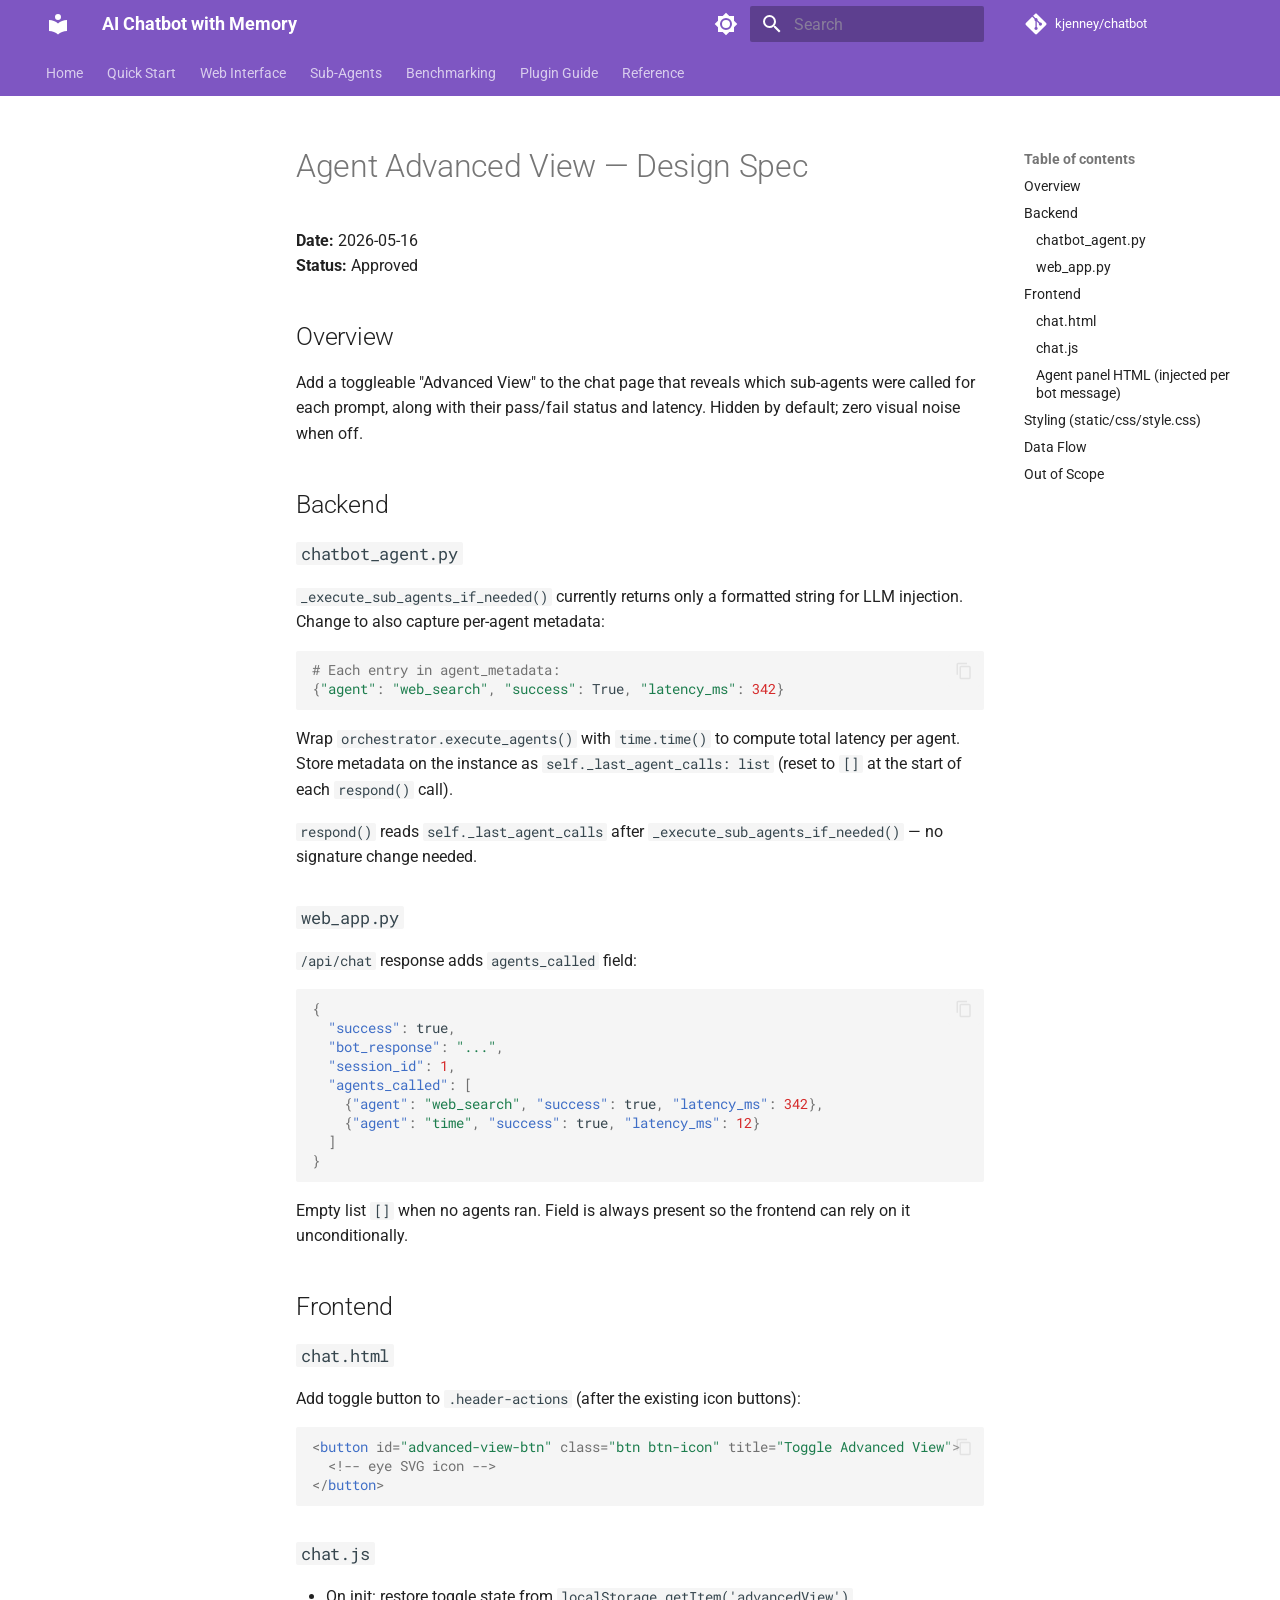
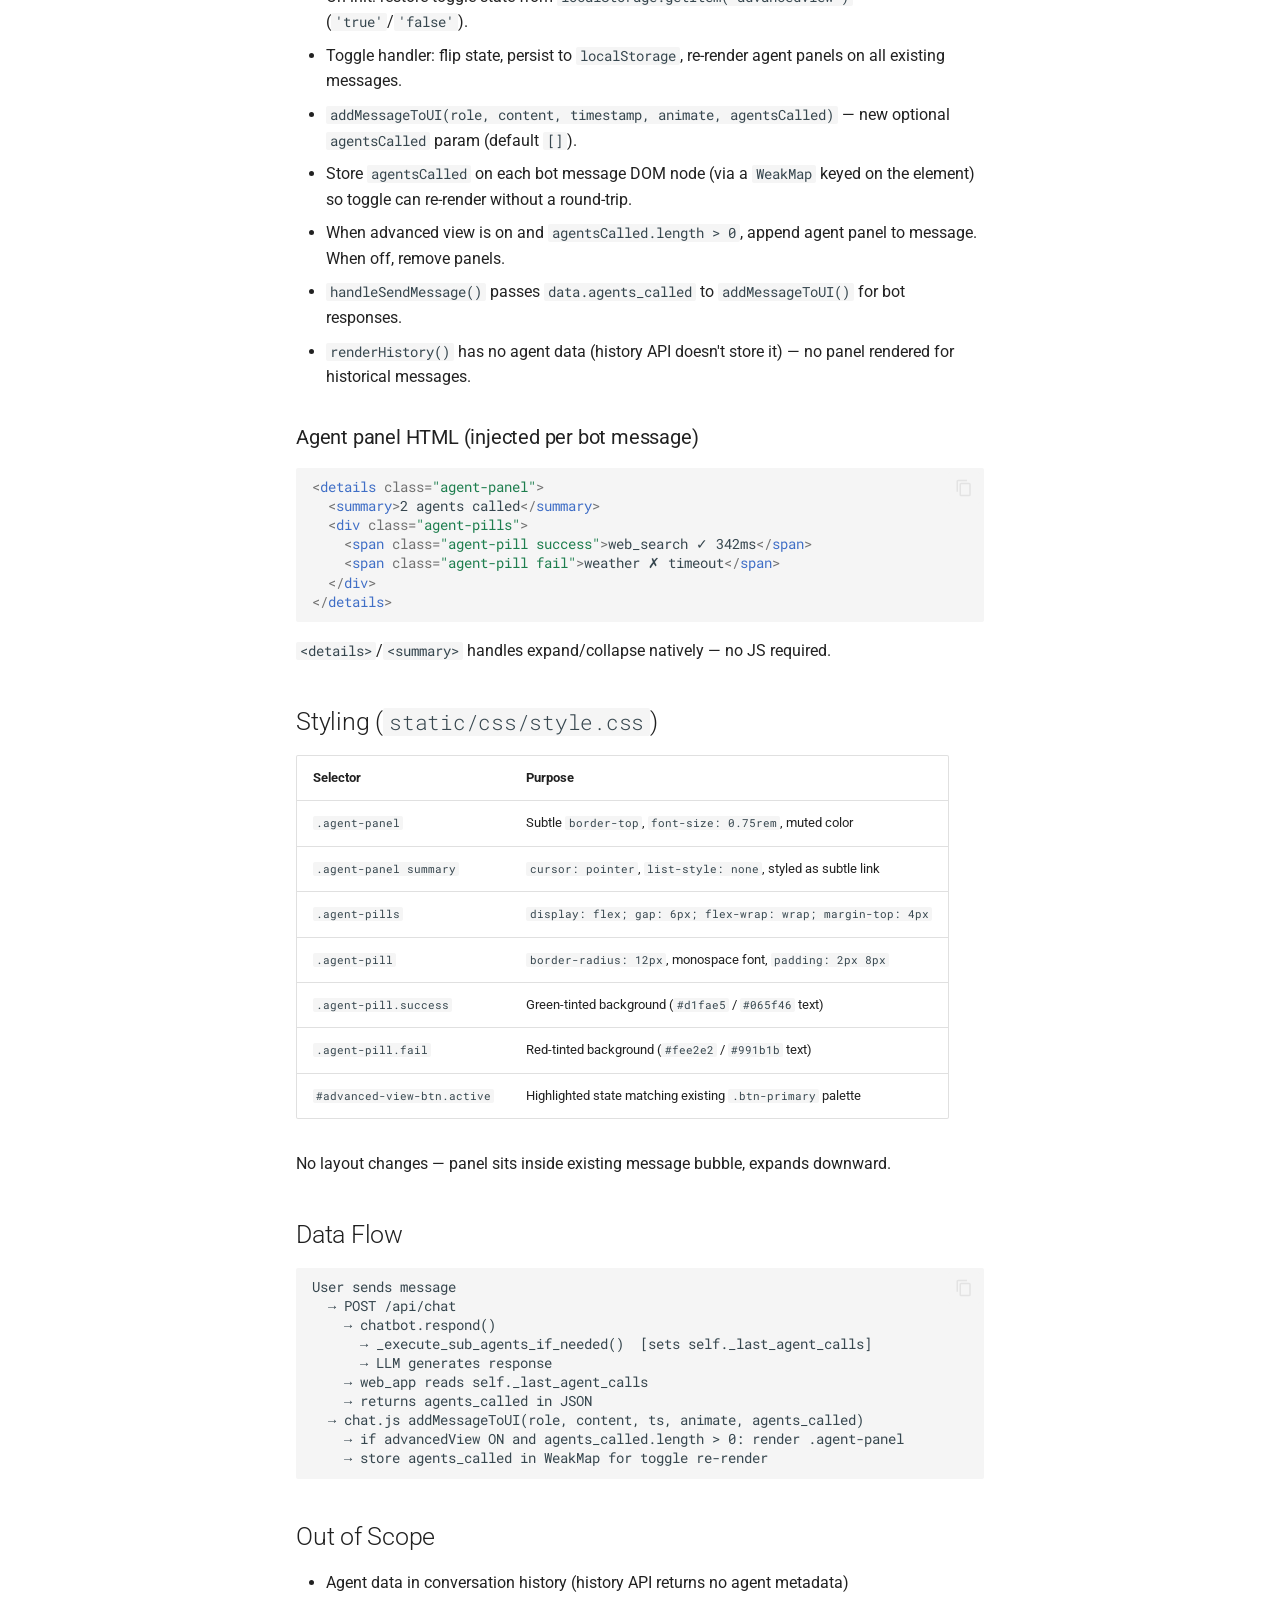
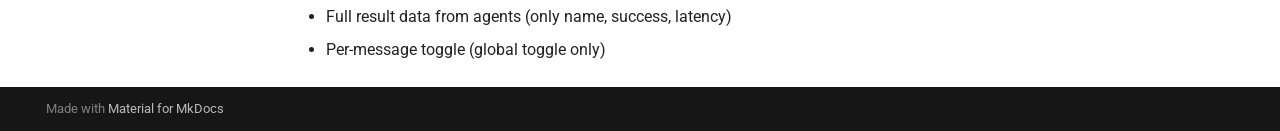
<file: superpowers/specs/2026-05-16-agent-advanced-view-design/index.html>
<!doctype html>
<html lang="en" class="no-js">
  <head>
    
      <meta charset="utf-8">
      <meta name="viewport" content="width=device-width,initial-scale=1">
      
        <meta name="description" content="A persistent AI chatbot powered by Ollama with a sub-agent framework and web interface">
      
      
      
        <link rel="canonical" href="https://kjenney.github.io/chatbot/superpowers/specs/2026-05-16-agent-advanced-view-design/">
      
      
      
      
        
      
      
      <link rel="icon" href="../../../assets/images/favicon.png">
      <meta name="generator" content="mkdocs-1.6.1, mkdocs-material-9.7.6">
    
    
      
        <title>Agent Advanced View — Design Spec - AI Chatbot with Memory</title>
      
    
    
      <link rel="stylesheet" href="../../../assets/stylesheets/main.484c7ddc.min.css">
      
        
        <link rel="stylesheet" href="../../../assets/stylesheets/palette.ab4e12ef.min.css">
      
      


    
    
      
    
    
      
        
        
        <link rel="preconnect" href="https://fonts.gstatic.com" crossorigin>
        <link rel="stylesheet" href="https://fonts.googleapis.com/css?family=Roboto:300,300i,400,400i,700,700i%7CRoboto+Mono:400,400i,700,700i&display=fallback">
        <style>:root{--md-text-font:"Roboto";--md-code-font:"Roboto Mono"}</style>
      
    
    
    <script>__md_scope=new URL("../../..",location),__md_hash=e=>[...e].reduce(((e,_)=>(e<<5)-e+_.charCodeAt(0)),0),__md_get=(e,_=localStorage,t=__md_scope)=>JSON.parse(_.getItem(t.pathname+"."+e)),__md_set=(e,_,t=localStorage,a=__md_scope)=>{try{t.setItem(a.pathname+"."+e,JSON.stringify(_))}catch(e){}}</script>
    
      

    
    
  </head>
  
  
    
    
      
    
    
    
    
    <body dir="ltr" data-md-color-scheme="default" data-md-color-primary="deep-purple" data-md-color-accent="purple">
  
    
    <input class="md-toggle" data-md-toggle="drawer" type="checkbox" id="__drawer" autocomplete="off">
    <input class="md-toggle" data-md-toggle="search" type="checkbox" id="__search" autocomplete="off">
    <label class="md-overlay" for="__drawer"></label>
    <div data-md-component="skip">
      
        
        <a href="#agent-advanced-view-design-spec" class="md-skip">
          Skip to content
        </a>
      
    </div>
    <div data-md-component="announce">
      
    </div>
    
    
      

<header class="md-header" data-md-component="header">
  <nav class="md-header__inner md-grid" aria-label="Header">
    <a href="../../.." title="AI Chatbot with Memory" class="md-header__button md-logo" aria-label="AI Chatbot with Memory" data-md-component="logo">
      
  
  <svg xmlns="http://www.w3.org/2000/svg" viewBox="0 0 24 24"><path d="M12 8a3 3 0 0 0 3-3 3 3 0 0 0-3-3 3 3 0 0 0-3 3 3 3 0 0 0 3 3m0 3.54C9.64 9.35 6.5 8 3 8v11c3.5 0 6.64 1.35 9 3.54 2.36-2.19 5.5-3.54 9-3.54V8c-3.5 0-6.64 1.35-9 3.54"/></svg>

    </a>
    <label class="md-header__button md-icon" for="__drawer">
      
      <svg xmlns="http://www.w3.org/2000/svg" viewBox="0 0 24 24"><path d="M3 6h18v2H3zm0 5h18v2H3zm0 5h18v2H3z"/></svg>
    </label>
    <div class="md-header__title" data-md-component="header-title">
      <div class="md-header__ellipsis">
        <div class="md-header__topic">
          <span class="md-ellipsis">
            AI Chatbot with Memory
          </span>
        </div>
        <div class="md-header__topic" data-md-component="header-topic">
          <span class="md-ellipsis">
            
              Agent Advanced View — Design Spec
            
          </span>
        </div>
      </div>
    </div>
    
      
        <form class="md-header__option" data-md-component="palette">
  
    
    
    
    <input class="md-option" data-md-color-media="" data-md-color-scheme="default" data-md-color-primary="deep-purple" data-md-color-accent="purple"  aria-label="Switch to dark mode"  type="radio" name="__palette" id="__palette_0">
    
      <label class="md-header__button md-icon" title="Switch to dark mode" for="__palette_1" hidden>
        <svg xmlns="http://www.w3.org/2000/svg" viewBox="0 0 24 24"><path d="M12 8a4 4 0 0 0-4 4 4 4 0 0 0 4 4 4 4 0 0 0 4-4 4 4 0 0 0-4-4m0 10a6 6 0 0 1-6-6 6 6 0 0 1 6-6 6 6 0 0 1 6 6 6 6 0 0 1-6 6m8-9.31V4h-4.69L12 .69 8.69 4H4v4.69L.69 12 4 15.31V20h4.69L12 23.31 15.31 20H20v-4.69L23.31 12z"/></svg>
      </label>
    
  
    
    
    
    <input class="md-option" data-md-color-media="" data-md-color-scheme="slate" data-md-color-primary="deep-purple" data-md-color-accent="purple"  aria-label="Switch to light mode"  type="radio" name="__palette" id="__palette_1">
    
      <label class="md-header__button md-icon" title="Switch to light mode" for="__palette_0" hidden>
        <svg xmlns="http://www.w3.org/2000/svg" viewBox="0 0 24 24"><path d="M12 18c-.89 0-1.74-.2-2.5-.55C11.56 16.5 13 14.42 13 12s-1.44-4.5-3.5-5.45C10.26 6.2 11.11 6 12 6a6 6 0 0 1 6 6 6 6 0 0 1-6 6m8-9.31V4h-4.69L12 .69 8.69 4H4v4.69L.69 12 4 15.31V20h4.69L12 23.31 15.31 20H20v-4.69L23.31 12z"/></svg>
      </label>
    
  
</form>
      
    
    
      <script>var palette=__md_get("__palette");if(palette&&palette.color){if("(prefers-color-scheme)"===palette.color.media){var media=matchMedia("(prefers-color-scheme: light)"),input=document.querySelector(media.matches?"[data-md-color-media='(prefers-color-scheme: light)']":"[data-md-color-media='(prefers-color-scheme: dark)']");palette.color.media=input.getAttribute("data-md-color-media"),palette.color.scheme=input.getAttribute("data-md-color-scheme"),palette.color.primary=input.getAttribute("data-md-color-primary"),palette.color.accent=input.getAttribute("data-md-color-accent")}for(var[key,value]of Object.entries(palette.color))document.body.setAttribute("data-md-color-"+key,value)}</script>
    
    
    
      
      
        <label class="md-header__button md-icon" for="__search">
          
          <svg xmlns="http://www.w3.org/2000/svg" viewBox="0 0 24 24"><path d="M9.5 3A6.5 6.5 0 0 1 16 9.5c0 1.61-.59 3.09-1.56 4.23l.27.27h.79l5 5-1.5 1.5-5-5v-.79l-.27-.27A6.52 6.52 0 0 1 9.5 16 6.5 6.5 0 0 1 3 9.5 6.5 6.5 0 0 1 9.5 3m0 2C7 5 5 7 5 9.5S7 14 9.5 14 14 12 14 9.5 12 5 9.5 5"/></svg>
        </label>
        <div class="md-search" data-md-component="search" role="dialog">
  <label class="md-search__overlay" for="__search"></label>
  <div class="md-search__inner" role="search">
    <form class="md-search__form" name="search">
      <input type="text" class="md-search__input" name="query" aria-label="Search" placeholder="Search" autocapitalize="off" autocorrect="off" autocomplete="off" spellcheck="false" data-md-component="search-query" required>
      <label class="md-search__icon md-icon" for="__search">
        
        <svg xmlns="http://www.w3.org/2000/svg" viewBox="0 0 24 24"><path d="M9.5 3A6.5 6.5 0 0 1 16 9.5c0 1.61-.59 3.09-1.56 4.23l.27.27h.79l5 5-1.5 1.5-5-5v-.79l-.27-.27A6.52 6.52 0 0 1 9.5 16 6.5 6.5 0 0 1 3 9.5 6.5 6.5 0 0 1 9.5 3m0 2C7 5 5 7 5 9.5S7 14 9.5 14 14 12 14 9.5 12 5 9.5 5"/></svg>
        
        <svg xmlns="http://www.w3.org/2000/svg" viewBox="0 0 24 24"><path d="M20 11v2H8l5.5 5.5-1.42 1.42L4.16 12l7.92-7.92L13.5 5.5 8 11z"/></svg>
      </label>
      <nav class="md-search__options" aria-label="Search">
        
        <button type="reset" class="md-search__icon md-icon" title="Clear" aria-label="Clear" tabindex="-1">
          
          <svg xmlns="http://www.w3.org/2000/svg" viewBox="0 0 24 24"><path d="M19 6.41 17.59 5 12 10.59 6.41 5 5 6.41 10.59 12 5 17.59 6.41 19 12 13.41 17.59 19 19 17.59 13.41 12z"/></svg>
        </button>
      </nav>
      
        <div class="md-search__suggest" data-md-component="search-suggest"></div>
      
    </form>
    <div class="md-search__output">
      <div class="md-search__scrollwrap" tabindex="0" data-md-scrollfix>
        <div class="md-search-result" data-md-component="search-result">
          <div class="md-search-result__meta">
            Initializing search
          </div>
          <ol class="md-search-result__list" role="presentation"></ol>
        </div>
      </div>
    </div>
  </div>
</div>
      
    
    
      <div class="md-header__source">
        <a href="https://github.com/kjenney/chatbot" title="Go to repository" class="md-source" data-md-component="source">
  <div class="md-source__icon md-icon">
    
    <svg xmlns="http://www.w3.org/2000/svg" viewBox="0 0 448 512"><!--! Font Awesome Free 7.1.0 by @fontawesome - https://fontawesome.com License - https://fontawesome.com/license/free (Icons: CC BY 4.0, Fonts: SIL OFL 1.1, Code: MIT License) Copyright 2025 Fonticons, Inc.--><path d="M439.6 236.1 244 40.5c-5.4-5.5-12.8-8.5-20.4-8.5s-15 3-20.4 8.4L162.5 81l51.5 51.5c27.1-9.1 52.7 16.8 43.4 43.7l49.7 49.7c34.2-11.8 61.2 31 35.5 56.7-26.5 26.5-70.2-2.9-56-37.3L240.3 199v121.9c25.3 12.5 22.3 41.8 9.1 55-6.4 6.4-15.2 10.1-24.3 10.1s-17.8-3.6-24.3-10.1c-17.6-17.6-11.1-46.9 11.2-56v-123c-20.8-8.5-24.6-30.7-18.6-45L142.6 101 8.5 235.1C3 240.6 0 247.9 0 255.5s3 15 8.5 20.4l195.6 195.7c5.4 5.4 12.7 8.4 20.4 8.4s15-3 20.4-8.4l194.7-194.7c5.4-5.4 8.4-12.8 8.4-20.4s-3-15-8.4-20.4"/></svg>
  </div>
  <div class="md-source__repository">
    kjenney/chatbot
  </div>
</a>
      </div>
    
  </nav>
  
</header>
    
    <div class="md-container" data-md-component="container">
      
      
        
          
            
<nav class="md-tabs" aria-label="Tabs" data-md-component="tabs">
  <div class="md-grid">
    <ul class="md-tabs__list">
      
        
  
  
  
  
    <li class="md-tabs__item">
      <a href="../../.." class="md-tabs__link">
        
  
  
    
  
  Home

      </a>
    </li>
  

      
        
  
  
  
  
    <li class="md-tabs__item">
      <a href="../../../QUICKSTART/" class="md-tabs__link">
        
  
  
    
  
  Quick Start

      </a>
    </li>
  

      
        
  
  
  
  
    <li class="md-tabs__item">
      <a href="../../../WEB_INTERFACE/" class="md-tabs__link">
        
  
  
    
  
  Web Interface

      </a>
    </li>
  

      
        
  
  
  
  
    
    
      <li class="md-tabs__item">
        <a href="../../../SUB_AGENTS/" class="md-tabs__link">
          
  
  
  Sub-Agents

        </a>
      </li>
    
  

      
        
  
  
  
  
    <li class="md-tabs__item">
      <a href="../../../BENCHMARKING/" class="md-tabs__link">
        
  
  
    
  
  Benchmarking

      </a>
    </li>
  

      
        
  
  
  
  
    <li class="md-tabs__item">
      <a href="../../../PLUGIN_GUIDE/" class="md-tabs__link">
        
  
  
    
  
  Plugin Guide

      </a>
    </li>
  

      
        
  
  
  
  
    <li class="md-tabs__item">
      <a href="../../../reference/" class="md-tabs__link">
        
  
  
    
  
  Reference

      </a>
    </li>
  

      
    </ul>
  </div>
</nav>
          
        
      
      <main class="md-main" data-md-component="main">
        <div class="md-main__inner md-grid">
          
            
              
              <div class="md-sidebar md-sidebar--primary" data-md-component="sidebar" data-md-type="navigation" >
                <div class="md-sidebar__scrollwrap">
                  <div class="md-sidebar__inner">
                    


  


<nav class="md-nav md-nav--primary md-nav--lifted" aria-label="Navigation" data-md-level="0">
  <label class="md-nav__title" for="__drawer">
    <a href="../../.." title="AI Chatbot with Memory" class="md-nav__button md-logo" aria-label="AI Chatbot with Memory" data-md-component="logo">
      
  
  <svg xmlns="http://www.w3.org/2000/svg" viewBox="0 0 24 24"><path d="M12 8a3 3 0 0 0 3-3 3 3 0 0 0-3-3 3 3 0 0 0-3 3 3 3 0 0 0 3 3m0 3.54C9.64 9.35 6.5 8 3 8v11c3.5 0 6.64 1.35 9 3.54 2.36-2.19 5.5-3.54 9-3.54V8c-3.5 0-6.64 1.35-9 3.54"/></svg>

    </a>
    AI Chatbot with Memory
  </label>
  
    <div class="md-nav__source">
      <a href="https://github.com/kjenney/chatbot" title="Go to repository" class="md-source" data-md-component="source">
  <div class="md-source__icon md-icon">
    
    <svg xmlns="http://www.w3.org/2000/svg" viewBox="0 0 448 512"><!--! Font Awesome Free 7.1.0 by @fontawesome - https://fontawesome.com License - https://fontawesome.com/license/free (Icons: CC BY 4.0, Fonts: SIL OFL 1.1, Code: MIT License) Copyright 2025 Fonticons, Inc.--><path d="M439.6 236.1 244 40.5c-5.4-5.5-12.8-8.5-20.4-8.5s-15 3-20.4 8.4L162.5 81l51.5 51.5c27.1-9.1 52.7 16.8 43.4 43.7l49.7 49.7c34.2-11.8 61.2 31 35.5 56.7-26.5 26.5-70.2-2.9-56-37.3L240.3 199v121.9c25.3 12.5 22.3 41.8 9.1 55-6.4 6.4-15.2 10.1-24.3 10.1s-17.8-3.6-24.3-10.1c-17.6-17.6-11.1-46.9 11.2-56v-123c-20.8-8.5-24.6-30.7-18.6-45L142.6 101 8.5 235.1C3 240.6 0 247.9 0 255.5s3 15 8.5 20.4l195.6 195.7c5.4 5.4 12.7 8.4 20.4 8.4s15-3 20.4-8.4l194.7-194.7c5.4-5.4 8.4-12.8 8.4-20.4s-3-15-8.4-20.4"/></svg>
  </div>
  <div class="md-source__repository">
    kjenney/chatbot
  </div>
</a>
    </div>
  
  <ul class="md-nav__list" data-md-scrollfix>
    
      
      
  
  
  
  
    <li class="md-nav__item">
      <a href="../../.." class="md-nav__link">
        
  
  
  <span class="md-ellipsis">
    
  
    Home
  

    
  </span>
  
  

      </a>
    </li>
  

    
      
      
  
  
  
  
    <li class="md-nav__item">
      <a href="../../../QUICKSTART/" class="md-nav__link">
        
  
  
  <span class="md-ellipsis">
    
  
    Quick Start
  

    
  </span>
  
  

      </a>
    </li>
  

    
      
      
  
  
  
  
    <li class="md-nav__item">
      <a href="../../../WEB_INTERFACE/" class="md-nav__link">
        
  
  
  <span class="md-ellipsis">
    
  
    Web Interface
  

    
  </span>
  
  

      </a>
    </li>
  

    
      
      
  
  
  
  
    
    
    
    
      
      
        
      
    
    
    <li class="md-nav__item md-nav__item--nested">
      
        
        
        <input class="md-nav__toggle md-toggle " type="checkbox" id="__nav_4" >
        
          
          <label class="md-nav__link" for="__nav_4" id="__nav_4_label" tabindex="0">
            
  
  
  <span class="md-ellipsis">
    
  
    Sub-Agents
  

    
  </span>
  
  

            <span class="md-nav__icon md-icon"></span>
          </label>
        
        <nav class="md-nav" data-md-level="1" aria-labelledby="__nav_4_label" aria-expanded="false">
          <label class="md-nav__title" for="__nav_4">
            <span class="md-nav__icon md-icon"></span>
            
  
    Sub-Agents
  

          </label>
          <ul class="md-nav__list" data-md-scrollfix>
            
              
                
  
  
  
  
    <li class="md-nav__item">
      <a href="../../../SUB_AGENTS/" class="md-nav__link">
        
  
  
  <span class="md-ellipsis">
    
  
    Overview
  

    
  </span>
  
  

      </a>
    </li>
  

              
            
              
                
  
  
  
  
    <li class="md-nav__item">
      <a href="../../../GMAIL_AGENT/" class="md-nav__link">
        
  
  
  <span class="md-ellipsis">
    
  
    Gmail Agent
  

    
  </span>
  
  

      </a>
    </li>
  

              
            
          </ul>
        </nav>
      
    </li>
  

    
      
      
  
  
  
  
    <li class="md-nav__item">
      <a href="../../../BENCHMARKING/" class="md-nav__link">
        
  
  
  <span class="md-ellipsis">
    
  
    Benchmarking
  

    
  </span>
  
  

      </a>
    </li>
  

    
      
      
  
  
  
  
    <li class="md-nav__item">
      <a href="../../../PLUGIN_GUIDE/" class="md-nav__link">
        
  
  
  <span class="md-ellipsis">
    
  
    Plugin Guide
  

    
  </span>
  
  

      </a>
    </li>
  

    
      
      
  
  
  
  
    <li class="md-nav__item">
      <a href="../../../reference/" class="md-nav__link">
        
  
  
  <span class="md-ellipsis">
    
  
    Reference
  

    
  </span>
  
  

      </a>
    </li>
  

    
  </ul>
</nav>
                  </div>
                </div>
              </div>
            
            
              
              <div class="md-sidebar md-sidebar--secondary" data-md-component="sidebar" data-md-type="toc" >
                <div class="md-sidebar__scrollwrap">
                  <div class="md-sidebar__inner">
                    

<nav class="md-nav md-nav--secondary" aria-label="Table of contents">
  
  
  
    
  
  
    <label class="md-nav__title" for="__toc">
      <span class="md-nav__icon md-icon"></span>
      Table of contents
    </label>
    <ul class="md-nav__list" data-md-component="toc" data-md-scrollfix>
      
        <li class="md-nav__item">
  <a href="#overview" class="md-nav__link">
    <span class="md-ellipsis">
      
        Overview
      
    </span>
  </a>
  
</li>
      
        <li class="md-nav__item">
  <a href="#backend" class="md-nav__link">
    <span class="md-ellipsis">
      
        Backend
      
    </span>
  </a>
  
    <nav class="md-nav" aria-label="Backend">
      <ul class="md-nav__list">
        
          <li class="md-nav__item">
  <a href="#chatbot_agentpy" class="md-nav__link">
    <span class="md-ellipsis">
      
        chatbot_agent.py
      
    </span>
  </a>
  
</li>
        
          <li class="md-nav__item">
  <a href="#web_apppy" class="md-nav__link">
    <span class="md-ellipsis">
      
        web_app.py
      
    </span>
  </a>
  
</li>
        
      </ul>
    </nav>
  
</li>
      
        <li class="md-nav__item">
  <a href="#frontend" class="md-nav__link">
    <span class="md-ellipsis">
      
        Frontend
      
    </span>
  </a>
  
    <nav class="md-nav" aria-label="Frontend">
      <ul class="md-nav__list">
        
          <li class="md-nav__item">
  <a href="#chathtml" class="md-nav__link">
    <span class="md-ellipsis">
      
        chat.html
      
    </span>
  </a>
  
</li>
        
          <li class="md-nav__item">
  <a href="#chatjs" class="md-nav__link">
    <span class="md-ellipsis">
      
        chat.js
      
    </span>
  </a>
  
</li>
        
          <li class="md-nav__item">
  <a href="#agent-panel-html-injected-per-bot-message" class="md-nav__link">
    <span class="md-ellipsis">
      
        Agent panel HTML (injected per bot message)
      
    </span>
  </a>
  
</li>
        
      </ul>
    </nav>
  
</li>
      
        <li class="md-nav__item">
  <a href="#styling-staticcssstylecss" class="md-nav__link">
    <span class="md-ellipsis">
      
        Styling (static/css/style.css)
      
    </span>
  </a>
  
</li>
      
        <li class="md-nav__item">
  <a href="#data-flow" class="md-nav__link">
    <span class="md-ellipsis">
      
        Data Flow
      
    </span>
  </a>
  
</li>
      
        <li class="md-nav__item">
  <a href="#out-of-scope" class="md-nav__link">
    <span class="md-ellipsis">
      
        Out of Scope
      
    </span>
  </a>
  
</li>
      
    </ul>
  
</nav>
                  </div>
                </div>
              </div>
            
          
          
            <div class="md-content" data-md-component="content">
              
              <article class="md-content__inner md-typeset">
                
                  


  
  


<h1 id="agent-advanced-view-design-spec">Agent Advanced View — Design Spec<a class="headerlink" href="#agent-advanced-view-design-spec" title="Permanent link">&para;</a></h1>
<p><strong>Date:</strong> 2026-05-16<br />
<strong>Status:</strong> Approved</p>
<h2 id="overview">Overview<a class="headerlink" href="#overview" title="Permanent link">&para;</a></h2>
<p>Add a toggleable "Advanced View" to the chat page that reveals which sub-agents were called for each prompt, along with their pass/fail status and latency. Hidden by default; zero visual noise when off.</p>
<h2 id="backend">Backend<a class="headerlink" href="#backend" title="Permanent link">&para;</a></h2>
<h3 id="chatbot_agentpy"><code>chatbot_agent.py</code><a class="headerlink" href="#chatbot_agentpy" title="Permanent link">&para;</a></h3>
<p><code>_execute_sub_agents_if_needed()</code> currently returns only a formatted string for LLM injection. Change to also capture per-agent metadata:</p>
<div class="highlight"><pre><span></span><code><a id="__codelineno-0-1" name="__codelineno-0-1" href="#__codelineno-0-1"></a><span class="c1"># Each entry in agent_metadata:</span>
<a id="__codelineno-0-2" name="__codelineno-0-2" href="#__codelineno-0-2"></a><span class="p">{</span><span class="s2">&quot;agent&quot;</span><span class="p">:</span> <span class="s2">&quot;web_search&quot;</span><span class="p">,</span> <span class="s2">&quot;success&quot;</span><span class="p">:</span> <span class="kc">True</span><span class="p">,</span> <span class="s2">&quot;latency_ms&quot;</span><span class="p">:</span> <span class="mi">342</span><span class="p">}</span>
</code></pre></div>
<p>Wrap <code>orchestrator.execute_agents()</code> with <code>time.time()</code> to compute total latency per agent. Store metadata on the instance as <code>self._last_agent_calls: list</code> (reset to <code>[]</code> at the start of each <code>respond()</code> call).</p>
<p><code>respond()</code> reads <code>self._last_agent_calls</code> after <code>_execute_sub_agents_if_needed()</code> — no signature change needed.</p>
<h3 id="web_apppy"><code>web_app.py</code><a class="headerlink" href="#web_apppy" title="Permanent link">&para;</a></h3>
<p><code>/api/chat</code> response adds <code>agents_called</code> field:</p>
<div class="highlight"><pre><span></span><code><a id="__codelineno-1-1" name="__codelineno-1-1" href="#__codelineno-1-1"></a><span class="p">{</span>
<a id="__codelineno-1-2" name="__codelineno-1-2" href="#__codelineno-1-2"></a><span class="w">  </span><span class="nt">&quot;success&quot;</span><span class="p">:</span><span class="w"> </span><span class="kc">true</span><span class="p">,</span>
<a id="__codelineno-1-3" name="__codelineno-1-3" href="#__codelineno-1-3"></a><span class="w">  </span><span class="nt">&quot;bot_response&quot;</span><span class="p">:</span><span class="w"> </span><span class="s2">&quot;...&quot;</span><span class="p">,</span>
<a id="__codelineno-1-4" name="__codelineno-1-4" href="#__codelineno-1-4"></a><span class="w">  </span><span class="nt">&quot;session_id&quot;</span><span class="p">:</span><span class="w"> </span><span class="mi">1</span><span class="p">,</span>
<a id="__codelineno-1-5" name="__codelineno-1-5" href="#__codelineno-1-5"></a><span class="w">  </span><span class="nt">&quot;agents_called&quot;</span><span class="p">:</span><span class="w"> </span><span class="p">[</span>
<a id="__codelineno-1-6" name="__codelineno-1-6" href="#__codelineno-1-6"></a><span class="w">    </span><span class="p">{</span><span class="nt">&quot;agent&quot;</span><span class="p">:</span><span class="w"> </span><span class="s2">&quot;web_search&quot;</span><span class="p">,</span><span class="w"> </span><span class="nt">&quot;success&quot;</span><span class="p">:</span><span class="w"> </span><span class="kc">true</span><span class="p">,</span><span class="w"> </span><span class="nt">&quot;latency_ms&quot;</span><span class="p">:</span><span class="w"> </span><span class="mi">342</span><span class="p">},</span>
<a id="__codelineno-1-7" name="__codelineno-1-7" href="#__codelineno-1-7"></a><span class="w">    </span><span class="p">{</span><span class="nt">&quot;agent&quot;</span><span class="p">:</span><span class="w"> </span><span class="s2">&quot;time&quot;</span><span class="p">,</span><span class="w"> </span><span class="nt">&quot;success&quot;</span><span class="p">:</span><span class="w"> </span><span class="kc">true</span><span class="p">,</span><span class="w"> </span><span class="nt">&quot;latency_ms&quot;</span><span class="p">:</span><span class="w"> </span><span class="mi">12</span><span class="p">}</span>
<a id="__codelineno-1-8" name="__codelineno-1-8" href="#__codelineno-1-8"></a><span class="w">  </span><span class="p">]</span>
<a id="__codelineno-1-9" name="__codelineno-1-9" href="#__codelineno-1-9"></a><span class="p">}</span>
</code></pre></div>
<p>Empty list <code>[]</code> when no agents ran. Field is always present so the frontend can rely on it unconditionally.</p>
<h2 id="frontend">Frontend<a class="headerlink" href="#frontend" title="Permanent link">&para;</a></h2>
<h3 id="chathtml"><code>chat.html</code><a class="headerlink" href="#chathtml" title="Permanent link">&para;</a></h3>
<p>Add toggle button to <code>.header-actions</code> (after the existing icon buttons):</p>
<div class="highlight"><pre><span></span><code><a id="__codelineno-2-1" name="__codelineno-2-1" href="#__codelineno-2-1"></a><span class="p">&lt;</span><span class="nt">button</span> <span class="na">id</span><span class="o">=</span><span class="s">&quot;advanced-view-btn&quot;</span> <span class="na">class</span><span class="o">=</span><span class="s">&quot;btn btn-icon&quot;</span> <span class="na">title</span><span class="o">=</span><span class="s">&quot;Toggle Advanced View&quot;</span><span class="p">&gt;</span>
<a id="__codelineno-2-2" name="__codelineno-2-2" href="#__codelineno-2-2"></a>  <span class="cm">&lt;!-- eye SVG icon --&gt;</span>
<a id="__codelineno-2-3" name="__codelineno-2-3" href="#__codelineno-2-3"></a><span class="p">&lt;/</span><span class="nt">button</span><span class="p">&gt;</span>
</code></pre></div>
<h3 id="chatjs"><code>chat.js</code><a class="headerlink" href="#chatjs" title="Permanent link">&para;</a></h3>
<ul>
<li>On init: restore toggle state from <code>localStorage.getItem('advancedView')</code> (<code>'true'</code>/<code>'false'</code>).</li>
<li>Toggle handler: flip state, persist to <code>localStorage</code>, re-render agent panels on all existing messages.</li>
<li><code>addMessageToUI(role, content, timestamp, animate, agentsCalled)</code> — new optional <code>agentsCalled</code> param (default <code>[]</code>).</li>
<li>Store <code>agentsCalled</code> on each bot message DOM node (via a <code>WeakMap</code> keyed on the element) so toggle can re-render without a round-trip.</li>
<li>When advanced view is on and <code>agentsCalled.length &gt; 0</code>, append agent panel to message. When off, remove panels.</li>
<li><code>handleSendMessage()</code> passes <code>data.agents_called</code> to <code>addMessageToUI()</code> for bot responses.</li>
<li><code>renderHistory()</code> has no agent data (history API doesn't store it) — no panel rendered for historical messages.</li>
</ul>
<h3 id="agent-panel-html-injected-per-bot-message">Agent panel HTML (injected per bot message)<a class="headerlink" href="#agent-panel-html-injected-per-bot-message" title="Permanent link">&para;</a></h3>
<div class="highlight"><pre><span></span><code><a id="__codelineno-3-1" name="__codelineno-3-1" href="#__codelineno-3-1"></a><span class="p">&lt;</span><span class="nt">details</span> <span class="na">class</span><span class="o">=</span><span class="s">&quot;agent-panel&quot;</span><span class="p">&gt;</span>
<a id="__codelineno-3-2" name="__codelineno-3-2" href="#__codelineno-3-2"></a>  <span class="p">&lt;</span><span class="nt">summary</span><span class="p">&gt;</span>2 agents called<span class="p">&lt;/</span><span class="nt">summary</span><span class="p">&gt;</span>
<a id="__codelineno-3-3" name="__codelineno-3-3" href="#__codelineno-3-3"></a>  <span class="p">&lt;</span><span class="nt">div</span> <span class="na">class</span><span class="o">=</span><span class="s">&quot;agent-pills&quot;</span><span class="p">&gt;</span>
<a id="__codelineno-3-4" name="__codelineno-3-4" href="#__codelineno-3-4"></a>    <span class="p">&lt;</span><span class="nt">span</span> <span class="na">class</span><span class="o">=</span><span class="s">&quot;agent-pill success&quot;</span><span class="p">&gt;</span>web_search ✓ 342ms<span class="p">&lt;/</span><span class="nt">span</span><span class="p">&gt;</span>
<a id="__codelineno-3-5" name="__codelineno-3-5" href="#__codelineno-3-5"></a>    <span class="p">&lt;</span><span class="nt">span</span> <span class="na">class</span><span class="o">=</span><span class="s">&quot;agent-pill fail&quot;</span><span class="p">&gt;</span>weather ✗ timeout<span class="p">&lt;/</span><span class="nt">span</span><span class="p">&gt;</span>
<a id="__codelineno-3-6" name="__codelineno-3-6" href="#__codelineno-3-6"></a>  <span class="p">&lt;/</span><span class="nt">div</span><span class="p">&gt;</span>
<a id="__codelineno-3-7" name="__codelineno-3-7" href="#__codelineno-3-7"></a><span class="p">&lt;/</span><span class="nt">details</span><span class="p">&gt;</span>
</code></pre></div>
<p><code>&lt;details&gt;</code>/<code>&lt;summary&gt;</code> handles expand/collapse natively — no JS required.</p>
<h2 id="styling-staticcssstylecss">Styling (<code>static/css/style.css</code>)<a class="headerlink" href="#styling-staticcssstylecss" title="Permanent link">&para;</a></h2>
<table>
<thead>
<tr>
<th>Selector</th>
<th>Purpose</th>
</tr>
</thead>
<tbody>
<tr>
<td><code>.agent-panel</code></td>
<td>Subtle <code>border-top</code>, <code>font-size: 0.75rem</code>, muted color</td>
</tr>
<tr>
<td><code>.agent-panel summary</code></td>
<td><code>cursor: pointer</code>, <code>list-style: none</code>, styled as subtle link</td>
</tr>
<tr>
<td><code>.agent-pills</code></td>
<td><code>display: flex; gap: 6px; flex-wrap: wrap; margin-top: 4px</code></td>
</tr>
<tr>
<td><code>.agent-pill</code></td>
<td><code>border-radius: 12px</code>, monospace font, <code>padding: 2px 8px</code></td>
</tr>
<tr>
<td><code>.agent-pill.success</code></td>
<td>Green-tinted background (<code>#d1fae5</code> / <code>#065f46</code> text)</td>
</tr>
<tr>
<td><code>.agent-pill.fail</code></td>
<td>Red-tinted background (<code>#fee2e2</code> / <code>#991b1b</code> text)</td>
</tr>
<tr>
<td><code>#advanced-view-btn.active</code></td>
<td>Highlighted state matching existing <code>.btn-primary</code> palette</td>
</tr>
</tbody>
</table>
<p>No layout changes — panel sits inside existing message bubble, expands downward.</p>
<h2 id="data-flow">Data Flow<a class="headerlink" href="#data-flow" title="Permanent link">&para;</a></h2>
<div class="highlight"><pre><span></span><code><a id="__codelineno-4-1" name="__codelineno-4-1" href="#__codelineno-4-1"></a>User sends message
<a id="__codelineno-4-2" name="__codelineno-4-2" href="#__codelineno-4-2"></a>  → POST /api/chat
<a id="__codelineno-4-3" name="__codelineno-4-3" href="#__codelineno-4-3"></a>    → chatbot.respond()
<a id="__codelineno-4-4" name="__codelineno-4-4" href="#__codelineno-4-4"></a>      → _execute_sub_agents_if_needed()  [sets self._last_agent_calls]
<a id="__codelineno-4-5" name="__codelineno-4-5" href="#__codelineno-4-5"></a>      → LLM generates response
<a id="__codelineno-4-6" name="__codelineno-4-6" href="#__codelineno-4-6"></a>    → web_app reads self._last_agent_calls
<a id="__codelineno-4-7" name="__codelineno-4-7" href="#__codelineno-4-7"></a>    → returns agents_called in JSON
<a id="__codelineno-4-8" name="__codelineno-4-8" href="#__codelineno-4-8"></a>  → chat.js addMessageToUI(role, content, ts, animate, agents_called)
<a id="__codelineno-4-9" name="__codelineno-4-9" href="#__codelineno-4-9"></a>    → if advancedView ON and agents_called.length &gt; 0: render .agent-panel
<a id="__codelineno-4-10" name="__codelineno-4-10" href="#__codelineno-4-10"></a>    → store agents_called in WeakMap for toggle re-render
</code></pre></div>
<h2 id="out-of-scope">Out of Scope<a class="headerlink" href="#out-of-scope" title="Permanent link">&para;</a></h2>
<ul>
<li>Agent data in conversation history (history API returns no agent metadata)</li>
<li>Full result data from agents (only name, success, latency)</li>
<li>Per-message toggle (global toggle only)</li>
</ul>












                
              </article>
            </div>
          
          
<script>var target=document.getElementById(location.hash.slice(1));target&&target.name&&(target.checked=target.name.startsWith("__tabbed_"))</script>
        </div>
        
          <button type="button" class="md-top md-icon" data-md-component="top" hidden>
  
  <svg xmlns="http://www.w3.org/2000/svg" viewBox="0 0 24 24"><path d="M13 20h-2V8l-5.5 5.5-1.42-1.42L12 4.16l7.92 7.92-1.42 1.42L13 8z"/></svg>
  Back to top
</button>
        
      </main>
      
        <footer class="md-footer">
  
  <div class="md-footer-meta md-typeset">
    <div class="md-footer-meta__inner md-grid">
      <div class="md-copyright">
  
  
    Made with
    <a href="https://squidfunk.github.io/mkdocs-material/" target="_blank" rel="noopener">
      Material for MkDocs
    </a>
  
</div>
      
    </div>
  </div>
</footer>
      
    </div>
    <div class="md-dialog" data-md-component="dialog">
      <div class="md-dialog__inner md-typeset"></div>
    </div>
    
    
    
      
      
      <script id="__config" type="application/json">{"annotate": null, "base": "../../..", "features": ["navigation.tabs", "navigation.sections", "navigation.top", "search.highlight", "search.suggest", "content.code.copy"], "search": "../../../assets/javascripts/workers/search.2c215733.min.js", "tags": null, "translations": {"clipboard.copied": "Copied to clipboard", "clipboard.copy": "Copy to clipboard", "search.result.more.one": "1 more on this page", "search.result.more.other": "# more on this page", "search.result.none": "No matching documents", "search.result.one": "1 matching document", "search.result.other": "# matching documents", "search.result.placeholder": "Type to start searching", "search.result.term.missing": "Missing", "select.version": "Select version"}, "version": null}</script>
    
    
      <script src="../../../assets/javascripts/bundle.79ae519e.min.js"></script>
      
    
  </body>
</html>
</file>
<file: assets/stylesheets/main.484c7ddc.min.css>
@charset "UTF-8";html{-webkit-text-size-adjust:none;-moz-text-size-adjust:none;text-size-adjust:none;box-sizing:border-box}*,:after,:before{box-sizing:inherit}@media (prefers-reduced-motion){*,:after,:before{transition:none!important}}body{margin:0}a,button,input,label{-webkit-tap-highlight-color:transparent}a{color:inherit;text-decoration:none}hr{border:0;box-sizing:initial;display:block;height:.05rem;overflow:visible;padding:0}small{font-size:80%}sub,sup{line-height:1em}img{border-style:none}table{border-collapse:initial;border-spacing:0}td,th{font-weight:400;vertical-align:top}button{background:#0000;border:0;font-family:inherit;font-size:inherit;margin:0;padding:0}input{border:0;outline:none}:root{--md-primary-fg-color:#4051b5;--md-primary-fg-color--light:#5d6cc0;--md-primary-fg-color--dark:#303fa1;--md-primary-bg-color:#fff;--md-primary-bg-color--light:#ffffffb3;--md-accent-fg-color:#526cfe;--md-accent-fg-color--transparent:#526cfe1a;--md-accent-bg-color:#fff;--md-accent-bg-color--light:#ffffffb3}[data-md-color-scheme=default]{color-scheme:light}[data-md-color-scheme=default] img[src$="#gh-dark-mode-only"],[data-md-color-scheme=default] img[src$="#only-dark"]{display:none}:root,[data-md-color-scheme=default]{--md-hue:225deg;--md-default-fg-color:#000000de;--md-default-fg-color--light:#0000008a;--md-default-fg-color--lighter:#00000052;--md-default-fg-color--lightest:#00000012;--md-default-bg-color:#fff;--md-default-bg-color--light:#ffffffb3;--md-default-bg-color--lighter:#ffffff4d;--md-default-bg-color--lightest:#ffffff1f;--md-code-fg-color:#36464e;--md-code-bg-color:#f5f5f5;--md-code-bg-color--light:#f5f5f5b3;--md-code-bg-color--lighter:#f5f5f54d;--md-code-hl-color:#4287ff;--md-code-hl-color--light:#4287ff1a;--md-code-hl-number-color:#d52a2a;--md-code-hl-special-color:#db1457;--md-code-hl-function-color:#a846b9;--md-code-hl-constant-color:#6e59d9;--md-code-hl-keyword-color:#3f6ec6;--md-code-hl-string-color:#1c7d4d;--md-code-hl-name-color:var(--md-code-fg-color);--md-code-hl-operator-color:var(--md-default-fg-color--light);--md-code-hl-punctuation-color:var(--md-default-fg-color--light);--md-code-hl-comment-color:var(--md-default-fg-color--light);--md-code-hl-generic-color:var(--md-default-fg-color--light);--md-code-hl-variable-color:var(--md-default-fg-color--light);--md-typeset-color:var(--md-default-fg-color);--md-typeset-a-color:var(--md-primary-fg-color);--md-typeset-del-color:#f5503d26;--md-typeset-ins-color:#0bd57026;--md-typeset-kbd-color:#fafafa;--md-typeset-kbd-accent-color:#fff;--md-typeset-kbd-border-color:#b8b8b8;--md-typeset-mark-color:#ffff0080;--md-typeset-table-color:#0000001f;--md-typeset-table-color--light:rgba(0,0,0,.035);--md-admonition-fg-color:var(--md-default-fg-color);--md-admonition-bg-color:var(--md-default-bg-color);--md-warning-fg-color:#000000de;--md-warning-bg-color:#ff9;--md-footer-fg-color:#fff;--md-footer-fg-color--light:#ffffffb3;--md-footer-fg-color--lighter:#ffffff73;--md-footer-bg-color:#000000de;--md-footer-bg-color--dark:#00000052;--md-shadow-z1:0 0.2rem 0.5rem #0000000d,0 0 0.05rem #0000001a;--md-shadow-z2:0 0.2rem 0.5rem #0000001a,0 0 0.05rem #00000040;--md-shadow-z3:0 0.2rem 0.5rem #0003,0 0 0.05rem #00000059}.md-icon svg{fill:currentcolor;display:block;height:1.2rem;width:1.2rem}body{-webkit-font-smoothing:antialiased;-moz-osx-font-smoothing:grayscale;--md-text-font-family:var(--md-text-font,_),-apple-system,BlinkMacSystemFont,Helvetica,Arial,sans-serif;--md-code-font-family:var(--md-code-font,_),SFMono-Regular,Consolas,Menlo,monospace}aside,body,input{font-feature-settings:"kern","liga";color:var(--md-typeset-color);font-family:var(--md-text-font-family)}code,kbd,pre{font-feature-settings:"kern";font-family:var(--md-code-font-family)}:root{--md-typeset-table-sort-icon:url('data:image/svg+xml;charset=utf-8,<svg xmlns="http://www.w3.org/2000/svg" viewBox="0 0 24 24"><path d="m18 21-4-4h3V7h-3l4-4 4 4h-3v10h3M2 19v-2h10v2M2 13v-2h7v2M2 7V5h4v2z"/></svg>');--md-typeset-table-sort-icon--asc:url('data:image/svg+xml;charset=utf-8,<svg xmlns="http://www.w3.org/2000/svg" viewBox="0 0 24 24"><path d="M19 17h3l-4 4-4-4h3V3h2M2 17h10v2H2M6 5v2H2V5m0 6h7v2H2z"/></svg>');--md-typeset-table-sort-icon--desc:url('data:image/svg+xml;charset=utf-8,<svg xmlns="http://www.w3.org/2000/svg" viewBox="0 0 24 24"><path d="M19 7h3l-4-4-4 4h3v14h2M2 17h10v2H2M6 5v2H2V5m0 6h7v2H2z"/></svg>')}.md-typeset{-webkit-print-color-adjust:exact;color-adjust:exact;font-size:.8rem;line-height:1.6;overflow-wrap:break-word}@media print{.md-typeset{font-size:.68rem}}.md-typeset blockquote,.md-typeset dl,.md-typeset figure,.md-typeset ol,.md-typeset pre,.md-typeset ul{margin-bottom:1em;margin-top:1em}.md-typeset h1{color:var(--md-default-fg-color--light);font-size:2em;line-height:1.3;margin:0 0 1.25em}.md-typeset h1,.md-typeset h2{font-weight:300;letter-spacing:-.01em}.md-typeset h2{font-size:1.5625em;line-height:1.4;margin:1.6em 0 .64em}.md-typeset h3{font-size:1.25em;font-weight:400;letter-spacing:-.01em;line-height:1.5;margin:1.6em 0 .8em}.md-typeset h2+h3{margin-top:.8em}.md-typeset h4{font-weight:700;letter-spacing:-.01em;margin:1em 0}.md-typeset h5,.md-typeset h6{color:var(--md-default-fg-color--light);font-size:.8em;font-weight:700;letter-spacing:-.01em;margin:1.25em 0}.md-typeset h5{text-transform:uppercase}.md-typeset h5 code{text-transform:none}.md-typeset hr{border-bottom:.05rem solid var(--md-default-fg-color--lightest);display:flow-root;margin:1.5em 0}.md-typeset a{color:var(--md-typeset-a-color);word-break:break-word}.md-typeset a,.md-typeset a:before{transition:color 125ms}.md-typeset a:focus,.md-typeset a:hover{color:var(--md-accent-fg-color)}.md-typeset a:focus code,.md-typeset a:hover code{background-color:var(--md-accent-fg-color--transparent);color:var(--md-accent-fg-color)}.md-typeset a code{color:var(--md-typeset-a-color)}.md-typeset a.focus-visible{outline-color:var(--md-accent-fg-color);outline-offset:.2rem}.md-typeset code,.md-typeset kbd,.md-typeset pre{color:var(--md-code-fg-color);direction:ltr;font-variant-ligatures:none;transition:background-color 125ms}@media print{.md-typeset code,.md-typeset kbd,.md-typeset pre{white-space:pre-wrap}}.md-typeset code{background-color:var(--md-code-bg-color);border-radius:.1rem;-webkit-box-decoration-break:clone;box-decoration-break:clone;font-size:.85em;padding:0 .2941176471em;transition:color 125ms,background-color 125ms;word-break:break-word}.md-typeset code:not(.focus-visible){-webkit-tap-highlight-color:transparent;outline:none}.md-typeset pre{display:flow-root;line-height:1.4;position:relative}.md-typeset pre>code{-webkit-box-decoration-break:slice;box-decoration-break:slice;box-shadow:none;display:block;margin:0;outline-color:var(--md-accent-fg-color);overflow:auto;padding:.7720588235em 1.1764705882em;scrollbar-color:var(--md-default-fg-color--lighter) #0000;scrollbar-width:thin;touch-action:auto;word-break:normal}.md-typeset pre>code:hover{scrollbar-color:var(--md-accent-fg-color) #0000}.md-typeset pre>code::-webkit-scrollbar{height:.2rem;width:.2rem}.md-typeset pre>code::-webkit-scrollbar-thumb{background-color:var(--md-default-fg-color--lighter)}.md-typeset pre>code::-webkit-scrollbar-thumb:hover{background-color:var(--md-accent-fg-color)}.md-typeset kbd{background-color:var(--md-typeset-kbd-color);border-radius:.1rem;box-shadow:0 .1rem 0 .05rem var(--md-typeset-kbd-border-color),0 .1rem 0 var(--md-typeset-kbd-border-color),0 -.1rem .2rem var(--md-typeset-kbd-accent-color) inset;color:var(--md-default-fg-color);display:inline-block;font-size:.75em;padding:0 .6666666667em;vertical-align:text-top;word-break:break-word}.md-typeset mark{background-color:var(--md-typeset-mark-color);-webkit-box-decoration-break:clone;box-decoration-break:clone;color:inherit;word-break:break-word}.md-typeset abbr{cursor:help;text-decoration:none}.md-typeset [data-preview],.md-typeset abbr{border-bottom:.05rem dotted var(--md-default-fg-color--light)}.md-typeset small{opacity:.75}[dir=ltr] .md-typeset sub,[dir=ltr] .md-typeset sup{margin-left:.078125em}[dir=rtl] .md-typeset sub,[dir=rtl] .md-typeset sup{margin-right:.078125em}[dir=ltr] .md-typeset blockquote{padding-left:.6rem}[dir=rtl] .md-typeset blockquote{padding-right:.6rem}[dir=ltr] .md-typeset blockquote{border-left:.2rem solid var(--md-default-fg-color--lighter)}[dir=rtl] .md-typeset blockquote{border-right:.2rem solid var(--md-default-fg-color--lighter)}.md-typeset blockquote{color:var(--md-default-fg-color--light);margin-left:0;margin-right:0}.md-typeset ul{list-style-type:disc}.md-typeset ul[type]{list-style-type:revert-layer}[dir=ltr] .md-typeset ol,[dir=ltr] .md-typeset ul{margin-left:.625em}[dir=rtl] .md-typeset ol,[dir=rtl] .md-typeset ul{margin-right:.625em}.md-typeset ol,.md-typeset ul{padding:0}.md-typeset ol:not([hidden]),.md-typeset ul:not([hidden]){display:flow-root}.md-typeset ol ol,.md-typeset ul ol{list-style-type:lower-alpha}.md-typeset ol ol ol,.md-typeset ul ol ol{list-style-type:lower-roman}.md-typeset ol ol ol ol,.md-typeset ul ol ol ol{list-style-type:upper-alpha}.md-typeset ol ol ol ol ol,.md-typeset ul ol ol ol ol{list-style-type:upper-roman}.md-typeset ol[type],.md-typeset ul[type]{list-style-type:revert-layer}[dir=ltr] .md-typeset ol li,[dir=ltr] .md-typeset ul li{margin-left:1.25em}[dir=rtl] .md-typeset ol li,[dir=rtl] .md-typeset ul li{margin-right:1.25em}.md-typeset ol li,.md-typeset ul li{margin-bottom:.5em}.md-typeset ol li blockquote,.md-typeset ol li p,.md-typeset ul li blockquote,.md-typeset ul li p{margin:.5em 0}.md-typeset ol li:last-child,.md-typeset ul li:last-child{margin-bottom:0}[dir=ltr] .md-typeset ol li ol,[dir=ltr] .md-typeset ol li ul,[dir=ltr] .md-typeset ul li ol,[dir=ltr] .md-typeset ul li ul{margin-left:.625em}[dir=rtl] .md-typeset ol li ol,[dir=rtl] .md-typeset ol li ul,[dir=rtl] .md-typeset ul li ol,[dir=rtl] .md-typeset ul li ul{margin-right:.625em}.md-typeset ol li ol,.md-typeset ol li ul,.md-typeset ul li ol,.md-typeset ul li ul{margin-bottom:.5em;margin-top:.5em}[dir=ltr] .md-typeset dd{margin-left:1.875em}[dir=rtl] .md-typeset dd{margin-right:1.875em}.md-typeset dd{margin-bottom:1.5em;margin-top:1em}.md-typeset img,.md-typeset svg,.md-typeset video{height:auto;max-width:100%}.md-typeset img[align=left]{margin:1em 1em 1em 0}.md-typeset img[align=right]{margin:1em 0 1em 1em}.md-typeset img[align]:only-child{margin-top:0}.md-typeset figure{display:flow-root;margin:1em auto;max-width:100%;text-align:center;width:fit-content}.md-typeset figure img{display:block;margin:0 auto}.md-typeset figcaption{font-style:italic;margin:1em auto;max-width:24rem}.md-typeset iframe{max-width:100%}.md-typeset table:not([class]){background-color:var(--md-default-bg-color);border:.05rem solid var(--md-typeset-table-color);border-radius:.1rem;display:inline-block;font-size:.64rem;max-width:100%;overflow:auto;touch-action:auto}@media print{.md-typeset table:not([class]){display:table}}.md-typeset table:not([class])+*{margin-top:1.5em}.md-typeset table:not([class]) td>:first-child,.md-typeset table:not([class]) th>:first-child{margin-top:0}.md-typeset table:not([class]) td>:last-child,.md-typeset table:not([class]) th>:last-child{margin-bottom:0}.md-typeset table:not([class]) td:not([align]),.md-typeset table:not([class]) th:not([align]){text-align:left}[dir=rtl] .md-typeset table:not([class]) td:not([align]),[dir=rtl] .md-typeset table:not([class]) th:not([align]){text-align:right}.md-typeset table:not([class]) th{font-weight:700;min-width:5rem;padding:.9375em 1.25em;vertical-align:top}.md-typeset table:not([class]) td{border-top:.05rem solid var(--md-typeset-table-color);padding:.9375em 1.25em;vertical-align:top}.md-typeset table:not([class]) tbody tr{transition:background-color 125ms}.md-typeset table:not([class]) tbody tr:hover{background-color:var(--md-typeset-table-color--light);box-shadow:0 .05rem 0 var(--md-default-bg-color) inset}.md-typeset table:not([class]) a{word-break:normal}.md-typeset table th[role=columnheader]{cursor:pointer}[dir=ltr] .md-typeset table th[role=columnheader]:after{margin-left:.5em}[dir=rtl] .md-typeset table th[role=columnheader]:after{margin-right:.5em}.md-typeset table th[role=columnheader]:after{content:"";display:inline-block;height:1.2em;-webkit-mask-image:var(--md-typeset-table-sort-icon);mask-image:var(--md-typeset-table-sort-icon);-webkit-mask-repeat:no-repeat;mask-repeat:no-repeat;-webkit-mask-size:contain;mask-size:contain;transition:background-color 125ms;vertical-align:text-bottom;width:1.2em}.md-typeset table th[role=columnheader]:hover:after{background-color:var(--md-default-fg-color--lighter)}.md-typeset table th[role=columnheader][aria-sort=ascending]:after{background-color:var(--md-default-fg-color--light);-webkit-mask-image:var(--md-typeset-table-sort-icon--asc);mask-image:var(--md-typeset-table-sort-icon--asc)}.md-typeset table th[role=columnheader][aria-sort=descending]:after{background-color:var(--md-default-fg-color--light);-webkit-mask-image:var(--md-typeset-table-sort-icon--desc);mask-image:var(--md-typeset-table-sort-icon--desc)}.md-typeset__scrollwrap{margin:1em -.8rem;overflow-x:auto;touch-action:auto}.md-typeset__table{display:inline-block;margin-bottom:.5em;padding:0 .8rem}@media print{.md-typeset__table{display:block}}html .md-typeset__table table{display:table;margin:0;overflow:hidden;width:100%}@media screen and (max-width:44.984375em){.md-content__inner>pre{margin:1em -.8rem}.md-content__inner>pre code{border-radius:0}}.md-typeset .md-author{border-radius:100%;display:block;flex-shrink:0;height:1.6rem;overflow:hidden;position:relative;transition:color 125ms,transform 125ms;width:1.6rem}.md-typeset .md-author img{display:block}.md-typeset .md-author--more{background:var(--md-default-fg-color--lightest);color:var(--md-default-fg-color--lighter);font-size:.6rem;font-weight:700;line-height:1.6rem;text-align:center}.md-typeset .md-author--long{height:2.4rem;width:2.4rem}.md-typeset a.md-author{transform:scale(1)}.md-typeset a.md-author img{border-radius:100%;filter:grayscale(100%) opacity(75%);transition:filter 125ms}.md-typeset a.md-author:focus,.md-typeset a.md-author:hover{transform:scale(1.1);z-index:1}.md-typeset a.md-author:focus img,.md-typeset a.md-author:hover img{filter:grayscale(0)}.md-banner{background-color:var(--md-footer-bg-color);color:var(--md-footer-fg-color);overflow:auto}@media print{.md-banner{display:none}}.md-banner--warning{background-color:var(--md-warning-bg-color);color:var(--md-warning-fg-color)}.md-banner__inner{font-size:.7rem;margin:.6rem auto;padding:0 .8rem}[dir=ltr] .md-banner__button{float:right}[dir=rtl] .md-banner__button{float:left}.md-banner__button{color:inherit;cursor:pointer;transition:opacity .25s}.no-js .md-banner__button{display:none}.md-banner__button:hover{opacity:.7}html{font-size:125%;height:100%;overflow-x:hidden}@media screen and (min-width:100em){html{font-size:137.5%}}@media screen and (min-width:125em){html{font-size:150%}}body{background-color:var(--md-default-bg-color);display:flex;flex-direction:column;font-size:.5rem;min-height:100%;position:relative;width:100%}@media print{body{display:block}}@media screen and (max-width:59.984375em){body[data-md-scrolllock]{position:fixed}}.md-grid{margin-left:auto;margin-right:auto;max-width:61rem}.md-container{display:flex;flex-direction:column;flex-grow:1}@media print{.md-container{display:block}}.md-main{flex-grow:1}.md-main__inner{display:flex;height:100%;margin-top:1.5rem}.md-ellipsis{overflow:hidden;text-overflow:ellipsis}.md-toggle{display:none}.md-option{height:0;opacity:0;position:absolute;width:0}.md-option:checked+label:not([hidden]){display:block}.md-option.focus-visible+label{outline-color:var(--md-accent-fg-color);outline-style:auto}.md-skip{background-color:var(--md-default-fg-color);border-radius:.1rem;color:var(--md-default-bg-color);font-size:.64rem;margin:.5rem;opacity:0;outline-color:var(--md-accent-fg-color);padding:.3rem .5rem;position:fixed;transform:translateY(.4rem);z-index:-1}.md-skip:focus{opacity:1;transform:translateY(0);transition:transform .25s cubic-bezier(.4,0,.2,1),opacity 175ms 75ms;z-index:10}@page{margin:25mm}:root{--md-clipboard-icon:url('data:image/svg+xml;charset=utf-8,<svg xmlns="http://www.w3.org/2000/svg" viewBox="0 0 24 24"><path d="M19 21H8V7h11m0-2H8a2 2 0 0 0-2 2v14a2 2 0 0 0 2 2h11a2 2 0 0 0 2-2V7a2 2 0 0 0-2-2m-3-4H4a2 2 0 0 0-2 2v14h2V3h12z"/></svg>')}.md-clipboard{border-radius:.1rem;color:var(--md-default-fg-color--lightest);cursor:pointer;height:1.5em;outline-color:var(--md-accent-fg-color);outline-offset:.1rem;transition:color .25s;width:1.5em;z-index:1}@media print{.md-clipboard{display:none}}.md-clipboard:not(.focus-visible){-webkit-tap-highlight-color:transparent;outline:none}:hover>.md-clipboard{color:var(--md-default-fg-color--light)}.md-clipboard:focus,.md-clipboard:hover{color:var(--md-accent-fg-color)}.md-clipboard:after{background-color:currentcolor;content:"";display:block;height:1.125em;margin:0 auto;-webkit-mask-image:var(--md-clipboard-icon);mask-image:var(--md-clipboard-icon);-webkit-mask-position:center;mask-position:center;-webkit-mask-repeat:no-repeat;mask-repeat:no-repeat;-webkit-mask-size:contain;mask-size:contain;width:1.125em}.md-clipboard--inline{cursor:pointer}.md-clipboard--inline code{transition:color .25s,background-color .25s}.md-clipboard--inline:focus code,.md-clipboard--inline:hover code{background-color:var(--md-accent-fg-color--transparent);color:var(--md-accent-fg-color)}:root{--md-code-select-icon:url('data:image/svg+xml;charset=utf-8,<svg xmlns="http://www.w3.org/2000/svg" viewBox="0 0 24 24"><path d="M19 19h-4v2h4c1.1 0 2-.9 2-2v-4h-2m0-12h-4v2h4v4h2V5c0-1.1-.9-2-2-2M5 5h4V3H5c-1.1 0-2 .9-2 2v4h2m0 6H3v4c0 1.1.9 2 2 2h4v-2H5zm2-4h2v2H7zm4 0h2v2h-2zm4 0h2v2h-2zM7 7h2v2H7zm4 0h2v2h-2zm4 0h2v2h-2zm-8 8h2v2H7zm4 0h2v2h-2zm4 0h2v2h-2z"/></svg>');--md-code-copy-icon:url('data:image/svg+xml;charset=utf-8,<svg xmlns="http://www.w3.org/2000/svg" viewBox="0 0 24 24"><path d="M19 21H8V7h11m0-2H8a2 2 0 0 0-2 2v14a2 2 0 0 0 2 2h11a2 2 0 0 0 2-2V7a2 2 0 0 0-2-2m-3-4H4a2 2 0 0 0-2 2v14h2V3h12z"/></svg>')}.md-typeset .md-code__content{display:grid}.md-code__nav{background-color:var(--md-code-bg-color--lighter);border-radius:.1rem;display:flex;gap:.2rem;padding:.2rem;position:absolute;right:.25em;top:.25em;transition:background-color .25s;z-index:1}:hover>.md-code__nav{background-color:var(--md-code-bg-color--light)}.md-code__button{color:var(--md-default-fg-color--lightest);cursor:pointer;display:block;height:1.5em;outline-color:var(--md-accent-fg-color);outline-offset:.1rem;transition:color .25s;width:1.5em}:hover>*>.md-code__button{color:var(--md-default-fg-color--light)}.md-code__button.focus-visible,.md-code__button:hover{color:var(--md-accent-fg-color)}.md-code__button--active{color:var(--md-default-fg-color)!important}.md-code__button:after{background-color:currentcolor;content:"";display:block;height:1.125em;margin:0 auto;-webkit-mask-position:center;mask-position:center;-webkit-mask-repeat:no-repeat;mask-repeat:no-repeat;-webkit-mask-size:contain;mask-size:contain;width:1.125em}.md-code__button[data-md-type=select]:after{-webkit-mask-image:var(--md-code-select-icon);mask-image:var(--md-code-select-icon)}.md-code__button[data-md-type=copy]:after{-webkit-mask-image:var(--md-code-copy-icon);mask-image:var(--md-code-copy-icon)}@keyframes consent{0%{opacity:0;transform:translateY(100%)}to{opacity:1;transform:translateY(0)}}@keyframes overlay{0%{opacity:0}to{opacity:1}}.md-consent__overlay{animation:overlay .25s both;-webkit-backdrop-filter:blur(.1rem);backdrop-filter:blur(.1rem);background-color:#0000008a;height:100%;opacity:1;position:fixed;top:0;width:100%;z-index:5}.md-consent__inner{animation:consent .5s cubic-bezier(.1,.7,.1,1) both;background-color:var(--md-default-bg-color);border:0;border-radius:.1rem;bottom:0;box-shadow:0 0 .2rem #0000001a,0 .2rem .4rem #0003;max-height:100%;overflow:auto;padding:0;position:fixed;width:100%;z-index:5}.md-consent__form{padding:.8rem}.md-consent__settings{display:none;margin:1em 0}input:checked+.md-consent__settings{display:block}.md-consent__controls{margin-bottom:.8rem}.md-typeset .md-consent__controls .md-button{display:inline}@media screen and (max-width:44.984375em){.md-typeset .md-consent__controls .md-button{display:block;margin-top:.4rem;text-align:center;width:100%}}.md-consent label{cursor:pointer}.md-content{flex-grow:1;min-width:0}.md-content__inner{margin:0 .8rem 1.2rem;padding-top:.6rem}@media screen and (min-width:76.25em){[dir=ltr] .md-sidebar--primary:not([hidden])~.md-content>.md-content__inner{margin-left:1.2rem}[dir=ltr] .md-sidebar--secondary:not([hidden])~.md-content>.md-content__inner,[dir=rtl] .md-sidebar--primary:not([hidden])~.md-content>.md-content__inner{margin-right:1.2rem}[dir=rtl] .md-sidebar--secondary:not([hidden])~.md-content>.md-content__inner{margin-left:1.2rem}}.md-content__inner:before{content:"";display:block;height:.4rem}.md-content__inner>:last-child{margin-bottom:0}[dir=ltr] .md-content__button{float:right}[dir=rtl] .md-content__button{float:left}[dir=ltr] .md-content__button{margin-left:.4rem}[dir=rtl] .md-content__button{margin-right:.4rem}.md-content__button{margin:.4rem 0;padding:0}@media print{.md-content__button{display:none}}.md-typeset .md-content__button{color:var(--md-default-fg-color--lighter)}.md-content__button svg{display:inline;vertical-align:top}[dir=rtl] .md-content__button svg{transform:scaleX(-1)}[dir=ltr] .md-dialog{right:.8rem}[dir=rtl] .md-dialog{left:.8rem}.md-dialog{background-color:var(--md-default-fg-color);border-radius:.1rem;bottom:.8rem;box-shadow:var(--md-shadow-z3);min-width:11.1rem;opacity:0;padding:.4rem .6rem;pointer-events:none;position:fixed;transform:translateY(100%);transition:transform 0ms .4s,opacity .4s;z-index:4}@media print{.md-dialog{display:none}}.md-dialog--active{opacity:1;pointer-events:auto;transform:translateY(0);transition:transform .4s cubic-bezier(.075,.85,.175,1),opacity .4s}.md-dialog__inner{color:var(--md-default-bg-color);font-size:.7rem}.md-feedback{margin:2em 0 1em;text-align:center}.md-feedback fieldset{border:none;margin:0;padding:0}.md-feedback__title{font-weight:700;margin:1em auto}.md-feedback__inner{position:relative}.md-feedback__list{display:flex;flex-wrap:wrap;place-content:baseline center;position:relative}.md-feedback__list:hover .md-icon:not(:disabled){color:var(--md-default-fg-color--lighter)}:disabled .md-feedback__list{min-height:1.8rem}.md-feedback__icon{color:var(--md-default-fg-color--light);cursor:pointer;flex-shrink:0;margin:0 .1rem;transition:color 125ms}.md-feedback__icon:not(:disabled).md-icon:hover{color:var(--md-accent-fg-color)}.md-feedback__icon:disabled{color:var(--md-default-fg-color--lightest);pointer-events:none}.md-feedback__note{opacity:0;position:relative;transform:translateY(.4rem);transition:transform .4s cubic-bezier(.1,.7,.1,1),opacity .15s}.md-feedback__note>*{margin:0 auto;max-width:16rem}:disabled .md-feedback__note{opacity:1;transform:translateY(0)}@media print{.md-feedback{display:none}}.md-footer{background-color:var(--md-footer-bg-color);color:var(--md-footer-fg-color)}@media print{.md-footer{display:none}}.md-footer__inner{justify-content:space-between;overflow:auto;padding:.2rem}.md-footer__inner:not([hidden]){display:flex}.md-footer__link{align-items:end;display:flex;flex-grow:0.01;margin-bottom:.4rem;margin-top:1rem;max-width:100%;outline-color:var(--md-accent-fg-color);overflow:hidden;transition:opacity .25s}.md-footer__link:focus,.md-footer__link:hover{opacity:.7}[dir=rtl] .md-footer__link svg{transform:scaleX(-1)}@media screen and (max-width:44.984375em){.md-footer__link--prev{flex-shrink:0}.md-footer__link--prev .md-footer__title{display:none}}[dir=ltr] .md-footer__link--next{margin-left:auto}[dir=rtl] .md-footer__link--next{margin-right:auto}.md-footer__link--next{text-align:right}[dir=rtl] .md-footer__link--next{text-align:left}.md-footer__title{flex-grow:1;font-size:.9rem;margin-bottom:.7rem;max-width:calc(100% - 2.4rem);padding:0 1rem;white-space:nowrap}.md-footer__button{margin:.2rem;padding:.4rem}.md-footer__direction{font-size:.64rem;opacity:.7}.md-footer-meta{background-color:var(--md-footer-bg-color--dark)}.md-footer-meta__inner{display:flex;flex-wrap:wrap;justify-content:space-between;padding:.2rem}html .md-footer-meta.md-typeset a{color:var(--md-footer-fg-color--light)}html .md-footer-meta.md-typeset a:focus,html .md-footer-meta.md-typeset a:hover{color:var(--md-footer-fg-color)}.md-copyright{color:var(--md-footer-fg-color--lighter);font-size:.64rem;margin:auto .6rem;padding:.4rem 0;width:100%}@media screen and (min-width:45em){.md-copyright{width:auto}}.md-copyright__highlight{color:var(--md-footer-fg-color--light)}.md-social{display:inline-flex;gap:.2rem;margin:0 .4rem;padding:.2rem 0 .6rem}@media screen and (min-width:45em){.md-social{padding:.6rem 0}}.md-social__link{display:inline-block;height:1.6rem;text-align:center;width:1.6rem}.md-social__link:before{line-height:1.9}.md-social__link svg{fill:currentcolor;max-height:.8rem;vertical-align:-25%}.md-typeset .md-button{border:.1rem solid;border-radius:.1rem;color:var(--md-primary-fg-color);cursor:pointer;display:inline-block;font-weight:700;padding:.625em 2em;transition:color 125ms,background-color 125ms,border-color 125ms}.md-typeset .md-button--primary{background-color:var(--md-primary-fg-color);border-color:var(--md-primary-fg-color);color:var(--md-primary-bg-color)}.md-typeset .md-button:focus,.md-typeset .md-button:hover{background-color:var(--md-accent-fg-color);border-color:var(--md-accent-fg-color);color:var(--md-accent-bg-color)}[dir=ltr] .md-typeset .md-input{border-top-left-radius:.1rem}[dir=ltr] .md-typeset .md-input,[dir=rtl] .md-typeset .md-input{border-top-right-radius:.1rem}[dir=rtl] .md-typeset .md-input{border-top-left-radius:.1rem}.md-typeset .md-input{border-bottom:.1rem solid var(--md-default-fg-color--lighter);box-shadow:var(--md-shadow-z1);font-size:.8rem;height:1.8rem;padding:0 .6rem;transition:border .25s,box-shadow .25s}.md-typeset .md-input:focus,.md-typeset .md-input:hover{border-bottom-color:var(--md-accent-fg-color);box-shadow:var(--md-shadow-z2)}.md-typeset .md-input--stretch{width:100%}.md-header{background-color:var(--md-primary-fg-color);box-shadow:0 0 .2rem #0000,0 .2rem .4rem #0000;color:var(--md-primary-bg-color);display:block;left:0;position:sticky;right:0;top:0;z-index:4}@media print{.md-header{display:none}}.md-header[hidden]{transform:translateY(-100%);transition:transform .25s cubic-bezier(.8,0,.6,1),box-shadow .25s}.md-header--shadow{box-shadow:0 0 .2rem #0000001a,0 .2rem .4rem #0003;transition:transform .25s cubic-bezier(.1,.7,.1,1),box-shadow .25s}.md-header__inner{align-items:center;display:flex;padding:0 .2rem}.md-header__button{color:currentcolor;cursor:pointer;margin:.2rem;outline-color:var(--md-accent-fg-color);padding:.4rem;position:relative;transition:opacity .25s;vertical-align:middle;z-index:1}.md-header__button:hover{opacity:.7}.md-header__button:not([hidden]){display:inline-block}.md-header__button:not(.focus-visible){-webkit-tap-highlight-color:transparent;outline:none}.md-header__button.md-logo{margin:.2rem;padding:.4rem}@media screen and (max-width:76.234375em){.md-header__button.md-logo{display:none}}.md-header__button.md-logo img,.md-header__button.md-logo svg{fill:currentcolor;display:block;height:1.2rem;width:auto}@media screen and (min-width:60em){.md-header__button[for=__search]{display:none}}.no-js .md-header__button[for=__search]{display:none}[dir=rtl] .md-header__button[for=__search] svg{transform:scaleX(-1)}@media screen and (min-width:76.25em){.md-header__button[for=__drawer]{display:none}}.md-header__topic{display:flex;max-width:100%;position:absolute;transition:transform .4s cubic-bezier(.1,.7,.1,1),opacity .15s;white-space:nowrap}.md-header__topic+.md-header__topic{opacity:0;pointer-events:none;transform:translateX(1.25rem);transition:transform .4s cubic-bezier(1,.7,.1,.1),opacity .15s;z-index:-1}[dir=rtl] .md-header__topic+.md-header__topic{transform:translateX(-1.25rem)}.md-header__topic:first-child{font-weight:700}[dir=ltr] .md-header__title{margin-left:1rem;margin-right:.4rem}[dir=rtl] .md-header__title{margin-left:.4rem;margin-right:1rem}.md-header__title{flex-grow:1;font-size:.9rem;height:2.4rem;line-height:2.4rem}.md-header__title--active .md-header__topic{opacity:0;pointer-events:none;transform:translateX(-1.25rem);transition:transform .4s cubic-bezier(1,.7,.1,.1),opacity .15s;z-index:-1}[dir=rtl] .md-header__title--active .md-header__topic{transform:translateX(1.25rem)}.md-header__title--active .md-header__topic+.md-header__topic{opacity:1;pointer-events:auto;transform:translateX(0);transition:transform .4s cubic-bezier(.1,.7,.1,1),opacity .15s;z-index:0}.md-header__title>.md-header__ellipsis{height:100%;position:relative;width:100%}.md-header__option{display:flex;flex-shrink:0;max-width:100%;transition:max-width 0ms .25s,opacity .25s .25s;white-space:nowrap}[data-md-toggle=search]:checked~.md-header .md-header__option{max-width:0;opacity:0;transition:max-width 0ms,opacity 0ms}.md-header__option>input{bottom:0}.md-header__source{display:none}@media screen and (min-width:60em){[dir=ltr] .md-header__source{margin-left:1rem}[dir=rtl] .md-header__source{margin-right:1rem}.md-header__source{display:block;max-width:11.7rem;width:11.7rem}}@media screen and (min-width:76.25em){[dir=ltr] .md-header__source{margin-left:1.4rem}[dir=rtl] .md-header__source{margin-right:1.4rem}}.md-meta{color:var(--md-default-fg-color--light);font-size:.7rem;line-height:1.3}.md-meta__list{display:inline-flex;flex-wrap:wrap;list-style:none;margin:0;padding:0}.md-meta__item:not(:last-child):after{content:"·";margin-left:.2rem;margin-right:.2rem}.md-meta__link{color:var(--md-typeset-a-color)}.md-meta__link:focus,.md-meta__link:hover{color:var(--md-accent-fg-color)}.md-draft{background-color:#ff1744;border-radius:.125em;color:#fff;display:inline-block;font-weight:700;padding-left:.5714285714em;padding-right:.5714285714em}:root{--md-nav-icon--prev:url('data:image/svg+xml;charset=utf-8,<svg xmlns="http://www.w3.org/2000/svg" viewBox="0 0 24 24"><path d="M20 11v2H8l5.5 5.5-1.42 1.42L4.16 12l7.92-7.92L13.5 5.5 8 11z"/></svg>');--md-nav-icon--next:url('data:image/svg+xml;charset=utf-8,<svg xmlns="http://www.w3.org/2000/svg" viewBox="0 0 24 24"><path d="M8.59 16.58 13.17 12 8.59 7.41 10 6l6 6-6 6z"/></svg>');--md-toc-icon:url('data:image/svg+xml;charset=utf-8,<svg xmlns="http://www.w3.org/2000/svg" viewBox="0 0 24 24"><path d="M3 9h14V7H3zm0 4h14v-2H3zm0 4h14v-2H3zm16 0h2v-2h-2zm0-10v2h2V7zm0 6h2v-2h-2z"/></svg>')}.md-nav{font-size:.7rem;line-height:1.3}.md-nav__title{color:var(--md-default-fg-color--light);display:block;font-weight:700;overflow:hidden;padding:0 .6rem;text-overflow:ellipsis}.md-nav__title .md-nav__button{display:none}.md-nav__title .md-nav__button img{height:100%;width:auto}.md-nav__title .md-nav__button.md-logo img,.md-nav__title .md-nav__button.md-logo svg{fill:currentcolor;display:block;height:2.4rem;max-width:100%;object-fit:contain;width:auto}.md-nav__list{list-style:none;margin:0;padding:0}.md-nav__link{align-items:flex-start;display:flex;gap:.4rem;margin-top:.625em;scroll-snap-align:start;transition:color 125ms}.md-nav__link--passed,.md-nav__link--passed code{color:var(--md-default-fg-color--light)}.md-nav__item .md-nav__link--active,.md-nav__item .md-nav__link--active code{color:var(--md-typeset-a-color)}.md-nav__link .md-ellipsis{position:relative}.md-nav__link .md-ellipsis code{word-break:normal}[dir=ltr] .md-nav__link .md-icon:last-child{margin-left:auto}[dir=rtl] .md-nav__link .md-icon:last-child{margin-right:auto}.md-nav__link .md-typeset{font-size:.7rem;line-height:1.3}.md-nav__link svg{fill:currentcolor;flex-shrink:0;height:1.3em;position:relative}.md-nav__link[for]:focus,.md-nav__link[for]:hover,.md-nav__link[href]:focus,.md-nav__link[href]:hover{color:var(--md-accent-fg-color);cursor:pointer}.md-nav__link[for]:focus code,.md-nav__link[for]:hover code,.md-nav__link[href]:focus code,.md-nav__link[href]:hover code{background-color:var(--md-accent-fg-color--transparent);color:var(--md-accent-fg-color)}.md-nav__link.focus-visible{outline-color:var(--md-accent-fg-color);outline-offset:.2rem}.md-nav--primary .md-nav__link[for=__toc]{display:none}.md-nav--primary .md-nav__link[for=__toc] .md-icon:after{background-color:currentcolor;display:block;height:100%;-webkit-mask-image:var(--md-toc-icon);mask-image:var(--md-toc-icon);width:100%}.md-nav--primary .md-nav__link[for=__toc]~.md-nav{display:none}.md-nav__container>.md-nav__link{margin-top:0}.md-nav__container>.md-nav__link:first-child{flex-grow:1;min-width:0}.md-nav__icon{flex-shrink:0}.md-nav__source{display:none}@media screen and (max-width:76.234375em){.md-nav--primary,.md-nav--primary .md-nav{background-color:var(--md-default-bg-color);display:flex;flex-direction:column;height:100%;left:0;position:absolute;right:0;top:0;z-index:1}.md-nav--primary .md-nav__item,.md-nav--primary .md-nav__title{font-size:.8rem;line-height:1.5}.md-nav--primary .md-nav__title{background-color:var(--md-default-fg-color--lightest);color:var(--md-default-fg-color--light);cursor:pointer;height:5.6rem;line-height:2.4rem;padding:3rem .8rem .2rem;position:relative;white-space:nowrap}[dir=ltr] .md-nav--primary .md-nav__title .md-nav__icon{left:.4rem}[dir=rtl] .md-nav--primary .md-nav__title .md-nav__icon{right:.4rem}.md-nav--primary .md-nav__title .md-nav__icon{display:block;height:1.2rem;margin:.2rem;position:absolute;top:.4rem;width:1.2rem}.md-nav--primary .md-nav__title .md-nav__icon:after{background-color:currentcolor;content:"";display:block;height:100%;-webkit-mask-image:var(--md-nav-icon--prev);mask-image:var(--md-nav-icon--prev);-webkit-mask-position:center;mask-position:center;-webkit-mask-repeat:no-repeat;mask-repeat:no-repeat;-webkit-mask-size:contain;mask-size:contain;width:100%}.md-nav--primary .md-nav__title~.md-nav__list{background-color:var(--md-default-bg-color);box-shadow:0 .05rem 0 var(--md-default-fg-color--lightest) inset;overflow-y:auto;scroll-snap-type:y mandatory;touch-action:pan-y}.md-nav--primary .md-nav__title~.md-nav__list>:first-child{border-top:0}.md-nav--primary .md-nav__title[for=__drawer]{background-color:var(--md-primary-fg-color);color:var(--md-primary-bg-color);font-weight:700}.md-nav--primary .md-nav__title .md-logo{display:block;left:.2rem;margin:.2rem;padding:.4rem;position:absolute;right:.2rem;top:.2rem}.md-nav--primary .md-nav__list{flex:1}.md-nav--primary .md-nav__item{border-top:.05rem solid var(--md-default-fg-color--lightest)}.md-nav--primary .md-nav__item--active>.md-nav__link{color:var(--md-typeset-a-color)}.md-nav--primary .md-nav__item--active>.md-nav__link:focus,.md-nav--primary .md-nav__item--active>.md-nav__link:hover{color:var(--md-accent-fg-color)}.md-nav--primary .md-nav__link{margin-top:0;padding:.6rem .8rem}.md-nav--primary .md-nav__link svg{margin-top:.1em}.md-nav--primary .md-nav__link>.md-nav__link{padding:0}[dir=ltr] .md-nav--primary .md-nav__link .md-nav__icon{margin-right:-.2rem}[dir=rtl] .md-nav--primary .md-nav__link .md-nav__icon{margin-left:-.2rem}.md-nav--primary .md-nav__link .md-nav__icon{font-size:1.2rem;height:1.2rem;width:1.2rem}.md-nav--primary .md-nav__link .md-nav__icon:after{background-color:currentcolor;content:"";display:block;height:100%;-webkit-mask-image:var(--md-nav-icon--next);mask-image:var(--md-nav-icon--next);-webkit-mask-position:center;mask-position:center;-webkit-mask-repeat:no-repeat;mask-repeat:no-repeat;-webkit-mask-size:contain;mask-size:contain;width:100%}[dir=rtl] .md-nav--primary .md-nav__icon:after{transform:scale(-1)}.md-nav--primary .md-nav--secondary .md-nav{background-color:initial;position:static}[dir=ltr] .md-nav--primary .md-nav--secondary .md-nav .md-nav__link{padding-left:1.4rem}[dir=rtl] .md-nav--primary .md-nav--secondary .md-nav .md-nav__link{padding-right:1.4rem}[dir=ltr] .md-nav--primary .md-nav--secondary .md-nav .md-nav .md-nav__link{padding-left:2rem}[dir=rtl] .md-nav--primary .md-nav--secondary .md-nav .md-nav .md-nav__link{padding-right:2rem}[dir=ltr] .md-nav--primary .md-nav--secondary .md-nav .md-nav .md-nav .md-nav__link{padding-left:2.6rem}[dir=rtl] .md-nav--primary .md-nav--secondary .md-nav .md-nav .md-nav .md-nav__link{padding-right:2.6rem}[dir=ltr] .md-nav--primary .md-nav--secondary .md-nav .md-nav .md-nav .md-nav .md-nav__link{padding-left:3.2rem}[dir=rtl] .md-nav--primary .md-nav--secondary .md-nav .md-nav .md-nav .md-nav .md-nav__link{padding-right:3.2rem}.md-nav--secondary{background-color:initial}.md-nav__toggle~.md-nav{display:flex;opacity:0;transform:translateX(100%);transition:transform .25s cubic-bezier(.8,0,.6,1),opacity 125ms 50ms}[dir=rtl] .md-nav__toggle~.md-nav{transform:translateX(-100%)}.md-nav__toggle:checked~.md-nav{opacity:1;transform:translateX(0);transition:transform .25s cubic-bezier(.4,0,.2,1),opacity 125ms 125ms}.md-nav__toggle:checked~.md-nav>.md-nav__list{backface-visibility:hidden}}@media screen and (max-width:59.984375em){.md-nav--primary .md-nav__link[for=__toc]{display:flex}.md-nav--primary .md-nav__link[for=__toc] .md-icon:after{content:""}.md-nav--primary .md-nav__link[for=__toc]+.md-nav__link{display:none}.md-nav--primary .md-nav__link[for=__toc]~.md-nav{display:flex}.md-nav__source{background-color:var(--md-primary-fg-color--dark);color:var(--md-primary-bg-color);display:block;padding:0 .2rem}}@media screen and (min-width:60em) and (max-width:76.234375em){.md-nav--integrated .md-nav__link[for=__toc]{display:flex}.md-nav--integrated .md-nav__link[for=__toc] .md-icon:after{content:""}.md-nav--integrated .md-nav__link[for=__toc]+.md-nav__link{display:none}.md-nav--integrated .md-nav__link[for=__toc]~.md-nav{display:flex}}@media screen and (min-width:60em){.md-nav{margin-bottom:-.4rem}.md-nav--secondary .md-nav__title{background:var(--md-default-bg-color);box-shadow:0 0 .4rem .4rem var(--md-default-bg-color);position:sticky;top:0;z-index:1}.md-nav--secondary .md-nav__title[for=__toc]{scroll-snap-align:start}.md-nav--secondary .md-nav__title .md-nav__icon{display:none}[dir=ltr] .md-nav--secondary .md-nav__list{padding-left:.6rem}[dir=rtl] .md-nav--secondary .md-nav__list{padding-right:.6rem}.md-nav--secondary .md-nav__list{padding-bottom:.4rem}[dir=ltr] .md-nav--secondary .md-nav__item>.md-nav__link{margin-right:.4rem}[dir=rtl] .md-nav--secondary .md-nav__item>.md-nav__link{margin-left:.4rem}}@media screen and (min-width:76.25em){.md-nav{margin-bottom:-.4rem;transition:max-height .25s cubic-bezier(.86,0,.07,1)}.md-nav--primary .md-nav__title{background:var(--md-default-bg-color);box-shadow:0 0 .4rem .4rem var(--md-default-bg-color);position:sticky;top:0;z-index:1}.md-nav--primary .md-nav__title[for=__drawer]{scroll-snap-align:start}.md-nav--primary .md-nav__title .md-nav__icon{display:none}[dir=ltr] .md-nav--primary .md-nav__list{padding-left:.6rem}[dir=rtl] .md-nav--primary .md-nav__list{padding-right:.6rem}.md-nav--primary .md-nav__list{padding-bottom:.4rem}[dir=ltr] .md-nav--primary .md-nav__item>.md-nav__link{margin-right:.4rem}[dir=rtl] .md-nav--primary .md-nav__item>.md-nav__link{margin-left:.4rem}.md-nav__toggle~.md-nav{display:grid;grid-template-rows:minmax(.4rem,0fr);opacity:0;transition:grid-template-rows .25s cubic-bezier(.86,0,.07,1),opacity .25s,visibility 0ms .25s;visibility:collapse}.md-nav__toggle~.md-nav>.md-nav__list{overflow:hidden}.md-nav__toggle.md-toggle--indeterminate~.md-nav,.md-nav__toggle:checked~.md-nav{grid-template-rows:minmax(.4rem,1fr);opacity:1;transition:grid-template-rows .25s cubic-bezier(.86,0,.07,1),opacity .15s .1s,visibility 0ms;visibility:visible}.md-nav__toggle.md-toggle--indeterminate~.md-nav{transition:none}.md-nav__item--nested>.md-nav>.md-nav__title{display:none}.md-nav__item--section{display:block;margin:1.25em 0}.md-nav__item--section:last-child{margin-bottom:0}.md-nav__item--section>.md-nav__link{font-weight:700}.md-nav__item--section>.md-nav__link[for]{color:var(--md-default-fg-color--light)}.md-nav__item--section>.md-nav__link:not(.md-nav__container){pointer-events:none}.md-nav__item--section>.md-nav__link .md-icon,.md-nav__item--section>.md-nav__link>[for]{display:none}[dir=ltr] .md-nav__item--section>.md-nav{margin-left:-.6rem}[dir=rtl] .md-nav__item--section>.md-nav{margin-right:-.6rem}.md-nav__item--section>.md-nav{display:block;opacity:1;visibility:visible}.md-nav__item--section>.md-nav>.md-nav__list>.md-nav__item{padding:0}.md-nav__icon{border-radius:100%;height:.9rem;transition:background-color .25s;width:.9rem}.md-nav__icon:hover{background-color:var(--md-accent-fg-color--transparent)}.md-nav__icon:after{background-color:currentcolor;border-radius:100%;content:"";display:inline-block;height:100%;-webkit-mask-image:var(--md-nav-icon--next);mask-image:var(--md-nav-icon--next);-webkit-mask-position:center;mask-position:center;-webkit-mask-repeat:no-repeat;mask-repeat:no-repeat;-webkit-mask-size:contain;mask-size:contain;transition:transform .25s;vertical-align:-.1rem;width:100%}[dir=rtl] .md-nav__icon:after{transform:rotate(180deg)}.md-nav__item--nested .md-nav__toggle:checked~.md-nav__link .md-nav__icon:after,.md-nav__item--nested .md-toggle--indeterminate~.md-nav__link .md-nav__icon:after{transform:rotate(90deg)}.md-nav--lifted>.md-nav__list>.md-nav__item,.md-nav--lifted>.md-nav__title{display:none}.md-nav--lifted>.md-nav__list>.md-nav__item--active{display:block}.md-nav--lifted>.md-nav__list>.md-nav__item--active>.md-nav__link{background:var(--md-default-bg-color);box-shadow:0 0 .4rem .4rem var(--md-default-bg-color);margin-top:0;position:sticky;top:0;z-index:1}.md-nav--lifted>.md-nav__list>.md-nav__item--active>.md-nav__link:not(.md-nav__container){pointer-events:none}.md-nav--lifted>.md-nav__list>.md-nav__item--active.md-nav__item--section{margin:0}[dir=ltr] .md-nav--lifted>.md-nav__list>.md-nav__item>.md-nav:not(.md-nav--secondary){margin-left:-.6rem}[dir=rtl] .md-nav--lifted>.md-nav__list>.md-nav__item>.md-nav:not(.md-nav--secondary){margin-right:-.6rem}.md-nav--lifted>.md-nav__list>.md-nav__item>[for]{color:var(--md-default-fg-color--light)}.md-nav--lifted .md-nav[data-md-level="1"]{grid-template-rows:minmax(.4rem,1fr);opacity:1;visibility:visible}[dir=ltr] .md-nav--integrated>.md-nav__list>.md-nav__item--active .md-nav--secondary{border-left:.05rem solid var(--md-primary-fg-color)}[dir=rtl] .md-nav--integrated>.md-nav__list>.md-nav__item--active .md-nav--secondary{border-right:.05rem solid var(--md-primary-fg-color)}.md-nav--integrated>.md-nav__list>.md-nav__item--active .md-nav--secondary{display:block;margin-bottom:1.25em;opacity:1;visibility:visible}.md-nav--integrated>.md-nav__list>.md-nav__item--active .md-nav--secondary>.md-nav__list{overflow:visible;padding-bottom:0}.md-nav--integrated>.md-nav__list>.md-nav__item--active .md-nav--secondary>.md-nav__title{display:none}}.md-pagination{font-size:.8rem;font-weight:700;gap:.4rem}.md-pagination,.md-pagination>*{align-items:center;display:flex;justify-content:center}.md-pagination>*{border-radius:.2rem;height:1.8rem;min-width:1.8rem;text-align:center}.md-pagination__current{background-color:var(--md-default-fg-color--lightest);color:var(--md-default-fg-color--light)}.md-pagination__link{transition:color 125ms,background-color 125ms}.md-pagination__link:focus,.md-pagination__link:hover{background-color:var(--md-accent-fg-color--transparent);color:var(--md-accent-fg-color)}.md-pagination__link:focus svg,.md-pagination__link:hover svg{color:var(--md-accent-fg-color)}.md-pagination__link.focus-visible{outline-color:var(--md-accent-fg-color);outline-offset:.2rem}.md-pagination__link svg{fill:currentcolor;color:var(--md-default-fg-color--lighter);display:block;max-height:100%;width:1.2rem}:root{--md-path-icon:url('data:image/svg+xml;charset=utf-8,<svg xmlns="http://www.w3.org/2000/svg" viewBox="0 0 24 24"><path d="M8.59 16.58 13.17 12 8.59 7.41 10 6l6 6-6 6z"/></svg>')}.md-path{font-size:.7rem;margin:0 .8rem;overflow:auto;padding-top:1.2rem}.md-path:not([hidden]){display:block}@media screen and (min-width:76.25em){.md-path{margin:0 1.2rem}}.md-path__list{align-items:center;display:flex;gap:.2rem;list-style:none;margin:0;padding:0}.md-path__item:not(:first-child){display:inline-flex;gap:.2rem;white-space:nowrap}.md-path__item:not(:first-child):before{background-color:var(--md-default-fg-color--lighter);content:"";display:inline;height:.8rem;-webkit-mask-image:var(--md-path-icon);mask-image:var(--md-path-icon);width:.8rem}.md-path__link{align-items:center;color:var(--md-default-fg-color--light);display:flex}.md-path__link:focus,.md-path__link:hover{color:var(--md-accent-fg-color)}:root{--md-post-pin-icon:url('data:image/svg+xml;charset=utf-8,<svg xmlns="http://www.w3.org/2000/svg" viewBox="0 0 24 24"><path d="M16 12V4h1V2H7v2h1v8l-2 2v2h5.2v6h1.6v-6H18v-2z"/></svg>')}.md-post__back{border-bottom:.05rem solid var(--md-default-fg-color--lightest);margin-bottom:1.2rem;padding-bottom:1.2rem}@media screen and (max-width:76.234375em){.md-post__back{display:none}}[dir=rtl] .md-post__back svg{transform:scaleX(-1)}.md-post__authors{display:flex;flex-direction:column;gap:.6rem;margin:0 .6rem 1.2rem}.md-post .md-post__meta a{transition:color 125ms}.md-post .md-post__meta a:focus,.md-post .md-post__meta a:hover{color:var(--md-accent-fg-color)}.md-post__title{color:var(--md-default-fg-color--light);font-weight:700}.md-post--excerpt{margin-bottom:3.2rem}.md-post--excerpt .md-post__header{align-items:center;display:flex;gap:.6rem;min-height:1.6rem}.md-post--excerpt .md-post__authors{align-items:center;display:inline-flex;flex-direction:row;gap:.2rem;margin:0;min-height:2.4rem}[dir=ltr] .md-post--excerpt .md-post__meta .md-meta__list{margin-right:.4rem}[dir=rtl] .md-post--excerpt .md-post__meta .md-meta__list{margin-left:.4rem}.md-post--excerpt .md-post__content>:first-child{--md-scroll-margin:6rem;margin-top:0}.md-post>.md-nav--secondary{margin:1em 0}.md-pin{background:var(--md-default-fg-color--lightest);border-radius:1rem;margin-top:-.05rem;padding:.2rem}.md-pin:after{background-color:currentcolor;content:"";display:block;height:.6rem;margin:0 auto;-webkit-mask-image:var(--md-post-pin-icon);mask-image:var(--md-post-pin-icon);-webkit-mask-position:center;mask-position:center;-webkit-mask-repeat:no-repeat;mask-repeat:no-repeat;-webkit-mask-size:contain;mask-size:contain;width:.6rem}.md-profile{align-items:center;display:flex;font-size:.7rem;gap:.6rem;line-height:1.4;width:100%}.md-profile__description{flex-grow:1}.md-content--post{display:flex}@media screen and (max-width:76.234375em){.md-content--post{flex-flow:column-reverse}}.md-content--post>.md-content__inner{flex-grow:1;min-width:0}@media screen and (min-width:76.25em){[dir=ltr] .md-content--post>.md-content__inner{margin-left:1.2rem}[dir=rtl] .md-content--post>.md-content__inner{margin-right:1.2rem}}@media screen and (max-width:76.234375em){.md-sidebar.md-sidebar--post{padding:0;position:static;width:100%}.md-sidebar.md-sidebar--post .md-sidebar__scrollwrap{overflow:visible}.md-sidebar.md-sidebar--post .md-sidebar__inner{padding:0}.md-sidebar.md-sidebar--post .md-post__meta{margin-left:.6rem;margin-right:.6rem}.md-sidebar.md-sidebar--post .md-nav__item{border:none;display:inline}.md-sidebar.md-sidebar--post .md-nav__list{display:inline-flex;flex-wrap:wrap;gap:.6rem;padding-bottom:.6rem;padding-top:.6rem}.md-sidebar.md-sidebar--post .md-nav__link{padding:0}.md-sidebar.md-sidebar--post .md-nav{height:auto;margin-bottom:0;position:static}}:root{--md-progress-value:0;--md-progress-delay:400ms}.md-progress{background:var(--md-primary-bg-color);height:.075rem;opacity:min(clamp(0,var(--md-progress-value),1),clamp(0,100 - var(--md-progress-value),1));position:fixed;top:0;transform:scaleX(calc(var(--md-progress-value)*1%));transform-origin:left;transition:transform .5s cubic-bezier(.19,1,.22,1),opacity .25s var(--md-progress-delay);width:100%;z-index:4}:root{--md-search-result-icon:url('data:image/svg+xml;charset=utf-8,<svg xmlns="http://www.w3.org/2000/svg" viewBox="0 0 24 24"><path d="M14 2H6a2 2 0 0 0-2 2v16a2 2 0 0 0 2 2h7c-.41-.25-.8-.56-1.14-.9-.33-.33-.61-.7-.86-1.1H6V4h7v5h5v1.18c.71.16 1.39.43 2 .82V8zm6.31 16.9c1.33-2.11.69-4.9-1.4-6.22-2.11-1.33-4.91-.68-6.22 1.4-1.34 2.11-.69 4.89 1.4 6.22 1.46.93 3.32.93 4.79.02L22 23.39 23.39 22zm-3.81.1a2.5 2.5 0 0 1-2.5-2.5 2.5 2.5 0 0 1 2.5-2.5 2.5 2.5 0 0 1 2.5 2.5 2.5 2.5 0 0 1-2.5 2.5"/></svg>')}.md-search{position:relative}@media screen and (min-width:60em){.md-search{padding:.2rem 0}}.no-js .md-search{display:none}.md-search__overlay{opacity:0;z-index:1}@media screen and (max-width:59.984375em){[dir=ltr] .md-search__overlay{left:-2.2rem}[dir=rtl] .md-search__overlay{right:-2.2rem}.md-search__overlay{background-color:var(--md-default-bg-color);border-radius:1rem;height:2rem;overflow:hidden;pointer-events:none;position:absolute;top:-1rem;transform-origin:center;transition:transform .3s .1s,opacity .2s .2s;width:2rem}[data-md-toggle=search]:checked~.md-header .md-search__overlay{opacity:1;transition:transform .4s,opacity .1s}}@media screen and (min-width:60em){[dir=ltr] .md-search__overlay{left:0}[dir=rtl] .md-search__overlay{right:0}.md-search__overlay{background-color:#0000008a;cursor:pointer;height:0;position:fixed;top:0;transition:width 0ms .25s,height 0ms .25s,opacity .25s;width:0}[data-md-toggle=search]:checked~.md-header .md-search__overlay{height:200vh;opacity:1;transition:width 0ms,height 0ms,opacity .25s;width:100%}}@media screen and (max-width:29.984375em){[data-md-toggle=search]:checked~.md-header .md-search__overlay{transform:scale(45)}}@media screen and (min-width:30em) and (max-width:44.984375em){[data-md-toggle=search]:checked~.md-header .md-search__overlay{transform:scale(60)}}@media screen and (min-width:45em) and (max-width:59.984375em){[data-md-toggle=search]:checked~.md-header .md-search__overlay{transform:scale(75)}}.md-search__inner{backface-visibility:hidden}@media screen and (max-width:59.984375em){[dir=ltr] .md-search__inner{left:0}[dir=rtl] .md-search__inner{right:0}.md-search__inner{height:0;opacity:0;overflow:hidden;position:fixed;top:0;transform:translateX(5%);transition:width 0ms .3s,height 0ms .3s,transform .15s cubic-bezier(.4,0,.2,1) .15s,opacity .15s .15s;width:0;z-index:2}[dir=rtl] .md-search__inner{transform:translateX(-5%)}[data-md-toggle=search]:checked~.md-header .md-search__inner{height:100%;opacity:1;transform:translateX(0);transition:width 0ms 0ms,height 0ms 0ms,transform .15s cubic-bezier(.1,.7,.1,1) .15s,opacity .15s .15s;width:100%}}@media screen and (min-width:60em){[dir=ltr] .md-search__inner{float:right}[dir=rtl] .md-search__inner{float:left}.md-search__inner{padding:.1rem 0;position:relative;transition:width .25s cubic-bezier(.1,.7,.1,1);width:11.7rem}}@media screen and (min-width:60em) and (max-width:76.234375em){[data-md-toggle=search]:checked~.md-header .md-search__inner{width:23.4rem}}@media screen and (min-width:76.25em){[data-md-toggle=search]:checked~.md-header .md-search__inner{width:34.4rem}}.md-search__form{background-color:var(--md-default-bg-color);box-shadow:0 0 .6rem #0000;height:2.4rem;position:relative;transition:color .25s,background-color .25s;z-index:2}@media screen and (min-width:60em){.md-search__form{background-color:#00000042;border-radius:.1rem;height:1.8rem}.md-search__form:hover{background-color:#ffffff1f}}[data-md-toggle=search]:checked~.md-header .md-search__form{background-color:var(--md-default-bg-color);border-radius:.1rem .1rem 0 0;box-shadow:0 0 .6rem #00000012;color:var(--md-default-fg-color)}[dir=ltr] .md-search__input{padding-left:3.6rem;padding-right:2.2rem}[dir=rtl] .md-search__input{padding-left:2.2rem;padding-right:3.6rem}.md-search__input{background:#0000;font-size:.9rem;height:100%;position:relative;text-overflow:ellipsis;width:100%;z-index:2}.md-search__input::placeholder{transition:color .25s}.md-search__input::placeholder,.md-search__input~.md-search__icon{color:var(--md-default-fg-color--light)}.md-search__input::-ms-clear{display:none}@media screen and (max-width:59.984375em){.md-search__input{font-size:.9rem;height:2.4rem;width:100%}}@media screen and (min-width:60em){[dir=ltr] .md-search__input{padding-left:2.2rem}[dir=rtl] .md-search__input{padding-right:2.2rem}.md-search__input{color:inherit;font-size:.8rem}.md-search__input::placeholder{color:var(--md-primary-bg-color--light)}.md-search__input+.md-search__icon{color:var(--md-primary-bg-color)}[data-md-toggle=search]:checked~.md-header .md-search__input{text-overflow:clip}[data-md-toggle=search]:checked~.md-header .md-search__input+.md-search__icon{color:var(--md-default-fg-color--light)}[data-md-toggle=search]:checked~.md-header .md-search__input::placeholder{color:#0000}}.md-search__icon{cursor:pointer;display:inline-block;height:1.2rem;transition:color .25s,opacity .25s;width:1.2rem}.md-search__icon:hover{opacity:.7}[dir=ltr] .md-search__icon[for=__search]{left:.5rem}[dir=rtl] .md-search__icon[for=__search]{right:.5rem}.md-search__icon[for=__search]{position:absolute;top:.3rem;z-index:2}[dir=rtl] .md-search__icon[for=__search] svg{transform:scaleX(-1)}@media screen and (max-width:59.984375em){[dir=ltr] .md-search__icon[for=__search]{left:.8rem}[dir=rtl] .md-search__icon[for=__search]{right:.8rem}.md-search__icon[for=__search]{top:.6rem}.md-search__icon[for=__search] svg:first-child{display:none}}@media screen and (min-width:60em){.md-search__icon[for=__search]{pointer-events:none}.md-search__icon[for=__search] svg:last-child{display:none}}[dir=ltr] .md-search__options{right:.5rem}[dir=rtl] .md-search__options{left:.5rem}.md-search__options{pointer-events:none;position:absolute;top:.3rem;z-index:2}@media screen and (max-width:59.984375em){[dir=ltr] .md-search__options{right:.8rem}[dir=rtl] .md-search__options{left:.8rem}.md-search__options{top:.6rem}}[dir=ltr] .md-search__options>.md-icon{margin-left:.2rem}[dir=rtl] .md-search__options>.md-icon{margin-right:.2rem}.md-search__options>.md-icon{color:var(--md-default-fg-color--light);opacity:0;transform:scale(.75);transition:transform .15s cubic-bezier(.1,.7,.1,1),opacity .15s}.md-search__options>.md-icon:not(.focus-visible){-webkit-tap-highlight-color:transparent;outline:none}[data-md-toggle=search]:checked~.md-header .md-search__input:valid~.md-search__options>.md-icon{opacity:1;pointer-events:auto;transform:scale(1)}[data-md-toggle=search]:checked~.md-header .md-search__input:valid~.md-search__options>.md-icon:hover{opacity:.7}[dir=ltr] .md-search__suggest{padding-left:3.6rem;padding-right:2.2rem}[dir=rtl] .md-search__suggest{padding-left:2.2rem;padding-right:3.6rem}.md-search__suggest{align-items:center;color:var(--md-default-fg-color--lighter);display:flex;font-size:.9rem;height:100%;opacity:0;position:absolute;top:0;transition:opacity 50ms;white-space:nowrap;width:100%}@media screen and (min-width:60em){[dir=ltr] .md-search__suggest{padding-left:2.2rem}[dir=rtl] .md-search__suggest{padding-right:2.2rem}.md-search__suggest{font-size:.8rem}}[data-md-toggle=search]:checked~.md-header .md-search__suggest{opacity:1;transition:opacity .3s .1s}[dir=ltr] .md-search__output{border-bottom-left-radius:.1rem}[dir=ltr] .md-search__output,[dir=rtl] .md-search__output{border-bottom-right-radius:.1rem}[dir=rtl] .md-search__output{border-bottom-left-radius:.1rem}.md-search__output{overflow:hidden;position:absolute;width:100%;z-index:1}@media screen and (max-width:59.984375em){.md-search__output{bottom:0;top:2.4rem}}@media screen and (min-width:60em){.md-search__output{opacity:0;top:1.9rem;transition:opacity .4s}[data-md-toggle=search]:checked~.md-header .md-search__output{box-shadow:var(--md-shadow-z3);opacity:1}}.md-search__scrollwrap{backface-visibility:hidden;background-color:var(--md-default-bg-color);height:100%;overflow-y:auto;touch-action:pan-y}@media (-webkit-max-device-pixel-ratio:1),(max-resolution:1dppx){.md-search__scrollwrap{transform:translateZ(0)}}@media screen and (min-width:60em) and (max-width:76.234375em){.md-search__scrollwrap{width:23.4rem}}@media screen and (min-width:76.25em){.md-search__scrollwrap{width:34.4rem}}@media screen and (min-width:60em){.md-search__scrollwrap{max-height:0;scrollbar-color:var(--md-default-fg-color--lighter) #0000;scrollbar-width:thin}[data-md-toggle=search]:checked~.md-header .md-search__scrollwrap{max-height:75vh}.md-search__scrollwrap:hover{scrollbar-color:var(--md-accent-fg-color) #0000}.md-search__scrollwrap::-webkit-scrollbar{height:.2rem;width:.2rem}.md-search__scrollwrap::-webkit-scrollbar-thumb{background-color:var(--md-default-fg-color--lighter)}.md-search__scrollwrap::-webkit-scrollbar-thumb:hover{background-color:var(--md-accent-fg-color)}}.md-search-result{color:var(--md-default-fg-color);word-break:break-word}.md-search-result__meta{background-color:var(--md-default-fg-color--lightest);color:var(--md-default-fg-color--light);font-size:.64rem;line-height:1.8rem;padding:0 .8rem;scroll-snap-align:start}@media screen and (min-width:60em){[dir=ltr] .md-search-result__meta{padding-left:2.2rem}[dir=rtl] .md-search-result__meta{padding-right:2.2rem}}.md-search-result__list{list-style:none;margin:0;padding:0;-webkit-user-select:none;user-select:none}.md-search-result__item{box-shadow:0 -.05rem var(--md-default-fg-color--lightest)}.md-search-result__item:first-child{box-shadow:none}.md-search-result__link{display:block;outline:none;scroll-snap-align:start;transition:background-color .25s}.md-search-result__link:focus,.md-search-result__link:hover{background-color:var(--md-accent-fg-color--transparent)}.md-search-result__link:last-child p:last-child{margin-bottom:.6rem}.md-search-result__more>summary{cursor:pointer;display:block;outline:none;position:sticky;scroll-snap-align:start;top:0;z-index:1}.md-search-result__more>summary::marker{display:none}.md-search-result__more>summary::-webkit-details-marker{display:none}.md-search-result__more>summary>div{color:var(--md-typeset-a-color);font-size:.64rem;padding:.75em .8rem;transition:color .25s,background-color .25s}@media screen and (min-width:60em){[dir=ltr] .md-search-result__more>summary>div{padding-left:2.2rem}[dir=rtl] .md-search-result__more>summary>div{padding-right:2.2rem}}.md-search-result__more>summary:focus>div,.md-search-result__more>summary:hover>div{background-color:var(--md-accent-fg-color--transparent);color:var(--md-accent-fg-color)}.md-search-result__more[open]>summary{background-color:var(--md-default-bg-color)}.md-search-result__article{overflow:hidden;padding:0 .8rem;position:relative}@media screen and (min-width:60em){[dir=ltr] .md-search-result__article{padding-left:2.2rem}[dir=rtl] .md-search-result__article{padding-right:2.2rem}}[dir=ltr] .md-search-result__icon{left:0}[dir=rtl] .md-search-result__icon{right:0}.md-search-result__icon{color:var(--md-default-fg-color--light);height:1.2rem;margin:.5rem;position:absolute;width:1.2rem}@media screen and (max-width:59.984375em){.md-search-result__icon{display:none}}.md-search-result__icon:after{background-color:currentcolor;content:"";display:inline-block;height:100%;-webkit-mask-image:var(--md-search-result-icon);mask-image:var(--md-search-result-icon);-webkit-mask-position:center;mask-position:center;-webkit-mask-repeat:no-repeat;mask-repeat:no-repeat;-webkit-mask-size:contain;mask-size:contain;width:100%}[dir=rtl] .md-search-result__icon:after{transform:scaleX(-1)}.md-search-result .md-typeset{color:var(--md-default-fg-color--light);font-size:.64rem;line-height:1.6}.md-search-result .md-typeset h1{color:var(--md-default-fg-color);font-size:.8rem;font-weight:400;line-height:1.4;margin:.55rem 0}.md-search-result .md-typeset h1 mark{text-decoration:none}.md-search-result .md-typeset h2{color:var(--md-default-fg-color);font-size:.64rem;font-weight:700;line-height:1.6;margin:.5em 0}.md-search-result .md-typeset h2 mark{text-decoration:none}.md-search-result__terms{color:var(--md-default-fg-color);display:block;font-size:.64rem;font-style:italic;margin:.5em 0}.md-search-result mark{background-color:initial;color:var(--md-accent-fg-color);text-decoration:underline}.md-select{position:relative;z-index:1}.md-select__inner{background-color:var(--md-default-bg-color);border-radius:.1rem;box-shadow:var(--md-shadow-z2);color:var(--md-default-fg-color);left:50%;margin-top:.2rem;max-height:0;opacity:0;position:absolute;top:calc(100% - .2rem);transform:translate3d(-50%,.3rem,0);transition:transform .25s 375ms,opacity .25s .25s,max-height 0ms .5s}.md-select:focus-within .md-select__inner,.md-select:hover .md-select__inner{max-height:10rem;opacity:1;transform:translate3d(-50%,0,0);transition:transform .25s cubic-bezier(.1,.7,.1,1),opacity .25s,max-height 0ms}.md-select__inner:after{border-bottom:.2rem solid #0000;border-bottom-color:var(--md-default-bg-color);border-left:.2rem solid #0000;border-right:.2rem solid #0000;border-top:0;content:"";height:0;left:50%;margin-left:-.2rem;margin-top:-.2rem;position:absolute;top:0;width:0}.md-select__list{border-radius:.1rem;font-size:.8rem;list-style-type:none;margin:0;max-height:inherit;overflow:auto;padding:0}.md-select__item{line-height:1.8rem}[dir=ltr] .md-select__link{padding-left:.6rem;padding-right:1.2rem}[dir=rtl] .md-select__link{padding-left:1.2rem;padding-right:.6rem}.md-select__link{cursor:pointer;display:block;outline:none;scroll-snap-align:start;transition:background-color .25s,color .25s;width:100%}.md-select__link:focus,.md-select__link:hover{color:var(--md-accent-fg-color)}.md-select__link:focus{background-color:var(--md-default-fg-color--lightest)}.md-sidebar{align-self:flex-start;flex-shrink:0;padding:1.2rem 0;position:sticky;top:2.4rem;width:12.1rem}@media print{.md-sidebar{display:none}}@media screen and (max-width:76.234375em){[dir=ltr] .md-sidebar--primary{left:-12.1rem}[dir=rtl] .md-sidebar--primary{right:-12.1rem}.md-sidebar--primary{background-color:var(--md-default-bg-color);display:block;height:100%;position:fixed;top:0;transform:translateX(0);transition:transform .25s cubic-bezier(.4,0,.2,1),box-shadow .25s;width:12.1rem;z-index:5}[data-md-toggle=drawer]:checked~.md-container .md-sidebar--primary{box-shadow:var(--md-shadow-z3);transform:translateX(12.1rem)}[dir=rtl] [data-md-toggle=drawer]:checked~.md-container .md-sidebar--primary{transform:translateX(-12.1rem)}.md-sidebar--primary .md-sidebar__scrollwrap{bottom:0;left:0;margin:0;overflow:hidden;position:absolute;right:0;scroll-snap-type:none;top:0}}@media screen and (min-width:76.25em){.md-sidebar{height:0}.no-js .md-sidebar{height:auto}.md-header--lifted~.md-container .md-sidebar{top:4.8rem}}.md-sidebar--secondary{display:none;order:2}@media screen and (min-width:60em){.md-sidebar--secondary{height:0}.no-js .md-sidebar--secondary{height:auto}.md-sidebar--secondary:not([hidden]){display:block}.md-sidebar--secondary .md-sidebar__scrollwrap{touch-action:pan-y}}.md-sidebar__scrollwrap{backface-visibility:hidden;margin:0 .2rem;overflow-y:auto;scrollbar-color:var(--md-default-fg-color--lighter) #0000}@media screen and (min-width:60em){.md-sidebar__scrollwrap{scrollbar-gutter:stable;scrollbar-width:thin}}.md-sidebar__scrollwrap::-webkit-scrollbar{height:.2rem;width:.2rem}.md-sidebar__scrollwrap:focus-within,.md-sidebar__scrollwrap:hover{scrollbar-color:var(--md-accent-fg-color) #0000}.md-sidebar__scrollwrap:focus-within::-webkit-scrollbar-thumb,.md-sidebar__scrollwrap:hover::-webkit-scrollbar-thumb{background-color:var(--md-default-fg-color--lighter)}.md-sidebar__scrollwrap:focus-within::-webkit-scrollbar-thumb:hover,.md-sidebar__scrollwrap:hover::-webkit-scrollbar-thumb:hover{background-color:var(--md-accent-fg-color)}@supports selector(::-webkit-scrollbar){.md-sidebar__scrollwrap{scrollbar-gutter:auto}[dir=ltr] .md-sidebar__inner{padding-right:calc(100% - 11.5rem)}[dir=rtl] .md-sidebar__inner{padding-left:calc(100% - 11.5rem)}}@media screen and (max-width:76.234375em){.md-overlay{background-color:#0000008a;height:0;opacity:0;position:fixed;top:0;transition:width 0ms .25s,height 0ms .25s,opacity .25s;width:0;z-index:5}[data-md-toggle=drawer]:checked~.md-overlay{height:100%;opacity:1;transition:width 0ms,height 0ms,opacity .25s;width:100%}}@keyframes facts{0%{height:0}to{height:.65rem}}@keyframes fact{0%{opacity:0;transform:translateY(100%)}50%{opacity:0}to{opacity:1;transform:translateY(0)}}:root{--md-source-forks-icon:url('data:image/svg+xml;charset=utf-8,<svg xmlns="http://www.w3.org/2000/svg" viewBox="0 0 16 16"><path d="M5 5.372v.878c0 .414.336.75.75.75h4.5a.75.75 0 0 0 .75-.75v-.878a2.25 2.25 0 1 1 1.5 0v.878a2.25 2.25 0 0 1-2.25 2.25h-1.5v2.128a2.251 2.251 0 1 1-1.5 0V8.5h-1.5A2.25 2.25 0 0 1 3.5 6.25v-.878a2.25 2.25 0 1 1 1.5 0M5 3.25a.75.75 0 1 0-1.5 0 .75.75 0 0 0 1.5 0m6.75.75a.75.75 0 1 0 0-1.5.75.75 0 0 0 0 1.5m-3 8.75a.75.75 0 1 0-1.5 0 .75.75 0 0 0 1.5 0"/></svg>');--md-source-repositories-icon:url('data:image/svg+xml;charset=utf-8,<svg xmlns="http://www.w3.org/2000/svg" viewBox="0 0 16 16"><path d="M2 2.5A2.5 2.5 0 0 1 4.5 0h8.75a.75.75 0 0 1 .75.75v12.5a.75.75 0 0 1-.75.75h-2.5a.75.75 0 0 1 0-1.5h1.75v-2h-8a1 1 0 0 0-.714 1.7.75.75 0 1 1-1.072 1.05A2.5 2.5 0 0 1 2 11.5Zm10.5-1h-8a1 1 0 0 0-1 1v6.708A2.5 2.5 0 0 1 4.5 9h8ZM5 12.25a.25.25 0 0 1 .25-.25h3.5a.25.25 0 0 1 .25.25v3.25a.25.25 0 0 1-.4.2l-1.45-1.087a.25.25 0 0 0-.3 0L5.4 15.7a.25.25 0 0 1-.4-.2Z"/></svg>');--md-source-stars-icon:url('data:image/svg+xml;charset=utf-8,<svg xmlns="http://www.w3.org/2000/svg" viewBox="0 0 16 16"><path d="M8 .25a.75.75 0 0 1 .673.418l1.882 3.815 4.21.612a.75.75 0 0 1 .416 1.279l-3.046 2.97.719 4.192a.751.751 0 0 1-1.088.791L8 12.347l-3.766 1.98a.75.75 0 0 1-1.088-.79l.72-4.194L.818 6.374a.75.75 0 0 1 .416-1.28l4.21-.611L7.327.668A.75.75 0 0 1 8 .25m0 2.445L6.615 5.5a.75.75 0 0 1-.564.41l-3.097.45 2.24 2.184a.75.75 0 0 1 .216.664l-.528 3.084 2.769-1.456a.75.75 0 0 1 .698 0l2.77 1.456-.53-3.084a.75.75 0 0 1 .216-.664l2.24-2.183-3.096-.45a.75.75 0 0 1-.564-.41z"/></svg>');--md-source-version-icon:url('data:image/svg+xml;charset=utf-8,<svg xmlns="http://www.w3.org/2000/svg" viewBox="0 0 16 16"><path d="M1 7.775V2.75C1 1.784 1.784 1 2.75 1h5.025c.464 0 .91.184 1.238.513l6.25 6.25a1.75 1.75 0 0 1 0 2.474l-5.026 5.026a1.75 1.75 0 0 1-2.474 0l-6.25-6.25A1.75 1.75 0 0 1 1 7.775m1.5 0c0 .066.026.13.073.177l6.25 6.25a.25.25 0 0 0 .354 0l5.025-5.025a.25.25 0 0 0 0-.354l-6.25-6.25a.25.25 0 0 0-.177-.073H2.75a.25.25 0 0 0-.25.25ZM6 5a1 1 0 1 1 0 2 1 1 0 0 1 0-2"/></svg>')}.md-source{backface-visibility:hidden;display:block;font-size:.65rem;line-height:1.2;outline-color:var(--md-accent-fg-color);transition:opacity .25s;white-space:nowrap}.md-source:hover{opacity:.7}.md-source__icon{display:inline-block;height:2.4rem;vertical-align:middle;width:2rem}[dir=ltr] .md-source__icon svg{margin-left:.6rem}[dir=rtl] .md-source__icon svg{margin-right:.6rem}.md-source__icon svg{margin-top:.6rem}[dir=ltr] .md-source__icon+.md-source__repository{padding-left:2rem}[dir=rtl] .md-source__icon+.md-source__repository{padding-right:2rem}[dir=ltr] .md-source__icon+.md-source__repository{margin-left:-2rem}[dir=rtl] .md-source__icon+.md-source__repository{margin-right:-2rem}[dir=ltr] .md-source__repository{margin-left:.6rem}[dir=rtl] .md-source__repository{margin-right:.6rem}.md-source__repository{display:inline-block;max-width:calc(100% - 1.2rem);overflow:hidden;text-overflow:ellipsis;vertical-align:middle}.md-source__facts{display:flex;font-size:.55rem;gap:.4rem;list-style-type:none;margin:.1rem 0 0;opacity:.75;overflow:hidden;padding:0;width:100%}.md-source__repository--active .md-source__facts{animation:facts .25s ease-in}.md-source__fact{overflow:hidden;text-overflow:ellipsis}.md-source__repository--active .md-source__fact{animation:fact .4s ease-out}[dir=ltr] .md-source__fact:before{margin-right:.1rem}[dir=rtl] .md-source__fact:before{margin-left:.1rem}.md-source__fact:before{background-color:currentcolor;content:"";display:inline-block;height:.6rem;-webkit-mask-position:center;mask-position:center;-webkit-mask-repeat:no-repeat;mask-repeat:no-repeat;-webkit-mask-size:contain;mask-size:contain;vertical-align:text-top;width:.6rem}.md-source__fact:nth-child(1n+2){flex-shrink:0}.md-source__fact--version:before{-webkit-mask-image:var(--md-source-version-icon);mask-image:var(--md-source-version-icon)}.md-source__fact--stars:before{-webkit-mask-image:var(--md-source-stars-icon);mask-image:var(--md-source-stars-icon)}.md-source__fact--forks:before{-webkit-mask-image:var(--md-source-forks-icon);mask-image:var(--md-source-forks-icon)}.md-source__fact--repositories:before{-webkit-mask-image:var(--md-source-repositories-icon);mask-image:var(--md-source-repositories-icon)}.md-source-file{margin:1em 0}[dir=ltr] .md-source-file__fact{margin-right:.6rem}[dir=rtl] .md-source-file__fact{margin-left:.6rem}.md-source-file__fact{align-items:center;color:var(--md-default-fg-color--light);display:inline-flex;font-size:.68rem;gap:.3rem}.md-source-file__fact .md-icon{flex-shrink:0;margin-bottom:.05rem}[dir=ltr] .md-source-file__fact .md-author{float:left}[dir=rtl] .md-source-file__fact .md-author{float:right}.md-source-file__fact .md-author{margin-right:.2rem}.md-source-file__fact svg{width:.9rem}:root{--md-status:url('data:image/svg+xml;charset=utf-8,<svg xmlns="http://www.w3.org/2000/svg" viewBox="0 0 24 24"><path d="M11 9h2V7h-2m1 13c-4.41 0-8-3.59-8-8s3.59-8 8-8 8 3.59 8 8-3.59 8-8 8m0-18A10 10 0 0 0 2 12a10 10 0 0 0 10 10 10 10 0 0 0 10-10A10 10 0 0 0 12 2m-1 15h2v-6h-2z"/></svg>');--md-status--new:url('data:image/svg+xml;charset=utf-8,<svg xmlns="http://www.w3.org/2000/svg" viewBox="0 0 24 24"><path d="m23 12-2.44-2.78.34-3.68-3.61-.82-1.89-3.18L12 3 8.6 1.54 6.71 4.72l-3.61.81.34 3.68L1 12l2.44 2.78-.34 3.69 3.61.82 1.89 3.18L12 21l3.4 1.46 1.89-3.18 3.61-.82-.34-3.68zm-10 5h-2v-2h2zm0-4h-2V7h2z"/></svg>');--md-status--deprecated:url('data:image/svg+xml;charset=utf-8,<svg xmlns="http://www.w3.org/2000/svg" viewBox="0 0 24 24"><path d="M9 3v1H4v2h1v13a2 2 0 0 0 2 2h10a2 2 0 0 0 2-2V6h1V4h-5V3zm0 5h2v9H9zm4 0h2v9h-2z"/></svg>');--md-status--encrypted:url('data:image/svg+xml;charset=utf-8,<svg xmlns="http://www.w3.org/2000/svg" viewBox="0 0 24 24"><path d="M12 1 3 5v6c0 5.55 3.84 10.74 9 12 5.16-1.26 9-6.45 9-12V5zm0 6c1.4 0 2.8 1.1 2.8 2.5V11c.6 0 1.2.6 1.2 1.3v3.5c0 .6-.6 1.2-1.3 1.2H9.2c-.6 0-1.2-.6-1.2-1.3v-3.5c0-.6.6-1.2 1.2-1.2V9.5C9.2 8.1 10.6 7 12 7m0 1.2c-.8 0-1.5.5-1.5 1.3V11h3V9.5c0-.8-.7-1.3-1.5-1.3"/></svg>')}.md-status:after{background-color:var(--md-default-fg-color--light);content:"";display:inline-block;height:1.125em;-webkit-mask-image:var(--md-status);mask-image:var(--md-status);-webkit-mask-position:center;mask-position:center;-webkit-mask-repeat:no-repeat;mask-repeat:no-repeat;-webkit-mask-size:contain;mask-size:contain;vertical-align:text-bottom;width:1.125em}.md-status:hover:after{background-color:currentcolor}.md-status--new:after{-webkit-mask-image:var(--md-status--new);mask-image:var(--md-status--new)}.md-status--deprecated:after{-webkit-mask-image:var(--md-status--deprecated);mask-image:var(--md-status--deprecated)}.md-status--encrypted:after{-webkit-mask-image:var(--md-status--encrypted);mask-image:var(--md-status--encrypted)}.md-tabs{background-color:var(--md-primary-fg-color);color:var(--md-primary-bg-color);display:block;line-height:1.3;overflow:auto;width:100%;z-index:3}@media print{.md-tabs{display:none}}@media screen and (max-width:76.234375em){.md-tabs{display:none}}.md-tabs[hidden]{pointer-events:none}[dir=ltr] .md-tabs__list{margin-left:.2rem}[dir=rtl] .md-tabs__list{margin-right:.2rem}.md-tabs__list{contain:content;display:flex;list-style:none;margin:0;overflow:auto;padding:0;scrollbar-width:none;white-space:nowrap}.md-tabs__list::-webkit-scrollbar{display:none}.md-tabs__item{height:2.4rem;padding-left:.6rem;padding-right:.6rem}.md-tabs__item--active .md-tabs__link{color:inherit;opacity:1}.md-tabs__link{backface-visibility:hidden;display:flex;font-size:.7rem;margin-top:.8rem;opacity:.7;outline-color:var(--md-accent-fg-color);outline-offset:.2rem;transition:transform .4s cubic-bezier(.1,.7,.1,1),opacity .25s}.md-tabs__link:focus,.md-tabs__link:hover{color:inherit;opacity:1}[dir=ltr] .md-tabs__link svg{margin-right:.4rem}[dir=rtl] .md-tabs__link svg{margin-left:.4rem}.md-tabs__link svg{fill:currentcolor;height:1.3em}.md-tabs__item:nth-child(2) .md-tabs__link{transition-delay:20ms}.md-tabs__item:nth-child(3) .md-tabs__link{transition-delay:40ms}.md-tabs__item:nth-child(4) .md-tabs__link{transition-delay:60ms}.md-tabs__item:nth-child(5) .md-tabs__link{transition-delay:80ms}.md-tabs__item:nth-child(6) .md-tabs__link{transition-delay:.1s}.md-tabs__item:nth-child(7) .md-tabs__link{transition-delay:.12s}.md-tabs__item:nth-child(8) .md-tabs__link{transition-delay:.14s}.md-tabs__item:nth-child(9) .md-tabs__link{transition-delay:.16s}.md-tabs__item:nth-child(10) .md-tabs__link{transition-delay:.18s}.md-tabs__item:nth-child(11) .md-tabs__link{transition-delay:.2s}.md-tabs__item:nth-child(12) .md-tabs__link{transition-delay:.22s}.md-tabs__item:nth-child(13) .md-tabs__link{transition-delay:.24s}.md-tabs__item:nth-child(14) .md-tabs__link{transition-delay:.26s}.md-tabs__item:nth-child(15) .md-tabs__link{transition-delay:.28s}.md-tabs__item:nth-child(16) .md-tabs__link{transition-delay:.3s}.md-tabs[hidden] .md-tabs__link{opacity:0;transform:translateY(50%);transition:transform 0ms .1s,opacity .1s}:root{--md-tag-icon:url('data:image/svg+xml;charset=utf-8,<svg xmlns="http://www.w3.org/2000/svg" viewBox="0 0 24 24"><path d="m5.41 21 .71-4h-4l.35-2h4l1.06-6h-4l.35-2h4l.71-4h2l-.71 4h6l.71-4h2l-.71 4h4l-.35 2h-4l-1.06 6h4l-.35 2h-4l-.71 4h-2l.71-4h-6l-.71 4zM9.53 9l-1.06 6h6l1.06-6z"/></svg>')}.md-typeset .md-tags:not([hidden]){display:inline-flex;flex-wrap:wrap;gap:.5em;margin-bottom:.75em;margin-top:-.125em}.md-typeset .md-tag{align-items:center;background:var(--md-default-fg-color--lightest);border-radius:2.4rem;display:inline-flex;font-size:.64rem;font-size:min(.8em,.64rem);font-weight:700;gap:.5em;letter-spacing:normal;line-height:1.6;padding:.3125em .78125em}.md-typeset .md-tag[href]{-webkit-tap-highlight-color:transparent;color:inherit;outline:none;transition:color 125ms,background-color 125ms}.md-typeset .md-tag[href]:focus,.md-typeset .md-tag[href]:hover{background-color:var(--md-accent-fg-color);color:var(--md-accent-bg-color)}[id]>.md-typeset .md-tag{vertical-align:text-top}.md-typeset .md-tag-shadow{opacity:.5}.md-typeset .md-tag-icon:before{background-color:var(--md-default-fg-color--lighter);content:"";display:inline-block;height:1.2em;-webkit-mask-image:var(--md-tag-icon);mask-image:var(--md-tag-icon);-webkit-mask-position:center;mask-position:center;-webkit-mask-repeat:no-repeat;mask-repeat:no-repeat;-webkit-mask-size:contain;mask-size:contain;transition:background-color 125ms;vertical-align:text-bottom;width:1.2em}.md-typeset .md-tag-icon[href]:focus:before,.md-typeset .md-tag-icon[href]:hover:before{background-color:var(--md-accent-bg-color)}@keyframes pulse{0%{transform:scale(.95)}75%{transform:scale(1)}to{transform:scale(.95)}}:root{--md-annotation-bg-icon:url('data:image/svg+xml;charset=utf-8,<svg xmlns="http://www.w3.org/2000/svg" viewBox="0 0 24 24"><path d="M12 2A10 10 0 0 0 2 12a10 10 0 0 0 10 10 10 10 0 0 0 10-10A10 10 0 0 0 12 2"/></svg>');--md-annotation-icon:url('data:image/svg+xml;charset=utf-8,<svg xmlns="http://www.w3.org/2000/svg" viewBox="0 0 24 24"><path d="M17 13h-4v4h-2v-4H7v-2h4V7h2v4h4m-5-9A10 10 0 0 0 2 12a10 10 0 0 0 10 10 10 10 0 0 0 10-10A10 10 0 0 0 12 2"/></svg>')}.md-tooltip{backface-visibility:hidden;background-color:var(--md-default-bg-color);border-radius:.1rem;box-shadow:var(--md-shadow-z2);color:var(--md-default-fg-color);font-family:var(--md-text-font-family);left:clamp(var(--md-tooltip-0,0rem) + .8rem,var(--md-tooltip-x),100vw + var(--md-tooltip-0,0rem) + .8rem - var(--md-tooltip-width) - 2 * .8rem);max-width:calc(100vw - 1.6rem);opacity:0;position:absolute;top:var(--md-tooltip-y);transform:translateY(-.4rem);transition:transform 0ms .25s,opacity .25s,z-index .25s;width:var(--md-tooltip-width);z-index:0}.md-tooltip--active{opacity:1;transform:translateY(0);transition:transform .25s cubic-bezier(.1,.7,.1,1),opacity .25s,z-index 0ms;z-index:2}.md-tooltip--inline{font-weight:700;-webkit-user-select:none;user-select:none;width:auto}.md-tooltip--inline:not(.md-tooltip--active){transform:translateY(.2rem) scale(.9)}.md-tooltip--inline .md-tooltip__inner{font-size:.5rem;padding:.2rem .4rem}[hidden]+.md-tooltip--inline{display:none}.focus-visible>.md-tooltip,.md-tooltip:target{outline:var(--md-accent-fg-color) auto}.md-tooltip__inner{font-size:.64rem;padding:.8rem}.md-tooltip__inner.md-typeset>:first-child{margin-top:0}.md-tooltip__inner.md-typeset>:last-child{margin-bottom:0}.md-annotation{font-style:normal;font-weight:400;outline:none;text-align:initial;vertical-align:text-bottom;white-space:normal}[dir=rtl] .md-annotation{direction:rtl}code .md-annotation{font-family:var(--md-code-font-family);font-size:inherit}.md-annotation:not([hidden]){display:inline-block;line-height:1.25}.md-annotation__index{border-radius:.01px;cursor:pointer;display:inline-block;margin-left:.4ch;margin-right:.4ch;outline:none;overflow:hidden;position:relative;-webkit-user-select:none;user-select:none;vertical-align:text-top;z-index:0}.md-annotation .md-annotation__index{transition:z-index .25s}@media screen{.md-annotation__index{width:2.2ch}[data-md-visible]>.md-annotation__index{animation:pulse 2s infinite}.md-annotation__index:before{background:var(--md-default-bg-color);-webkit-mask-image:var(--md-annotation-bg-icon);mask-image:var(--md-annotation-bg-icon)}.md-annotation__index:after,.md-annotation__index:before{content:"";height:2.2ch;-webkit-mask-position:center;mask-position:center;-webkit-mask-repeat:no-repeat;mask-repeat:no-repeat;-webkit-mask-size:contain;mask-size:contain;position:absolute;top:-.1ch;width:2.2ch;z-index:-1}.md-annotation__index:after{background-color:var(--md-default-fg-color--lighter);-webkit-mask-image:var(--md-annotation-icon);mask-image:var(--md-annotation-icon);transform:scale(1.0001);transition:background-color .25s,transform .25s}.md-tooltip--active+.md-annotation__index:after{transform:rotate(45deg)}.md-tooltip--active+.md-annotation__index:after,:hover>.md-annotation__index:after{background-color:var(--md-accent-fg-color)}}.md-tooltip--active+.md-annotation__index{animation-play-state:paused;transition-duration:0ms;z-index:2}.md-annotation__index [data-md-annotation-id]{display:inline-block}@media print{.md-annotation__index [data-md-annotation-id]{background:var(--md-default-fg-color--lighter);border-radius:2ch;color:var(--md-default-bg-color);font-weight:700;padding:0 .6ch;white-space:nowrap}.md-annotation__index [data-md-annotation-id]:after{content:attr(data-md-annotation-id)}}.md-typeset .md-annotation-list{counter-reset:annotation;list-style:none!important}.md-typeset .md-annotation-list li{position:relative}[dir=ltr] .md-typeset .md-annotation-list li:before{left:-2.125em}[dir=rtl] .md-typeset .md-annotation-list li:before{right:-2.125em}.md-typeset .md-annotation-list li:before{background:var(--md-default-fg-color--lighter);border-radius:2ch;color:var(--md-default-bg-color);content:counter(annotation);counter-increment:annotation;font-size:.8875em;font-weight:700;height:2ch;line-height:1.25;min-width:2ch;padding:0 .6ch;position:absolute;text-align:center;top:.25em}:root{--md-tooltip-width:20rem;--md-tooltip-tail:0.3rem}.md-tooltip2{backface-visibility:hidden;color:var(--md-default-fg-color);font-family:var(--md-text-font-family);opacity:0;pointer-events:none;position:absolute;top:calc(var(--md-tooltip-host-y) + var(--md-tooltip-y));transform:translateY(-.4rem);transform-origin:calc(var(--md-tooltip-host-x) + var(--md-tooltip-x)) 0;transition:transform 0ms .25s,opacity .25s,z-index .25s;width:100%;z-index:0}.md-tooltip2:before{border-left:var(--md-tooltip-tail) solid #0000;border-right:var(--md-tooltip-tail) solid #0000;content:"";display:block;left:clamp(1.5 * .8rem,var(--md-tooltip-host-x) + var(--md-tooltip-x) - var(--md-tooltip-tail),100vw - 2 * var(--md-tooltip-tail) - 1.5 * .8rem);position:absolute;z-index:1}.md-tooltip2--top:before{border-top:var(--md-tooltip-tail) solid var(--md-default-bg-color);bottom:calc(var(--md-tooltip-tail)*-1 + .025rem);filter:drop-shadow(0 1px 0 hsla(0,0%,0%,.05))}.md-tooltip2--bottom:before{border-bottom:var(--md-tooltip-tail) solid var(--md-default-bg-color);filter:drop-shadow(0 -1px 0 hsla(0,0%,0%,.05));top:calc(var(--md-tooltip-tail)*-1 + .025rem)}.md-tooltip2--active{opacity:1;transform:translateY(0);transition:transform .4s cubic-bezier(0,1,.5,1),opacity .25s,z-index 0ms;z-index:2}.md-tooltip2__inner{scrollbar-gutter:stable;background-color:var(--md-default-bg-color);border-radius:.1rem;box-shadow:var(--md-shadow-z2);left:clamp(.8rem,var(--md-tooltip-host-x) - .8rem,100vw - var(--md-tooltip-width) - .8rem);max-height:40vh;max-width:calc(100vw - 1.6rem);position:relative;scrollbar-width:thin}.md-tooltip2__inner::-webkit-scrollbar{height:.2rem;width:.2rem}.md-tooltip2__inner::-webkit-scrollbar-thumb{background-color:var(--md-default-fg-color--lighter)}.md-tooltip2__inner::-webkit-scrollbar-thumb:hover{background-color:var(--md-accent-fg-color)}[role=dialog]>.md-tooltip2__inner{font-size:.64rem;overflow:auto;padding:0 .8rem;pointer-events:auto;width:var(--md-tooltip-width)}[role=dialog]>.md-tooltip2__inner:after,[role=dialog]>.md-tooltip2__inner:before{content:"";display:block;height:.8rem;position:sticky;width:100%;z-index:10}[role=dialog]>.md-tooltip2__inner:before{background:linear-gradient(var(--md-default-bg-color),#0000 75%);top:0}[role=dialog]>.md-tooltip2__inner:after{background:linear-gradient(#0000,var(--md-default-bg-color) 75%);bottom:0}[role=tooltip]>.md-tooltip2__inner{font-size:.5rem;font-weight:700;left:clamp(.8rem,var(--md-tooltip-host-x) + var(--md-tooltip-x) - var(--md-tooltip-width)/2,100vw - var(--md-tooltip-width) - .8rem);max-width:min(100vw - 2 * .8rem,400px);padding:.2rem .4rem;-webkit-user-select:none;user-select:none;width:fit-content}.md-tooltip2__inner.md-typeset>:first-child{margin-top:0}.md-tooltip2__inner.md-typeset>:last-child{margin-bottom:0}[dir=ltr] .md-top{margin-left:50%}[dir=rtl] .md-top{margin-right:50%}.md-top{background-color:var(--md-default-bg-color);border-radius:1.6rem;box-shadow:var(--md-shadow-z2);color:var(--md-default-fg-color--light);cursor:pointer;display:block;font-size:.7rem;outline:none;padding:.4rem .8rem;position:fixed;top:3.2rem;transform:translate(-50%);transition:color 125ms,background-color 125ms,transform 125ms cubic-bezier(.4,0,.2,1),opacity 125ms;z-index:2}@media print{.md-top{display:none}}[dir=rtl] .md-top{transform:translate(50%)}.md-top[hidden]{opacity:0;pointer-events:none;transform:translate(-50%,.2rem);transition-duration:0ms}[dir=rtl] .md-top[hidden]{transform:translate(50%,.2rem)}.md-top:focus,.md-top:hover{background-color:var(--md-accent-fg-color);color:var(--md-accent-bg-color)}.md-top svg{display:inline-block;vertical-align:-.5em}@keyframes hoverfix{0%{pointer-events:none}}:root{--md-version-icon:url('data:image/svg+xml;charset=utf-8,<svg xmlns="http://www.w3.org/2000/svg" viewBox="0 0 320 512"><!--! Font Awesome Free 7.1.0 by @fontawesome - https://fontawesome.com License - https://fontawesome.com/license/free (Icons: CC BY 4.0, Fonts: SIL OFL 1.1, Code: MIT License) Copyright 2025 Fonticons, Inc.--><path d="M140.3 376.8c12.6 10.2 31.1 9.5 42.8-2.2l128-128c9.2-9.2 11.9-22.9 6.9-34.9S301.4 192 288.5 192h-256c-12.9 0-24.6 7.8-29.6 19.8s-2.2 25.7 7 34.8l128 128z"/></svg>')}.md-version{flex-shrink:0;font-size:.8rem;height:2.4rem}[dir=ltr] .md-version__current{margin-left:1.4rem;margin-right:.4rem}[dir=rtl] .md-version__current{margin-left:.4rem;margin-right:1.4rem}.md-version__current{color:inherit;cursor:pointer;outline:none;position:relative;top:.05rem}[dir=ltr] .md-version__current:after{margin-left:.4rem}[dir=rtl] .md-version__current:after{margin-right:.4rem}.md-version__current:after{background-color:currentcolor;content:"";display:inline-block;height:.6rem;-webkit-mask-image:var(--md-version-icon);mask-image:var(--md-version-icon);-webkit-mask-position:center;mask-position:center;-webkit-mask-repeat:no-repeat;mask-repeat:no-repeat;-webkit-mask-size:contain;mask-size:contain;width:.4rem}.md-version__alias{margin-left:.3rem;opacity:.7}.md-version__list{background-color:var(--md-default-bg-color);border-radius:.1rem;box-shadow:var(--md-shadow-z2);color:var(--md-default-fg-color);list-style-type:none;margin:.2rem .8rem;max-height:0;opacity:0;overflow:auto;padding:0;position:absolute;scroll-snap-type:y mandatory;top:.15rem;transition:max-height 0ms .5s,opacity .25s .25s;z-index:3}.md-version:focus-within .md-version__list,.md-version:hover .md-version__list{max-height:10rem;opacity:1;transition:max-height 0ms,opacity .25s}@media (hover:none),(pointer:coarse){.md-version:hover .md-version__list{animation:hoverfix .25s forwards}.md-version:focus-within .md-version__list{animation:none}}.md-version__item{line-height:1.8rem}[dir=ltr] .md-version__link{padding-left:.6rem;padding-right:1.2rem}[dir=rtl] .md-version__link{padding-left:1.2rem;padding-right:.6rem}.md-version__link{cursor:pointer;display:block;outline:none;scroll-snap-align:start;transition:color .25s,background-color .25s;white-space:nowrap;width:100%}.md-version__link:focus,.md-version__link:hover{color:var(--md-accent-fg-color)}.md-version__link:focus{background-color:var(--md-default-fg-color--lightest)}:root{--md-admonition-icon--note:url('data:image/svg+xml;charset=utf-8,<svg xmlns="http://www.w3.org/2000/svg" viewBox="0 0 24 24"><path d="M12 2C6.47 2 2 6.47 2 12s4.47 10 10 10 10-4.47 10-10S17.53 2 12 2m3.1 5.07c.14 0 .28.05.4.16l1.27 1.27c.23.22.23.57 0 .78l-1 1-2.05-2.05 1-1c.1-.11.24-.16.38-.16m-1.97 1.74 2.06 2.06-6.06 6.06H7.07v-2.06z"/></svg>');--md-admonition-icon--abstract:url('data:image/svg+xml;charset=utf-8,<svg xmlns="http://www.w3.org/2000/svg" viewBox="0 0 24 24"><path d="M17 9H7V7h10m0 6H7v-2h10m-3 6H7v-2h7M12 3a1 1 0 0 1 1 1 1 1 0 0 1-1 1 1 1 0 0 1-1-1 1 1 0 0 1 1-1m7 0h-4.18C14.4 1.84 13.3 1 12 1s-2.4.84-2.82 2H5a2 2 0 0 0-2 2v14a2 2 0 0 0 2 2h14a2 2 0 0 0 2-2V5a2 2 0 0 0-2-2"/></svg>');--md-admonition-icon--info:url('data:image/svg+xml;charset=utf-8,<svg xmlns="http://www.w3.org/2000/svg" viewBox="0 0 24 24"><path d="M13 9h-2V7h2m0 10h-2v-6h2m-1-9A10 10 0 0 0 2 12a10 10 0 0 0 10 10 10 10 0 0 0 10-10A10 10 0 0 0 12 2"/></svg>');--md-admonition-icon--tip:url('data:image/svg+xml;charset=utf-8,<svg xmlns="http://www.w3.org/2000/svg" viewBox="0 0 24 24"><path d="M17.66 11.2c-.23-.3-.51-.56-.77-.82-.67-.6-1.43-1.03-2.07-1.66C13.33 7.26 13 4.85 13.95 3c-.95.23-1.78.75-2.49 1.32-2.59 2.08-3.61 5.75-2.39 8.9.04.1.08.2.08.33 0 .22-.15.42-.35.5-.23.1-.47.04-.66-.12a.6.6 0 0 1-.14-.17c-1.13-1.43-1.31-3.48-.55-5.12C5.78 10 4.87 12.3 5 14.47c.06.5.12 1 .29 1.5.14.6.41 1.2.71 1.73 1.08 1.73 2.95 2.97 4.96 3.22 2.14.27 4.43-.12 6.07-1.6 1.83-1.66 2.47-4.32 1.53-6.6l-.13-.26c-.21-.46-.77-1.26-.77-1.26m-3.16 6.3c-.28.24-.74.5-1.1.6-1.12.4-2.24-.16-2.9-.82 1.19-.28 1.9-1.16 2.11-2.05.17-.8-.15-1.46-.28-2.23-.12-.74-.1-1.37.17-2.06.19.38.39.76.63 1.06.77 1 1.98 1.44 2.24 2.8.04.14.06.28.06.43.03.82-.33 1.72-.93 2.27"/></svg>');--md-admonition-icon--success:url('data:image/svg+xml;charset=utf-8,<svg xmlns="http://www.w3.org/2000/svg" viewBox="0 0 24 24"><path d="M21 7 9 19l-5.5-5.5 1.41-1.41L9 16.17 19.59 5.59z"/></svg>');--md-admonition-icon--question:url('data:image/svg+xml;charset=utf-8,<svg xmlns="http://www.w3.org/2000/svg" viewBox="0 0 24 24"><path d="m15.07 11.25-.9.92C13.45 12.89 13 13.5 13 15h-2v-.5c0-1.11.45-2.11 1.17-2.83l1.24-1.26c.37-.36.59-.86.59-1.41a2 2 0 0 0-2-2 2 2 0 0 0-2 2H8a4 4 0 0 1 4-4 4 4 0 0 1 4 4 3.2 3.2 0 0 1-.93 2.25M13 19h-2v-2h2M12 2A10 10 0 0 0 2 12a10 10 0 0 0 10 10 10 10 0 0 0 10-10c0-5.53-4.5-10-10-10"/></svg>');--md-admonition-icon--warning:url('data:image/svg+xml;charset=utf-8,<svg xmlns="http://www.w3.org/2000/svg" viewBox="0 0 24 24"><path d="M13 14h-2V9h2m0 9h-2v-2h2M1 21h22L12 2z"/></svg>');--md-admonition-icon--failure:url('data:image/svg+xml;charset=utf-8,<svg xmlns="http://www.w3.org/2000/svg" viewBox="0 0 24 24"><path d="M19 6.41 17.59 5 12 10.59 6.41 5 5 6.41 10.59 12 5 17.59 6.41 19 12 13.41 17.59 19 19 17.59 13.41 12z"/></svg>');--md-admonition-icon--danger:url('data:image/svg+xml;charset=utf-8,<svg xmlns="http://www.w3.org/2000/svg" viewBox="0 0 24 24"><path d="m11.5 20 4.86-9.73H13V4l-5 9.73h3.5zM12 2c2.75 0 5.1 1 7.05 2.95S22 9.25 22 12s-1 5.1-2.95 7.05S14.75 22 12 22s-5.1-1-7.05-2.95S2 14.75 2 12s1-5.1 2.95-7.05S9.25 2 12 2"/></svg>');--md-admonition-icon--bug:url('data:image/svg+xml;charset=utf-8,<svg xmlns="http://www.w3.org/2000/svg" viewBox="0 0 24 24"><path d="M11 13h2v1h-2zm10-8v6c0 5.5-3.8 10.7-9 12-5.2-1.3-9-6.5-9-12V5l9-4zm-4 5h-2.2c-.2-.6-.6-1.1-1.1-1.5l1.2-1.2-.7-.7L12.8 8H12c-.2 0-.5 0-.7.1L9.9 6.6l-.8.8 1.2 1.2c-.5.3-.9.8-1.1 1.4H7v1h2v1H7v1h2v1H7v1h2.2c.4 1.2 1.5 2 2.8 2s2.4-.8 2.8-2H17v-1h-2v-1h2v-1h-2v-1h2zm-6 2h2v-1h-2z"/></svg>');--md-admonition-icon--example:url('data:image/svg+xml;charset=utf-8,<svg xmlns="http://www.w3.org/2000/svg" viewBox="0 0 24 24"><path d="M7 2v2h1v14a4 4 0 0 0 4 4 4 4 0 0 0 4-4V4h1V2zm4 14c-.6 0-1-.4-1-1s.4-1 1-1 1 .4 1 1-.4 1-1 1m2-4c-.6 0-1-.4-1-1s.4-1 1-1 1 .4 1 1-.4 1-1 1m1-5h-4V4h4z"/></svg>');--md-admonition-icon--quote:url('data:image/svg+xml;charset=utf-8,<svg xmlns="http://www.w3.org/2000/svg" viewBox="0 0 24 24"><path d="M14 17h3l2-4V7h-6v6h3M6 17h3l2-4V7H5v6h3z"/></svg>')}.md-typeset .admonition,.md-typeset details{background-color:var(--md-admonition-bg-color);border:.075rem solid #448aff;border-radius:.2rem;box-shadow:var(--md-shadow-z1);color:var(--md-admonition-fg-color);display:flow-root;font-size:.64rem;margin:1.5625em 0;padding:0 .6rem;page-break-inside:avoid;transition:box-shadow 125ms}@media print{.md-typeset .admonition,.md-typeset details{box-shadow:none}}.md-typeset .admonition:focus-within,.md-typeset details:focus-within{box-shadow:0 0 0 .2rem #448aff1a}.md-typeset .admonition>*,.md-typeset details>*{box-sizing:border-box}.md-typeset .admonition .admonition,.md-typeset .admonition details,.md-typeset details .admonition,.md-typeset details details{margin-bottom:1em;margin-top:1em}.md-typeset .admonition .md-typeset__scrollwrap,.md-typeset details .md-typeset__scrollwrap{margin:1em -.6rem}.md-typeset .admonition .md-typeset__table,.md-typeset details .md-typeset__table{padding:0 .6rem}.md-typeset .admonition>.tabbed-set:only-child,.md-typeset details>.tabbed-set:only-child{margin-top:0}html .md-typeset .admonition>:last-child,html .md-typeset details>:last-child{margin-bottom:.6rem}[dir=ltr] .md-typeset .admonition-title,[dir=ltr] .md-typeset summary{padding-left:2rem;padding-right:.6rem}[dir=rtl] .md-typeset .admonition-title,[dir=rtl] .md-typeset summary{padding-left:.6rem;padding-right:2rem}[dir=ltr] .md-typeset .admonition-title,[dir=ltr] .md-typeset summary{border-left-width:.2rem}[dir=rtl] .md-typeset .admonition-title,[dir=rtl] .md-typeset summary{border-right-width:.2rem}[dir=ltr] .md-typeset .admonition-title,[dir=ltr] .md-typeset summary{border-top-left-radius:.1rem}[dir=ltr] .md-typeset .admonition-title,[dir=ltr] .md-typeset summary,[dir=rtl] .md-typeset .admonition-title,[dir=rtl] .md-typeset summary{border-top-right-radius:.1rem}[dir=rtl] .md-typeset .admonition-title,[dir=rtl] .md-typeset summary{border-top-left-radius:.1rem}.md-typeset .admonition-title,.md-typeset summary{background-color:#448aff1a;border:none;font-weight:700;margin:0 -.6rem;padding-bottom:.4rem;padding-top:.4rem;position:relative}html .md-typeset .admonition-title:last-child,html .md-typeset summary:last-child{margin-bottom:0}[dir=ltr] .md-typeset .admonition-title:before,[dir=ltr] .md-typeset summary:before{left:.6rem}[dir=rtl] .md-typeset .admonition-title:before,[dir=rtl] .md-typeset summary:before{right:.6rem}.md-typeset .admonition-title:before,.md-typeset summary:before{background-color:#448aff;content:"";height:1rem;-webkit-mask-image:var(--md-admonition-icon--note);mask-image:var(--md-admonition-icon--note);-webkit-mask-position:center;mask-position:center;-webkit-mask-repeat:no-repeat;mask-repeat:no-repeat;-webkit-mask-size:contain;mask-size:contain;position:absolute;top:.625em;width:1rem}.md-typeset .admonition-title code,.md-typeset summary code{box-shadow:0 0 0 .05rem var(--md-default-fg-color--lightest)}.md-typeset .admonition.note,.md-typeset details.note{border-color:#448aff}.md-typeset .admonition.note:focus-within,.md-typeset details.note:focus-within{box-shadow:0 0 0 .2rem #448aff1a}.md-typeset .note>.admonition-title,.md-typeset .note>summary{background-color:#448aff1a}.md-typeset .note>.admonition-title:before,.md-typeset .note>summary:before{background-color:#448aff;-webkit-mask-image:var(--md-admonition-icon--note);mask-image:var(--md-admonition-icon--note)}.md-typeset .note>.admonition-title:after,.md-typeset .note>summary:after{color:#448aff}.md-typeset .admonition.abstract,.md-typeset details.abstract{border-color:#00b0ff}.md-typeset .admonition.abstract:focus-within,.md-typeset details.abstract:focus-within{box-shadow:0 0 0 .2rem #00b0ff1a}.md-typeset .abstract>.admonition-title,.md-typeset .abstract>summary{background-color:#00b0ff1a}.md-typeset .abstract>.admonition-title:before,.md-typeset .abstract>summary:before{background-color:#00b0ff;-webkit-mask-image:var(--md-admonition-icon--abstract);mask-image:var(--md-admonition-icon--abstract)}.md-typeset .abstract>.admonition-title:after,.md-typeset .abstract>summary:after{color:#00b0ff}.md-typeset .admonition.info,.md-typeset details.info{border-color:#00b8d4}.md-typeset .admonition.info:focus-within,.md-typeset details.info:focus-within{box-shadow:0 0 0 .2rem #00b8d41a}.md-typeset .info>.admonition-title,.md-typeset .info>summary{background-color:#00b8d41a}.md-typeset .info>.admonition-title:before,.md-typeset .info>summary:before{background-color:#00b8d4;-webkit-mask-image:var(--md-admonition-icon--info);mask-image:var(--md-admonition-icon--info)}.md-typeset .info>.admonition-title:after,.md-typeset .info>summary:after{color:#00b8d4}.md-typeset .admonition.tip,.md-typeset details.tip{border-color:#00bfa5}.md-typeset .admonition.tip:focus-within,.md-typeset details.tip:focus-within{box-shadow:0 0 0 .2rem #00bfa51a}.md-typeset .tip>.admonition-title,.md-typeset .tip>summary{background-color:#00bfa51a}.md-typeset .tip>.admonition-title:before,.md-typeset .tip>summary:before{background-color:#00bfa5;-webkit-mask-image:var(--md-admonition-icon--tip);mask-image:var(--md-admonition-icon--tip)}.md-typeset .tip>.admonition-title:after,.md-typeset .tip>summary:after{color:#00bfa5}.md-typeset .admonition.success,.md-typeset details.success{border-color:#00c853}.md-typeset .admonition.success:focus-within,.md-typeset details.success:focus-within{box-shadow:0 0 0 .2rem #00c8531a}.md-typeset .success>.admonition-title,.md-typeset .success>summary{background-color:#00c8531a}.md-typeset .success>.admonition-title:before,.md-typeset .success>summary:before{background-color:#00c853;-webkit-mask-image:var(--md-admonition-icon--success);mask-image:var(--md-admonition-icon--success)}.md-typeset .success>.admonition-title:after,.md-typeset .success>summary:after{color:#00c853}.md-typeset .admonition.question,.md-typeset details.question{border-color:#64dd17}.md-typeset .admonition.question:focus-within,.md-typeset details.question:focus-within{box-shadow:0 0 0 .2rem #64dd171a}.md-typeset .question>.admonition-title,.md-typeset .question>summary{background-color:#64dd171a}.md-typeset .question>.admonition-title:before,.md-typeset .question>summary:before{background-color:#64dd17;-webkit-mask-image:var(--md-admonition-icon--question);mask-image:var(--md-admonition-icon--question)}.md-typeset .question>.admonition-title:after,.md-typeset .question>summary:after{color:#64dd17}.md-typeset .admonition.warning,.md-typeset details.warning{border-color:#ff9100}.md-typeset .admonition.warning:focus-within,.md-typeset details.warning:focus-within{box-shadow:0 0 0 .2rem #ff91001a}.md-typeset .warning>.admonition-title,.md-typeset .warning>summary{background-color:#ff91001a}.md-typeset .warning>.admonition-title:before,.md-typeset .warning>summary:before{background-color:#ff9100;-webkit-mask-image:var(--md-admonition-icon--warning);mask-image:var(--md-admonition-icon--warning)}.md-typeset .warning>.admonition-title:after,.md-typeset .warning>summary:after{color:#ff9100}.md-typeset .admonition.failure,.md-typeset details.failure{border-color:#ff5252}.md-typeset .admonition.failure:focus-within,.md-typeset details.failure:focus-within{box-shadow:0 0 0 .2rem #ff52521a}.md-typeset .failure>.admonition-title,.md-typeset .failure>summary{background-color:#ff52521a}.md-typeset .failure>.admonition-title:before,.md-typeset .failure>summary:before{background-color:#ff5252;-webkit-mask-image:var(--md-admonition-icon--failure);mask-image:var(--md-admonition-icon--failure)}.md-typeset .failure>.admonition-title:after,.md-typeset .failure>summary:after{color:#ff5252}.md-typeset .admonition.danger,.md-typeset details.danger{border-color:#ff1744}.md-typeset .admonition.danger:focus-within,.md-typeset details.danger:focus-within{box-shadow:0 0 0 .2rem #ff17441a}.md-typeset .danger>.admonition-title,.md-typeset .danger>summary{background-color:#ff17441a}.md-typeset .danger>.admonition-title:before,.md-typeset .danger>summary:before{background-color:#ff1744;-webkit-mask-image:var(--md-admonition-icon--danger);mask-image:var(--md-admonition-icon--danger)}.md-typeset .danger>.admonition-title:after,.md-typeset .danger>summary:after{color:#ff1744}.md-typeset .admonition.bug,.md-typeset details.bug{border-color:#f50057}.md-typeset .admonition.bug:focus-within,.md-typeset details.bug:focus-within{box-shadow:0 0 0 .2rem #f500571a}.md-typeset .bug>.admonition-title,.md-typeset .bug>summary{background-color:#f500571a}.md-typeset .bug>.admonition-title:before,.md-typeset .bug>summary:before{background-color:#f50057;-webkit-mask-image:var(--md-admonition-icon--bug);mask-image:var(--md-admonition-icon--bug)}.md-typeset .bug>.admonition-title:after,.md-typeset .bug>summary:after{color:#f50057}.md-typeset .admonition.example,.md-typeset details.example{border-color:#7c4dff}.md-typeset .admonition.example:focus-within,.md-typeset details.example:focus-within{box-shadow:0 0 0 .2rem #7c4dff1a}.md-typeset .example>.admonition-title,.md-typeset .example>summary{background-color:#7c4dff1a}.md-typeset .example>.admonition-title:before,.md-typeset .example>summary:before{background-color:#7c4dff;-webkit-mask-image:var(--md-admonition-icon--example);mask-image:var(--md-admonition-icon--example)}.md-typeset .example>.admonition-title:after,.md-typeset .example>summary:after{color:#7c4dff}.md-typeset .admonition.quote,.md-typeset details.quote{border-color:#9e9e9e}.md-typeset .admonition.quote:focus-within,.md-typeset details.quote:focus-within{box-shadow:0 0 0 .2rem #9e9e9e1a}.md-typeset .quote>.admonition-title,.md-typeset .quote>summary{background-color:#9e9e9e1a}.md-typeset .quote>.admonition-title:before,.md-typeset .quote>summary:before{background-color:#9e9e9e;-webkit-mask-image:var(--md-admonition-icon--quote);mask-image:var(--md-admonition-icon--quote)}.md-typeset .quote>.admonition-title:after,.md-typeset .quote>summary:after{color:#9e9e9e}:root{--md-footnotes-icon:url('data:image/svg+xml;charset=utf-8,<svg xmlns="http://www.w3.org/2000/svg" viewBox="0 0 24 24"><path d="M19 7v4H5.83l3.58-3.59L8 6l-6 6 6 6 1.41-1.42L5.83 13H21V7z"/></svg>')}.md-typeset .footnote{color:var(--md-default-fg-color--light);font-size:.64rem}[dir=ltr] .md-typeset .footnote>ol{margin-left:0}[dir=rtl] .md-typeset .footnote>ol{margin-right:0}.md-typeset .footnote>ol>li{transition:color 125ms}.md-typeset .footnote>ol>li:target{color:var(--md-default-fg-color)}.md-typeset .footnote>ol>li:focus-within .footnote-backref{opacity:1;transform:translateX(0);transition:none}.md-typeset .footnote>ol>li:hover .footnote-backref,.md-typeset .footnote>ol>li:target .footnote-backref{opacity:1;transform:translateX(0)}.md-typeset .footnote>ol>li>:first-child{margin-top:0}.md-typeset .footnote-ref{font-size:.75em;font-weight:700}html .md-typeset .footnote-ref{outline-offset:.1rem}.md-typeset [id^="fnref:"]:target>.footnote-ref{outline:auto}.md-typeset .footnote-backref{color:var(--md-typeset-a-color);display:inline-block;font-size:0;opacity:0;transform:translateX(.25rem);transition:color .25s,transform .25s .25s,opacity 125ms .25s;vertical-align:text-bottom}@media print{.md-typeset .footnote-backref{color:var(--md-typeset-a-color);opacity:1;transform:translateX(0)}}[dir=rtl] .md-typeset .footnote-backref{transform:translateX(-.25rem)}.md-typeset .footnote-backref:hover{color:var(--md-accent-fg-color)}.md-typeset .footnote-backref:before{background-color:currentcolor;content:"";display:inline-block;height:.8rem;-webkit-mask-image:var(--md-footnotes-icon);mask-image:var(--md-footnotes-icon);-webkit-mask-position:center;mask-position:center;-webkit-mask-repeat:no-repeat;mask-repeat:no-repeat;-webkit-mask-size:contain;mask-size:contain;width:.8rem}[dir=rtl] .md-typeset .footnote-backref:before{transform:scaleX(-1)}[dir=ltr] .md-typeset .headerlink{margin-left:.5rem}[dir=rtl] .md-typeset .headerlink{margin-right:.5rem}.md-typeset .headerlink{color:var(--md-default-fg-color--lighter);display:inline-block;opacity:0;transition:color .25s,opacity 125ms}@media print{.md-typeset .headerlink{display:none}}.md-typeset .headerlink:focus,.md-typeset :hover>.headerlink,.md-typeset :target>.headerlink{opacity:1;transition:color .25s,opacity 125ms}.md-typeset .headerlink:focus,.md-typeset .headerlink:hover,.md-typeset :target>.headerlink{color:var(--md-accent-fg-color)}.md-typeset :target{--md-scroll-margin:3.6rem;--md-scroll-offset:0rem;scroll-margin-top:calc(var(--md-scroll-margin) - var(--md-scroll-offset))}@media screen and (min-width:76.25em){.md-header--lifted~.md-container .md-typeset :target{--md-scroll-margin:6rem}}.md-typeset h1:target,.md-typeset h2:target,.md-typeset h3:target{--md-scroll-offset:0.2rem}.md-typeset h4:target{--md-scroll-offset:0.15rem}.md-typeset div.arithmatex{overflow:auto}@media screen and (max-width:44.984375em){.md-typeset div.arithmatex{margin:0 -.8rem}.md-typeset div.arithmatex>*{width:min-content}}.md-typeset div.arithmatex>*{margin-left:auto!important;margin-right:auto!important;padding:0 .8rem;touch-action:auto}.md-typeset div.arithmatex>* mjx-container{margin:0!important}.md-typeset div.arithmatex mjx-assistive-mml{height:0}.md-typeset .katex-html svg{max-width:revert}.md-typeset del.critic{background-color:var(--md-typeset-del-color)}.md-typeset del.critic,.md-typeset ins.critic{-webkit-box-decoration-break:clone;box-decoration-break:clone}.md-typeset ins.critic{background-color:var(--md-typeset-ins-color)}.md-typeset .critic.comment{-webkit-box-decoration-break:clone;box-decoration-break:clone;color:var(--md-code-hl-comment-color)}.md-typeset .critic.comment:before{content:"/* "}.md-typeset .critic.comment:after{content:" */"}.md-typeset .critic.block{box-shadow:none;display:block;margin:1em 0;overflow:auto;padding-left:.8rem;padding-right:.8rem}.md-typeset .critic.block>:first-child{margin-top:.5em}.md-typeset .critic.block>:last-child{margin-bottom:.5em}:root{--md-details-icon:url('data:image/svg+xml;charset=utf-8,<svg xmlns="http://www.w3.org/2000/svg" viewBox="0 0 24 24"><path d="M8.59 16.58 13.17 12 8.59 7.41 10 6l6 6-6 6z"/></svg>')}.md-typeset details{display:flow-root;overflow:visible;padding-top:0}.md-typeset details[open]>summary:after{transform:rotate(90deg)}.md-typeset details:not([open]){box-shadow:none;padding-bottom:0}.md-typeset details:not([open])>summary{border-radius:.1rem}[dir=ltr] .md-typeset summary{padding-right:1.8rem}[dir=rtl] .md-typeset summary{padding-left:1.8rem}[dir=ltr] .md-typeset summary{border-top-left-radius:.1rem}[dir=ltr] .md-typeset summary,[dir=rtl] .md-typeset summary{border-top-right-radius:.1rem}[dir=rtl] .md-typeset summary{border-top-left-radius:.1rem}.md-typeset summary{cursor:pointer;display:block;min-height:1rem;overflow:hidden}.md-typeset summary.focus-visible{outline-color:var(--md-accent-fg-color);outline-offset:.2rem}.md-typeset summary:not(.focus-visible){-webkit-tap-highlight-color:transparent;outline:none}[dir=ltr] .md-typeset summary:after{right:.4rem}[dir=rtl] .md-typeset summary:after{left:.4rem}.md-typeset summary:after{background-color:currentcolor;content:"";height:1rem;-webkit-mask-image:var(--md-details-icon);mask-image:var(--md-details-icon);-webkit-mask-position:center;mask-position:center;-webkit-mask-repeat:no-repeat;mask-repeat:no-repeat;-webkit-mask-size:contain;mask-size:contain;position:absolute;top:.625em;transform:rotate(0deg);transition:transform .25s;width:1rem}[dir=rtl] .md-typeset summary:after{transform:rotate(180deg)}.md-typeset summary::marker{display:none}.md-typeset summary::-webkit-details-marker{display:none}.md-typeset .emojione,.md-typeset .gemoji,.md-typeset .twemoji{--md-icon-size:1.125em;display:inline-flex;height:var(--md-icon-size);vertical-align:text-top}.md-typeset .emojione svg,.md-typeset .gemoji svg,.md-typeset .twemoji svg{fill:currentcolor;max-height:100%;width:var(--md-icon-size)}.md-typeset .lg,.md-typeset .xl,.md-typeset .xxl,.md-typeset .xxxl{vertical-align:text-bottom}.md-typeset .middle{vertical-align:middle}.md-typeset .lg{--md-icon-size:1.5em}.md-typeset .xl{--md-icon-size:2.25em}.md-typeset .xxl{--md-icon-size:3em}.md-typeset .xxxl{--md-icon-size:4em}.highlight .o,.highlight .ow{color:var(--md-code-hl-operator-color)}.highlight .p{color:var(--md-code-hl-punctuation-color)}.highlight .cpf,.highlight .l,.highlight .s,.highlight .s1,.highlight .s2,.highlight .sb,.highlight .sc,.highlight .si,.highlight .ss{color:var(--md-code-hl-string-color)}.highlight .cp,.highlight .se,.highlight .sh,.highlight .sr,.highlight .sx{color:var(--md-code-hl-special-color)}.highlight .il,.highlight .m,.highlight .mb,.highlight .mf,.highlight .mh,.highlight .mi,.highlight .mo{color:var(--md-code-hl-number-color)}.highlight .k,.highlight .kd,.highlight .kn,.highlight .kp,.highlight .kr,.highlight .kt{color:var(--md-code-hl-keyword-color)}.highlight .kc,.highlight .n{color:var(--md-code-hl-name-color)}.highlight .bp,.highlight .nb,.highlight .no{color:var(--md-code-hl-constant-color)}.highlight .nc,.highlight .ne,.highlight .nf,.highlight .nn{color:var(--md-code-hl-function-color)}.highlight .nd,.highlight .ni,.highlight .nl,.highlight .nt{color:var(--md-code-hl-keyword-color)}.highlight .c,.highlight .c1,.highlight .ch,.highlight .cm,.highlight .cs,.highlight .sd{color:var(--md-code-hl-comment-color)}.highlight .na,.highlight .nv,.highlight .vc,.highlight .vg,.highlight .vi{color:var(--md-code-hl-variable-color)}.highlight .ge,.highlight .gh,.highlight .go,.highlight .gp,.highlight .gr,.highlight .gs,.highlight .gt,.highlight .gu{color:var(--md-code-hl-generic-color)}.highlight .gd,.highlight .gi{border-radius:.1rem;margin:0 -.125em;padding:0 .125em}.highlight .gd{background-color:var(--md-typeset-del-color)}.highlight .gi{background-color:var(--md-typeset-ins-color)}.highlight .hll{background-color:var(--md-code-hl-color--light);box-shadow:2px 0 0 0 var(--md-code-hl-color) inset;display:block;margin:0 -1.1764705882em;padding:0 1.1764705882em}.highlight span.filename{background-color:var(--md-code-bg-color);border-bottom:.05rem solid var(--md-default-fg-color--lightest);border-top-left-radius:.1rem;border-top-right-radius:.1rem;display:flow-root;font-size:.85em;font-weight:700;margin-top:1em;padding:.6617647059em 1.1764705882em;position:relative}.highlight span.filename+pre{margin-top:0}.highlight span.filename+pre>code{border-top-left-radius:0;border-top-right-radius:0}.highlight [data-linenos]:before{background-color:var(--md-code-bg-color);box-shadow:-.05rem 0 var(--md-default-fg-color--lightest) inset;color:var(--md-default-fg-color--light);content:attr(data-linenos);float:left;left:-1.1764705882em;margin-left:-1.1764705882em;margin-right:1.1764705882em;padding-left:1.1764705882em;position:sticky;-webkit-user-select:none;user-select:none;z-index:3}.highlight code a[id]{position:absolute;visibility:hidden}.highlight code[data-md-copying]{display:initial}.highlight code[data-md-copying] .hll{display:contents}.highlight code[data-md-copying] .md-annotation{display:none}.highlighttable{display:flow-root}.highlighttable tbody,.highlighttable td{display:block;padding:0}.highlighttable tr{display:flex}.highlighttable pre{margin:0}.highlighttable th.filename{flex-grow:1;padding:0;text-align:left}.highlighttable th.filename span.filename{margin-top:0}.highlighttable .linenos{background-color:var(--md-code-bg-color);border-bottom-left-radius:.1rem;border-top-left-radius:.1rem;font-size:.85em;padding:.7720588235em 0 .7720588235em 1.1764705882em;-webkit-user-select:none;user-select:none}.highlighttable .linenodiv{box-shadow:-.05rem 0 var(--md-default-fg-color--lightest) inset}.highlighttable .linenodiv pre{color:var(--md-default-fg-color--light);text-align:right}.highlighttable .linenodiv span[class]{padding-right:.5882352941em}.highlighttable .code{flex:1;min-width:0}.linenodiv a{color:inherit}.md-typeset .highlighttable{direction:ltr;margin:1em 0}.md-typeset .highlighttable>tbody>tr>.code>div>pre>code{border-bottom-left-radius:0;border-top-left-radius:0}.md-typeset .highlight+.result{border:.05rem solid var(--md-code-bg-color);border-bottom-left-radius:.1rem;border-bottom-right-radius:.1rem;border-top-width:.1rem;margin-top:-1.125em;overflow:visible;padding:0 1em}.md-typeset .highlight+.result:after{clear:both;content:"";display:block}@media screen and (max-width:44.984375em){.md-content__inner>.highlight{margin:1em -.8rem}.md-content__inner>.highlight>.filename,.md-content__inner>.highlight>.highlighttable>tbody>tr>.code>div>pre>code,.md-content__inner>.highlight>.highlighttable>tbody>tr>.filename span.filename,.md-content__inner>.highlight>.highlighttable>tbody>tr>.linenos,.md-content__inner>.highlight>pre>code{border-radius:0}.md-content__inner>.highlight+.result{border-left-width:0;border-radius:0;border-right-width:0;margin-left:-.8rem;margin-right:-.8rem}}.md-typeset .keys kbd:after,.md-typeset .keys kbd:before{-moz-osx-font-smoothing:initial;-webkit-font-smoothing:initial;color:inherit;margin:0;position:relative}.md-typeset .keys span{color:var(--md-default-fg-color--light);padding:0 .2em}.md-typeset .keys .key-alt:before,.md-typeset .keys .key-left-alt:before,.md-typeset .keys .key-right-alt:before{content:"⎇";padding-right:.4em}.md-typeset .keys .key-command:before,.md-typeset .keys .key-left-command:before,.md-typeset .keys .key-right-command:before{content:"⌘";padding-right:.4em}.md-typeset .keys .key-control:before,.md-typeset .keys .key-left-control:before,.md-typeset .keys .key-right-control:before{content:"⌃";padding-right:.4em}.md-typeset .keys .key-left-meta:before,.md-typeset .keys .key-meta:before,.md-typeset .keys .key-right-meta:before{content:"◆";padding-right:.4em}.md-typeset .keys .key-left-option:before,.md-typeset .keys .key-option:before,.md-typeset .keys .key-right-option:before{content:"⌥";padding-right:.4em}.md-typeset .keys .key-left-shift:before,.md-typeset .keys .key-right-shift:before,.md-typeset .keys .key-shift:before{content:"⇧";padding-right:.4em}.md-typeset .keys .key-left-super:before,.md-typeset .keys .key-right-super:before,.md-typeset .keys .key-super:before{content:"❖";padding-right:.4em}.md-typeset .keys .key-left-windows:before,.md-typeset .keys .key-right-windows:before,.md-typeset .keys .key-windows:before{content:"⊞";padding-right:.4em}.md-typeset .keys .key-arrow-down:before{content:"↓";padding-right:.4em}.md-typeset .keys .key-arrow-left:before{content:"←";padding-right:.4em}.md-typeset .keys .key-arrow-right:before{content:"→";padding-right:.4em}.md-typeset .keys .key-arrow-up:before{content:"↑";padding-right:.4em}.md-typeset .keys .key-backspace:before{content:"⌫";padding-right:.4em}.md-typeset .keys .key-backtab:before{content:"⇤";padding-right:.4em}.md-typeset .keys .key-caps-lock:before{content:"⇪";padding-right:.4em}.md-typeset .keys .key-clear:before{content:"⌧";padding-right:.4em}.md-typeset .keys .key-context-menu:before{content:"☰";padding-right:.4em}.md-typeset .keys .key-delete:before{content:"⌦";padding-right:.4em}.md-typeset .keys .key-eject:before{content:"⏏";padding-right:.4em}.md-typeset .keys .key-end:before{content:"⤓";padding-right:.4em}.md-typeset .keys .key-escape:before{content:"⎋";padding-right:.4em}.md-typeset .keys .key-home:before{content:"⤒";padding-right:.4em}.md-typeset .keys .key-insert:before{content:"⎀";padding-right:.4em}.md-typeset .keys .key-page-down:before{content:"⇟";padding-right:.4em}.md-typeset .keys .key-page-up:before{content:"⇞";padding-right:.4em}.md-typeset .keys .key-print-screen:before{content:"⎙";padding-right:.4em}.md-typeset .keys .key-tab:after{content:"⇥";padding-left:.4em}.md-typeset .keys .key-num-enter:after{content:"⌤";padding-left:.4em}.md-typeset .keys .key-enter:after{content:"⏎";padding-left:.4em}:root{--md-tabbed-icon--prev:url('data:image/svg+xml;charset=utf-8,<svg xmlns="http://www.w3.org/2000/svg" viewBox="0 0 24 24"><path d="M15.41 16.58 10.83 12l4.58-4.59L14 6l-6 6 6 6z"/></svg>');--md-tabbed-icon--next:url('data:image/svg+xml;charset=utf-8,<svg xmlns="http://www.w3.org/2000/svg" viewBox="0 0 24 24"><path d="M8.59 16.58 13.17 12 8.59 7.41 10 6l6 6-6 6z"/></svg>')}.md-typeset .tabbed-set{border-radius:.1rem;display:flex;flex-flow:column wrap;margin:1em 0;position:relative}.md-typeset .tabbed-set>input{height:0;opacity:0;position:absolute;width:0}.md-typeset .tabbed-set>input:target{--md-scroll-offset:0.625em}.md-typeset .tabbed-set>input.focus-visible~.tabbed-labels:before{background-color:var(--md-accent-fg-color)}.md-typeset .tabbed-labels{-ms-overflow-style:none;box-shadow:0 -.05rem var(--md-default-fg-color--lightest) inset;display:flex;max-width:100%;overflow:auto;scrollbar-width:none}@media print{.md-typeset .tabbed-labels{display:contents}}@media screen{.js .md-typeset .tabbed-labels{position:relative}.js .md-typeset .tabbed-labels:before{background:var(--md-default-fg-color);bottom:0;content:"";display:block;height:2px;left:0;position:absolute;transform:translateX(var(--md-indicator-x));transition:width 225ms,background-color .25s,transform .25s;transition-timing-function:cubic-bezier(.4,0,.2,1);width:var(--md-indicator-width)}}.md-typeset .tabbed-labels::-webkit-scrollbar{display:none}.md-typeset .tabbed-labels>label{border-bottom:.1rem solid #0000;border-radius:.1rem .1rem 0 0;color:var(--md-default-fg-color--light);cursor:pointer;flex-shrink:0;font-size:.64rem;font-weight:700;padding:.78125em 1.25em .625em;scroll-margin-inline-start:1rem;transition:background-color .25s,color .25s;white-space:nowrap;width:auto}@media print{.md-typeset .tabbed-labels>label:first-child{order:1}.md-typeset .tabbed-labels>label:nth-child(2){order:2}.md-typeset .tabbed-labels>label:nth-child(3){order:3}.md-typeset .tabbed-labels>label:nth-child(4){order:4}.md-typeset .tabbed-labels>label:nth-child(5){order:5}.md-typeset .tabbed-labels>label:nth-child(6){order:6}.md-typeset .tabbed-labels>label:nth-child(7){order:7}.md-typeset .tabbed-labels>label:nth-child(8){order:8}.md-typeset .tabbed-labels>label:nth-child(9){order:9}.md-typeset .tabbed-labels>label:nth-child(10){order:10}.md-typeset .tabbed-labels>label:nth-child(11){order:11}.md-typeset .tabbed-labels>label:nth-child(12){order:12}.md-typeset .tabbed-labels>label:nth-child(13){order:13}.md-typeset .tabbed-labels>label:nth-child(14){order:14}.md-typeset .tabbed-labels>label:nth-child(15){order:15}.md-typeset .tabbed-labels>label:nth-child(16){order:16}.md-typeset .tabbed-labels>label:nth-child(17){order:17}.md-typeset .tabbed-labels>label:nth-child(18){order:18}.md-typeset .tabbed-labels>label:nth-child(19){order:19}.md-typeset .tabbed-labels>label:nth-child(20){order:20}}.md-typeset .tabbed-labels>label:hover{color:var(--md-default-fg-color)}.md-typeset .tabbed-labels>label>[href]:first-child{color:inherit}.md-typeset .tabbed-labels--linked>label{padding:0}.md-typeset .tabbed-labels--linked>label>a{display:block;padding:.78125em 1.25em .625em}.md-typeset .tabbed-content{width:100%}@media print{.md-typeset .tabbed-content{display:contents}}.md-typeset .tabbed-block{display:none}@media print{.md-typeset .tabbed-block{display:block}.md-typeset .tabbed-block:first-child{order:1}.md-typeset .tabbed-block:nth-child(2){order:2}.md-typeset .tabbed-block:nth-child(3){order:3}.md-typeset .tabbed-block:nth-child(4){order:4}.md-typeset .tabbed-block:nth-child(5){order:5}.md-typeset .tabbed-block:nth-child(6){order:6}.md-typeset .tabbed-block:nth-child(7){order:7}.md-typeset .tabbed-block:nth-child(8){order:8}.md-typeset .tabbed-block:nth-child(9){order:9}.md-typeset .tabbed-block:nth-child(10){order:10}.md-typeset .tabbed-block:nth-child(11){order:11}.md-typeset .tabbed-block:nth-child(12){order:12}.md-typeset .tabbed-block:nth-child(13){order:13}.md-typeset .tabbed-block:nth-child(14){order:14}.md-typeset .tabbed-block:nth-child(15){order:15}.md-typeset .tabbed-block:nth-child(16){order:16}.md-typeset .tabbed-block:nth-child(17){order:17}.md-typeset .tabbed-block:nth-child(18){order:18}.md-typeset .tabbed-block:nth-child(19){order:19}.md-typeset .tabbed-block:nth-child(20){order:20}}.md-typeset .tabbed-block>.highlight:first-child>pre,.md-typeset .tabbed-block>pre:first-child{margin:0}.md-typeset .tabbed-block>.highlight:first-child>pre>code,.md-typeset .tabbed-block>pre:first-child>code{border-top-left-radius:0;border-top-right-radius:0}.md-typeset .tabbed-block>.highlight:first-child>.filename{border-top-left-radius:0;border-top-right-radius:0;margin:0}.md-typeset .tabbed-block>.highlight:first-child>.highlighttable{margin:0}.md-typeset .tabbed-block>.highlight:first-child>.highlighttable>tbody>tr>.filename span.filename,.md-typeset .tabbed-block>.highlight:first-child>.highlighttable>tbody>tr>.linenos{border-top-left-radius:0;border-top-right-radius:0;margin:0}.md-typeset .tabbed-block>.highlight:first-child>.highlighttable>tbody>tr>.code>div>pre>code{border-top-left-radius:0;border-top-right-radius:0}.md-typeset .tabbed-block>.highlight:first-child+.result{margin-top:-.125em}.md-typeset .tabbed-block>.tabbed-set{margin:0}.md-typeset .tabbed-button{align-self:center;border-radius:100%;color:var(--md-default-fg-color--light);cursor:pointer;display:block;height:.9rem;margin-top:.1rem;pointer-events:auto;transition:background-color .25s;width:.9rem}.md-typeset .tabbed-button:hover{background-color:var(--md-accent-fg-color--transparent);color:var(--md-accent-fg-color)}.md-typeset .tabbed-button:after{background-color:currentcolor;content:"";display:block;height:100%;-webkit-mask-image:var(--md-tabbed-icon--prev);mask-image:var(--md-tabbed-icon--prev);-webkit-mask-position:center;mask-position:center;-webkit-mask-repeat:no-repeat;mask-repeat:no-repeat;-webkit-mask-size:contain;mask-size:contain;transition:background-color .25s,transform .25s;width:100%}.md-typeset .tabbed-control{background:linear-gradient(to right,var(--md-default-bg-color) 60%,#0000);display:flex;height:1.9rem;justify-content:start;pointer-events:none;position:absolute;transition:opacity 125ms;width:1.2rem}[dir=rtl] .md-typeset .tabbed-control{transform:rotate(180deg)}.md-typeset .tabbed-control[hidden]{opacity:0}.md-typeset .tabbed-control--next{background:linear-gradient(to left,var(--md-default-bg-color) 60%,#0000);justify-content:end;right:0}.md-typeset .tabbed-control--next .tabbed-button:after{-webkit-mask-image:var(--md-tabbed-icon--next);mask-image:var(--md-tabbed-icon--next)}@media screen and (max-width:44.984375em){[dir=ltr] .md-content__inner>.tabbed-set .tabbed-labels{padding-left:.8rem}[dir=rtl] .md-content__inner>.tabbed-set .tabbed-labels{padding-right:.8rem}.md-content__inner>.tabbed-set .tabbed-labels{margin:0 -.8rem;max-width:100vw;scroll-padding-inline-start:.8rem}[dir=ltr] .md-content__inner>.tabbed-set .tabbed-labels:after{padding-right:.8rem}[dir=rtl] .md-content__inner>.tabbed-set .tabbed-labels:after{padding-left:.8rem}.md-content__inner>.tabbed-set .tabbed-labels:after{content:""}[dir=ltr] .md-content__inner>.tabbed-set .tabbed-labels~.tabbed-control--prev{padding-left:.8rem}[dir=rtl] .md-content__inner>.tabbed-set .tabbed-labels~.tabbed-control--prev{padding-right:.8rem}[dir=ltr] .md-content__inner>.tabbed-set .tabbed-labels~.tabbed-control--prev{margin-left:-.8rem}[dir=rtl] .md-content__inner>.tabbed-set .tabbed-labels~.tabbed-control--prev{margin-right:-.8rem}.md-content__inner>.tabbed-set .tabbed-labels~.tabbed-control--prev{width:2rem}[dir=ltr] .md-content__inner>.tabbed-set .tabbed-labels~.tabbed-control--next{padding-right:.8rem}[dir=rtl] .md-content__inner>.tabbed-set .tabbed-labels~.tabbed-control--next{padding-left:.8rem}[dir=ltr] .md-content__inner>.tabbed-set .tabbed-labels~.tabbed-control--next{margin-right:-.8rem}[dir=rtl] .md-content__inner>.tabbed-set .tabbed-labels~.tabbed-control--next{margin-left:-.8rem}.md-content__inner>.tabbed-set .tabbed-labels~.tabbed-control--next{width:2rem}}@media screen{.md-typeset .tabbed-set>input:first-child:checked~.tabbed-labels>:first-child,.md-typeset .tabbed-set>input:nth-child(10):checked~.tabbed-labels>:nth-child(10),.md-typeset .tabbed-set>input:nth-child(11):checked~.tabbed-labels>:nth-child(11),.md-typeset .tabbed-set>input:nth-child(12):checked~.tabbed-labels>:nth-child(12),.md-typeset .tabbed-set>input:nth-child(13):checked~.tabbed-labels>:nth-child(13),.md-typeset .tabbed-set>input:nth-child(14):checked~.tabbed-labels>:nth-child(14),.md-typeset .tabbed-set>input:nth-child(15):checked~.tabbed-labels>:nth-child(15),.md-typeset .tabbed-set>input:nth-child(16):checked~.tabbed-labels>:nth-child(16),.md-typeset .tabbed-set>input:nth-child(17):checked~.tabbed-labels>:nth-child(17),.md-typeset .tabbed-set>input:nth-child(18):checked~.tabbed-labels>:nth-child(18),.md-typeset .tabbed-set>input:nth-child(19):checked~.tabbed-labels>:nth-child(19),.md-typeset .tabbed-set>input:nth-child(2):checked~.tabbed-labels>:nth-child(2),.md-typeset .tabbed-set>input:nth-child(20):checked~.tabbed-labels>:nth-child(20),.md-typeset .tabbed-set>input:nth-child(3):checked~.tabbed-labels>:nth-child(3),.md-typeset .tabbed-set>input:nth-child(4):checked~.tabbed-labels>:nth-child(4),.md-typeset .tabbed-set>input:nth-child(5):checked~.tabbed-labels>:nth-child(5),.md-typeset .tabbed-set>input:nth-child(6):checked~.tabbed-labels>:nth-child(6),.md-typeset .tabbed-set>input:nth-child(7):checked~.tabbed-labels>:nth-child(7),.md-typeset .tabbed-set>input:nth-child(8):checked~.tabbed-labels>:nth-child(8),.md-typeset .tabbed-set>input:nth-child(9):checked~.tabbed-labels>:nth-child(9){color:var(--md-default-fg-color)}.md-typeset .no-js .tabbed-set>input:first-child:checked~.tabbed-labels>:first-child,.md-typeset .no-js .tabbed-set>input:nth-child(10):checked~.tabbed-labels>:nth-child(10),.md-typeset .no-js .tabbed-set>input:nth-child(11):checked~.tabbed-labels>:nth-child(11),.md-typeset .no-js .tabbed-set>input:nth-child(12):checked~.tabbed-labels>:nth-child(12),.md-typeset .no-js .tabbed-set>input:nth-child(13):checked~.tabbed-labels>:nth-child(13),.md-typeset .no-js .tabbed-set>input:nth-child(14):checked~.tabbed-labels>:nth-child(14),.md-typeset .no-js .tabbed-set>input:nth-child(15):checked~.tabbed-labels>:nth-child(15),.md-typeset .no-js .tabbed-set>input:nth-child(16):checked~.tabbed-labels>:nth-child(16),.md-typeset .no-js .tabbed-set>input:nth-child(17):checked~.tabbed-labels>:nth-child(17),.md-typeset .no-js .tabbed-set>input:nth-child(18):checked~.tabbed-labels>:nth-child(18),.md-typeset .no-js .tabbed-set>input:nth-child(19):checked~.tabbed-labels>:nth-child(19),.md-typeset .no-js .tabbed-set>input:nth-child(2):checked~.tabbed-labels>:nth-child(2),.md-typeset .no-js .tabbed-set>input:nth-child(20):checked~.tabbed-labels>:nth-child(20),.md-typeset .no-js .tabbed-set>input:nth-child(3):checked~.tabbed-labels>:nth-child(3),.md-typeset .no-js .tabbed-set>input:nth-child(4):checked~.tabbed-labels>:nth-child(4),.md-typeset .no-js .tabbed-set>input:nth-child(5):checked~.tabbed-labels>:nth-child(5),.md-typeset .no-js .tabbed-set>input:nth-child(6):checked~.tabbed-labels>:nth-child(6),.md-typeset .no-js .tabbed-set>input:nth-child(7):checked~.tabbed-labels>:nth-child(7),.md-typeset .no-js .tabbed-set>input:nth-child(8):checked~.tabbed-labels>:nth-child(8),.md-typeset .no-js .tabbed-set>input:nth-child(9):checked~.tabbed-labels>:nth-child(9),.md-typeset [role=dialog] .tabbed-set>input:first-child:checked~.tabbed-labels>:first-child,.md-typeset [role=dialog] .tabbed-set>input:nth-child(10):checked~.tabbed-labels>:nth-child(10),.md-typeset [role=dialog] .tabbed-set>input:nth-child(11):checked~.tabbed-labels>:nth-child(11),.md-typeset [role=dialog] .tabbed-set>input:nth-child(12):checked~.tabbed-labels>:nth-child(12),.md-typeset [role=dialog] .tabbed-set>input:nth-child(13):checked~.tabbed-labels>:nth-child(13),.md-typeset [role=dialog] .tabbed-set>input:nth-child(14):checked~.tabbed-labels>:nth-child(14),.md-typeset [role=dialog] .tabbed-set>input:nth-child(15):checked~.tabbed-labels>:nth-child(15),.md-typeset [role=dialog] .tabbed-set>input:nth-child(16):checked~.tabbed-labels>:nth-child(16),.md-typeset [role=dialog] .tabbed-set>input:nth-child(17):checked~.tabbed-labels>:nth-child(17),.md-typeset [role=dialog] .tabbed-set>input:nth-child(18):checked~.tabbed-labels>:nth-child(18),.md-typeset [role=dialog] .tabbed-set>input:nth-child(19):checked~.tabbed-labels>:nth-child(19),.md-typeset [role=dialog] .tabbed-set>input:nth-child(2):checked~.tabbed-labels>:nth-child(2),.md-typeset [role=dialog] .tabbed-set>input:nth-child(20):checked~.tabbed-labels>:nth-child(20),.md-typeset [role=dialog] .tabbed-set>input:nth-child(3):checked~.tabbed-labels>:nth-child(3),.md-typeset [role=dialog] .tabbed-set>input:nth-child(4):checked~.tabbed-labels>:nth-child(4),.md-typeset [role=dialog] .tabbed-set>input:nth-child(5):checked~.tabbed-labels>:nth-child(5),.md-typeset [role=dialog] .tabbed-set>input:nth-child(6):checked~.tabbed-labels>:nth-child(6),.md-typeset [role=dialog] .tabbed-set>input:nth-child(7):checked~.tabbed-labels>:nth-child(7),.md-typeset [role=dialog] .tabbed-set>input:nth-child(8):checked~.tabbed-labels>:nth-child(8),.md-typeset [role=dialog] .tabbed-set>input:nth-child(9):checked~.tabbed-labels>:nth-child(9),.no-js .md-typeset .tabbed-set>input:first-child:checked~.tabbed-labels>:first-child,.no-js .md-typeset .tabbed-set>input:nth-child(10):checked~.tabbed-labels>:nth-child(10),.no-js .md-typeset .tabbed-set>input:nth-child(11):checked~.tabbed-labels>:nth-child(11),.no-js .md-typeset .tabbed-set>input:nth-child(12):checked~.tabbed-labels>:nth-child(12),.no-js .md-typeset .tabbed-set>input:nth-child(13):checked~.tabbed-labels>:nth-child(13),.no-js .md-typeset .tabbed-set>input:nth-child(14):checked~.tabbed-labels>:nth-child(14),.no-js .md-typeset .tabbed-set>input:nth-child(15):checked~.tabbed-labels>:nth-child(15),.no-js .md-typeset .tabbed-set>input:nth-child(16):checked~.tabbed-labels>:nth-child(16),.no-js .md-typeset .tabbed-set>input:nth-child(17):checked~.tabbed-labels>:nth-child(17),.no-js .md-typeset .tabbed-set>input:nth-child(18):checked~.tabbed-labels>:nth-child(18),.no-js .md-typeset .tabbed-set>input:nth-child(19):checked~.tabbed-labels>:nth-child(19),.no-js .md-typeset .tabbed-set>input:nth-child(2):checked~.tabbed-labels>:nth-child(2),.no-js .md-typeset .tabbed-set>input:nth-child(20):checked~.tabbed-labels>:nth-child(20),.no-js .md-typeset .tabbed-set>input:nth-child(3):checked~.tabbed-labels>:nth-child(3),.no-js .md-typeset .tabbed-set>input:nth-child(4):checked~.tabbed-labels>:nth-child(4),.no-js .md-typeset .tabbed-set>input:nth-child(5):checked~.tabbed-labels>:nth-child(5),.no-js .md-typeset .tabbed-set>input:nth-child(6):checked~.tabbed-labels>:nth-child(6),.no-js .md-typeset .tabbed-set>input:nth-child(7):checked~.tabbed-labels>:nth-child(7),.no-js .md-typeset .tabbed-set>input:nth-child(8):checked~.tabbed-labels>:nth-child(8),.no-js .md-typeset .tabbed-set>input:nth-child(9):checked~.tabbed-labels>:nth-child(9),[role=dialog] .md-typeset .tabbed-set>input:first-child:checked~.tabbed-labels>:first-child,[role=dialog] .md-typeset .tabbed-set>input:nth-child(10):checked~.tabbed-labels>:nth-child(10),[role=dialog] .md-typeset .tabbed-set>input:nth-child(11):checked~.tabbed-labels>:nth-child(11),[role=dialog] .md-typeset .tabbed-set>input:nth-child(12):checked~.tabbed-labels>:nth-child(12),[role=dialog] .md-typeset .tabbed-set>input:nth-child(13):checked~.tabbed-labels>:nth-child(13),[role=dialog] .md-typeset .tabbed-set>input:nth-child(14):checked~.tabbed-labels>:nth-child(14),[role=dialog] .md-typeset .tabbed-set>input:nth-child(15):checked~.tabbed-labels>:nth-child(15),[role=dialog] .md-typeset .tabbed-set>input:nth-child(16):checked~.tabbed-labels>:nth-child(16),[role=dialog] .md-typeset .tabbed-set>input:nth-child(17):checked~.tabbed-labels>:nth-child(17),[role=dialog] .md-typeset .tabbed-set>input:nth-child(18):checked~.tabbed-labels>:nth-child(18),[role=dialog] .md-typeset .tabbed-set>input:nth-child(19):checked~.tabbed-labels>:nth-child(19),[role=dialog] .md-typeset .tabbed-set>input:nth-child(2):checked~.tabbed-labels>:nth-child(2),[role=dialog] .md-typeset .tabbed-set>input:nth-child(20):checked~.tabbed-labels>:nth-child(20),[role=dialog] .md-typeset .tabbed-set>input:nth-child(3):checked~.tabbed-labels>:nth-child(3),[role=dialog] .md-typeset .tabbed-set>input:nth-child(4):checked~.tabbed-labels>:nth-child(4),[role=dialog] .md-typeset .tabbed-set>input:nth-child(5):checked~.tabbed-labels>:nth-child(5),[role=dialog] .md-typeset .tabbed-set>input:nth-child(6):checked~.tabbed-labels>:nth-child(6),[role=dialog] .md-typeset .tabbed-set>input:nth-child(7):checked~.tabbed-labels>:nth-child(7),[role=dialog] .md-typeset .tabbed-set>input:nth-child(8):checked~.tabbed-labels>:nth-child(8),[role=dialog] .md-typeset .tabbed-set>input:nth-child(9):checked~.tabbed-labels>:nth-child(9){border-color:var(--md-default-fg-color)}}.md-typeset .tabbed-set>input:first-child.focus-visible~.tabbed-labels>:first-child,.md-typeset .tabbed-set>input:nth-child(10).focus-visible~.tabbed-labels>:nth-child(10),.md-typeset .tabbed-set>input:nth-child(11).focus-visible~.tabbed-labels>:nth-child(11),.md-typeset .tabbed-set>input:nth-child(12).focus-visible~.tabbed-labels>:nth-child(12),.md-typeset .tabbed-set>input:nth-child(13).focus-visible~.tabbed-labels>:nth-child(13),.md-typeset .tabbed-set>input:nth-child(14).focus-visible~.tabbed-labels>:nth-child(14),.md-typeset .tabbed-set>input:nth-child(15).focus-visible~.tabbed-labels>:nth-child(15),.md-typeset .tabbed-set>input:nth-child(16).focus-visible~.tabbed-labels>:nth-child(16),.md-typeset .tabbed-set>input:nth-child(17).focus-visible~.tabbed-labels>:nth-child(17),.md-typeset .tabbed-set>input:nth-child(18).focus-visible~.tabbed-labels>:nth-child(18),.md-typeset .tabbed-set>input:nth-child(19).focus-visible~.tabbed-labels>:nth-child(19),.md-typeset .tabbed-set>input:nth-child(2).focus-visible~.tabbed-labels>:nth-child(2),.md-typeset .tabbed-set>input:nth-child(20).focus-visible~.tabbed-labels>:nth-child(20),.md-typeset .tabbed-set>input:nth-child(3).focus-visible~.tabbed-labels>:nth-child(3),.md-typeset .tabbed-set>input:nth-child(4).focus-visible~.tabbed-labels>:nth-child(4),.md-typeset .tabbed-set>input:nth-child(5).focus-visible~.tabbed-labels>:nth-child(5),.md-typeset .tabbed-set>input:nth-child(6).focus-visible~.tabbed-labels>:nth-child(6),.md-typeset .tabbed-set>input:nth-child(7).focus-visible~.tabbed-labels>:nth-child(7),.md-typeset .tabbed-set>input:nth-child(8).focus-visible~.tabbed-labels>:nth-child(8),.md-typeset .tabbed-set>input:nth-child(9).focus-visible~.tabbed-labels>:nth-child(9){color:var(--md-accent-fg-color)}.md-typeset .tabbed-set>input:first-child:checked~.tabbed-content>:first-child,.md-typeset .tabbed-set>input:nth-child(10):checked~.tabbed-content>:nth-child(10),.md-typeset .tabbed-set>input:nth-child(11):checked~.tabbed-content>:nth-child(11),.md-typeset .tabbed-set>input:nth-child(12):checked~.tabbed-content>:nth-child(12),.md-typeset .tabbed-set>input:nth-child(13):checked~.tabbed-content>:nth-child(13),.md-typeset .tabbed-set>input:nth-child(14):checked~.tabbed-content>:nth-child(14),.md-typeset .tabbed-set>input:nth-child(15):checked~.tabbed-content>:nth-child(15),.md-typeset .tabbed-set>input:nth-child(16):checked~.tabbed-content>:nth-child(16),.md-typeset .tabbed-set>input:nth-child(17):checked~.tabbed-content>:nth-child(17),.md-typeset .tabbed-set>input:nth-child(18):checked~.tabbed-content>:nth-child(18),.md-typeset .tabbed-set>input:nth-child(19):checked~.tabbed-content>:nth-child(19),.md-typeset .tabbed-set>input:nth-child(2):checked~.tabbed-content>:nth-child(2),.md-typeset .tabbed-set>input:nth-child(20):checked~.tabbed-content>:nth-child(20),.md-typeset .tabbed-set>input:nth-child(3):checked~.tabbed-content>:nth-child(3),.md-typeset .tabbed-set>input:nth-child(4):checked~.tabbed-content>:nth-child(4),.md-typeset .tabbed-set>input:nth-child(5):checked~.tabbed-content>:nth-child(5),.md-typeset .tabbed-set>input:nth-child(6):checked~.tabbed-content>:nth-child(6),.md-typeset .tabbed-set>input:nth-child(7):checked~.tabbed-content>:nth-child(7),.md-typeset .tabbed-set>input:nth-child(8):checked~.tabbed-content>:nth-child(8),.md-typeset .tabbed-set>input:nth-child(9):checked~.tabbed-content>:nth-child(9){display:block}:root{--md-tasklist-icon:url('data:image/svg+xml;charset=utf-8,<svg xmlns="http://www.w3.org/2000/svg" viewBox="0 0 24 24"><path d="M1 12C1 5.925 5.925 1 12 1s11 4.925 11 11-4.925 11-11 11S1 18.075 1 12m16.28-2.72a.75.75 0 0 0-.018-1.042.75.75 0 0 0-1.042-.018l-5.97 5.97-2.47-2.47a.75.75 0 0 0-1.042.018.75.75 0 0 0-.018 1.042l3 3a.75.75 0 0 0 1.06 0Z"/></svg>');--md-tasklist-icon--checked:url('data:image/svg+xml;charset=utf-8,<svg xmlns="http://www.w3.org/2000/svg" viewBox="0 0 24 24"><path d="M1 12C1 5.925 5.925 1 12 1s11 4.925 11 11-4.925 11-11 11S1 18.075 1 12m16.28-2.72a.75.75 0 0 0-.018-1.042.75.75 0 0 0-1.042-.018l-5.97 5.97-2.47-2.47a.75.75 0 0 0-1.042.018.75.75 0 0 0-.018 1.042l3 3a.75.75 0 0 0 1.06 0Z"/></svg>')}.md-typeset .task-list-item{list-style-type:none;position:relative}[dir=ltr] .md-typeset .task-list-item [type=checkbox]{left:-2em}[dir=rtl] .md-typeset .task-list-item [type=checkbox]{right:-2em}.md-typeset .task-list-item [type=checkbox]{position:absolute;top:.45em}.md-typeset .task-list-control [type=checkbox]{opacity:0;z-index:-1}[dir=ltr] .md-typeset .task-list-indicator:before{left:-1.5em}[dir=rtl] .md-typeset .task-list-indicator:before{right:-1.5em}.md-typeset .task-list-indicator:before{background-color:var(--md-default-fg-color--lightest);content:"";height:1.25em;-webkit-mask-image:var(--md-tasklist-icon);mask-image:var(--md-tasklist-icon);-webkit-mask-position:center;mask-position:center;-webkit-mask-repeat:no-repeat;mask-repeat:no-repeat;-webkit-mask-size:contain;mask-size:contain;position:absolute;top:.15em;width:1.25em}.md-typeset [type=checkbox]:checked+.task-list-indicator:before{background-color:#00e676;-webkit-mask-image:var(--md-tasklist-icon--checked);mask-image:var(--md-tasklist-icon--checked)}@media print{.giscus,[id=__comments]{display:none}}:root>*{--md-mermaid-font-family:var(--md-text-font-family),sans-serif;--md-mermaid-edge-color:var(--md-code-fg-color);--md-mermaid-node-bg-color:var(--md-accent-fg-color--transparent);--md-mermaid-node-fg-color:var(--md-accent-fg-color);--md-mermaid-label-bg-color:var(--md-default-bg-color);--md-mermaid-label-fg-color:var(--md-code-fg-color);--md-mermaid-sequence-actor-bg-color:var(--md-mermaid-label-bg-color);--md-mermaid-sequence-actor-fg-color:var(--md-mermaid-label-fg-color);--md-mermaid-sequence-actor-border-color:var(--md-mermaid-node-fg-color);--md-mermaid-sequence-actor-line-color:var(--md-default-fg-color--lighter);--md-mermaid-sequence-actorman-bg-color:var(--md-mermaid-label-bg-color);--md-mermaid-sequence-actorman-line-color:var(--md-mermaid-node-fg-color);--md-mermaid-sequence-box-bg-color:var(--md-mermaid-node-bg-color);--md-mermaid-sequence-box-fg-color:var(--md-mermaid-edge-color);--md-mermaid-sequence-label-bg-color:var(--md-mermaid-node-bg-color);--md-mermaid-sequence-label-fg-color:var(--md-mermaid-node-fg-color);--md-mermaid-sequence-loop-bg-color:var(--md-mermaid-node-bg-color);--md-mermaid-sequence-loop-fg-color:var(--md-mermaid-edge-color);--md-mermaid-sequence-loop-border-color:var(--md-mermaid-node-fg-color);--md-mermaid-sequence-message-fg-color:var(--md-mermaid-edge-color);--md-mermaid-sequence-message-line-color:var(--md-mermaid-edge-color);--md-mermaid-sequence-note-bg-color:var(--md-mermaid-label-bg-color);--md-mermaid-sequence-note-fg-color:var(--md-mermaid-edge-color);--md-mermaid-sequence-note-border-color:var(--md-mermaid-label-fg-color);--md-mermaid-sequence-number-bg-color:var(--md-mermaid-node-fg-color);--md-mermaid-sequence-number-fg-color:var(--md-accent-bg-color)}.mermaid{line-height:normal;margin:1em 0}.md-typeset .grid{grid-gap:.4rem;display:grid;grid-template-columns:repeat(auto-fit,minmax(min(100%,16rem),1fr));margin:1em 0}.md-typeset .grid.cards>ol,.md-typeset .grid.cards>ul{display:contents}.md-typeset .grid.cards>ol>li,.md-typeset .grid.cards>ul>li,.md-typeset .grid>.card{border:.05rem solid var(--md-default-fg-color--lightest);border-radius:.1rem;display:block;margin:0;padding:.8rem;transition:border .25s,box-shadow .25s}.md-typeset .grid.cards>ol>li:focus-within,.md-typeset .grid.cards>ol>li:hover,.md-typeset .grid.cards>ul>li:focus-within,.md-typeset .grid.cards>ul>li:hover,.md-typeset .grid>.card:focus-within,.md-typeset .grid>.card:hover{border-color:#0000;box-shadow:var(--md-shadow-z2)}.md-typeset .grid.cards>ol>li>hr,.md-typeset .grid.cards>ul>li>hr,.md-typeset .grid>.card>hr{margin-bottom:1em;margin-top:1em}.md-typeset .grid.cards>ol>li>:first-child,.md-typeset .grid.cards>ul>li>:first-child,.md-typeset .grid>.card>:first-child{margin-top:0}.md-typeset .grid.cards>ol>li>:last-child,.md-typeset .grid.cards>ul>li>:last-child,.md-typeset .grid>.card>:last-child{margin-bottom:0}.md-typeset .grid>*,.md-typeset .grid>.admonition,.md-typeset .grid>.highlight>*,.md-typeset .grid>.highlighttable,.md-typeset .grid>.md-typeset details,.md-typeset .grid>details,.md-typeset .grid>pre{margin-bottom:0;margin-top:0}.md-typeset .grid>.highlight>pre:only-child,.md-typeset .grid>.highlight>pre>code,.md-typeset .grid>.highlighttable,.md-typeset .grid>.highlighttable>tbody,.md-typeset .grid>.highlighttable>tbody>tr,.md-typeset .grid>.highlighttable>tbody>tr>.code,.md-typeset .grid>.highlighttable>tbody>tr>.code>.highlight,.md-typeset .grid>.highlighttable>tbody>tr>.code>.highlight>pre,.md-typeset .grid>.highlighttable>tbody>tr>.code>.highlight>pre>code{height:100%}.md-typeset .grid>.tabbed-set{margin-bottom:0;margin-top:0}@media screen and (min-width:45em){[dir=ltr] .md-typeset .inline{float:left}[dir=rtl] .md-typeset .inline{float:right}[dir=ltr] .md-typeset .inline{margin-right:.8rem}[dir=rtl] .md-typeset .inline{margin-left:.8rem}.md-typeset .inline{margin-bottom:.8rem;margin-top:0;width:11.7rem}[dir=ltr] .md-typeset .inline.end{float:right}[dir=rtl] .md-typeset .inline.end{float:left}[dir=ltr] .md-typeset .inline.end{margin-left:.8rem;margin-right:0}[dir=rtl] .md-typeset .inline.end{margin-left:0;margin-right:.8rem}}
</file>
<file: assets/stylesheets/palette.ab4e12ef.min.css>
@media screen{[data-md-color-scheme=slate]{--md-default-fg-color:hsla(var(--md-hue),15%,90%,0.82);--md-default-fg-color--light:hsla(var(--md-hue),15%,90%,0.56);--md-default-fg-color--lighter:hsla(var(--md-hue),15%,90%,0.32);--md-default-fg-color--lightest:hsla(var(--md-hue),15%,90%,0.12);--md-default-bg-color:hsla(var(--md-hue),15%,14%,1);--md-default-bg-color--light:hsla(var(--md-hue),15%,14%,0.54);--md-default-bg-color--lighter:hsla(var(--md-hue),15%,14%,0.26);--md-default-bg-color--lightest:hsla(var(--md-hue),15%,14%,0.07);--md-code-fg-color:hsla(var(--md-hue),18%,86%,0.82);--md-code-bg-color:hsla(var(--md-hue),15%,18%,1);--md-code-bg-color--light:hsla(var(--md-hue),15%,18%,0.9);--md-code-bg-color--lighter:hsla(var(--md-hue),15%,18%,0.54);--md-code-hl-color:#2977ff;--md-code-hl-color--light:#2977ff1a;--md-code-hl-number-color:#e6695b;--md-code-hl-special-color:#f06090;--md-code-hl-function-color:#c973d9;--md-code-hl-constant-color:#9383e2;--md-code-hl-keyword-color:#6791e0;--md-code-hl-string-color:#2fb170;--md-code-hl-name-color:var(--md-code-fg-color);--md-code-hl-operator-color:var(--md-default-fg-color--light);--md-code-hl-punctuation-color:var(--md-default-fg-color--light);--md-code-hl-comment-color:var(--md-default-fg-color--light);--md-code-hl-generic-color:var(--md-default-fg-color--light);--md-code-hl-variable-color:var(--md-default-fg-color--light);--md-typeset-color:var(--md-default-fg-color);--md-typeset-a-color:var(--md-primary-fg-color);--md-typeset-kbd-color:hsla(var(--md-hue),15%,90%,0.12);--md-typeset-kbd-accent-color:hsla(var(--md-hue),15%,90%,0.2);--md-typeset-kbd-border-color:hsla(var(--md-hue),15%,14%,1);--md-typeset-mark-color:#4287ff4d;--md-typeset-table-color:hsla(var(--md-hue),15%,95%,0.12);--md-typeset-table-color--light:hsla(var(--md-hue),15%,95%,0.035);--md-admonition-fg-color:var(--md-default-fg-color);--md-admonition-bg-color:var(--md-default-bg-color);--md-footer-bg-color:hsla(var(--md-hue),15%,10%,0.87);--md-footer-bg-color--dark:hsla(var(--md-hue),15%,8%,1);--md-shadow-z1:0 0.2rem 0.5rem #0000000d,0 0 0.05rem #0000001a;--md-shadow-z2:0 0.2rem 0.5rem #00000040,0 0 0.05rem #00000040;--md-shadow-z3:0 0.2rem 0.5rem #0006,0 0 0.05rem #00000059;color-scheme:dark}[data-md-color-scheme=slate] img[src$="#gh-light-mode-only"],[data-md-color-scheme=slate] img[src$="#only-light"]{display:none}[data-md-color-scheme=slate][data-md-color-primary=pink]{--md-typeset-a-color:#ed5487}[data-md-color-scheme=slate][data-md-color-primary=purple]{--md-typeset-a-color:#c46fd3}[data-md-color-scheme=slate][data-md-color-primary=deep-purple]{--md-typeset-a-color:#a47bea}[data-md-color-scheme=slate][data-md-color-primary=indigo]{--md-typeset-a-color:#5488e8}[data-md-color-scheme=slate][data-md-color-primary=teal]{--md-typeset-a-color:#00ccb8}[data-md-color-scheme=slate][data-md-color-primary=green]{--md-typeset-a-color:#71c174}[data-md-color-scheme=slate][data-md-color-primary=deep-orange]{--md-typeset-a-color:#ff764d}[data-md-color-scheme=slate][data-md-color-primary=brown]{--md-typeset-a-color:#c1775c}[data-md-color-scheme=slate][data-md-color-primary=black],[data-md-color-scheme=slate][data-md-color-primary=blue-grey],[data-md-color-scheme=slate][data-md-color-primary=grey],[data-md-color-scheme=slate][data-md-color-primary=white]{--md-typeset-a-color:#5e8bde}[data-md-color-switching] *,[data-md-color-switching] :after,[data-md-color-switching] :before{transition-duration:0ms!important}}[data-md-color-accent=red]{--md-accent-fg-color:#ff1947;--md-accent-fg-color--transparent:#ff19471a;--md-accent-bg-color:#fff;--md-accent-bg-color--light:#ffffffb3}[data-md-color-accent=pink]{--md-accent-fg-color:#f50056;--md-accent-fg-color--transparent:#f500561a;--md-accent-bg-color:#fff;--md-accent-bg-color--light:#ffffffb3}[data-md-color-accent=purple]{--md-accent-fg-color:#df41fb;--md-accent-fg-color--transparent:#df41fb1a;--md-accent-bg-color:#fff;--md-accent-bg-color--light:#ffffffb3}[data-md-color-accent=deep-purple]{--md-accent-fg-color:#7c4dff;--md-accent-fg-color--transparent:#7c4dff1a;--md-accent-bg-color:#fff;--md-accent-bg-color--light:#ffffffb3}[data-md-color-accent=indigo]{--md-accent-fg-color:#526cfe;--md-accent-fg-color--transparent:#526cfe1a;--md-accent-bg-color:#fff;--md-accent-bg-color--light:#ffffffb3}[data-md-color-accent=blue]{--md-accent-fg-color:#4287ff;--md-accent-fg-color--transparent:#4287ff1a;--md-accent-bg-color:#fff;--md-accent-bg-color--light:#ffffffb3}[data-md-color-accent=light-blue]{--md-accent-fg-color:#0091eb;--md-accent-fg-color--transparent:#0091eb1a;--md-accent-bg-color:#fff;--md-accent-bg-color--light:#ffffffb3}[data-md-color-accent=cyan]{--md-accent-fg-color:#00bad6;--md-accent-fg-color--transparent:#00bad61a;--md-accent-bg-color:#fff;--md-accent-bg-color--light:#ffffffb3}[data-md-color-accent=teal]{--md-accent-fg-color:#00bda4;--md-accent-fg-color--transparent:#00bda41a;--md-accent-bg-color:#fff;--md-accent-bg-color--light:#ffffffb3}[data-md-color-accent=green]{--md-accent-fg-color:#00c753;--md-accent-fg-color--transparent:#00c7531a;--md-accent-bg-color:#fff;--md-accent-bg-color--light:#ffffffb3}[data-md-color-accent=light-green]{--md-accent-fg-color:#63de17;--md-accent-fg-color--transparent:#63de171a;--md-accent-bg-color:#fff;--md-accent-bg-color--light:#ffffffb3}[data-md-color-accent=lime]{--md-accent-fg-color:#b0eb00;--md-accent-fg-color--transparent:#b0eb001a;--md-accent-bg-color:#000000de;--md-accent-bg-color--light:#0000008a}[data-md-color-accent=yellow]{--md-accent-fg-color:#ffd500;--md-accent-fg-color--transparent:#ffd5001a;--md-accent-bg-color:#000000de;--md-accent-bg-color--light:#0000008a}[data-md-color-accent=amber]{--md-accent-fg-color:#fa0;--md-accent-fg-color--transparent:#ffaa001a;--md-accent-bg-color:#000000de;--md-accent-bg-color--light:#0000008a}[data-md-color-accent=orange]{--md-accent-fg-color:#ff9100;--md-accent-fg-color--transparent:#ff91001a;--md-accent-bg-color:#000000de;--md-accent-bg-color--light:#0000008a}[data-md-color-accent=deep-orange]{--md-accent-fg-color:#ff6e42;--md-accent-fg-color--transparent:#ff6e421a;--md-accent-bg-color:#fff;--md-accent-bg-color--light:#ffffffb3}[data-md-color-primary=red]{--md-primary-fg-color:#ef5552;--md-primary-fg-color--light:#e57171;--md-primary-fg-color--dark:#e53734;--md-primary-bg-color:#fff;--md-primary-bg-color--light:#ffffffb3}[data-md-color-primary=pink]{--md-primary-fg-color:#e92063;--md-primary-fg-color--light:#ec417a;--md-primary-fg-color--dark:#c3185d;--md-primary-bg-color:#fff;--md-primary-bg-color--light:#ffffffb3}[data-md-color-primary=purple]{--md-primary-fg-color:#ab47bd;--md-primary-fg-color--light:#bb69c9;--md-primary-fg-color--dark:#8c24a8;--md-primary-bg-color:#fff;--md-primary-bg-color--light:#ffffffb3}[data-md-color-primary=deep-purple]{--md-primary-fg-color:#7e56c2;--md-primary-fg-color--light:#9574cd;--md-primary-fg-color--dark:#673ab6;--md-primary-bg-color:#fff;--md-primary-bg-color--light:#ffffffb3}[data-md-color-primary=indigo]{--md-primary-fg-color:#4051b5;--md-primary-fg-color--light:#5d6cc0;--md-primary-fg-color--dark:#303fa1;--md-primary-bg-color:#fff;--md-primary-bg-color--light:#ffffffb3}[data-md-color-primary=blue]{--md-primary-fg-color:#2094f3;--md-primary-fg-color--light:#42a5f5;--md-primary-fg-color--dark:#1975d2;--md-primary-bg-color:#fff;--md-primary-bg-color--light:#ffffffb3}[data-md-color-primary=light-blue]{--md-primary-fg-color:#02a6f2;--md-primary-fg-color--light:#28b5f6;--md-primary-fg-color--dark:#0287cf;--md-primary-bg-color:#fff;--md-primary-bg-color--light:#ffffffb3}[data-md-color-primary=cyan]{--md-primary-fg-color:#00bdd6;--md-primary-fg-color--light:#25c5da;--md-primary-fg-color--dark:#0097a8;--md-primary-bg-color:#fff;--md-primary-bg-color--light:#ffffffb3}[data-md-color-primary=teal]{--md-primary-fg-color:#009485;--md-primary-fg-color--light:#26a699;--md-primary-fg-color--dark:#007a6c;--md-primary-bg-color:#fff;--md-primary-bg-color--light:#ffffffb3}[data-md-color-primary=green]{--md-primary-fg-color:#4cae4f;--md-primary-fg-color--light:#68bb6c;--md-primary-fg-color--dark:#398e3d;--md-primary-bg-color:#fff;--md-primary-bg-color--light:#ffffffb3}[data-md-color-primary=light-green]{--md-primary-fg-color:#8bc34b;--md-primary-fg-color--light:#9ccc66;--md-primary-fg-color--dark:#689f38;--md-primary-bg-color:#fff;--md-primary-bg-color--light:#ffffffb3}[data-md-color-primary=lime]{--md-primary-fg-color:#cbdc38;--md-primary-fg-color--light:#d3e156;--md-primary-fg-color--dark:#b0b52c;--md-primary-bg-color:#000000de;--md-primary-bg-color--light:#0000008a}[data-md-color-primary=yellow]{--md-primary-fg-color:#ffec3d;--md-primary-fg-color--light:#ffee57;--md-primary-fg-color--dark:#fbc02d;--md-primary-bg-color:#000000de;--md-primary-bg-color--light:#0000008a}[data-md-color-primary=amber]{--md-primary-fg-color:#ffc105;--md-primary-fg-color--light:#ffc929;--md-primary-fg-color--dark:#ffa200;--md-primary-bg-color:#000000de;--md-primary-bg-color--light:#0000008a}[data-md-color-primary=orange]{--md-primary-fg-color:#ffa724;--md-primary-fg-color--light:#ffa724;--md-primary-fg-color--dark:#fa8900;--md-primary-bg-color:#000000de;--md-primary-bg-color--light:#0000008a}[data-md-color-primary=deep-orange]{--md-primary-fg-color:#ff6e42;--md-primary-fg-color--light:#ff8a66;--md-primary-fg-color--dark:#f4511f;--md-primary-bg-color:#fff;--md-primary-bg-color--light:#ffffffb3}[data-md-color-primary=brown]{--md-primary-fg-color:#795649;--md-primary-fg-color--light:#8d6e62;--md-primary-fg-color--dark:#5d4037;--md-primary-bg-color:#fff;--md-primary-bg-color--light:#ffffffb3}[data-md-color-primary=grey]{--md-primary-fg-color:#757575;--md-primary-fg-color--light:#9e9e9e;--md-primary-fg-color--dark:#616161;--md-primary-bg-color:#fff;--md-primary-bg-color--light:#ffffffb3;--md-typeset-a-color:#4051b5}[data-md-color-primary=blue-grey]{--md-primary-fg-color:#546d78;--md-primary-fg-color--light:#607c8a;--md-primary-fg-color--dark:#455a63;--md-primary-bg-color:#fff;--md-primary-bg-color--light:#ffffffb3;--md-typeset-a-color:#4051b5}[data-md-color-primary=light-green]:not([data-md-color-scheme=slate]){--md-typeset-a-color:#72ad2e}[data-md-color-primary=lime]:not([data-md-color-scheme=slate]){--md-typeset-a-color:#8b990a}[data-md-color-primary=yellow]:not([data-md-color-scheme=slate]){--md-typeset-a-color:#b8a500}[data-md-color-primary=amber]:not([data-md-color-scheme=slate]){--md-typeset-a-color:#d19d00}[data-md-color-primary=orange]:not([data-md-color-scheme=slate]){--md-typeset-a-color:#e68a00}[data-md-color-primary=white]{--md-primary-fg-color:hsla(var(--md-hue),0%,100%,1);--md-primary-fg-color--light:hsla(var(--md-hue),0%,100%,0.7);--md-primary-fg-color--dark:hsla(var(--md-hue),0%,0%,0.07);--md-primary-bg-color:hsla(var(--md-hue),0%,0%,0.87);--md-primary-bg-color--light:hsla(var(--md-hue),0%,0%,0.54);--md-typeset-a-color:#4051b5}[data-md-color-primary=white] .md-button{color:var(--md-typeset-a-color)}[data-md-color-primary=white] .md-button--primary{background-color:var(--md-typeset-a-color);border-color:var(--md-typeset-a-color);color:hsla(var(--md-hue),0%,100%,1)}@media screen and (min-width:60em){[data-md-color-primary=white] .md-search__form{background-color:hsla(var(--md-hue),0%,0%,.07)}[data-md-color-primary=white] .md-search__form:hover{background-color:hsla(var(--md-hue),0%,0%,.32)}[data-md-color-primary=white] .md-search__input+.md-search__icon{color:hsla(var(--md-hue),0%,0%,.87)}}@media screen and (min-width:76.25em){[data-md-color-primary=white] .md-tabs{border-bottom:.05rem solid #00000012}}[data-md-color-primary=black]{--md-primary-fg-color:hsla(var(--md-hue),15%,9%,1);--md-primary-fg-color--light:hsla(var(--md-hue),15%,9%,0.54);--md-primary-fg-color--dark:hsla(var(--md-hue),15%,9%,1);--md-primary-bg-color:hsla(var(--md-hue),15%,100%,1);--md-primary-bg-color--light:hsla(var(--md-hue),15%,100%,0.7);--md-typeset-a-color:#4051b5}[data-md-color-primary=black] .md-button{color:var(--md-typeset-a-color)}[data-md-color-primary=black] .md-button--primary{background-color:var(--md-typeset-a-color);border-color:var(--md-typeset-a-color);color:hsla(var(--md-hue),0%,100%,1)}[data-md-color-primary=black] .md-header{background-color:hsla(var(--md-hue),15%,9%,1)}@media screen and (max-width:59.984375em){[data-md-color-primary=black] .md-nav__source{background-color:hsla(var(--md-hue),15%,11%,.87)}}@media screen and (max-width:76.234375em){html [data-md-color-primary=black] .md-nav--primary .md-nav__title[for=__drawer]{background-color:hsla(var(--md-hue),15%,9%,1)}}@media screen and (min-width:76.25em){[data-md-color-primary=black] .md-tabs{background-color:hsla(var(--md-hue),15%,9%,1)}}
</file>
